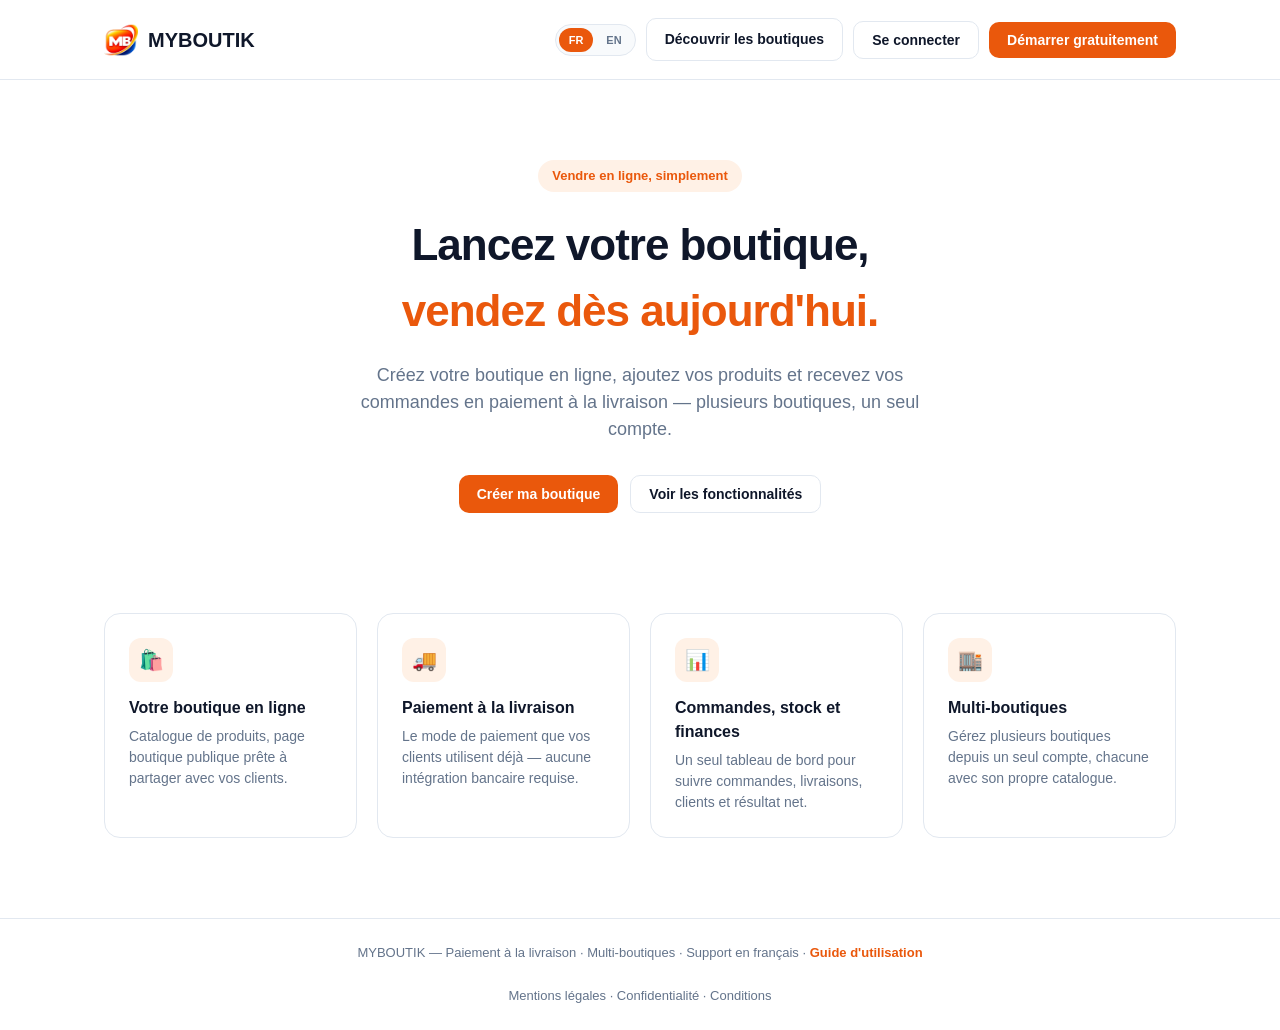
<file: index.html>
<!DOCTYPE html>
<html lang="fr">
<head>
<meta charset="UTF-8">
<meta name="viewport" content="width=device-width, initial-scale=1.0">
<title>MyBoutik — Créez votre boutique en ligne en quelques minutes</title>
<meta name="description" content="MyBoutik permet à tous les commerçants de créer leur boutique en ligne en quelques minutes : catalogue, commandes, livraisons et paiement à la livraison.">
<!-- Carte d'identite pour Google : MyBoutik est une plateforme, pas une boutique. -->
<script type="application/ld+json">
{
  "@context": "https://schema.org",
  "@graph": [
    {
      "@type": "Organization",
      "@id": "https://myboutik.online/#organisation",
      "name": "MyBoutik",
      "alternateName": "MYBOUTIK",
      "url": "https://myboutik.online/",
      "logo": "https://myboutik.online/icon-512.png",
      "description": "Plateforme qui permet à tous les commerçants, partout dans le monde, de créer leur boutique en ligne, de recevoir leurs commandes et de gérer leurs livraisons, avec paiement à la livraison.",
      "email": "contact@myboutik.online",
      "sameAs": ["https://www.facebook.com/myboutik.online"]
    },
    {
      "@type": "WebSite",
      "@id": "https://myboutik.online/#site",
      "name": "MyBoutik",
      "url": "https://myboutik.online/",
      "inLanguage": "fr",
      "publisher": {"@id": "https://myboutik.online/#organisation"}
    }
  ]
}
</script>
<meta property="og:title" content="MYBOUTIK — Vendez en ligne, simplement">
<meta property="og:description" content="Créez votre boutique en ligne, ajoutez vos produits et recevez vos commandes en paiement à la livraison.">
<link rel="canonical" href="https://myboutik.online/">
<meta property="og:url" content="https://myboutik.online/">
<meta property="og:image" content="https://myboutik.online/icon-512.png">
<meta property="og:type" content="website">
<meta name="twitter:card" content="summary">
<meta name="theme-color" content="#ea580c">
<link rel="manifest" href="manifest.json">
<link rel="apple-touch-icon" href="apple-touch-icon.png">
<meta name="mobile-web-app-capable" content="yes">
<meta name="apple-mobile-web-app-capable" content="yes">
<meta name="apple-mobile-web-app-title" content="MyBoutik">
<style>
  :root{
    --blue:#ea580c; --blue-dark:#c2410c; --ink:#0f172a; --gray:#64748b;
    --border:#e2e8f0; --bg:#f8fafc; --green:#16a34a; --green-bg:#ecfdf5;
  }
  *{box-sizing:border-box;margin:0;padding:0}
  html{overflow-x:hidden;max-width:100%}
  body{font-family:-apple-system,'Segoe UI',Roboto,Arial,sans-serif;color:var(--ink);background:#fff;line-height:1.5;overflow-x:hidden;max-width:100%}
  a{color:inherit;text-decoration:none}
  .wrap{max-width:1120px;margin:0 auto;padding:0 24px}
  header{display:flex;align-items:center;justify-content:space-between;padding:18px 0;border-bottom:1px solid var(--border)}
  header .wrap{flex-wrap:wrap;row-gap:12px}
  .logo{display:flex;align-items:center;gap:10px;font-weight:800;font-size:20px}
  .logo .mark{width:34px;height:34px;border-radius:9px;background:linear-gradient(135deg,#fb923c,#c2410c);display:flex;align-items:center;justify-content:center;color:#fff;font-weight:800;font-size:13px;letter-spacing:-1px}
  nav{display:flex;gap:10px;align-items:center;flex-wrap:wrap}
  .btn{border:none;border-radius:10px;padding:10px 18px;font-size:14px;font-weight:600;cursor:pointer;transition:.15s}
  .btn-primary{background:var(--blue);color:#fff}
  .btn-primary:hover{background:var(--blue-dark)}
  .btn-ghost{background:transparent;color:var(--ink);border:1px solid var(--border)}
  .btn-ghost:hover{background:var(--bg)}
  .btn-block{width:100%}
  .hero{text-align:center;padding:80px 24px 60px}
  .badge{display:inline-block;background:#fff1e6;color:var(--blue);font-size:13px;font-weight:600;padding:6px 14px;border-radius:999px;margin-bottom:20px}
  .hero h1{font-size:44px;font-weight:800;letter-spacing:-1px;max-width:760px;margin:0 auto 18px}
  .hero h1 span{color:var(--blue)}
  .hero p{color:var(--gray);font-size:18px;max-width:600px;margin:0 auto 32px}
  .hero-ctas{display:flex;gap:12px;justify-content:center;flex-wrap:wrap}
  .features{display:grid;grid-template-columns:repeat(auto-fit,minmax(240px,1fr));gap:20px;padding:40px 0 80px}
  .card{border:1px solid var(--border);border-radius:16px;padding:24px;background:#fff}
  .card .ic{width:44px;height:44px;border-radius:12px;background:#fff1e6;color:var(--blue);display:flex;align-items:center;justify-content:center;font-size:20px;margin-bottom:14px}
  .card h3{font-size:16px;margin-bottom:6px}
  .card p{color:var(--gray);font-size:14px}
  footer{border-top:1px solid var(--border);padding:24px;text-align:center;color:var(--gray);font-size:13px}

  .overlay{position:fixed;inset:0;background:rgba(15,23,42,.5);display:none;align-items:center;justify-content:center;padding:20px;z-index:50}
  .overlay.open{display:flex}
  #toastContainer{position:fixed;top:18px;left:50%;transform:translateX(-50%);z-index:200;display:flex;flex-direction:column;gap:8px;align-items:center;pointer-events:none;max-width:90vw}
  .toast{pointer-events:auto;padding:12px 20px;border-radius:10px;font-size:14px;font-weight:600;box-shadow:0 6px 18px rgba(15,23,42,.15);max-width:440px;text-align:center;opacity:0;transform:translateY(-8px);transition:opacity .2s,transform .2s}
  .toast.show{opacity:1;transform:translateY(0)}
  .toast-success{background:#dcfce7;color:#166534;border:1px solid #86efac}
  .toast-error{background:#fee2e2;color:#991b1b;border:1px solid #fecaca}
  .toast-info{background:#eff6ff;color:#1e40af;border:1px solid #bfdbfe}
  .modal{background:#fff;border-radius:18px;max-width:400px;width:100%;padding:32px;position:relative}
  .modal .close{position:absolute;top:14px;right:16px;border:none;background:none;font-size:20px;cursor:pointer;color:var(--gray)}
  .modal h2{font-size:22px;margin-bottom:6px}
  .modal .sub{color:var(--gray);font-size:14px;margin-bottom:22px}
  .field{margin-bottom:14px}
  .field label{display:block;font-size:13px;font-weight:600;margin-bottom:6px}
  .field input{width:100%;padding:11px 12px;border:1px solid var(--border);border-radius:10px;font-size:14px}
  .field input:focus{outline:2px solid var(--blue);border-color:transparent}
  .password-wrap{position:relative}
  .password-wrap input{padding-right:42px}
  .pw-toggle{position:absolute;right:6px;top:50%;transform:translateY(-50%);background:none;border:none;cursor:pointer;font-size:17px;padding:6px;line-height:1}
  .msg{font-size:13px;border-radius:10px;padding:10px 12px;margin-bottom:14px}
  .msg.error{background:#fef2f2;color:#b91c1c}
  .msg.success{background:var(--green-bg);color:#15803d}
  .switch{text-align:center;font-size:13px;color:var(--gray);margin-top:16px}
  .switch a{color:var(--blue);font-weight:600;cursor:pointer}
  .verify-box{background:var(--green-bg);border-radius:14px;padding:24px;text-align:center}
  .verify-box .ic{width:44px;height:44px;border-radius:12px;background:#fff;color:var(--green);display:flex;align-items:center;justify-content:center;margin:0 auto 14px;font-size:20px}
  .verify-box strong{word-break:break-all}
  .dev-link{margin-top:14px;font-size:12px;word-break:break-all;background:#fff;border-radius:8px;padding:8px;color:var(--gray)}
  .lang-switch{display:flex;gap:3px;background:var(--bg);border:1px solid var(--border);border-radius:999px;padding:3px}
  .lang-switch button{background:none;color:var(--gray);border:none;padding:6px 10px;font-size:11px;font-weight:700;border-radius:999px;cursor:pointer}
  .lang-switch button.active{background:var(--blue);color:#fff}
  #installBtn{display:none}
</style>
</head>
<body>

<header>
  <div class="wrap" style="display:flex;align-items:center;justify-content:space-between;width:100%">
    <div class="logo"><img class="mark" src="logo-mark.png" alt="MYBOUTIK" style="background:none;border-radius:0;box-shadow:none;object-fit:contain"> MYBOUTIK</div>
    <nav>
      <div class="lang-switch"><button type="button" id="langFr" onclick="setLang('fr')">FR</button><button type="button" id="langEn" onclick="setLang('en')">EN</button></div>
      <button class="btn btn-ghost" onclick="installApp()" id="installBtn">📲 <span id="installBtnText"></span></button>
      <a class="btn btn-ghost" href="directory/index.html" id="navDirectoryBtn">Découvrir les boutiques</a>
      <button class="btn btn-ghost" onclick="openAuth('login')" id="navLoginBtn">Se connecter</button>
      <button class="btn btn-primary" onclick="openAuth('register')" id="navRegisterBtn">Démarrer gratuitement</button>
    </nav>
  </div>
</header>

<section class="hero">
  <div class="badge" id="heroBadge">Vendre en ligne, simplement</div>
  <h1 id="heroTitle">Lancez votre boutique,<br><span id="heroTitleSpan">vendez dès aujourd'hui.</span></h1>
  <p id="heroDesc">Créez votre boutique en ligne, ajoutez vos produits et recevez vos commandes en paiement à la livraison — plusieurs boutiques, un seul compte.</p>
  <div class="hero-ctas">
    <button class="btn btn-primary" onclick="openAuth('register')" id="heroCreateBtn">Créer ma boutique</button>
    <button class="btn btn-ghost" onclick="document.getElementById('features').scrollIntoView({behavior:'smooth'})" id="heroFeaturesBtn">Voir les fonctionnalités</button>
  </div>
</section>

<div class="wrap">
  <div class="features" id="features">
    <div class="card"><div class="ic">🛍️</div><h3 id="feat1Title">Votre boutique en ligne</h3><p id="feat1Desc">Catalogue de produits, page boutique publique prête à partager avec vos clients.</p></div>
    <div class="card"><div class="ic">🚚</div><h3 id="feat2Title">Paiement à la livraison</h3><p id="feat2Desc">Le mode de paiement que vos clients utilisent déjà — aucune intégration bancaire requise.</p></div>
    <div class="card"><div class="ic">📊</div><h3 id="feat3Title">Commandes, stock et finances</h3><p id="feat3Desc">Un seul tableau de bord pour suivre commandes, livraisons, clients et résultat net.</p></div>
    <div class="card"><div class="ic">🏬</div><h3 id="feat4Title">Multi-boutiques</h3><p id="feat4Desc">Gérez plusieurs boutiques depuis un seul compte, chacune avec son propre catalogue.</p></div>
  </div>
</div>

<footer id="footerText">MYBOUTIK — Paiement à la livraison · Multi-boutiques · Support en français · <a href="guide.html" style="color:var(--blue);font-weight:600" id="footerGuideLink">Guide d'utilisation</a></footer>

<!-- ============ Auth modal ============ -->
<div style="text-align:center;font-size:13px;padding:0 16px 24px;color:var(--gray)"><a href="mentions-legales.html" style="color:var(--gray)">Mentions légales</a> · <a href="confidentialite.html" style="color:var(--gray)">Confidentialité</a> · <a href="conditions.html" style="color:var(--gray)">Conditions</a></div>

<div class="overlay" id="authOverlay">
  <div class="modal">
    <button class="close" onclick="closeAuth()">✕</button>

    <div id="viewLogin">
      <h2 id="loginTitle">Se connecter</h2>
      <div class="sub" id="loginSub">Accédez à vos boutiques</div>
      <div id="loginMsg"></div>
      <div class="field"><label id="loginEmailLabel">Email</label><input type="email" id="loginEmail" autocomplete="email"></div>
      <div class="field"><label id="loginPasswordLabel">Mot de passe</label>
        <div class="password-wrap"><input type="password" id="loginPassword" autocomplete="current-password">
          <button type="button" class="pw-toggle" onclick="togglePasswordVisibility('loginPassword', this)">🙈</button></div>
      </div>
      <button class="btn btn-primary btn-block" onclick="doLogin()" id="loginSubmitBtn">Se connecter</button>
      <div style="text-align:center;margin-top:10px"><a onclick="openAuth('forgot')" style="font-size:13px;cursor:pointer" id="forgotPasswordLink">Mot de passe oublié ?</a></div>
      <div class="switch" id="loginSwitch">Pas encore de compte ? <a onclick="openAuth('register')">Créer un compte</a></div>
    </div>

    <div id="viewRegister" style="display:none">
      <h2 id="registerTitle">Créer un compte</h2>
      <div class="sub" id="registerSub">Lancez votre boutique en quelques minutes</div>
      <div id="registerMsg"></div>
      <div class="field"><label id="regNameLabel">Nom complet</label><input type="text" id="regName" autocomplete="name"></div>
      <div class="field"><label id="regEmailLabel">Email</label><input type="email" id="regEmail" autocomplete="email"></div>
      <div class="field"><label id="regPasswordLabel">Mot de passe</label>
        <div class="password-wrap"><input type="password" id="regPassword" autocomplete="new-password">
          <button type="button" class="pw-toggle" onclick="togglePasswordVisibility('regPassword', this)">🙈</button></div>
      </div>
      <div style="font-size:12px;color:var(--gray);margin-bottom:12px">En créant un compte, vous acceptez les <a href="conditions.html" target="_blank" rel="noopener">conditions d'utilisation</a> et la <a href="confidentialite.html" target="_blank" rel="noopener">politique de confidentialité</a>.</div>
      <button class="btn btn-primary btn-block" onclick="doRegister()" id="registerSubmitBtn">Créer mon compte</button>
      <div class="switch" id="registerSwitch">Déjà un compte ? <a onclick="openAuth('login')">Se connecter</a></div>
    </div>

    <div id="viewPending" style="display:none">
      <h2 id="pendingTitle">Créer un compte</h2>
      <div class="sub" id="pendingSub">Lancez votre boutique en quelques minutes</div>
      <div class="verify-box">
        <div class="ic">✉️</div>
        <div style="font-weight:700;margin-bottom:8px" id="pendingVerifyTitle">Vérifiez votre email</div>
        <div style="color:var(--gray);font-size:14px" id="pendingVerifyText">Nous avons envoyé un lien de confirmation à<br><strong id="pendingEmail"></strong></div>
        <div id="pendingDevLink" class="dev-link" style="display:none"></div>
      </div>
      <div style="text-align:center;font-size:13px;color:var(--gray);margin-top:16px" id="pendingNoEmailText">Pas d'email reçu ? Vérifiez votre dossier spam.</div>
      <button class="btn btn-ghost btn-block" style="margin-top:10px" onclick="resendVerification()" id="pendingResendBtn">Renvoyer l'email de confirmation</button>
      <div class="switch" id="pendingSwitch">Déjà un compte ? <a onclick="openAuth('login')">Se connecter</a></div>
    </div>

    <div id="viewVerify" style="display:none">
      <h2 id="verifyTitle">Vérification de l'email</h2>
      <div id="verifyMsg"></div>
      <button class="btn btn-primary btn-block" onclick="openAuth('login')" id="verifySubmitBtn">Se connecter</button>
    </div>

    <div id="viewForgot" style="display:none">
      <h2 id="forgotTitle">Mot de passe oublié</h2>
      <div class="sub" id="forgotSub">On vous envoie un lien pour en choisir un nouveau</div>
      <div id="forgotMsg"></div>
      <div class="field"><label id="forgotEmailLabel">Email</label><input type="email" id="forgotEmail" autocomplete="email"></div>
      <button class="btn btn-primary btn-block" onclick="doForgotPassword()" id="forgotSubmitBtn">Envoyer le lien</button>
      <div class="switch" id="forgotSwitch">Retour à <a onclick="openAuth('login')">la connexion</a></div>
    </div>

    <div id="viewReset" style="display:none">
      <h2 id="resetTitle">Nouveau mot de passe</h2>
      <div id="resetMsg"></div>
      <div class="field"><label id="resetPasswordLabel">Nouveau mot de passe</label>
        <div class="password-wrap"><input type="password" id="resetPassword" autocomplete="new-password">
          <button type="button" class="pw-toggle" onclick="togglePasswordVisibility('resetPassword', this)">🙈</button></div>
      </div>
      <button class="btn btn-primary btn-block" onclick="doResetPassword()" id="resetSubmitBtn">Réinitialiser le mot de passe</button>
    </div>
  </div>
</div>
<div id="toastContainer"></div>

<script src="config.js"></script>
<script src="install.js"></script>
<script>
const API_URL = window.MYBOUTIK_API_URL || 'http://localhost:8000';

// ============================================================
// TRADUCTION (FR/EN) - textes fixes de la page marketing/auth. Les
// messages serveur sont deja traduits via l'entete X-Lang envoye par
// api() (voir t()/EN_DICT dans index.php).
// ============================================================
let LANG = localStorage.getItem('myboutik_marketing_lang') === 'en' ? 'en' : 'fr';
const I18N = {
  fr: {
    nav_login: 'Se connecter', nav_register: 'Démarrer gratuitement', nav_directory: 'Découvrir les boutiques',
    hero_badge: 'Vendre en ligne, simplement',
    hero_title: 'Lancez votre boutique,', hero_title_span: 'vendez dès aujourd\'hui.',
    hero_desc: 'Créez votre boutique en ligne, ajoutez vos produits et recevez vos commandes en paiement à la livraison — plusieurs boutiques, un seul compte.',
    hero_create_btn: 'Créer ma boutique', hero_features_btn: 'Voir les fonctionnalités',
    feat1_title: 'Votre boutique en ligne', feat1_desc: 'Catalogue de produits, page boutique publique prête à partager avec vos clients.',
    feat2_title: 'Paiement à la livraison', feat2_desc: 'Le mode de paiement que vos clients utilisent déjà — aucune intégration bancaire requise.',
    feat3_title: 'Commandes, stock et finances', feat3_desc: 'Un seul tableau de bord pour suivre commandes, livraisons, clients et résultat net.',
    feat4_title: 'Multi-boutiques', feat4_desc: 'Gérez plusieurs boutiques depuis un seul compte, chacune avec son propre catalogue.',
    footer_text: 'MYBOUTIK — Paiement à la livraison · Multi-boutiques · Support en français · ',
    footer_guide_link: 'Guide d\'utilisation',
    login_title: 'Se connecter', login_sub: 'Accédez à vos boutiques',
    label_email: 'Email', label_password: 'Mot de passe',
    login_submit: 'Se connecter',
    login_switch_prefix: 'Pas encore de compte ? ', login_switch_link: 'Créer un compte',
    forgot_password_link: 'Mot de passe oublié ?',
    forgot_title: 'Mot de passe oublié',
    forgot_sub: 'On vous envoie un lien pour en choisir un nouveau',
    forgot_submit: 'Envoyer le lien',
    forgot_switch_prefix: 'Retour à ', forgot_switch_link: 'la connexion',
    reset_title: 'Nouveau mot de passe',
    label_new_password_short: 'Nouveau mot de passe',
    reset_submit: 'Réinitialiser le mot de passe',
    register_title: 'Créer un compte', register_sub: 'Lancez votre boutique en quelques minutes',
    label_full_name: 'Nom complet',
    register_submit: 'Créer mon compte',
    register_switch_prefix: 'Déjà un compte ? ', register_switch_link: 'Se connecter',
    pending_verify_title: 'Vérifiez votre email',
    pending_verify_text: 'Nous avons envoyé un lien de confirmation à',
    pending_no_email: 'Pas d\'email reçu ? Vérifiez votre dossier spam.',
    pending_resend_btn: 'Renvoyer l\'email de confirmation',
    verify_title: 'Vérification de l\'email',
    server_unreachable: 'Impossible de contacter le serveur.',
    dev_mode_link_prefix: 'Mode developpement — lien direct : ',
    resend_fallback: 'Si un compte existe avec cet email, un nouveau lien vient d\'etre envoye.',
    team_invite_message: 'Vous avez ete invite(e) a rejoindre une boutique. Connectez-vous (ou creez un compte avec la meme adresse email) pour la rejoindre automatiquement.',
    session_expired_message: 'Votre session a expire. Reconnectez-vous pour continuer.',
    install_btn: 'Installer l\'appli', installed_toast: 'MYBOUTIK est maintenant installé sur votre appareil !',
  },
  en: {
    nav_login: 'Log in', nav_register: 'Start for free', nav_directory: 'Discover shops',
    hero_badge: 'Sell online, simply',
    hero_title: 'Launch your shop,', hero_title_span: 'sell starting today.',
    hero_desc: 'Create your online shop, add your products, and receive orders with cash on delivery — several shops, one account.',
    hero_create_btn: 'Create my shop', hero_features_btn: 'See the features',
    feat1_title: 'Your online shop', feat1_desc: 'Product catalog, a public shop page ready to share with your customers.',
    feat2_title: 'Cash on delivery', feat2_desc: 'The payment method your customers already use — no bank integration required.',
    feat3_title: 'Orders, stock, and finances', feat3_desc: 'One dashboard to track orders, deliveries, customers, and net income.',
    feat4_title: 'Multiple shops', feat4_desc: 'Manage several shops from one account, each with its own catalog.',
    footer_text: 'MYBOUTIK — Cash on delivery · Multiple shops · Support in French · ',
    footer_guide_link: 'User guide',
    login_title: 'Log in', login_sub: 'Access your shops',
    label_email: 'Email', label_password: 'Password',
    login_submit: 'Log in',
    login_switch_prefix: 'No account yet? ', login_switch_link: 'Create an account',
    forgot_password_link: 'Forgot your password?',
    forgot_title: 'Forgot password',
    forgot_sub: 'We\'ll send you a link to choose a new one',
    forgot_submit: 'Send the link',
    forgot_switch_prefix: 'Back to ', forgot_switch_link: 'login',
    reset_title: 'New password',
    label_new_password_short: 'New password',
    reset_submit: 'Reset password',
    register_title: 'Create an account', register_sub: 'Launch your shop in a few minutes',
    label_full_name: 'Full name',
    register_submit: 'Create my account',
    register_switch_prefix: 'Already have an account? ', register_switch_link: 'Log in',
    pending_verify_title: 'Check your email',
    pending_verify_text: 'We sent a confirmation link to',
    pending_no_email: 'No email received? Check your spam folder.',
    pending_resend_btn: 'Resend confirmation email',
    verify_title: 'Email verification',
    server_unreachable: 'Unable to reach the server.',
    dev_mode_link_prefix: 'Development mode — direct link: ',
    resend_fallback: 'If an account exists with this email, a new link has just been sent.',
    team_invite_message: 'You have been invited to join a shop. Log in (or create an account with the same email address) to join it automatically.',
    session_expired_message: 'Your session has expired. Please log in again to continue.',
    install_btn: 'Install app', installed_toast: 'MYBOUTIK is now installed on your device!',
  },
};
function t(key) { return (I18N[LANG] && I18N[LANG][key]) ?? I18N.fr[key] ?? key; }
function setLang(lang) {
  LANG = lang === 'en' ? 'en' : 'fr';
  localStorage.setItem('myboutik_marketing_lang', LANG);
  applyStaticTranslations();
}
function applyStaticTranslations() {
  document.documentElement.lang = LANG;
  document.getElementById('langFr').classList.toggle('active', LANG === 'fr');
  document.getElementById('langEn').classList.toggle('active', LANG === 'en');
  document.getElementById('navDirectoryBtn').textContent = t('nav_directory');
  document.getElementById('installBtnText').textContent = t('install_btn');
  document.getElementById('navLoginBtn').textContent = t('nav_login');
  document.getElementById('navRegisterBtn').textContent = t('nav_register');
  document.getElementById('heroBadge').textContent = t('hero_badge');
  document.getElementById('heroTitle').firstChild.textContent = t('hero_title');
  document.getElementById('heroTitleSpan').textContent = t('hero_title_span');
  document.getElementById('heroDesc').textContent = t('hero_desc');
  document.getElementById('heroCreateBtn').textContent = t('hero_create_btn');
  document.getElementById('heroFeaturesBtn').textContent = t('hero_features_btn');
  document.getElementById('feat1Title').textContent = t('feat1_title');
  document.getElementById('feat1Desc').textContent = t('feat1_desc');
  document.getElementById('feat2Title').textContent = t('feat2_title');
  document.getElementById('feat2Desc').textContent = t('feat2_desc');
  document.getElementById('feat3Title').textContent = t('feat3_title');
  document.getElementById('feat3Desc').textContent = t('feat3_desc');
  document.getElementById('feat4Title').textContent = t('feat4_title');
  document.getElementById('feat4Desc').textContent = t('feat4_desc');
  document.getElementById('footerText').firstChild.textContent = t('footer_text');
  document.getElementById('footerGuideLink').textContent = t('footer_guide_link');
  document.getElementById('loginTitle').textContent = t('login_title');
  document.getElementById('loginSub').textContent = t('login_sub');
  document.getElementById('loginEmailLabel').textContent = t('label_email');
  document.getElementById('loginPasswordLabel').textContent = t('label_password');
  document.getElementById('loginSubmitBtn').textContent = t('login_submit');
  document.getElementById('loginSwitch').innerHTML = t('login_switch_prefix')+'<a onclick="openAuth(\'register\')">'+t('login_switch_link')+'</a>';
  document.getElementById('forgotPasswordLink').textContent = t('forgot_password_link');
  document.getElementById('forgotTitle').textContent = t('forgot_title');
  document.getElementById('forgotSub').textContent = t('forgot_sub');
  document.getElementById('forgotEmailLabel').textContent = t('label_email');
  document.getElementById('forgotSubmitBtn').textContent = t('forgot_submit');
  document.getElementById('forgotSwitch').innerHTML = t('forgot_switch_prefix')+'<a onclick="openAuth(\'login\')">'+t('forgot_switch_link')+'</a>';
  document.getElementById('resetTitle').textContent = t('reset_title');
  document.getElementById('resetPasswordLabel').textContent = t('label_new_password_short');
  document.getElementById('resetSubmitBtn').textContent = t('reset_submit');
  document.getElementById('registerTitle').textContent = t('register_title');
  document.getElementById('registerSub').textContent = t('register_sub');
  document.getElementById('regNameLabel').textContent = t('label_full_name');
  document.getElementById('regEmailLabel').textContent = t('label_email');
  document.getElementById('regPasswordLabel').textContent = t('label_password');
  document.getElementById('registerSubmitBtn').textContent = t('register_submit');
  document.getElementById('registerSwitch').innerHTML = t('register_switch_prefix')+'<a onclick="openAuth(\'login\')">'+t('register_switch_link')+'</a>';
  document.getElementById('pendingTitle').textContent = t('register_title');
  document.getElementById('pendingSub').textContent = t('register_sub');
  document.getElementById('pendingVerifyTitle').textContent = t('pending_verify_title');
  document.getElementById('pendingVerifyText').firstChild.textContent = t('pending_verify_text');
  document.getElementById('pendingNoEmailText').textContent = t('pending_no_email');
  document.getElementById('pendingResendBtn').textContent = t('pending_resend_btn');
  document.getElementById('pendingSwitch').innerHTML = t('register_switch_prefix')+'<a onclick="openAuth(\'login\')">'+t('register_switch_link')+'</a>';
  document.getElementById('verifyTitle').textContent = t('verify_title');
  document.getElementById('verifySubmitBtn').textContent = t('login_submit');
}


function api(path, opts) {
  opts = opts || {};
  const headers = Object.assign({'Content-Type':'application/json','X-Lang':LANG}, opts.headers||{});
  return fetch(API_URL+path, Object.assign({}, opts, {headers}))
    .then(r => r.json().then(data => ({status:r.status, data})))
    .catch(() => ({status:0, data:{success:false, message:t('server_unreachable')}}));
}

function openAuth(view) {
  document.getElementById('authOverlay').classList.add('open');
  showView(view);
}
function closeAuth() { document.getElementById('authOverlay').classList.remove('open'); }
function showToast(message, type) {
  type = type || 'info';
  const container = document.getElementById('toastContainer');
  if (!container) { window.alert(message); return; }
  const el = document.createElement('div');
  el.className = 'toast toast-'+type;
  el.textContent = message;
  container.appendChild(el);
  requestAnimationFrame(() => el.classList.add('show'));
  setTimeout(() => {
    el.classList.remove('show');
    setTimeout(() => el.remove(), 250);
  }, 4000);
}
function showView(view) {
  ['Login','Register','Pending','Verify','Forgot','Reset'].forEach(v => {
    document.getElementById('view'+v).style.display = (v.toLowerCase() === view) ? 'block' : 'none';
  });
}

function setMsg(id, text, type) {
  const el = document.getElementById(id);
  el.innerHTML = text ? '<div class="msg '+type+'">'+text+'</div>' : '';
}

// Si l'URL contient ?team_invite=TOKEN (lien envoye par un proprietaire de
// boutique), on rejoint automatiquement l'equipe juste apres connexion -
// que la personne ait deja un compte ou vienne d'en creer un (elle passe de
// toute facon par la connexion a la fin des deux parcours).
function acceptTeamInviteIfPresent(token) {
  const inviteToken = new URLSearchParams(window.location.search).get('team_invite');
  if (!inviteToken) return Promise.resolve();
  return fetch(API_URL+'/team?action=accept_invite', {
    method:'POST', headers:{'Content-Type':'application/json','Authorization':'Bearer '+token},
    body: JSON.stringify({token: inviteToken}),
  }).catch(() => {});
}
// L'icone reflete l'etat ACTUEL du champ : 🙈 = actuellement masque
// (cliquer pour reveler), 👁️ = actuellement visible (cliquer pour masquer).
function togglePasswordVisibility(inputId, btn) {
  const input = document.getElementById(inputId);
  const reveal = input.type === 'password';
  input.type = reveal ? 'text' : 'password';
  btn.textContent = reveal ? '👁️' : '🙈';
}
function doLogin() {
  const email = document.getElementById('loginEmail').value.trim();
  const password = document.getElementById('loginPassword').value;
  setMsg('loginMsg','','');
  api('/auth?action=login', {method:'POST', body:JSON.stringify({email,password})}).then(({data}) => {
    if (!data.success) return setMsg('loginMsg', data.message, 'error');
    localStorage.setItem('myboutik_token', data.data.token);
    localStorage.setItem('myboutik_user', JSON.stringify(data.data.user));
    acceptTeamInviteIfPresent(data.data.token).then(() => { window.location.href = 'dashboard/index.html'; });
  });
}

function doForgotPassword() {
  const email = document.getElementById('forgotEmail').value.trim();
  const page_url = window.location.origin + window.location.pathname;
  setMsg('forgotMsg','','');
  api('/auth?action=forgot_password', {method:'POST', body:JSON.stringify({email, page_url})}).then(({data}) => {
    setMsg('forgotMsg', data.message, data.success ? 'success' : 'error');
  });
}
function doResetPassword() {
  const new_password = document.getElementById('resetPassword').value;
  setMsg('resetMsg','','');
  api('/auth?action=reset_password', {method:'POST', body:JSON.stringify({token:window.__resetToken, new_password})}).then(({data}) => {
    setMsg('resetMsg', data.message, data.success ? 'success' : 'error');
    if (data.success) {
      document.getElementById('resetSubmitBtn').style.display = 'none';
      document.getElementById('resetPassword').disabled = true;
      setTimeout(() => openAuth('login'), 1800);
    }
  });
}
function checkResetToken() {
  const token = new URLSearchParams(window.location.search).get('reset_token');
  if (!token) return;
  window.__resetToken = token;
  openAuth('reset');
}

function doRegister() {
  const full_name = document.getElementById('regName').value.trim();
  const email = document.getElementById('regEmail').value.trim();
  const password = document.getElementById('regPassword').value;
  setMsg('registerMsg','','');
  const page_url = window.location.origin + window.location.pathname;
  const ref = sessionStorage.getItem('myboutik_ref') || '';
  api('/auth?action=register', {method:'POST', body:JSON.stringify({full_name,email,password,page_url,ref})}).then(({data}) => {
    if (!data.success) return setMsg('registerMsg', data.message, 'error');
    document.getElementById('pendingEmail').textContent = data.data.email;
    const devLink = document.getElementById('pendingDevLink');
    if (data.data.verify_link_dev_only) {
      devLink.style.display = 'block';
      devLink.innerHTML = t('dev_mode_link_prefix')+'<a href="'+data.data.verify_link_dev_only+'">'+data.data.verify_link_dev_only+'</a>';
    } else {
      devLink.style.display = 'none';
    }
    showView('pending');
  });
}

function resendVerification() {
  const email = document.getElementById('pendingEmail').textContent;
  const page_url = window.location.origin + window.location.pathname;
  api('/auth?action=resend', {method:'POST', body:JSON.stringify({email,page_url})}).then(({data}) => {
    showToast(data.message || t('resend_fallback'), 'info');
  });
}

function checkVerifyToken() {
  const params = new URLSearchParams(window.location.search);
  const token = params.get('verify');
  if (!token) return;
  openAuth('verify');
  api('/auth?action=verify', {method:'POST', body:JSON.stringify({token})}).then(({data}) => {
    setMsg('verifyMsg', data.message, data.success ? 'success' : 'error');
  });
}
applyStaticTranslations();
checkVerifyToken();
checkResetToken();

// Lien d'affiliation (?ref=CODE) : memorise le code pour l'inscription et
// compte le clic aupres du parrain, une seule fois par visite de session.
function checkReferralCode() {
  const code = new URLSearchParams(window.location.search).get('ref');
  if (!code) return;
  sessionStorage.setItem('myboutik_ref', code);
  if (!sessionStorage.getItem('myboutik_ref_counted')) {
    sessionStorage.setItem('myboutik_ref_counted', '1');
    api('/auth?action=track_ref_click', {method:'POST', body:JSON.stringify({code})});
  }
}
checkReferralCode();

// Deja connecte ? on evite de re-proposer la page marketing (mais on traite
// d'abord une invitation d'equipe presente dans l'URL, le cas echeant).
if (localStorage.getItem('myboutik_token') && !new URLSearchParams(window.location.search).get('verify') && !new URLSearchParams(window.location.search).get('reset_token')) {
  acceptTeamInviteIfPresent(localStorage.getItem('myboutik_token')).then(() => { window.location.href = 'dashboard/index.html'; });
}
if (new URLSearchParams(window.location.search).get('team_invite') && !localStorage.getItem('myboutik_token')) {
  openAuth('login');
  setMsg('loginMsg', t('team_invite_message'), 'success');
}
// Renvoye ici par le tableau de bord quand une requete recoit un 401
// (session expiree/invalide) - explique pourquoi on atterrit sur cette
// page au lieu de laisser l'utilisateur croire a un bug silencieux.
if (new URLSearchParams(window.location.search).get('session_expired')) {
  openAuth('login');
  setMsg('loginMsg', t('session_expired_message'), 'error');
}

// Bouton "Installer l'appli" : voir install.js.
if ('serviceWorker' in navigator) {
  window.addEventListener('load', () => { navigator.serviceWorker.register('sw.js').catch(() => {}); });
}
</script>
</body>
</html>
</file>
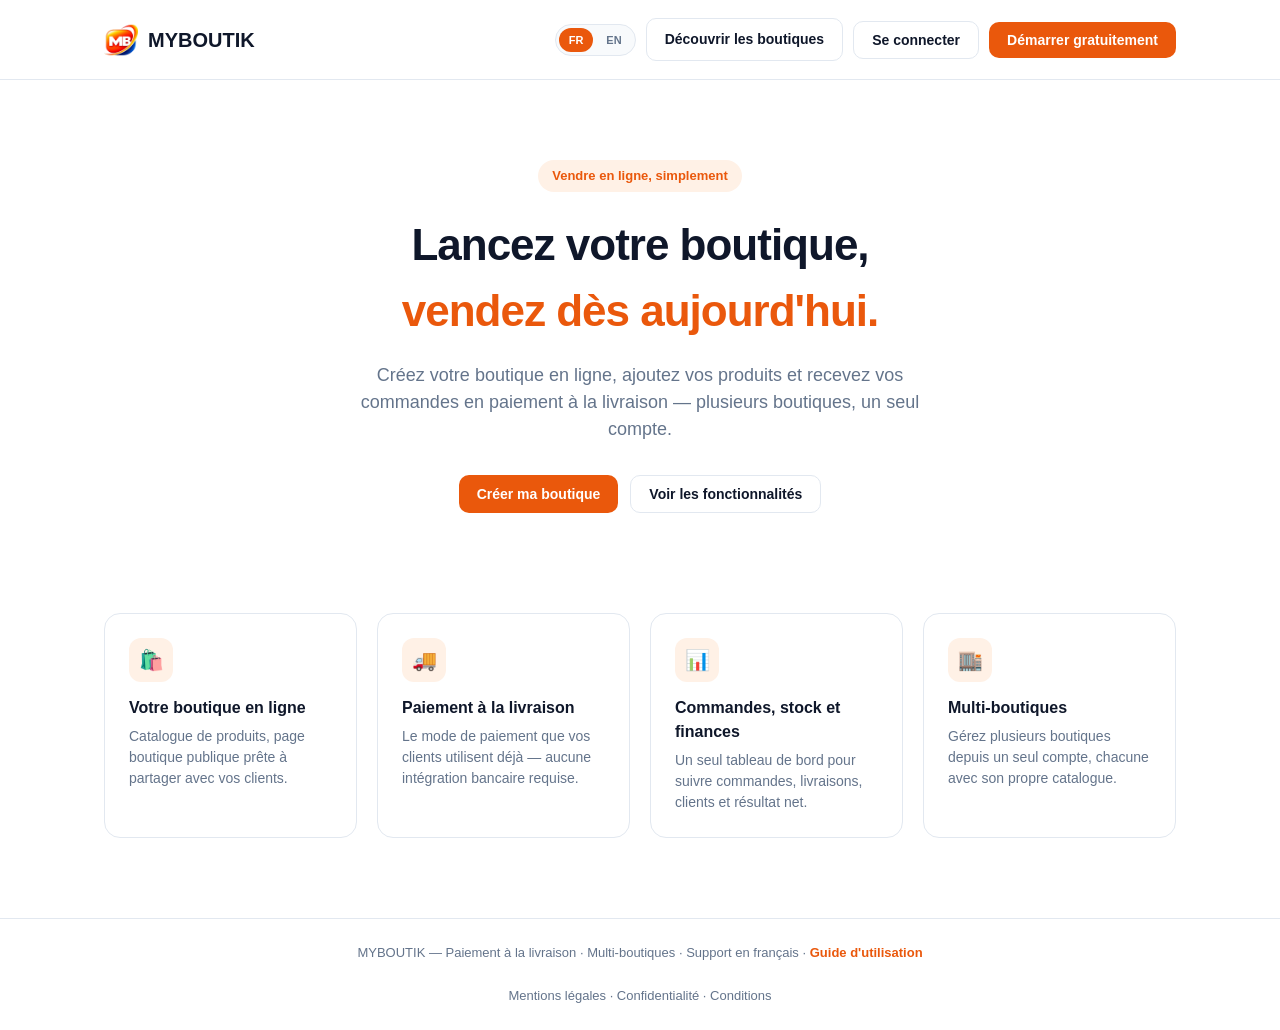
<file: dashboard/index.html>
<!DOCTYPE html>
<html lang="fr">
<head>
<meta charset="UTF-8">
<meta name="viewport" content="width=device-width, initial-scale=1.0">
<title>MYBOUTIK — Tableau de bord</title>
<meta name="robots" content="noindex, nofollow">
<meta name="theme-color" content="#ea580c">
<link rel="manifest" href="manifest.json">
<link rel="apple-touch-icon" href="apple-touch-icon.png">
<meta name="mobile-web-app-capable" content="yes">
<meta name="apple-mobile-web-app-capable" content="yes">
<meta name="apple-mobile-web-app-title" content="MyBoutik">
<style>
  :root{
    --blue:#ea580c; --blue-dark:#c2410c; --ink:#0f172a; --gray:#64748b;
    --border:#e2e8f0; --bg:#f8fafc; --green:#16a34a; --green-bg:#ecfdf5;
    --red:#dc2626; --red-bg:#fef2f2; --amber:#d97706; --amber-bg:#fffbeb;
  }
  *{box-sizing:border-box;margin:0;padding:0}
  html,body{height:100%}
  html{overflow-x:hidden;max-width:100%}
  body{font-family:-apple-system,'Segoe UI',Roboto,Arial,sans-serif;color:var(--ink);background:var(--bg);overflow:hidden;max-width:100%}
  a{color:inherit;text-decoration:none}
  button,select,input,textarea{font-family:inherit}
  #app{display:flex;height:100vh}

  /* Sidebar : hauteur fixe (100vh), defile independamment du contenu -
     seule la liste de liens (nav.side-nav) scrolle si elle deborde, le
     logo/le selecteur de boutique en haut restent toujours visibles. */
  #sidebar{width:230px;height:100vh;background:#fff;border-right:1px solid var(--border);flex-shrink:0;display:flex;flex-direction:column}
  .side-top{padding:16px;border-bottom:1px solid var(--border)}
  .side-top .logo{display:flex;align-items:center;gap:8px;font-weight:800;font-size:15px;margin-bottom:10px}
  .side-top .mark{width:26px;height:26px;border-radius:7px;background:linear-gradient(135deg,#fb923c,#c2410c);display:flex;align-items:center;justify-content:center;color:#fff;font-weight:800;font-size:10px;letter-spacing:-1px}
  select#boutiqueSwitch{width:100%;padding:8px;border-radius:8px;border:1px solid var(--border);font-size:13px}
  .side-back{display:block;padding:10px 16px;font-size:13px;color:var(--gray);border-bottom:1px solid var(--border)}
  .side-back:hover{background:var(--bg)}
  nav.side-nav{flex:1;overflow-y:auto;padding:8px}
  .side-group{font-size:11px;text-transform:uppercase;color:var(--gray);font-weight:700;padding:14px 12px 4px}
  .side-link{display:flex;align-items:center;gap:8px;padding:9px 12px;border-radius:8px;font-size:14px;color:var(--ink);cursor:pointer}
  .side-link:hover{background:var(--bg)}
  .side-link.active{background:#fff1e6;color:var(--blue);font-weight:600}
  .side-sub{padding-left:26px}

  /* Topbar + content : le topbar reste fixe (flex-shrink:0, ne scrolle
     jamais), seul #content defile - meme principe que la barre laterale. */
  #main{flex:1;display:flex;flex-direction:column;min-width:0;height:100vh;overflow:hidden}
  #topbar{display:flex;align-items:center;justify-content:space-between;padding:12px 24px;background:#fff;border-bottom:1px solid var(--border);flex-shrink:0;overflow-x:hidden}
  #topbar h1{font-size:16px}
  .top-actions{display:flex;gap:8px;align-items:center}
  /* overflow-x:hidden explicite (pas juste hidden sur html/body) : sans ca,
     overflow-y:auto donne implicitement overflow-x:auto d'apres la
     specification CSS, ce qui laissait #content s'elargir/se faire
     "panner" horizontalement des qu'un enfant (bouton non enveloppant,
     valeur trop longue...) depassait sa largeur - meme derriere un
     overflow:hidden sur body. Ici, un tel contenu est simplement rogne au
     lieu de pousser toute la page vers la droite. */
  #content{padding:24px;flex:1;max-width:1200px;width:100%;margin:0 auto;overflow-y:auto;overflow-x:hidden}

  .btn{border:none;border-radius:10px;padding:9px 16px;font-size:14px;font-weight:600;cursor:pointer}
  .btn-primary{background:var(--blue);color:#fff}
  .btn-primary:hover{background:var(--blue-dark)}
  .btn-ghost{background:#fff;color:var(--ink);border:1px solid var(--border)}
  .btn-ghost:hover{background:var(--bg)}
  .btn-danger{background:var(--red-bg);color:var(--red)}
  .btn-sm{padding:6px 10px;font-size:13px;border-radius:8px}

  h2.page-title{font-size:22px;margin-bottom:4px}
  .page-sub{color:var(--gray);font-size:14px;margin-bottom:20px}
  /* Cadre "premium" de l'accueil - meme technique de bordure en degrade
     que le panneau admin (double background : fond blanc + degrade,
     recadres l'un sur padding-box et l'autre sur border-box) pour un
     effet plus soigne qu'une simple bordure plate. */
  .home-hero{
    background:#fff;border:2px solid transparent;
    background-image:linear-gradient(#fff,#fff),linear-gradient(135deg,#fb923c 0%,var(--blue) 45%,var(--blue-dark) 100%);
    background-origin:border-box;background-clip:padding-box,border-box;
    border-radius:18px;padding:26px;margin-bottom:20px;
    box-shadow:0 16px 36px -18px rgba(194,65,12,.35);
    text-align:center;
  }
  .home-hero .page-title{margin-bottom:8px;text-transform:uppercase;letter-spacing:.02em}
  .home-boutique-name{color:var(--blue)}
  .row-between{display:flex;align-items:center;justify-content:space-between;flex-wrap:wrap;gap:12px;margin-bottom:20px}

  .kpi-grid{display:grid;grid-template-columns:repeat(auto-fit,minmax(200px,1fr));gap:16px;margin-bottom:20px}
  /* min-width:0 : sans ca, une grille a colonnes egales (1fr) grandit quand
     meme au-dela de sa largeur disponible si le contenu d'une case (ex: un
     montant "357 400 XOF" qui ne se coupe pas) est plus large que sa part -
     exactement ce qui a pousse toute la page a deborder horizontalement. */
  .kpi{background:#fff;border:1px solid var(--border);border-radius:14px;padding:18px;min-width:0}
  .kpi .lbl{font-size:13px;color:var(--gray);display:flex;align-items:center;gap:6px;margin-bottom:8px}
  .kpi .val{font-size:24px;font-weight:800;overflow-wrap:break-word}
  /* Vue d'ensemble multi-boutiques : toujours 2 cases par ligne (meme sur
     telephone, ou .kpi-grid generique repasse a 1 colonne), avec le
     revenu total mis en evidence par un fond degrade plutot qu'une
     simple carte blanche comme les 3 autres. */
  .overview-kpi-grid{grid-template-columns:repeat(2,1fr)}
  .kpi-highlight{
    background-image:linear-gradient(#fff,#fff),linear-gradient(135deg,#fb923c 0%,var(--blue) 45%,var(--blue-dark) 100%);
    background-origin:border-box;background-clip:padding-box,border-box;
    border:2px solid transparent;
    box-shadow:0 10px 24px -12px rgba(194,65,12,.4);
  }
  .kpi-highlight .val{color:var(--blue)}

  .card{background:#fff;border:1px solid var(--border);border-radius:14px;padding:20px;margin-bottom:20px}
  .card h3{font-size:15px;margin-bottom:14px}
  .empty{text-align:center;color:var(--gray);font-size:14px;padding:36px 12px}
  .empty .big{font-size:30px;margin-bottom:8px}

  table{width:100%;border-collapse:collapse;font-size:14px}
  table th{text-align:left;color:var(--gray);font-weight:600;font-size:12px;text-transform:uppercase;padding:8px 10px;border-bottom:1px solid var(--border)}
  table td{padding:10px 10px;border-bottom:1px solid var(--border)}
  table tr:last-child td{border-bottom:none}

  .pill{display:inline-block;padding:3px 10px;border-radius:999px;font-size:12px;font-weight:600}
  .pill-pending{background:var(--amber-bg);color:var(--amber)}
  .pill-processing,.pill-assigned,.pill-shipped,.pill-in_delivery{background:#eff6ff;color:#2563eb}
  .pill-delivered{background:var(--green-bg);color:var(--green)}
  .pill-refused,.pill-cancelled{background:var(--red-bg);color:var(--red)}
  .pill-to_assign{background:#f1f5f9;color:var(--gray)}

  .field{margin-bottom:14px}
  .field label{display:block;font-size:13px;font-weight:600;margin-bottom:6px}
  .field input,.field select,.field textarea{width:100%;padding:9px 11px;border:1px solid var(--border);border-radius:9px;font-size:14px}
  .password-wrap{position:relative}
  .password-wrap input{padding-right:40px}
  .pw-toggle{position:absolute;right:5px;top:50%;transform:translateY(-50%);background:none;border:none;cursor:pointer;font-size:16px;padding:5px;line-height:1}
  .field-row{display:grid;grid-template-columns:1fr 1fr;gap:12px}

  .tabs{display:flex;gap:8px;margin-bottom:20px;flex-wrap:wrap}
  .tab{padding:8px 14px;border-radius:999px;border:1px solid var(--border);background:#fff;font-size:13px;font-weight:600;cursor:pointer;color:var(--gray)}
  .tab.active{background:var(--ink);color:#fff;border-color:var(--ink)}

  .overlay{position:fixed;inset:0;background:rgba(15,23,42,.5);display:none;align-items:center;justify-content:center;padding:20px;z-index:50}
  .overlay.open{display:flex}
  #toastContainer{position:fixed;top:18px;left:50%;transform:translateX(-50%);z-index:200;display:flex;flex-direction:column;gap:8px;align-items:center;pointer-events:none;max-width:90vw}
  .toast{pointer-events:auto;padding:12px 20px;border-radius:10px;font-size:14px;font-weight:600;box-shadow:0 6px 18px rgba(15,23,42,.15);max-width:440px;text-align:center;opacity:0;transform:translateY(-8px);transition:opacity .2s,transform .2s}
  .toast.show{opacity:1;transform:translateY(0)}
  .toast-success{background:#dcfce7;color:#166534;border:1px solid #86efac}
  .toast-error{background:#fee2e2;color:#991b1b;border:1px solid #fecaca}
  .toast-info{background:#eff6ff;color:#1e40af;border:1px solid #bfdbfe}
  .modal{background:#fff;border-radius:16px;max-width:440px;width:100%;padding:28px;max-height:88vh;overflow-y:auto}
  .country-list{position:relative;display:none;max-height:210px;overflow-y:auto;border:1px solid var(--border);border-radius:9px;margin-top:6px;background:#fff;-webkit-overflow-scrolling:touch}
  .country-opt{padding:11px 12px;font-size:14px;cursor:pointer;border-bottom:1px solid var(--border)}
  .country-opt:last-child{border-bottom:none}
  .country-opt:hover,.country-opt:active{background:#fff1e6}
  .country-opt.selected{background:#fff1e6;font-weight:700;color:var(--blue)}
  /* Annonces de MYBOUTIK (bandeau en haut du tableau de bord) : une annonce a la fois, defilement par fleches, texte replie a 3 lignes ("Lire la suite") */
  #announcementBar{padding:0 24px;max-width:1200px;width:100%;margin:0 auto}
  @media (max-width:820px){#announcementBar{padding:0 14px}}
  .announce{display:flex;gap:12px;align-items:flex-start;border:1px solid;border-radius:12px;padding:12px 14px;margin-top:12px;font-size:14px;line-height:1.5}
  .announce-info{background:#fff1e6;border-color:#fdba8c;color:#9a3412}
  .announce-warning{background:var(--amber-bg);border-color:#fde68a;color:#92400e}
  .announce-success{background:var(--green-bg);border-color:#a7f3d0;color:#166534}
  .announce-body{flex:1;min-width:0}
  .announce-text{white-space:pre-wrap;word-break:break-word;display:-webkit-box;-webkit-line-clamp:3;-webkit-box-orient:vertical;overflow:hidden}
  .announce-text.open{display:block;overflow:visible}
  .announce-actions{display:flex;gap:12px;align-items:center;flex-wrap:wrap;margin-top:8px}
  .announce-more{background:none;border:none;color:inherit;font-weight:700;font-size:13px;text-decoration:underline;cursor:pointer;padding:0}
  .announce-cta{background:transparent;color:inherit;border:1.5px solid currentColor;border-radius:8px;padding:5px 12px;font-size:13px;font-weight:700;cursor:pointer}
  .announce-cta:hover{background:rgba(255,255,255,.55)}
  .announce-nav{display:flex;align-items:center;gap:2px;font-size:13px;font-weight:700;flex-shrink:0;white-space:nowrap}
  .announce-arrow{background:none;border:none;font-size:22px;line-height:1;cursor:pointer;color:inherit;padding:0 5px}
  .announce-close{background:none;border:none;cursor:pointer;font-size:16px;line-height:1;color:inherit;opacity:.7;padding:2px 4px;flex-shrink:0}
  .announce-close:hover{opacity:1}
  .country-empty{padding:11px 12px;font-size:13px;color:var(--gray)}
  .modal h2{font-size:18px;margin-bottom:16px}
  .modal-actions{display:flex;gap:10px;margin-top:8px}
  .msg{font-size:13px;border-radius:10px;padding:9px 11px;margin-bottom:12px}
  .msg.error{background:var(--red-bg);color:var(--red)}
  .msg.success{background:var(--green-bg);color:#15803d}

  .progress-bar{height:8px;background:#e2e8f0;border-radius:999px;overflow:hidden;margin:14px 0}
  .progress-bar .fill{height:100%;background:linear-gradient(90deg,#fb923c,#c2410c)}
  .boutique-card{border:1px solid var(--border);border-radius:14px;padding:18px;background:#fff;display:flex;flex-direction:column;gap:10px}
  .grades-list .grade-row{display:flex;align-items:center;justify-content:space-between;padding:12px 0;border-bottom:1px solid var(--border)}
  .grades-list .grade-row:last-child{border-bottom:none}
  .muted{color:var(--gray);font-size:13px}

  #menuToggle{display:none;font-size:18px;padding:6px 10px}
  #sidebarBackdrop{display:none}
  .lang-switch{display:flex;gap:3px;background:var(--bg);border:1px solid var(--border);border-radius:999px;padding:3px}
  .lang-switch button{background:none;color:var(--gray);border:none;padding:6px 10px;font-size:11px;font-weight:700;border-radius:999px;cursor:pointer}
  .lang-switch button.active{background:var(--blue);color:#fff}
  #installBtn{display:none}

  /* Telephones/petites tablettes : la barre laterale devient un tiroir qui
     se superpose au contenu au lieu de lui voler en permanence 230px de
     large - bascule via le bouton ☰ du haut, ou en touchant le fond noir. */
  @media (max-width: 860px) {
    #menuToggle{display:inline-flex;align-items:center;justify-content:center;flex-shrink:0}
    #sidebar{position:fixed;left:0;top:0;z-index:45;transform:translateX(-100%);transition:transform .2s ease;box-shadow:2px 0 12px rgba(0,0,0,.15)}
    #sidebar.open{transform:translateX(0)}
    #sidebarBackdrop.open{display:block;position:fixed;inset:0;background:rgba(15,23,42,.45);z-index:40}
    #topbar{padding:10px 14px;flex-wrap:wrap;row-gap:6px;height:auto}
    /* Chaque groupe (titre, email, actions) reste sur sa PROPRE ligne
       complete (width:100%) plutot que de partager une ligne en flex-shrink
       - cette derniere approche s'est montree fragile (l'un des elements
       finissait ecrase a une largeur nulle selon la longueur du contenu).
       Ici chacun est toujours visible, quelle que soit la longueur du nom
       de boutique ou de l'email. */
    #topbar h1{font-size:14px;min-width:0;white-space:nowrap;overflow:hidden;text-overflow:ellipsis}
    #userEmail{width:100%;margin-left:0;font-size:11px}
    .top-actions{width:100%;justify-content:flex-end}
    #content{padding:14px}
    .field-row{grid-template-columns:1fr}
    .kpi-grid{grid-template-columns:1fr 1fr}
    /* Les cartes d'abonnement (Starter/Pro/Premium) restent 1 par ligne -
       leur contenu (prix, "1er mois gratuit") est trop large pour tenir a
       cote d'une autre carte, contrairement aux petites tuiles de stats. */
    .plans-grid{grid-template-columns:1fr}
    /* Les tableaux larges (finances, commandes...) defilent horizontalement
       au lieu de deborder de l'ecran ou d'ecraser les colonnes. */
    .card table{display:block;overflow-x:auto;white-space:nowrap}
  }
  @media (max-width: 480px) {
    .kpi-grid{grid-template-columns:repeat(2,1fr);gap:10px}
    .kpi{padding:14px}
    .kpi .val{font-size:20px}
    /* Repete ici l'exception plans-grid : cette regle .kpi-grid arrive
       apres celle qui remet plans-grid a 1 colonne (voir le bloc 860px
       plus haut), donc sans ca elle la re-ecrase sur les tres petits
       ecrans - meme piege que overview-kpi-grid deja rencontre. */
    .plans-grid{grid-template-columns:1fr}
  }
</style>
</head>
<body>
<div id="app">
  <div id="sidebarBackdrop" onclick="toggleSidebar()"></div>
  <div id="sidebar">
    <div class="side-top">
      <div class="logo"><img class="mark" src="../logo-mark.png" alt="MYBOUTIK" style="background:none;border-radius:0;box-shadow:none;object-fit:contain"> MYBOUTIK</div>
      <select id="boutiqueSwitch" onchange="switchBoutique(this.value)"></select>
    </div>
    <a class="side-back" href="#/boutiques" onclick="closeSidebar()" id="sideBackAll">← Toutes mes boutiques</a>
    <a class="side-back" href="../directory/index.html" id="sideDirectoryLink">🏬 Annuaire des boutiques</a>
    <a class="side-back" href="../guide.html" target="_blank" id="sideGuideLink">📖 Guide d'utilisation</a>
    <nav class="side-nav" id="sideNav"></nav>
  </div>
  <div id="main">
    <div id="topbar">
      <div id="topbarLeft" style="display:flex;align-items:center;gap:10px;flex:1;min-width:0">
        <button id="menuToggle" class="btn btn-ghost btn-sm" onclick="toggleSidebar()" aria-label="Menu">☰</button>
        <h1 id="topTitle">Tableau de bord</h1>
      </div>
      <span class="muted" id="userEmail" style="margin-left:12px;overflow:hidden;text-overflow:ellipsis;white-space:nowrap"></span>
      <div class="top-actions">
        <div class="lang-switch"><button type="button" id="langFr" onclick="setLang('fr')">FR</button><button type="button" id="langEn" onclick="setLang('en')">EN</button></div>
        <button class="btn btn-ghost btn-sm" onclick="installApp()" id="installBtn">📲 <span id="installBtnText"></span></button>
        <button class="btn btn-ghost btn-sm" onclick="logout()" id="logoutBtn">Se déconnecter</button>
      </div>
    </div>
    <div id="announcementBar"></div>
    <div id="content"></div>
  </div>
</div>

<div class="overlay" id="modalOverlay"><div class="modal" id="modalBody"></div></div>
<div class="overlay" id="confirmOverlay" style="z-index:200"><div class="modal" id="confirmModalBody" style="max-width:400px"></div></div>
<div id="toastContainer"></div>

<script src="../config.js"></script>
<script src="../install.js"></script>
<script>
const API_URL = window.MYBOUTIK_API_URL || 'http://localhost:8000';
// let (pas const) : logoutOtherDevices() remplace ce jeton par un nouveau
// une fois l'ancien invalide, pour que CETTE session continue de
// fonctionner sans recharger la page (voir api() plus bas, qui lit
// toujours la valeur actuelle de TOKEN).
let TOKEN = localStorage.getItem('myboutik_token');
if (!TOKEN) window.location.href = '../index.html';
const USER = JSON.parse(localStorage.getItem('myboutik_user') || '{}');

let BOUTIQUES = [];
let CURRENT = null; // boutique courante {id,slug,name,...}

function api(path, opts) {
  opts = opts || {};
  const headers = Object.assign({'Content-Type':'application/json','Authorization':'Bearer '+TOKEN}, opts.headers||{});
  headers['X-Lang'] = LANG;
  return fetch(API_URL+path, Object.assign({}, opts, {headers}))
    .then(r => r.json().then(data => ({status:r.status, data})).catch(()=>({status:r.status,data:{success:false,message:t('invalid_response')}})))
    .catch(() => ({status:0, data:{success:false, message:t('server_unreachable')}}))
    .then(res => {
      if (res.status === 401) { forceLogoutExpired(); }
      return res;
    });
}
function post(path, body) { return api(path, {method:'POST', body:JSON.stringify(body||{})}); }
// Les exports CSV renvoient un fichier (pas du JSON) et exigent quand meme le
// header Authorization - impossible via un simple <a href>, donc on
// telecharge en fetch() puis on declenche l'enregistrement via un <a> cache
// pointant sur un blob: local.
function downloadCsv(path, filename) {
  fetch(API_URL+path, {headers:{'Authorization':'Bearer '+TOKEN}}).then(r => {
    if (!r.ok) throw new Error('export impossible');
    return r.blob();
  }).then(blob => {
    const url = URL.createObjectURL(blob);
    const a = document.createElement('a');
    a.href = url; a.download = filename;
    document.body.appendChild(a); a.click(); a.remove();
    URL.revokeObjectURL(url);
  }).catch(() => showToast(t('export_impossible'), 'error'));
}
function logout() {
  customConfirm(t('confirm_logout'), {danger: true}).then(ok => {
    if (!ok) return;
    localStorage.removeItem('myboutik_token'); localStorage.removeItem('myboutik_user'); window.location.href = '../index.html';
  });
}
// Deconnexion automatique quand le serveur repond 401 (session expiree/
// jeton invalide) - jamais de confirmation ici : contrairement au clic
// volontaire sur "Se deconnecter", l'utilisateur n'a rien demande, et
// "Annuler" ne rendrait pas la session valide a nouveau. Redirige avec un
// message explicite plutot que de laisser croire a un bug silencieux.
let __forcedLogout = false;
function forceLogoutExpired() {
  if (__forcedLogout) return;
  __forcedLogout = true;
  localStorage.removeItem('myboutik_token'); localStorage.removeItem('myboutik_user');
  window.location.href = '../index.html?session_expired=1';
}

// Devise habituelle par pays (meme table que COUNTRY_CURRENCY cote serveur) :
// choisir un pays dans Parametres > General selectionne automatiquement la
// devise correspondante.
const COUNTRY_CURRENCY = {"Afghanistan":"AFN","Afrique du Sud":"ZAR","Albanie":"ALL","Algérie":"DZD","Allemagne":"EUR","Andorre":"EUR","Angola":"AOA","Arabie saoudite":"SAR","Argentine":"ARS","Arménie":"AMD","Australie":"AUD","Autriche":"EUR","Azerbaïdjan":"AZN","Bahamas":"BSD","Bahreïn":"BHD","Bangladesh":"BDT","Barbade":"BBD","Belgique":"EUR","Belize":"BZD","Bénin":"XOF","Bhoutan":"BTN","Biélorussie":"BYN","Birmanie":"MMK","Bolivie":"BOB","Bosnie-Herzégovine":"BAM","Botswana":"BWP","Brésil":"BRL","Brunei":"BND","Bulgarie":"EUR","Burkina Faso":"XOF","Burundi":"BIF","Cambodge":"KHR","Cameroun":"XAF","Canada":"CAD","Cap-Vert":"CVE","Chili":"CLP","Chine":"CNY","Chypre":"EUR","Colombie":"COP","Comores":"KMF","Congo-Brazzaville":"XAF","Congo-Kinshasa":"CDF","Corée du Nord":"KPW","Corée du Sud":"KRW","Costa Rica":"CRC","Côte d'Ivoire":"XOF","Croatie":"EUR","Cuba":"CUP","Danemark":"DKK","Djibouti":"DJF","Dominique":"XCD","Égypte":"EGP","Émirats arabes unis":"AED","Équateur":"USD","Érythrée":"ERN","Espagne":"EUR","Estonie":"EUR","Eswatini":"SZL","États-Unis":"USD","Éthiopie":"ETB","Fidji":"FJD","Finlande":"EUR","France":"EUR","Gabon":"XAF","Gambie":"GMD","Géorgie":"GEL","Ghana":"GHS","Grèce":"EUR","Grenade":"XCD","Guatemala":"GTQ","Guinée":"GNF","Guinée-Bissau":"XOF","Guinée équatoriale":"XAF","Guyana":"GYD","Haïti":"HTG","Honduras":"HNL","Hongrie":"HUF","Inde":"INR","Indonésie":"IDR","Irak":"IQD","Iran":"IRR","Irlande":"EUR","Islande":"ISK","Israël":"ILS","Italie":"EUR","Jamaïque":"JMD","Japon":"JPY","Jordanie":"JOD","Kazakhstan":"KZT","Kenya":"KES","Kirghizistan":"KGS","Kiribati":"AUD","Koweït":"KWD","Laos":"LAK","Lesotho":"LSL","Lettonie":"EUR","Liban":"LBP","Liberia":"LRD","Libye":"LYD","Liechtenstein":"CHF","Lituanie":"EUR","Luxembourg":"EUR","Macédoine du Nord":"MKD","Madagascar":"MGA","Malaisie":"MYR","Malawi":"MWK","Maldives":"MVR","Mali":"XOF","Malte":"EUR","Maroc":"MAD","Marshall":"USD","Maurice":"MUR","Mauritanie":"MRU","Mexique":"MXN","Micronésie":"USD","Moldavie":"MDL","Monaco":"EUR","Mongolie":"MNT","Monténégro":"EUR","Mozambique":"MZN","Namibie":"NAD","Nauru":"AUD","Népal":"NPR","Nicaragua":"NIO","Niger":"XOF","Nigeria":"NGN","Norvège":"NOK","Nouvelle-Zélande":"NZD","Oman":"OMR","Ouganda":"UGX","Ouzbékistan":"UZS","Pakistan":"PKR","Palaos":"USD","Palestine":"ILS","Panama":"USD","Papouasie-Nouvelle-Guinée":"PGK","Paraguay":"PYG","Pays-Bas":"EUR","Pérou":"PEN","Philippines":"PHP","Pologne":"PLN","Portugal":"EUR","Qatar":"QAR","République centrafricaine":"XAF","République dominicaine":"DOP","République tchèque":"CZK","Roumanie":"RON","Royaume-Uni":"GBP","Russie":"RUB","Rwanda":"RWF","Saint-Christophe-et-Niévès":"XCD","Saint-Marin":"EUR","Saint-Vincent-et-les-Grenadines":"XCD","Sainte-Lucie":"XCD","Salomon":"SBD","Salvador":"USD","Samoa":"WST","São Tomé-et-Príncipe":"STN","Sénégal":"XOF","Serbie":"RSD","Seychelles":"SCR","Sierra Leone":"SLE","Singapour":"SGD","Slovaquie":"EUR","Slovénie":"EUR","Somalie":"SOS","Soudan":"SDG","Soudan du Sud":"SSP","Sri Lanka":"LKR","Suède":"SEK","Suisse":"CHF","Suriname":"SRD","Syrie":"SYP","Tadjikistan":"TJS","Tanzanie":"TZS","Tchad":"XAF","Thaïlande":"THB","Timor oriental":"USD","Togo":"XOF","Tonga":"TOP","Trinité-et-Tobago":"TTD","Tunisie":"TND","Turkménistan":"TMT","Turquie":"TRY","Tuvalu":"AUD","Ukraine":"UAH","Uruguay":"UYU","Vanuatu":"VUV","Vatican":"EUR","Venezuela":"VES","Vietnam":"VND","Yémen":"YER","Zambie":"ZMW","Zimbabwe":"USD"};
const ZERO_DECIMAL_CURRENCIES = ["XOF","XAF","XPF","KMF","DJF","GNF","RWF","UGX","BIF","CLP","JPY","KRW","PYG","VND","VUV","ISK","MGA"];
function currencyDecimals(code) { return ZERO_DECIMAL_CURRENCIES.includes(code || 'XOF') ? 0 : 2; }
function currencyForCountry(country) { return COUNTRY_CURRENCY[country] || 'XOF'; }
// Devises sans centimes : montants entiers ; les autres acceptent 2 decimales.
function moneyStep() { return currencyDecimals(typeof CURRENT !== 'undefined' && CURRENT ? CURRENT.currency : 'XOF') ? '0.01' : '1'; }
function moneyMin() { return moneyStep() === '1' ? '1' : '0.01'; }
function currencyOptionsHtml(current) {
  const codes = Array.from(new Set(Object.values(COUNTRY_CURRENCY).concat(current ? [current] : [])));
  let names = null;
  try { names = new Intl.DisplayNames([LANG === 'en' ? 'en' : 'fr'], {type: 'currency'}); } catch (e) {}
  const label = c => {
    if (c === 'XOF') return 'FCFA (XOF) — ' + (LANG === 'en' ? 'West Africa' : 'Afrique de l\'Ouest');
    if (c === 'XAF') return 'FCFA (XAF) — ' + (LANG === 'en' ? 'Central Africa' : 'Afrique centrale');
    let n = ''; try { n = names ? names.of(c) : ''; } catch (e) {} return c + (n && n !== c ? ' — ' + n : '');
  };
  return codes.map(c => ({c, l: label(c)})).sort((a, b) => a.l.localeCompare(b.l, LANG === 'en' ? 'en' : 'fr'))
    .map(o => '<option value="'+o.c+'" '+(o.c === current ? 'selected' : '')+'>'+escapeHtml(o.l)+'</option>').join('');
}
// Symbole affiche a cote des montants : FCFA pour les deux francs CFA, symbole
// usuel des autres monnaies (EUR -> €, GBP -> £, USD -> $US / $ ...) ; le code ISO
// reste affiche si la monnaie n'a pas de symbole connu.
const CUR_SYMBOLS = {};
function curSymbol(c) {
  if (!c || c === 'XOF' || c === 'XAF') return 'FCFA';
  if (c === 'GBP') return '£';
  const loc = 'fr-FR';
  const key = loc + c;
  if (!(key in CUR_SYMBOLS)) {
    try { const p = new Intl.NumberFormat(loc, {style: 'currency', currency: c}).formatToParts(0).find(x => x.type === 'currency'); CUR_SYMBOLS[key] = p ? p.value : c; }
    catch (e) { CUR_SYMBOLS[key] = c; }
  }
  return CUR_SYMBOLS[key];
}
function fmtMoney(n, currency) {
  const dec = currencyDecimals(currency);
  return Number(n||0).toLocaleString('fr-FR', {minimumFractionDigits: dec, maximumFractionDigits: dec}).replace(/\u202f/g, '\u00a0') + ' ' + curSymbol(currency);
}
function fmtDate(iso) { if(!iso) return '—'; const d = new Date(iso); return d.toLocaleDateString('fr-FR') + ' ' + d.toLocaleTimeString('fr-FR',{hour:'2-digit',minute:'2-digit'}); }
function escapeHtml(s){ return (s==null?'':String(s)).replace(/[&<>"']/g, c => ({'&':'&amp;','<':'&lt;','>':'&gt;','"':'&quot;',"'":'&#39;'}[c])); }

// ============================================================
// Courbe d'evolution mensuelle des ventes (Rapports de ventes) - meme
// composant que "Revenus par mois" du panneau admin, adapte pour utiliser
// la devise de LA boutique plutot que FCFA fixe, et alimente par
// analytics_revenue_by_month() (ventes de cette boutique, pas les
// abonnements de toute la plateforme).
// ============================================================
const MONTH_NAMES_FR = ['Janvier','Février','Mars','Avril','Mai','Juin','Juillet','Août','Septembre','Octobre','Novembre','Décembre'];
const MONTH_NAMES_EN = ['January','February','March','April','May','June','July','August','September','October','November','December'];
const MONTH_ABBR_FR = ['Jan','Fév','Mar','Avr','Mai','Juin','Juil','Aoû','Sep','Oct','Nov','Déc'];
const MONTH_ABBR_EN = ['Jan','Feb','Mar','Apr','May','Jun','Jul','Aug','Sep','Oct','Nov','Dec'];
function monthNames() { return LANG === 'en' ? MONTH_NAMES_EN : MONTH_NAMES_FR; }
function monthAbbr() { return LANG === 'en' ? MONTH_ABBR_EN : MONTH_ABBR_FR; }
let SHOP_REVENUE_BY_MONTH = [];
let CURRENT_SHOP_REVENUE_YEAR = '';
let CURRENT_SHOP_REVENUE_ROWS = [];
function setupShopRevenueYears(bt) {
  const years = Array.from(new Set(SHOP_REVENUE_BY_MONTH.map(r => r.month.slice(0,4)))).sort().reverse();
  const currentYear = String(new Date().getFullYear());
  if (!years.includes(currentYear)) years.unshift(currentYear);
  const sel = document.getElementById('shopRevenueYear');
  if (!sel) return;
  sel.innerHTML = years.map(y => '<option value="'+y+'">'+y+'</option>').join('');
  renderShopRevenue(bt);
}
function renderShopRevenue(bt) {
  const sel = document.getElementById('shopRevenueYear');
  if (!sel) return;
  const year = sel.value;
  CURRENT_SHOP_REVENUE_YEAR = year;
  const byMonth = {};
  SHOP_REVENUE_BY_MONTH.filter(r => r.month.startsWith(year)).forEach(r => { byMonth[r.month.slice(5,7)] = r.revenue; });
  const total = Object.values(byMonth).reduce((s,v) => s+Number(v), 0);
  document.getElementById('shopRevenueYearTotal').textContent = fmtMoney(total, bt.currency);
  const rows = monthNames().map((name, i) => {
    const key = String(i+1).padStart(2,'0');
    return {name, revenue: byMonth[key] || 0};
  });
  CURRENT_SHOP_REVENUE_ROWS = rows;
  const now = new Date();
  const lastElapsedMonth = (Number(year) === now.getFullYear()) ? (now.getMonth() + 1) : 12;
  renderShopRevenueChart(rows, lastElapsedMonth, bt.currency);
  document.getElementById('shopRevenueBody').innerHTML = `<table><thead><tr><th>${t('col_month')}</th><th>${t('col_revenue')}</th></tr></thead><tbody>
    ${rows.map(r => '<tr><td>'+r.name+'</td><td>'+(r.revenue ? fmtMoney(r.revenue, bt.currency) : '—')+'</td></tr>').join('')}
    </tbody></table>`;
}
// Meme graphique en courbe SVG fait main que le panneau admin (voir
// renderRevenueChart() dans admin.html pour le detail des choix) - les 12
// mois de l'annee restent affiches, la courbe ne se trace que jusqu'au
// dernier mois deja ecoule, et une seconde courbe pointillee superpose le
// cumul mis a l'echelle sur son propre maximum.
function renderShopRevenueChart(rows, lastElapsedMonth, currency) {
  const w = 760, h = 200, padBottom = 26, padTop = 16, padSide = 16;
  const max = Math.max(1, ...rows.map(r => Number(r.revenue)));
  const innerW = w - padSide*2;
  const innerH = h - padTop - padBottom;
  const pts = rows.map((r, i) => {
    const x = padSide + (i / (rows.length - 1)) * innerW;
    const y = padTop + innerH - (Number(r.revenue) / max) * innerH;
    return {x, y, r, i};
  });
  const elapsed = pts.slice(0, lastElapsedMonth);
  const curveThrough = (points) => {
    let path = `M ${points[0].x} ${points[0].y}`;
    for (let i = 0; i < points.length - 1; i++) {
      const p0 = points[i], p1 = points[i+1];
      const midX = (p0.x + p1.x) / 2;
      path += ` C ${midX} ${p0.y}, ${midX} ${p1.y}, ${p1.x} ${p1.y}`;
    }
    return path;
  };
  let path = '', areaPath = '';
  if (elapsed.length >= 2) {
    path = curveThrough(elapsed);
    areaPath = `${path} L ${elapsed[elapsed.length-1].x} ${h - padBottom} L ${elapsed[0].x} ${h - padBottom} Z`;
  }
  let cumuPath = '';
  const cumuValues = [];
  let running = 0;
  elapsed.forEach(p => { running += Number(p.r.revenue); cumuValues.push(running); });
  const cumuMax = Math.max(1, ...cumuValues);
  if (elapsed.length >= 2) {
    const cumuPts = elapsed.map((p, i) => ({x: p.x, y: padTop + innerH - (cumuValues[i] / cumuMax) * innerH}));
    cumuPath = curveThrough(cumuPts);
  }
  const dots = pts.map(p => `<circle cx="${p.x}" cy="${p.y}" r="4" fill="${p.i < lastElapsedMonth ? (p.r.revenue > 0 ? '#ea580c' : '#cbd5e1') : '#f1f5f9'}" stroke="#fff" stroke-width="1.5"><title>${monthNames()[p.i]} : ${p.i < lastElapsedMonth ? fmtMoney(p.r.revenue, currency) : t('upcoming')}</title></circle>`).join('');
  const cumuDots = elapsed.length >= 2 ? elapsed.map((p, i) => {
    const cy = padTop + innerH - (cumuValues[i] / cumuMax) * innerH;
    return `<rect x="${p.x-3.5}" y="${cy-3.5}" width="7" height="7" fill="#2563eb" stroke="#fff" stroke-width="1.2" transform="rotate(45 ${p.x} ${cy})"><title>${monthNames()[p.i]} : ${t('cumulative_prefix')}${fmtMoney(cumuValues[i], currency)}</title></rect>`;
  }).join('') : '';
  const labels = pts.map(p => `<text x="${p.x}" y="${h - 8}" text-anchor="middle" font-size="11" fill="${p.i < lastElapsedMonth ? '#64748b' : '#cbd5e1'}">${monthAbbr()[p.i]}</text>`).join('');
  const gridY = h - padBottom;
  document.getElementById('shopRevenueChart').innerHTML = `<svg viewBox="0 0 ${w} ${h}" style="width:100%;height:auto;max-height:220px">
    <defs><linearGradient id="shopRevFill" x1="0" y1="0" x2="0" y2="1">
      <stop offset="0%" stop-color="#ea580c" stop-opacity="0.25"/>
      <stop offset="100%" stop-color="#ea580c" stop-opacity="0"/>
    </linearGradient></defs>
    <line x1="${padSide}" y1="${gridY}" x2="${w - padSide}" y2="${gridY}" stroke="#e2e8f0" stroke-width="1"/>
    ${areaPath ? `<path d="${areaPath}" fill="url(#shopRevFill)"/>` : ''}
    ${path ? `<path d="${path}" fill="none" stroke="#ea580c" stroke-width="2.5"/>` : ''}
    ${cumuPath ? `<path d="${cumuPath}" fill="none" stroke="#2563eb" stroke-width="2.5" stroke-dasharray="7 5" stroke-linecap="round"/>` : ''}
    ${dots}
    ${cumuDots}
    ${labels}
  </svg>`;
}


// ============================================================
// TRADUCTION (FR/EN) - textes fixes de l'interface. Les messages qui
// viennent du serveur sont deja traduits cote backend via l'entete
// X-Lang envoye par api() (voir t()/EN_DICT dans index.php).
// ============================================================
let LANG = localStorage.getItem('myboutik_dash_lang') === 'en' ? 'en' : 'fr';
const I18N = {
  fr: {
    btn_logout: 'Se déconnecter',
    side_back_all_boutiques: '← Toutes mes boutiques',
    side_directory: '🏬 Annuaire des boutiques',
    side_guide: '📖 Guide d\'utilisation',
    no_boutique_option: 'Aucune boutique',
    boutiques_load_error_title: 'Impossible de charger vos boutiques',
    boutiques_load_error_desc: 'Vos boutiques existent toujours — c\'est la connexion au serveur qui a échoué. Vérifiez votre connexion internet et réessayez.',
    btn_retry: 'Réessayer',
    my_boutiques_title: 'Mes boutiques',
    invalid_response: 'Reponse invalide',
    server_unreachable: 'Impossible de contacter le serveur.',
    export_impossible: 'Export impossible. Réessayez plus tard.',
    nav_group_sales: 'Ventes',
    nav_group_customers: 'Clients',
    nav_group_finance: 'Finances',
    nav_group_catalog: 'Catalogue',
    nav_group_analytics: 'Analytique',
    nav_group_marketing: 'Marketing',
    nav_group_settings: 'Paramètres',
    nav_home: 'Accueil',
    nav_grade: 'Mon grade',
    nav_orders: 'Commandes',
    nav_deliveries: 'Livraisons',
    nav_abandoned: 'Commandes abandonnées',
    nav_customers: 'Liste des clients',
    nav_contacts: 'Carnet d\'adresses',
    nav_finance_overview: 'Vue Globale',
    nav_finance_accounts: 'Livre de Compte',
    nav_finance_delivery_fees: 'Frais de livraison',
    nav_finance_detail: 'Finance Détaillée',
    nav_finance_ads: 'Publicités & ROAS',
    nav_products: 'Produits',
    nav_stock: 'Stock',
    nav_suppliers: 'Fournisseurs',
    nav_supplier_orders: 'Commandes fournisseurs',
    nav_reports: 'Rapports',
    nav_live: 'Live',
    nav_history: 'Historique',
    nav_marketing: 'Messages et abonnés',
    nav_settings: 'Général',
    nav_team: 'Équipe',
    nav_integrations: 'Intégrations',
    nav_profile: 'Mon profil',
    nav_billing: 'Abonnement',
    nav_affiliate: 'Affiliation',
    my_boutiques_subtitle: 'Choisissez la boutique à gérer, ou lancez-en une nouvelle.',
    btn_create_boutique: '+ Créer une boutique',
    overview_all_boutiques: 'Vue d\'ensemble — toutes boutiques',
    kpi_boutiques: 'Boutiques',
    kpi_orders_total: 'Commandes (total)',
    kpi_pending: 'Commandes reçues',
    kpi_revenue_total: 'Revenus encaissés (total)',
    no_boutiques_yet: 'Aucune boutique pour le moment.',
    btn_create_first_boutique: 'Créer ma première boutique',
    label_orders_word: 'commandes',
    label_pending_word: 'en attente',
    btn_manage: 'Gérer →',
    modal_create_boutique_title: 'Créer une boutique',
    label_boutique_name: 'Nom de la boutique',
    placeholder_boutique_name: 'Ex: RoyalBoutik',
    label_boutique_city: 'Ville de la boutique',
    placeholder_boutique_city: 'Ex: Abidjan',
    boutique_city_required: 'La ville de la boutique est requise',
    label_boutique_country: 'Pays de la boutique',
    boutique_country_required: 'Le pays de la boutique est requis',
    boutique_country_invalid: 'Veuillez choisir un pays dans la liste proposée',
    select_country_placeholder: 'Choisir un pays…',
    no_country_match: 'Aucun pays ne correspond',
    ann_read_more: 'Lire la suite', ann_read_less: 'Réduire', ann_open: 'Ouvrir', ann_close: 'Fermer',
    ann_prev: 'Annonce précédente', ann_next: 'Annonce suivante',
    label_currency: 'Devise',
    currency_auto_note: 'Se sélectionne automatiquement quand vous choisissez le pays — vous pouvez la modifier. Changer la devise ne convertit pas les montants déjà enregistrés (prix, commandes…) : seule l\'unité affichée change.',
    currency_auto_hint: 'Devise habituelle pour {country} : {currency}.',
    confirm_currency_change: 'Changer la devise de {from} à {to} ?\n\nLes montants déjà enregistrés (prix des produits, commandes, finances…) ne sont PAS convertis : seule l\'unité affichée change. Vérifiez vos prix ensuite.',
    btn_cancel: 'Annuler',
    confirm_ok_btn: 'Confirmer',
    btn_create: 'Créer',
    btn_save: 'Enregistrer',
    btn_close: 'Fermer',
    btn_delete: 'Supprimer',
    btn_edit: 'Modifier',
    loading: 'Chargement…',
    period_7d: '7 derniers jours',
    period_30d: '30 derniers jours',
    period_90d: '90 derniers jours',
    period_all: 'Depuis le début',
    home_title_prefix: 'Bienvenue sur ',
    home_subtitle: 'Suivez vos ventes, analysez vos performances et mesurez l\'évolution de votre boutique en temps réel.',
    kpi_sales_30d: '💰 Ventes totales (30j)',
    kpi_orders_30d: '🛒 Commandes (30j)',
    kpi_delivered_30d: '📦 Livrées (30j)',
    kpi_avg_cart: '🧾 Panier moyen',
    recent_orders_title: 'Commandes récentes',
    best_products_30d_title: 'Meilleurs produits (30 derniers jours)',
    col_product: 'Produit',
    col_qty_sold: 'Qté vendue',
    col_revenue: 'Revenu',
    no_sales_yet: 'Pas encore de ventes.',
    best_products_will_appear: 'Les produits les plus vendus apparaîtront ici.',
    activity_feed_title: 'Flux d\'activité',
    no_activity_yet: 'Aucune activité pour l\'instant.',
    no_orders_yet: 'Aucune commande pour l\'instant.',
    col_ref: 'Réf',
    badge_physical_title: 'Contient un produit physique (à livrer)',
    badge_digital_title: 'Contient un produit numérique (envoyé par email)',
    badge_delivery_title: 'Mode : Livraison',
    badge_shipping_title: 'Mode : Expédition',
    badge_dispute_open_title: 'Réclamation en attente de réponse',
    badge_dispute_resolved_title: 'Réclamation déjà répondue',
    dispute_modal_title: 'Réclamation client',
    label_customer_message: 'Message du client',
    label_your_response: 'Votre réponse',
    placeholder_dispute_response: 'Expliquez comment vous allez résoudre ce problème...',
    btn_send_response: 'Envoyer la réponse',
    response_required: 'Écrivez une réponse',
    col_client: 'Client',
    col_total: 'Total',
    col_status: 'Statut',
    col_date: 'Date',
    btn_bordereau: '🖨️ Bordereau',
    onb_title: 'Vos premiers pas', onb_progress: '{done} étape(s) sur {total} terminée(s)', onb_hide: 'Masquer', onb_go: 'Y aller',
    onb_logo: 'Ajouter le logo de votre boutique', onb_product: 'Ajouter votre premier produit',
    onb_delivery: 'Vérifier vos frais de livraison et enregistrer', onb_share: 'Partager le lien de votre boutique',
    onb_first_order: 'Recevoir votre première commande',
    btn_whatsapp_customer: '💬 WhatsApp', wa_no_phone: "Ce client n'a pas de numéro de téléphone",
    wa_msg_pending: 'Bonjour {name}, nous avons bien reçu votre commande {ref} chez {shop} ({total}). Nous vous contactons très vite pour la confirmer.',
    wa_msg_processing: 'Bonjour {name}, votre commande {ref} chez {shop} est confirmée. Nous préparons sa livraison.',
    wa_msg_shipped: 'Bonjour {name}, votre commande {ref} chez {shop} est en route. Le livreur vous contactera à son arrivée.',
    wa_msg_shipped_post: 'Bonjour {name}, votre commande {ref} chez {shop} a été expédiée.',
    wa_msg_delivered: 'Bonjour {name}, votre commande {ref} chez {shop} a été livrée. Merci pour votre confiance !',
    wa_msg_refused: "Bonjour {name}, votre commande {ref} chez {shop} a été annulée. N'hésitez pas à nous écrire si vous avez une question.",
    wa_msg_cancelled: "Bonjour {name}, votre commande {ref} chez {shop} a été annulée. N'hésitez pas à nous écrire si vous avez une question.",
    wa_track_link: 'Suivre ma commande :', wa_review_link: 'Votre avis compte, vous pouvez le laisser ici :',
    btn_resend_digital: '✉️ Renvoyer',
    confirm_resend_digital: 'Renvoyer le contenu numérique (même code) au client pour la commande {ref} ?',
    btn_print_selected: '🖨️ Imprimer les bordereaux sélectionnés',
    err_select_at_least_one_order: 'Sélectionnez au moins une commande',
    bulk_bordereau_title: 'Bordereaux de livraison',
    orders_title: 'Commandes',
    orders_subtitle: 'Gérer toutes vos commandes, physiques et numériques',
    btn_new_order: '+ Nouvelle commande',
    orders_search_placeholder: 'Rechercher (réf, nom, téléphone)…',
    filter_all_status_orders: 'Toutes',
    modal_new_order_title: 'Nouvelle commande',
    label_customer_name: 'Nom du client',
    label_phone: 'Téléphone',
    label_address: 'Adresse',
    label_product: 'Produit',
    label_qty: 'Quantité',
    label_delivery_fee: 'Frais de livraison',
    btn_create_order: 'Créer la commande',
    err_add_active_product: 'Ajoutez au moins un produit actif avant de créer une commande.',
    invoice_title_prefix: 'Facture ',
    invoice_subtitle: 'Facture / Bordereau de livraison',
    label_client_box: 'Client',
    label_customer_country: 'Pays de destination :',
    label_delivery_person_box: 'Livreur',
    col_article: 'Article',
    col_qty_short: 'Qté',
    col_unit_price: 'Prix unt',
    col_amount: 'Montant',
    row_subtotal: 'Sous-total',
    row_delivery_fee: 'Frais de livraison',
    row_discount_prefix: 'Remise',
    row_total_due: 'À encaisser',
    invoice_footer_note: 'Paiement à la livraison (COD). Merci de vérifier le montant avec le client avant remise du colis.',
    finance_detail_title: 'Finance Détaillée',
    kpi_revenue: 'Revenu',
    kpi_cost: 'Coût',
    kpi_margin: 'Marge',
    no_grade_yet: 'Pas encore de grade',
    on_way_to_prefix: 'En route vers ',
    max_grade_reached: 'Grade maximum atteint !',
    collected_since_opening_suffix: ' encaissés depuis l\'ouverture.',
    remaining_prefix: 'Encore ',
    remaining_suffix: ' pour devenir ',
    all_tiers_title: 'Tous les paliers',
    tiers_subtitle: 'Chaque palier est acquis pour de bon : le cumul ne redescend jamais.',
    tier_reached: 'Atteint',
    tier_in_progress: 'En cours',
    deliveries_title: 'Livraisons',
    deliveries_subtitle: 'Assignez les commandes à un livreur et suivez chaque étape.',
    btn_add_delivery_person: '+ Ajouter un livreur',
    no_active_delivery_person_warning: 'Aucun livreur actif sur cette boutique. Ajoutez-en un pour pouvoir assigner les commandes.',
    no_orders_in_category: 'Aucune commande dans cette catégorie.',
    delivery_persons_title: 'Livreurs',
    col_name: 'Nom',
    col_vehicle: 'Véhicule',
    status_active: 'Actif',
    status_inactive: 'Inactif',
    no_delivery_person_yet: 'Aucun livreur pour le moment.',
    choose_ellipsis: 'Choisir…',
    modal_edit_delivery_person: 'Modifier le livreur',
    modal_add_delivery_person: 'Ajouter un livreur',
    label_name_required: 'Nom *',
    label_phone_required: 'Téléphone *',
    label_email_optional: 'Email (optionnel)',
    label_vehicle: 'Véhicule',
    label_plate: 'Immatriculation',
    label_photo_url_optional: 'URL photo (optionnel)',
    label_internal_notes: 'Notes internes',
    placeholder_notes_availability: 'Disponibilités, zones préférées…',
    checkbox_active: 'Actif',
    err_name_phone_required: 'Nom et téléphone requis',
    vehicle_moto: 'Moto',
    vehicle_voiture: 'Voiture',
    vehicle_velo: 'Vélo',
    vehicle_a_pied: 'À pied',
    vehicle_autre: 'Autre',
    abandoned_title: 'Commandes abandonnées',
    abandoned_subtitle: 'Les visiteurs qui ont commencé une commande sans la valider. Rappelez-les pour la récupérer.',
    capture_settings_title: 'Réglages de capture',
    checkbox_capture_abandoned: 'Capturer les commandes abandonnées',
    label_abandoned_after_minutes: 'Considérer comme abandonné après (minutes)',
    checkbox_auto_reminder: 'Relancer automatiquement le client par email 30 min après l\'abandon',
    abandoned_carts_title: 'Paniers abandonnés',
    col_phone: 'Téléphone',
    col_estimated_total: 'Total estimé',
    col_captured_at: 'Capturé le',
    btn_mark_converted: 'Marquer converti',
    no_abandoned_orders: 'Aucune commande abandonnée pour le moment.',
    customers_title: 'Clients',
    customers_subtitle: 'Gérez vos clients, leurs statuts et leurs commandes.',
    reengage_title_prefix: 'Clients à relancer (',
    reengage_30d: 'Sans commande depuis 30 jours',
    reengage_60d: 'Sans commande depuis 60 jours',
    reengage_90d: 'Sans commande depuis 90 jours',
    reengage_note: 'Clients ayant déjà commandé au moins une fois, mais plus depuis ce délai — de bons candidats pour un code promo ciblé.',
    col_last_order: 'Dernière commande',
    col_total_spent: 'Total dépensé',
    btn_create_targeted_promo: 'Créer un code promo ciblé',
    no_inactive_customers: 'Aucun client inactif sur cette période.',
    all_customers_title_prefix: 'Tous les clients (',
    col_orders_count: 'Commandes',
    no_customer_ordered_yet: 'Aucun client n\'a encore commandé.',
    address_book_title: 'Carnet d\'adresses',
    address_book_subtitle: 'Tous les contacts utiles de votre équipe (avocat, comptable, transporteur…)',
    btn_manage_roles: 'Gérer les rôles',
    btn_new_contact: '+ Nouveau contact',
    col_role: 'Rôle',
    col_email: 'Email',
    no_contacts_yet: 'Aucun contact. Commencez par créer un rôle puis ajoutez vos contacts.',
    modal_new_role: 'Nouveau rôle',
    label_role_name: 'Nom du rôle',
    placeholder_role_example: 'Ex: Comptable',
    modal_new_contact: 'Nouveau contact',
    confirm_logout: 'Voulez-vous vraiment vous déconnecter ?',
    confirm_delete_contact: 'Supprimer ce contact ?',
    finance_overview_title: 'Vue Globale',
    finance_overview_subtitle_prefix: 'Santé financière complète — ',
    net_result: 'Résultat net',
    collected_orders_suffix: ' commande(s) encaissée(s)',
    kpi_revenue_collected: '💵 Revenus encaissés',
    kpi_deliveries_done: '📦 Livraisons faites',
    kpi_cost_of_products: '🏷️ Coût des produits',
    kpi_delivery_fees: '🚚 Frais de livraison',
    kpi_ad_fees: '📣 Frais de pub',
    kpi_other_expenses: '🧾 Autres dépenses',
    accounts_title: 'Livre de Compte',
    accounts_subtitle: 'Suivez tous vos comptes (caisse, banque, mobile money…)',
    btn_transfer: 'Transférer',
    btn_new_account: '+ Nouveau compte',
    kpi_total_balance: 'Solde total',
    btn_entry_in: '+ Entrée',
    btn_entry_out: '- Sortie',
    col_type: 'Type',
    col_note: 'Note',
    movement_in: 'Entrée',
    movement_out: 'Sortie',
    no_movement: 'Aucun mouvement.',
    no_accounts_yet: 'Aucun compte. Créez-en un pour suivre entrées et sorties.',
    modal_new_account: 'Nouveau compte',
    label_account_name: 'Nom',
    placeholder_account_example: 'Ex: Wave',
    label_type: 'Type',
    type_caisse: 'Caisse',
    type_banque: 'Banque',
    type_mobile_money: 'Mobile money',
    movement_title_in: 'Entrée de caisse',
    movement_title_out: 'Sortie de caisse',
    label_amount: 'Montant',
    label_note: 'Note',
    btn_confirm: 'Valider',
    transfer_min_two_accounts: 'Créez au moins deux comptes pour faire un transfert.',
    modal_transfer_title: 'Transférer entre comptes',
    label_from: 'Depuis',
    label_to: 'Vers',
    delivery_fees_title: 'Frais de livraison',
    delivery_fees_subtitle: 'Les frais de livraison que vous payez (livreurs, transporteurs).',
    btn_add_fee: '+ Ajouter des frais',
    kpi_total_this_month: 'Total ce mois-ci',
    kpi_total_entries_prefix: 'Total (',
    kpi_total_entries_suffix: ' entrée(s))',
    col_order: 'Commande',
    col_delivery_person: 'Livreur',
    no_delivery_fees: 'Aucun frais de livraison. Ajoutez le total que vous avez payé en livraison.',
    modal_add_delivery_fee: 'Ajouter des frais de livraison',
    label_linked_order_optional: 'Commande liée (optionnel — pour retrouver ce frais en cas de litige)',
    label_delivery_person_paid_optional: 'Livreur payé (optionnel)',
    placeholder_note_example: 'Ex: Livraisons du jour',
    label_debit_account: 'Débiter le compte',
    finance_detail_subtitle_has_data: 'Marge par commande livrée.',
    finance_detail_subtitle_no_data: 'Aucune commande livrée sur cette période.',
    finance_detail_empty_hint: 'Renseigne aussi le prix de revient de tes produits dans le catalogue pour voir la marge ici.',
    open_products_catalog: 'Ouvrir le catalogue produits →',
    ads_title: 'Publicités & ROAS',
    ads_subtitle: 'Le retour sur investissement (ROAS) est calculé en croisant avec tes ventes livrées.',
    kpi_total_spend: 'Dépense totale',
    kpi_attributed_revenue: 'Revenu attribué (livré)',
    kpi_global_roas: 'ROAS global',
    by_product_title: 'Par produit',
    btn_new_expense: '+ Nouvelle dépense',
    col_spend: 'Dépense',
    col_roas: 'ROAS',
    no_expense_attributed: 'Aucune dépense attribuée à un produit.',
    recent_expenses_title: 'Dernières dépenses',
    col_campaign: 'Campagne',
    col_products: 'Produits',
    btn_copy_link: 'Copier le lien',
    btn_roas_by_product: 'ROAS par produit',
    no_expense_entered: 'Aucune dépense saisie pour l\'instant. Clique « Nouvelle dépense » pour commencer.',
    modal_new_ad_expense: 'Nouvelle dépense publicitaire',
    label_campaign_name: 'Nom de campagne',
    label_linked_products_optional: 'Produit(s) lié(s) (optionnel — cochez-en plusieurs pour un carrousel/une promo groupée)',
    select_all_products: 'Tout sélectionner',
    no_products_in_catalog: 'Aucun produit dans le catalogue.',
    label_link_to_use_in_ad: 'Lien à utiliser dans votre publicité',
    ad_link_hint_multi_suffix: ' produits sélectionnés — le lien renvoie vers la boutique entière, le suivi se fait par campagne.',
    ad_link_hint_single: 'Collez ce lien comme destination de votre publicité.',
    default_expense_word: 'Dépense',
    ad_expense_detail_suffix: ' — ROAS par produit',
    ad_expense_detail_subtitle: 'Budget de {amount} réparti à parts égales entre les {count} produit(s) de ce groupe.',
    col_budget_share: 'Part du budget',
    col_delivered_revenue: 'Revenu livré',
    products_title: 'Produits',
    products_subtitle_suffix: ' produit(s)',
    btn_categories: 'Catégories',
    btn_new_product: '+ Nouveau produit',
    low_stock_warning_prefix: '⚠️ Stock limité sur ',
    low_stock_warning_suffix: ' produit(s) :',
    btn_order: 'Commander',
    label_filter_by_category: 'Filtrer par catégorie',
    filter_all_categories_prefix: 'Toutes (',
    col_category: 'Catégorie',
    col_price: 'Prix',
    col_stock: 'Stock',
    variants_suffix: ' variantes)',
    product_status_active: 'Actif',
    product_status_draft: 'Brouillon',
    btn_delete_short: 'Suppr.',
    no_products_in_category: 'Aucun produit dans cette catégorie.',
    modal_categories_title: 'Catégories de produits',
    no_categories_yet: 'Aucune catégorie pour le moment.',
    placeholder_new_category_name: 'Nom de la nouvelle catégorie',
    confirm_delete_category: 'Supprimer cette catégorie ? Les produits qui l\'utilisent ne seront pas supprimés, juste sans catégorie.',
    stock_out_of_stock: ' · rupture',
    stock_limited: ' · limité',
    modal_edit_product: 'Modifier le produit',
    modal_new_product: 'Nouveau produit',
    label_name: 'Nom',
    label_description: 'Description',
    label_sale_price: 'Prix de vente',
    label_compare_price: 'Prix barré (optionnel)',
    label_cost_price: 'Prix de revient (interne)',
    label_delivery_fee_empty_hint: 'Frais de livraison (vide = frais par défaut de la boutique)',
    label_shipping_fee_empty_hint: 'Frais d\'expédition (vide = frais par défaut de la boutique)',
    label_shipping_fee_empty_hint_country: 'Frais d\'expédition {country} (vide = frais par défaut de la boutique)',
    label_shipping_fee_other_country_empty_hint: 'Frais d\'expédition autre pays (vide = frais par défaut de la boutique)',
    label_sku: 'Référence (SKU)',
    label_barcode: 'Code-barres (UPC, EAN)',
    label_stock: 'Stock',
    label_low_stock_alert: 'Alerte stock limité à partir de',
    label_status: 'Statut',
    label_slug: 'Slug (URL)',
    placeholder_auto_slug: 'genere automatiquement si vide',
    label_category_optional: 'Catégorie (optionnel)',
    checkbox_track_stock: 'Suivre la quantité en stock',
    checkbox_physical_product: 'Produit physique (nécessite une livraison)',
    checkbox_digital_product: 'Produit numérique (contenu envoyé automatiquement par email)',
    digital_product_note: 'Exclusif avec "Produit physique" ci-dessus — cocher l\'un décoche l\'autre automatiquement, un produit est soit livré, soit envoyé par email.',
    product_form_stock_note: 'Une commande est toujours acceptée, même si le stock est insuffisant — c\'est à vous de gérer la suite. L\'alerte ci-dessus sert juste à repérer les produits à réapprovisionner.',
    label_digital_delivery_content: 'Lien / instructions partagés (optionnel)',
    placeholder_digital_delivery: 'Ex : Lien de téléchargement : https://... ou code de licence : XXXX-XXXX',
    digital_delivery_note: 'Envoyé par email automatiquement dès que la commande passe au statut "Livrée" — uniquement si le client a renseigné son email à la commande.',
    label_digital_codes_pool: 'Codes uniques (optionnel)',
    digital_codes_pool_note: 'Utilisez ceci en plus ou à la place du champ ci-dessus quand chaque acheteur doit recevoir un code différent (licences, codes cadeaux...) — un code est pioché automatiquement à chaque vente et jamais réutilisé. Le contenu ci-dessus et un code pioché ici sont envoyés ensemble si les deux sont renseignés. Le seuil "Alerte stock limité" plus haut s\'applique aussi au nombre de codes disponibles.',
    placeholder_digital_codes: 'Un code par ligne, ex :\nABCD-1234-EFGH\nWXYZ-5678-IJKL',
    btn_add_codes: '+ Ajouter ces codes au stock',
    codes_saved_with_product_note: 'Ces codes seront enregistrés avec le produit dès que vous cliquerez sur "Enregistrer" ci-dessous.',
    codes_available_label: 'code(s) disponible(s)',
    codes_total_label: 'au total',
    code_used_label: 'Utilisé',
    no_codes_yet: 'Aucun code ajouté pour l\'instant.',
    label_photos: 'Photos',
    label_primary_photo: 'Principale',
    drag_to_reorder_note: 'Glissez une photo pour changer son ordre — la première devient la photo principale.',
    btn_set_primary: 'Définir',
    title_choose_from_gallery: 'Choisir depuis la galerie',
    title_take_photo: 'Prendre une photo',
    btn_take_photo: '📷 Prendre une photo',
    label_options_gen: 'Options (génère les variantes automatiquement, 3 max)',
    btn_add_option: '+ Ajouter une option',
    btn_generate_variants: 'Générer les variantes',
    label_related_products: 'Produits associés (upsell affiché sur la fiche produit de la vitrine)',
    add_other_products_hint: 'Ajoutez d\'autres produits au catalogue pour pouvoir les proposer ici.',
    err_name_required: 'Le nom est requis',
    option_placeholder_size: 'Ex: Taille',
    option_placeholder_color: 'Ex: Couleur',
    option_placeholder_shoe_size: 'Ex: Pointure',
    option_placeholder_material: 'Ex: Matière',
    placeholder_type_value_enter: 'Tape une valeur puis Entrée',
    err_option_values_required: 'Renseignez au moins une option avec des valeurs (ex: Taille -> S, M, L)',
    label_variants_generated_prefix: 'Variantes générées (',
    col_variant: 'Variante',
    col_price_optional: 'Prix (optionnel)',
    confirm_delete_photo: 'Supprimer cette photo ?',
    confirm_delete_product: 'Supprimer ce produit ?',
    stock_title: 'Stock',
    stock_subtitle: 'Ajustez les quantités en stock.',
    col_current_stock: 'Stock actuel',
    col_adjust: 'Ajuster',
    limited_word: 'limité',
    btn_other_ellipsis: 'Autre…',
    no_products: 'Aucun produit.',
    prompt_adjust_stock: 'Ajuster le stock de combien (ex: -5 ou 10) ?',
    suppliers_title: 'Fournisseurs',
    btn_new_supplier: '+ Nouveau fournisseur',
    col_notes: 'Notes',
    no_suppliers: 'Aucun fournisseur.',
    modal_new_supplier: 'Nouveau fournisseur',
    confirm_delete_supplier: 'Supprimer ce fournisseur ?',
    supplier_orders_title: 'Commandes fournisseurs',
    btn_new_supplier_order: '+ Nouvelle commande',
    add_supplier_first_warning_prefix: '⚠️ Ajoutez d\'abord un fournisseur (page ',
    suppliers_link_text: 'Fournisseurs',
    before_order_suffix: ') avant de pouvoir passer une commande.',
    col_supplier: 'Fournisseur',
    col_unit_cost: 'Coût unitaire',
    btn_received: 'Reçue',
    btn_cancel_order: 'Annuler',
    no_supplier_orders: 'Aucune commande fournisseur.',
    add_supplier_before_reorder: 'Ajoutez d\'abord un fournisseur avant de passer une commande de réapprovisionnement.',
    add_supplier_before_order: 'Ajoutez d\'abord un fournisseur (page Fournisseurs) avant de passer une commande.',
    modal_new_supplier_order: 'Nouvelle commande fournisseur',
    reports_title: 'Rapports de ventes',
    reports_subtitle: 'Suivez les performances de votre boutique.',
    monthly_evolution_title: 'Évolution mensuelle des ventes',
    total_year_label: 'Total de l\'année : ',
    legend_monthly: 'Ventes mensuelles',
    legend_cumulative: 'Ventes cumulées',
    legend_scale_note: '(échelle propre à chaque courbe)',
    col_month: 'Mois',
    upcoming: 'à venir',
    cumulative_prefix: 'cumul ',
    kpi_gross_sales: 'Ventes brutes',
    kpi_orders: 'Commandes',
    kpi_avg_cart2: 'Panier moyen',
    kpi_delivered: 'Livrées',
    breakdown_title: 'Décomposition',
    row_gross_sales: 'Ventes brutes',
    row_returns: 'Retours',
    row_net_sales: 'Ventes nettes',
    row_delivery_fee_customer: 'Frais de livraison (client)',
    row_total: 'Total',
    best_sellers_title: 'Meilleures ventes',
    no_data_period: 'Aucune donnée trouvée pour cette plage de dates.',
    utm_data_title: 'Données UTM (Meta, etc.)',
    col_source: 'Source',
    no_campaign_data: 'Aucune donnée de campagne. Les commandes n\'atterrissent avec une campagne que si le lien de votre publicité porte des paramètres UTM. Dans Meta, renseignez le champ "Paramètres d\'URL" de votre publicité avec :',
    live_badge: '● EN DIRECT',
    live_activity_title: 'Activité en direct',
    kpi_orders_today: 'Commandes aujourd\'hui',
    kpi_revenue_today: 'Revenus aujourd\'hui',
    history_title: 'Historique',
    history_subtitle: 'Les 300 dernières actions sur cette boutique — qui a fait quoi, et quand.',
    col_time: 'Heure',
    col_author: 'Auteur',
    col_action: 'Action',
    customer_storefront_word: 'Client (vitrine)',
    no_activity_recorded: 'Aucune activité enregistrée pour l\'instant.',
    marketing_title: 'Marketing',
    marketing_subtitle: 'Codes promo, avis clients, signups newsletter et messages de contact.',
    promo_codes_title_prefix: 'Codes promo (',
    btn_new_code: '+ Nouveau code',
    col_code: 'Code',
    col_discount: 'Réduction',
    col_targeting: 'Ciblage',
    col_uses: 'Utilisations',
    col_expires: 'Expire',
    clients_suffix: ' client(s)',
    all_customers_word: 'Tous les clients',
    status_enabled: 'Actif',
    status_disabled: 'Désactivé',
    btn_targeting: 'Ciblage',
    btn_disable: 'Désactiver',
    btn_enable: 'Activer',
    no_promo_codes: 'Aucun code promo. Créez-en un pour proposer une réduction à vos clients.',
    product_promotions_title_prefix: 'Promotions produits (',
    btn_new_promotion: '+ Nouvelle promotion',
    promotion_auto_note: 'Réduction affichée automatiquement sur le prix des produits choisis — le client n\'a rien à saisir.',
    col_period: 'Période',
    products_count_suffix: ' produit(s)',
    no_end_word: 'sans fin',
    no_promotions: 'Aucune promotion produit. Créez-en une pour afficher un prix réduit directement sur des articles choisis.',
    reviews_title_prefix: 'Avis clients (',
    col_rating: 'Note',
    col_comment: 'Commentaire',
    status_published: 'Publié',
    status_rejected: 'Rejeté',
    status_pending: 'En attente',
    btn_publish: 'Publier',
    btn_reject: 'Rejeter',
    no_reviews: 'Aucun avis pour le moment.',
    newsletter_subs_title_prefix: 'Abonnés newsletter (',
    col_registered_on: 'Inscrit le',
    no_subscribers: 'Aucun abonné pour le moment.',
    contact_messages_title_prefix: 'Messages de contact (',
    col_message: 'Message',
    no_messages: 'Aucun message pour le moment.',
    modal_new_promo: 'Nouveau code promo',
    label_code: 'Code',
    placeholder_promo_ex: 'Ex: PROMO10',
    label_type_generic: 'Type',
    type_percent: 'Pourcentage (%)',
    type_fixed_amount: 'Montant fixe',
    label_value: 'Valeur',
    label_max_uses_optional: 'Nombre d\'utilisations max (optionnel)',
    label_expires_optional: 'Expire le (optionnel)',
    label_reserve_customers_optional: 'Réserver à des clients précis (optionnel)',
    promo_targets_hint: 'Laissez vide pour un code ouvert à tous vos clients. Sinon, seuls les numéros listés ici pourront l\'utiliser — même si quelqu\'un d\'autre l\'obtient par un tiers.',
    err_code_value_required: 'Code et valeur requis',
    modal_targeting_prefix: 'Ciblage — ',
    label_allowed_customers: 'Clients autorisés à utiliser ce code (numéros de téléphone, un par ligne)',
    promo_targets2_hint: 'Videz complètement ce champ pour rendre le code ouvert à tous vos clients.',
    confirm_delete_promo: 'Supprimer ce code promo ?',
    modal_edit_promotion: 'Modifier la promotion',
    modal_new_promotion: 'Nouvelle promotion produit',
    label_start_optional: 'Début (optionnel)',
    label_end_optional: 'Fin (optionnel)',
    label_concerned_products: 'Produits concernés',
    add_products_before_promotion: 'Ajoutez des produits à votre catalogue avant de créer une promotion.',
    err_value_required: 'La valeur est requise',
    err_select_one_product: 'Sélectionnez au moins un produit',
    confirm_delete_promotion: 'Supprimer cette promotion ?',
    confirm_delete_review: 'Supprimer cet avis ?',
    settings_title: 'Général',
    label_public_description: 'Description publique',
    label_logo: 'Logo',
    label_public_store_link: 'Lien public de la boutique',
    label_preview_store_link: 'Lien avec aperçu (recommandé pour les statuts/réseaux sociaux)',
    preview_link_note: 'Utilisez ce lien (au lieu du lien simple ci-dessus) partout où vous collez le lien vous-même — Statut WhatsApp, story Instagram, etc. — pour que la photo, le nom et la description de votre boutique s\'affichent. Les boutons de partage ci-dessus l\'utilisent déjà automatiquement.',
    btn_copy: 'Copier',
    share_note: 'Chaque bouton ouvre le réseau avec le lien déjà rempli — plus besoin de le recopier à la main. Instagram et TikTok ne permettent pas ce pré-remplissage depuis un site : le lien est copié automatiquement, il ne reste qu\'à le coller dans votre bio ou une story/vidéo.',
    label_default_delivery_fee: 'Frais de livraison par défaut (facturé au client)',
    label_default_shipping_fee: 'Frais d\'expédition par défaut (facturé au client)',
    label_default_shipping_fee_country: 'Frais d\'expédition par défaut {country} (facturé au client)',
    label_default_shipping_fee_other_country: 'Frais d\'expédition par défaut autre pays (facturé au client)',
    checkbox_cod_enabled: 'Paiement à la livraison activé',
    cod_enabled_note: 'Ne concerne que les commandes avec au moins un produit physique — désactiver ceci n\'empêche pas de vendre des produits numériques.',
    checkbox_public_listed: 'Lister ma boutique dans l\'annuaire public MYBOUTIK',
    public_listed_note: 'Activé à la création de la boutique. Votre boutique et vos produits actifs sont alors visibles par tout visiteur de l\'annuaire MYBOUTIK (recherche incluse) et peuvent apparaître sur Google, pas seulement les personnes à qui vous partagez votre lien. Décochez pour ne plus y apparaître.',
    label_directory_category: 'Catégorie (annuaire)',
    label_directory_city: 'Ville (annuaire)',
    placeholder_directory_city: 'Ex : Abidjan, Cocody…',
    directory_cat_mode: 'Mode & Vêtements',
    directory_cat_beaute: 'Beauté & Cosmétiques',
    directory_cat_electronique: 'Électronique & Informatique',
    directory_cat_alimentation: 'Alimentation',
    directory_cat_maison: 'Maison & Décoration',
    directory_cat_services: 'Services',
    directory_cat_autre: 'Autre',
    order_notifications_title: 'Notifications de commande',
    checkbox_notify_email: 'Recevoir un email à chaque nouvelle commande',
    label_receiving_address: 'Adresse de réception (vide = email de votre compte)',
    checkbox_stock_alert: 'M\'alerter automatiquement quand un produit passe en stock limité (au plus 1 fois/jour)',
    backup_title: 'Sauvegarde',
    backup_subtitle: 'Téléchargez toutes les données de cette boutique (produits, clients, commandes, finances…) dans un seul fichier, au cas où. Les photos ne sont pas incluses (fichier trop volumineux sinon).',
    btn_export_backup: '⬇️ Exporter une sauvegarde complète',
    saved_word: 'Enregistré',
    team_title: 'Équipe',
    team_subtitle: 'Invitez des collègues à gérer la boutique avec vous. Chacun garde son propre compte.',
    btn_invite_member: '+ Inviter un membre',
    col_full_name: 'Nom',
    btn_remove: 'Retirer',
    modal_invite_member: 'Inviter un membre',
    placeholder_colleague_email: 'collegue@exemple.com',
    label_role: 'Rôle',
    role_admin_desc: 'Admin — accès complet à toute la boutique',
    role_manager_desc: 'Manager — tout sauf équipe et paramètres',
    role_livreur_desc: 'Livreur — voit les livraisons',
    role_closeuse_desc: 'Closeuse — commandes, clients, stock',
    role_comptable_desc: 'Comptable — finances et analytique',
    label_linked_delivery_person: 'Fiche livreur associée (pour ne voir que ses livraisons)',
    none_will_link_later: '— aucune (verra ses livraisons dès qu\'un admin le liera plus tard)',
    btn_send_invite: 'Envoyer l\'invitation',
    dev_mode_link_prefix: 'Mode développement — lien direct : ',
    confirm_remove_member: 'Retirer ce membre de la boutique ?',
    role_owner: 'Propriétaire',
    role_admin: 'Admin',
    role_manager: 'Manager',
    role_livreur: 'Livreur',
    role_closeuse: 'Closeuse',
    role_comptable: 'Comptable',
    profile_title: 'Mon profil',
    label_full_name: 'Nom complet',
    label_whatsapp_number: 'Numéro WhatsApp (recommandé)',
    placeholder_whatsapp_number: 'Ex: +225 07 00 00 00 00',
    whatsapp_number_hint: 'Utilisé pour pré-remplir votre numéro dans le message envoyé à MYBOUTIK quand vous confirmez un paiement.',
    label_new_password: 'Nouveau mot de passe (laisser vide pour ne pas changer)',
    label_current_password: 'Mot de passe actuel (requis pour le changer)',
    placeholder_min_6_chars: '6 caractères minimum',
    profile_updated: 'Profil mis à jour',
    security_title: 'Sécurité',
    logout_other_devices_note: 'Utile en cas de perte ou de vol de votre téléphone : ceci déconnecte immédiatement toute autre session ouverte avec votre compte, tout en gardant celle-ci active.',
    btn_logout_other_devices: 'Se déconnecter de tous les autres appareils',
    delete_account_title: 'Supprimer mon compte',
    delete_account_note: 'Vos boutiques ne seront plus visibles et vous ne pourrez plus vous connecter. Pendant 30 jours, vous pouvez récupérer votre compte en écrivant à contact@myboutik.online. Ensuite, vos boutiques, produits, commandes, clients et votre équipe seront effacés définitivement.\n\nVotre abonnement en cours ne sera pas remboursé et vos commissions non payées seront annulées. Pensez à télécharger la sauvegarde de vos boutiques avant de continuer.',
    delete_account_password_label: 'Votre mot de passe',
    delete_account_confirm_label: 'Tapez SUPPRIMER pour confirmer',
    delete_account_btn: 'Supprimer mon compte',
    delete_shop_title: 'Supprimer cette boutique',
    delete_shop_note: "La boutique disparaît tout de suite pour vos clients. Pendant 30 jours, vous pouvez la récupérer en écrivant à contact@myboutik.online. Ensuite, ses produits, commandes, clients et son équipe sont effacés définitivement.\n\nVotre compte et vos autres boutiques ne changent pas. Pensez à télécharger la sauvegarde ci-dessus avant de continuer.",
    delete_shop_reason_label: 'Raison de la suppression', delete_shop_reason_choose: 'Choisir une raison…',
    delete_shop_reason_other: 'Autre motif…', delete_shop_reason_other_label: 'Précisez la raison',
    delete_shop_reason_required: 'Choisissez la raison de la suppression.',
    delete_shop_reasons: ['Je ferme cette activité', 'Je regroupe mes produits dans une autre boutique', 'Boutique créée pour essayer', "Je n'utilise plus cette boutique"],
    delete_shop_btn: 'Supprimer cette boutique',
    delete_shop_final_confirm: 'Supprimer la boutique « {name} » dans 30 jours ?\n\nElle ne sera plus visible tout de suite.',
    delete_account_required: 'Entrez votre mot de passe et tapez SUPPRIMER.',
    delete_account_final_confirm: 'Supprimer votre compte et toutes vos boutiques dans 30 jours ?\n\nLa déconnexion sera immédiate.',
    confirm_logout_other_devices: 'Déconnecter tous les autres appareils connectés à votre compte ?\n\nCette session-ci restera active.',
    feedback_title: 'Donner mon avis sur MYBOUTIK',
    feedback_intro: 'Une suggestion, un problème, un mot gentil ? Dites-le-nous — nous répondons directement à votre adresse email.',
    feedback_rating_label: 'Votre note',
    feedback_message_label: 'Votre message',
    feedback_message_placeholder: 'Écrivez votre avis ici…',
    feedback_submit_btn: 'Envoyer mon avis',
    feedback_message_required: 'Votre message est requis',
    rating_5: '★★★★★ Excellent', rating_4: '★★★★☆ Très bien', rating_3: '★★★☆☆ Correct',
    rating_2: '★★☆☆☆ Moyen', rating_1: '★☆☆☆☆ Décevant',
    billing_title: 'Abonnement',
    current_plan_prefix: 'Plan actuel : ',
    access_valid_until_prefix: ' — accès valide jusqu\'au ',
    days_remaining_suffix: ' jour(s) restant(s))',
    access_expired_prefix: ' — accès expiré le ',
    blocked_access_warning: '⚠️ Votre accès aux boutiques est bloqué tant que vous ne renouvelez pas votre abonnement ci-dessous.',
    expiring_soon_prefix: '⏳ Votre abonnement expire dans ',
    expiring_soon_suffix: ' jour(s) — pensez à renouveler pour ne pas perdre l\'accès à vos boutiques.',
    pending_request_prefix: 'Demande en cours pour le plan ',
    first_month_free: '1er mois gratuit',
    per_month: '/mois',
    per_year_13_months: '/an (13 mois)',
    annual_free_month_note: '✓ 1 mois offert',
    annual_toggle_label: 'Payer 12 mois d\'un coup (1 mois offert)',
    boutique_limit_suffix: ' boutique(s)',
    btn_current_plan: 'Plan actuel',
    btn_choose: 'Choisir',
    btn_notify_payment_sent: 'J\'ai payé, prévenir MYBOUTIK',
    payment_phone_label: 'Numéro : ',
    phone_copied_toast: 'Numéro copié !',
    copy_failed_toast: 'Impossible de copier',
    confirm_subscribe: 'Passer au plan {plan} ({price}/mois) ?\n\nUne demande d\'activation sera envoyée ; votre plan actuel reste actif jusqu\'à validation du paiement par l\'équipe MYBOUTIK.',
    confirm_subscribe_annual: 'Passer au plan {plan} ({price} pour 12 mois, 1 mois offert = 13 mois d\'accès) ?\n\nUne demande d\'activation sera envoyée ; votre plan actuel reste actif jusqu\'à validation du paiement par l\'équipe MYBOUTIK.',
    confirm_subscribe_free: 'Activer le plan {plan} avec votre 1er mois gratuit ?\n\nAucun paiement requis, l\'activation est immédiate.',
    affiliate_title: 'Affiliation',
    affiliate_subtitle: 'Recommandez MYBOUTIK et gagnez 10% de chaque abonnement payé par vos filleuls.',
    referral_link_title: 'Votre lien d\'affiliation',
    referral_link_subtitle: 'Gagnez 10% de chaque paiement d\'abonnement de vos filleuls.',
    kpi_link_clicks: 'Clics sur le lien',
    kpi_signups: 'Inscriptions',
    kpi_paying_referrals: 'Abonnés payants',
    kpi_total_earned: 'Total gagné',
    commissions_title: 'Mes commissions',
    kpi_pending_validation: 'En attente de validation',
    kpi_available_withdraw: 'Disponible au retrait',
    kpi_already_paid: 'Déjà payé',
    commission_validation_note: 'Une commission devient disponible après {days} jours de validation. Retrait minimum : {min}.',
    placeholder_payout_phone: '+225 00 00 00 00 00',
    btn_request_payout: 'Demander le retrait',
    referrals_title: 'Mes filleuls',
    status_paying: 'Payant',
    status_signed_up: 'Inscrit',
    no_referrals_yet: 'Personne pour l\'instant — partagez votre lien pour commencer à gagner.',
    err_mobile_money_required: 'Numéro Mobile Money requis',
    integrations_title: 'Intégrations',
    integrations_subtitle: 'Reliez une source de commandes extérieure. Chaque ligne devient une vraie commande MYBOUTIK.',
    gsheets_title: 'Google Sheets',
    gsheets_subtitle: 'Publiez votre feuille en CSV (Fichier → Partager → Publier sur le web → CSV) puis collez le lien ici.',
    label_sheet_link: 'Lien de votre Google Sheet (CSV)',
    accepted_payment_methods_label: 'Moyens de paiement acceptés',
    checkbox_enable_integration: 'Activer cette intégration',
    sheet_auto_sync_note: 'Une fois activée, la feuille est importée automatiquement toutes les heures — inutile de cliquer sur "Importer maintenant" à chaque fois.',
    btn_import_now: 'Importer maintenant',
    expected_columns_title: 'Colonnes attendues',
    col_column: 'Colonne',
    col_required: 'Obligatoire',
    col_example: 'Exemple',
    yes_word: 'Oui',
    no_word: 'Non',
    multi_product_order_note: 'Une commande avec plusieurs produits ? Mettez une ligne par produit avec le même id_commande.',
    import_result_title: 'Résultat de l\'import',
    skipped_rows_prefix: 'Lignes ignorées :',
    tiktok_link_copied: 'Lien copié — collez-le dans votre bio ou votre vidéo TikTok.',
    instagram_link_copied: 'Lien copié — collez-le dans le champ « Site web » de votre profil ou dans une story Instagram.',
    order_status_pending: 'Commande reçue',
    order_status_processing: 'Confirmée',
    order_status_shipped: 'En livraison',
    order_status_shipped_mail: 'Expédiée',
    order_status_sent_email: 'Envoyée par e-mail',
    correction_title: 'Corriger une commande terminée',
    correction_text: 'Cette commande est « {from} ». La passer à « {to} » modifie vos chiffres, votre stock et le suivi du client.',
    correction_digital_warning: 'Le produit numérique a déjà été envoyé au client : cette correction ne le reprend pas.',
    correction_reason_label: 'Motif de la correction',
    correction_reason_required: 'Choisissez un motif.',
    correction_reason_choose: 'Choisir un motif…',
    correction_reason_other_placeholder: 'Précisez le motif',
    reason_other: 'Autre motif…',
    reason_wrong_click: 'Erreur de saisie du statut',
    reason_customer_accepted: 'Le client a finalement accepté la commande',
    reason_payment_received: 'Paiement finalement reçu',
    reason_customer_refused: 'Le client a refusé à la livraison',
    reason_customer_unreachable: 'Client injoignable',
    reason_product_returned: 'Produit retourné par le client',
    reason_customer_cancelled: 'Le client a annulé sa commande',
    reason_out_of_stock: 'Produit indisponible',
    reason_duplicate_order: 'Commande en double',
    reason_payment_missing: 'Paiement non reçu',
    reason_delivery_retry: 'Nouvelle tentative de livraison',
    reason_customer_changed_mind: 'Le client souhaite finalement la commande',
    correction_ok_btn: 'Confirmer la correction',
    correction_locked_title: 'Seul le propriétaire ou un administrateur peut corriger une commande terminée.',
    delivery_locked_title: 'Commande terminée : corrigez son statut depuis la page Commandes.',
    order_status_delivered: 'Livrée',
    order_status_refused: 'Refusée',
    order_status_cancelled: 'Annulée',
    order_status_to_assign: 'À assigner',
    order_status_assigned: 'Assignée',
    order_status_in_delivery: 'En livraison',
    install_btn: 'Installer l\'appli', installed_toast: 'MYBOUTIK est maintenant installé sur votre appareil !',
  },
  en: {
    btn_logout: 'Log out',
    side_back_all_boutiques: '← All my shops',
    side_directory: '🏬 Shop directory',
    side_guide: '📖 User guide',
    no_boutique_option: 'No shop',
    boutiques_load_error_title: 'Unable to load your shops',
    boutiques_load_error_desc: 'Your shops still exist - the connection to the server failed. Check your internet connection and try again.',
    btn_retry: 'Retry',
    my_boutiques_title: 'My shops',
    invalid_response: 'Invalid response',
    server_unreachable: 'Unable to reach the server.',
    export_impossible: 'Export failed. Try again later.',
    nav_group_sales: 'Sales',
    nav_group_customers: 'Customers',
    nav_group_finance: 'Finance',
    nav_group_catalog: 'Catalog',
    nav_group_analytics: 'Analytics',
    nav_group_marketing: 'Marketing',
    nav_group_settings: 'Settings',
    nav_home: 'Home',
    nav_grade: 'My rank',
    nav_orders: 'Orders',
    nav_deliveries: 'Deliveries',
    nav_abandoned: 'Abandoned orders',
    nav_customers: 'Customer list',
    nav_contacts: 'Address book',
    nav_finance_overview: 'Overview',
    nav_finance_accounts: 'Account ledger',
    nav_finance_delivery_fees: 'Delivery fees',
    nav_finance_detail: 'Detailed finance',
    nav_finance_ads: 'Ads & ROAS',
    nav_products: 'Products',
    nav_stock: 'Stock',
    nav_suppliers: 'Suppliers',
    nav_supplier_orders: 'Supplier orders',
    nav_reports: 'Reports',
    nav_live: 'Live',
    nav_history: 'History',
    nav_marketing: 'Messages & subscribers',
    nav_settings: 'General',
    nav_team: 'Team',
    nav_integrations: 'Integrations',
    nav_profile: 'My profile',
    nav_billing: 'Subscription',
    nav_affiliate: 'Affiliate',
    my_boutiques_subtitle: 'Choose the shop to manage, or launch a new one.',
    btn_create_boutique: '+ Create a shop',
    overview_all_boutiques: 'Overview — all shops',
    kpi_boutiques: 'Shops',
    kpi_orders_total: 'Orders (total)',
    kpi_pending: 'Orders received',
    kpi_revenue_total: 'Revenue collected (total)',
    no_boutiques_yet: 'No shop yet.',
    btn_create_first_boutique: 'Create my first shop',
    label_orders_word: 'orders',
    label_pending_word: 'pending',
    btn_manage: 'Manage →',
    modal_create_boutique_title: 'Create a shop',
    label_boutique_name: 'Shop name',
    placeholder_boutique_name: 'E.g.: RoyalBoutik',
    label_boutique_city: 'Shop city',
    placeholder_boutique_city: 'E.g.: Abidjan',
    boutique_city_required: 'The shop city is required',
    label_boutique_country: 'Shop country',
    boutique_country_required: 'The shop country is required',
    boutique_country_invalid: 'Please choose a country from the suggested list',
    select_country_placeholder: 'Choose a country…',
    no_country_match: 'No matching country',
    ann_read_more: 'Read more', ann_read_less: 'Show less', ann_open: 'Open', ann_close: 'Close',
    ann_prev: 'Previous announcement', ann_next: 'Next announcement',
    label_currency: 'Currency',
    currency_auto_note: 'Selected automatically when you choose the country — you can change it. Changing the currency does not convert amounts already saved (prices, orders…): only the displayed unit changes.',
    currency_auto_hint: 'Usual currency for {country}: {currency}.',
    confirm_currency_change: 'Change the currency from {from} to {to}?\n\nAmounts already saved (product prices, orders, finances…) are NOT converted: only the displayed unit changes. Check your prices afterwards.',
    btn_cancel: 'Cancel',
    confirm_ok_btn: 'Confirm',
    btn_create: 'Create',
    btn_save: 'Save',
    btn_close: 'Close',
    btn_delete: 'Delete',
    btn_edit: 'Edit',
    loading: 'Loading…',
    period_7d: 'Last 7 days',
    period_30d: 'Last 30 days',
    period_90d: 'Last 90 days',
    period_all: 'Since the beginning',
    home_title_prefix: 'Welcome to ',
    home_subtitle: 'Track your sales, analyze your performance, and measure your shop\'s growth in real time.',
    kpi_sales_30d: '💰 Total sales (30d)',
    kpi_orders_30d: '🛒 Orders (30d)',
    kpi_delivered_30d: '📦 Delivered (30d)',
    kpi_avg_cart: '🧾 Average cart',
    recent_orders_title: 'Recent orders',
    best_products_30d_title: 'Best products (last 30 days)',
    col_product: 'Product',
    col_qty_sold: 'Qty sold',
    col_revenue: 'Revenue',
    no_sales_yet: 'No sales yet.',
    best_products_will_appear: 'Your best-selling products will appear here.',
    activity_feed_title: 'Activity feed',
    no_activity_yet: 'No activity yet.',
    no_orders_yet: 'No orders yet.',
    col_ref: 'Ref',
    badge_physical_title: 'Contains a physical product (to be shipped)',
    badge_digital_title: 'Contains a digital product (sent by email)',
    badge_delivery_title: 'Mode: Delivery',
    badge_shipping_title: 'Mode: Shipping',
    badge_dispute_open_title: 'Complaint awaiting a reply',
    badge_dispute_resolved_title: 'Complaint already answered',
    dispute_modal_title: 'Customer complaint',
    label_customer_message: 'Customer message',
    label_your_response: 'Your response',
    placeholder_dispute_response: 'Explain how you will resolve this issue...',
    btn_send_response: 'Send response',
    response_required: 'Write a response',
    col_client: 'Customer',
    col_total: 'Total',
    col_status: 'Status',
    col_date: 'Date',
    btn_bordereau: '🖨️ Waybill',
    onb_title: 'Your first steps', onb_progress: '{done} of {total} steps done', onb_hide: 'Hide', onb_go: 'Go',
    onb_logo: 'Add your shop logo', onb_product: 'Add your first product',
    onb_delivery: 'Check your delivery fees and save', onb_share: 'Share your shop link',
    onb_first_order: 'Receive your first order',
    btn_whatsapp_customer: '💬 WhatsApp', wa_no_phone: 'This customer has no phone number',
    wa_msg_pending: 'Hello {name}, we have received your order {ref} at {shop} ({total}). We will contact you very soon to confirm it.',
    wa_msg_processing: 'Hello {name}, your order {ref} at {shop} is confirmed. We are preparing its delivery.',
    wa_msg_shipped: 'Hello {name}, your order {ref} at {shop} is on its way. The driver will contact you on arrival.',
    wa_msg_shipped_post: 'Hello {name}, your order {ref} at {shop} has been shipped.',
    wa_msg_delivered: 'Hello {name}, your order {ref} at {shop} has been delivered. Thank you for your trust!',
    wa_msg_refused: 'Hello {name}, your order {ref} at {shop} has been cancelled. Feel free to write to us if you have any question.',
    wa_msg_cancelled: 'Hello {name}, your order {ref} at {shop} has been cancelled. Feel free to write to us if you have any question.',
    wa_track_link: 'Track my order:', wa_review_link: 'Your opinion matters, you can leave it here:',
    btn_resend_digital: '✉️ Resend',
    confirm_resend_digital: 'Resend the digital content (same code) to the customer for order {ref}?',
    btn_print_selected: '🖨️ Print selected waybills',
    err_select_at_least_one_order: 'Select at least one order',
    bulk_bordereau_title: 'Delivery waybills',
    orders_title: 'Orders',
    orders_subtitle: 'Manage all your orders, physical and digital',
    btn_new_order: '+ New order',
    orders_search_placeholder: 'Search (ref, name, phone)…',
    filter_all_status_orders: 'All',
    modal_new_order_title: 'New order',
    label_customer_name: 'Customer name',
    label_phone: 'Phone',
    label_address: 'Address',
    label_product: 'Product',
    label_qty: 'Quantity',
    label_delivery_fee: 'Delivery fee',
    btn_create_order: 'Create order',
    err_add_active_product: 'Add at least one active product before creating an order.',
    invoice_title_prefix: 'Invoice ',
    invoice_subtitle: 'Invoice / Delivery waybill',
    label_client_box: 'Customer',
    label_customer_country: 'Destination country:',
    label_delivery_person_box: 'Delivery person',
    col_article: 'Item',
    col_qty_short: 'Qty',
    col_unit_price: 'Unit price',
    col_amount: 'Amount',
    row_subtotal: 'Subtotal',
    row_delivery_fee: 'Delivery fee',
    row_discount_prefix: 'Discount',
    row_total_due: 'To collect',
    invoice_footer_note: 'Cash on delivery (COD). Please verify the amount with the customer before handing over the package.',
    finance_detail_title: 'Detailed finance',
    kpi_revenue: 'Revenue',
    kpi_cost: 'Cost',
    kpi_margin: 'Margin',
    no_grade_yet: 'No rank yet',
    on_way_to_prefix: 'On the way to ',
    max_grade_reached: 'Maximum rank reached!',
    collected_since_opening_suffix: ' collected since opening.',
    remaining_prefix: 'Still ',
    remaining_suffix: ' to become ',
    all_tiers_title: 'All tiers',
    tiers_subtitle: 'Each tier is earned for good: the total never goes back down.',
    tier_reached: 'Reached',
    tier_in_progress: 'In progress',
    deliveries_title: 'Deliveries',
    deliveries_subtitle: 'Assign orders to a delivery person and track each step.',
    btn_add_delivery_person: '+ Add a delivery person',
    no_active_delivery_person_warning: 'No active delivery person for this shop. Add one to be able to assign orders.',
    no_orders_in_category: 'No orders in this category.',
    delivery_persons_title: 'Delivery persons',
    col_name: 'Name',
    col_vehicle: 'Vehicle',
    status_active: 'Active',
    status_inactive: 'Inactive',
    no_delivery_person_yet: 'No delivery person yet.',
    choose_ellipsis: 'Choose…',
    modal_edit_delivery_person: 'Edit delivery person',
    modal_add_delivery_person: 'Add a delivery person',
    label_name_required: 'Name *',
    label_phone_required: 'Phone *',
    label_email_optional: 'Email (optional)',
    label_vehicle: 'Vehicle',
    label_plate: 'License plate',
    label_photo_url_optional: 'Photo URL (optional)',
    label_internal_notes: 'Internal notes',
    placeholder_notes_availability: 'Availability, preferred areas…',
    checkbox_active: 'Active',
    err_name_phone_required: 'Name and phone required',
    vehicle_moto: 'Motorcycle',
    vehicle_voiture: 'Car',
    vehicle_velo: 'Bicycle',
    vehicle_a_pied: 'On foot',
    vehicle_autre: 'Other',
    abandoned_title: 'Abandoned orders',
    abandoned_subtitle: 'Visitors who started an order without completing it. Call them back to recover it.',
    capture_settings_title: 'Capture settings',
    checkbox_capture_abandoned: 'Capture abandoned orders',
    label_abandoned_after_minutes: 'Consider abandoned after (minutes)',
    checkbox_auto_reminder: 'Automatically follow up with the customer by email 30 min after abandonment',
    abandoned_carts_title: 'Abandoned carts',
    col_phone: 'Phone',
    col_estimated_total: 'Estimated total',
    col_captured_at: 'Captured on',
    btn_mark_converted: 'Mark converted',
    no_abandoned_orders: 'No abandoned orders yet.',
    customers_title: 'Customers',
    customers_subtitle: 'Manage your customers, their statuses, and their orders.',
    reengage_title_prefix: 'Customers to re-engage (',
    reengage_30d: 'No order in 30 days',
    reengage_60d: 'No order in 60 days',
    reengage_90d: 'No order in 90 days',
    reengage_note: 'Customers who have ordered at least once but not since then — good candidates for a targeted promo code.',
    col_last_order: 'Last order',
    col_total_spent: 'Total spent',
    btn_create_targeted_promo: 'Create a targeted promo code',
    no_inactive_customers: 'No inactive customers in this period.',
    all_customers_title_prefix: 'All customers (',
    col_orders_count: 'Orders',
    no_customer_ordered_yet: 'No customer has ordered yet.',
    address_book_title: 'Address book',
    address_book_subtitle: 'All useful contacts for your team (lawyer, accountant, carrier…)',
    btn_manage_roles: 'Manage roles',
    btn_new_contact: '+ New contact',
    col_role: 'Role',
    col_email: 'Email',
    no_contacts_yet: 'No contacts. Start by creating a role, then add your contacts.',
    modal_new_role: 'New role',
    label_role_name: 'Role name',
    placeholder_role_example: 'E.g.: Accountant',
    modal_new_contact: 'New contact',
    confirm_logout: 'Are you sure you want to log out?',
    confirm_delete_contact: 'Delete this contact?',
    finance_overview_title: 'Overview',
    finance_overview_subtitle_prefix: 'Complete financial health — ',
    net_result: 'Net result',
    collected_orders_suffix: ' order(s) collected',
    kpi_revenue_collected: '💵 Revenue collected',
    kpi_deliveries_done: '📦 Deliveries completed',
    kpi_cost_of_products: '🏷️ Cost of products',
    kpi_delivery_fees: '🚚 Delivery fees',
    kpi_ad_fees: '📣 Ad spend',
    kpi_other_expenses: '🧾 Other expenses',
    accounts_title: 'Account ledger',
    accounts_subtitle: 'Track all your accounts (cash, bank, mobile money…)',
    btn_transfer: 'Transfer',
    btn_new_account: '+ New account',
    kpi_total_balance: 'Total balance',
    btn_entry_in: '+ In',
    btn_entry_out: '- Out',
    col_type: 'Type',
    col_note: 'Note',
    movement_in: 'In',
    movement_out: 'Out',
    no_movement: 'No transactions.',
    no_accounts_yet: 'No accounts. Create one to track money in and out.',
    modal_new_account: 'New account',
    label_account_name: 'Name',
    placeholder_account_example: 'E.g.: Wave',
    label_type: 'Type',
    type_caisse: 'Cash',
    type_banque: 'Bank',
    type_mobile_money: 'Mobile money',
    movement_title_in: 'Cash in',
    movement_title_out: 'Cash out',
    label_amount: 'Amount',
    label_note: 'Note',
    btn_confirm: 'Confirm',
    transfer_min_two_accounts: 'Create at least two accounts to make a transfer.',
    modal_transfer_title: 'Transfer between accounts',
    label_from: 'From',
    label_to: 'To',
    delivery_fees_title: 'Delivery fees',
    delivery_fees_subtitle: 'The delivery fees you pay (delivery persons, carriers).',
    btn_add_fee: '+ Add fees',
    kpi_total_this_month: 'Total this month',
    kpi_total_entries_prefix: 'Total (',
    kpi_total_entries_suffix: ' entries)',
    col_order: 'Order',
    col_delivery_person: 'Delivery person',
    no_delivery_fees: 'No delivery fees. Add the total you paid for delivery.',
    modal_add_delivery_fee: 'Add delivery fees',
    label_linked_order_optional: 'Linked order (optional — to find this fee in case of dispute)',
    label_delivery_person_paid_optional: 'Delivery person paid (optional)',
    placeholder_note_example: 'E.g.: Today\'s deliveries',
    label_debit_account: 'Debit account',
    finance_detail_subtitle_has_data: 'Margin per delivered order.',
    finance_detail_subtitle_no_data: 'No delivered orders in this period.',
    finance_detail_empty_hint: 'Also fill in your products\' cost price in the catalog to see margin here.',
    open_products_catalog: 'Open products catalog →',
    ads_title: 'Ads & ROAS',
    ads_subtitle: 'Return on ad spend (ROAS) is calculated against your delivered sales.',
    kpi_total_spend: 'Total spend',
    kpi_attributed_revenue: 'Attributed revenue (delivered)',
    kpi_global_roas: 'Global ROAS',
    by_product_title: 'By product',
    btn_new_expense: '+ New expense',
    col_spend: 'Spend',
    col_roas: 'ROAS',
    no_expense_attributed: 'No expense attributed to a product.',
    recent_expenses_title: 'Recent expenses',
    col_campaign: 'Campaign',
    col_products: 'Products',
    btn_copy_link: 'Copy link',
    btn_roas_by_product: 'ROAS by product',
    no_expense_entered: 'No expense entered yet. Click "New expense" to get started.',
    modal_new_ad_expense: 'New ad expense',
    label_campaign_name: 'Campaign name',
    label_linked_products_optional: 'Linked product(s) (optional — check several for a carousel/bundled promo)',
    select_all_products: 'Select all',
    no_products_in_catalog: 'No products in the catalog.',
    label_link_to_use_in_ad: 'Link to use in your ad',
    ad_link_hint_multi_suffix: ' products selected — the link points to the whole shop, tracking is done by campaign.',
    ad_link_hint_single: 'Paste this link as your ad\'s destination.',
    default_expense_word: 'Expense',
    ad_expense_detail_suffix: ' — ROAS by product',
    ad_expense_detail_subtitle: 'Budget of {amount} split evenly among the {count} product(s) in this group.',
    col_budget_share: 'Budget share',
    col_delivered_revenue: 'Delivered revenue',
    products_title: 'Products',
    products_subtitle_suffix: ' product(s)',
    btn_categories: 'Categories',
    btn_new_product: '+ New product',
    low_stock_warning_prefix: '⚠️ Low stock on ',
    low_stock_warning_suffix: ' product(s):',
    btn_order: 'Order',
    label_filter_by_category: 'Filter by category',
    filter_all_categories_prefix: 'All (',
    col_category: 'Category',
    col_price: 'Price',
    col_stock: 'Stock',
    variants_suffix: ' variants)',
    product_status_active: 'Active',
    product_status_draft: 'Draft',
    btn_delete_short: 'Delete',
    no_products_in_category: 'No products in this category.',
    modal_categories_title: 'Product categories',
    no_categories_yet: 'No categories yet.',
    placeholder_new_category_name: 'New category name',
    confirm_delete_category: 'Delete this category? Products using it won\'t be deleted, just left without a category.',
    stock_out_of_stock: ' · out of stock',
    stock_limited: ' · limited',
    modal_edit_product: 'Edit product',
    modal_new_product: 'New product',
    label_name: 'Name',
    label_description: 'Description',
    label_sale_price: 'Sale price',
    label_compare_price: 'Compare-at price (optional)',
    label_cost_price: 'Cost price (internal)',
    label_delivery_fee_empty_hint: 'Delivery fee (empty = shop\'s default fee)',
    label_shipping_fee_empty_hint: 'Shipping fee (empty = shop\'s default fee)',
    label_shipping_fee_empty_hint_country: 'Shipping fee to {country} (empty = shop\'s default fee)',
    label_shipping_fee_other_country_empty_hint: 'Shipping fee to other countries (empty = shop\'s default fee)',
    label_sku: 'SKU',
    label_barcode: 'Barcode (UPC, EAN)',
    label_stock: 'Stock',
    label_low_stock_alert: 'Low-stock alert from',
    label_status: 'Status',
    label_slug: 'Slug (URL)',
    placeholder_auto_slug: 'auto-generated if left empty',
    label_category_optional: 'Category (optional)',
    checkbox_track_stock: 'Track stock quantity',
    checkbox_physical_product: 'Physical product (requires delivery)',
    checkbox_digital_product: 'Digital product (content sent automatically by email)',
    digital_product_note: 'Exclusive with "Physical product" above — checking one automatically unchecks the other, a product is either shipped or sent by email.',
    product_form_stock_note: 'An order is always accepted, even if stock is insufficient — it\'s up to you to handle it. The alert above is just to spot products that need restocking.',
    label_digital_delivery_content: 'Shared link / instructions (optional)',
    placeholder_digital_delivery: 'E.g.: Download link: https://... or license code: XXXX-XXXX',
    digital_delivery_note: 'Sent by email automatically as soon as the order status becomes "Delivered" — only if the customer entered their email at checkout.',
    label_digital_codes_pool: 'Unique codes (optional)',
    digital_codes_pool_note: 'Use this in addition to or instead of the field above when each buyer must get a different code (licenses, gift codes...) — one code is automatically picked per sale and never reused. The content above and a code picked here are both sent together if both are filled in. The "Low-stock alert" threshold above also applies to the number of codes available.',
    placeholder_digital_codes: 'One code per line, e.g.:\nABCD-1234-EFGH\nWXYZ-5678-IJKL',
    btn_add_codes: '+ Add these codes to stock',
    codes_saved_with_product_note: 'These codes will be saved with the product as soon as you click "Save" below.',
    codes_available_label: 'code(s) available',
    codes_total_label: 'total',
    code_used_label: 'Used',
    no_codes_yet: 'No codes added yet.',
    label_photos: 'Photos',
    label_primary_photo: 'Primary',
    drag_to_reorder_note: 'Drag a photo to change its order — the first one becomes the primary photo.',
    btn_set_primary: 'Set',
    title_choose_from_gallery: 'Choose from gallery',
    title_take_photo: 'Take a photo',
    btn_take_photo: '📷 Take a photo',
    label_options_gen: 'Options (auto-generates variants, 3 max)',
    btn_add_option: '+ Add an option',
    btn_generate_variants: 'Generate variants',
    label_related_products: 'Related products (upsell shown on the storefront product page)',
    add_other_products_hint: 'Add other products to the catalog to be able to suggest them here.',
    err_name_required: 'The name is required',
    option_placeholder_size: 'E.g.: Size',
    option_placeholder_color: 'E.g.: Color',
    option_placeholder_shoe_size: 'E.g.: Shoe size',
    option_placeholder_material: 'E.g.: Material',
    placeholder_type_value_enter: 'Type a value then Enter',
    err_option_values_required: 'Fill in at least one option with values (e.g.: Size -> S, M, L)',
    label_variants_generated_prefix: 'Generated variants (',
    col_variant: 'Variant',
    col_price_optional: 'Price (optional)',
    confirm_delete_photo: 'Delete this photo?',
    confirm_delete_product: 'Delete this product?',
    stock_title: 'Stock',
    stock_subtitle: 'Adjust stock quantities.',
    col_current_stock: 'Current stock',
    col_adjust: 'Adjust',
    limited_word: 'limited',
    btn_other_ellipsis: 'Other…',
    no_products: 'No products.',
    prompt_adjust_stock: 'Adjust stock by how much (e.g.: -5 or 10)?',
    suppliers_title: 'Suppliers',
    btn_new_supplier: '+ New supplier',
    col_notes: 'Notes',
    no_suppliers: 'No suppliers.',
    modal_new_supplier: 'New supplier',
    confirm_delete_supplier: 'Delete this supplier?',
    supplier_orders_title: 'Supplier orders',
    btn_new_supplier_order: '+ New order',
    add_supplier_first_warning_prefix: '⚠️ First add a supplier (page ',
    suppliers_link_text: 'Suppliers',
    before_order_suffix: ') before you can place an order.',
    col_supplier: 'Supplier',
    col_unit_cost: 'Unit cost',
    btn_received: 'Received',
    btn_cancel_order: 'Cancel',
    no_supplier_orders: 'No supplier orders.',
    add_supplier_before_reorder: 'First add a supplier before placing a restock order.',
    add_supplier_before_order: 'First add a supplier (Suppliers page) before placing an order.',
    modal_new_supplier_order: 'New supplier order',
    reports_title: 'Sales reports',
    reports_subtitle: 'Track your shop\'s performance.',
    monthly_evolution_title: 'Monthly sales evolution',
    total_year_label: 'Total for the year: ',
    legend_monthly: 'Monthly sales',
    legend_cumulative: 'Cumulative sales',
    legend_scale_note: '(each curve has its own scale)',
    col_month: 'Month',
    upcoming: 'upcoming',
    cumulative_prefix: 'cumulative ',
    kpi_gross_sales: 'Gross sales',
    kpi_orders: 'Orders',
    kpi_avg_cart2: 'Average cart',
    kpi_delivered: 'Delivered',
    breakdown_title: 'Breakdown',
    row_gross_sales: 'Gross sales',
    row_returns: 'Returns',
    row_net_sales: 'Net sales',
    row_delivery_fee_customer: 'Delivery fee (customer)',
    row_total: 'Total',
    best_sellers_title: 'Best sellers',
    no_data_period: 'No data found for this date range.',
    utm_data_title: 'UTM data (Meta, etc.)',
    col_source: 'Source',
    no_campaign_data: 'No campaign data. Orders only carry a campaign if your ad link has UTM parameters. In Meta, fill in your ad\'s "URL parameters" field with:',
    live_badge: '● LIVE',
    live_activity_title: 'Live activity',
    kpi_orders_today: 'Orders today',
    kpi_revenue_today: 'Revenue today',
    history_title: 'History',
    history_subtitle: 'The last 300 actions on this shop — who did what, and when.',
    col_time: 'Time',
    col_author: 'Author',
    col_action: 'Action',
    customer_storefront_word: 'Customer (storefront)',
    no_activity_recorded: 'No activity recorded yet.',
    marketing_title: 'Marketing',
    marketing_subtitle: 'Promo codes, customer reviews, newsletter signups, and contact messages.',
    promo_codes_title_prefix: 'Promo codes (',
    btn_new_code: '+ New code',
    col_code: 'Code',
    col_discount: 'Discount',
    col_targeting: 'Targeting',
    col_uses: 'Uses',
    col_expires: 'Expires',
    clients_suffix: ' customer(s)',
    all_customers_word: 'All customers',
    status_enabled: 'Active',
    status_disabled: 'Disabled',
    btn_targeting: 'Targeting',
    btn_disable: 'Disable',
    btn_enable: 'Activate',
    no_promo_codes: 'No promo codes. Create one to offer your customers a discount.',
    product_promotions_title_prefix: 'Product promotions (',
    btn_new_promotion: '+ New promotion',
    promotion_auto_note: 'Discount automatically shown on the price of the chosen products — the customer doesn\'t need to enter anything.',
    col_period: 'Period',
    products_count_suffix: ' product(s)',
    no_end_word: 'no end',
    no_promotions: 'No product promotions. Create one to show a reduced price directly on chosen items.',
    reviews_title_prefix: 'Customer reviews (',
    col_rating: 'Rating',
    col_comment: 'Comment',
    status_published: 'Published',
    status_rejected: 'Rejected',
    status_pending: 'Pending',
    btn_publish: 'Publish',
    btn_reject: 'Reject',
    no_reviews: 'No reviews yet.',
    newsletter_subs_title_prefix: 'Newsletter subscribers (',
    col_registered_on: 'Signed up on',
    no_subscribers: 'No subscribers yet.',
    contact_messages_title_prefix: 'Contact messages (',
    col_message: 'Message',
    no_messages: 'No messages yet.',
    modal_new_promo: 'New promo code',
    label_code: 'Code',
    placeholder_promo_ex: 'E.g.: PROMO10',
    label_type_generic: 'Type',
    type_percent: 'Percentage (%)',
    type_fixed_amount: 'Fixed amount',
    label_value: 'Value',
    label_max_uses_optional: 'Maximum uses (optional)',
    label_expires_optional: 'Expires on (optional)',
    label_reserve_customers_optional: 'Reserve for specific customers (optional)',
    promo_targets_hint: 'Leave empty for a code open to all your customers. Otherwise, only the numbers listed here will be able to use it — even if someone else gets hold of it.',
    err_code_value_required: 'Code and value required',
    modal_targeting_prefix: 'Targeting — ',
    label_allowed_customers: 'Customers allowed to use this code (phone numbers, one per line)',
    promo_targets2_hint: 'Clear this field completely to make the code open to all your customers.',
    confirm_delete_promo: 'Delete this promo code?',
    modal_edit_promotion: 'Edit promotion',
    modal_new_promotion: 'New product promotion',
    label_start_optional: 'Start (optional)',
    label_end_optional: 'End (optional)',
    label_concerned_products: 'Concerned products',
    add_products_before_promotion: 'Add products to your catalog before creating a promotion.',
    err_value_required: 'The value is required',
    err_select_one_product: 'Select at least one product',
    confirm_delete_promotion: 'Delete this promotion?',
    confirm_delete_review: 'Delete this review?',
    settings_title: 'General',
    label_public_description: 'Public description',
    label_logo: 'Logo',
    label_public_store_link: 'Public shop link',
    label_preview_store_link: 'Link with preview (recommended for statuses/social media)',
    preview_link_note: 'Use this link (instead of the plain link above) anywhere you paste the link yourself - WhatsApp Status, Instagram story, etc. - so your shop\'s photo, name and description show up. The share buttons above already use it automatically.',
    btn_copy: 'Copy',
    share_note: 'Each button opens the network with the link already filled in — no need to copy it by hand. Instagram and TikTok don\'t allow this pre-filling from a website: the link is copied automatically, just paste it into your bio or a story/video.',
    label_default_delivery_fee: 'Default delivery fee (charged to the customer)',
    label_default_shipping_fee: 'Default shipping fee (charged to the customer)',
    label_default_shipping_fee_country: 'Default shipping fee to {country} (charged to the customer)',
    label_default_shipping_fee_other_country: 'Default shipping fee to other countries (charged to the customer)',
    checkbox_cod_enabled: 'Cash on delivery enabled',
    cod_enabled_note: 'Only applies to orders with at least one physical product — turning this off doesn\'t stop you from selling digital products.',
    checkbox_public_listed: 'List my shop in the public MYBOUTIK directory',
    public_listed_note: 'On when the shop is created. Your shop and active products are then visible to any visitor of the MYBOUTIK directory (search included) and may appear on Google, not just people you share your link with. Untick to stop appearing there.',
    label_directory_category: 'Category (directory)',
    label_directory_city: 'City (directory)',
    placeholder_directory_city: 'E.g.: Abidjan, Cocody…',
    directory_cat_mode: 'Fashion & Clothing',
    directory_cat_beaute: 'Beauty & Cosmetics',
    directory_cat_electronique: 'Electronics & Computing',
    directory_cat_alimentation: 'Food',
    directory_cat_maison: 'Home & Decor',
    directory_cat_services: 'Services',
    directory_cat_autre: 'Other',
    order_notifications_title: 'Order notifications',
    checkbox_notify_email: 'Receive an email for every new order',
    label_receiving_address: 'Receiving address (empty = your account email)',
    checkbox_stock_alert: 'Automatically alert me when a product goes into low stock (at most once/day)',
    backup_title: 'Backup',
    backup_subtitle: 'Download all this shop\'s data (products, customers, orders, finances…) into a single file, just in case. Photos aren\'t included (file would be too large otherwise).',
    btn_export_backup: '⬇️ Export a full backup',
    saved_word: 'Saved',
    team_title: 'Team',
    team_subtitle: 'Invite colleagues to manage the shop with you. Everyone keeps their own account.',
    btn_invite_member: '+ Invite a member',
    col_full_name: 'Name',
    btn_remove: 'Remove',
    modal_invite_member: 'Invite a member',
    placeholder_colleague_email: 'colleague@example.com',
    label_role: 'Role',
    role_admin_desc: 'Admin — full access to the whole shop',
    role_manager_desc: 'Manager — everything except team and settings',
    role_livreur_desc: 'Delivery person — sees deliveries',
    role_closeuse_desc: 'Closer — orders, customers, stock',
    role_comptable_desc: 'Accountant — finance and analytics',
    label_linked_delivery_person: 'Linked delivery person profile (to only see their deliveries)',
    none_will_link_later: '— none (will see their deliveries once an admin links them later)',
    btn_send_invite: 'Send invitation',
    dev_mode_link_prefix: 'Development mode — direct link: ',
    confirm_remove_member: 'Remove this member from the shop?',
    role_owner: 'Owner',
    role_admin: 'Admin',
    role_manager: 'Manager',
    role_livreur: 'Delivery person',
    role_closeuse: 'Closer',
    role_comptable: 'Accountant',
    profile_title: 'My profile',
    label_full_name: 'Full name',
    label_whatsapp_number: 'WhatsApp number (recommended)',
    placeholder_whatsapp_number: 'E.g.: +225 07 00 00 00 00',
    whatsapp_number_hint: 'Used to pre-fill your number in the message sent to MYBOUTIK when you confirm a payment.',
    label_new_password: 'New password (leave empty to keep it unchanged)',
    label_current_password: 'Current password (required to change it)',
    placeholder_min_6_chars: 'Minimum 6 characters',
    profile_updated: 'Profile updated',
    security_title: 'Security',
    logout_other_devices_note: 'Useful if your phone is lost or stolen: this immediately signs out any other session logged into your account, while keeping this one active.',
    btn_logout_other_devices: 'Log out of all other devices',
    delete_account_title: 'Delete my account',
    delete_account_note: 'Your shops will no longer be visible and you will no longer be able to log in. For 30 days, you can recover your account by writing to contact@myboutik.online. After that, your shops, products, orders, customers and team will be permanently erased.\n\nYour current subscription will not be refunded and your unpaid commissions will be cancelled. Remember to download your shops\' backup before continuing.',
    delete_account_password_label: 'Your password',
    delete_account_confirm_label: 'Type SUPPRIMER to confirm',
    delete_account_btn: 'Delete my account',
    delete_shop_title: 'Delete this shop',
    delete_shop_note: 'The shop disappears right away for your customers. For 30 days, you can recover it by writing to contact@myboutik.online. After that, its products, orders, customers and team are permanently erased.\n\nYour account and your other shops do not change. Remember to download the backup above before continuing.',
    delete_shop_reason_label: 'Reason for deletion', delete_shop_reason_choose: 'Choose a reason…',
    delete_shop_reason_other: 'Other reason…', delete_shop_reason_other_label: 'Specify the reason',
    delete_shop_reason_required: 'Choose the reason for the deletion.',
    delete_shop_reasons: ['I am closing this business', 'I am moving my products to another shop', 'Shop created to try things out', 'I no longer use this shop'],
    delete_shop_btn: 'Delete this shop',
    delete_shop_final_confirm: 'Delete the shop "{name}" in 30 days?\n\nIt will stop being visible right away.',
    delete_account_required: 'Enter your password and type SUPPRIMER.',
    delete_account_final_confirm: 'Delete your account and all your shops in 30 days?\n\nYou will be logged out right away.',
    confirm_logout_other_devices: 'Log out all other devices connected to your account?\n\nThis session will stay active.',
    feedback_title: 'Give feedback on MYBOUTIK',
    feedback_intro: 'A suggestion, an issue, a kind word? Let us know — we reply directly to your email address.',
    feedback_rating_label: 'Your rating',
    feedback_message_label: 'Your message',
    feedback_message_placeholder: 'Write your feedback here…',
    feedback_submit_btn: 'Send my feedback',
    feedback_message_required: 'Your message is required',
    rating_5: '★★★★★ Excellent', rating_4: '★★★★☆ Very good', rating_3: '★★★☆☆ Okay',
    rating_2: '★★☆☆☆ Below average', rating_1: '★☆☆☆☆ Disappointing',
    billing_title: 'Subscription',
    current_plan_prefix: 'Current plan: ',
    access_valid_until_prefix: ' — access valid until ',
    days_remaining_suffix: ' day(s) remaining)',
    access_expired_prefix: ' — access expired on ',
    blocked_access_warning: '⚠️ Your access to your shops is blocked until you renew your subscription below.',
    expiring_soon_prefix: '⏳ Your subscription expires in ',
    expiring_soon_suffix: ' day(s) — remember to renew so you don\'t lose access to your shops.',
    pending_request_prefix: 'Request pending for the ',
    first_month_free: '1st month free',
    per_month: '/month',
    per_year_13_months: '/year (13 months)',
    annual_free_month_note: '✓ 1 month free',
    annual_toggle_label: 'Pay 12 months upfront (1 month free)',
    boutique_limit_suffix: ' shop(s)',
    btn_current_plan: 'Current plan',
    btn_choose: 'Choose',
    btn_notify_payment_sent: 'I\'ve paid, notify MYBOUTIK',
    payment_phone_label: 'Number: ',
    phone_copied_toast: 'Number copied!',
    copy_failed_toast: 'Unable to copy',
    confirm_subscribe: 'Switch to the {plan} plan ({price}/month)?\n\nAn activation request will be sent; your current plan stays active until the MYBOUTIK team verifies the payment.',
    confirm_subscribe_annual: 'Switch to the {plan} plan ({price} for 12 months, 1 month free = 13 months of access)?\n\nAn activation request will be sent; your current plan stays active until the MYBOUTIK team verifies the payment.',
    confirm_subscribe_free: 'Activate the {plan} plan with your free 1st month?\n\nNo payment required, activation is immediate.',
    affiliate_title: 'Affiliate',
    affiliate_subtitle: 'Recommend MYBOUTIK and earn 10% of every subscription paid by your referrals.',
    referral_link_title: 'Your referral link',
    referral_link_subtitle: 'Earn 10% of every subscription payment from your referrals.',
    kpi_link_clicks: 'Link clicks',
    kpi_signups: 'Signups',
    kpi_paying_referrals: 'Paying subscribers',
    kpi_total_earned: 'Total earned',
    commissions_title: 'My commissions',
    kpi_pending_validation: 'Pending validation',
    kpi_available_withdraw: 'Available to withdraw',
    kpi_already_paid: 'Already paid',
    commission_validation_note: 'A commission becomes available after {days} days of validation. Minimum withdrawal: {min}.',
    placeholder_payout_phone: '+225 00 00 00 00 00',
    btn_request_payout: 'Request withdrawal',
    referrals_title: 'My referrals',
    status_paying: 'Paying',
    status_signed_up: 'Signed up',
    no_referrals_yet: 'No one yet — share your link to start earning.',
    err_mobile_money_required: 'Mobile Money number required',
    integrations_title: 'Integrations',
    integrations_subtitle: 'Connect an external order source. Each row becomes a real MYBOUTIK order.',
    gsheets_title: 'Google Sheets',
    gsheets_subtitle: 'Publish your sheet as CSV (File → Share → Publish to web → CSV) then paste the link here.',
    label_sheet_link: 'Your Google Sheet link (CSV)',
    accepted_payment_methods_label: 'Accepted payment methods',
    checkbox_enable_integration: 'Enable this integration',
    sheet_auto_sync_note: 'Once enabled, the sheet is imported automatically every hour — no need to click "Import now" each time.',
    btn_import_now: 'Import now',
    expected_columns_title: 'Expected columns',
    col_column: 'Column',
    col_required: 'Required',
    col_example: 'Example',
    yes_word: 'Yes',
    no_word: 'No',
    multi_product_order_note: 'An order with multiple products? Put one row per product with the same id_commande.',
    import_result_title: 'Import result',
    skipped_rows_prefix: 'Skipped rows:',
    tiktok_link_copied: 'Link copied — paste it in your bio or TikTok video.',
    instagram_link_copied: 'Link copied — paste it in the "Website" field of your profile or in an Instagram story.',
    order_status_pending: 'Order received',
    order_status_processing: 'Confirmed',
    order_status_shipped: 'Out for delivery',
    order_status_shipped_mail: 'Shipped',
    order_status_sent_email: 'Sent by email',
    correction_title: 'Correct a finished order',
    correction_text: 'This order is "{from}". Changing it to "{to}" affects your figures, your stock and the customer\'s tracking.',
    correction_digital_warning: 'The digital product has already been sent to the customer: this correction does not take it back.',
    correction_reason_label: 'Reason for the correction',
    correction_reason_required: 'Please choose a reason.',
    correction_reason_choose: 'Choose a reason…',
    correction_reason_other_placeholder: 'Specify the reason',
    reason_other: 'Other reason…',
    reason_wrong_click: 'Wrong status entered',
    reason_customer_accepted: 'The customer finally accepted the order',
    reason_payment_received: 'Payment finally received',
    reason_customer_refused: 'The customer refused at delivery',
    reason_customer_unreachable: 'Customer unreachable',
    reason_product_returned: 'Product returned by the customer',
    reason_customer_cancelled: 'The customer cancelled the order',
    reason_out_of_stock: 'Product unavailable',
    reason_duplicate_order: 'Duplicate order',
    reason_payment_missing: 'Payment not received',
    reason_delivery_retry: 'New delivery attempt',
    reason_customer_changed_mind: 'The customer wants the order after all',
    correction_ok_btn: 'Confirm the correction',
    correction_locked_title: 'Only the owner or an administrator can correct a finished order.',
    delivery_locked_title: 'Finished order: correct its status from the Orders page.',
    order_status_delivered: 'Delivered',
    order_status_refused: 'Refused',
    order_status_cancelled: 'Cancelled',
    order_status_to_assign: 'To assign',
    order_status_assigned: 'Assigned',
    order_status_in_delivery: 'Out for delivery',
    install_btn: 'Install app', installed_toast: 'MYBOUTIK is now installed on your device!',
  },
};

function t(key) { return (I18N[LANG] && I18N[LANG][key]) ?? I18N.fr[key] ?? key; }
function tf(key, vars) {
  let s = t(key);
  Object.keys(vars || {}).forEach(k => { s = s.split('{'+k+'}').join(vars[k]); });
  return s;
}
function setLang(lang) {
  LANG = lang === 'en' ? 'en' : 'fr';
  localStorage.setItem('myboutik_dash_lang', LANG);
  document.getElementById('langFr').classList.toggle('active', LANG === 'fr');
  document.getElementById('langEn').classList.toggle('active', LANG === 'en');
  document.getElementById('installBtnText').textContent = t('install_btn');
  if (typeof renderAnnouncementBar === 'function') renderAnnouncementBar();
  document.getElementById('logoutBtn').textContent = t('btn_logout');
  document.getElementById('sideBackAll').textContent = t('side_back_all_boutiques');
  document.getElementById('sideDirectoryLink').textContent = t('side_directory');
  document.getElementById('sideGuideLink').textContent = t('side_guide');
  route();
}

// Liste fixe (pas de texte libre) pour que le filtre categorie de l'annuaire
// public reste utile - un texte libre fragmenterait en variantes proches
// ("Vetements", "Mode", "Habillement"...) impossibles a filtrer ensemble.
function DIRECTORY_CATEGORIES_FN() { return [
  {value:'mode', label:t('directory_cat_mode')},
  {value:'beaute', label:t('directory_cat_beaute')},
  {value:'electronique', label:t('directory_cat_electronique')},
  {value:'alimentation', label:t('directory_cat_alimentation')},
  {value:'maison', label:t('directory_cat_maison')},
  {value:'services', label:t('directory_cat_services')},
  {value:'autre', label:t('directory_cat_autre')},
]; }
// Liste fermee de pays (noms en francais, utilises tels quels comme valeur
// ET libelle - non traduits en anglais, comme les noms de ville) : evite
// les variantes orthographiques d'un pays tape librement, et permet a
// l'annuaire de filtrer dessus de facon fiable (voir directory_filters()).
const COUNTRIES_FR = ["Afghanistan","Afrique du Sud","Albanie","Algérie","Allemagne","Andorre","Angola","Arabie saoudite","Argentine","Arménie","Australie","Autriche","Azerbaïdjan","Bahamas","Bahreïn","Bangladesh","Barbade","Belgique","Belize","Bénin","Bhoutan","Biélorussie","Birmanie","Bolivie","Bosnie-Herzégovine","Botswana","Brésil","Brunei","Bulgarie","Burkina Faso","Burundi","Cambodge","Cameroun","Canada","Cap-Vert","Chili","Chine","Chypre","Colombie","Comores","Congo-Brazzaville","Congo-Kinshasa","Corée du Nord","Corée du Sud","Costa Rica","Côte d'Ivoire","Croatie","Cuba","Danemark","Djibouti","Dominique","Égypte","Émirats arabes unis","Équateur","Érythrée","Espagne","Estonie","Eswatini","États-Unis","Éthiopie","Fidji","Finlande","France","Gabon","Gambie","Géorgie","Ghana","Grèce","Grenade","Guatemala","Guinée","Guinée-Bissau","Guinée équatoriale","Guyana","Haïti","Honduras","Hongrie","Inde","Indonésie","Irak","Iran","Irlande","Islande","Israël","Italie","Jamaïque","Japon","Jordanie","Kazakhstan","Kenya","Kirghizistan","Kiribati","Koweït","Laos","Lesotho","Lettonie","Liban","Liberia","Libye","Liechtenstein","Lituanie","Luxembourg","Macédoine du Nord","Madagascar","Malaisie","Malawi","Maldives","Mali","Malte","Maroc","Marshall","Maurice","Mauritanie","Mexique","Micronésie","Moldavie","Monaco","Mongolie","Monténégro","Mozambique","Namibie","Nauru","Népal","Nicaragua","Niger","Nigeria","Norvège","Nouvelle-Zélande","Oman","Ouganda","Ouzbékistan","Pakistan","Palaos","Palestine","Panama","Papouasie-Nouvelle-Guinée","Paraguay","Pays-Bas","Pérou","Philippines","Pologne","Portugal","Qatar","République centrafricaine","République dominicaine","République tchèque","Roumanie","Royaume-Uni","Russie","Rwanda","Saint-Christophe-et-Niévès","Saint-Marin","Saint-Vincent-et-les-Grenadines","Sainte-Lucie","Salomon","Salvador","Samoa","São Tomé-et-Príncipe","Sénégal","Serbie","Seychelles","Sierra Leone","Singapour","Slovaquie","Slovénie","Somalie","Soudan","Soudan du Sud","Sri Lanka","Suède","Suisse","Suriname","Syrie","Tadjikistan","Tanzanie","Tchad","Thaïlande","Timor oriental","Togo","Tonga","Trinité-et-Tobago","Tunisie","Turkménistan","Turquie","Tuvalu","Ukraine","Uruguay","Vanuatu","Vatican","Venezuela","Vietnam","Yémen","Zambie","Zimbabwe"];
// Selecteur de pays : champ texte + liste deroulante geree par nos soins,
// plutot que <input list>/<datalist>. Le datalist natif ne montre AUCUNE
// suggestion sur beaucoup de telephones (navigateur Samsung, Firefox,
// WebView de Facebook/Instagram/TikTok, certains iPhone) - le client ne
// voyait alors aucun pays a choisir. Ici la liste complete s'ouvre des qu'on
// touche le champ, se filtre en tapant (sans tenir compte des accents/
// majuscules) et un tap sur un pays le choisit. canonicalCountry() sert de
// garde-fou avant sauvegarde : il renvoie l'ecriture exacte de la liste (ou
// null) - la comparaison par pays cote annuaire/frais d'expedition est
// exacte, une variante orthographique la casserait.
function normCountry(s) {
  return String(s || '').normalize('NFD').replace(/[̀-ͯ]/g, '').replace(/[‘’`]/g, "'").toLowerCase().trim();
}
function canonicalCountry(value) {
  const n = normCountry(value);
  return n ? (COUNTRIES_FR.find(c => normCountry(c) === n) || null) : null;
}
// extraAttrs : attributs supplementaires du champ (ex: oninput="...").
function countryPickerHtml(inputId, value, extraAttrs) {
  return '<div class="country-field"><input id="'+inputId+'" class="country-input" autocomplete="off" autocapitalize="off" spellcheck="false" value="'+escapeHtml(value || '')+'" placeholder="'+escapeHtml(t('select_country_placeholder'))+'" '+(extraAttrs || '')+'>'
    + '<div class="country-list" id="'+inputId+'_list"></div></div>';
}
let COUNTRY_SILENT = false; // evite de rouvrir la liste quand c'est le code (et non la personne) qui modifie le champ
// fromOpen : ouverture du champ (toucher/focus). Si une valeur valide y est
// deja (ex: "Côte d'Ivoire" dans les Paramètres), on montre TOUTE la liste
// avec ce pays en évidence - la filtrer sur ce texte n'afficherait que ce
// pays et empêcherait d'en choisir un autre. En tapant, la liste se filtre.
function renderCountryList(input, fromOpen) {
  const list = document.getElementById(input.id + '_list');
  if (!list) return;
  const current = canonicalCountry(input.value);
  const q = (fromOpen && current) ? '' : normCountry(input.value);
  const matches = COUNTRIES_FR.filter(c => !q || normCountry(c).includes(q));
  matches.sort((a, b) => Number(normCountry(b).startsWith(q)) - Number(normCountry(a).startsWith(q)));
  list.innerHTML = matches.length
    ? matches.map(c => '<div class="country-opt'+(c === current ? ' selected' : '')+'" data-value="'+escapeHtml(c)+'">'+escapeHtml(c)+'</div>').join('')
    : '<div class="country-empty">'+escapeHtml(t('no_country_match'))+'</div>';
  list.style.display = 'block';
  const sel = list.querySelector('.country-opt.selected');
  if (sel) list.scrollTop = Math.max(0, sel.offsetTop - list.clientHeight / 2 + sel.offsetHeight / 2);
  try { list.scrollIntoView({block: 'nearest'}); } catch (e) {}
}
function hideCountryLists() {
  document.querySelectorAll('.country-list').forEach(l => { l.style.display = 'none'; });
}
function pickCountry(input, value) {
  COUNTRY_SILENT = true;
  input.value = value;
  input.dispatchEvent(new Event('input', {bubbles: true}));
  input.dispatchEvent(new Event('change', {bubbles: true}));
  COUNTRY_SILENT = false;
  hideCountryLists();
}
const isCountryInput = el => !!(el && el.classList && el.classList.contains('country-input'));
document.addEventListener('focusin', e => {
  if (!isCountryInput(e.target)) return;
  renderCountryList(e.target, true);
  // Texte deja present selectionne : taper le remplace au lieu de s'y ajouter
  // (le mouseup suivant ne doit pas annuler la selection).
  e.target.select();
  e.target.addEventListener('mouseup', ev => ev.preventDefault(), {once: true});
});
document.addEventListener('click', e => {
  if (isCountryInput(e.target)) { if (e.target.parentNode.querySelector('.country-list').style.display !== 'block') renderCountryList(e.target, true); return; }
  const opt = e.target.closest && e.target.closest('.country-opt');
  if (opt) pickCountry(opt.closest('.country-field').querySelector('.country-input'), opt.dataset.value);
});
document.addEventListener('input', e => { if (!COUNTRY_SILENT && isCountryInput(e.target)) renderCountryList(e.target); });
document.addEventListener('keydown', e => {
  if (e.key !== 'Enter' || !isCountryInput(e.target)) return;
  e.preventDefault();
  const first = document.querySelector('#'+e.target.id+'_list .country-opt');
  if (first) pickCountry(e.target, first.dataset.value);
});
// Sortie du champ : si ce qui est tape correspond a un pays a l'accent/
// majuscule pres ("cote d'ivoire"), on le remplace par l'ecriture exacte.
document.addEventListener('focusout', e => {
  if (!isCountryInput(e.target)) return;
  const canon = canonicalCountry(e.target.value);
  if (canon && canon !== e.target.value) pickCountry(e.target, canon);
});
// Un tap en dehors du selecteur referme la liste.
document.addEventListener('pointerdown', e => {
  if (!e.target.closest || !e.target.closest('.country-field')) hideCountryLists();
});
// Le libelle du tarif d'expedition "meme pays" nomme le pays de LA
// BOUTIQUE (CURRENT) pour lever toute ambiguite avec le tarif "autre pays"
// juste a cote - sans pays configure (vieille boutique creee avant ce
// champ), on retombe sur un libelle generique.
function shippingFeeSameCountryLabel(isDefault) {
  if (isDefault) {
    return CURRENT && CURRENT.country ? tf('label_default_shipping_fee_country', {country: CURRENT.country}) : t('label_default_shipping_fee');
  }
  return CURRENT && CURRENT.country ? tf('label_shipping_fee_empty_hint_country', {country: CURRENT.country}) : t('label_shipping_fee_empty_hint');
}
function STATUS_LABELS_FN() { return {
  pending: t('order_status_pending'), processing: t('order_status_processing'), shipped: t('order_status_shipped'), delivered: t('order_status_delivered'),
  refused: t('order_status_refused'), cancelled: t('order_status_cancelled'),
  to_assign: t('order_status_to_assign'), assigned: t('order_status_assigned'), in_delivery: t('order_status_in_delivery'),
}; }
function pill(status, label){ return '<span class="pill pill-'+status+'">'+(label||STATUS_LABELS_FN()[status]||status)+'</span>'; }
// Memes mots que le suivi du client (voir trackSteps() dans store/index.html) :
// le libelle depend du mode de livraison et du type de produit de la commande.
function orderIsDigitalOnly(o) { return Number(o.has_digital) === 1 && Number(o.has_physical) !== 1; }
function orderStatusLabel(o, status) {
  if (status === 'shipped' && o.delivery_method === 'shipping') return t('order_status_shipped_mail');
  if (status === 'delivered' && orderIsDigitalOnly(o)) return t('order_status_sent_email');
  return STATUS_LABELS_FN()[status] || status;
}

function openModal(html) { document.getElementById('modalBody').innerHTML = html; document.getElementById('modalOverlay').classList.add('open'); }
function closeModal() { document.getElementById('modalOverlay').classList.remove('open'); }
// Remplace confirm() natif (position/style non maitrisables selon le
// navigateur, parfois pres de la barre d'adresse) par une boite de
// dialogue centree sur la page. Utilise sa PROPRE surcouche (confirmOverlay,
// empilee au-dessus de modalOverlay) plutot que openModal()/closeModal() -
// beaucoup de suppressions se declenchent depuis un modal deja ouvert
// (ex: supprimer une categorie depuis "Gerer les categories"), et reutiliser
// le meme modal aurait efface ce modal-la au lieu de simplement le suspendre
// pendant la confirmation. Retourne une Promise<boolean> (true = confirme).
function customConfirm(message, opts) {
  opts = opts || {};
  return new Promise(resolve => {
    document.getElementById('confirmModalBody').innerHTML = `
      <p style="font-size:15px;line-height:1.5;white-space:pre-line;margin-bottom:20px">${escapeHtml(message)}</p>
      <div class="modal-actions">
        <button type="button" class="btn btn-ghost" id="confirmCancelBtn">${t('btn_cancel')}</button>
        <button type="button" class="btn ${opts.danger ? 'btn-danger' : 'btn-primary'}" id="confirmOkBtn">${t('confirm_ok_btn')}</button>
      </div>
    `;
    document.getElementById('confirmOverlay').classList.add('open');
    const finish = (result) => { document.getElementById('confirmOverlay').classList.remove('open'); resolve(result); };
    document.getElementById('confirmCancelBtn').onclick = () => finish(false);
    document.getElementById('confirmOkBtn').onclick = () => finish(true);
  });
}
// Remplace window.alert() par une notification stylee coherente avec le
// reste de l'appli - type deduit du contenu si non precise (les messages
// d'erreur commencent generalement par une lettre suivant un pattern
// different, mais le plus fiable reste de le passer explicitement a
// l'appel ; 'info' par defaut pour ne rien casser aux appels existants).
function showToast(message, type) {
  type = type || 'info';
  const container = document.getElementById('toastContainer');
  if (!container) { window.alert(message); return; }
  const el = document.createElement('div');
  el.className = 'toast toast-'+type;
  el.textContent = message;
  container.appendChild(el);
  requestAnimationFrame(() => el.classList.add('show'));
  setTimeout(() => {
    el.classList.remove('show');
    setTimeout(() => el.remove(), 250);
  }, 4000);
}

// ============================================================
// Chargement des boutiques + routeur
// ============================================================
document.getElementById('userEmail').textContent = USER.email || '';
document.getElementById('langFr').classList.toggle('active', LANG === 'fr');
document.getElementById('langEn').classList.toggle('active', LANG === 'en');
document.getElementById('installBtnText').textContent = t('install_btn');
document.getElementById('logoutBtn').textContent = t('btn_logout');
document.getElementById('sideBackAll').textContent = t('side_back_all_boutiques');
document.getElementById('sideGuideLink').textContent = t('side_guide');

// BOUTIQUES_LOAD_ERROR distingue "le chargement a echoue" (reseau coupe,
// backend en train de redemarrer...) d'un "vraiment aucune boutique" - les
// deux se traduisaient avant par le meme tableau vide, ce qui affichait
// "Aucune boutique, creez la premiere" a un marchand dont les boutiques
// existent bel et bien, juste pas encore rechargees avec succes. Source
// d'une vraie panique si pris au pied de la lettre.
let BOUTIQUES_LOAD_ERROR = false;
function loadBoutiques() {
  return api('/boutiques?action=list').then(({data}) => {
    if (!data.success) { BOUTIQUES_LOAD_ERROR = true; return []; }
    BOUTIQUES_LOAD_ERROR = false;
    BOUTIQUES = data.data;
    const sel = document.getElementById('boutiqueSwitch');
    sel.innerHTML = BOUTIQUES.map(b => '<option value="'+b.slug+'">'+escapeHtml(b.name)+'</option>').join('')
      || '<option value="">'+t('no_boutique_option')+'</option>';
    return BOUTIQUES;
  });
}
function switchBoutique(slug) { if (slug) { window.location.hash = '#/'+slug+'/home'; closeSidebar(); } }

function route() {
  const hash = window.location.hash.replace(/^#\/?/, '');
  const parts = hash.split('/').filter(Boolean);
  loadBoutiques().then(() => {
    if (parts[0] !== undefined && parts[0] !== 'boutiques' && BOUTIQUES.some(b => b.slug === parts[0])) {
      CURRENT = BOUTIQUES.find(b => b.slug === parts[0]);
      document.getElementById('boutiqueSwitch').value = CURRENT.slug;
      renderSidebar(CURRENT, parts.slice(1).join('/') || 'home');
      renderSection(CURRENT, parts.slice(1).join('/') || 'home');
    } else {
      CURRENT = null;
      document.getElementById('sideNav').innerHTML = '';
      document.getElementById('topTitle').textContent = t('my_boutiques_title');
      if (BOUTIQUES_LOAD_ERROR) {
        document.getElementById('content').innerHTML = `<div class="card" style="background:#fef2f2;border-color:#fecaca;text-align:center;padding:30px">
          <div style="font-size:32px;margin-bottom:8px">⚠️</div>
          <div style="font-weight:700;margin-bottom:6px">${t('boutiques_load_error_title')}</div>
          <p class="muted" style="margin-bottom:14px">${t('boutiques_load_error_desc')}</p>
          <button class="btn btn-primary" onclick="route()">${t('btn_retry')}</button>
        </div>`;
      } else {
        renderBoutiquesList();
      }
    }
  });
}
window.addEventListener('hashchange', route);
route();

// ============================================================
// Sidebar
// ============================================================
function NAV_FN() { return [
  {group:'', items:[['home','🏠',t('nav_home')], ['grade','🏆',t('nav_grade')]]},
  {group:t('nav_group_sales'), items:[['orders','🛒',t('nav_orders')], ['orders/delivery','🚚',t('nav_deliveries')], ['orders/abandoned','📥',t('nav_abandoned')]]},
  {group:t('nav_group_customers'), items:[['customers','👤',t('nav_customers')], ['contacts','📇',t('nav_contacts')]]},
  {group:t('nav_group_finance'), items:[['finance/overview','👁️',t('nav_finance_overview')], ['finance/accounts','📖',t('nav_finance_accounts')],
    ['finance/delivery-fees','🚛',t('nav_finance_delivery_fees')], ['finance/detail','⏱️',t('nav_finance_detail')], ['finance/ads','📣',t('nav_finance_ads')]]},
  {group:t('nav_group_catalog'), items:[['products','📦',t('nav_products')], ['products/stock','📊',t('nav_stock')], ['products/suppliers','🚛',t('nav_suppliers')], ['products/supplier-orders','🧾',t('nav_supplier_orders')]]},
  {group:t('nav_group_analytics'), items:[['analytics/reports','📈',t('nav_reports')], ['analytics/live','🔴',t('nav_live')], ['analytics/history','🕒',t('nav_history')]]},
  {group:t('nav_group_marketing'), items:[['marketing','✉️',t('nav_marketing')]]},
  {group:t('nav_group_settings'), items:[
    ['settings','⚙️',t('nav_settings')], ['team','🧑‍🤝‍🧑',t('nav_team')], ['integrations','🔌',t('nav_integrations')],
    ['profile','👤',t('nav_profile')], ['billing','💳',t('nav_billing')], ['affiliate','🤝',t('nav_affiliate')],
  ]},
]; }
// Module dont depend chaque page (voir ROLE_MODULE_ACCESS cote backend,
// meme repartition) - '*' = toujours visible, 'admin' = proprietaire/admin
// de la boutique seulement, 'account' = toujours visible (concerne le
// compte connecte, pas la boutique affichee).
const NAV_MODULE = {
  home:'*', grade:'*',
  orders:'orders', 'orders/delivery':'deliveries', 'orders/abandoned':'orders',
  customers:'customers', contacts:'contacts',
  'finance/overview':'finance', 'finance/accounts':'finance', 'finance/delivery-fees':'finance', 'finance/detail':'finance', 'finance/ads':'finance',
  products:'products', 'products/stock':'products', 'products/suppliers':'products', 'products/supplier-orders':'products',
  'analytics/reports':'analytics', 'analytics/live':'analytics', 'analytics/history':'admin',
  marketing:'marketing',
  settings:'admin', team:'admin', integrations:'admin',
  profile:'account', billing:'account', affiliate:'account',
};
const ROLE_MODULE_ACCESS_CLIENT = {
  manager: ['orders','deliveries','customers','contacts','finance','products','analytics','marketing'],
  closeuse: ['orders','customers','products'],
  comptable: ['finance','analytics'],
  livreur: ['deliveries'],
};
function navItemVisible(role, key) {
  const need = NAV_MODULE[key];
  if (need === '*' || need === 'account') return true;
  if (role === 'owner' || role === 'admin') return true;
  if (need === 'admin') return false;
  return (ROLE_MODULE_ACCESS_CLIENT[role] || []).includes(need);
}
function renderSidebar(bt, current) {
  const role = bt.my_role || 'owner';
  document.getElementById('sideNav').innerHTML = NAV_FN().map(g => {
    const items = g.items.filter(([key]) => navItemVisible(role, key));
    if (!items.length) return '';
    return (g.group ? '<div class="side-group">'+g.group+'</div>' : '') +
      items.map(([key,icon,label]) =>
        '<a class="side-link'+(current===key?' active':'')+'" href="#/'+bt.slug+'/'+key+'" onclick="closeSidebar()">'+icon+' '+label+'</a>'
      ).join('');
  }).join('');
}
// Tiroir mobile (voir la media query @max-width:860px) - sans effet sur
// desktop ou la barre laterale reste de toute facon visible en permanence.
function toggleSidebar() {
  document.getElementById('sidebar').classList.toggle('open');
  document.getElementById('sidebarBackdrop').classList.toggle('open');
}
function closeSidebar() {
  document.getElementById('sidebar').classList.remove('open');
  document.getElementById('sidebarBackdrop').classList.remove('open');
}

// ============================================================
// Vue "Mes boutiques"
// ============================================================
// Agrege les stats deja chargees par boutique (voir loadBoutiques()) - pas
// besoin d'un nouvel appel serveur, tout est deja en memoire cote client.
// Les montants sont regroupes par devise plutot que sommes en vrac : deux
// boutiques en XOF et FCFA-ailleurs ne doivent jamais se retrouver
// additionnees dans un seul total trompeur.
function renderMultiBoutiqueSummary() {
  if (BOUTIQUES.length < 2) return '';
  const totalCommandes = BOUTIQUES.reduce((s,b)=>s+Number(b.stats.commandes),0);
  const totalEnAttente = BOUTIQUES.reduce((s,b)=>s+Number(b.stats.en_attente),0);
  const byCurrency = {};
  BOUTIQUES.forEach(b => { byCurrency[b.currency] = (byCurrency[b.currency]||0) + Number(b.stats.ca_encaisse); });
  const totalsHtml = Object.entries(byCurrency).map(([cur,amt]) => fmtMoney(amt, cur)).join(' + ');
  return `<div class="card">
    <h3>${t('overview_all_boutiques')}</h3>
    <div class="kpi-grid overview-kpi-grid">
      <div class="kpi"><div class="lbl">${t('kpi_boutiques')}</div><div class="val">${BOUTIQUES.length}</div></div>
      <div class="kpi kpi-highlight"><div class="lbl">${t('kpi_revenue_total')}</div><div class="val">${totalsHtml}</div></div>
      <div class="kpi"><div class="lbl">${t('kpi_orders_total')}</div><div class="val">${totalCommandes}</div></div>
      <div class="kpi"><div class="lbl">${t('kpi_pending')}</div><div class="val">${totalEnAttente}</div></div>
    </div>
  </div>`;
}
function renderBoutiquesList() {
  const html = `
    <div class="row-between">
      <div><h2 class="page-title">${t('my_boutiques_title')}</h2><div class="page-sub">${t('my_boutiques_subtitle')}</div></div>
      <button class="btn btn-primary" onclick="openCreateBoutique()">${t('btn_create_boutique')}</button>
    </div>
    ${renderMultiBoutiqueSummary()}
    <div id="boutiquesGrid" class="kpi-grid"></div>
  `;
  document.getElementById('content').innerHTML = html;
  const grid = document.getElementById('boutiquesGrid');
  if (BOUTIQUES.length === 0) {
    grid.innerHTML = '<div class="card empty" style="grid-column:1/-1"><div class="big">🏬</div>'+t('no_boutiques_yet')+'<br><br><button class="btn btn-primary" onclick="openCreateBoutique()">'+t('btn_create_first_boutique')+'</button></div>';
    return;
  }
  grid.innerHTML = BOUTIQUES.map(b => `
    <div class="boutique-card">
      <div style="font-weight:700">${escapeHtml(b.name)}</div>
      <div class="muted">/${escapeHtml(b.slug)}</div>
      <div style="display:flex;gap:16px;font-size:13px;color:var(--gray)">
        <div><strong style="color:var(--ink)">${b.stats.commandes}</strong> ${t('label_orders_word')}</div>
        <div><strong style="color:var(--ink)">${b.stats.en_attente}</strong> ${t('label_pending_word')}</div>
      </div>
      <div style="font-weight:700">${fmtMoney(b.stats.ca_encaisse, b.currency)}</div>
      <a class="btn btn-primary btn-sm" style="text-align:center" href="#/${b.slug}/home">${t('btn_manage')}</a>
    </div>
  `).join('');
}

function openCreateBoutique() {
  openModal(`
    <h2>${t('modal_create_boutique_title')}</h2>
    <div id="createBoutiqueMsg"></div>
    <div class="field"><label>${t('label_boutique_name')}</label><input id="newBoutiqueName" placeholder="${t('placeholder_boutique_name')}"></div>
    <div class="field"><label>${t('label_boutique_country')}</label>${countryPickerHtml('newBoutiqueCountry', '')}</div>
    <div class="field"><label>${t('label_boutique_city')}</label><input id="newBoutiqueCity" placeholder="${t('placeholder_boutique_city')}"></div>
    <div class="modal-actions">
      <button class="btn btn-ghost" onclick="closeModal()">${t('btn_cancel')}</button>
      <button class="btn btn-primary" onclick="submitCreateBoutique()">${t('btn_create')}</button>
    </div>
  `);
}
function submitCreateBoutique() {
  const name = document.getElementById('newBoutiqueName').value.trim();
  const city = document.getElementById('newBoutiqueCity').value.trim();
  const countryRaw = document.getElementById('newBoutiqueCountry').value.trim();
  const country = canonicalCountry(countryRaw);
  if (!name) return;
  if (!countryRaw) { document.getElementById('createBoutiqueMsg').innerHTML = '<div class="msg error">'+t('boutique_country_required')+'</div>'; return; }
  if (!country) { document.getElementById('createBoutiqueMsg').innerHTML = '<div class="msg error">'+t('boutique_country_invalid')+'</div>'; return; }
  if (!city) { document.getElementById('createBoutiqueMsg').innerHTML = '<div class="msg error">'+t('boutique_city_required')+'</div>'; return; }
  post('/boutiques?action=create', {name, city, country}).then(({data}) => {
    if (!data.success) { document.getElementById('createBoutiqueMsg').innerHTML = '<div class="msg error">'+data.message+'</div>'; return; }
    closeModal();
    loadBoutiques().then(() => { window.location.hash = '#/'+data.data.slug+'/home'; });
  });
}

// ============================================================
// Aiguillage des sections d'une boutique
// ============================================================
function renderSection(bt, section) {
  document.getElementById('topTitle').textContent = bt.name;
  const map = {
    'home': renderHome, 'grade': renderGrade,
    'orders': renderOrders, 'orders/delivery': renderDeliveries, 'orders/abandoned': renderAbandoned,
    'customers': renderCustomers, 'contacts': renderContacts,
    'finance/overview': renderFinanceOverview, 'finance/accounts': renderFinanceAccounts,
    'finance/delivery-fees': renderFinanceDeliveryFees, 'finance/detail': renderFinanceDetail, 'finance/ads': renderFinanceAds,
    'products': renderProducts, 'products/stock': renderStock, 'products/suppliers': renderSuppliers, 'products/supplier-orders': renderSupplierOrders,
    'analytics/reports': renderReports, 'analytics/live': renderLive, 'analytics/history': renderHistory,
    'marketing': renderMarketing, 'settings': renderSettings,
    'team': renderTeam, 'profile': renderProfile, 'billing': renderBilling,
    'integrations': renderIntegrations, 'affiliate': renderAffiliate,
  };
  (map[section] || renderHome)(bt);
}

function PERIOD_LABELS_FN() { return {'7d':t('period_7d'),'30d':t('period_30d'),'90d':t('period_90d'),'all':t('period_all')}; }
function periodSelectHtml(id, current) {
  return `<select id="${id}" onchange="window.__periodChange && window.__periodChange(this.value)" style="padding:8px 12px;border:1px solid var(--border);border-radius:9px;font-size:13px">
    <option value="7d" ${current==='7d'?'selected':''}>${t('period_7d')}</option>
    <option value="30d" ${current==='30d'?'selected':''}>${t('period_30d')}</option>
    <option value="90d" ${current==='90d'?'selected':''}>${t('period_90d')}</option>
    <option value="all" ${current==='all'?'selected':''}>${t('period_all')}</option>
  </select>`;
}

// ============================================================
// Accueil
// ============================================================
function renderHome(bt) {
  document.getElementById('content').innerHTML = `<div class="empty">${t('loading')}</div>`;
  Promise.all([
    api('/analytics?action=live&boutique_id='+bt.id),
    api('/analytics?action=report&boutique_id='+bt.id+'&period=30d'),
  ]).then(([live, report]) => {
    const L = live.data.data || {}; const R = report.data.data || {};
    document.getElementById('content').innerHTML = `
      <div class="home-hero">
        <h2 class="page-title">${t('home_title_prefix')}<span class="home-boutique-name">${escapeHtml(bt.name)}</span></h2>
        <div class="page-sub" style="margin-bottom:0">${t('home_subtitle')}</div>
      </div>
      ${onboardingCardHtml(bt, L.onboarding)}
      <div class="kpi-grid">
        <div class="kpi"><div class="lbl">${t('kpi_sales_30d')}</div><div class="val">${fmtMoney(R.ventes_brutes, bt.currency)}</div></div>
        <div class="kpi"><div class="lbl">${t('kpi_orders_30d')}</div><div class="val">${R.commandes||0}</div></div>
        <div class="kpi"><div class="lbl">${t('kpi_delivered_30d')}</div><div class="val">${R.livrees||0}</div></div>
        <div class="kpi"><div class="lbl">${t('kpi_avg_cart')}</div><div class="val">${fmtMoney(R.panier_moyen, bt.currency)}</div></div>
      </div>
      <div class="card">
        <h3>${t('recent_orders_title')}</h3>
        ${renderOrdersTable(L.commandes_recentes||[], bt, true)}
      </div>
      <div class="card">
        <h3>${t('best_products_30d_title')}</h3>
        ${(R.best_sellers && R.best_sellers.length) ? `
          <table><thead><tr><th>${t('col_product')}</th><th>${t('col_qty_sold')}</th><th>${t('col_revenue')}</th></tr></thead><tbody>
          ${R.best_sellers.map(p => '<tr><td>'+escapeHtml(p.product_name||'—')+'</td><td>'+p.qty+'</td><td>'+fmtMoney(p.revenue, bt.currency)+'</td></tr>').join('')}
          </tbody></table>` : '<div class="empty"><div class="big">🏆</div>'+t('no_sales_yet')+'<br>'+t('best_products_will_appear')+'</div>'}
      </div>
      <div class="card">
        <h3>${t('activity_feed_title')}</h3>
        ${(L.activite && L.activite.length) ? '<div>'+L.activite.map(a => '<div style="padding:8px 0;border-bottom:1px solid var(--border);font-size:13px"><span class="muted">'+fmtDate(a.created_at)+'</span> — '+escapeHtml(a.message)+'</div>').join('')+'</div>'
          : '<div class="empty">'+t('no_activity_yet')+'</div>'}
      </div>
    `;
  });
}

// Badge visuel a cote de la reference - une commande peut melanger un
// produit physique et un produit numerique dans le meme panier, d'ou deux
// icones independantes plutot qu'un seul statut.
function orderTypeBadge(o) {
  const icons = [];
  if (Number(o.has_physical) === 1) icons.push('<span title="'+t('badge_physical_title')+'">📦</span>');
  if (Number(o.has_digital) === 1) icons.push('<span title="'+t('badge_digital_title')+'">📧</span>');
  if (Number(o.has_physical) === 1) icons.push(o.delivery_method === 'shipping' ? '<span title="'+t('badge_shipping_title')+'">📮</span>' : '<span title="'+t('badge_delivery_title')+'">🚚</span>');
  if (o.dispute_status === 'open') icons.push('<span title="'+t('badge_dispute_open_title')+'" style="cursor:pointer" onclick="openDisputeModal(\''+o.id+'\')">⚠️</span>');
  else if (o.dispute_status === 'resolved') icons.push('<span title="'+t('badge_dispute_resolved_title')+'" style="cursor:pointer" onclick="openDisputeModal(\''+o.id+'\')">💬</span>');
  return icons.length ? ' <span style="margin-left:4px">'+icons.join('')+'</span>' : '';
}
// Reclamation client (shop_submit_dispute() cote serveur) - la fiche
// commande complete (avec dispute_message/response) n'est pas dans la ligne
// du tableau, d'ou le rechargement via orders?action=get comme
// printOrderBordereau() plutot que de tout garder en memoire.
function openDisputeModal(orderId) {
  api('/orders?action=get&boutique_id='+CURRENT.id+'&id='+orderId).then(({data}) => {
    if (!data.success) { showToast(data.message, 'error'); return; }
    const o = data.data;
    openModal(`
      <h3>${t('dispute_modal_title')} — ${escapeHtml(o.ref)}</h3>
      <div class="field"><label>${t('label_customer_message')}</label>
        <div class="muted" style="border:1px solid var(--border);border-radius:8px;padding:10px;white-space:pre-wrap">${escapeHtml(o.dispute_message||'')}</div>
      </div>
      ${o.dispute_status === 'resolved' ? `
        <div class="field"><label>${t('label_your_response')}</label>
          <div class="muted" style="border:1px solid var(--border);border-radius:8px;padding:10px;white-space:pre-wrap">${escapeHtml(o.dispute_response||'')}</div>
        </div>
      ` : `
        <div class="field"><label>${t('label_your_response')}</label>
          <textarea id="disputeResponseInput" rows="4" placeholder="${t('placeholder_dispute_response')}"></textarea>
        </div>
        <div id="disputeRespondMsg"></div>
        <button class="btn btn-primary" onclick="submitDisputeResponse('${o.id}')">${t('btn_send_response')}</button>
      `}
    `);
  });
}
function submitDisputeResponse(orderId) {
  const response = document.getElementById('disputeResponseInput').value.trim();
  const msg = document.getElementById('disputeRespondMsg');
  if (!response) { msg.innerHTML = '<div class="msg error">'+t('response_required')+'</div>'; return; }
  post('/orders?action=respond_dispute', {boutique_id:CURRENT.id, id:orderId, response}).then(({data}) => {
    if (!data.success) { msg.innerHTML = '<div class="msg error">'+data.message+'</div>'; return; }
    closeModal();
    showToast(data.message, 'success');
    route();
  });
}
function renderOrdersTable(rows, bt, compact) {
  if (!rows.length) return '<div class="empty"><div class="big">🛍️</div>'+t('no_orders_yet')+'</div>';
  rows.forEach(o => { ORDERS_BY_ID[o.id] = o; });
  return `<table><thead><tr>${compact?'':'<th><input type="checkbox" id="ordersSelectAll" onchange="toggleAllOrderChecks(this)"></th>'}<th>${t('col_ref')}</th><th>${t('col_client')}</th><th>${t('col_total')}</th><th>${t('col_status')}</th>${compact?'':'<th>'+t('col_date')+'</th><th></th><th></th>'}</tr></thead><tbody>
    ${rows.map(o => `<tr>
      ${compact?'':'<td><input type="checkbox" class="order-check" value="'+o.id+'"></td>'}
      <td>${escapeHtml(o.ref)}${orderTypeBadge(o)}</td><td>${escapeHtml(o.customer_name)}<br><span class="muted">${escapeHtml(o.customer_phone)}</span></td>
      <td>${fmtMoney(o.total, bt.currency)}</td><td>${pill(o.status, orderStatusLabel(o, o.status))}</td>
      ${compact?'':'<td>'+fmtDate(o.created_at)+'</td><td>'+orderStatusSelect(o)+'</td><td style="white-space:nowrap"><button class="btn btn-ghost btn-sm" onclick="whatsappCustomer(\''+o.id+'\')">'+t('btn_whatsapp_customer')+'</button> <button class="btn btn-ghost btn-sm" onclick="printOrderBordereau(\''+o.id+'\')">'+t('btn_bordereau')+'</button>'+(Number(o.has_digital)===1 && o.status==='delivered' ? ' <button class="btn btn-ghost btn-sm" onclick="resendDigitalDelivery(\''+o.id+'\',\''+escapeHtml(o.ref)+'\')">'+t('btn_resend_digital')+'</button>' : '')+'</td>'}
    </tr>`).join('')}
  </tbody></table>`;
}
// Guide de demarrage : etapes cochees d'apres les donnees de la boutique (voir
// analytics_live() cote serveur). Partage et frais verifies : memorises sur cet appareil.
function onboardingFlag(name, id) { try { return localStorage.getItem('myboutik_onb_'+name+'_'+id) === '1'; } catch (e) { return false; } }
function setOnboardingFlag(name, id) { try { localStorage.setItem('myboutik_onb_'+name+'_'+id, '1'); } catch (e) { /* stockage indisponible */ } }
function hideOnboarding(id) { setOnboardingFlag('hidden', id); route(); }
function onboardingCardHtml(bt, o) {
  if (!o || onboardingFlag('hidden', bt.id)) return '';
  const steps = [
    [Number(o.has_logo) === 1, t('onb_logo'), 'settings'],
    [Number(o.produits) > 0, t('onb_product'), 'products'],
    [Number(o.default_delivery_fee) > 0 || Number(o.default_shipping_fee) > 0 || onboardingFlag('delivery', bt.id), t('onb_delivery'), 'settings'],
    [onboardingFlag('shared', bt.id), t('onb_share'), 'settings'],
    [Number(o.commandes) > 0, t('onb_first_order'), 'settings'],
  ];
  const done = steps.filter(s => s[0]).length;
  if (done === steps.length) return '';
  return `<div class="card" style="border:2px solid var(--blue)">
    <div style="display:flex;justify-content:space-between;align-items:flex-start;gap:10px">
      <div><h3 style="margin:0 0 4px">${t('onb_title')}</h3><div class="muted" style="font-size:13px">${tf('onb_progress', {done, total: steps.length})}</div></div>
      <button class="btn btn-ghost btn-sm" onclick="hideOnboarding('${bt.id}')">${t('onb_hide')}</button>
    </div>
    <div style="margin-top:12px">${steps.map((s, i) => `<div style="display:flex;align-items:center;gap:10px;padding:9px 0;border-top:1px solid var(--border)">
      <span style="font-size:18px;width:24px;text-align:center">${s[0] ? '✅' : (i + 1)}</span>
      <span style="flex:1;${s[0] ? 'color:var(--gray);text-decoration:line-through' : 'font-weight:600'}">${escapeHtml(s[1])}</span>
      ${s[0] ? '' : `<button class="btn btn-primary btn-sm" onclick="window.location.hash='#/${encodeURIComponent(bt.slug)}/${s[2]}'">${t('onb_go')}</button>`}
    </div>`).join('')}</div>
  </div>`;
}
// Message WhatsApp pret a envoyer au client, adapte au statut de la commande.
// Le vendeur peut le modifier dans WhatsApp avant de l'envoyer.
const WA_DIAL_CODES = {"Côte d'Ivoire":'225', 'Sénégal':'221', 'Mali':'223', 'Burkina Faso':'226', 'Niger':'227', 'Togo':'228', 'Bénin':'229', 'Guinée':'224', 'Cameroun':'237', 'Gabon':'241', 'Congo':'242', 'République démocratique du Congo':'243', 'Ghana':'233', 'Nigeria':'234', 'Maroc':'212', 'Algérie':'213', 'Tunisie':'216', 'France':'33', 'Belgique':'32', 'Suisse':'41', 'Canada':'1', 'États-Unis':'1'};
function whatsappNumber(phone, country) {
  const raw = String(phone || '').trim();
  const digits = raw.replace(/\D/g, '');
  if (!digits) return '';
  if (raw.startsWith('+')) return digits;
  if (digits.startsWith('00')) return digits.slice(2);
  const code = WA_DIAL_CODES[country] || '';
  if (!code) return digits;
  if (digits.startsWith(code) && digits.length > code.length + 7) return digits;
  // En Cote d'Ivoire, le 0 fait partie du numero a 10 chiffres ; ailleurs il disparait.
  return code + (code === '225' ? digits : digits.replace(/^0+/, ''));
}
let ORDERS_BY_ID = {};
function orderWhatsappText(o) {
  const name = String(o.customer_name || '').trim().split(/\s+/)[0] || '';
  const track = window.location.origin + window.location.pathname.replace(/dashboard\/.*/, '') + 'store/index.html?b=' + encodeURIComponent(CURRENT.slug) + '&orders=1&ref=' + encodeURIComponent(o.ref);
  const key = (o.status === 'shipped' && o.delivery_method === 'shipping') ? 'wa_msg_shipped_post' : 'wa_msg_' + o.status;
  return tf(key, {name, ref: o.ref, shop: CURRENT.name, total: fmtMoney(o.total, CURRENT.currency)})
    + '\n\n' + t(o.status === 'delivered' ? 'wa_review_link' : 'wa_track_link') + ' ' + track;
}
function whatsappCustomer(orderId) {
  const o = ORDERS_BY_ID[orderId];
  if (!o) return;
  const number = whatsappNumber(o.customer_phone, o.customer_country || CURRENT.country);
  if (!number) { showToast(t('wa_no_phone'), 'error'); return; }
  window.open('https://wa.me/' + number + '?text=' + encodeURIComponent(orderWhatsappText(o)), '_blank');
}
function toggleAllOrderChecks(master) {
  document.querySelectorAll('.order-check').forEach(el => { el.checked = master.checked; });
}
// Une commande livree, refusee ou annulee est terminee : seul le proprietaire ou
// un administrateur peut la corriger, avec un motif. Le serveur applique la meme
// regle (voir assert_order_correction_allowed()), ceci n'est que l'affichage.
const ORDER_FINAL_STATUSES = ['delivered','refused','cancelled'];
function canCorrectFinalOrder() { return ['owner','admin'].includes((CURRENT && CURRENT.my_role) || 'owner'); }
function orderStatusSelect(o) {
  // Rien n'est transporte pour un produit numerique : pas d'etape de livraison.
  const opts = ['pending','processing','shipped','delivered','refused','cancelled'].filter(s => s !== 'shipped' || !orderIsDigitalOnly(o) || o.status === 'shipped');
  const locked = ORDER_FINAL_STATUSES.includes(o.status) && !canCorrectFinalOrder();
  const digitalSent = o.digital_delivery_sent_at ? '1' : '';
  return '<select onchange="updateOrderStatus(\''+o.id+'\',this.value,this)" data-prev="'+escapeHtml(o.status)+'" data-prev-label="'+escapeHtml(orderStatusLabel(o, o.status))+'" data-digital-sent="'+digitalSent+'"'
    + (locked ? ' disabled title="'+escapeHtml(t('correction_locked_title'))+'"' : '')
    + ' style="padding:5px 8px;border:1px solid var(--border);border-radius:7px;font-size:12px">'
    + opts.map(s => '<option value="'+s+'" '+(s===o.status?'selected':'')+'>'+orderStatusLabel(o, s)+'</option>').join('') + '</select>';
}
// Motifs proposes selon le nouveau statut ; "Autre" ouvre un champ libre. Le texte
// choisi part tel quel au serveur, qui le garde dans l'historique.
function correctionReasons(status) {
  const keys = status === 'delivered' ? ['reason_customer_accepted','reason_payment_received','reason_wrong_click']
    : status === 'refused' ? ['reason_customer_refused','reason_customer_unreachable','reason_product_returned','reason_wrong_click']
    : status === 'cancelled' ? ['reason_customer_cancelled','reason_customer_unreachable','reason_product_returned','reason_out_of_stock','reason_duplicate_order','reason_payment_missing','reason_wrong_click']
    : ['reason_delivery_retry','reason_customer_changed_mind','reason_wrong_click'];
  return keys.map(k => t(k));
}
// Resout avec le motif choisi, ou null si la personne annule.
function askOrderCorrection(fromLabel, toLabel, digitalSent, status) {
  return new Promise(resolve => {
    document.getElementById('confirmModalBody').innerHTML = `
      <h3 style="margin-bottom:8px">${escapeHtml(t('correction_title'))}</h3>
      <p style="font-size:14px;line-height:1.5;margin-bottom:10px">${escapeHtml(t('correction_text').split('{from}').join(fromLabel).split('{to}').join(toLabel))}</p>
      ${digitalSent ? '<p style="font-size:13px;line-height:1.5;margin-bottom:10px;background:#fffbeb;border:1px solid #fde68a;border-radius:8px;padding:8px 10px">'+escapeHtml(t('correction_digital_warning'))+'</p>' : ''}
      <label for="correctionReason" style="display:block;font-size:13px;font-weight:600;margin-bottom:4px">${escapeHtml(t('correction_reason_label'))}</label>
      <select id="correctionReason" style="width:100%;padding:9px 8px;border:1px solid var(--border);border-radius:8px;font-family:inherit;font-size:13px">
        <option value="">${escapeHtml(t('correction_reason_choose'))}</option>
        ${correctionReasons(status).map(r => '<option value="'+escapeHtml(r)+'">'+escapeHtml(r)+'</option>').join('')}
        <option value="__other">${escapeHtml(t('reason_other'))}</option>
      </select>
      <textarea id="correctionReasonOther" rows="2" maxlength="300" placeholder="${escapeHtml(t('correction_reason_other_placeholder'))}" style="display:none;width:100%;margin-top:8px;padding:8px;border:1px solid var(--border);border-radius:8px;font-family:inherit;font-size:13px"></textarea>
      <div id="correctionError" style="color:#b91c1c;font-size:12.5px;margin:4px 0 8px"></div>
      <div class="modal-actions">
        <button type="button" class="btn btn-ghost" id="confirmCancelBtn">${t('btn_cancel')}</button>
        <button type="button" class="btn btn-danger" id="confirmOkBtn">${escapeHtml(t('correction_ok_btn'))}</button>
      </div>
    `;
    document.getElementById('confirmOverlay').classList.add('open');
    const choice = document.getElementById('correctionReason');
    const other = document.getElementById('correctionReasonOther');
    choice.onchange = () => {
      other.style.display = choice.value === '__other' ? 'block' : 'none';
      if (choice.value === '__other') other.focus();
    };
    const finish = (result) => { document.getElementById('confirmOverlay').classList.remove('open'); resolve(result); };
    document.getElementById('confirmCancelBtn').onclick = () => finish(null);
    document.getElementById('confirmOkBtn').onclick = () => {
      const reason = choice.value === '__other' ? other.value.trim() : choice.value;
      if (!reason) { document.getElementById('correctionError').textContent = t('correction_reason_required'); return; }
      finish(reason);
    };
  });
}
function updateOrderStatus(id, status, select) {
  const send = (reason) => post('/orders?action=update_status', {boutique_id:CURRENT.id, id, status, reason}).then(({data}) => {
    if (!data.success) showToast(data.message, 'error');
    route();
  });
  const prev = select ? select.dataset.prev : '';
  if (!ORDER_FINAL_STATUSES.includes(prev) || prev === status) { send(''); return; }
  const toLabel = select.selectedOptions[0] ? select.selectedOptions[0].textContent : status;
  askOrderCorrection(select.dataset.prevLabel, toLabel, !!select.dataset.digitalSent, status).then(reason => {
    if (reason === null) { select.value = prev; return; }
    send(reason);
  });
}

// Bordereau imprimable a remettre au livreur : recu dans une fenetre a part
// (pas dans le tableau de bord lui-meme) pour que window.print() n'imprime
// que ce contenu, pas toute la barre laterale/le reste de la page.
// bordereauBodyHtml() construit le contenu d'UNE commande - reutilise a la
// fois par l'impression individuelle (printOrderBordereau) et groupee
// (printSelectedBordereaux), chaque commande formant sa propre page a
// l'impression (voir .page/page-break-after dans openBordereauWindow).
function bordereauBodyHtml(o) {
  const d = o.delivery || {};
  const itemsHtml = (o.items||[]).map(it => `<tr>
      <td>${escapeHtml(it.product_name)}</td>
      <td style="text-align:center">${it.qty}</td>
      <td class="num">${fmtMoney(it.unit_price, CURRENT.currency)}</td>
      <td class="num">${fmtMoney(it.unit_price*it.qty, CURRENT.currency)}</td>
    </tr>`).join('');
  const discount = Number(o.discount_amount||0);
  return `
    <div class="head-row">
      <div><h1>${escapeHtml(CURRENT.name)}</h1><div class="muted">${t('invoice_subtitle')}</div></div>
      <div style="text-align:right">
        <div><strong>${escapeHtml(o.ref)}</strong></div>
        <div class="muted">${fmtDate(o.created_at)}</div>
      </div>
    </div>
    <div class="box">
      <div class="label">${t('label_client_box')}</div>
      <div><strong>${escapeHtml(o.customer_name)}</strong></div>
      <div>${escapeHtml(o.customer_phone)}</div>
      <div>${escapeHtml(o.customer_address||'')}</div>
      ${o.delivery_method === 'shipping' && o.customer_country ? '<div>'+t('label_customer_country')+' '+escapeHtml(o.customer_country)+'</div>' : ''}
    </div>
    ${d.delivery_person_name ? `<div class="box"><div class="label">${t('label_delivery_person_box')}</div><div>${escapeHtml(d.delivery_person_name)}</div><div>${escapeHtml(d.delivery_person_phone||'')}</div></div>` : ''}
    <table>
      <thead><tr><th>${t('col_article')}</th><th style="text-align:center">${t('col_qty_short')}</th><th class="num">${t('col_unit_price')}</th><th class="num">${t('col_amount')}</th></tr></thead>
      <tbody>${itemsHtml}</tbody>
    </table>
    <table class="totals">
      <tr><td>${t('row_subtotal')}</td><td class="num">${fmtMoney(o.subtotal, CURRENT.currency)}</td></tr>
      <tr><td>${t('row_delivery_fee')}</td><td class="num">${fmtMoney(o.delivery_fee_charged, CURRENT.currency)}</td></tr>
      ${discount > 0 ? '<tr><td>'+t('row_discount_prefix')+(o.promo_code?' ('+escapeHtml(o.promo_code)+')':'')+'</td><td class="num">-'+fmtMoney(discount, CURRENT.currency)+'</td></tr>' : ''}
      <tr class="grand"><td>${t('row_total_due')}</td><td class="num">${fmtMoney(o.total, CURRENT.currency)}</td></tr>
    </table>
    <div class="muted" style="margin-top:14px">${t('invoice_footer_note')}</div>
  `;
}
function openBordereauWindow(orders, title) {
  const win = window.open('', '_blank', 'width=700,height=750');
  const pagesHtml = orders.map(o => `<div class="page">${bordereauBodyHtml(o)}</div>`).join('');
  win.document.write(`<!doctype html><html><head><meta charset="utf-8"><title>${title}</title>
    <style>
      body{font-family:Arial,sans-serif;font-size:13px;color:#111;margin:0}
      .page{padding:28px;max-width:680px;margin:0 auto;page-break-after:always}
      .page:last-child{page-break-after:auto}
      h1{font-size:18px;margin:0 0 2px}
      .muted{color:#666;font-size:12px}
      .head-row{display:flex;justify-content:space-between;align-items:flex-start;margin-bottom:14px}
      table{width:100%;border-collapse:collapse;margin:10px 0}
      th{padding:5px 8px;border-bottom:2px solid #333;font-size:11px;text-align:left;text-transform:uppercase;color:#555;white-space:nowrap}
      td{padding:6px 8px;border-bottom:1px solid #eee;font-size:13px;text-align:left}
      td.num, th.num{text-align:right;white-space:nowrap}
      .totals td{border-bottom:none;padding:3px 8px}
      .totals .grand td{border-top:2px solid #333;font-size:16px;font-weight:bold;padding-top:8px}
      .box{border:1px solid #ccc;border-radius:8px;padding:10px;margin:10px 0}
      .label{color:#666;font-size:11px;text-transform:uppercase;letter-spacing:.03em}
    </style></head><body>
    ${pagesHtml}
    <script>window.onload = () => window.print();<\/script>
    </body></html>`);
  win.document.close();
}
function printOrderBordereau(orderId) {
  api('/orders?action=get&boutique_id='+CURRENT.id+'&id='+orderId).then(({data}) => {
    if (!data.success) { showToast(data.message, 'error'); return; }
    openBordereauWindow([data.data], t('invoice_title_prefix')+escapeHtml(data.data.ref));
  });
}
// Renvoie le meme contenu numerique (meme code, pas un nouveau pioche dans
// le pool - voir orders_resend_digital() cote serveur) - utile quand le
// client dit ne rien avoir recu (spam, adresse corrigee entre temps...).
function resendDigitalDelivery(orderId, ref) {
  customConfirm(t('confirm_resend_digital').replace('{ref}', ref)).then(ok => {
    if (!ok) return;
    post('/orders?action=resend_digital', {boutique_id:CURRENT.id, id:orderId}).then(({data}) => {
      showToast(data.message, data.success ? 'success' : 'error');
    });
  });
}
function printSelectedBordereaux() {
  const ids = Array.from(document.querySelectorAll('.order-check:checked')).map(el => el.value);
  if (!ids.length) { showToast(t('err_select_at_least_one_order'), 'error'); return; }
  Promise.all(ids.map(id => api('/orders?action=get&boutique_id='+CURRENT.id+'&id='+id))).then(results => {
    const orders = results.filter(r => r.data.success).map(r => r.data.data);
    if (!orders.length) { showToast(t('server_unreachable'), 'error'); return; }
    openBordereauWindow(orders, t('bulk_bordereau_title'));
  });
}
// Ouvre un rapport mis en forme dans un nouvel onglet et lance
// l'impression - meme mecanisme que le bordereau ci-dessus : le
// navigateur propose "Enregistrer en PDF" comme destination d'impression,
// ce qui donne un vrai PDF deja mis en page sans bibliotheque serveur.
function openPrintReport(title, subtitle, bodyHtml) {
  const win = window.open('', '_blank', 'width=800,height=900');
  win.document.write(`<!doctype html><html><head><meta charset="utf-8"><title>${escapeHtml(title)}</title>
    <style>
      body{font-family:Arial,sans-serif;color:#111;padding:24px;max-width:760px;margin:0 auto}
      h1{font-size:20px;margin:0 0 2px}
      .muted{color:#666;font-size:13px;margin-bottom:18px}
      table{width:100%;border-collapse:collapse;margin:12px 0;font-size:13px}
      th,td{padding:6px 8px;border-bottom:1px solid #ddd;text-align:left}
      th{background:#fff1e6}
      .kpis{display:flex;gap:12px;margin:14px 0}
      .kpi{flex:1;border:1px solid #ddd;border-radius:8px;padding:10px}
      .kpi .lbl{color:#666;font-size:11px;text-transform:uppercase}
      .kpi .val{font-size:18px;font-weight:bold}
    </style></head><body>
    <h1>${escapeHtml(CURRENT.name)}</h1>
    <div class="muted">${escapeHtml(title)} — ${escapeHtml(subtitle)}</div>
    ${bodyHtml}
    <script>window.onload = () => window.print();<\/script>
    </body></html>`);
  win.document.close();
}
function printFinanceDetailPdf() {
  const F = window.__financeDetailData;
  if (!F) return;
  const kpis = `<div class="kpis">
      <div class="kpi"><div class="lbl">${t('kpi_revenue')}</div><div class="val">${fmtMoney(F.total_revenue, CURRENT.currency)}</div></div>
      <div class="kpi"><div class="lbl">${t('kpi_cost')}</div><div class="val">${fmtMoney(F.total_cost, CURRENT.currency)}</div></div>
      <div class="kpi"><div class="lbl">${t('kpi_margin')}</div><div class="val">${fmtMoney(F.total_margin, CURRENT.currency)}</div></div>
    </div>`;
  const table = `<table><thead><tr><th>${t('col_ref')}</th><th>${t('col_client')}</th><th>${t('col_revenue')}</th><th>${t('kpi_cost')}</th><th>${t('kpi_margin')}</th></tr></thead><tbody>
    ${F.rows.map(r=>'<tr><td>'+escapeHtml(r.ref)+'</td><td>'+escapeHtml(r.customer_name)+'</td><td>'+fmtMoney(r.total,CURRENT.currency)+'</td><td>'+fmtMoney(r.cost,CURRENT.currency)+'</td><td>'+fmtMoney(r.margin,CURRENT.currency)+'</td></tr>').join('')}
    </tbody></table>`;
  openPrintReport(t('finance_detail_title'), PERIOD_LABELS_FN()[window.__financeDetailPeriod]||'', kpis+table);
}

// ============================================================
// Mon grade
// ============================================================
function renderGrade(bt) {
  document.getElementById('content').innerHTML = `<div class="empty">${t('loading')}</div>`;
  api('/boutiques?action=grade&boutique_id='+bt.id).then(({data}) => {
    if (!data.success) { document.getElementById('content').innerHTML = '<div class="card">'+escapeHtml(data.message)+'</div>'; return; }
    const g = data.data;
    document.getElementById('content').innerHTML = `
      <h2 class="page-title">${g.current_name ? g.current_name : t('no_grade_yet')}</h2>
      <div class="page-sub">${g.next_name ? t('on_way_to_prefix')+g.next_name : t('max_grade_reached')}</div>
      <div class="card">
        <div style="font-size:14px">${fmtMoney(g.total, bt.currency)}${t('collected_since_opening_suffix')}</div>
        <div class="progress-bar"><div class="fill" style="width:${g.progress_pct}%"></div></div>
        ${g.next_min ? '<div class="muted">'+t('remaining_prefix')+'<strong>'+fmtMoney(g.remaining, bt.currency)+'</strong>'+t('remaining_suffix')+g.next_name+'.</div>' : ''}
      </div>
      <div class="card">
        <h3>${t('all_tiers_title')}</h3>
        <div class="page-sub">${t('tiers_subtitle')}</div>
        <div class="grades-list">
          ${g.all.map(x => `<div class="grade-row">
            <div>${x.name}<div class="muted">${fmtMoney(x.min, bt.currency)}</div></div>
            <div>${g.total >= x.min ? '<span class="pill pill-delivered">'+t('tier_reached')+'</span>' : (x.name===g.next_name ? '<span class="pill pill-pending">'+t('tier_in_progress')+'</span>' : '<span class="muted">🔒</span>')}</div>
          </div>`).join('')}
        </div>
      </div>
    `;
  });
}

// ============================================================
// Commandes
// ============================================================
function renderOrders(bt) {
  document.getElementById('content').innerHTML = `<div class="empty">${t('loading')}</div>`;
  loadOrdersView(bt, '', '');
}
function loadOrdersView(bt, status, q) {
  api('/orders?action=list&boutique_id='+bt.id+'&status='+encodeURIComponent(status)+'&q='+encodeURIComponent(q)).then(({data}) => {
    const rows = data.data || [];
    document.getElementById('content').innerHTML = `
      <div class="row-between">
        <div><h2 class="page-title">${t('orders_title')}</h2><div class="page-sub">${t('orders_subtitle')}</div>
          <div class="muted" style="font-size:12px;margin-top:4px">📦 ${t('badge_physical_title')} &nbsp;·&nbsp; 📧 ${t('badge_digital_title')}</div>
        </div>
        <div style="display:flex;gap:8px;flex-wrap:wrap">
          <button class="btn btn-ghost" onclick="printSelectedBordereaux()">${t('btn_print_selected')}</button>
          <button class="btn btn-primary" onclick="openNewOrder()">${t('btn_new_order')}</button>
        </div>
      </div>
      <div class="card">
        <div class="field-row" style="margin-bottom:14px">
          <input id="ordersSearch" placeholder="${t('orders_search_placeholder')}" value="${escapeHtml(q)}">
          <select id="ordersStatus" onchange="loadOrdersView(CURRENT,this.value,document.getElementById('ordersSearch').value)">
            ${['','pending','processing','shipped','delivered','refused','cancelled'].map(s=>'<option value="'+s+'" '+(s===status?'selected':'')+'>'+(s?STATUS_LABELS_FN()[s]:t('filter_all_status_orders'))+'</option>').join('')}
          </select>
        </div>
        ${renderOrdersTable(rows, bt, false)}
      </div>
    `;
    document.getElementById('ordersSearch').addEventListener('keydown', e => { if (e.key==='Enter') loadOrdersView(bt, document.getElementById('ordersStatus').value, e.target.value); });
  });
}
function openNewOrder() {
  api('/products?action=list&boutique_id='+CURRENT.id).then(({data}) => {
    const products = (data.data||[]).filter(p=>p.status==='active');
    openModal(`
      <h2>${t('modal_new_order_title')}</h2>
      <div id="newOrderMsg"></div>
      <div class="field"><label>${t('label_customer_name')}</label><input id="ordCustName"></div>
      <div class="field"><label>${t('label_phone')}</label><input id="ordCustPhone"></div>
      <div class="field"><label>${t('label_address')}</label><input id="ordCustAddress"></div>
      <div class="field"><label>${t('label_product')}</label>
        <select id="ordProduct">${products.map(p=>'<option value="'+p.id+'" data-price="'+p.price+'">'+escapeHtml(p.name)+' — '+fmtMoney(p.price,CURRENT.currency)+'</option>').join('')}</select>
      </div>
      <div class="field-row">
        <div class="field"><label>${t('label_qty')}</label><input id="ordQty" type="number" min="1" value="1"></div>
        <div class="field"><label>${t('label_delivery_fee')}</label><input id="ordDeliveryFee" type="number" min="0" step="${moneyStep()}" value="${CURRENT.default_delivery_fee||0}"></div>
      </div>
      <div class="modal-actions">
        <button class="btn btn-ghost" onclick="closeModal()">${t('btn_cancel')}</button>
        <button class="btn btn-primary" onclick="submitNewOrder()">${t('btn_create_order')}</button>
      </div>
    `);
  });
}
function submitNewOrder() {
  const sel = document.getElementById('ordProduct');
  if (!sel.value) { document.getElementById('newOrderMsg').innerHTML = '<div class="msg error">'+t('err_add_active_product')+'</div>'; return; }
  const payload = {
    boutique_id: CURRENT.id,
    customer_name: document.getElementById('ordCustName').value.trim(),
    customer_phone: document.getElementById('ordCustPhone').value.trim(),
    customer_address: document.getElementById('ordCustAddress').value.trim(),
    delivery_fee: Number(document.getElementById('ordDeliveryFee').value||0),
    items: [{product_id: sel.value, qty: Number(document.getElementById('ordQty').value||1)}],
  };
  post('/orders?action=create', payload).then(({data}) => {
    if (!data.success) { document.getElementById('newOrderMsg').innerHTML = '<div class="msg error">'+data.message+'</div>'; return; }
    closeModal(); route();
  });
}

// ============================================================
// Livraisons
// ============================================================
function renderDeliveries(bt) {
  document.getElementById('content').innerHTML = `<div class="empty">${t('loading')}</div>`;
  Promise.all([api('/deliveries?action=list&boutique_id='+bt.id), api('/deliveries?action=persons&boutique_id='+bt.id)]).then(([dl, persons]) => {
    const rows = dl.data.data || []; const P = persons.data.data || [];
    const cols = ['to_assign','assigned','in_delivery','delivered','refused'];
    document.getElementById('content').innerHTML = `
      <div class="row-between">
        <div><h2 class="page-title">${t('deliveries_title')}</h2><div class="page-sub">${t('deliveries_subtitle')}</div></div>
        <button class="btn btn-primary" onclick="openDeliveryPersonForm()">${t('btn_add_delivery_person')}</button>
      </div>
      ${P.filter(p=>p.active).length===0 ? '<div class="card" style="background:var(--amber-bg);border-color:#fde68a">'+t('no_active_delivery_person_warning')+'</div>' : ''}
      <div class="tabs">${cols.map(c=>'<div class="tab" onclick="filterDeliveries(\''+c+'\')">'+STATUS_LABELS_FN()[c]+' ('+rows.filter(r=>r.status===c).length+')</div>').join('')}</div>
      <div class="card" id="deliveriesTableWrap">${renderDeliveriesTable(rows, bt, P)}</div>
      <div class="card">
        <h3>${t('delivery_persons_title')}</h3>
        ${P.length ? `<table><thead><tr><th>${t('col_name')}</th><th>${t('label_phone')}</th><th>${t('col_vehicle')}</th><th>${t('col_status')}</th><th></th></tr></thead><tbody>
          ${P.map(p => `<tr>
            <td>${p.photo_url?'<img src="'+escapeHtml(p.photo_url)+'" style="width:28px;height:28px;border-radius:50%;object-fit:cover;vertical-align:middle;margin-right:8px">':''}${escapeHtml(p.name)}</td>
            <td>${escapeHtml(p.phone||'')}</td>
            <td>${escapeHtml(VEHICLE_LABELS_FN()[p.vehicle_type]||'—')}${p.plate_number?' · '+escapeHtml(p.plate_number):''}</td>
            <td>${p.active?'<span class="pill pill-delivered">'+t('status_active')+'</span>':'<span class="pill pill-refused">'+t('status_inactive')+'</span>'}</td>
            <td><button class="btn btn-ghost btn-sm" onclick='openDeliveryPersonForm(${JSON.stringify(p).replace(/'/g,"&#39;")})'>${t('btn_edit')}</button></td>
          </tr>`).join('')}
          </tbody></table>` : '<div class="empty">'+t('no_delivery_person_yet')+'</div>'}
      </div>
    `;
    window.__deliveriesAll = rows; window.__deliveryPersons = P;
  });
}
function filterDeliveries(status) {
  const rows = (window.__deliveriesAll||[]).filter(r=>r.status===status);
  document.getElementById('deliveriesTableWrap').innerHTML = renderDeliveriesTable(rows, CURRENT, window.__deliveryPersons);
}
function renderDeliveriesTable(rows, bt, persons) {
  if (!rows.length) return '<div class="empty"><div class="big">📦</div>'+t('no_orders_in_category')+'</div>';
  const activePersons = persons.filter(p=>p.active);
  return `<table><thead><tr><th>${t('col_ref')}</th><th>${t('col_client')}</th><th>${t('col_status')}</th><th>${t('col_delivery_person')}</th><th></th></tr></thead><tbody>
    ${rows.map(r => `<tr>
      <td>${escapeHtml(r.ref)}</td><td>${escapeHtml(r.customer_name)}<br><span class="muted">${escapeHtml(r.customer_address||'')}</span></td>
      <td>${pill(r.status)}</td>
      <td>${r.status==='to_assign' ? '<select onchange="assignDelivery(\''+r.order_id+'\',this.value)"><option value="">'+t('choose_ellipsis')+'</option>'+activePersons.map(p=>'<option value="'+p.id+'">'+escapeHtml(p.name)+'</option>').join('')+'</select>' : escapeHtml(r.delivery_person_name||'—')}</td>
      <td>${deliveryStatusSelect(r)}</td>
    </tr>`).join('')}
  </tbody></table>`;
}
function deliveryStatusSelect(r) {
  const opts = ['to_assign','assigned','in_delivery','delivered','refused'];
  const finished = ORDER_FINAL_STATUSES.includes(r.order_status);
  return '<select onchange="updateDeliveryStatus(\''+r.order_id+'\',this.value)"'+(finished ? ' disabled title="'+escapeHtml(t('delivery_locked_title'))+'"' : '')+' style="padding:5px 8px;border:1px solid var(--border);border-radius:7px;font-size:12px">'
    + opts.map(s=>'<option value="'+s+'" '+(s===r.status?'selected':'')+'>'+STATUS_LABELS_FN()[s]+'</option>').join('') + '</select>';
}
function assignDelivery(orderId, personId) { if(!personId) return; post('/deliveries?action=assign', {boutique_id:CURRENT.id, order_id:orderId, delivery_person_id:personId}).then(({data})=>{ if(!data.success) showToast(data.message,'error'); route(); }); }
function updateDeliveryStatus(orderId, status) { post('/deliveries?action=update_status', {boutique_id:CURRENT.id, order_id:orderId, status}).then(({data})=>{ if(!data.success) showToast(data.message,'error'); route(); }); }
function VEHICLE_LABELS_FN() { return {moto:t('vehicle_moto'), voiture:t('vehicle_voiture'), velo:t('vehicle_velo'), a_pied:t('vehicle_a_pied'), autre:t('vehicle_autre')}; }
function openDeliveryPersonForm(p) {
  p = p || {};
  openModal(`<h2>${p.id?t('modal_edit_delivery_person'):t('modal_add_delivery_person')}</h2>
    <div id="dpMsg"></div>
    <div class="field-row">
      <div class="field"><label>${t('label_name_required')}</label><input id="dpName" value="${escapeHtml(p.name||'')}" placeholder="Mamadou Diallo"></div>
      <div class="field"><label>${t('label_phone_required')}</label><input id="dpPhone" value="${escapeHtml(p.phone||'')}" placeholder="+221 77 123 45 67"></div>
    </div>
    <div class="field"><label>${t('label_email_optional')}</label><input id="dpEmail" value="${escapeHtml(p.email||'')}" placeholder="livreur@example.com"></div>
    <div class="field-row">
      <div class="field"><label>${t('label_vehicle')}</label><select id="dpVehicle">
        <option value="">—</option>
        ${Object.entries(VEHICLE_LABELS_FN()).map(([k,l])=>'<option value="'+k+'" '+(p.vehicle_type===k?'selected':'')+'>'+l+'</option>').join('')}
      </select></div>
      <div class="field"><label>${t('label_plate')}</label><input id="dpPlate" value="${escapeHtml(p.plate_number||'')}" placeholder="DK-0429"></div>
    </div>
    <div class="field"><label>${t('label_photo_url_optional')}</label><input id="dpPhoto" value="${escapeHtml(p.photo_url||'')}" placeholder="https://.../photo.jpg"></div>
    <div class="field"><label>${t('label_internal_notes')}</label><textarea id="dpNotes" rows="2" placeholder="${t('placeholder_notes_availability')}">${escapeHtml(p.notes||'')}</textarea></div>
    ${p.id ? '<label style="display:flex;align-items:center;gap:8px;margin-bottom:14px"><input type="checkbox" id="dpActive" '+(p.active?'checked':'')+'> '+t('checkbox_active')+'</label>' : ''}
    <div class="modal-actions"><button class="btn btn-ghost" onclick="closeModal()">${t('btn_cancel')}</button>
    <button class="btn btn-primary" onclick="submitDeliveryPersonForm('${p.id||''}')">${p.id?t('btn_save'):t('btn_add')}</button></div>`);
}
function submitDeliveryPersonForm(id) {
  const name = document.getElementById('dpName').value.trim();
  const phone = document.getElementById('dpPhone').value.trim();
  if (!name || !phone) { document.getElementById('dpMsg').innerHTML = '<div class="msg error">'+t('err_name_phone_required')+'</div>'; return; }
  const payload = {
    boutique_id: CURRENT.id, name, phone,
    email: document.getElementById('dpEmail').value.trim(),
    vehicle_type: document.getElementById('dpVehicle').value,
    plate_number: document.getElementById('dpPlate').value.trim(),
    photo_url: document.getElementById('dpPhoto').value.trim(),
    notes: document.getElementById('dpNotes').value.trim(),
  };
  let action = '/deliveries?action=person_create';
  if (id) { action = '/deliveries?action=person_update'; payload.id = id; payload.active = document.getElementById('dpActive').checked; }
  post(action, payload).then(({data}) => {
    if (!data.success) { document.getElementById('dpMsg').innerHTML = '<div class="msg error">'+data.message+'</div>'; return; }
    closeModal(); route();
  });
}

// ============================================================
// Commandes abandonnées
// ============================================================
function renderAbandoned(bt) {
  document.getElementById('content').innerHTML = `<div class="empty">${t('loading')}</div>`;
  Promise.all([api('/orders?action=abandoned_list&boutique_id='+bt.id+'&filter=abandoned'), api('/orders?action=abandoned_settings_get&boutique_id='+bt.id)])
    .then(([list, settings]) => {
      const rows = list.data.data || []; const S = settings.data.data || {};
      document.getElementById('content').innerHTML = `
        <h2 class="page-title">${t('abandoned_title')}</h2>
        <div class="page-sub">${t('abandoned_subtitle')}</div>
        <div class="card">
          <h3>${t('capture_settings_title')}</h3>
          <label style="display:flex;align-items:center;gap:8px;margin-bottom:10px"><input type="checkbox" id="capEnabled" ${S.capture_enabled?'checked':''}> ${t('checkbox_capture_abandoned')}</label>
          <div class="field-row">
            <div class="field"><label>${t('label_abandoned_after_minutes')}</label><input type="number" id="capTimeout" value="${S.timeout_minutes||15}"></div>
          </div>
          <label style="display:flex;align-items:center;gap:8px;margin-bottom:10px"><input type="checkbox" id="capCustomerReminder" ${S.customer_reminder_enabled?'checked':''}> ${t('checkbox_auto_reminder')}</label>
          <button class="btn btn-primary btn-sm" onclick="saveAbandonedSettings()">${t('btn_save')}</button>
        </div>
        <div class="card">
          <h3>${t('abandoned_carts_title')}</h3>
          ${rows.length ? `<table><thead><tr><th>${t('col_phone')}</th><th>${t('col_email')}</th><th>${t('col_estimated_total')}</th><th>${t('col_captured_at')}</th><th></th></tr></thead><tbody>
            ${rows.map(r=>`<tr><td>${escapeHtml(r.phone||'—')}</td><td>${escapeHtml(r.email||'—')}</td><td>${fmtMoney(r.total, bt.currency)}</td><td>${fmtDate(r.captured_at)}</td>
              <td><button class="btn btn-ghost btn-sm" onclick="markAbandonedConverted('${r.id}')">${t('btn_mark_converted')}</button></td></tr>`).join('')}
            </tbody></table>` : '<div class="empty"><div class="big">📭</div>'+t('no_abandoned_orders')+'</div>'}
        </div>
      `;
    });
}
function saveAbandonedSettings() {
  post('/orders?action=abandoned_settings_save', {boutique_id:CURRENT.id, capture_enabled:document.getElementById('capEnabled').checked, timeout_minutes:Number(document.getElementById('capTimeout').value||15), customer_reminder_enabled:document.getElementById('capCustomerReminder').checked}).then(()=>route());
}
function markAbandonedConverted(id) { post('/orders?action=abandoned_mark', {boutique_id:CURRENT.id, id, converted:true}).then(()=>route()); }

// ============================================================
// Clients / Carnet d'adresses
// ============================================================
function renderCustomers(bt, inactiveDays) {
  inactiveDays = inactiveDays || 60;
  document.getElementById('content').innerHTML = `<div class="empty">${t('loading')}</div>`;
  Promise.all([
    api('/customers?action=list&boutique_id='+bt.id),
    api('/customers?action=inactive_list&boutique_id='+bt.id+'&days='+inactiveDays),
  ]).then(([listRes, inactiveRes]) => {
    const rows = listRes.data.data || [];
    const inactive = inactiveRes.data.data || [];
    document.getElementById('content').innerHTML = `
      <h2 class="page-title">${t('customers_title')}</h2><div class="page-sub">${t('customers_subtitle')}</div>
      <div class="card">
        <div class="row-between"><h3>${t('reengage_title_prefix')}${inactive.length})</h3>
          <select onchange="renderCustomers(CURRENT, Number(this.value))" style="padding:8px 12px;border:1px solid var(--border);border-radius:9px;font-size:13px">
            <option value="30" ${inactiveDays===30?'selected':''}>${t('reengage_30d')}</option>
            <option value="60" ${inactiveDays===60?'selected':''}>${t('reengage_60d')}</option>
            <option value="90" ${inactiveDays===90?'selected':''}>${t('reengage_90d')}</option>
          </select>
        </div>
        <div class="muted" style="font-size:12px;margin:-4px 0 10px">${t('reengage_note')}</div>
        ${inactive.length ? `<table><thead><tr><th>${t('col_name')}</th><th>${t('label_phone')}</th><th>${t('col_last_order')}</th><th>${t('col_total_spent')}</th><th></th></tr></thead><tbody>
          ${inactive.map(c=>`<tr><td>${escapeHtml(c.name||'—')}</td><td>${escapeHtml(c.phone||'—')}</td><td>${fmtDate(c.last_order_at)}</td><td>${fmtMoney(c.total_spent, bt.currency)}</td>
            <td><button class="btn btn-primary btn-sm" onclick="openPromoForm('${escapeHtml(c.phone||'')}')">${t('btn_create_targeted_promo')}</button></td></tr>`).join('')}
          </tbody></table>` : '<div class="empty">'+t('no_inactive_customers')+'</div>'}
      </div>
      <div class="card">
        <h3>${t('all_customers_title_prefix')}${rows.length})</h3>
        ${rows.length ? `<table><thead><tr><th>${t('col_name')}</th><th>${t('label_phone')}</th><th>${t('col_orders_count')}</th><th>${t('col_last_order')}</th><th>${t('col_total_spent')}</th></tr></thead><tbody>
          ${rows.map(c=>`<tr><td>${escapeHtml(c.name||'—')}</td><td>${escapeHtml(c.phone||'—')}</td><td>${c.orders_count}</td><td>${c.last_order_at?fmtDate(c.last_order_at):'—'}</td><td>${fmtMoney(c.total_spent, bt.currency)}</td></tr>`).join('')}
          </tbody></table>` : '<div class="empty"><div class="big">👤</div>'+t('no_customer_ordered_yet')+'</div>'}
      </div>
    `;
  });
}
function renderContacts(bt) {
  document.getElementById('content').innerHTML = `<div class="empty">${t('loading')}</div>`;
  Promise.all([api('/contacts?action=roles&boutique_id='+bt.id), api('/contacts?action=list&boutique_id='+bt.id)]).then(([roles, list]) => {
    const R = roles.data.data || []; const rows = list.data.data || [];
    document.getElementById('content').innerHTML = `
      <div class="row-between">
        <div><h2 class="page-title">${t('address_book_title')}</h2><div class="page-sub">${t('address_book_subtitle')}</div></div>
        <div style="display:flex;gap:8px"><button class="btn btn-ghost" onclick="openAddRole()">${t('btn_manage_roles')}</button><button class="btn btn-primary" onclick="openAddContact(${JSON.stringify(R).replace(/"/g,'&quot;')})">${t('btn_new_contact')}</button></div>
      </div>
      <div class="card">
        ${rows.length ? `<table><thead><tr><th>${t('col_name')}</th><th>${t('col_role')}</th><th>${t('label_phone')}</th><th>${t('col_email')}</th><th></th></tr></thead><tbody>
          ${rows.map(c=>`<tr><td>${escapeHtml(c.name)}</td><td>${escapeHtml(c.role_name||'—')}</td><td>${escapeHtml(c.phone||'')}</td><td>${escapeHtml(c.email||'')}</td>
            <td><button class="btn btn-ghost btn-sm" onclick="deleteContact('${c.id}')">${t('btn_delete')}</button></td></tr>`).join('')}
          </tbody></table>` : '<div class="empty"><div class="big">📇</div>'+t('no_contacts_yet')+'</div>'}
      </div>
    `;
  });
}
function openAddRole() {
  openModal(`<h2>${t('modal_new_role')}</h2><div class="field"><label>${t('label_role_name')}</label><input id="roleName" placeholder="${t('placeholder_role_example')}"></div>
    <div class="modal-actions"><button class="btn btn-ghost" onclick="closeModal()">${t('btn_cancel')}</button><button class="btn btn-primary" onclick="submitAddRole()">${t('btn_create')}</button></div>`);
}
function submitAddRole() {
  const name = document.getElementById('roleName').value.trim(); if(!name) return;
  post('/contacts?action=role_create', {boutique_id:CURRENT.id, name}).then(()=>{closeModal(); route();});
}
function openAddContact(roles) {
  openModal(`<h2>${t('modal_new_contact')}</h2>
    <div class="field"><label>${t('col_name')}</label><input id="ctName"></div>
    <div class="field"><label>${t('col_role')}</label><select id="ctRole"><option value="">—</option>${roles.map(r=>'<option value="'+r.id+'">'+escapeHtml(r.name)+'</option>').join('')}</select></div>
    <div class="field-row"><div class="field"><label>${t('label_phone')}</label><input id="ctPhone"></div><div class="field"><label>${t('col_email')}</label><input id="ctEmail"></div></div>
    <div class="modal-actions"><button class="btn btn-ghost" onclick="closeModal()">${t('btn_cancel')}</button><button class="btn btn-primary" onclick="submitAddContact()">${t('btn_add')}</button></div>`);
}
function submitAddContact() {
  const name = document.getElementById('ctName').value.trim(); if(!name) return;
  post('/contacts?action=create', {boutique_id:CURRENT.id, name, role_id:document.getElementById('ctRole').value||null,
    phone:document.getElementById('ctPhone').value.trim(), email:document.getElementById('ctEmail').value.trim()}).then(()=>{closeModal(); route();});
}
function deleteContact(id) { customConfirm(t('confirm_delete_contact'), {danger:true}).then(ok => { if (!ok) return; post('/contacts?action=delete', {boutique_id:CURRENT.id, id}).then(()=>route()); }); }

// ============================================================
// Finances
// ============================================================
function renderFinanceOverview(bt, period) {
  period = period || '30d';
  document.getElementById('content').innerHTML = `<div class="empty">${t('loading')}</div>`;
  api('/finance?action=overview&boutique_id='+bt.id+'&period='+period).then(({data}) => {
    if (!data.success) { document.getElementById('content').innerHTML = '<div class="card">'+escapeHtml(data.message)+'</div>'; return; }
    const F = data.data;
    document.getElementById('content').innerHTML = `
      <div class="row-between"><div><h2 class="page-title">${t('finance_overview_title')}</h2><div class="page-sub">${t('finance_overview_subtitle_prefix')}${escapeHtml(bt.name)}.</div></div>${periodSelectHtml('finPeriod', period)}</div>
      <div class="card" style="background:${F.resultat_net>=0?'var(--green-bg)':'var(--red-bg)'}">
        <div class="lbl">${t('net_result')}</div><div style="font-size:30px;font-weight:800">${fmtMoney(F.resultat_net, bt.currency)}</div>
        <div class="muted">${F.nb_commande_encaissee}${t('collected_orders_suffix')}</div>
      </div>
      <div class="kpi-grid">
        <div class="kpi"><div class="lbl">${t('kpi_revenue_collected')}</div><div class="val">${fmtMoney(F.revenus_encaisses, bt.currency)}</div></div>
        <div class="kpi"><div class="lbl">${t('kpi_deliveries_done')}</div><div class="val">${F.livraisons_faites}</div></div>
        <div class="kpi"><div class="lbl">${t('kpi_cost_of_products')}</div><div class="val">${fmtMoney(F.cout_produits, bt.currency)}</div></div>
        <div class="kpi"><div class="lbl">${t('kpi_delivery_fees')}</div><div class="val">${fmtMoney(F.frais_livraison, bt.currency)}</div></div>
        <div class="kpi"><div class="lbl">${t('kpi_ad_fees')}</div><div class="val">${fmtMoney(F.frais_pub, bt.currency)}</div></div>
        <div class="kpi"><div class="lbl">${t('kpi_other_expenses')}</div><div class="val">${fmtMoney(F.autres_depenses, bt.currency)}</div></div>
      </div>
    `;
    window.__periodChange = p => renderFinanceOverview(bt, p);
  });
}
function renderFinanceAccounts(bt) {
  document.getElementById('content').innerHTML = `<div class="empty">${t('loading')}</div>`;
  api('/finance?action=accounts&boutique_id='+bt.id).then(({data}) => {
    const rows = data.data || [];
    const total = rows.reduce((s,a)=>s+Number(a.balance),0);
    document.getElementById('content').innerHTML = `
      <div class="row-between"><div><h2 class="page-title">${t('accounts_title')}</h2><div class="page-sub">${t('accounts_subtitle')}</div></div>
        <div style="display:flex;gap:8px"><button class="btn btn-ghost" onclick="openTransferAccount(${JSON.stringify(rows).replace(/"/g,'&quot;')})">${t('btn_transfer')}</button><button class="btn btn-primary" onclick="openAddAccount()">${t('btn_new_account')}</button></div></div>
      <div class="kpi-grid"><div class="kpi"><div class="lbl">${t('kpi_total_balance')}</div><div class="val">${fmtMoney(total, bt.currency)}</div></div></div>
      ${rows.length ? rows.map(a => `
        <div class="card">
          <div class="row-between" style="margin-bottom:6px"><h3>${escapeHtml(a.name)} <span class="muted">(${a.type})</span></h3>
            <div style="display:flex;gap:6px;align-items:center">
              <strong>${fmtMoney(a.balance, bt.currency)}</strong>
              <button class="btn btn-ghost btn-sm" onclick="openAccountMovement('${a.id}','in')">${t('btn_entry_in')}</button>
              <button class="btn btn-ghost btn-sm" onclick="openAccountMovement('${a.id}','out')">${t('btn_entry_out')}</button>
            </div>
          </div>
          ${a.history.length ? '<table><thead><tr><th>'+t('col_date')+'</th><th>'+t('col_type')+'</th><th>'+t('label_amount')+'</th><th>'+t('col_note')+'</th></tr></thead><tbody>'+
            a.history.map(h=>'<tr><td>'+fmtDate(h.created_at)+'</td><td>'+(h.type==='in'?t('movement_in'):t('movement_out'))+'</td><td>'+fmtMoney(h.amount, bt.currency)+'</td><td>'+escapeHtml(h.note||'')+'</td></tr>').join('')+'</tbody></table>'
            : '<div class="muted">'+t('no_movement')+'</div>'}
        </div>`).join('') : '<div class="card empty"><div class="big">📖</div>'+t('no_accounts_yet')+'</div>'}
    `;
  });
}
function openAddAccount() {
  openModal(`<h2>${t('modal_new_account')}</h2><div class="field"><label>${t('label_account_name')}</label><input id="accName" placeholder="${t('placeholder_account_example')}"></div>
    <div class="field"><label>${t('label_type')}</label><select id="accType"><option value="caisse">${t('type_caisse')}</option><option value="banque">${t('type_banque')}</option><option value="mobile_money">${t('type_mobile_money')}</option></select></div>
    <div class="modal-actions"><button class="btn btn-ghost" onclick="closeModal()">${t('btn_cancel')}</button><button class="btn btn-primary" onclick="submitAddAccount()">${t('btn_create')}</button></div>`);
}
function submitAddAccount() {
  const name = document.getElementById('accName').value.trim(); if(!name) return;
  post('/finance?action=account_create', {boutique_id:CURRENT.id, name, type:document.getElementById('accType').value}).then(()=>{closeModal(); route();});
}
function openAccountMovement(accountId, type) {
  openModal(`<h2>${type==='in'?t('movement_title_in'):t('movement_title_out')}</h2>
    <div class="field"><label>${t('label_amount')}</label><input id="movAmount" type="number" min="${moneyMin()}" step="${moneyStep()}"></div>
    <div class="field"><label>${t('label_note')}</label><input id="movNote"></div>
    <div class="modal-actions"><button class="btn btn-ghost" onclick="closeModal()">${t('btn_cancel')}</button><button class="btn btn-primary" onclick="submitAccountMovement('${accountId}','${type}')">${t('btn_confirm')}</button></div>`);
}
function submitAccountMovement(accountId, type) {
  const amount = Number(document.getElementById('movAmount').value||0); if (amount<=0) return;
  post('/finance?action=account_transaction', {boutique_id:CURRENT.id, account_id:accountId, type, amount, note:document.getElementById('movNote').value.trim()}).then(()=>{closeModal(); route();});
}
function openTransferAccount(rows) {
  if (rows.length<2) { showToast(t('transfer_min_two_accounts'), 'error'); return; }
  openModal(`<h2>${t('modal_transfer_title')}</h2>
    <div class="field"><label>${t('label_from')}</label><select id="trFrom">${rows.map(a=>'<option value="'+a.id+'">'+escapeHtml(a.name)+'</option>').join('')}</select></div>
    <div class="field"><label>${t('label_to')}</label><select id="trTo">${rows.map(a=>'<option value="'+a.id+'">'+escapeHtml(a.name)+'</option>').join('')}</select></div>
    <div class="field"><label>${t('label_amount')}</label><input id="trAmount" type="number" min="${moneyMin()}" step="${moneyStep()}"></div>
    <div class="modal-actions"><button class="btn btn-ghost" onclick="closeModal()">${t('btn_cancel')}</button><button class="btn btn-primary" onclick="submitTransfer()">${t('btn_transfer')}</button></div>`);
}
function submitTransfer() {
  const amount = Number(document.getElementById('trAmount').value||0); if (amount<=0) return;
  post('/finance?action=account_transfer', {boutique_id:CURRENT.id, from_account_id:document.getElementById('trFrom').value, to_account_id:document.getElementById('trTo').value, amount}).then(({data})=>{
    if(!data.success){ showToast(data.message, 'error'); return; } closeModal(); route();
  });
}
function renderFinanceDeliveryFees(bt, period) {
  period = period || '30d';
  document.getElementById('content').innerHTML = `<div class="empty">${t('loading')}</div>`;
  api('/finance?action=delivery_fees&boutique_id='+bt.id+'&period='+period).then(({data}) => {
    const F = data.data;
    document.getElementById('content').innerHTML = `
      <div class="row-between"><div><h2 class="page-title">${t('delivery_fees_title')}</h2><div class="page-sub">${t('delivery_fees_subtitle')}</div></div>
        <button class="btn btn-primary" onclick="openAddDeliveryFee()">${t('btn_add_fee')}</button></div>
      <div class="kpi-grid"><div class="kpi"><div class="lbl">${t('kpi_total_this_month')}</div><div class="val">${fmtMoney(F.total_month, bt.currency)}</div></div>
        <div class="kpi"><div class="lbl">${t('kpi_total_entries_prefix')}${F.count}${t('kpi_total_entries_suffix')}</div><div class="val">${fmtMoney(F.total_all, bt.currency)}</div></div></div>
      <div class="card">${F.rows.length ? '<table><thead><tr><th>'+t('col_date')+'</th><th>'+t('label_amount')+'</th><th>'+t('col_order')+'</th><th>'+t('col_delivery_person')+'</th><th>'+t('col_note')+'</th></tr></thead><tbody>'+
        F.rows.map(r=>'<tr><td>'+fmtDate(r.created_at)+'</td><td>'+fmtMoney(r.amount, bt.currency)+'</td><td>'+escapeHtml(r.order_ref||'—')+'</td><td>'+escapeHtml(r.delivery_person_name||'—')+'</td><td>'+escapeHtml(r.note||'')+'</td></tr>').join('')+'</tbody></table>'
        : '<div class="empty"><div class="big">🚛</div>'+t('no_delivery_fees')+'</div>'}</div>
    `;
  });
}
function openAddDeliveryFee() {
  Promise.all([
    api('/finance?action=accounts&boutique_id='+CURRENT.id),
    api('/orders?action=list&boutique_id='+CURRENT.id),
    api('/deliveries?action=persons&boutique_id='+CURRENT.id),
  ]).then(([accRes, ordRes, dpRes]) => {
    const accounts = accRes.data.data || [];
    const orders = (ordRes.data.data || []).slice(0, 50);
    const persons = dpRes.data.data || [];
    openModal(`<h2>${t('modal_add_delivery_fee')}</h2>
      <div class="field"><label>${t('label_amount')}</label><input id="dfAmount" type="number" min="${moneyMin()}" step="${moneyStep()}"></div>
      <div class="field"><label>${t('label_linked_order_optional')}</label>
        <select id="dfOrder"><option value="">—</option>${orders.map(o=>'<option value="'+o.id+'">'+escapeHtml(o.ref)+' — '+escapeHtml(o.customer_name)+'</option>').join('')}</select>
      </div>
      <div class="field"><label>${t('label_delivery_person_paid_optional')}</label>
        <select id="dfDeliveryPerson"><option value="">—</option>${persons.map(p=>'<option value="'+p.id+'">'+escapeHtml(p.name)+'</option>').join('')}</select>
      </div>
      <div class="field"><label>${t('label_note')}</label><input id="dfNote" placeholder="${t('placeholder_note_example')}"></div>
      <div class="field"><label>${t('label_debit_account')}</label><select id="dfAccount"><option value="">—</option>${accounts.map(a=>'<option value="'+a.id+'">'+escapeHtml(a.name)+'</option>').join('')}</select></div>
      <div class="modal-actions"><button class="btn btn-ghost" onclick="closeModal()">${t('btn_cancel')}</button><button class="btn btn-primary" onclick="submitAddDeliveryFee()">${t('btn_save')}</button></div>`);
  });
}
function submitAddDeliveryFee() {
  const amount = Number(document.getElementById('dfAmount').value||0); if (amount<=0) return;
  post('/finance?action=delivery_fee_create', {
    boutique_id:CURRENT.id, amount, note:document.getElementById('dfNote').value.trim(),
    account_id:document.getElementById('dfAccount').value||null,
    order_id:document.getElementById('dfOrder').value||null,
    delivery_person_id:document.getElementById('dfDeliveryPerson').value||null,
  }).then(()=>{closeModal(); route();});
}
function renderFinanceDetail(bt, period) {
  period = period || '30d';
  document.getElementById('content').innerHTML = `<div class="empty">${t('loading')}</div>`;
  api('/finance?action=detail&boutique_id='+bt.id+'&period='+period).then(({data}) => {
    if (!data.success) { document.getElementById('content').innerHTML = '<div class="card">'+escapeHtml(data.message)+'</div>'; return; }
    const F = data.data;
    window.__financeDetailData = F; window.__financeDetailPeriod = period;
    const finExportBtns = F.rows.length ? `
        <button class="btn btn-ghost btn-sm" onclick="downloadCsv('/finance?action=export&boutique_id=${bt.id}&period=${period}','finance-${bt.slug}.csv')">⬇️ CSV</button>
        <button class="btn btn-ghost btn-sm" onclick="downloadCsv('/finance?action=export_excel&boutique_id=${bt.id}&period=${period}','finance-${bt.slug}.xls')">⬇️ Excel</button>
        <button class="btn btn-ghost btn-sm" onclick="printFinanceDetailPdf()">🖨️ PDF</button>` : '';
    document.getElementById('content').innerHTML = `
      <div class="row-between"><div><h2 class="page-title">${t('finance_detail_title')}</h2><div class="page-sub">${F.rows.length?(t('finance_detail_subtitle_has_data')):t('finance_detail_subtitle_no_data')}</div></div>
        <div style="display:flex;gap:8px;align-items:center;flex-wrap:wrap">${finExportBtns}${periodSelectHtml('finDetailPeriod', period)}</div></div>
      ${F.rows.length ? `
      <div class="kpi-grid">
        <div class="kpi"><div class="lbl">${t('kpi_revenue')}</div><div class="val">${fmtMoney(F.total_revenue, bt.currency)}</div></div>
        <div class="kpi"><div class="lbl">${t('kpi_cost')}</div><div class="val">${fmtMoney(F.total_cost, bt.currency)}</div></div>
        <div class="kpi"><div class="lbl">${t('kpi_margin')}</div><div class="val">${fmtMoney(F.total_margin, bt.currency)}</div></div>
      </div>
      <div class="card"><table><thead><tr><th>${t('col_ref')}</th><th>${t('col_client')}</th><th>${t('col_revenue')}</th><th>${t('kpi_cost')}</th><th>${t('kpi_margin')}</th></tr></thead><tbody>
        ${F.rows.map(r=>'<tr><td>'+escapeHtml(r.ref)+'</td><td>'+escapeHtml(r.customer_name)+'</td><td>'+fmtMoney(r.total,bt.currency)+'</td><td>'+fmtMoney(r.cost,bt.currency)+'</td><td>'+fmtMoney(r.margin,bt.currency)+'</td></tr>').join('')}
      </tbody></table></div>`
      : '<div class="card"><div style="text-align:center;padding:20px">'+t('finance_detail_empty_hint')+'<br><a href="#/'+bt.slug+'/products" style="color:var(--blue);font-weight:600">'+t('open_products_catalog')+'</a></div></div>'}
    `;
    window.__periodChange = p => renderFinanceDetail(bt, p);
  });
}
function renderFinanceAds(bt, period) {
  period = period || '30d';
  document.getElementById('content').innerHTML = `<div class="empty">${t('loading')}</div>`;
  api('/finance?action=ads&boutique_id='+bt.id+'&period='+period).then(({data}) => {
    if (!data.success) { document.getElementById('content').innerHTML = '<div class="card">'+escapeHtml(data.message)+'</div>'; return; }
    const F = data.data;
    document.getElementById('content').innerHTML = `
      <div class="row-between"><div><h2 class="page-title">${t('ads_title')}</h2><div class="page-sub">${t('ads_subtitle')}</div></div>${periodSelectHtml('finAdsPeriod', period)}</div>
      <div class="kpi-grid">
        <div class="kpi"><div class="lbl">${t('kpi_total_spend')}</div><div class="val">${fmtMoney(F.depense_totale, bt.currency)}</div></div>
        <div class="kpi"><div class="lbl">${t('kpi_attributed_revenue')}</div><div class="val">${fmtMoney(F.revenu_attribue, bt.currency)}</div></div>
        <div class="kpi"><div class="lbl">${t('kpi_global_roas')}</div><div class="val">${F.roas_global!==null?F.roas_global+'x':'—'}</div></div>
      </div>
      <div class="row-between"><h3>${t('by_product_title')}</h3><button class="btn btn-primary btn-sm" onclick="openAddAdExpense()">${t('btn_new_expense')}</button></div>
      <div class="card">${F.by_product.length ? '<table><thead><tr><th>'+t('col_product')+'</th><th>'+t('col_spend')+'</th><th>'+t('col_revenue')+'</th><th>'+t('col_roas')+'</th></tr></thead><tbody>'+
        F.by_product.map(p=>'<tr><td>'+escapeHtml(p.product_name||'—')+'</td><td>'+fmtMoney(p.spend,bt.currency)+'</td><td>'+fmtMoney(p.revenue,bt.currency)+'</td><td>'+(p.roas!==null?p.roas+'x':'—')+'</td></tr>').join('')+'</tbody></table>'
        : '<div class="empty">'+t('no_expense_attributed')+'</div>'}</div>
      <h3 style="margin-bottom:10px">${t('recent_expenses_title')}</h3>
      <div class="card">${F.recent.length ? '<table><thead><tr><th>'+t('col_date')+'</th><th>'+t('col_campaign')+'</th><th>'+t('col_products')+'</th><th>'+t('label_amount')+'</th><th></th></tr></thead><tbody>'+
        F.recent.map(r=>'<tr><td>'+fmtDate(r.created_at)+'</td><td>'+escapeHtml(r.campaign_name||'—')+'</td>'+
          '<td>'+(r.product_count>0?r.product_count+t('products_count_suffix'):'—')+'</td>'+
          '<td>'+fmtMoney(r.amount,bt.currency)+'</td>'+
          '<td>'+
            (r.campaign_name?'<button class="btn btn-ghost btn-sm" data-campaign="'+escapeHtml(r.campaign_name)+'" data-product-slug="'+escapeHtml(r.product_slug||'')+'" onclick="copyGeneratedAdLink(this.dataset.campaign,this.dataset.productSlug)">'+t('btn_copy_link')+'</button> ':'')+
            (r.product_count>0?'<button class="btn btn-ghost btn-sm" onclick="openAdExpenseDetail(\''+r.id+'\')">'+t('btn_roas_by_product')+'</button>':'')+
          '</td></tr>').join('')+'</tbody></table>'
        : '<div class="empty">'+t('no_expense_entered')+'</div>'}</div>
    `;
    window.__periodChange = p => renderFinanceAds(bt, p);
  });
}
function openAddAdExpense() {
  api('/products?action=list&boutique_id='+CURRENT.id).then(({data}) => {
    const products = data.data || [];
    openModal(`<h2>${t('modal_new_ad_expense')}</h2>
      <div class="field"><label>${t('label_campaign_name')}</label><input id="adCampaign" oninput="updateAdCampaignLink()"></div>
      <div class="field"><label>${t('label_linked_products_optional')}</label>
        ${products.length > 1 ? `<label style="display:flex;align-items:center;gap:8px;padding:2px 0 8px;font-size:13px;font-weight:700;cursor:pointer">
          <input type="checkbox" id="adSelectAll" style="width:auto;flex-shrink:0" onchange="toggleAllAdProducts(this.checked)"> <span>${t('select_all_products')}</span>
        </label>` : ''}
        <div style="max-height:160px;overflow-y:auto;border:1px solid var(--border);border-radius:9px;padding:8px">
          ${products.length ? products.map(p=>`<label style="display:flex;align-items:center;gap:8px;padding:4px 0;font-size:13px">
            <input type="checkbox" class="adProductCheck" style="width:auto;flex-shrink:0" value="${p.id}" data-slug="${escapeHtml(p.slug||'')}" onchange="updateAdCampaignLink();syncAdSelectAll()"> <span>${escapeHtml(p.name)}</span>
          </label>`).join('') : '<div class="muted">'+t('no_products_in_catalog')+'</div>'}
        </div>
      </div>
      <div class="field"><label>${t('label_amount')}</label><input id="adAmount" type="number" min="${moneyMin()}" step="${moneyStep()}"></div>
      <div class="field" id="adLinkField" style="display:none">
        <label>${t('label_link_to_use_in_ad')}</label>
        <div class="field-row"><input id="adLinkInput" readonly><button type="button" class="btn btn-ghost" onclick="copyInput('adLinkInput')">${t('btn_copy')}</button></div>
        <div class="muted" style="margin-top:6px" id="adLinkHint"></div>
      </div>
      <div class="modal-actions"><button class="btn btn-ghost" onclick="closeModal()">${t('btn_cancel')}</button><button class="btn btn-primary" onclick="submitAddAdExpense()">${t('btn_save')}</button></div>`);
  });
}
// Le nom de campagne dans le lien doit rester EXACTEMENT tel que tape (pas
// de mise en minuscule/normalisation) : c'est cette meme valeur qui est
// comparee cote serveur (orders.utm_campaign) a ad_expenses.campaign_name
// pour calculer le ROAS - la moindre difference casserait le rattachement.
// productSlug n'est ajoute (&p=) que pour un seul produit precis : un lien
// ne peut ouvrir qu'une seule fiche a la fois, donc pour 0 ou plusieurs
// produits on renvoie vers la boutique entiere (le suivi par campagne
// fonctionne quand meme, quel que soit le produit achete).
function buildAdLink(campaignName, productSlug) {
  if (!campaignName) return '';
  const base = window.location.origin + window.location.pathname.replace(/dashboard\/.*/, '') + 'store/index.html?b=' + encodeURIComponent(CURRENT.slug);
  const p = productSlug ? '&p=' + encodeURIComponent(productSlug) : '';
  return base + p + '&utm_campaign=' + encodeURIComponent(campaignName);
}
function selectedAdProductChecks() {
  return Array.from(document.querySelectorAll('.adProductCheck:checked'));
}
// "Tout selectionner" : coche/decoche tous les produits d'un coup, puis
// recalcule le lien de campagne comme apres une case cochee a la main.
function toggleAllAdProducts(checked) {
  document.querySelectorAll('.adProductCheck').forEach(c => { c.checked = checked; });
  updateAdCampaignLink();
}
// Garde la case "Tout selectionner" coherente quand on coche/decoche un
// produit individuellement (cochee seulement si TOUS le sont).
function syncAdSelectAll() {
  const master = document.getElementById('adSelectAll');
  if (!master) return;
  const boxes = document.querySelectorAll('.adProductCheck');
  master.checked = boxes.length > 0 && Array.from(boxes).every(c => c.checked);
}
function updateAdCampaignLink() {
  const name = document.getElementById('adCampaign').value.trim();
  const checked = selectedAdProductChecks();
  const slug = checked.length === 1 ? checked[0].dataset.slug : '';
  const link = buildAdLink(name, slug);
  const field = document.getElementById('adLinkField');
  const hint = document.getElementById('adLinkHint');
  if (hint) hint.textContent = checked.length > 1
    ? checked.length+t('ad_link_hint_multi_suffix')
    : t('ad_link_hint_single');
  field.style.display = link ? 'block' : 'none';
  if (link) document.getElementById('adLinkInput').value = link;
}
function copyGeneratedAdLink(campaignName, productSlug) {
  const link = buildAdLink(campaignName, productSlug);
  navigator.clipboard && navigator.clipboard.writeText(link);
}
function submitAddAdExpense() {
  const amount = Number(document.getElementById('adAmount').value||0); if (amount<=0) return;
  const product_ids = selectedAdProductChecks().map(c=>c.value);
  post('/finance?action=ad_expense_create', {boutique_id:CURRENT.id, amount, campaign_name:document.getElementById('adCampaign').value.trim(), product_ids}).then(()=>{closeModal(); route();});
}
function openAdExpenseDetail(id) {
  const periodEl = document.getElementById('finAdsPeriod');
  const period = periodEl ? periodEl.value : '30d';
  api('/finance?action=ad_expense_detail&boutique_id='+CURRENT.id+'&id='+id+'&period='+period).then(({data}) => {
    if (!data.success) { showToast(data.message, 'error'); return; }
    const D = data.data;
    openModal(`<h2>${escapeHtml(D.campaign_name||t('default_expense_word'))}${t('ad_expense_detail_suffix')}</h2>
      <div class="page-sub">${tf('ad_expense_detail_subtitle', {amount: fmtMoney(D.total_amount, CURRENT.currency), count: D.products.length})}</div>
      <table><thead><tr><th>${t('col_product')}</th><th>${t('col_budget_share')}</th><th>${t('col_delivered_revenue')}</th><th>${t('col_roas')}</th></tr></thead><tbody>
        ${D.products.map(p=>`<tr><td>${escapeHtml(p.product_name)}</td><td>${fmtMoney(p.spend_share, CURRENT.currency)}</td>
          <td>${fmtMoney(p.revenue, CURRENT.currency)}</td><td>${p.roas!==null?p.roas+'x':'—'}</td></tr>`).join('')}
      </tbody></table>
      <div class="modal-actions"><button class="btn btn-ghost" onclick="closeModal()">${t('btn_close')}</button></div>`);
  });
}

// ============================================================
// Produits / Stock / Fournisseurs / Commandes fournisseurs
// ============================================================
function renderProducts(bt, categoryFilter) {
  categoryFilter = categoryFilter || '';
  document.getElementById('content').innerHTML = `<div class="empty">${t('loading')}</div>`;
  Promise.all([
    api('/products?action=list&boutique_id='+bt.id),
    api('/products?action=categories_list&boutique_id='+bt.id),
  ]).then(([prodRes, catRes]) => {
    const allRows = prodRes.data.data || [];
    const categories = catRes.data.data || [];
    window.__productCategories = categories;
    const rows = categoryFilter ? allRows.filter(p => p.category_id === categoryFilter) : allRows;
    const lowStock = allRows.filter(p => p.track_inventory && Number(p.stock_qty) <= Number(p.low_stock_threshold ?? 5));
    document.getElementById('content').innerHTML = `
      <div class="row-between"><div><h2 class="page-title">${t('products_title')}</h2><div class="page-sub">${allRows.length}${t('products_subtitle_suffix')}</div></div>
        <div style="display:flex;gap:8px">
          <button class="btn btn-ghost" onclick="openCategoriesManager()">${t('btn_categories')}</button>
          <button class="btn btn-primary" onclick="openProductForm()">${t('btn_new_product')}</button>
        </div></div>
      ${lowStock.length ? '<div class="card" style="background:var(--amber-bg);border-color:#fde68a">'+t('low_stock_warning_prefix')+lowStock.length+t('low_stock_warning_suffix')+'<div style="margin-top:8px">'+
        lowStock.map(p=>escapeHtml(p.name)).join(', ')+'</div></div>' : ''}
      ${categories.length ? `<div class="field" style="max-width:260px"><label>${t('label_filter_by_category')}</label>
        <select onchange="renderProducts(CURRENT, this.value)">
          <option value="">${t('filter_all_categories_prefix')}${allRows.length})</option>
          ${categories.map(c=>'<option value="'+c.id+'" '+(c.id===categoryFilter?'selected':'')+'>'+escapeHtml(c.name)+' ('+c.product_count+')</option>').join('')}
        </select></div>` : ''}
      <div class="card">${rows.length ? `<table><thead><tr><th>${t('col_product')}</th><th>${t('col_category')}</th><th>${t('col_price')}</th><th>${t('col_stock')}</th><th>${t('col_status')}</th><th></th></tr></thead><tbody>
        ${rows.map(p=>`<tr><td>${escapeHtml(p.name)}${p.variants.length?' <span class="muted">('+p.variants.length+t('variants_suffix')+'</span>':''}</td>
          <td>${escapeHtml(p.category_name||'—')}</td>
          <td>${fmtMoney(p.price, bt.currency)}${p.compare_at_price && Number(p.compare_at_price) > Number(p.price) ? ' <span class="muted" style="text-decoration:line-through">'+fmtMoney(p.compare_at_price, bt.currency)+'</span>' : ''}</td>
          <td>${stockBadge(p)}</td>
          <td>${p.status==='active'?'<span class="pill pill-delivered">'+t('product_status_active')+'</span>':'<span class="pill pill-to_assign">'+t('product_status_draft')+'</span>'}</td>
          <td><button class="btn btn-ghost btn-sm" onclick="openProductForm('${p.id}')">${t('btn_edit')}</button>
              <button class="btn btn-danger btn-sm" onclick="deleteProduct('${p.id}')">${t('btn_delete_short')}</button></td></tr>`).join('')}
        </tbody></table>` : '<div class="empty"><div class="big">📦</div>'+t('no_products_in_category')+'</div>'}</div>
    `;
  });
}
function openCategoriesManager() {
  const categories = window.__productCategories || [];
  openModal(`<h2>${t('modal_categories_title')}</h2>
    <div id="catMsg"></div>
    ${categories.length ? categories.map(c => `<div class="field-row" style="align-items:center;margin-bottom:8px">
        <div style="flex:1">${escapeHtml(c.name)} <span class="muted">(${c.product_count}${t('products_count_suffix')})</span></div>
        <button class="btn btn-ghost btn-sm" onclick="deleteCategory('${c.id}')">${t('btn_delete')}</button>
      </div>`).join('') : '<div class="empty">'+t('no_categories_yet')+'</div>'}
    <div class="field-row" style="margin-top:10px">
      <input id="newCategoryName" placeholder="${t('placeholder_new_category_name')}">
      <button class="btn btn-primary" onclick="submitNewCategory()">${t('btn_add')}</button>
    </div>
    <div class="modal-actions"><button class="btn btn-ghost" onclick="closeModal()">${t('btn_close')}</button></div>`);
}
function submitNewCategory() {
  const name = document.getElementById('newCategoryName').value.trim();
  if (!name) return;
  post('/products?action=category_create', {boutique_id:CURRENT.id, name}).then(({data}) => {
    if (!data.success) { document.getElementById('catMsg').innerHTML = '<div class="msg error">'+escapeHtml(data.message)+'</div>'; return; }
    closeModal(); renderProducts(CURRENT);
  });
}
function deleteCategory(id) {
  customConfirm(t('confirm_delete_category'), {danger:true}).then(ok => {
    if (!ok) return;
    post('/products?action=category_delete', {boutique_id:CURRENT.id, id}).then(()=>{ closeModal(); renderProducts(CURRENT); });
  });
}
function stockBadge(p) {
  if (!p.track_inventory) return '<span class="muted">—</span>';
  const qty = Number(p.stock_qty);
  const threshold = Number(p.low_stock_threshold ?? 5);
  const orderBtn = ' <button class="btn btn-ghost btn-sm" onclick="goReorder(\''+p.id+'\')">'+t('btn_order')+'</button>';
  if (qty <= 0) return '<span class="pill pill-refused">'+qty+t('stock_out_of_stock')+'</span>'+orderBtn;
  if (qty <= threshold) return '<span class="pill pill-pending">'+qty+t('stock_limited')+'</span>'+orderBtn;
  return qty;
}
// Envoie directement vers Commandes fournisseurs avec le formulaire de
// reapprovisionnement pre-rempli pour ce produit, plutot que de laisser le
// marchand re-chercher le produit lui-meme dans un long formulaire.
function goReorder(productId) {
  window.__reorderProductId = productId;
  window.location.hash = '#/'+CURRENT.slug+'/products/supplier-orders';
}
function openProductForm(id) {
  Promise.all([
    api('/products?action=list&boutique_id='+CURRENT.id),
    api('/products?action=categories_list&boutique_id='+CURRENT.id),
  ]).then(([prodRes, catRes]) => {
    const allProducts = prodRes.data.data || [];
    const categories = catRes.data.data || [];
    if (!id) { renderProductFormModal({}, allProducts, categories); return; }
    api('/products?action=get&boutique_id='+CURRENT.id+'&id='+id).then(({data}) => {
      if (!data.success) { showToast(data.message, 'error'); return; }
      renderProductFormModal(data.data, allProducts, categories);
    });
  });
}
function renderProductFormModal(p, allProducts, categories) {
  p = p || {}; allProducts = allProducts || []; categories = categories || [];
  window.__editingProductId = p.id || null;
  window.__pendingExtraImages = [];
  let relatedIds = [];
  try { relatedIds = p.related_product_ids ? JSON.parse(p.related_product_ids) : []; } catch(e) {}
  const pickableProducts = allProducts.filter(x => x.id !== p.id);
  const images = p.images || [];
  window.__currentProductImages = images.slice();
  openModal(`<h2>${p.id?t('modal_edit_product'):t('modal_new_product')}</h2>
    <div id="prodMsg"></div>
    <div class="field"><label>${t('label_name')}</label><input id="prodName" value="${escapeHtml(p.name||'')}"></div>
    <div class="field"><label>${t('label_description')}</label><textarea id="prodDesc" rows="2">${escapeHtml(p.description||'')}</textarea></div>
    <div class="field-row">
      <div class="field"><label>${t('label_sale_price')}</label><input id="prodPrice" type="number" min="0" step="${moneyStep()}" value="${p.price||''}"></div>
      <div class="field"><label>${t('label_compare_price')}</label><input id="prodCompareAt" type="number" min="0" step="${moneyStep()}" value="${p.compare_at_price??''}"></div>
    </div>
    <div class="field-row">
      <div class="field"><label>${t('label_cost_price')}</label><input id="prodCost" type="number" min="0" step="${moneyStep()}" value="${p.cost_price??''}"></div>
      <div class="field"><label>${t('label_delivery_fee_empty_hint')}</label><input id="prodDeliveryFee" type="number" min="0" step="${moneyStep()}" value="${p.delivery_fee??''}"></div>
      <div class="field"><label>${shippingFeeSameCountryLabel()}</label><input id="prodShippingFee" type="number" min="0" step="${moneyStep()}" value="${p.shipping_fee??''}"></div>
      <div class="field"><label>${t('label_shipping_fee_other_country_empty_hint')}</label><input id="prodShippingFeeOther" type="number" min="0" step="${moneyStep()}" value="${p.shipping_fee_other_country??''}"></div>
    </div>
    <div class="field-row">
      <div class="field"><label>${t('label_sku')}</label><input id="prodSku" value="${escapeHtml(p.sku||'')}"></div>
      <div class="field"><label>${t('label_barcode')}</label><input id="prodBarcode" value="${escapeHtml(p.barcode||'')}"></div>
    </div>
    <div class="field-row">
      <div class="field"><label>${t('label_stock')}</label><input id="prodStock" type="number" min="0" value="${p.stock_qty||0}"></div>
      <div class="field"><label>${t('label_low_stock_alert')}</label><input id="prodLowStock" type="number" min="0" value="${p.low_stock_threshold??5}"></div>
    </div>
    <div class="field-row">
      <div class="field"><label>${t('label_status')}</label><select id="prodStatus"><option value="draft" ${p.status==='draft'?'selected':''}>${t('product_status_draft')}</option><option value="active" ${p.status==='active'?'selected':''}>${t('product_status_active')}</option></select></div>
      <div class="field"><label>${t('label_slug')}</label><input id="prodSlug" value="${escapeHtml(p.slug||'')}" placeholder="${t('placeholder_auto_slug')}"></div>
    </div>
    <div class="field-row">
      <div class="field"><label>${t('label_category_optional')}</label><select id="prodCategory">
        <option value="">—</option>
        ${categories.map(c=>'<option value="'+c.id+'" '+(c.id===p.category_id?'selected':'')+'>'+escapeHtml(c.name)+'</option>').join('')}
      </select></div>
    </div>
    <label style="display:flex;align-items:center;gap:8px;margin-bottom:10px"><input type="checkbox" id="prodTrackInv" ${p.track_inventory!=0?'checked':''}> ${t('checkbox_track_stock')}</label>
    <label style="display:flex;align-items:center;gap:8px;margin-bottom:6px"><input type="checkbox" id="prodPhysical" onchange="onPhysicalToggle()" ${p.is_physical!=0?'checked':''}> ${t('checkbox_physical_product')}</label>
    <div class="muted" style="margin:-2px 0 10px;font-size:12px">${t('product_form_stock_note')}</div>
    <label style="display:flex;align-items:center;gap:8px;margin-bottom:14px"><input type="checkbox" id="prodDigital" onchange="onDigitalToggle()" ${p.is_digital==1?'checked':''}> ${t('checkbox_digital_product')}</label>
    <div class="muted" style="margin:-6px 0 14px;font-size:12px">${t('digital_product_note')}</div>
    <div class="field" id="digitalDeliveryField" style="${p.is_digital==1?'':'display:none'}">
      <label>${t('label_digital_delivery_content')}</label>
      <textarea id="prodDigitalContent" rows="4" placeholder="${t('placeholder_digital_delivery')}">${escapeHtml(p.digital_delivery_content||'')}</textarea>
      <div class="muted" style="font-size:12px;margin-top:-6px;margin-bottom:14px">${t('digital_delivery_note')}</div>
      <label>${t('label_digital_codes_pool')}</label>
      <div class="muted" style="font-size:12px;margin-bottom:8px">${t('digital_codes_pool_note')}</div>
      ${p.id ? `
        <div class="muted" style="font-size:12px;margin-bottom:8px" id="digitalCodesCount">${t('loading')}</div>
        <textarea id="prodNewCodes" rows="4" placeholder="${t('placeholder_digital_codes')}"></textarea>
        <button type="button" class="btn btn-ghost btn-sm" style="margin:8px 0" onclick="addDigitalCodes('${p.id}')">${t('btn_add_codes')}</button>
        <div id="digitalCodesList" style="max-height:180px;overflow-y:auto;border:1px solid var(--border);border-radius:8px;padding:8px;font-size:12px"></div>
      ` : `
        <textarea id="prodNewCodes" rows="4" placeholder="${t('placeholder_digital_codes')}"></textarea>
        <div class="muted" style="font-size:12px;margin-top:4px">${t('codes_saved_with_product_note')}</div>
      `}
    </div>
    <div class="field">
      <label>${t('label_photos')}${p.id?' ('+images.length+'/5)':''}</label>
      ${p.id ? `
      <div id="productImagesGrid" style="display:flex;flex-wrap:wrap;gap:8px;margin-bottom:8px">${productImagesGridHtml()}</div>
      <div class="muted" style="font-size:12px;margin:-4px 0 8px">${t('drag_to_reorder_note')}</div>` : `
      <div id="pendingImagesGrid" style="display:flex;flex-wrap:wrap;gap:8px;margin-bottom:8px"></div>
      <div style="display:flex;gap:8px;flex-wrap:wrap">
        <input type="file" accept="image/*" multiple onchange="handleNewProductImageFile(this)">
        <label class="btn btn-ghost btn-sm" style="cursor:pointer">${t('btn_take_photo')}<input type="file" accept="image/*" capture="environment" style="display:none" onchange="handleNewProductImageFile(this)"></label>
      </div>
      <input type="hidden" id="prodImage" value="">`}
    </div>
    <div class="field">
      <label>${t('label_options_gen')}</label>
      <div id="optionRows"></div>
      <button type="button" class="btn btn-ghost btn-sm" id="addOptionBtn" onclick="addOptionRow()">${t('btn_add_option')}</button>
      <button type="button" class="btn btn-primary btn-sm" style="margin-left:8px" onclick="generateVariants()">${t('btn_generate_variants')}</button>
      <div id="variantsTableWrap" style="margin-top:12px"></div>
    </div>
    <div class="field">
      <label>${t('label_related_products')}</label>
      ${pickableProducts.length ? `<div style="max-height:150px;overflow-y:auto;border:1px solid var(--border);border-radius:9px;padding:8px">
        ${pickableProducts.map(rp => `<label style="display:flex;align-items:center;gap:8px;padding:3px 0">
          <input type="checkbox" class="relatedProductCheck" style="width:auto;flex-shrink:0" value="${rp.id}" ${relatedIds.includes(rp.id)?'checked':''}> <span>${escapeHtml(rp.name)}</span>
        </label>`).join('')}
      </div>` : '<div class="muted">'+t('add_other_products_hint')+'</div>'}
    </div>
    <div class="modal-actions"><button class="btn btn-ghost" onclick="closeModal()">${t('btn_cancel')}</button><button class="btn btn-primary" onclick="submitProductForm('${p.id||''}')">${t('btn_save')}</button></div>`);
  window.__optionRows = [];
  try { const parsed = p.options_json ? JSON.parse(p.options_json) : []; if (Array.isArray(parsed)) window.__optionRows = parsed; } catch(e) {}
  if (!window.__optionRows.length) window.__optionRows = [{name:'', values:[]}];
  window.__productVariants = (p.variants || []).map(v => ({name:v.name, price:v.price, stock_qty:v.stock_qty}));
  renderOptionRows();
  renderVariantsTable();
  if (p.id) loadDigitalCodes(p.id);
}
function OPTION_NAME_PLACEHOLDERS_FN() { return [t('option_placeholder_size'), t('option_placeholder_color'), t('option_placeholder_shoe_size')]; }
function renderOptionRows() {
  const rows = window.__optionRows;
  document.getElementById('optionRows').innerHTML = rows.map((r,i) => `
    <div class="field-row" style="margin-bottom:8px;align-items:start">
      <input placeholder="${OPTION_NAME_PLACEHOLDERS_FN()[i] || t('option_placeholder_material')}" value="${escapeHtml(r.name)}" oninput="window.__optionRows[${i}].name=this.value">
      <div style="display:flex;flex-wrap:wrap;gap:6px;border:1px solid var(--border);border-radius:9px;padding:6px;min-height:20px">
        ${(r.values||[]).map((v,vi)=>`<span style="background:var(--bg);border-radius:6px;padding:3px 8px;font-size:13px;display:inline-flex;align-items:center;gap:5px">${escapeHtml(v)}<button type="button" onclick="removeOptionTag(${i},${vi})" style="border:none;background:none;cursor:pointer;color:var(--gray);font-size:12px;line-height:1;padding:0">✕</button></span>`).join('')}
        <input type="text" data-option-row="${i}" placeholder="${t('placeholder_type_value_enter')}" style="border:none;outline:none;flex:1;min-width:120px;font-size:13px" onkeydown="handleOptionTagInput(event,${i})">
      </div>
    </div>
  `).join('');
  document.getElementById('addOptionBtn').style.display = rows.length >= 3 ? 'none' : 'inline-block';
}
function addOptionRow() {
  if (window.__optionRows.length >= 3) return;
  window.__optionRows.push({name:'', values:[]});
  renderOptionRows();
}
// Etiquettes (tags) plutot qu'un champ texte libre "separe par des virgules"
// - ambigu et source d'erreur (un merchant qui tape des points-virgules se
// retrouvait avec une seule "valeur" fourre-tout au lieu de plusieurs
// tailles/couleurs distinctes, ex: "Rouge ;Vert; Orange" comme UNE seule
// valeur, donc une seule variante generee). Entree, virgule OU point-virgule
// valident une/des etiquette(s) - et si plusieurs valeurs separees par , ou
// ; ont ete tapees/collees d'un coup, chacune devient sa propre etiquette.
// L'espace n'est PAS un separateur (essaye puis retire sur demande) : des
// valeurs legitimes en contiennent (ex: "Vert fonce") et il n'y a pas de
// syntaxe d'echappement pour les distinguer sans complexifier la saisie.
// Retour arriere sur un champ vide supprime la derniere etiquette.
function handleOptionTagInput(e, rowIndex) {
  if (e.key === 'Enter' || e.key === ',' || e.key === ';') {
    e.preventDefault();
    const raw = e.target.value.replace(/[,;]$/, '');
    const parts = raw.split(/[,;]+/).map(v => v.trim()).filter(Boolean);
    if (parts.length) {
      if (!window.__optionRows[rowIndex].values) window.__optionRows[rowIndex].values = [];
      parts.forEach((val) => {
        if (!window.__optionRows[rowIndex].values.includes(val)) window.__optionRows[rowIndex].values.push(val);
      });
      renderOptionRows();
      focusOptionRowInput(rowIndex);
    } else {
      e.target.value = '';
    }
  } else if (e.key === 'Backspace' && e.target.value === '') {
    const vals = window.__optionRows[rowIndex].values || [];
    if (vals.length) { vals.pop(); renderOptionRows(); focusOptionRowInput(rowIndex); }
  }
}
function removeOptionTag(rowIndex, tagIndex) {
  window.__optionRows[rowIndex].values.splice(tagIndex, 1);
  renderOptionRows();
}
function focusOptionRowInput(rowIndex) {
  const input = document.querySelector('#optionRows input[data-option-row="'+rowIndex+'"]');
  if (input) input.focus();
}
// Genere le produit cartesien des valeurs de chaque option (ex: Taille
// S/M/L x Couleur Rouge/Bleu -> 6 variantes "S / Rouge", "S / Bleu", ...).
// Les variantes deja existantes portant le meme nom conservent leur prix et
// leur stock au lieu d'etre reinitialisees a chaque regeneration.
function generateVariants() {
  const groups = window.__optionRows.filter(r => r.name.trim() && r.values && r.values.length);
  if (!groups.length) { showToast(t('err_option_values_required'), 'error'); return; }
  const combos = groups.reduce((acc, g) => {
    const next = [];
    acc.forEach(comboArr => g.values.forEach(v => next.push([...comboArr, v])));
    return next;
  }, [[]]);
  const existing = {};
  window.__productVariants.forEach(v => existing[v.name] = v);
  window.__productVariants = combos.map(comboArr => {
    const name = comboArr.join(' / ');
    return existing[name] || {name, price:'', stock_qty:0};
  });
  renderVariantsTable();
}
function renderVariantsTable() {
  const rows = window.__productVariants;
  document.getElementById('variantsTableWrap').innerHTML = rows.length ? `
    <label>${t('label_variants_generated_prefix')}${rows.length})</label>
    <table><thead><tr><th>${t('col_variant')}</th><th>${t('col_price_optional')}</th><th>${t('col_stock')}</th><th></th></tr></thead><tbody>
    ${rows.map((v,i)=>`<tr>
      <td>${escapeHtml(v.name)}</td>
      <td><input type="number" min="0" value="${v.price??''}" style="width:90px" oninput="window.__productVariants[${i}].price=this.value"></td>
      <td><input type="number" min="0" value="${v.stock_qty||0}" style="width:70px" oninput="window.__productVariants[${i}].stock_qty=Number(this.value||0)"></td>
      <td><button type="button" class="btn btn-ghost btn-sm" onclick="removeVariantRow(${i})">✕</button></td>
    </tr>`).join('')}
    </tbody></table>` : '';
}
function removeVariantRow(i) { window.__productVariants.splice(i,1); renderVariantsTable(); }
// Redimensionne/compresse une photo cote navigateur avant de l'envoyer -
// evite d'avoir a heberger les images ailleurs (pas de compte S3/Cloudinary
// a configurer) : elles sont stockees en base64 directement en base (colonne
// TEXT/product_images.data, aucune limite pratique pour un petit catalogue).
function resizeImageToDataUrl(file, maxDim, cb) {
  const reader = new FileReader();
  reader.onload = e => {
    const img = new Image();
    img.onload = () => {
      let w = img.width, h = img.height;
      if (w > maxDim || h > maxDim) {
        if (w >= h) { h = Math.round(h * maxDim / w); w = maxDim; }
        else { w = Math.round(w * maxDim / h); h = maxDim; }
      }
      const canvas = document.createElement('canvas');
      canvas.width = w; canvas.height = h;
      canvas.getContext('2d').drawImage(img, 0, 0, w, h);
      cb(canvas.toDataURL('image/jpeg', 0.8));
    };
    img.src = e.target.result;
  };
  reader.readAsDataURL(file);
}
// Avant la creation du produit, les photos supplementaires (au-dela de la
// principale) sont gardees en memoire (window.__pendingExtraImages) et
// envoyees avec le reste du formulaire a la sauvegarde (voir
// submitProductForm() -> payload.extra_images) - plus besoin d'enregistrer
// le produit une premiere fois avant de pouvoir en ajouter plusieurs.
function handleNewProductImageFile(input) {
  const files = Array.from(input.files || []);
  if (!files.length) return;
  window.__pendingExtraImages = window.__pendingExtraImages || [];
  let chain = Promise.resolve();
  files.forEach(file => {
    chain = chain.then(() => new Promise(resolve => {
      const primary = document.getElementById('prodImage').value.trim();
      const total = (primary ? 1 : 0) + window.__pendingExtraImages.length;
      if (total >= 5) { resolve(); return; }
      resizeImageToDataUrl(file, 900, dataUrl => {
        if (!document.getElementById('prodImage').value.trim()) {
          document.getElementById('prodImage').value = dataUrl;
        } else {
          window.__pendingExtraImages.push(dataUrl);
        }
        resolve();
      });
    }));
  });
  chain.then(renderPendingImagesGrid);
  input.value = '';
}
function renderPendingImagesGrid() {
  const grid = document.getElementById('pendingImagesGrid');
  if (!grid) return;
  const primary = document.getElementById('prodImage').value.trim();
  const all = primary ? [primary, ...(window.__pendingExtraImages || [])] : (window.__pendingExtraImages || []);
  grid.innerHTML = all.map((data, i) => `
    <div style="position:relative">
      <img src="${data}" style="width:72px;height:72px;object-fit:cover;border-radius:8px;border:2px solid ${i===0?'var(--blue)':'var(--border)'}">
      ${i===0 ? '<span style="position:absolute;bottom:2px;left:2px;background:var(--blue);color:#fff;font-size:9px;padding:1px 4px;border-radius:4px">'+t('label_primary_photo')+'</span>' : ''}
      <button type="button" onclick="removePendingImage(${i})" style="position:absolute;top:-6px;right:-6px;width:18px;height:18px;border-radius:50%;background:var(--red);color:#fff;border:none;font-size:11px;cursor:pointer;line-height:1">✕</button>
    </div>`).join('');
}
function removePendingImage(index) {
  const primary = document.getElementById('prodImage').value.trim();
  const all = primary ? [primary, ...(window.__pendingExtraImages || [])] : (window.__pendingExtraImages || []);
  all.splice(index, 1);
  document.getElementById('prodImage').value = all[0] || '';
  window.__pendingExtraImages = all.slice(1);
  renderPendingImagesGrid();
}
// Grille des photos d'un produit deja enregistre - extraite dans sa propre
// fonction (plutot qu'inline dans renderProductFormModal()) pour pouvoir la
// re-rendre seule apres un glisser-deposer, sans reconstruire tout le
// formulaire (qui ferait perdre les autres champs en cours de modification).
function productImagesGridHtml() {
  const images = window.__currentProductImages || [];
  const thumbs = images.map(img => `
    <div draggable="true" ondragstart="onImageDragStart(event,'${img.id}')" ondragover="onImageDragOver(event)" ondrop="onImageDrop(event,'${img.id}')" ondragend="onImageDragEnd(event)" style="position:relative;cursor:grab">
      <img src="${img.data}" style="width:72px;height:72px;object-fit:cover;border-radius:8px;border:2px solid ${img.is_primary?'var(--blue)':'var(--border)'};pointer-events:none">
      ${img.is_primary
        ? '<span style="position:absolute;bottom:2px;left:2px;background:var(--blue);color:#fff;font-size:9px;padding:1px 4px;border-radius:4px">'+t('label_primary_photo')+'</span>'
        : '<button type="button" onclick="setPrimaryProductImage(\''+img.id+'\')" style="position:absolute;bottom:2px;left:2px;background:#fff;border:1px solid var(--border);font-size:9px;padding:1px 4px;border-radius:4px;cursor:pointer">'+t('btn_set_primary')+'</button>'}
      <button type="button" onclick="deleteProductImage('${img.id}')" style="position:absolute;top:-6px;right:-6px;width:18px;height:18px;border-radius:50%;background:var(--red);color:#fff;border:none;font-size:11px;cursor:pointer;line-height:1">✕</button>
    </div>`).join('');
  const addTiles = images.length < 5 ? `
    <label title="${t('title_choose_from_gallery')}" style="width:72px;height:72px;border:2px dashed var(--border);border-radius:8px;display:flex;align-items:center;justify-content:center;cursor:pointer;color:var(--gray);font-size:24px">+<input type="file" accept="image/*" multiple style="display:none" onchange="addProductImage(this)"></label>
    <label title="${t('title_take_photo')}" style="width:72px;height:72px;border:2px dashed var(--border);border-radius:8px;display:flex;align-items:center;justify-content:center;cursor:pointer;color:var(--gray);font-size:24px">📷<input type="file" accept="image/*" capture="environment" style="display:none" onchange="addProductImage(this)"></label>` : '';
  return thumbs + addTiles;
}
let __dragImgId = null;
function onImageDragStart(e, imgId) { __dragImgId = imgId; e.currentTarget.style.opacity = '0.4'; }
function onImageDragEnd(e) { e.currentTarget.style.opacity = ''; }
function onImageDragOver(e) { e.preventDefault(); }
function onImageDrop(e, targetId) {
  e.preventDefault();
  if (!__dragImgId || __dragImgId === targetId) return;
  const images = window.__currentProductImages || [];
  const fromIdx = images.findIndex(i => i.id === __dragImgId);
  const toIdx = images.findIndex(i => i.id === targetId);
  if (fromIdx === -1 || toIdx === -1) return;
  const [moved] = images.splice(fromIdx, 1);
  images.splice(toIdx, 0, moved);
  images.forEach((img, i) => { img.is_primary = i === 0; });
  document.getElementById('productImagesGrid').innerHTML = productImagesGridHtml();
  post('/products?action=image_reorder', {boutique_id:CURRENT.id, product_id:window.__editingProductId, image_ids:images.map(i=>i.id)}).then(({data}) => {
    if (!data.success) showToast(data.message, 'error');
  });
}
function addProductImage(input) {
  const files = Array.from(input.files || []);
  if (!files.length) return;
  const productId = window.__editingProductId;
  let chain = Promise.resolve();
  files.forEach(file => {
    chain = chain.then(() => new Promise(resolve => {
      resizeImageToDataUrl(file, 900, dataUrl => {
        post('/products?action=image_add', {boutique_id:CURRENT.id, product_id:productId, data:dataUrl}).then(resolve);
      });
    }));
  });
  chain.then(() => openProductForm(productId));
}
function deleteProductImage(imgId) {
  customConfirm(t('confirm_delete_photo'), {danger:true}).then(ok => {
    if (!ok) return;
    post('/products?action=image_delete', {boutique_id:CURRENT.id, id:imgId}).then(() => openProductForm(window.__editingProductId));
  });
}
function setPrimaryProductImage(imgId) {
  post('/products?action=image_set_primary', {boutique_id:CURRENT.id, id:imgId}).then(() => openProductForm(window.__editingProductId));
}
function toggleDigitalDeliveryField() {
  document.getElementById('digitalDeliveryField').style.display = document.getElementById('prodDigital').checked ? '' : 'none';
}
// "Produit physique" et "Produit numerique" sont exclusifs l'un de l'autre -
// cocher l'un decoche automatiquement l'autre (un produit est soit livre
// physiquement, soit envoye par email, jamais les deux a la fois).
function onPhysicalToggle() {
  if (document.getElementById('prodPhysical').checked) {
    document.getElementById('prodDigital').checked = false;
    toggleDigitalDeliveryField();
  }
}
function onDigitalToggle() {
  if (document.getElementById('prodDigital').checked) {
    document.getElementById('prodPhysical').checked = false;
  }
  toggleDigitalDeliveryField();
}
function loadDigitalCodes(productId) {
  const list = document.getElementById('digitalCodesList');
  if (!list) return;
  api('/products?action=digital_codes_list&boutique_id='+CURRENT.id+'&product_id='+productId).then(({data}) => {
    if (!data.success) return;
    const rows = data.data.codes || [];
    document.getElementById('digitalCodesCount').textContent = data.data.available_count+' '+t('codes_available_label')+' / '+rows.length+' '+t('codes_total_label');
    list.innerHTML = rows.length ? rows.map(c => `<div style="display:flex;justify-content:space-between;align-items:center;padding:3px 0;gap:8px">
        <span style="${c.status==='used'?'text-decoration:line-through;color:var(--gray)':''}">${escapeHtml(c.code)}</span>
        ${c.status==='available' ? '<button type="button" class="btn btn-ghost btn-sm" style="padding:2px 8px" onclick="deleteDigitalCode(\''+productId+'\',\''+c.id+'\')">✕</button>' : '<span class="muted" style="font-size:11px">'+t('code_used_label')+'</span>'}
      </div>`).join('') : '<div class="muted">'+t('no_codes_yet')+'</div>';
  });
}
function addDigitalCodes(productId) {
  const codes = document.getElementById('prodNewCodes').value;
  if (!codes.trim()) return;
  post('/products?action=digital_codes_add', {boutique_id:CURRENT.id, product_id:productId, codes}).then(({data}) => {
    showToast(data.message, data.success ? 'success' : 'error');
    if (data.success) { document.getElementById('prodNewCodes').value = ''; loadDigitalCodes(productId); }
  });
}
function deleteDigitalCode(productId, id) {
  post('/products?action=digital_codes_delete', {boutique_id:CURRENT.id, product_id:productId, id}).then(({data}) => {
    if (data.success) loadDigitalCodes(productId);
  });
}
function submitProductForm(id) {
  const name = document.getElementById('prodName').value.trim();
  if (!name) { document.getElementById('prodMsg').innerHTML = '<div class="msg error">'+t('err_name_required')+'</div>'; return; }
  const payload = {
    boutique_id: CURRENT.id, name, description: document.getElementById('prodDesc').value.trim(),
    price: Number(document.getElementById('prodPrice').value||0),
    compare_at_price: document.getElementById('prodCompareAt').value,
    cost_price: document.getElementById('prodCost').value,
    delivery_fee: document.getElementById('prodDeliveryFee').value,
    shipping_fee: document.getElementById('prodShippingFee').value,
    shipping_fee_other_country: document.getElementById('prodShippingFeeOther').value,
    sku: document.getElementById('prodSku').value.trim(),
    barcode: document.getElementById('prodBarcode').value.trim(),
    slug: document.getElementById('prodSlug').value.trim(),
    stock_qty: Number(document.getElementById('prodStock').value||0), status: document.getElementById('prodStatus').value,
    track_inventory: document.getElementById('prodTrackInv').checked,
    is_physical: document.getElementById('prodPhysical').checked,
    is_digital: document.getElementById('prodDigital').checked,
    digital_delivery_content: document.getElementById('prodDigitalContent').value.trim(),
    low_stock_threshold: document.getElementById('prodLowStock').value,
    options_json: JSON.stringify((window.__optionRows||[]).filter(r => r.name && r.name.trim() && r.values && r.values.length)),
    variants: window.__productVariants || [],
    related_product_ids: Array.from(document.querySelectorAll('.relatedProductCheck:checked')).map(c=>c.value),
    category_id: document.getElementById('prodCategory').value || null,
  };
  if (!id) {
    payload.image_url = document.getElementById('prodImage').value.trim();
    payload.extra_images = window.__pendingExtraImages || [];
    const newCodes = document.getElementById('prodNewCodes');
    if (newCodes) payload.codes = newCodes.value;
  }
  const action = id ? '/products?action=update' : '/products?action=create';
  if (id) payload.id = id;
  post(action, payload).then(({data}) => {
    if (!data.success) { document.getElementById('prodMsg').innerHTML = '<div class="msg error">'+data.message+'</div>'; return; }
    closeModal(); route();
  });
}
function deleteProduct(id) { customConfirm(t('confirm_delete_product'), {danger:true}).then(ok => { if (!ok) return; post('/products?action=delete', {boutique_id:CURRENT.id, id}).then(()=>route()); }); }

function renderStock(bt) {
  document.getElementById('content').innerHTML = `<div class="empty">${t('loading')}</div>`;
  api('/products?action=list&boutique_id='+bt.id).then(({data}) => {
    const rows = data.data || [];
    document.getElementById('content').innerHTML = `
      <h2 class="page-title">${t('stock_title')}</h2><div class="page-sub">${t('stock_subtitle')}</div>
      <div class="card">${rows.length ? `<table><thead><tr><th>${t('col_product')}</th><th>${t('col_current_stock')}</th><th>${t('col_adjust')}</th></tr></thead><tbody>
        ${rows.map(p=>{
          const low = p.track_inventory && Number(p.stock_qty) <= Number(p.low_stock_threshold ?? 5);
          return `<tr><td>${escapeHtml(p.name)}</td><td>${p.stock_qty}${low?' <span class="pill pill-pending">'+t('limited_word')+'</span>':''}</td>
          <td><button class="btn btn-ghost btn-sm" onclick="adjustStock('${p.id}',-1)">-1</button>
              <button class="btn btn-ghost btn-sm" onclick="adjustStock('${p.id}',1)">+1</button>
              <button class="btn btn-ghost btn-sm" onclick="adjustStockCustom('${p.id}')">${t('btn_other_ellipsis')}</button>
              ${low?'<button class="btn btn-primary btn-sm" onclick="goReorder(\''+p.id+'\')">'+t('btn_order')+'</button>':''}</td></tr>`;
        }).join('')}
        </tbody></table>` : '<div class="empty">'+t('no_products')+'</div>'}</div>
    `;
  });
}
function adjustStock(id, delta) { post('/products?action=stock_adjust', {boutique_id:CURRENT.id, id, delta}).then(()=>route()); }
function adjustStockCustom(id) { const v = prompt(t('prompt_adjust_stock')); if (v===null || isNaN(Number(v))) return; adjustStock(id, Number(v)); }

function renderSuppliers(bt) {
  document.getElementById('content').innerHTML = `<div class="empty">${t('loading')}</div>`;
  api('/products?action=suppliers_list&boutique_id='+bt.id).then(({data}) => {
    const rows = data.data || [];
    document.getElementById('content').innerHTML = `
      <div class="row-between"><div><h2 class="page-title">${t('suppliers_title')}</h2></div><button class="btn btn-primary" onclick="openSupplierForm()">${t('btn_new_supplier')}</button></div>
      <div class="card">${rows.length ? `<table><thead><tr><th>${t('col_name')}</th><th>${t('label_phone')}</th><th>${t('col_notes')}</th><th></th></tr></thead><tbody>
        ${rows.map(s=>`<tr><td>${escapeHtml(s.name)}</td><td>${escapeHtml(s.phone||'')}</td><td>${escapeHtml(s.notes||'')}</td>
          <td><button class="btn btn-danger btn-sm" onclick="deleteSupplier('${s.id}')">${t('btn_delete_short')}</button></td></tr>`).join('')}
        </tbody></table>` : '<div class="empty"><div class="big">🚛</div>'+t('no_suppliers')+'</div>'}</div>
    `;
  });
}
function openSupplierForm() {
  openModal(`<h2>${t('modal_new_supplier')}</h2><div class="field"><label>${t('col_name')}</label><input id="supName"></div>
    <div class="field"><label>${t('label_phone')}</label><input id="supPhone"></div>
    <div class="field"><label>${t('col_notes')}</label><textarea id="supNotes" rows="2"></textarea></div>
    <div class="modal-actions"><button class="btn btn-ghost" onclick="closeModal()">${t('btn_cancel')}</button><button class="btn btn-primary" onclick="submitSupplierForm()">${t('btn_create')}</button></div>`);
}
function submitSupplierForm() {
  const name = document.getElementById('supName').value.trim(); if(!name) return;
  post('/products?action=supplier_create', {boutique_id:CURRENT.id, name, phone:document.getElementById('supPhone').value.trim(), notes:document.getElementById('supNotes').value.trim()}).then(()=>{closeModal(); route();});
}
function deleteSupplier(id) { customConfirm(t('confirm_delete_supplier'), {danger:true}).then(ok => { if (!ok) return; post('/products?action=supplier_delete', {boutique_id:CURRENT.id, id}).then(()=>route()); }); }

function renderSupplierOrders(bt) {
  document.getElementById('content').innerHTML = `<div class="empty">${t('loading')}</div>`;
  Promise.all([api('/products?action=supplier_orders_list&boutique_id='+bt.id), api('/products?action=suppliers_list&boutique_id='+bt.id), api('/products?action=list&boutique_id='+bt.id)])
    .then(([so, sup, prod]) => {
      const rows = so.data.data || []; const suppliers = sup.data.data || []; const products = prod.data.data || [];
      document.getElementById('content').innerHTML = `
        <div class="row-between"><div><h2 class="page-title">${t('supplier_orders_title')}</h2></div>
          <button class="btn btn-primary" onclick="openSupplierOrderForm(${JSON.stringify(suppliers).replace(/"/g,'&quot;')},${JSON.stringify(products).replace(/"/g,'&quot;')})">${t('btn_new_supplier_order')}</button></div>
        ${suppliers.length===0 ? '<div class="card" style="background:var(--amber-bg);border-color:#fde68a">'+t('add_supplier_first_warning_prefix')+'<a href="#/'+bt.slug+'/products/suppliers" style="font-weight:600">'+t('suppliers_link_text')+'</a>'+t('before_order_suffix')+'</div>' : ''}
        <div class="card">${rows.length ? `<table><thead><tr><th>${t('col_supplier')}</th><th>${t('col_product')}</th><th>${t('col_qty_short')}</th><th>${t('col_unit_cost')}</th><th>${t('col_status')}</th><th></th></tr></thead><tbody>
          ${rows.map(r=>`<tr><td>${escapeHtml(r.supplier_name)}</td><td>${escapeHtml(r.product_name||'—')}</td><td>${r.qty}</td><td>${fmtMoney(r.unit_cost, bt.currency)}</td>
            <td>${pill(r.status==='received'?'delivered':(r.status==='cancelled'?'cancelled':'pending'), r.status==='received'||r.status==='cancelled'?null:t('status_pending'))}</td>
            <td>${r.status==='pending' ? '<button class="btn btn-ghost btn-sm" onclick="supplierOrderStatus(\''+r.id+'\',\'received\')">'+t('btn_received')+'</button> <button class="btn btn-ghost btn-sm" onclick="supplierOrderStatus(\''+r.id+'\',\'cancelled\')">'+t('btn_cancel_order')+'</button>' : ''}</td></tr>`).join('')}
          </tbody></table>` : '<div class="empty">'+t('no_supplier_orders')+'</div>'}</div>
      `;
      // Arrivee depuis le bouton "Commander" d'un produit en stock bas
      // (voir goReorder) : ouvre directement le formulaire pre-rempli au
      // lieu de laisser le marchand rechercher le produit lui-meme.
      if (window.__reorderProductId) {
        const preselectId = window.__reorderProductId;
        window.__reorderProductId = null;
        if (suppliers.length === 0) {
          showToast(t('add_supplier_before_reorder'), 'info');
        } else {
          openSupplierOrderForm(suppliers, products, preselectId);
        }
      }
    });
}
function openSupplierOrderForm(suppliers, products, preselectProductId) {
  if (!suppliers.length) { showToast(t('add_supplier_before_order'), 'info'); return; }
  const preselect = preselectProductId ? products.find(p=>p.id===preselectProductId) : null;
  const suggestedQty = preselect ? Math.max(1, Number(preselect.low_stock_threshold ?? 5) * 2 - Number(preselect.stock_qty)) : 1;
  openModal(`<h2>${t('modal_new_supplier_order')}</h2>
    <div class="field"><label>${t('col_supplier')}</label><select id="soSupplier">${suppliers.map(s=>'<option value="'+s.id+'">'+escapeHtml(s.name)+'</option>').join('')}</select></div>
    <div class="field"><label>${t('label_product')}</label><select id="soProduct"><option value="">—</option>${products.map(p=>'<option value="'+p.id+'" '+(p.id===preselectProductId?'selected':'')+'>'+escapeHtml(p.name)+'</option>').join('')}</select></div>
    <div class="field-row"><div class="field"><label>${t('label_qty')}</label><input id="soQty" type="number" min="1" value="${preselect?suggestedQty:1}"></div>
      <div class="field"><label>${t('col_unit_cost')}</label><input id="soCost" type="number" min="0" step="${moneyStep()}" value="${preselect && preselect.cost_price!=null ? preselect.cost_price : ''}"></div></div>
    <div class="modal-actions"><button class="btn btn-ghost" onclick="closeModal()">${t('btn_cancel')}</button><button class="btn btn-primary" onclick="submitSupplierOrderForm()">${t('btn_create')}</button></div>`);
}
function submitSupplierOrderForm() {
  post('/products?action=supplier_order_create', {boutique_id:CURRENT.id, supplier_id:document.getElementById('soSupplier').value,
    product_id:document.getElementById('soProduct').value||null, qty:Number(document.getElementById('soQty').value||1), unit_cost:Number(document.getElementById('soCost').value||0)})
    .then(()=>{closeModal(); route();});
}
function supplierOrderStatus(id, status) { post('/products?action=supplier_order_update_status', {boutique_id:CURRENT.id, id, status}).then(()=>route()); }

// ============================================================
// Analytique
// ============================================================
function renderReports(bt, period) {
  period = period || '30d';
  document.getElementById('content').innerHTML = `<div class="empty">${t('loading')}</div>`;
  Promise.all([
    api('/analytics?action=report&boutique_id='+bt.id+'&period='+period),
    api('/analytics?action=revenue_by_month&boutique_id='+bt.id),
  ]).then(([{data}, revData]) => {
    if (!data.success) { document.getElementById('content').innerHTML = '<div class="card">'+escapeHtml(data.message)+'</div>'; return; }
    const R = data.data;
    SHOP_REVENUE_BY_MONTH = (revData.data.success && revData.data.data) || [];
    window.__reportsData = R; window.__reportsPeriod = period;
    document.getElementById('content').innerHTML = `
      <div class="row-between"><div><h2 class="page-title">${t('reports_title')}</h2><div class="page-sub">${t('reports_subtitle')}</div></div>
        <div style="display:flex;gap:8px;align-items:center;flex-wrap:wrap">
          <button class="btn btn-ghost btn-sm" onclick="downloadCsv('/analytics?action=export&boutique_id=${bt.id}&period=${period}','rapport-ventes-${bt.slug}.csv')">⬇️ CSV</button>
          <button class="btn btn-ghost btn-sm" onclick="downloadCsv('/analytics?action=export_excel&boutique_id=${bt.id}&period=${period}','rapport-ventes-${bt.slug}.xls')">⬇️ Excel</button>
          <button class="btn btn-ghost btn-sm" onclick="printReportsPdf()">🖨️ PDF</button>
          ${periodSelectHtml('reportPeriod', period)}
        </div></div>
      <div class="kpi-grid">
        <div class="kpi"><div class="lbl">${t('kpi_gross_sales')}</div><div class="val">${fmtMoney(R.ventes_brutes, bt.currency)}</div></div>
        <div class="kpi"><div class="lbl">${t('kpi_orders')}</div><div class="val">${R.commandes}</div></div>
        <div class="kpi"><div class="lbl">${t('kpi_avg_cart2')}</div><div class="val">${fmtMoney(R.panier_moyen, bt.currency)}</div></div>
        <div class="kpi"><div class="lbl">${t('kpi_delivered')}</div><div class="val">${R.livrees}</div></div>
      </div>
      <div class="card">
        <div class="row-between" style="margin-bottom:12px">
          <h3 style="margin:0">${t('monthly_evolution_title')}</h3>
          <div style="display:flex;align-items:center;gap:10px;flex-wrap:wrap">
            <select id="shopRevenueYear" onchange="renderShopRevenue(CURRENT)" style="width:auto;margin:0"></select>
            <div><span class="muted" style="font-size:13px">${t('total_year_label')}</span><strong id="shopRevenueYearTotal" style="font-size:16px"></strong></div>
          </div>
        </div>
        <div class="chart-legend" style="display:flex;gap:18px;font-size:12px;color:var(--gray);margin-bottom:10px;font-weight:600">
          <span><span style="display:inline-block;width:9px;height:9px;border-radius:50%;background:#ea580c;margin-right:5px;vertical-align:middle"></span>${t('legend_monthly')}</span>
          <span><span style="display:inline-block;width:8px;height:8px;background:#2563eb;margin-right:6px;vertical-align:middle;transform:rotate(45deg)"></span>${t('legend_cumulative')} <span style="font-weight:400">${t('legend_scale_note')}</span></span>
        </div>
        <div id="shopRevenueChart" style="margin-bottom:16px"></div>
        <div class="table-wrap" id="shopRevenueBody" style="overflow-x:auto"></div>
      </div>
      <div class="card"><h3>${t('breakdown_title')}</h3>
        <table><tbody>
          <tr><td>${t('row_gross_sales')}</td><td>${fmtMoney(R.decomposition.ventes_brutes, bt.currency)}</td></tr>
          <tr><td>${t('row_returns')}</td><td>-${fmtMoney(R.decomposition.retours, bt.currency)}</td></tr>
          <tr><td>${t('row_net_sales')}</td><td>${fmtMoney(R.decomposition.ventes_nettes, bt.currency)}</td></tr>
          <tr><td>${t('row_delivery_fee_customer')}</td><td>${fmtMoney(R.decomposition.frais_livraison, bt.currency)}</td></tr>
          <tr><td><strong>${t('row_total')}</strong></td><td><strong>${fmtMoney(R.decomposition.total, bt.currency)}</strong></td></tr>
        </tbody></table>
      </div>
      <div class="card"><h3>${t('best_sellers_title')}</h3>
        ${R.best_sellers.length ? '<table><thead><tr><th>'+t('col_product')+'</th><th>'+t('col_qty_sold')+'</th><th>'+t('col_revenue')+'</th></tr></thead><tbody>'+R.best_sellers.map(p=>'<tr><td>'+escapeHtml(p.product_name||'—')+'</td><td>'+p.qty+'</td><td>'+fmtMoney(p.revenue,bt.currency)+'</td></tr>').join('')+'</tbody></table>' : '<div class="empty">'+t('no_data_period')+'</div>'}
      </div>
      <div class="card"><h3>${t('utm_data_title')}</h3>
        ${R.utm.length ? '<table><thead><tr><th>'+t('col_source')+'</th><th>'+t('col_campaign')+'</th><th>'+t('col_orders_count')+'</th><th>'+t('kpi_gross_sales')+'</th></tr></thead><tbody>'+R.utm.map(u=>'<tr><td>'+escapeHtml(u.utm_source||'—')+'</td><td>'+escapeHtml(u.utm_campaign||'—')+'</td><td>'+u.commandes+'</td><td>'+fmtMoney(u.ventes,bt.currency)+'</td></tr>').join('')+'</tbody></table>'
        : '<div class="empty" style="text-align:left">'+t('no_campaign_data')+'<br><code>utm_source=facebook&utm_medium=paid&utm_campaign={{campaign.id}}</code></div>'}
      </div>
    `;
    setupShopRevenueYears(bt);
    window.__periodChange = p => renderReports(bt, p);
  });
}
function printReportsPdf() {
  const R = window.__reportsData;
  if (!R) return;
  const kpis = `<div class="kpis">
      <div class="kpi"><div class="lbl">${t('kpi_gross_sales')}</div><div class="val">${fmtMoney(R.ventes_brutes, CURRENT.currency)}</div></div>
      <div class="kpi"><div class="lbl">${t('kpi_orders')}</div><div class="val">${R.commandes}</div></div>
      <div class="kpi"><div class="lbl">${t('kpi_avg_cart2')}</div><div class="val">${fmtMoney(R.panier_moyen, CURRENT.currency)}</div></div>
      <div class="kpi"><div class="lbl">${t('kpi_delivered')}</div><div class="val">${R.livrees}</div></div>
    </div>`;
  const bestSellers = R.best_sellers.length ? `<h3 style="font-size:14px">${t('best_sellers_title')}</h3>
    <table><thead><tr><th>${t('col_product')}</th><th>${t('col_qty_sold')}</th><th>${t('col_revenue')}</th></tr></thead><tbody>
    ${R.best_sellers.map(p=>'<tr><td>'+escapeHtml(p.product_name||'—')+'</td><td>'+p.qty+'</td><td>'+fmtMoney(p.revenue,CURRENT.currency)+'</td></tr>').join('')}
    </tbody></table>` : '';
  openPrintReport(t('reports_title'), PERIOD_LABELS_FN()[window.__reportsPeriod]||'', kpis+bestSellers);
}
function renderLive(bt) {
  document.getElementById('content').innerHTML = `<div class="empty">${t('loading')}</div>`;
  function load() {
    api('/analytics?action=live&boutique_id='+bt.id).then(({data}) => {
      if (!data.success) { document.getElementById('content').innerHTML = '<div class="card">'+escapeHtml(data.message)+'</div>'; return; }
      const L = data.data;
      document.getElementById('content').innerHTML = `
        <div class="card" style="background:linear-gradient(135deg,#c2410c,#ea580c);color:#fff">
          <div style="display:flex;justify-content:space-between;align-items:center">
            <div><span style="background:rgba(255,255,255,.2);padding:3px 10px;border-radius:999px;font-size:12px">${t('live_badge')}</span>
              <h2 style="margin-top:8px">${t('live_activity_title')}</h2></div>
            <div style="font-size:13px">${new Date(L.server_time).toLocaleString(LANG === 'en' ? 'en-US' : 'fr-FR')}</div>
          </div>
        </div>
        <div class="kpi-grid">
          <div class="kpi"><div class="lbl">${t('kpi_orders_today')}</div><div class="val">${L.commandes_aujourdhui}</div></div>
          <div class="kpi"><div class="lbl">${t('kpi_revenue_today')}</div><div class="val">${fmtMoney(L.revenus_aujourdhui, bt.currency)}</div></div>
          <div class="kpi"><div class="lbl">${t('kpi_avg_cart2')}</div><div class="val">${fmtMoney(L.panier_moyen, bt.currency)}</div></div>
        </div>
        <div class="card"><h3>${t('recent_orders_title')}</h3>${renderOrdersTable(L.commandes_recentes, bt, true)}</div>
        <div class="card"><h3>${t('activity_feed_title')}</h3>${L.activite.length ? L.activite.map(a=>'<div style="padding:8px 0;border-bottom:1px solid var(--border);font-size:13px"><span class="muted">'+fmtDate(a.created_at)+'</span> — '+escapeHtml(a.message)+'</div>').join('') : '<div class="empty">'+t('no_orders_yet')+'</div>'}</div>
      `;
    });
  }
  load();
  clearInterval(window.__liveInterval);
  window.__liveInterval = setInterval(() => { if ((window.location.hash||'').endsWith('analytics/live')) load(); else clearInterval(window.__liveInterval); }, 30000);
}

// ============================================================
// Historique — qui a fait quoi, quand (reserve proprietaire/admin)
// ============================================================
function renderHistory(bt) {
  document.getElementById('content').innerHTML = `<div class="empty">${t('loading')}</div>`;
  api('/analytics?action=activity_log&boutique_id='+bt.id).then(({data}) => {
    if (!data.success) { document.getElementById('content').innerHTML = '<div class="card">'+escapeHtml(data.message)+'</div>'; return; }
    const rows = data.data || [];
    document.getElementById('content').innerHTML = `
      <h2 class="page-title">${t('history_title')}</h2>
      <div class="page-sub">${t('history_subtitle')}</div>
      <div class="card">${rows.length ? `<table><thead><tr><th>${t('col_date')}</th><th>${t('col_time')}</th><th>${t('col_author')}</th><th>${t('col_action')}</th></tr></thead><tbody>
        ${rows.map(a=>{ const d = new Date(a.created_at); const locale = LANG === 'en' ? 'en-US' : 'fr-FR'; return `<tr>
          <td>${d.toLocaleDateString(locale)}</td><td>${d.toLocaleTimeString(locale,{hour:'2-digit',minute:'2-digit',second:'2-digit'})}</td>
          <td>${escapeHtml(a.actor_email || t('customer_storefront_word'))}</td><td>${escapeHtml(a.message)}</td></tr>`; }).join('')}
        </tbody></table>` : '<div class="empty"><div class="big">🕒</div>'+t('no_activity_recorded')+'</div>'}</div>
    `;
  });
}

// ============================================================
// Marketing
// ============================================================
function renderMarketing(bt) {
  document.getElementById('content').innerHTML = `<div class="empty">${t('loading')}</div>`;
  Promise.all([
    api('/marketing?action=newsletter&boutique_id='+bt.id), api('/marketing?action=messages&boutique_id='+bt.id),
    api('/marketing?action=promo_list&boutique_id='+bt.id), api('/marketing?action=review_list&boutique_id='+bt.id),
    api('/marketing?action=promotion_list&boutique_id='+bt.id), api('/products?action=list&boutique_id='+bt.id),
  ]).then(([nl, msg, promo, rev, promotions, prod]) => {
    const failed = [nl, msg, promo, rev, promotions, prod].find(r => !r.data.success);
    if (failed) { document.getElementById('content').innerHTML = '<div class="card">'+escapeHtml(failed.data.message)+'</div>'; return; }
    const N = nl.data.data || []; const M = msg.data.data || [];
    const P = promo.data.data || []; const R = rev.data.data || [];
    const PR = promotions.data.data || []; const allProducts = prod.data.data || [];
    window.__marketingProducts = allProducts;
    window.__marketingReviews = R;
    document.getElementById('content').innerHTML = `
      <h2 class="page-title">${t('marketing_title')}</h2><div class="page-sub">${t('marketing_subtitle')}</div>
      <div class="card">
        <div class="row-between"><h3>${t('promo_codes_title_prefix')}${P.length})</h3><button class="btn btn-primary btn-sm" onclick="openPromoForm()">${t('btn_new_code')}</button></div>
        ${P.length ? `<table><thead><tr><th>${t('col_code')}</th><th>${t('col_discount')}</th><th>${t('col_targeting')}</th><th>${t('col_uses')}</th><th>${t('col_expires')}</th><th>${t('col_status')}</th><th></th></tr></thead><tbody>
          ${P.map(p=>`<tr>
            <td><strong>${escapeHtml(p.code)}</strong></td>
            <td>${p.type==='percent' ? Number(p.value)+' %' : fmtMoney(p.value, bt.currency)}</td>
            <td>${p.target_phones ? '<span title="'+escapeHtml(p.target_phones)+'">🔒 '+p.target_phones.split(',').length+t('clients_suffix')+'</span>' : '<span class="muted">'+t('all_customers_word')+'</span>'}</td>
            <td>${p.used_count}${p.max_uses?' / '+p.max_uses:''}</td>
            <td>${p.expires_at ? fmtDate(p.expires_at) : '—'}</td>
            <td>${Number(p.active) ? '<span class="pill pill-delivered">'+t('status_enabled')+'</span>' : '<span class="pill pill-refused">'+t('status_disabled')+'</span>'}</td>
            <td><button class="btn btn-ghost btn-sm" onclick='openPromoTargetsForm(${JSON.stringify(p).replace(/'/g,"&#39;")})'>${t('btn_targeting')}</button>
              <button class="btn btn-ghost btn-sm" onclick="togglePromo('${p.id}',${p.active?0:1})">${Number(p.active)?t('btn_disable'):t('btn_enable')}</button>
              <button class="btn btn-ghost btn-sm" onclick="deletePromo('${p.id}')">${t('btn_delete')}</button></td>
          </tr>`).join('')}</tbody></table>` : '<div class="empty">'+t('no_promo_codes')+'</div>'}
      </div>
      <div class="card">
        <div class="row-between"><h3>${t('product_promotions_title_prefix')}${PR.length})</h3><button class="btn btn-primary btn-sm" onclick="openPromotionForm()">${t('btn_new_promotion')}</button></div>
        <div class="muted" style="font-size:12px;margin:-4px 0 10px">${t('promotion_auto_note')}</div>
        ${PR.length ? `<table><thead><tr><th>${t('col_discount')}</th><th>${t('col_products')}</th><th>${t('col_period')}</th><th>${t('col_status')}</th><th></th></tr></thead><tbody>
          ${PR.map(pr=>`<tr>
            <td>${pr.type==='percent' ? Number(pr.value)+' %' : fmtMoney(pr.value, bt.currency)}</td>
            <td title="${escapeHtml(pr.products.map(x=>x.name).join(', '))}">${pr.products.length}${t('products_count_suffix')}</td>
            <td>${pr.starts_at?fmtDate(pr.starts_at):'—'} → ${pr.expires_at?fmtDate(pr.expires_at):t('no_end_word')}</td>
            <td>${Number(pr.active) ? '<span class="pill pill-delivered">'+t('status_enabled')+'</span>' : '<span class="pill pill-refused">'+t('status_disabled')+'</span>'}</td>
            <td><button class="btn btn-ghost btn-sm" onclick='openPromotionForm(${JSON.stringify(pr).replace(/'/g,"&#39;")})'>${t('btn_edit')}</button>
              <button class="btn btn-ghost btn-sm" onclick="togglePromotion('${pr.id}',${pr.active?0:1})">${Number(pr.active)?t('btn_disable'):t('btn_enable')}</button>
              <button class="btn btn-ghost btn-sm" onclick="deletePromotion('${pr.id}')">${t('btn_delete')}</button></td>
          </tr>`).join('')}</tbody></table>` : '<div class="empty">'+t('no_promotions')+'</div>'}
      </div>
      <div class="card">
        <h3>${t('reviews_title_prefix')}${R.length})</h3>
        ${R.length ? `<table><thead><tr><th>${t('col_product')}</th><th>${t('col_client')}</th><th>${t('col_rating')}</th><th>${t('col_comment')}</th><th>${t('col_date')}</th><th>${t('col_status')}</th><th></th></tr></thead><tbody>
          ${R.map(r=>`<tr>
            <td>${escapeHtml(r.product_name||'—')}</td><td>${escapeHtml(r.customer_name)}</td>
            <td style="color:#f59e0b;white-space:nowrap">${'★'.repeat(r.rating)}${'☆'.repeat(5-r.rating)}</td>
            <td>${escapeHtml(r.comment||'')}</td>
            <td>${fmtDate(r.created_at)}</td>
            <td>${r.status==='approved'?'<span class="pill pill-delivered">'+t('status_published')+'</span>':r.status==='rejected'?'<span class="pill pill-refused">'+t('status_rejected')+'</span>':'<span class="pill pill-pending">'+t('status_pending')+'</span>'}</td>
            <td>${r.status!=='approved'?'<button class="btn btn-ghost btn-sm" onclick="moderateReview(\''+r.id+'\',\'approved\')">'+t('btn_publish')+'</button>':''}
              ${r.status!=='rejected'?'<button class="btn btn-ghost btn-sm" onclick="moderateReview(\''+r.id+'\',\'rejected\')">'+t('btn_reject')+'</button>':''}
              <button class="btn btn-ghost btn-sm" onclick="deleteReview('${r.id}')">${t('btn_delete')}</button></td>
          </tr>`).join('')}</tbody></table>` : '<div class="empty">'+t('no_reviews')+'</div>'}
      </div>
      <div class="card"><h3>${t('newsletter_subs_title_prefix')}${N.length})</h3>
        ${N.length ? '<table><thead><tr><th>'+t('col_email')+'</th><th>'+t('col_registered_on')+'</th></tr></thead><tbody>'+N.map(n=>'<tr><td>'+escapeHtml(n.email)+'</td><td>'+fmtDate(n.created_at)+'</td></tr>').join('')+'</tbody></table>' : '<div class="empty">'+t('no_subscribers')+'</div>'}
      </div>
      <div class="card"><h3>${t('contact_messages_title_prefix')}${M.length})</h3>
        ${M.length ? '<table><thead><tr><th>'+t('col_name')+'</th><th>'+t('col_message')+'</th><th>'+t('col_date')+'</th></tr></thead><tbody>'+M.map(m=>'<tr><td>'+escapeHtml(m.name||m.email||'—')+'</td><td>'+escapeHtml(m.message)+'</td><td>'+fmtDate(m.created_at)+'</td></tr>').join('')+'</tbody></table>' : '<div class="empty">'+t('no_messages')+'</div>'}
      </div>
    `;
  });
}
// prefillPhone : arrive depuis "Clients a relancer" (page Clients) pour
// pre-remplir directement le ciblage sur ce client precis, sans repasser
// par la page Marketing.
function openPromoForm(prefillPhone) {
  openModal(`<h2>${t('modal_new_promo')}</h2>
    <div id="promoMsg"></div>
    <div class="field"><label>${t('label_code')}</label><input id="promoCode" placeholder="${t('placeholder_promo_ex')}" style="text-transform:uppercase"></div>
    <div class="field-row">
      <div class="field"><label>${t('label_type_generic')}</label><select id="promoType"><option value="percent">${t('type_percent')}</option><option value="amount">${t('type_fixed_amount')}</option></select></div>
      <div class="field"><label>${t('label_value')}</label><input id="promoValue" type="number" min="${moneyMin()}" step="${moneyStep()}"></div>
    </div>
    <div class="field-row">
      <div class="field"><label>${t('label_max_uses_optional')}</label><input id="promoMaxUses" type="number" min="1"></div>
      <div class="field"><label>${t('label_expires_optional')}</label><input id="promoExpires" type="date"></div>
    </div>
    <div class="field"><label>${t('label_reserve_customers_optional')}</label>
      <textarea id="promoTargets" rows="3" placeholder="+225 07 00 00 00 00&#10;+225 05 00 00 00 00">${escapeHtml(prefillPhone||'')}</textarea>
      <div class="muted" style="font-size:12px;margin-top:4px">${t('promo_targets_hint')}</div>
    </div>
    <div class="modal-actions"><button class="btn btn-ghost" onclick="closeModal()">${t('btn_cancel')}</button><button class="btn btn-primary" onclick="submitPromoForm()">${t('btn_create')}</button></div>`);
}
function parsePromoTargets(text) {
  return text.split('\n').map(s=>s.trim()).filter(Boolean);
}
function submitPromoForm() {
  const code = document.getElementById('promoCode').value.trim();
  const value = Number(document.getElementById('promoValue').value||0);
  if (!code || value<=0) { document.getElementById('promoMsg').innerHTML = '<div class="msg error">'+t('err_code_value_required')+'</div>'; return; }
  post('/marketing?action=promo_create', {
    boutique_id: CURRENT.id, code, type: document.getElementById('promoType').value, value,
    max_uses: document.getElementById('promoMaxUses').value || null,
    expires_at: document.getElementById('promoExpires').value || null,
    target_phones: parsePromoTargets(document.getElementById('promoTargets').value),
  }).then(({data}) => {
    if (!data.success) { document.getElementById('promoMsg').innerHTML = '<div class="msg error">'+escapeHtml(data.message)+'</div>'; return; }
    closeModal(); route();
  });
}
function openPromoTargetsForm(p) {
  openModal(`<h2>${t('modal_targeting_prefix')}${escapeHtml(p.code)}</h2>
    <div id="promoTargetsMsg"></div>
    <div class="field"><label>${t('label_allowed_customers')}</label>
      <textarea id="promoTargets2" rows="5" placeholder="+225 07 00 00 00 00">${escapeHtml(p.target_phones ? p.target_phones.split(',').map(s=>s.trim()).join('\n') : '')}</textarea>
      <div class="muted" style="font-size:12px;margin-top:4px">${t('promo_targets2_hint')}</div>
    </div>
    <div class="modal-actions"><button class="btn btn-ghost" onclick="closeModal()">${t('btn_cancel')}</button><button class="btn btn-primary" onclick="submitPromoTargetsForm('${p.id}')">${t('btn_save')}</button></div>`);
}
function submitPromoTargetsForm(id) {
  post('/marketing?action=promo_update', {boutique_id:CURRENT.id, id, target_phones: parsePromoTargets(document.getElementById('promoTargets2').value)}).then(({data}) => {
    if (!data.success) { document.getElementById('promoTargetsMsg').innerHTML = '<div class="msg error">'+escapeHtml(data.message)+'</div>'; return; }
    closeModal(); route();
  });
}
function togglePromo(id, active) { post('/marketing?action=promo_update', {boutique_id:CURRENT.id, id, active}).then(({data})=>{ if(!data.success){showToast(data.message,'error');return;} route(); }); }
function deletePromo(id) { customConfirm(t('confirm_delete_promo'), {danger:true}).then(ok => { if (!ok) return; post('/marketing?action=promo_delete', {boutique_id:CURRENT.id, id}).then(()=>route()); }); }
function openPromotionForm(pr) {
  pr = pr || {};
  const selectedIds = (pr.products || []).map(x => x.id);
  const products = window.__marketingProducts || [];
  openModal(`<h2>${pr.id ? t('modal_edit_promotion') : t('modal_new_promotion')}</h2>
    <div id="promotionMsg"></div>
    <div class="field-row">
      <div class="field"><label>${t('label_type_generic')}</label><select id="promotionType"><option value="percent" ${pr.type!=='amount'?'selected':''}>${t('type_percent')}</option><option value="amount" ${pr.type==='amount'?'selected':''}>${t('type_fixed_amount')}</option></select></div>
      <div class="field"><label>${t('label_value')}</label><input id="promotionValue" type="number" min="${moneyMin()}" step="${moneyStep()}" value="${pr.value||''}"></div>
    </div>
    <div class="field-row">
      <div class="field"><label>${t('label_start_optional')}</label><input id="promotionStarts" type="date" value="${pr.starts_at?pr.starts_at.substring(0,10):''}"></div>
      <div class="field"><label>${t('label_end_optional')}</label><input id="promotionExpires" type="date" value="${pr.expires_at?pr.expires_at.substring(0,10):''}"></div>
    </div>
    <div class="field">
      <label>${t('label_concerned_products')}</label>
      <div style="max-height:180px;overflow-y:auto;border:1px solid var(--border);border-radius:9px;padding:8px">
        ${products.length ? products.map(p => `<label style="display:flex;align-items:center;gap:8px;padding:3px 0">
          <input type="checkbox" class="promotionProductCheck" style="width:auto;flex-shrink:0" value="${p.id}" ${selectedIds.includes(p.id)?'checked':''}> <span>${escapeHtml(p.name)}</span>
        </label>`).join('') : '<div class="muted">'+t('add_products_before_promotion')+'</div>'}
      </div>
    </div>
    <div class="modal-actions"><button class="btn btn-ghost" onclick="closeModal()">${t('btn_cancel')}</button><button class="btn btn-primary" onclick="submitPromotionForm('${pr.id||''}')">${pr.id?t('btn_save'):t('btn_create')}</button></div>`);
}
function submitPromotionForm(id) {
  const value = Number(document.getElementById('promotionValue').value||0);
  const product_ids = Array.from(document.querySelectorAll('.promotionProductCheck:checked')).map(c=>c.value);
  if (value<=0) { document.getElementById('promotionMsg').innerHTML = '<div class="msg error">'+t('err_value_required')+'</div>'; return; }
  if (!product_ids.length) { document.getElementById('promotionMsg').innerHTML = '<div class="msg error">'+t('err_select_one_product')+'</div>'; return; }
  const payload = {
    boutique_id: CURRENT.id, type: document.getElementById('promotionType').value, value, product_ids,
    starts_at: document.getElementById('promotionStarts').value || null,
    expires_at: document.getElementById('promotionExpires').value || null,
  };
  const action = id ? '/marketing?action=promotion_update' : '/marketing?action=promotion_create';
  if (id) payload.id = id;
  post(action, payload).then(({data}) => {
    if (!data.success) { document.getElementById('promotionMsg').innerHTML = '<div class="msg error">'+escapeHtml(data.message)+'</div>'; return; }
    closeModal(); route();
  });
}
function togglePromotion(id, active) { post('/marketing?action=promotion_update', {boutique_id:CURRENT.id, id, active}).then(()=>route()); }
function deletePromotion(id) { customConfirm(t('confirm_delete_promotion'), {danger:true}).then(ok => { if (!ok) return; post('/marketing?action=promotion_delete', {boutique_id:CURRENT.id, id}).then(()=>route()); }); }
function moderateReview(id, status) { post('/marketing?action=review_moderate', {boutique_id:CURRENT.id, id, status}).then(()=>route()); }
function deleteReview(id) { customConfirm(t('confirm_delete_review'), {danger:true}).then(ok => { if (!ok) return; post('/marketing?action=review_delete', {boutique_id:CURRENT.id, id}).then(()=>route()); }); }

// ============================================================
// Paramètres
// ============================================================
// Suppression de la boutique ouverte (proprietaire seulement) : raison choisie dans
// une liste, mot de passe et mot SUPPRIMER. Le compte et les autres boutiques restent.
function deleteShopCardHtml(bt) {
  // _member_role vient du serveur (boutiques_get) ; my_role de la liste des boutiques.
  if ((bt._member_role || bt.my_role || 'owner') !== 'owner') return '';
  return `<div class="card">
      <h3 style="margin:0 0 4px">${t('delete_shop_title')}</h3>
      <p class="muted" style="margin-bottom:14px;white-space:pre-line">${t('delete_shop_note')}</p>
      <div id="deleteShopMsg"></div>
      <div class="field"><label>${t('delete_shop_reason_label')}</label>
        <select id="delShopReason" onchange="document.getElementById('delShopReasonOther').style.display = this.value === '__other' ? 'block' : 'none'">
          <option value="">${t('delete_shop_reason_choose')}</option>
          ${t('delete_shop_reasons').map(r => '<option>'+escapeHtml(r)+'</option>').join('')}
          <option value="__other">${t('delete_shop_reason_other')}</option>
        </select>
        <input id="delShopReasonOther" maxlength="300" placeholder="${t('delete_shop_reason_other_label')}" style="display:none;margin-top:8px">
      </div>
      <div class="field"><label>${t('delete_account_password_label')}</label><input id="delShopPassword" type="password" autocomplete="current-password"></div>
      <div class="field"><label>${t('delete_account_confirm_label')}</label><input id="delShopConfirm" autocomplete="off"></div>
      <button class="btn btn-danger" onclick="requestShopDeletion()">${t('delete_shop_btn')}</button>
    </div>`;
}
function requestShopDeletion() {
  const select = document.getElementById('delShopReason');
  const reason = select.value === '__other' ? document.getElementById('delShopReasonOther').value.trim() : select.value;
  const password = document.getElementById('delShopPassword').value;
  const confirm = document.getElementById('delShopConfirm').value.trim();
  const msg = document.getElementById('deleteShopMsg');
  if (!reason) { msg.innerHTML = '<div class="msg error">'+t('delete_shop_reason_required')+'</div>'; return; }
  if (!password || confirm.toUpperCase() !== 'SUPPRIMER') { msg.innerHTML = '<div class="msg error">'+t('delete_account_required')+'</div>'; return; }
  customConfirm(tf('delete_shop_final_confirm', {name: CURRENT.name}), {danger: true}).then(ok => {
    if (!ok) return;
    post('/boutiques?action=delete', {id: CURRENT.id, reason, password, confirm}).then(({data}) => {
      if (!data.success) { msg.innerHTML = '<div class="msg error">'+escapeHtml(data.message||'')+'</div>'; return; }
      showToast(data.message, 'success');
      loadBoutiques().then(() => { window.location.hash = '#/boutiques'; });
    });
  });
}
// Le logo n'est pas dans la liste des boutiques (trop lourd) : Parametres charge la
// boutique complete, sinon un enregistrement effacerait le logo.
function renderSettings(bt) {
  document.getElementById('content').innerHTML = `<div class="empty">${t('loading')}</div>`;
  api('/boutiques?action=get&id='+encodeURIComponent(bt.id)).then(({data}) => {
    if (!data.success) { document.getElementById('content').innerHTML = '<div class="card">'+escapeHtml(data.message||'')+'</div>'; return; }
    renderSettingsForm(Object.assign({}, bt, data.data));
  });
}
function renderSettingsForm(bt) {
  document.getElementById('content').innerHTML = `
    <h2 class="page-title">${t('settings_title')}</h2>
    <div class="card">
      <div id="settingsMsg"></div>
      <div class="field"><label>${t('label_boutique_name')}</label><input id="setName" value="${escapeHtml(bt.name)}"></div>
      <div class="field"><label>${t('label_public_description')}</label><textarea id="setDescription" rows="2">${escapeHtml(bt.description||'')}</textarea></div>
      <div class="field"><label>${t('label_logo')}</label>
        <div style="display:flex;gap:8px;flex-wrap:wrap">
          <input type="file" accept="image/*" onchange="handleLogoFile(this)">
          <label class="btn btn-ghost btn-sm" style="cursor:pointer">${t('btn_take_photo')}<input type="file" accept="image/*" capture="environment" style="display:none" onchange="handleLogoFile(this)"></label>
        </div>
        <div style="margin-top:8px"><img id="setLogoPreview" src="${escapeHtml(bt.logo_url||'')}" style="max-width:100px;max-height:100px;border-radius:8px;display:${bt.logo_url?'block':'none'}"></div>
        <input type="hidden" id="setLogo" value="${escapeHtml(bt.logo_url||'')}">
      </div>
      <div class="field"><label>${t('label_public_store_link')}</label>
        <div class="field-row">
          <input id="storeLinkInput" value="${window.location.origin + window.location.pathname.replace(/dashboard\/.*/, '')}store/index.html?b=${escapeHtml(bt.slug)}" readonly>
          <button type="button" class="btn btn-ghost" onclick="copyInput('storeLinkInput')">${t('btn_copy')}</button>
        </div>
        <div style="display:flex;gap:8px;flex-wrap:wrap;margin-top:8px">
          <button type="button" class="btn btn-ghost btn-sm" onclick="shareStoreOn('whatsapp')">📲 WhatsApp</button>
          <button type="button" class="btn btn-ghost btn-sm" onclick="shareStoreOn('facebook')">📘 Facebook</button>
          <button type="button" class="btn btn-ghost btn-sm" onclick="shareStoreOn('telegram')">✈️ Telegram</button>
          <button type="button" class="btn btn-ghost btn-sm" onclick="shareStoreOn('x')">✖️ X (Twitter)</button>
          <button type="button" class="btn btn-ghost btn-sm" onclick="shareStoreOn('instagram')">📸 Instagram</button>
          <button type="button" class="btn btn-ghost btn-sm" onclick="shareStoreOn('tiktok')">🎵 TikTok</button>
        </div>
        <div class="muted" style="font-size:12px;margin-top:6px">${t('share_note')}</div>
      </div>
      <div class="field">
        <label>${t('label_preview_store_link')}</label>
        <div class="field-row">
          <input id="previewLinkInput" value="${API_URL}/preview?action=shop&slug=${escapeHtml(bt.slug)}" readonly>
          <button type="button" class="btn btn-ghost" onclick="copyInput('previewLinkInput')">${t('btn_copy')}</button>
        </div>
        <div class="muted" style="font-size:12px;margin-top:6px">${t('preview_link_note')}</div>
      </div>
      <div class="field-row">
        <div class="field"><label>${t('label_default_delivery_fee')}</label><input id="setDeliveryFee" type="number" min="0" step="${moneyStep()}" value="${bt.default_delivery_fee||0}"></div>
        <div class="field"><label>${shippingFeeSameCountryLabel(true)}</label><input id="setShippingFee" type="number" min="0" step="${moneyStep()}" value="${bt.default_shipping_fee||0}"></div>
        <div class="field"><label>${t('label_default_shipping_fee_other_country')}</label><input id="setShippingFeeOther" type="number" min="0" step="${moneyStep()}" value="${bt.default_shipping_fee_other_country||0}"></div>
      </div>
      <label style="display:flex;align-items:center;gap:8px;margin-bottom:4px"><input type="checkbox" id="setCod" ${bt.cod_enabled?'checked':''}> ${t('checkbox_cod_enabled')}</label>
      <div class="muted" style="margin:-2px 0 14px;font-size:12px">${t('cod_enabled_note')}</div>
      <label style="display:flex;align-items:center;gap:8px;margin-bottom:4px"><input type="checkbox" id="setPublicListed" ${bt.public_listed?'checked':''}> ${t('checkbox_public_listed')}</label>
      <div class="muted" style="margin:-2px 0 14px;font-size:12px">${t('public_listed_note')}</div>
      <div class="field-row">
        <div class="field"><label>${t('label_directory_category')}</label>
          <select id="setCategory">
            <option value="">—</option>
            ${DIRECTORY_CATEGORIES_FN().map(c => '<option value="'+c.value+'" '+(bt.category===c.value?'selected':'')+'>'+c.label+'</option>').join('')}
          </select>
        </div>
        <div class="field"><label>${t('label_directory_city')}</label><input id="setCity" value="${escapeHtml(bt.city||'')}" placeholder="${t('placeholder_directory_city')}"></div>
        <div class="field"><label>${t('label_boutique_country')}</label>${countryPickerHtml('setCountry', bt.country||'')}</div>
      </div>
      <div class="field"><label>${t('label_currency')}</label>
        <select id="setCurrency">${currencyOptionsHtml(bt.currency || 'XOF')}</select>
        <div class="muted" style="font-size:12px;margin-top:6px">${t('currency_auto_note')}</div>
        <div id="setCurrencyHint" class="muted" style="font-size:12px;margin-top:4px;color:var(--blue)"></div>
      </div>
      <button class="btn btn-primary" onclick="saveSettings('settingsMsg')">${t('btn_save')}</button>
    </div>
    <div class="card">
      <h3>${t('order_notifications_title')}</h3>
      <div id="settingsMsg2"></div>
      <label style="display:flex;align-items:center;gap:8px;margin-bottom:10px"><input type="checkbox" id="setNotifyEmail" ${bt.notify_order_email!=0?'checked':''}> ${t('checkbox_notify_email')}</label>
      <div class="field"><label>${t('label_receiving_address')}</label><input id="setNotifyAddr" type="email" value="${escapeHtml(bt.notify_email||'')}"></div>
      <label style="display:flex;align-items:center;gap:8px;margin-bottom:6px"><input type="checkbox" id="setStockAlert" ${bt.stock_alert_enabled!=0?'checked':''}> ${t('checkbox_stock_alert')}</label>
      <button class="btn btn-primary" onclick="saveSettings('settingsMsg2')">${t('btn_save')}</button>
    </div>
    <div class="card">
      <h3>${t('backup_title')}</h3>
      <div class="page-sub" style="margin-bottom:10px">${t('backup_subtitle')}</div>
      <button class="btn btn-ghost" onclick="downloadCsv('/boutiques?action=export_backup&boutique_id='+CURRENT.id,'sauvegarde-'+CURRENT.slug+'.json')">${t('btn_export_backup')}</button>
    </div>
    ${deleteShopCardHtml(bt)}
  `;
  // Choisir un pays selectionne automatiquement sa devise (modifiable ensuite).
  // On ne reagit qu'a un VRAI changement de pays : re-choisir le meme pays ne
  // doit pas ecraser une devise que le marchand a reglee lui-meme.
  const countryEl = document.getElementById('setCountry');
  countryEl._lastCountry = canonicalCountry(countryEl.value) || '';
  countryEl.addEventListener('change', () => {
    const c = canonicalCountry(countryEl.value);
    if (!c || c === countryEl._lastCountry) return;
    countryEl._lastCountry = c;
    const cur = currencyForCountry(c), sel = document.getElementById('setCurrency');
    if (![...sel.options].some(o => o.value === cur)) return;
    sel.value = cur;
    document.getElementById('setCurrencyHint').textContent = tf('currency_auto_hint', {country: c, currency: cur});
  });
}
function handleLogoFile(input) {
  const file = input.files[0];
  if (!file) return;
  resizeImageToDataUrl(file, 400, dataUrl => {
    document.getElementById('setLogo').value = dataUrl;
    const preview = document.getElementById('setLogoPreview');
    preview.src = dataUrl; preview.style.display = 'block';
  });
}
// targetMsgId : deux boutons "Enregistrer" distincts partagent ce meme
// formulaire (General + Notifications) - le message de confirmation doit
// s'afficher pres de celui reellement clique, pas seulement en haut de page
// (sinon un clic sur le 2e bouton donnait l'impression que rien ne se
// passait, le message apparaissant hors de vue plus haut).
function saveSettings(targetMsgId) {
  const msgEl = document.getElementById(targetMsgId || 'settingsMsg');
  const countryRaw = document.getElementById('setCountry').value.trim();
  const countryInput = countryRaw ? canonicalCountry(countryRaw) : '';
  if (countryRaw && !countryInput) { msgEl.innerHTML = '<div class="msg error">'+t('boutique_country_invalid')+'</div>'; return; }
  const newCurrency = document.getElementById('setCurrency').value;
  const askOk = (newCurrency && newCurrency !== (CURRENT.currency || 'XOF'))
    ? customConfirm(tf('confirm_currency_change', {from: CURRENT.currency || 'XOF', to: newCurrency}), {danger: true})
    : Promise.resolve(true);
  askOk.then(ok => { if (!ok) return;
  post('/boutiques?action=update', {
    id:CURRENT.id, name:document.getElementById('setName').value.trim(),
    description:document.getElementById('setDescription').value.trim(),
    logo_url:document.getElementById('setLogo').value.trim(),
    cod_enabled:document.getElementById('setCod').checked,
    public_listed:document.getElementById('setPublicListed').checked,
    category:document.getElementById('setCategory').value,
    city:document.getElementById('setCity').value.trim(),
    country:countryInput,
    currency:newCurrency,
    default_delivery_fee:Number(document.getElementById('setDeliveryFee').value||0),
    default_shipping_fee:Number(document.getElementById('setShippingFee').value||0),
    default_shipping_fee_other_country:Number(document.getElementById('setShippingFeeOther').value||0),
    notify_order_email:document.getElementById('setNotifyEmail').checked,
    notify_email:document.getElementById('setNotifyAddr').value.trim(),
    stock_alert_enabled:document.getElementById('setStockAlert').checked,
  }).then(({data}) => {
    if (!data.success) { msgEl.innerHTML = '<div class="msg error">'+data.message+'</div>'; return; }
    msgEl.innerHTML = '<div class="msg success">'+t('saved_word')+'</div>';
    setOnboardingFlag('delivery', CURRENT.id);
    // CURRENT est un objet a part, pas relu par loadBoutiques() : on le
    // rafraichit pour que devise/pays/frais affiches soient ceux qu'on vient
    // d'enregistrer sans avoir a changer de page.
    loadBoutiques().then(() => { const fresh = BOUTIQUES.find(b => b.id === CURRENT.id); if (fresh) CURRENT = fresh; });
  });
  });
}

// ============================================================
// Équipe
// ============================================================
function ROLE_LABELS_FN() { return {owner:t('role_owner'), admin:t('role_admin'), manager:t('role_manager'), livreur:t('role_livreur'), closeuse:t('role_closeuse'), comptable:t('role_comptable')}; }
function renderTeam(bt) {
  document.getElementById('content').innerHTML = `<div class="empty">${t('loading')}</div>`;
  api('/team?action=list&boutique_id='+bt.id).then(({data}) => {
    if (!data.success) { document.getElementById('content').innerHTML = '<div class="card">'+escapeHtml(data.message)+'</div>'; return; }
    const rows = data.data || [];
    document.getElementById('content').innerHTML = `
      <div class="row-between"><div><h2 class="page-title">${t('team_title')}</h2><div class="page-sub">${t('team_subtitle')}</div></div>
        <button class="btn btn-primary" onclick="openInviteForm()">${t('btn_invite_member')}</button></div>
      <div class="card"><table><thead><tr><th>${t('col_full_name')}</th><th>${t('col_email')}</th><th>${t('label_role')}</th><th>${t('col_status')}</th><th></th></tr></thead><tbody>
        ${rows.map(m=>`<tr><td>${escapeHtml(m.full_name||'—')}</td><td>${escapeHtml(m.email)}</td><td>${ROLE_LABELS_FN()[m.role]||m.role}</td>
          <td>${m.status==='active'?'<span class="pill pill-delivered">'+t('status_active')+'</span>':'<span class="pill pill-pending">'+t('status_pending')+'</span>'}</td>
          <td>${m.id?'<button class="btn btn-ghost btn-sm" onclick="removeTeamMember(\''+m.id+'\')">'+t('btn_remove')+'</button>':''}</td></tr>`).join('')}
      </tbody></table></div>
    `;
  });
}
function openInviteForm() {
  api('/deliveries?action=persons&boutique_id='+CURRENT.id).then(({data}) => {
    const persons = (data.data || []).filter(p=>p.active);
    openModal(`<h2>${t('modal_invite_member')}</h2>
      <div id="inviteMsg"></div>
      <div class="field"><label>${t('col_email')}</label><input id="inviteEmail" type="email" placeholder="${t('placeholder_colleague_email')}"></div>
      <div class="field"><label>${t('label_role')}</label><select id="inviteRole" onchange="toggleInviteDeliveryPerson()">
        <option value="admin">${t('role_admin_desc')}</option>
        <option value="manager" selected>${t('role_manager_desc')}</option>
        <option value="livreur">${t('role_livreur_desc')}</option>
        <option value="closeuse">${t('role_closeuse_desc')}</option>
        <option value="comptable">${t('role_comptable_desc')}</option>
      </select></div>
      <div class="field" id="inviteDeliveryPersonField" style="display:none">
        <label>${t('label_linked_delivery_person')}</label>
        <select id="inviteDeliveryPerson"><option value="">${t('none_will_link_later')}</option>
          ${persons.map(p=>'<option value="'+p.id+'">'+escapeHtml(p.name)+'</option>').join('')}
        </select>
      </div>
      <div class="modal-actions"><button class="btn btn-ghost" onclick="closeModal()">${t('btn_cancel')}</button><button class="btn btn-primary" onclick="submitInvite()">${t('btn_send_invite')}</button></div>`);
  });
}
function toggleInviteDeliveryPerson() {
  document.getElementById('inviteDeliveryPersonField').style.display = document.getElementById('inviteRole').value === 'livreur' ? 'block' : 'none';
}
function submitInvite() {
  const email = document.getElementById('inviteEmail').value.trim();
  if (!email) return;
  const role = document.getElementById('inviteRole').value;
  const dpField = document.getElementById('inviteDeliveryPerson');
  post('/team?action=invite', {boutique_id:CURRENT.id, email, role, delivery_person_id: dpField ? dpField.value : '',
    page_url: window.location.origin + window.location.pathname.replace(/dashboard\/.*/, '')}).then(({data}) => {
    if (!data.success) { document.getElementById('inviteMsg').innerHTML = '<div class="msg error">'+data.message+'</div>'; return; }
    if (data.data && data.data.invite_link_dev_only) showToast(t('dev_mode_link_prefix')+data.data.invite_link_dev_only, 'info');
    closeModal(); route();
  });
}
function removeTeamMember(id) {
  customConfirm(t('confirm_remove_member'), {danger:true}).then(ok => {
    if (!ok) return;
    post('/team?action=remove', {boutique_id:CURRENT.id, id}).then(()=>route());
  });
}

// ============================================================
// Mon profil (niveau compte, pas boutique)
// ============================================================
function renderProfile() {
  document.getElementById('content').innerHTML = `<div class="empty">${t('loading')}</div>`;
  api('/auth?action=me').then(({data}) => {
    if (!data.success) { document.getElementById('content').innerHTML = '<div class="card">'+escapeHtml(data.message)+'</div>'; return; }
    const u = data.data;
    document.getElementById('content').innerHTML = `
      <h2 class="page-title">${t('profile_title')}</h2>
      <div class="card">
        <div id="profileMsg"></div>
        <div class="field"><label>${t('label_full_name')}</label><input id="profName" value="${escapeHtml(u.full_name||'')}"></div>
        <div class="field"><label>${t('col_email')}</label><input value="${escapeHtml(u.email)}" readonly></div>
        <div class="field"><label>${t('label_whatsapp_number')}</label><input id="profWhatsapp" value="${escapeHtml(u.whatsapp_number||'')}" placeholder="${t('placeholder_whatsapp_number')}">
          <div class="muted" style="font-size:12px;margin-top:4px">${t('whatsapp_number_hint')}</div>
        </div>
        <div class="field"><label>${t('label_new_password')}</label>
          <div class="password-wrap"><input id="profPassword" type="password" placeholder="${t('placeholder_min_6_chars')}">
            <button type="button" class="pw-toggle" onclick="togglePasswordVisibility('profPassword', this)">🙈</button></div>
        </div>
        <div class="field"><label>${t('label_current_password')}</label>
          <div class="password-wrap"><input id="profCurrentPassword" type="password" autocomplete="current-password">
            <button type="button" class="pw-toggle" onclick="togglePasswordVisibility('profCurrentPassword', this)">🙈</button></div>
        </div>
        <button class="btn btn-primary" onclick="saveProfile()">${t('btn_save')}</button>
      </div>
      <div class="card">
        <h3 style="margin:0 0 4px">${t('security_title')}</h3>
        <p class="muted" style="margin-bottom:14px">${t('logout_other_devices_note')}</p>
        <div id="securityMsg"></div>
        <button class="btn btn-ghost" onclick="logoutOtherDevices()">${t('btn_logout_other_devices')}</button>
      </div>
      <div class="card">
        <h3 style="margin:0 0 4px">${t('feedback_title')}</h3>
        <p class="muted" style="margin-bottom:14px">${t('feedback_intro')}</p>
        <div id="feedbackMsg"></div>
        <div class="field"><label>${t('feedback_rating_label')}</label><select id="fbRating">
          <option value="5">${t('rating_5')}</option><option value="4">${t('rating_4')}</option>
          <option value="3">${t('rating_3')}</option><option value="2">${t('rating_2')}</option><option value="1">${t('rating_1')}</option>
        </select></div>
        <div class="field"><label>${t('feedback_message_label')}</label><textarea id="fbMessage" rows="4" placeholder="${t('feedback_message_placeholder')}"></textarea></div>
        <button class="btn btn-primary" onclick="submitFeedback()">${t('feedback_submit_btn')}</button>
      </div>
      <div class="card">
        <h3 style="margin:0 0 4px">${t('delete_account_title')}</h3>
        <p class="muted" style="margin-bottom:14px;white-space:pre-line">${t('delete_account_note')}</p>
        <div id="deleteAccountMsg"></div>
        <div class="field"><label>${t('delete_account_password_label')}</label><input id="delAccPassword" type="password" autocomplete="current-password"></div>
        <div class="field"><label>${t('delete_account_confirm_label')}</label><input id="delAccConfirm" autocomplete="off"></div>
        <button class="btn btn-danger" onclick="requestAccountDeletion()">${t('delete_account_btn')}</button>
      </div>
    `;
  });
}
function requestAccountDeletion() {
  const password = document.getElementById('delAccPassword').value;
  const confirm = document.getElementById('delAccConfirm').value.trim();
  const msg = document.getElementById('deleteAccountMsg');
  if (!password || confirm.toUpperCase() !== 'SUPPRIMER') { msg.innerHTML = '<div class="msg error">'+t('delete_account_required')+'</div>'; return; }
  customConfirm(t('delete_account_final_confirm'), {danger: true}).then(ok => {
    if (!ok) return;
    post('/auth?action=delete_account', {password, confirm}).then(({data}) => {
      if (!data.success) { msg.innerHTML = '<div class="msg error">'+escapeHtml(data.message||'')+'</div>'; return; }
      msg.innerHTML = '<div class="msg success">'+escapeHtml(data.message||'')+'</div>';
      localStorage.removeItem('myboutik_token'); localStorage.removeItem('myboutik_user');
      setTimeout(() => { window.location.href = '../index.html'; }, 3500);
    });
  });
}
function submitFeedback() {
  const rating = Number(document.getElementById('fbRating').value);
  const message = document.getElementById('fbMessage').value.trim();
  if (!message) { document.getElementById('feedbackMsg').innerHTML = '<div class="msg error">'+t('feedback_message_required')+'</div>'; return; }
  post('/feedback?action=submit', {rating, message}).then(({data}) => {
    document.getElementById('feedbackMsg').innerHTML = '<div class="msg '+(data.success?'success':'error')+'">'+data.message+'</div>';
    if (data.success) document.getElementById('fbMessage').value = '';
  });
}
function saveProfile() {
  const payload = {full_name: document.getElementById('profName').value.trim(), whatsapp_number: document.getElementById('profWhatsapp').value.trim()};
  const pwd = document.getElementById('profPassword').value;
  if (pwd) { payload.new_password = pwd; payload.current_password = document.getElementById('profCurrentPassword').value; }
  post('/auth?action=profile_update', payload).then(({data}) => {
    if (!data.success) { document.getElementById('profileMsg').innerHTML = '<div class="msg error">'+data.message+'</div>'; return; }
    document.getElementById('profileMsg').innerHTML = '<div class="msg success">'+t('profile_updated')+'</div>';
    document.getElementById('profPassword').value = '';
    document.getElementById('profCurrentPassword').value = '';
    // Changer de mot de passe coupe les autres sessions : le serveur renvoie
    // un nouveau jeton pour garder celle-ci active (voir logoutOtherDevices()).
    if (data.data && data.data.token) { TOKEN = data.data.token; localStorage.setItem('myboutik_token', TOKEN); }
    USER.full_name = payload.full_name;
    localStorage.setItem('myboutik_user', JSON.stringify(USER));
  });
}
// Invalide toute session ouverte ailleurs (utile en cas de vol/perte de
// telephone) - le serveur renvoie un nouveau jeton pour CET appareil-ci,
// qu'on doit remplacer ici (memoire + localStorage) sinon le prochain
// appel depuis cette meme session echouerait aussi avec l'ancien jeton.
function logoutOtherDevices() {
  customConfirm(t('confirm_logout_other_devices')).then(ok => {
    if (!ok) return;
    post('/auth?action=logout_other_devices', {}).then(({data}) => {
      if (!data.success) { document.getElementById('securityMsg').innerHTML = '<div class="msg error">'+data.message+'</div>'; return; }
      TOKEN = data.data.token;
      localStorage.setItem('myboutik_token', TOKEN);
      document.getElementById('securityMsg').innerHTML = '<div class="msg success">'+data.message+'</div>';
    });
  });
}

// ============================================================
// Abonnement
// ============================================================
// Vrais logos (fichiers dans dashboard/img/, fournis par le marchand),
// servis depuis notre propre site plutot qu'hotlinkes depuis un site tiers
// - aucune depedance externe qui pourrait casser silencieusement. Chaque
// logo garde son fond d'origine (blanc/cyan/noir) mais tous sont places
// dans une meme carte blanche a bordure pour rester coherents cote a cote.
function paymentMethodBadgesHtml() {
  const logo = (src, alt) => `<span style="display:inline-flex;align-items:center;background:#fff;border:1px solid var(--border);border-radius:10px;padding:4px 10px;height:34px"><img src="img/${src}" alt="${alt}" style="height:100%;width:auto;object-fit:contain"></span>`;
  return `<div style="display:flex;gap:10px;flex-wrap:wrap;margin-top:10px;align-items:center">
    ${logo('orange-money.png', 'Orange Money')}
    ${logo('wave.png', 'Wave')}
    ${logo('djamo.png', 'Djamo')}
  </div>`;
}
let BILLING_DATA = null;
let ANNUAL_MODE = false;
function renderBilling() {
  document.getElementById('content').innerHTML = `<div class="empty">${t('loading')}</div>`;
  ANNUAL_MODE = false;
  api('/billing?action=plans').then(({data}) => {
    if (!data.success) { document.getElementById('content').innerHTML = '<div class="card">'+escapeHtml(data.message)+'</div>'; return; }
    BILLING_DATA = data.data;
    renderBillingContent();
  });
}
function toggleAnnualMode() {
  ANNUAL_MODE = document.getElementById('annualToggle').checked;
  renderBillingContent();
}
function renderBillingContent() {
  const B = BILLING_DATA;
  const plans = Object.entries(B.plans);
  const daysLeft = B.plan_valid_until ? Math.ceil((new Date(B.plan_valid_until) - new Date()) / 86400000) : null;
  document.getElementById('content').innerHTML = `
      <h2 class="page-title">${t('billing_title')}</h2>
      <div class="page-sub">${t('current_plan_prefix')}<strong>${B.plans[B.current_plan]?.name || B.current_plan}</strong> ${B.plan_status==='active'?'<span class="pill pill-delivered">'+t('status_active')+'</span>':'<span class="pill pill-pending">'+t('status_pending')+'</span>'}
        ${daysLeft !== null ? (daysLeft >= 0 ? t('access_valid_until_prefix')+fmtDate(B.plan_valid_until)+' ('+daysLeft+t('days_remaining_suffix') : ' — <strong style="color:#b91c1c">'+t('access_expired_prefix')+fmtDate(B.plan_valid_until)+'</strong>') : ''}
      </div>
      <div style="margin-bottom:18px"><div class="muted" style="font-size:12px;margin-bottom:6px">${t('accepted_payment_methods_label')}</div>${paymentMethodBadgesHtml()}
        <div style="display:flex;align-items:center;gap:8px;margin-top:10px">
          <span style="font-size:13px;color:var(--gray)">${t('payment_phone_label')}<strong style="color:var(--ink)">${B.payment_phone}</strong></span>
          <button class="btn btn-ghost btn-sm" onclick="copyPaymentPhone('${B.payment_phone}')">📋 ${t('btn_copy')}</button>
        </div>
      </div>
      ${daysLeft !== null && daysLeft < 0 ? '<div class="card" style="background:#fef2f2;border-color:#fecaca">'+t('blocked_access_warning')+'</div>' : ''}
      ${daysLeft !== null && daysLeft >= 0 && daysLeft <= 5 ? '<div class="card" style="background:var(--amber-bg);border-color:#fde68a">'+t('expiring_soon_prefix')+daysLeft+t('expiring_soon_suffix')+'</div>' : ''}
      ${B.pending_request ? `<div class="card" style="background:var(--amber-bg);border-color:#fde68a">
          <div>${t('pending_request_prefix')}<strong>${B.plans[B.pending_request.plan]?.name}</strong> — ${B.payment_instructions}</div>
          <button class="btn btn-primary btn-sm" style="margin-top:10px" onclick="notifyPaymentSentWhatsApp('${B.payment_phone}','${B.plans[B.pending_request.plan]?.name}','${escapeHtml(B.merchant_whatsapp||'')}')">✅ ${t('btn_notify_payment_sent')}</button>
        </div>` : ''}
      <label style="display:flex;align-items:center;gap:8px;margin-bottom:14px;cursor:pointer">
        <input type="checkbox" id="annualToggle" onchange="toggleAnnualMode()" ${ANNUAL_MODE?'checked':''}>
        ${t('annual_toggle_label')}
      </label>
      <div class="kpi-grid plans-grid">
        ${plans.map(([key,p]) => {
          const isFreeTrial = key==='starter' && B.free_trial_eligible;
          const useAnnual = ANNUAL_MODE && !isFreeTrial;
          const displayPrice = useAnnual ? p.price*12 : p.price;
          return `
          <div class="card" style="${key===B.current_plan?'border-color:var(--blue)':''}">
            <div style="display:flex;justify-content:space-between;align-items:baseline;gap:10px">
              <h3 style="margin:0">${p.name}</h3>
              ${isFreeTrial ? '<span style="color:#16a34a;font-weight:700;font-size:26px;white-space:nowrap">'+t('first_month_free')+'</span>' : ''}
            </div>
            <div style="font-size:22px;font-weight:800;margin:8px 0">${fmtMoney(displayPrice)}<span class="muted" style="font-size:13px;font-weight:400">${useAnnual ? t('per_year_13_months') : t('per_month')}</span></div>
            ${useAnnual ? '<div style="color:#16a34a;font-size:12px;font-weight:700;margin:-8px 0 8px">'+t('annual_free_month_note')+'</div>' : ''}
            <div class="muted" style="margin-bottom:14px">${p.boutique_limit}${t('boutique_limit_suffix')}</div>
            ${key===B.current_plan ? '<button class="btn btn-ghost btn-block" disabled>'+t('btn_current_plan')+'</button>' : '<button class="btn btn-primary btn-block" onclick="subscribeToPlan(\''+key+'\',\''+p.name+'\','+displayPrice+','+(isFreeTrial?'true':'false')+','+(useAnnual?'true':'false')+')">'+t('btn_choose')+'</button>'}
          </div>`;
        }).join('')}
      </div>
    `;
}
function subscribeToPlan(plan, planName, price, isFreeTrial, isAnnual) {
  const question = isFreeTrial ? tf('confirm_subscribe_free', {plan: planName}) : tf(isAnnual ? 'confirm_subscribe_annual' : 'confirm_subscribe', {plan: planName, price: fmtMoney(price)});
  customConfirm(question).then(ok => {
    if (!ok) return;
    post('/billing?action=subscribe', {plan, annual: !!isAnnual}).then(({data}) => {
      showToast(data.message, data.success ? 'success' : 'error');
      if (data.success) renderBilling();
    });
  });
}
function copyPaymentPhone(phone) {
  navigator.clipboard.writeText(phone).then(() => showToast(t('phone_copied_toast'), 'success')).catch(() => showToast(t('copy_failed_toast'), 'error'));
}
// Notifie immediatement l'operateur par WhatsApp plutot que d'attendre
// qu'il remarque la demande dans le panneau admin - potentiellement plus
// rapide que les 24h annoncees dans les instructions de paiement.
function notifyPaymentSentWhatsApp(phone, planName, merchantWhatsapp) {
  const digits = phone.replace(/\D/g, '');
  const whatsappLine = merchantWhatsapp ? '\nMon numero WhatsApp : '+merchantWhatsapp : '\n(Ajoutez votre numero WhatsApp dans Profil pour qu\'il apparaisse ici automatiquement.)';
  const text = 'Bonjour MYBOUTIK, je viens d\'envoyer le paiement pour le plan '+planName+'.\nMon email : '+(USER.email||'')+whatsappLine+'\nMerci de verifier et activer mon abonnement.';
  window.open('https://wa.me/'+digits+'?text='+encodeURIComponent(text), '_blank');
}

// ============================================================
// Affiliation (niveau compte)
// ============================================================
function renderAffiliate() {
  document.getElementById('content').innerHTML = `<div class="empty">${t('loading')}</div>`;
  api('/billing?action=affiliate_info').then(({data}) => {
    if (!data.success) { document.getElementById('content').innerHTML = '<div class="card">'+escapeHtml(data.message)+'</div>'; return; }
    const A = data.data;
    const link = window.location.origin + window.location.pathname.replace(/dashboard\/.*/, '') + '?ref=' + A.referral_code;
    document.getElementById('content').innerHTML = `
      <h2 class="page-title">${t('affiliate_title')}</h2>
      <div class="page-sub">${t('affiliate_subtitle')}</div>
      <div class="card">
        <h3>${t('referral_link_title')}</h3>
        <div class="page-sub">${t('referral_link_subtitle')}</div>
        <div class="field-row">
          <input id="refLinkInput" value="${link}" readonly>
          <button class="btn btn-primary" onclick="copyRefLink()">${t('btn_copy')}</button>
        </div>
      </div>
      <div class="kpi-grid">
        <div class="kpi"><div class="lbl">${t('kpi_link_clicks')}</div><div class="val">${A.clicks}</div></div>
        <div class="kpi"><div class="lbl">${t('kpi_signups')}</div><div class="val">${A.signups}</div></div>
        <div class="kpi"><div class="lbl">${t('kpi_paying_referrals')}</div><div class="val">${A.paying_referrals}</div></div>
        <div class="kpi"><div class="lbl">${t('kpi_total_earned')}</div><div class="val">${fmtMoney(A.total_earned)}</div></div>
      </div>
      <div class="card">
        <h3>${t('commissions_title')}</h3>
        <div class="kpi-grid">
          <div class="kpi"><div class="lbl">${t('kpi_pending_validation')}</div><div class="val">${fmtMoney(A.pending_validation)}</div></div>
          <div class="kpi" style="background:var(--success-bg,#ecfdf5)"><div class="lbl">${t('kpi_available_withdraw')}</div><div class="val">${fmtMoney(A.available)}</div></div>
          <div class="kpi"><div class="lbl">${t('kpi_already_paid')}</div><div class="val">${fmtMoney(A.paid)}</div></div>
        </div>
        <div class="muted" style="margin:10px 0">${tf('commission_validation_note', {days: A.validation_days, min: fmtMoney(A.min_payout)})}</div>
        <div class="field-row">
          <select id="payoutMethod"><option value="wave">Wave</option><option value="orange_money">Orange Money</option><option value="mtn_momo">MTN MoMo</option><option value="moov_money">Moov Money</option></select>
          <input id="payoutPhone" placeholder="${t('placeholder_payout_phone')}">
          <button class="btn btn-primary" ${A.available<A.min_payout?'disabled':''} onclick="requestPayout()">${t('btn_request_payout')}</button>
        </div>
      </div>
      <div class="card">
        <h3>${t('referrals_title')}</h3>
        ${A.referred_users.length ? `<table><thead><tr><th>${t('col_email')}</th><th>${t('col_status')}</th><th>${t('col_registered_on')}</th></tr></thead><tbody>
          ${A.referred_users.map(r=>`<tr><td>${escapeHtml(r.email)}</td><td>${r.plan_status==='active'?'<span class="pill pill-delivered">'+t('status_paying')+'</span>':'<span class="pill pill-pending">'+t('status_signed_up')+'</span>'}</td><td>${fmtDate(r.created_at)}</td></tr>`).join('')}
          </tbody></table>` : '<div class="empty">'+t('no_referrals_yet')+'</div>'}
      </div>
    `;
  });
}
function copyRefLink() { copyInput('refLinkInput'); }
// L'icone reflete l'etat ACTUEL du champ : 🙈 = actuellement masque
// (cliquer pour reveler), 👁️ = actuellement visible (cliquer pour masquer).
function togglePasswordVisibility(inputId, btn) {
  const input = document.getElementById(inputId);
  const reveal = input.type === 'password';
  input.type = reveal ? 'text' : 'password';
  btn.textContent = reveal ? '👁️' : '🙈';
}
function copyInput(id) {
  if (id === 'storeLinkInput' || id === 'previewLinkInput') setOnboardingFlag('shared', CURRENT.id);
  const input = document.getElementById(id);
  input.select();
  navigator.clipboard && navigator.clipboard.writeText(input.value);
}
// Lien de PARTAGE (pas le lien direct) : passe par le backend qui genere
// une page avec les vraies balises Open Graph (nom, logo) avant de
// rediriger instantanement vers la vraie boutique - sans ca, un lien
// partage sur WhatsApp/Facebook n'affiche aucun apercu correct (le site
// est 100% en JavaScript, les robots de previsualisation ne l'executent
// pas). Voir route_preview() cote serveur.
function storeLink() {
  return API_URL + '/preview?action=shop&slug=' + encodeURIComponent(CURRENT.slug);
}
// Chaque reseau a sa propre URL de partage "toute prete" (le fameux
// "intent" web) - pas d'API a appeler, juste ouvrir ce lien suffit a
// pre-remplir le message avec le lien de la boutique. Instagram n'a pas
// d'equivalent web, d'ou l'absence de bouton pour ce reseau.
function shareStoreOn(network) {
  setOnboardingFlag('shared', CURRENT.id);
  const link = storeLink();
  const text = (LANG === 'en' ? 'Check out ' : 'Découvrez ') + CURRENT.name + (LANG === 'en' ? '!' : ' !');
  const urls = {
    whatsapp: 'https://wa.me/?text=' + encodeURIComponent(text + ' ' + link),
    facebook: 'https://www.facebook.com/sharer/sharer.php?u=' + encodeURIComponent(link),
    telegram: 'https://t.me/share/url?url=' + encodeURIComponent(link) + '&text=' + encodeURIComponent(text),
    x: 'https://twitter.com/intent/tweet?text=' + encodeURIComponent(text) + '&url=' + encodeURIComponent(link),
  };
  if (network === 'tiktok') {
    navigator.clipboard.writeText(link).catch(() => {});
    showToast(t('tiktok_link_copied'), 'info');
    window.open('https://www.tiktok.com/upload', '_blank');
    return;
  }
  // Instagram n'offre aucune URL de partage pre-remplie pour un site : on
  // copie le lien et on ouvre la modification du profil (champ "Site web" =
  // lien de la bio), le lien se colle aussi dans une story.
  if (network === 'instagram') {
    navigator.clipboard.writeText(link).catch(() => {});
    showToast(t('instagram_link_copied'), 'info');
    window.open('https://www.instagram.com/accounts/edit/', '_blank');
    return;
  }
  if (urls[network]) window.open(urls[network], '_blank');
}
function requestPayout() {
  const phone = document.getElementById('payoutPhone').value.trim();
  if (!phone) { showToast(t('err_mobile_money_required'), 'error'); return; }
  post('/billing?action=affiliate_request_payout', {method:document.getElementById('payoutMethod').value, phone}).then(({data}) => {
    showToast(data.message, data.success ? 'success' : 'error');
    if (data.success) renderAffiliate();
  });
}

// ============================================================
// Intégrations (Google Sheets)
// ============================================================
function renderIntegrations(bt) {
  document.getElementById('content').innerHTML = `<div class="empty">${t('loading')}</div>`;
  api('/integrations?action=sheet_get&boutique_id='+bt.id).then(({data}) => {
    if (!data.success) { document.getElementById('content').innerHTML = '<div class="card">'+escapeHtml(data.message)+'</div>'; return; }
    const S = data.data;
    document.getElementById('content').innerHTML = `
      <h2 class="page-title">${t('integrations_title')}</h2>
      <div class="page-sub">${t('integrations_subtitle')}</div>
      <div class="card">
        <h3>${t('gsheets_title')}</h3>
        <div class="page-sub">${t('gsheets_subtitle')}</div>
        <div id="sheetMsg"></div>
        <div class="field"><label>${t('label_sheet_link')}</label><input id="sheetUrl" value="${escapeHtml(S.sheet_url||'')}" placeholder="https://docs.google.com/spreadsheets/d/.../pub?output=csv"></div>
        <label style="display:flex;align-items:center;gap:8px"><input type="checkbox" id="sheetEnabled" ${S.sheet_sync_enabled?'checked':''}> ${t('checkbox_enable_integration')}</label>
        <div class="muted" style="font-size:12px;margin:4px 0 14px">${t('sheet_auto_sync_note')}</div>
        <div style="display:flex;gap:8px">
          <button class="btn btn-primary" onclick="saveSheetSettings()">${t('btn_save')}</button>
          <button class="btn btn-ghost" onclick="importSheetNow()">${t('btn_import_now')}</button>
        </div>
      </div>
      <div class="card">
        <h3>${t('expected_columns_title')}</h3>
        <table><thead><tr><th>${t('col_column')}</th><th>${t('col_required')}</th><th>${t('col_example')}</th></tr></thead><tbody>
          <tr><td>id_commande</td><td>${t('yes_word')}</td><td>CMD-1042</td></tr>
          <tr><td>client</td><td>${t('yes_word')}</td><td>Awa Diallo</td></tr>
          <tr><td>telephone</td><td>${t('yes_word')}</td><td>+225 07 00 00 00</td></tr>
          <tr><td>sku</td><td>${t('yes_word')}</td><td>TS-BLEU-M (doit exister dans vos produits)</td></tr>
          <tr><td>quantite</td><td>${t('no_word')}</td><td>2 (vide = 1)</td></tr>
          <tr><td>prix_unitaire</td><td>${t('no_word')}</td><td>14900 (vide = prix catalogue)</td></tr>
          <tr><td>frais_livraison</td><td>${t('no_word')}</td><td>2000 (une seule ligne par commande)</td></tr>
          <tr><td>ville / quartier / adresse</td><td>${t('no_word')}</td><td>Abidjan / Cocody / Rue des Jardins</td></tr>
        </tbody></table>
        <div class="muted" style="margin-top:10px">${t('multi_product_order_note')}</div>
      </div>
      <div class="card" id="sheetResultCard" style="display:none"></div>
    `;
  });
}
function saveSheetSettings() {
  post('/integrations?action=sheet_save', {boutique_id:CURRENT.id, sheet_url:document.getElementById('sheetUrl').value.trim(), sheet_sync_enabled:document.getElementById('sheetEnabled').checked}).then(({data}) => {
    document.getElementById('sheetMsg').innerHTML = '<div class="msg '+(data.success?'success':'error')+'">'+data.message+'</div>';
  });
}
function importSheetNow() {
  saveSheetSettings();
  post('/integrations?action=sheet_import', {boutique_id:CURRENT.id}).then(({data}) => {
    const card = document.getElementById('sheetResultCard');
    card.style.display = 'block';
    if (!data.success) { card.innerHTML = '<div class="msg error">'+data.message+'</div>'; return; }
    card.innerHTML = '<h3>'+t('import_result_title')+'</h3><div class="msg success">'+data.message+'</div>' +
      (data.data.skipped.length ? '<div class="muted">'+t('skipped_rows_prefix')+'<br>'+data.data.skipped.map(escapeHtml).join('<br>')+'</div>' : '');
  });
}

// Annonces de MYBOUTIK : bandeau en haut du tableau de bord, choisies par
// l'administration (voir route_announcements()). Une annonce affichee a la
// fois (fleches "1/3" pour parcourir), texte replie a 3 lignes avec "Lire la
// suite", version anglaise si le marchand utilise l'application en anglais,
// et bouton d'action optionnel vers une page du tableau de bord. Charge au
// demarrage puis toutes les 5 minutes ; une erreur reseau ne montre rien.
let ANN_LIST = [], ANN_INDEX = 0, ANN_EXPANDED = false;
const ANN_TARGET_PATHS = {profile: 'profile', billing: 'billing', settings: 'settings', orders: 'orders', marketing: 'marketing'};
function annText(a) {
  const en = LANG === 'en' && a.message_en;
  return {
    title: en ? (a.title_en || a.title) : a.title,
    message: en ? a.message_en : a.message,
    cta: (LANG === 'en' && a.cta_label_en) ? a.cta_label_en : (a.cta_label || t('ann_open')),
  };
}
// Statistiques de l'admin : "vue" une fois par annonce et par chargement de page,
// "clic" quand le marchand utilise le bouton d'action.
const ANN_SEEN = {};
function trackAnnouncementSeen(id) { if (ANN_SEEN[id]) return; ANN_SEEN[id] = true; post('/announcements?action=seen', {id}); }
function announcementClick(id, target) { post('/announcements?action=click', {id}); announcementGo(target); }
function announcementGo(target) {
  if (target === 'guide') { window.open('../guide.html', '_blank'); return; }
  const slug = (CURRENT && CURRENT.slug) || (BOUTIQUES && BOUTIQUES[0] && BOUTIQUES[0].slug);
  if (!slug || !ANN_TARGET_PATHS[target]) return;
  window.location.hash = '#/' + slug + '/' + ANN_TARGET_PATHS[target];
}
function renderAnnouncementBar() {
  const bar = document.getElementById('announcementBar');
  if (!ANN_LIST.length) { bar.innerHTML = ''; return; }
  ANN_INDEX = Math.max(0, Math.min(ANN_INDEX, ANN_LIST.length - 1));
  const a = ANN_LIST[ANN_INDEX], tx = annText(a), n = ANN_LIST.length, id = escapeHtml(a.id);
  bar.innerHTML = '<div class="announce announce-'+escapeHtml(a.level||'info')+'">'
    + '<div class="announce-body"><div class="announce-text'+(ANN_EXPANDED ? ' open' : '')+'" id="annText">'
    +   (tx.title ? '<strong>'+escapeHtml(tx.title)+'</strong>\n' : '')+escapeHtml(tx.message)+'</div>'
    + '<div class="announce-actions"><button type="button" class="announce-more" id="annMore" style="display:none" onclick="toggleAnnouncementText()">'+t(ANN_EXPANDED ? 'ann_read_less' : 'ann_read_more')+'</button>'
    +   (a.cta_target ? '<button type="button" class="announce-cta" onclick="announcementClick(\''+id+'\',\''+escapeHtml(a.cta_target)+'\')">'+escapeHtml(tx.cta)+'</button>' : '')+'</div></div>'
    + (n > 1 ? '<div class="announce-nav"><button type="button" class="announce-arrow" onclick="stepAnnouncement(-1)" aria-label="'+t('ann_prev')+'">‹</button>'
        + '<span>'+(ANN_INDEX + 1)+'/'+n+'</span><button type="button" class="announce-arrow" onclick="stepAnnouncement(1)" aria-label="'+t('ann_next')+'">›</button></div>' : '')
    + '<button type="button" class="announce-close" title="'+t('ann_close')+'" aria-label="'+t('ann_close')+'" onclick="dismissAnnouncement(\''+id+'\')">✕</button></div>';
  // "Lire la suite" seulement si le texte est reellement coupe (ou deja deplie)
  trackAnnouncementSeen(a.id);
  const el = document.getElementById('annText'), more = document.getElementById('annMore');
  if (el && more && (ANN_EXPANDED || el.scrollHeight > el.clientHeight + 1)) more.style.display = '';
}
function toggleAnnouncementText() { ANN_EXPANDED = !ANN_EXPANDED; renderAnnouncementBar(); }
function stepAnnouncement(delta) { ANN_INDEX = (ANN_INDEX + delta + ANN_LIST.length) % ANN_LIST.length; ANN_EXPANDED = false; renderAnnouncementBar(); }
function dismissAnnouncement(id) {
  ANN_LIST = ANN_LIST.filter(a => a.id !== id);
  ANN_EXPANDED = false;
  renderAnnouncementBar();
  post('/announcements?action=dismiss', {id});
}
function loadAnnouncements() {
  api('/announcements?action=active').then(({data}) => {
    if (!data.success) return;
    const current = ANN_LIST[ANN_INDEX] && ANN_LIST[ANN_INDEX].id;
    ANN_LIST = data.data || [];
    const i = ANN_LIST.findIndex(a => a.id === current);
    ANN_INDEX = i >= 0 ? i : 0;
    renderAnnouncementBar();
  });
}
loadAnnouncements();
setInterval(loadAnnouncements, 300000);

// Bouton "Installer l'appli" : voir install.js.
if ('serviceWorker' in navigator) {
  window.addEventListener('load', () => { navigator.serviceWorker.register('sw.js').catch(() => {}); });
}
</script>
</body>
</html>
</file>
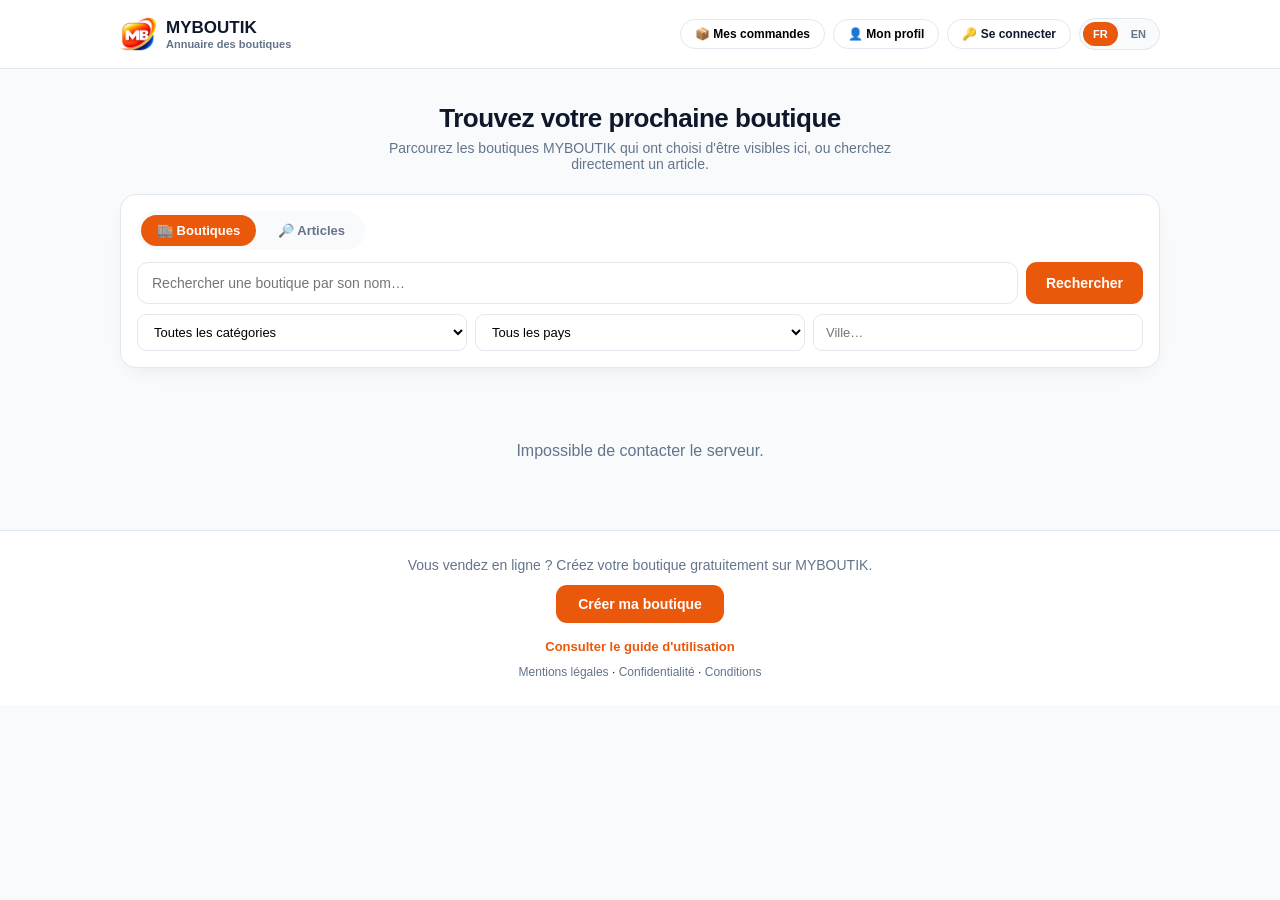
<file: directory/index.html>
<!DOCTYPE html>
<html lang="fr">
<head>
<meta charset="UTF-8">
<meta name="viewport" content="width=device-width, initial-scale=1.0">
<title>MYBOUTIK — Annuaire des boutiques</title>
<meta name="theme-color" content="#ea580c">
<meta name="description" content="Découvrez des boutiques en ligne locales et leurs articles, paiement à la livraison.">
<meta property="og:title" content="MYBOUTIK — Annuaire des boutiques">
<meta property="og:description" content="Découvrez des boutiques en ligne locales et leurs articles, paiement à la livraison.">
<link rel="canonical" href="https://myboutik.online/directory/">
<meta property="og:url" content="https://myboutik.online/directory/">
<meta property="og:image" content="https://myboutik.online/directory/icon-512.png">
<meta property="og:type" content="website">
<meta name="twitter:card" content="summary">
<link rel="manifest" href="manifest.json">
<link rel="icon" href="icon.svg" type="image/svg+xml">
<link rel="apple-touch-icon" href="apple-touch-icon.png">
<meta name="mobile-web-app-capable" content="yes">
<meta name="apple-mobile-web-app-capable" content="yes">
<meta name="apple-mobile-web-app-title" content="MyBoutik">
<style>
  :root{ --blue:#ea580c; --blue-dark:#c2410c; --ink:#0f172a; --gray:#64748b; --border:#e2e8f0; --bg:#f8fafc; --green:#16a34a; --green-bg:#ecfdf5; }
  *{box-sizing:border-box;margin:0;padding:0}
  html,body{overflow-x:hidden;max-width:100%}
  body{font-family:-apple-system,'Segoe UI',Roboto,Arial,sans-serif;color:var(--ink);background:var(--bg)}
  a{color:inherit;text-decoration:none}
  button,input{font-family:inherit}
  .wrap{max-width:1080px;margin:0 auto;padding:0 20px}
  header{border-bottom:1px solid var(--border);padding:16px 0;position:sticky;top:0;background:#fff;z-index:10}
  header .bar{display:flex;align-items:center;justify-content:space-between;gap:12px;flex-wrap:wrap;row-gap:10px}
  .brand{display:flex;align-items:center;gap:10px}
  .brand .mark{width:36px;height:36px;border-radius:10px;background:linear-gradient(145deg,var(--blue),var(--blue-dark));display:flex;align-items:center;justify-content:center;color:#fff;font-weight:800;font-size:13px;flex-shrink:0}
  .brand .name{font-weight:800;font-size:17px}
  .brand .tagline{font-size:11px;color:var(--gray);font-weight:600}
  .header-actions{display:flex;align-items:center;gap:8px;flex-wrap:wrap}
  .lang-switch{display:flex;gap:3px;background:var(--bg);border:1px solid var(--border);border-radius:999px;padding:3px}
  .lang-switch button{background:none;color:var(--gray);border:none;padding:6px 10px;font-size:11px;font-weight:700;border-radius:999px;cursor:pointer}
  .lang-switch button.active{background:var(--blue);color:#fff}
  #installBtn{display:none;border:1px solid var(--border);background:#fff;border-radius:999px;padding:7px 14px;font-size:12px;font-weight:700;cursor:pointer}

  .hero{padding:34px 0 22px;text-align:center}
  .hero h1{font-size:26px;font-weight:800;letter-spacing:-.5px;margin-bottom:6px}
  .hero p{color:var(--gray);font-size:14px;max-width:520px;margin:0 auto}

  .search-card{background:#fff;border:1px solid var(--border);border-radius:16px;padding:16px;box-shadow:0 8px 24px -12px rgba(15,23,42,.12);margin-bottom:24px}
  .mode-switch{display:flex;gap:6px;background:var(--bg);border-radius:999px;padding:4px;margin-bottom:12px;width:fit-content}
  .mode-switch button{border:none;background:none;padding:8px 16px;border-radius:999px;font-size:13px;font-weight:700;color:var(--gray);cursor:pointer}
  .mode-switch button.active{background:var(--blue);color:#fff}
  .search-row{display:flex;gap:8px}
  .search-row input{flex:1;padding:12px 14px;border:1.5px solid var(--border);border-radius:11px;font-size:14px}
  .search-row input:focus{outline:none;border-color:var(--blue)}
  #shopFilters input,#shopFilters select{padding:9px 12px;border:1.5px solid var(--border);border-radius:9px;font-size:13px;background:#fff}
  #shopFilters input:focus,#shopFilters select:focus{outline:none;border-color:var(--blue)}
  .stars{color:#f59e0b;font-size:13px;letter-spacing:1px}
  .rating-count{color:var(--gray);font-size:12px;margin-left:4px}
  .search-row button{background:var(--blue);color:#fff;border:none;border-radius:11px;padding:0 20px;font-weight:700;font-size:14px;cursor:pointer}

  .section-title{font-size:14px;font-weight:700;color:var(--gray);text-transform:uppercase;letter-spacing:.03em;margin-bottom:14px}
  .shops-grid{display:grid;grid-template-columns:repeat(auto-fill,minmax(240px,1fr));gap:16px;margin-bottom:32px}
  .shop-card{background:#fff;border:1px solid var(--border);border-radius:14px;padding:16px;display:flex;flex-direction:column;gap:10px;transition:box-shadow .15s,transform .15s}
  .shop-card:hover{box-shadow:0 10px 26px -14px rgba(15,23,42,.25);transform:translateY(-2px)}
  .shop-card .top{display:flex;align-items:center;gap:10px}
  .shop-card .logo{width:48px;height:48px;border-radius:10px;object-fit:cover;background:var(--bg);flex-shrink:0}
  .shop-card .ph{width:48px;height:48px;border-radius:10px;background:var(--bg);display:flex;align-items:center;justify-content:center;font-size:20px;color:var(--gray);flex-shrink:0}
  .shop-card .name{font-weight:700;font-size:15px}
  .shop-card .desc{font-size:12.5px;color:var(--gray);line-height:1.4;overflow:hidden;text-overflow:ellipsis;display:-webkit-box;-webkit-line-clamp:2;-webkit-box-orient:vertical}
  .shop-card .visit{margin-top:auto;background:var(--bg);border-radius:8px;padding:8px;text-align:center;font-size:12.5px;font-weight:700;color:var(--blue)}

  /* Sur telephone, minmax(240px,1fr) ne laisse jamais tenir plus d'une
     colonne (240*2 > la largeur d'un ecran de telephone) - un vrai grille
     fixe a 2 colonnes tient a la place, avec des cartes plus compactes. */
  @media (max-width: 520px) {
    .shops-grid{grid-template-columns:1fr 1fr;gap:10px}
    .shop-card{padding:12px;gap:6px}
    .shop-card .logo,.shop-card .ph{width:36px;height:36px}
    .shop-card .name{font-size:13px}
    .shop-card .desc{font-size:11.5px}
  }

  .products-grid{display:grid;grid-template-columns:repeat(auto-fill,minmax(200px,1fr));gap:14px;margin-bottom:32px}
  .product-card{background:#fff;border:1px solid var(--border);border-radius:14px;padding:14px;transition:box-shadow .15s,transform .15s}
  .product-card:hover{box-shadow:0 10px 26px -14px rgba(15,23,42,.25);transform:translateY(-2px)}
  .product-card .pname{font-weight:700;font-size:14px;margin-bottom:2px}
  .product-card .price{font-weight:800;color:var(--blue);font-size:15px;margin:4px 0}
  .product-card .shop{font-size:12px;color:var(--gray)}

  .empty{text-align:center;padding:50px 20px;color:var(--gray)}
  .empty .big{font-size:38px;margin-bottom:10px}

  footer{background:#fff;border-top:1px solid var(--border);padding:26px 0;text-align:center;margin-top:20px}
  footer .cta{font-size:14px;color:var(--gray);margin-bottom:12px}
  footer .btn{display:inline-block;background:var(--blue);color:#fff;padding:11px 22px;border-radius:11px;font-weight:700;font-size:14px}

  .overlay{display:none;position:fixed;inset:0;background:rgba(15,23,42,.45);z-index:150;align-items:center;justify-content:center;padding:16px}
  .overlay.open{display:flex}
  .sheet{background:#fff;border-radius:16px;padding:22px;max-width:420px;width:100%;max-height:90vh;overflow-y:auto;position:relative}
  .sheet .close{position:absolute;top:14px;right:14px;border:none;background:none;font-size:18px;cursor:pointer;color:var(--gray)}
  .sheet h2{font-size:17px;margin-bottom:4px}
  .sheet .field{margin:12px 0}
  .sheet .field label{display:block;font-size:12.5px;font-weight:700;color:var(--gray);margin-bottom:4px}
  .sheet .field input{width:100%;padding:10px 12px;border:1.5px solid var(--border);border-radius:9px;font-size:14px}
  .sheet .field input:focus{outline:none;border-color:var(--blue)}
  .sheet .btn-primary{width:100%;background:var(--blue);color:#fff;border:none;border-radius:10px;padding:12px;font-weight:700;font-size:14px;cursor:pointer;margin-top:4px}
  .msg{padding:9px 12px;border-radius:9px;font-size:13px;margin:10px 0}
  .msg-success{background:var(--green-bg);color:var(--green)}
  #toastContainer{position:fixed;top:18px;left:50%;transform:translateX(-50%);z-index:200;display:flex;flex-direction:column;gap:8px;align-items:center;pointer-events:none;max-width:90vw}
  .toast{pointer-events:auto;padding:12px 20px;border-radius:10px;font-size:14px;font-weight:600;box-shadow:0 6px 18px rgba(15,23,42,.15);max-width:440px;text-align:center;opacity:0;transform:translateY(-8px);transition:opacity .2s,transform .2s}
  .toast.show{opacity:1;transform:translateY(0)}
  .toast-info{background:#eff6ff;color:#1e40af;border:1px solid #bfdbfe}
</style>
</head>
<body>
<header>
  <div class="wrap bar">
    <div class="brand">
      <img class="mark" src="../logo-mark.png" alt="MYBOUTIK" style="background:none;border-radius:0;box-shadow:none;object-fit:contain">
      <div><div class="name">MYBOUTIK</div><div class="tagline" id="taglineText"></div></div>
    </div>
    <div class="header-actions">
      <button onclick="openMyOrders()" style="border:1px solid var(--border);background:#fff;border-radius:999px;padding:7px 14px;font-size:12px;font-weight:700;cursor:pointer">📦 <span id="myOrdersBtnText"></span></button>
      <button id="profileBtn" onclick="openCustomerProfile()" style="border:1px solid var(--border);background:#fff;border-radius:999px;padding:7px 14px;font-size:12px;font-weight:700;cursor:pointer">👤 <span id="profileBtnText"></span></button>
      <a id="accountLink" href="../index.html" style="border:1px solid var(--border);background:#fff;border-radius:999px;padding:7px 14px;font-size:12px;font-weight:700"></a>
      <button id="installBtn" onclick="installApp()">📲 <span id="installBtnText"></span></button>
      <div class="lang-switch"><button type="button" onclick="setLang('fr')" id="langFr">FR</button><button type="button" onclick="setLang('en')" id="langEn">EN</button></div>
    </div>
  </div>
</header>

<div class="hero wrap">
  <h1 id="heroTitle"></h1>
  <p id="heroDesc"></p>
</div>

<div class="wrap">
  <div class="search-card">
    <div class="mode-switch">
      <button type="button" id="modeShops" onclick="setMode('shops')"></button>
      <button type="button" id="modeProducts" onclick="setMode('products')"></button>
    </div>
    <div class="search-row">
      <input id="searchInput" oninput="onSearchInput()">
      <button type="button" onclick="runSearch()" id="searchBtnText"></button>
    </div>
    <div id="shopFilters" style="display:flex;gap:8px;flex-wrap:wrap;margin-top:10px">
      <select id="filterCategory" onchange="runSearch()" style="width:auto;flex:1 1 160px"></select>
      <select id="filterCountry" onchange="runSearch()" style="width:auto;flex:1 1 160px"></select>
      <input id="filterCity" list="cityList" oninput="onSearchInput()" style="width:auto;flex:1 1 160px">
      <datalist id="cityList"></datalist>
    </div>
  </div>

  <div id="resultsArea"></div>
</div>

<footer>
  <div class="wrap">
    <div class="cta" id="footerCta"></div>
    <a class="btn" id="createShopBtn" href="../index.html"></a>
    <div style="margin-top:14px"><a id="guideLink" href="../guide.html" style="color:var(--blue);font-weight:600;font-size:13px"></a></div>
    <div style="margin-top:10px;font-size:12px"><a href="../mentions-legales.html" style="color:var(--gray)">Mentions légales</a> · <a href="../confidentialite.html" style="color:var(--gray)">Confidentialité</a> · <a href="../conditions.html" style="color:var(--gray)">Conditions</a></div>
  </div>
</footer>

<div class="overlay" id="profileOverlay"><div class="sheet" id="profileSheet"></div></div>
<div class="overlay" id="ordersOverlay"><div class="sheet" id="ordersSheet"></div></div>
<div id="toastContainer"></div>

<script src="../config.js"></script>
<script src="../install.js"></script>
<script>
const API_URL = window.MYBOUTIK_API_URL || 'http://localhost:8000';
function api(path, opts) {
  return fetch(API_URL+path, Object.assign({headers:{'Content-Type':'application/json'}}, opts||{}))
    .then(r => r.json().then(data => ({status:r.status, data})))
    .catch(() => ({status:0, data:{success:false, message:t('server_unreachable')}}));
}
function showToast(message, type) {
  const container = document.getElementById('toastContainer');
  if (!container) { window.alert(message); return; }
  const el = document.createElement('div');
  el.className = 'toast toast-' + (type || 'info');
  el.textContent = message;
  container.appendChild(el);
  requestAnimationFrame(() => el.classList.add('show'));
  setTimeout(() => { el.classList.remove('show'); setTimeout(() => el.remove(), 300); }, 4000);
}
function escapeHtml(s) { return String(s==null?'':s).replace(/&/g,'&amp;').replace(/</g,'&lt;').replace(/>/g,'&gt;').replace(/"/g,'&quot;'); }
// Code ISO 3166-1 alpha-2 par nom de pays (meme liste que store/index.html
// et le COUNTRIES_FR du tableau de bord) - sert a construire l'emoji
// drapeau sur les cartes boutique, pour les distinguer d'un coup d'oeil.
const COUNTRY_ISO = {"Afghanistan":"AF","Afrique du Sud":"ZA","Albanie":"AL","Algérie":"DZ","Allemagne":"DE","Andorre":"AD","Angola":"AO","Arabie saoudite":"SA","Argentine":"AR","Arménie":"AM","Australie":"AU","Autriche":"AT","Azerbaïdjan":"AZ","Bahamas":"BS","Bahreïn":"BH","Bangladesh":"BD","Barbade":"BB","Belgique":"BE","Belize":"BZ","Bénin":"BJ","Bhoutan":"BT","Biélorussie":"BY","Birmanie":"MM","Bolivie":"BO","Bosnie-Herzégovine":"BA","Botswana":"BW","Brésil":"BR","Brunei":"BN","Bulgarie":"BG","Burkina Faso":"BF","Burundi":"BI","Cambodge":"KH","Cameroun":"CM","Canada":"CA","Cap-Vert":"CV","Chili":"CL","Chine":"CN","Chypre":"CY","Colombie":"CO","Comores":"KM","Congo-Brazzaville":"CG","Congo-Kinshasa":"CD","Corée du Nord":"KP","Corée du Sud":"KR","Costa Rica":"CR","Côte d'Ivoire":"CI","Croatie":"HR","Cuba":"CU","Danemark":"DK","Djibouti":"DJ","Dominique":"DM","Égypte":"EG","Émirats arabes unis":"AE","Équateur":"EC","Érythrée":"ER","Espagne":"ES","Estonie":"EE","Eswatini":"SZ","États-Unis":"US","Éthiopie":"ET","Fidji":"FJ","Finlande":"FI","France":"FR","Gabon":"GA","Gambie":"GM","Géorgie":"GE","Ghana":"GH","Grèce":"GR","Grenade":"GD","Guatemala":"GT","Guinée":"GN","Guinée-Bissau":"GW","Guinée équatoriale":"GQ","Guyana":"GY","Haïti":"HT","Honduras":"HN","Hongrie":"HU","Inde":"IN","Indonésie":"ID","Irak":"IQ","Iran":"IR","Irlande":"IE","Islande":"IS","Israël":"IL","Italie":"IT","Jamaïque":"JM","Japon":"JP","Jordanie":"JO","Kazakhstan":"KZ","Kenya":"KE","Kirghizistan":"KG","Kiribati":"KI","Koweït":"KW","Laos":"LA","Lesotho":"LS","Lettonie":"LV","Liban":"LB","Liberia":"LR","Libye":"LY","Liechtenstein":"LI","Lituanie":"LT","Luxembourg":"LU","Macédoine du Nord":"MK","Madagascar":"MG","Malaisie":"MY","Malawi":"MW","Maldives":"MV","Mali":"ML","Malte":"MT","Maroc":"MA","Marshall":"MH","Maurice":"MU","Mauritanie":"MR","Mexique":"MX","Micronésie":"FM","Moldavie":"MD","Monaco":"MC","Mongolie":"MN","Monténégro":"ME","Mozambique":"MZ","Namibie":"NA","Nauru":"NR","Népal":"NP","Nicaragua":"NI","Niger":"NE","Nigeria":"NG","Norvège":"NO","Nouvelle-Zélande":"NZ","Oman":"OM","Ouganda":"UG","Ouzbékistan":"UZ","Pakistan":"PK","Palaos":"PW","Palestine":"PS","Panama":"PA","Papouasie-Nouvelle-Guinée":"PG","Paraguay":"PY","Pays-Bas":"NL","Pérou":"PE","Philippines":"PH","Pologne":"PL","Portugal":"PT","Qatar":"QA","République centrafricaine":"CF","République dominicaine":"DO","République tchèque":"CZ","Roumanie":"RO","Royaume-Uni":"GB","Russie":"RU","Rwanda":"RW","Saint-Christophe-et-Niévès":"KN","Saint-Marin":"SM","Saint-Vincent-et-les-Grenadines":"VC","Sainte-Lucie":"LC","Salomon":"SB","Salvador":"SV","Samoa":"WS","São Tomé-et-Príncipe":"ST","Sénégal":"SN","Serbie":"RS","Seychelles":"SC","Sierra Leone":"SL","Singapour":"SG","Slovaquie":"SK","Slovénie":"SI","Somalie":"SO","Soudan":"SD","Soudan du Sud":"SS","Sri Lanka":"LK","Suède":"SE","Suisse":"CH","Suriname":"SR","Syrie":"SY","Tadjikistan":"TJ","Tanzanie":"TZ","Tchad":"TD","Thaïlande":"TH","Timor oriental":"TL","Togo":"TG","Tonga":"TO","Trinité-et-Tobago":"TT","Tunisie":"TN","Turkménistan":"TM","Turquie":"TR","Tuvalu":"TV","Ukraine":"UA","Uruguay":"UY","Vanuatu":"VU","Vatican":"VA","Venezuela":"VE","Vietnam":"VN","Yémen":"YE","Zambie":"ZM","Zimbabwe":"ZW"};
// Une vraie image plutot que l'emoji drapeau Unicode : Windows (Chrome/Edge)
// n'a pas de police systeme pour les emoji drapeau et affiche a la place
// les deux lettres du code pays brutes ("cı" au lieu du drapeau ivoirien) -
// flagcdn.com sert les vrais drapeaux en SVG, identiques sur toutes les
// plateformes.
function countryFlag(name) {
  const code = COUNTRY_ISO[name];
  if (!code) return '';
  return '<img src="https://flagcdn.com/'+code.toLowerCase()+'.svg" alt="" style="width:16px;height:12px;object-fit:cover;border-radius:2px;vertical-align:middle;box-shadow:0 0 0 1px rgba(0,0,0,.08)">';
}
const ZERO_DECIMAL_CURRENCIES = ["XOF","XAF","XPF","KMF","DJF","GNF","RWF","UGX","BIF","CLP","JPY","KRW","PYG","VND","VUV","ISK","MGA"];
function currencyDecimals(code) { return ZERO_DECIMAL_CURRENCIES.includes(code || 'XOF') ? 0 : 2; }
function fmtMoney(n, currency) {
  const dec = currencyDecimals(currency);
  return (Number(n)||0).toLocaleString('fr-FR', {minimumFractionDigits: dec, maximumFractionDigits: dec}) + ' ' + (currency||'XOF');
}

const I18N = {
  fr: {
    tagline: 'Annuaire des boutiques',
    my_dashboard_link: '📊 Mon tableau de bord',
    login_link: '🔑 Se connecter',
    hero_title: 'Trouvez votre prochaine boutique',
    hero_desc: 'Parcourez les boutiques MYBOUTIK qui ont choisi d\'être visibles ici, ou cherchez directement un article.',
    mode_shops: '🏬 Boutiques',
    mode_products: '🔎 Articles',
    search_placeholder_shops: 'Rechercher une boutique par son nom…',
    search_placeholder_products: 'Rechercher un article (ex: chemise, licence...)…',
    search_btn: 'Rechercher',
    install_btn: 'Installer l\'application',
    installed_toast: 'MYBOUTIK est maintenant installé sur votre appareil !',
    loading: 'Chargement…',
    no_shops: 'Aucune boutique ne correspond à votre recherche.',
    no_shops_empty: 'Aucune boutique n\'est encore listée publiquement — revenez bientôt !',
    no_products_hint: 'Tapez le nom d\'un article pour chercher parmi toutes les boutiques.',
    no_products: 'Aucun article ne correspond à votre recherche.',
    visit_shop: 'Voir la boutique →',
    sold_by: 'Chez ',
    footer_cta: 'Vous vendez en ligne ? Créez votre boutique gratuitement sur MYBOUTIK.',
    create_shop_btn: 'Créer ma boutique',
    guide_link: 'Consulter le guide d\'utilisation',
    server_unreachable: 'Impossible de contacter le serveur.',
    filter_all_categories: 'Toutes les catégories',
    filter_all_countries: 'Tous les pays',
    filter_city_placeholder: 'Ville…',
    directory_cat_mode: 'Mode & Vêtements',
    directory_cat_beaute: 'Beauté & Cosmétiques',
    directory_cat_electronique: 'Électronique & Informatique',
    directory_cat_alimentation: 'Alimentation',
    directory_cat_maison: 'Maison & Décoration',
    directory_cat_services: 'Services',
    directory_cat_autre: 'Autre',
    reviews_count: 'avis',
    profile_link: 'Mon profil',
    my_orders_link: 'Mes commandes',
    my_orders_title: 'Mes commandes',
    my_orders_desc: 'Vos commandes dans toutes les boutiques MYBOUTIK, avec le téléphone et le nom donnés à la commande.',
    my_orders_show_btn: 'Voir mes commandes',
    my_orders_not_you: 'Changer',
    my_orders_required: 'Nom et téléphone requis',
    status_pending: 'Commande reçue',
    status_processing: 'Confirmée',
    status_shipped: 'En livraison',
    status_shipped_mail: 'Expédiée',
    status_sent_email: 'Envoyée par e-mail',
    status_delivered: 'Livrée',
    status_refused: 'Refusée',
    status_cancelled: 'Annulée',
    profile_title: 'Mon profil',
    profile_desc: 'Renseignez vos informations une fois : elles rempliront automatiquement le formulaire de commande dans n\'importe quelle boutique MYBOUTIK sur cet appareil.',
    profile_name_label: 'Nom complet',
    profile_phone_label: 'Téléphone',
    profile_email_label: 'Email',
    profile_save_btn: 'Enregistrer',
    profile_saved: 'Profil enregistré sur cet appareil.',
  },
  en: {
    tagline: 'Shop directory',
    my_dashboard_link: '📊 My dashboard',
    login_link: '🔑 Log in',
    hero_title: 'Find your next shop',
    hero_desc: 'Browse MYBOUTIK shops that chose to be visible here, or search directly for a product.',
    mode_shops: '🏬 Shops',
    mode_products: '🔎 Products',
    search_placeholder_shops: 'Search a shop by name…',
    search_placeholder_products: 'Search a product (e.g. shirt, license...)…',
    search_btn: 'Search',
    install_btn: 'Install the app',
    installed_toast: 'MYBOUTIK is now installed on your device!',
    loading: 'Loading…',
    no_shops: 'No shop matches your search.',
    no_shops_empty: 'No shop is publicly listed yet — check back soon!',
    no_products_hint: 'Type a product name to search across every shop.',
    no_products: 'No product matches your search.',
    visit_shop: 'Visit shop →',
    sold_by: 'At ',
    footer_cta: 'Selling online? Create your shop for free on MYBOUTIK.',
    create_shop_btn: 'Create my shop',
    guide_link: 'View the user guide',
    server_unreachable: 'Unable to reach the server.',
    filter_all_categories: 'All categories',
    filter_all_countries: 'All countries',
    filter_city_placeholder: 'City…',
    directory_cat_mode: 'Fashion & Clothing',
    directory_cat_beaute: 'Beauty & Cosmetics',
    directory_cat_electronique: 'Electronics & Computing',
    directory_cat_alimentation: 'Food',
    directory_cat_maison: 'Home & Decor',
    directory_cat_services: 'Services',
    directory_cat_autre: 'Other',
    reviews_count: 'reviews',
    profile_link: 'My profile',
    my_orders_link: 'My orders',
    my_orders_title: 'My orders',
    my_orders_desc: 'Your orders across all MYBOUTIK shops, using the phone and name given when ordering.',
    my_orders_show_btn: 'Show my orders',
    my_orders_not_you: 'Change',
    my_orders_required: 'Name and phone required',
    status_pending: 'Order received',
    status_processing: 'Confirmed',
    status_shipped: 'Out for delivery',
    status_shipped_mail: 'Shipped',
    status_sent_email: 'Sent by email',
    status_delivered: 'Delivered',
    status_refused: 'Refused',
    status_cancelled: 'Cancelled',
    profile_title: 'My profile',
    profile_desc: 'Fill in your details once: they will automatically fill the order form in any MYBOUTIK shop on this device.',
    profile_name_label: 'Full name',
    profile_phone_label: 'Phone',
    profile_email_label: 'Email',
    profile_save_btn: 'Save',
    profile_saved: 'Profile saved on this device.',
  },
};
let LANG = localStorage.getItem('myboutik_lang') || 'fr';
function t(key) { return (I18N[LANG] && I18N[LANG][key]) ?? I18N.fr[key] ?? key; }
function setLang(lang) {
  LANG = lang === 'en' ? 'en' : 'fr';
  localStorage.setItem('myboutik_lang', LANG);
  document.documentElement.lang = LANG;
  applyStaticText();
  runSearch();
}

let MODE = 'shops'; // 'shops' | 'products'
function DIRECTORY_CATEGORIES_FN() { return [
  {value:'mode', label:t('directory_cat_mode')},
  {value:'beaute', label:t('directory_cat_beaute')},
  {value:'electronique', label:t('directory_cat_electronique')},
  {value:'alimentation', label:t('directory_cat_alimentation')},
  {value:'maison', label:t('directory_cat_maison')},
  {value:'services', label:t('directory_cat_services')},
  {value:'autre', label:t('directory_cat_autre')},
]; }
function fillCategoryOptions() {
  const sel = document.getElementById('filterCategory');
  const current = sel.value;
  sel.innerHTML = '<option value="">'+t('filter_all_categories')+'</option>'
    + DIRECTORY_CATEGORIES_FN().map(c => '<option value="'+c.value+'">'+c.label+'</option>').join('');
  sel.value = current;
  document.getElementById('filterCity').placeholder = t('filter_city_placeholder');
  renderCountryFilterOptions();
}
// Contrairement aux categories (liste fixe de 7), la liste des pays est
// trop longue pour tout proposer - seuls les pays reellement utilises par
// au moins une boutique listee sont affiches (alimente par
// loadDirectoryFilters()), pour ne jamais proposer un filtre qui ne
// donnerait aucun resultat.
let DIRECTORY_COUNTRIES = [];
function renderCountryFilterOptions() {
  const sel = document.getElementById('filterCountry');
  if (!sel) return;
  const current = sel.value;
  sel.innerHTML = '<option value="">'+t('filter_all_countries')+'</option>'
    + DIRECTORY_COUNTRIES.map(c => '<option value="'+escapeHtml(c)+'">'+escapeHtml(c)+'</option>').join('');
  sel.value = current;
}
function setMode(mode) {
  MODE = mode;
  document.getElementById('modeShops').classList.toggle('active', mode === 'shops');
  document.getElementById('modeProducts').classList.toggle('active', mode === 'products');
  document.getElementById('searchInput').placeholder = mode === 'shops' ? t('search_placeholder_shops') : t('search_placeholder_products');
  document.getElementById('searchInput').value = '';
  document.getElementById('shopFilters').style.display = mode === 'shops' ? 'flex' : 'none';
  runSearch();
}

// Le meme localStorage (myboutik_token) est partage par toutes les pages du
// site (index.html, dashboard, ici) puisqu'il n'est pas lie a un chemin -
// un marchand deja connecte via une autre page est donc deja reconnu ici,
// sans avoir a se reconnecter juste pour changer de contexte.
// Profil client local a cet appareil - meme localStorage que store/index.html
// (partage entre toutes les pages du site, voir loadCustomerProfile() la-bas)
// pour pre-remplir automatiquement le formulaire de commande sans compte.
function loadCustomerProfile() {
  try { return JSON.parse(localStorage.getItem('myboutik_customer_profile') || 'null') || {}; } catch (e) { return {}; }
}
function saveCustomerProfile(p) {
  try { localStorage.setItem('myboutik_customer_profile', JSON.stringify(p)); } catch (e) {}
}
function openCustomerProfile() {
  const p = loadCustomerProfile();
  document.getElementById('profileSheet').innerHTML = `
    <button class="close" onclick="closeCustomerProfile()">✕</button>
    <h2>${t('profile_title')}</h2>
    <p style="color:var(--gray);font-size:12.5px;margin-top:6px">${t('profile_desc')}</p>
    <div id="profileMsg"></div>
    <div class="field"><label>${t('profile_name_label')}</label><input id="cpName" value="${escapeHtml(p.name||'')}"></div>
    <div class="field"><label>${t('profile_phone_label')}</label><input id="cpPhone" value="${escapeHtml(p.phone||'')}"></div>
    <div class="field"><label>${t('profile_email_label')}</label><input id="cpEmail" type="email" value="${escapeHtml(p.email||'')}"></div>
    <button class="btn-primary" onclick="submitCustomerProfile()">${t('profile_save_btn')}</button>
  `;
  document.getElementById('profileOverlay').classList.add('open');
}
function closeCustomerProfile() { document.getElementById('profileOverlay').classList.remove('open'); }
function submitCustomerProfile() {
  const name = document.getElementById('cpName').value.trim();
  const phone = document.getElementById('cpPhone').value.trim();
  const email = document.getElementById('cpEmail').value.trim();
  saveCustomerProfile(Object.assign({}, loadCustomerProfile(), {name, phone, email}));
  document.getElementById('profileMsg').innerHTML = '<div class="msg msg-success">'+t('profile_saved')+'</div>';
}
// "Mes commandes" toutes boutiques confondues : la liste est ici, le suivi detaille
// s'ouvre dans la boutique concernee (store/index.html?...&orders=1&ref=...).
function openMyOrders() {
  const p = loadCustomerProfile();
  document.getElementById('ordersSheet').innerHTML = `
    <button class="close" onclick="closeMyOrders()">✕</button>
    <h2>${t('my_orders_title')}</h2>
    <p style="color:var(--gray);font-size:12.5px;margin-top:6px">${t('my_orders_desc')}</p>
    <div id="ordersMsg"></div>
    <div id="ordersForm">
      <div class="field"><label>${t('profile_phone_label')}</label><input id="moPhone" type="tel" autocomplete="tel" value="${escapeHtml(p.phone||'')}"></div>
      <div class="field"><label>${t('profile_name_label')}</label><input id="moName" autocomplete="name" value="${escapeHtml(p.name||'')}"></div>
      <button class="btn-primary" onclick="submitMyOrders()">${t('my_orders_show_btn')}</button>
    </div>
    <div id="ordersList"></div>
  `;
  document.getElementById('ordersOverlay').classList.add('open');
  if (p.phone && p.name) submitMyOrders(true);
}
function closeMyOrders() { document.getElementById('ordersOverlay').classList.remove('open'); }
function showMyOrdersForm() {
  document.getElementById('ordersForm').style.display = '';
  document.getElementById('ordersList').innerHTML = '';
}
function submitMyOrders(silent) {
  const phone = document.getElementById('moPhone').value.trim();
  const name = document.getElementById('moName').value.trim();
  const msg = document.getElementById('ordersMsg');
  const errorHtml = text => '<div class="msg" style="background:#fef2f2;color:#b91c1c">'+escapeHtml(text)+'</div>';
  if (!phone || !name) { msg.innerHTML = errorHtml(t('my_orders_required')); return; }
  api('/directory?action=my_orders', {method:'POST', body:JSON.stringify({phone, name})}).then(({data}) => {
    if (!data.success) {
      if (silent !== true) msg.innerHTML = errorHtml(data.message||'');
      return;
    }
    msg.innerHTML = '';
    saveCustomerProfile(Object.assign({}, loadCustomerProfile(), {phone, name}));
    document.getElementById('ordersForm').style.display = 'none';
    const statusLabels = {pending:t('status_pending'), processing:t('status_processing'), shipped:t('status_shipped'), delivered:t('status_delivered'), refused:t('status_refused'), cancelled:t('status_cancelled')};
    document.getElementById('ordersList').innerHTML = `
      <div style="display:flex;justify-content:space-between;gap:8px;font-size:12.5px;color:var(--gray);margin:10px 0">
        <span>${escapeHtml(name)}</span>
        <a href="#" onclick="showMyOrdersForm();return false" style="color:var(--blue);font-weight:600">${t('my_orders_not_you')}</a>
      </div>` + (data.data||[]).map(o => {
        const href = '../store/index.html?b='+encodeURIComponent(o.boutique_slug)+'&orders=1&ref='+encodeURIComponent(o.ref);
        const color = o.status === 'delivered' ? '#16a34a' : ((o.status === 'refused' || o.status === 'cancelled') ? '#dc2626' : 'var(--blue)');
        const more = Number(o.item_count) > 1 ? ' <span style="color:var(--gray);font-weight:400">('+Number(o.item_count)+')</span>' : '';
        return `<a href="${escapeHtml(href)}" style="display:block;border:1px solid var(--border);border-radius:12px;padding:10px;margin-bottom:8px;color:inherit;text-decoration:none">
          <div style="font-size:12px;font-weight:700;color:var(--gray)">${escapeHtml(o.boutique_name)}</div>
          <div style="font-size:13.5px;font-weight:700;margin:2px 0">${escapeHtml(o.first_item_name||o.ref)}${more}</div>
          <div style="font-size:12px;color:var(--gray)">${escapeHtml(new Date(o.created_at).toLocaleDateString(LANG === 'en' ? 'en-US' : 'fr-FR'))} · ${fmtMoney(o.total, o.currency)}</div>
          <div style="font-size:12px;font-weight:700;color:${color}">${o.status === 'shipped' && o.delivery_method === 'shipping' ? t('status_shipped_mail') : (o.status === 'delivered' && Number(o.has_physical) !== 1 ? t('status_sent_email') : (statusLabels[o.status]||escapeHtml(o.status)))}</div>
        </a>`;
      }).join('');
  });
}
function applyAccountLink() {
  const link = document.getElementById('accountLink');
  const loggedIn = !!localStorage.getItem('myboutik_token');
  link.href = loggedIn ? '../dashboard/index.html' : '../index.html';
  link.textContent = loggedIn ? t('my_dashboard_link') : t('login_link');
}
function applyStaticText() {
  document.getElementById('langFr').classList.toggle('active', LANG === 'fr');
  document.getElementById('langEn').classList.toggle('active', LANG === 'en');
  document.getElementById('taglineText').textContent = t('tagline');
  document.getElementById('profileBtnText').textContent = t('profile_link');
  document.getElementById('myOrdersBtnText').textContent = t('my_orders_link');
  applyAccountLink();
  document.getElementById('heroTitle').textContent = t('hero_title');
  document.getElementById('heroDesc').textContent = t('hero_desc');
  document.getElementById('modeShops').textContent = t('mode_shops');
  document.getElementById('modeProducts').textContent = t('mode_products');
  document.getElementById('searchInput').placeholder = MODE === 'shops' ? t('search_placeholder_shops') : t('search_placeholder_products');
  document.getElementById('searchBtnText').textContent = t('search_btn');
  document.getElementById('installBtnText').textContent = t('install_btn');
  document.getElementById('footerCta').textContent = t('footer_cta');
  document.getElementById('createShopBtn').textContent = t('create_shop_btn');
  document.getElementById('guideLink').textContent = t('guide_link');
  fillCategoryOptions();
}

let searchTimer = null;
function onSearchInput() {
  clearTimeout(searchTimer);
  searchTimer = setTimeout(runSearch, 400);
}

function runSearch() {
  const q = document.getElementById('searchInput').value.trim();
  const area = document.getElementById('resultsArea');
  area.innerHTML = '<div class="empty">'+t('loading')+'</div>';
  if (MODE === 'shops') {
    const category = document.getElementById('filterCategory').value;
    const city = document.getElementById('filterCity').value.trim();
    const country = document.getElementById('filterCountry').value;
    let url = '/directory?action=boutiques&q='+encodeURIComponent(q);
    if (category) url += '&category='+encodeURIComponent(category);
    if (city) url += '&city='+encodeURIComponent(city);
    if (country) url += '&country='+encodeURIComponent(country);
    api(url).then(({data}) => {
      if (!data.success) { area.innerHTML = '<div class="empty">'+data.message+'</div>'; return; }
      renderShops(data.data || [], q);
    });
  } else {
    if (!q) { area.innerHTML = '<div class="empty"><div class="big">🔎</div>'+t('no_products_hint')+'</div>'; return; }
    api('/directory?action=products&q='+encodeURIComponent(q)).then(({data}) => {
      if (!data.success) { area.innerHTML = '<div class="empty">'+data.message+'</div>'; return; }
      renderProducts(data.data || []);
    });
  }
}

function starsHtml(avg, count) {
  if (!avg) return '';
  const full = Math.round(Number(avg));
  const stars = '★'.repeat(Math.max(0,Math.min(5,full))) + '☆'.repeat(5-Math.max(0,Math.min(5,full)));
  return '<div><span class="stars">'+stars+'</span><span class="rating-count">'+avg+'/5 ('+count+' '+t('reviews_count')+')</span></div>';
}
function renderShops(rows, q) {
  const area = document.getElementById('resultsArea');
  if (!rows.length) {
    area.innerHTML = '<div class="empty"><div class="big">🏬</div>'+(q ? t('no_shops') : t('no_shops_empty'))+'</div>';
    return;
  }
  area.innerHTML = '<div class="shops-grid">'+rows.map(b => `
    <a class="shop-card" href="../store/index.html?b=${encodeURIComponent(b.slug)}&utm_source=annuaire">
      <div class="top">
        ${b.logo_url ? '<img class="logo" src="'+escapeHtml(b.logo_url)+'" alt="" loading="lazy">' : '<div class="ph">🏬</div>'}
        <div class="name">${escapeHtml(b.name)}</div>
      </div>
      ${(b.city || b.country) ? '<div class="desc">📍 '+[escapeHtml(b.city||''), (countryFlag(b.country)?countryFlag(b.country)+' ':'')+escapeHtml(b.country||'')].filter(Boolean).join(', ')+'</div>' : ''}
      ${b.description ? '<div class="desc">'+escapeHtml(b.description)+'</div>' : ''}
      ${starsHtml(b.avg_rating, b.review_count)}
      <div class="visit">${t('visit_shop')}</div>
    </a>`).join('')+'</div>';
}

function renderProducts(rows) {
  const area = document.getElementById('resultsArea');
  if (!rows.length) {
    area.innerHTML = '<div class="empty"><div class="big">🔎</div>'+t('no_products')+'</div>';
    return;
  }
  area.innerHTML = '<div class="products-grid">'+rows.map(p => `
    <a class="product-card" href="../store/index.html?b=${encodeURIComponent(p.boutique_slug)}&p=${encodeURIComponent(p.product_slug||'')}&utm_source=annuaire">
      <div class="pname">${escapeHtml(p.name)}</div>
      <div class="price">${fmtMoney(p.price, p.currency)}</div>
      <div class="shop">${t('sold_by')}${escapeHtml(p.boutique_name)}</div>
    </a>`).join('')+'</div>';
}

// Bouton "Installer l'appli" : voir install.js.
if ('serviceWorker' in navigator) {
  window.addEventListener('load', () => { navigator.serviceWorker.register('sw.js').catch(() => {}); });
}

function loadDirectoryFilters() {
  api('/directory?action=filters').then(({data}) => {
    if (!data.success) return;
    const cities = (data.data && data.data.cities) || [];
    document.getElementById('cityList').innerHTML = cities.map(c => '<option value="'+escapeHtml(c)+'">').join('');
    DIRECTORY_COUNTRIES = (data.data && data.data.countries) || [];
    renderCountryFilterOptions();
  });
}

document.documentElement.lang = LANG;
applyStaticText();
setMode('shops');
loadDirectoryFilters();
</script>
</body>
</html>
</file>
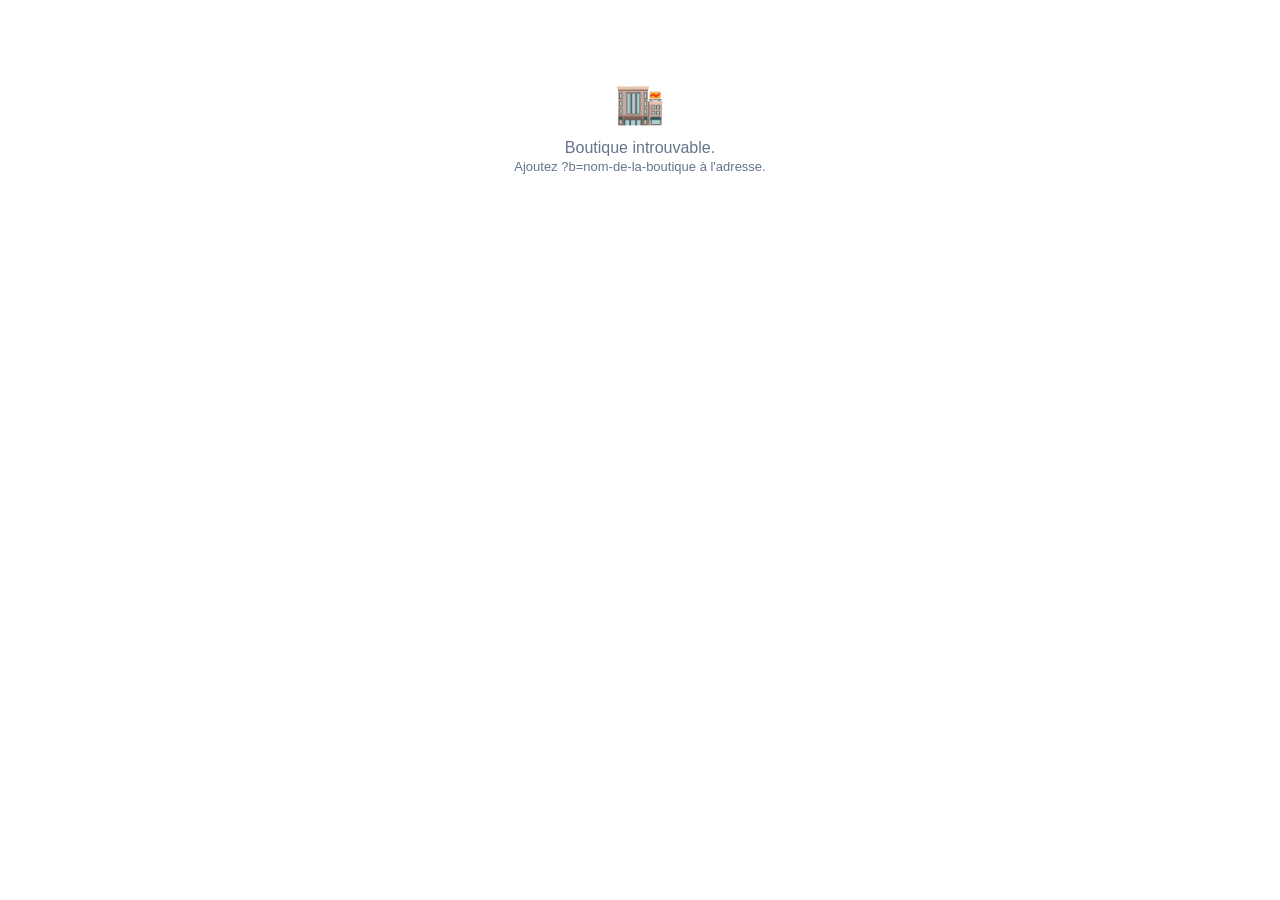
<file: store/index.html>
<!DOCTYPE html>
<html lang="fr">
<head>
<meta charset="UTF-8">
<meta name="viewport" content="width=device-width, initial-scale=1.0">
<title>Boutique</title>
<meta name="theme-color" content="#ea580c">
<link rel="manifest" href="manifest.json">
<link rel="apple-touch-icon" href="apple-touch-icon.png">
<meta name="mobile-web-app-capable" content="yes">
<meta name="apple-mobile-web-app-capable" content="yes">
<meta name="apple-mobile-web-app-title" content="MyBoutik">
<style>
  :root{ --blue:#ea580c; --blue-dark:#c2410c; --ink:#0f172a; --gray:#64748b; --border:#e2e8f0; --bg:#f8fafc; --green:#16a34a; --green-bg:#ecfdf5; }
  *{box-sizing:border-box;margin:0;padding:0}
  html,body{overflow-x:hidden;max-width:100%}
  body{font-family:-apple-system,'Segoe UI',Roboto,Arial,sans-serif;color:var(--ink);background:#fff}
  a{color:inherit;text-decoration:none}
  button,input,textarea{font-family:inherit}
  .wrap{max-width:1080px;margin:0 auto;padding:0 20px}
  header{border-bottom:1px solid var(--border);padding:16px 0;position:sticky;top:0;background:#fff;z-index:10}
  header .bar{display:flex;align-items:center;justify-content:space-between;flex-wrap:wrap;row-gap:10px}
  header .bar > div{flex-wrap:nowrap}
  header .bar .btn,header .bar #cartBtn{width:auto;white-space:nowrap}
  /* Le deuxieme groupe (langue/suivi/panier), une fois seul sur sa ligne
     apres le retour a la ligne de l'entete, peut deborder du bord de
     l'ecran sur un telephone etroit - il defile horizontalement dans ce
     cas plutot que de laisser le badge du panier se faire couper (voir
     #cartCount, positionne en dehors du bouton). */
  header .bar > div:last-child{overflow-x:auto;padding:4px 4px 4px 0;-webkit-overflow-scrolling:touch}
  .shop-name{font-weight:800;font-size:18px;overflow:hidden;text-overflow:ellipsis;white-space:nowrap;max-width:50vw}
  #cartBtn{position:relative;border:1px solid var(--border);background:#fff;border-radius:10px;padding:9px 14px;font-weight:600;cursor:pointer;margin-right:6px}
  #cartCount{position:absolute;top:-8px;right:-8px;background:var(--blue);color:#fff;border-radius:999px;font-size:11px;padding:1px 6px}
  .lang-switch{display:flex;gap:3px;background:var(--bg);border:1px solid var(--border);border-radius:999px;padding:3px}
  .lang-switch button{background:none;color:var(--gray);border:none;padding:6px 10px;font-size:11px;font-weight:700;border-radius:999px;cursor:pointer}
  .lang-switch button.active{background:var(--blue);color:#fff}
  #installBtn{display:none;border:1px solid var(--border);background:#fff;border-radius:999px;padding:7px 10px;font-size:13px;cursor:pointer;flex-shrink:0}
  #toastContainer{position:fixed;top:18px;left:50%;transform:translateX(-50%);z-index:200;display:flex;flex-direction:column;gap:8px;align-items:center;pointer-events:none;max-width:90vw}
  .toast{pointer-events:auto;padding:12px 20px;border-radius:10px;font-size:14px;font-weight:600;box-shadow:0 6px 18px rgba(15,23,42,.15);max-width:440px;text-align:center;opacity:0;transform:translateY(-8px);transition:opacity .2s,transform .2s}
  .toast.show{opacity:1;transform:translateY(0)}
  .toast-success{background:#dcfce7;color:#166534;border:1px solid #86efac}
  .toast-error{background:#fee2e2;color:#991b1b;border:1px solid #fecaca}
  .toast-info{background:#eff6ff;color:#1e40af;border:1px solid #bfdbfe}

  .products-grid{display:grid;grid-template-columns:repeat(auto-fill,minmax(220px,1fr));gap:18px;padding:28px 0}
  .cat-pill{flex-shrink:0;padding:7px 14px;border-radius:999px;border:1px solid var(--border);background:#fff;font-size:13px;cursor:pointer;white-space:nowrap}
  .cat-pill.active{background:var(--blue);color:#fff;border-color:var(--blue)}
  .product-card{border:1px solid var(--border);border-radius:14px;overflow:hidden;cursor:pointer;background:#fff;display:flex;flex-direction:column}
  .product-card img{width:100%;aspect-ratio:1/1;object-fit:cover;background:var(--bg)}
  .product-card .ph{width:100%;aspect-ratio:1/1;background:var(--bg);display:flex;align-items:center;justify-content:center;font-size:34px;color:var(--gray)}
  .product-card .body{padding:12px}
  .product-card .name{font-weight:600;font-size:14px;margin-bottom:4px}
  .product-card .price{font-weight:800;color:var(--blue)}

  .empty{text-align:center;color:var(--gray);padding:80px 20px}
  .empty .big{font-size:40px;margin-bottom:12px}

  .overlay{position:fixed;inset:0;background:rgba(15,23,42,.5);display:none;align-items:flex-end;justify-content:center;z-index:50}
  .overlay.open{display:flex}
  @media (min-width:640px){.overlay{align-items:center}}
  .sheet{background:#fff;border-radius:18px 18px 0 0;max-width:520px;width:100%;max-height:92vh;overflow-y:auto;padding:24px;position:relative}
  .country-list{position:relative;display:none;max-height:210px;overflow-y:auto;border:1px solid var(--border);border-radius:9px;margin-top:6px;background:#fff;-webkit-overflow-scrolling:touch}
  .country-opt{padding:11px 12px;font-size:14px;cursor:pointer;border-bottom:1px solid var(--border)}
  .country-opt:last-child{border-bottom:none}
  .country-opt:hover,.country-opt:active{background:#fff1e6}
  .country-opt.selected{background:#fff1e6;font-weight:700;color:var(--blue)}
  .country-empty{padding:11px 12px;font-size:13px;color:var(--gray)}
  @media (min-width:640px){.sheet{border-radius:18px}}
  .sheet .close{position:absolute;top:14px;right:16px;border:none;background:none;font-size:20px;cursor:pointer;color:var(--gray)}
  .field{margin-bottom:14px}
  .field label{display:block;font-size:13px;font-weight:600;margin-bottom:6px}
  .field input,.field textarea{width:100%;padding:10px 12px;border:1px solid var(--border);border-radius:10px;font-size:14px}
  .btn{border:none;border-radius:10px;padding:11px 18px;font-size:14px;font-weight:700;cursor:pointer;width:100%}
  .btn-primary{background:var(--blue);color:#fff}
  .btn-primary:disabled{opacity:.5;cursor:not-allowed}
  .btn-ghost{background:#fff;color:var(--ink);border:1px solid var(--border)}
  .qty-row{display:flex;align-items:center;gap:12px;margin:14px 0}
  .qty-row button{width:32px;height:32px;border-radius:8px;border:1px solid var(--border);background:#fff;font-size:16px;cursor:pointer}
  .cart-line{display:flex;justify-content:space-between;align-items:center;padding:10px 0;border-bottom:1px solid var(--border);font-size:14px}
  /* Prix indicatif dans la devise de l'acheteur, en petit sous le prix officiel */
  .approx{display:block;font-size:.8em;font-weight:500;color:var(--gray);line-height:1.3;margin-top:1px}
  .cart-line .approx,.cart-total .approx{text-align:right}
  .approx-note{font-size:12px;color:var(--gray);line-height:1.4;margin:8px 0 12px}
  /* Choix de devise avec recherche : bouton + panneau (champ de recherche et liste filtree) */
  .curpick{position:relative}
  #curPickBtn{width:auto;max-width:260px;padding:6px 10px;border:1px solid var(--border);border-radius:8px;font-size:13px;background:#fff;color:inherit;cursor:pointer;text-align:left;white-space:nowrap;overflow:hidden;text-overflow:ellipsis}
  .curpick-panel{position:absolute;right:0;top:calc(100% + 4px);z-index:30;width:min(300px,86vw);background:#fff;border:1px solid var(--border);border-radius:10px;box-shadow:0 8px 24px rgba(0,0,0,.14);padding:8px}
  .curpick-panel[hidden]{display:none}
  #curPickSearch{width:100%;padding:8px 10px;border:1px solid var(--border);border-radius:8px;font-size:14px;margin-bottom:6px;box-sizing:border-box}
  #curPickList{max-height:260px;overflow-y:auto}
  .curpick-opt{display:block;width:100%;text-align:left;background:none;border:none;border-radius:6px;padding:8px 10px;font-size:13px;color:inherit;cursor:pointer}
  .curpick-opt:hover,.curpick-opt:focus{background:#f1f5f9;outline:none}
  .curpick-opt.sel{font-weight:700;color:var(--blue)}
  .curpick-none{padding:10px;font-size:13px;color:var(--gray)}
  @media (max-width:640px){#curPickSearch{font-size:16px}}
  .cart-line button{border:none;background:none;color:var(--gray);cursor:pointer;font-size:16px}
  .cart-total{display:flex;justify-content:space-between;font-weight:800;font-size:16px;padding:14px 0}
  .msg{font-size:13px;border-radius:10px;padding:9px 11px;margin-bottom:12px}
  .msg.error{background:#fef2f2;color:#b91c1c}
  .msg.success{background:var(--green-bg);color:#15803d}
  .confirm-box{text-align:center;padding:20px 0}
  .confirm-box .ic{width:54px;height:54px;border-radius:50%;background:var(--green-bg);color:var(--green);display:flex;align-items:center;justify-content:center;font-size:26px;margin:0 auto 14px}
  footer{border-top:1px solid var(--border);padding:28px 0;margin-top:40px}
  footer .cols{display:grid;grid-template-columns:1fr 1fr;gap:24px}
  @media (max-width:520px){footer .cols{grid-template-columns:1fr}}
  footer h4{font-size:14px;margin-bottom:10px}
  footer input,footer textarea{width:100%;padding:9px 11px;border:1px solid var(--border);border-radius:9px;font-size:13px;margin-bottom:8px}
  footer .btn{width:auto;padding:9px 16px}
</style>
</head>
<body>
<div id="root"><div class="empty">Chargement de la boutique…</div></div>

<div class="overlay" id="productOverlay"><div class="sheet" id="productSheet"></div></div>
<div class="overlay" id="cartOverlay"><div class="sheet" id="cartSheet"></div></div>
<div class="overlay" id="trackOverlay"><div class="sheet" id="trackSheet"></div></div>
<div id="toastContainer"></div>

<script src="../config.js"></script>
<script src="../install.js"></script>
<script>
const API_URL = window.MYBOUTIK_API_URL || 'https://api.myboutik.online';
// Le slug de la boutique se lit soit dans le chemin /store/{slug}, soit dans
// ?b={slug} (fonctionne partout sans configuration serveur particuliere -
// voir README.md pour activer les URLs "jolies" /store/{slug}).
function getSlug() {
  const params = new URLSearchParams(window.location.search);
  if (params.get('b')) return params.get('b');
  const parts = window.location.pathname.split('/').filter(Boolean);
  const i = parts.indexOf('store');
  if (i >= 0 && parts[i+1] && parts[i+1] !== 'index.html') return parts[i+1];
  // Application installee : elle s'ouvre sans adresse de boutique, on reprend la derniere visitee.
  try { return localStorage.getItem('myboutik_last_shop') || ''; } catch (e) { return ''; }
}
const SLUG = getSlug();
function showToast(message, type) {
  const container = document.getElementById('toastContainer');
  if (!container) { window.alert(message); return; }
  const el = document.createElement('div');
  el.className = 'toast toast-' + (type || 'info');
  el.textContent = message;
  container.appendChild(el);
  requestAnimationFrame(() => el.classList.add('show'));
  setTimeout(() => {
    el.classList.remove('show');
    setTimeout(() => el.remove(), 300);
  }, 4000);
}
function sessionId() {
  let id = sessionStorage.getItem('myboutik_session');
  if (!id) { id = 'sess_'+Math.random().toString(36).slice(2)+Date.now().toString(36); sessionStorage.setItem('myboutik_session', id); }
  return id;
}
function api(path, opts) {
  return fetch(API_URL+path, Object.assign({headers:{'Content-Type':'application/json','X-Lang':LANG}}, opts||{}))
    .then(r => r.json().then(data => ({status:r.status, data})))
    .catch(() => ({status:0, data:{success:false, message:t('server_unreachable')}}));
}
function post(path, body) { return api(path, {method:'POST', body:JSON.stringify(body||{})}); }
const ZERO_DECIMAL_CURRENCIES = ["XOF","XAF","XPF","KMF","DJF","GNF","RWF","UGX","BIF","CLP","JPY","KRW","PYG","VND","VUV","ISK","MGA"];
function currencyDecimals(code) { return ZERO_DECIMAL_CURRENCIES.includes(code || 'XOF') ? 0 : 2; }
// Symbole affiche a cote des montants : FCFA pour les deux francs CFA, symbole
// usuel des autres monnaies (EUR -> €, GBP -> £, USD -> $US / $ ...) ; le code ISO
// reste affiche si la monnaie n'a pas de symbole connu.
const CUR_SYMBOLS = {};
function curSymbol(c) {
  if (!c || c === 'XOF' || c === 'XAF') return 'FCFA';
  if (c === 'GBP') return '£';
  const loc = LANG === 'en' ? 'en-US' : 'fr-FR';
  const key = loc + c;
  if (!(key in CUR_SYMBOLS)) {
    try { const p = new Intl.NumberFormat(loc, {style: 'currency', currency: c}).formatToParts(0).find(x => x.type === 'currency'); CUR_SYMBOLS[key] = p ? p.value : c; }
    catch (e) { CUR_SYMBOLS[key] = c; }
  }
  return CUR_SYMBOLS[key];
}
function fmtMoney(n, currency) {
  const dec = currencyDecimals(currency);
  const num = Number(n||0).toLocaleString(LANG === 'en' ? 'en-US' : 'fr-FR', {minimumFractionDigits: dec, maximumFractionDigits: dec}).replace(/\u202f/g, '\u00a0');
  const sym = curSymbol(currency);
  return (LANG === 'en' && sym !== currency && sym !== 'FCFA') ? sym + num : num + ' ' + sym;
}
// Les deux francs CFA (XOF = Afrique de l'Ouest, XAF = Afrique centrale) sont
// affiches "FCFA" comme partout dans la region ; le code ISO reste utilise en interne.
function curLabel(c) { return (c === 'XOF' || c === 'XAF') ? 'FCFA' : (c || 'FCFA'); }
// PRIX INDICATIFS dans la devise de l'acheteur : FX_RATES = unites de chaque
// devise pour 1 unite de la devise de la boutique (voir shop_rates() cote
// serveur). Affichage seulement : la commande reste facturee et payee dans la
// devise de la boutique.
let FX_RATES = {}, BUYER_CURRENCY = '';
let BUYER_CHOSEN = false; // vrai des que l'acheteur a fait un choix (meme "devise de la boutique seulement")
try { const raw = localStorage.getItem('myboutik_buyer_currency'); BUYER_CHOSEN = raw !== null; BUYER_CURRENCY = raw || ''; } catch (e) {}
// Devise proposee d'office a un acheteur qui n'a encore rien choisi : deduite de
// la region de la langue de son navigateur (fr-CA -> CAD, en-US -> USD...).
// Prudence : un acheteur dont le fuseau horaire est africain, sur une boutique
// en francs CFA, est probablement local (beaucoup de navigateurs y sont en fr-FR) :
// on ne lui montre pas de prix en euros. Il peut de toute facon changer ou couper.
const REGION_CURRENCY = {US:'USD',CA:'CAD',GB:'GBP',IE:'EUR',FR:'EUR',DE:'EUR',ES:'EUR',IT:'EUR',PT:'EUR',BE:'EUR',NL:'EUR',LU:'EUR',AT:'EUR',FI:'EUR',GR:'EUR',MC:'EUR',CH:'CHF',MA:'MAD',DZ:'DZD',TN:'TND',NG:'NGN',GH:'GHS',KE:'KES',ZA:'ZAR',EG:'EGP',CM:'XAF',GA:'XAF',CG:'XAF',TD:'XAF',CF:'XAF',GQ:'XAF',CI:'XOF',SN:'XOF',BJ:'XOF',TG:'XOF',ML:'XOF',BF:'XOF',NE:'XOF',GW:'XOF',CN:'CNY',JP:'JPY',IN:'INR',BR:'BRL',MX:'MXN',AU:'AUD',NZ:'NZD',AE:'AED',SA:'SAR',TR:'TRY',RU:'RUB',SE:'SEK',NO:'NOK',DK:'DKK',PL:'PLN'};
function guessBuyerCurrency() {
  let region = '';
  try {
    const langs = (navigator.languages && navigator.languages.length) ? navigator.languages : [navigator.language];
    for (const l of langs) { const m = /^[a-z]{2,3}[-_]([A-Za-z]{2})\b/.exec(l || ''); if (m) { region = m[1].toUpperCase(); break; } }
  } catch (e) {}
  const cur = REGION_CURRENCY[region];
  if (!cur || !FX_RATES[cur] || !BOUTIQUE || cur === BOUTIQUE.currency) return '';
  try {
    const tz = Intl.DateTimeFormat().resolvedOptions().timeZone || '';
    if (/^Africa\//.test(tz) && (BOUTIQUE.currency === 'XOF' || BOUTIQUE.currency === 'XAF')) return '';
  } catch (e) {}
  return cur;
}
function approxMoney(n) {
  if (!BUYER_CURRENCY || !BOUTIQUE || BUYER_CURRENCY === BOUTIQUE.currency || !FX_RATES[BUYER_CURRENCY]) return '';
  return fmtMoney(Number(n||0) * FX_RATES[BUYER_CURRENCY], BUYER_CURRENCY);
}
function approxHtml(n, neg) { const a = approxMoney(n); return a ? '<span class="approx">≈ '+(neg ? '-' : '')+a+'</span>' : ''; }
function moneyHtml(n, neg) { return (neg ? '-' : '') + fmtMoney(n, BOUTIQUE.currency) + approxHtml(n, neg); }
function approxNoteHtml() {
  if (!approxMoney(1)) return '';
  return '<div class="approx-note">'+t('approx_note').replace('{shop}', curLabel(BOUTIQUE.currency)).replace('{buyer}', curLabel(BUYER_CURRENCY))+'</div>';
}
let CUR_OPTS = [];
function curNorm(x) { return String(x || '').normalize('NFD').replace(/[\u0300-\u036f]/g, '').toLowerCase(); }
function curOptionLabel(c, names) {
  if (c === 'XOF') return 'FCFA (XOF) — ' + (LANG === 'en' ? 'West Africa' : 'Afrique de l\'Ouest');
  if (c === 'XAF') return 'FCFA (XAF) — ' + (LANG === 'en' ? 'Central Africa' : 'Afrique centrale');
  let nm = ''; try { nm = names ? names.of(c) : ''; } catch (e) {}
  return c + (nm && nm !== c ? ' — ' + nm : '');
}
function curBtnText() { const o = CUR_OPTS.find(x => x.c === (BUYER_CURRENCY || '')); return (o ? o.l : t('currency_shop_only')) + ' ▾'; }
// Choix de devise avec recherche : on tape une partie du nom, du code ou "fcfa"
// et la liste se filtre (sans tenir compte des accents).
function currencyBarHtml() {
  const codes = Object.keys(FX_RATES);
  if (!codes.length) return '';
  let names = null;
  try { names = new Intl.DisplayNames([LANG === 'en' ? 'en' : 'fr'], {type: 'currency'}); } catch (e) {}
  CUR_OPTS = codes.map(c => ({c, l: curOptionLabel(c, names)})).sort((x, y) => x.l.localeCompare(y.l, LANG === 'en' ? 'en' : 'fr'));
  CUR_OPTS.unshift({c: '', l: t('currency_shop_only')});
  return '<div class="wrap" id="currencyBar" style="padding-top:10px;display:flex;justify-content:flex-end;align-items:center;gap:8px;flex-wrap:wrap;font-size:13px">'
    + '<span style="color:var(--gray)">💱 '+t('prices_also_in')+'</span>'
    + '<div class="curpick"><button type="button" id="curPickBtn" onclick="toggleCurPick(event)" aria-haspopup="listbox" aria-expanded="false">'+escapeHtml(curBtnText())+'</button>'
    + '<div class="curpick-panel" id="curPickPanel" hidden><input id="curPickSearch" type="search" autocomplete="off" placeholder="'+escapeHtml(t('currency_search'))+'" oninput="renderCurList()" onkeydown="curPickKey(event)"><div id="curPickList" role="listbox"></div></div></div></div>';
}
function renderCurList() {
  const q = curNorm(document.getElementById('curPickSearch').value.trim());
  const list = CUR_OPTS.filter(o => !q || curNorm(o.l).includes(q) || curNorm(o.c).includes(q));
  document.getElementById('curPickList').innerHTML = list.length
    ? list.map(o => '<button type="button" role="option" class="curpick-opt'+(o.c === (BUYER_CURRENCY || '') ? ' sel' : '')+'" data-c="'+escapeHtml(o.c)+'" onclick="pickCurrency(this.dataset.c)">'+escapeHtml(o.l)+'</button>').join('')
    : '<div class="curpick-none">'+t('currency_none_found')+'</div>';
}
function toggleCurPick(e) {
  if (e) e.stopPropagation();
  const panel = document.getElementById('curPickPanel'), btn = document.getElementById('curPickBtn');
  panel.hidden = !panel.hidden;
  btn.setAttribute('aria-expanded', panel.hidden ? 'false' : 'true');
  if (!panel.hidden) { const inp = document.getElementById('curPickSearch'); inp.value = ''; renderCurList(); inp.focus(); }
}
function closeCurPick() { const p = document.getElementById('curPickPanel'); if (p) p.hidden = true; const b = document.getElementById('curPickBtn'); if (b) b.setAttribute('aria-expanded', 'false'); }
function curPickKey(e) {
  if (e.key === 'Escape') { closeCurPick(); return; }
  if (e.key === 'Enter') { e.preventDefault(); const first = document.querySelector('#curPickList .curpick-opt'); if (first) pickCurrency(first.dataset.c); }
}
function pickCurrency(code) { closeCurPick(); setBuyerCurrency(code); }
document.addEventListener('click', e => { if (!e.target.closest || !e.target.closest('.curpick')) closeCurPick(); });
function setBuyerCurrency(code) {
  BUYER_CURRENCY = FX_RATES[code] ? code : '';
  try { localStorage.setItem('myboutik_buyer_currency', BUYER_CURRENCY); } catch (e) {}
  const btn = document.getElementById('curPickBtn'); if (btn) btn.textContent = curBtnText();
  renderProductGrid();
}
function fmtDateTime(iso) { if (!iso) return ''; const d = new Date(iso); const loc = LANG === 'en' ? 'en-US' : 'fr-FR'; return d.toLocaleDateString(loc) + ' ' + d.toLocaleTimeString(loc, {hour:'2-digit', minute:'2-digit'}); }
function escapeHtml(s){ return (s==null?'':String(s)).replace(/[&<>"']/g, c => ({'&':'&amp;','<':'&lt;','>':'&gt;','"':'&quot;',"'":'&#39;'}[c])); }
// Code ISO 3166-1 alpha-2 par nom de pays (meme liste francaise que
// COUNTRIES_FR cote tableau de bord) - sert uniquement a construire
// l'emoji drapeau (2 "Regional Indicator Symbols" Unicode derives du
// code), pour distinguer visuellement les boutiques d'un coup d'oeil.
const COUNTRY_ISO = {"Afghanistan":"AF","Afrique du Sud":"ZA","Albanie":"AL","Algérie":"DZ","Allemagne":"DE","Andorre":"AD","Angola":"AO","Arabie saoudite":"SA","Argentine":"AR","Arménie":"AM","Australie":"AU","Autriche":"AT","Azerbaïdjan":"AZ","Bahamas":"BS","Bahreïn":"BH","Bangladesh":"BD","Barbade":"BB","Belgique":"BE","Belize":"BZ","Bénin":"BJ","Bhoutan":"BT","Biélorussie":"BY","Birmanie":"MM","Bolivie":"BO","Bosnie-Herzégovine":"BA","Botswana":"BW","Brésil":"BR","Brunei":"BN","Bulgarie":"BG","Burkina Faso":"BF","Burundi":"BI","Cambodge":"KH","Cameroun":"CM","Canada":"CA","Cap-Vert":"CV","Chili":"CL","Chine":"CN","Chypre":"CY","Colombie":"CO","Comores":"KM","Congo-Brazzaville":"CG","Congo-Kinshasa":"CD","Corée du Nord":"KP","Corée du Sud":"KR","Costa Rica":"CR","Côte d'Ivoire":"CI","Croatie":"HR","Cuba":"CU","Danemark":"DK","Djibouti":"DJ","Dominique":"DM","Égypte":"EG","Émirats arabes unis":"AE","Équateur":"EC","Érythrée":"ER","Espagne":"ES","Estonie":"EE","Eswatini":"SZ","États-Unis":"US","Éthiopie":"ET","Fidji":"FJ","Finlande":"FI","France":"FR","Gabon":"GA","Gambie":"GM","Géorgie":"GE","Ghana":"GH","Grèce":"GR","Grenade":"GD","Guatemala":"GT","Guinée":"GN","Guinée-Bissau":"GW","Guinée équatoriale":"GQ","Guyana":"GY","Haïti":"HT","Honduras":"HN","Hongrie":"HU","Inde":"IN","Indonésie":"ID","Irak":"IQ","Iran":"IR","Irlande":"IE","Islande":"IS","Israël":"IL","Italie":"IT","Jamaïque":"JM","Japon":"JP","Jordanie":"JO","Kazakhstan":"KZ","Kenya":"KE","Kirghizistan":"KG","Kiribati":"KI","Koweït":"KW","Laos":"LA","Lesotho":"LS","Lettonie":"LV","Liban":"LB","Liberia":"LR","Libye":"LY","Liechtenstein":"LI","Lituanie":"LT","Luxembourg":"LU","Macédoine du Nord":"MK","Madagascar":"MG","Malaisie":"MY","Malawi":"MW","Maldives":"MV","Mali":"ML","Malte":"MT","Maroc":"MA","Marshall":"MH","Maurice":"MU","Mauritanie":"MR","Mexique":"MX","Micronésie":"FM","Moldavie":"MD","Monaco":"MC","Mongolie":"MN","Monténégro":"ME","Mozambique":"MZ","Namibie":"NA","Nauru":"NR","Népal":"NP","Nicaragua":"NI","Niger":"NE","Nigeria":"NG","Norvège":"NO","Nouvelle-Zélande":"NZ","Oman":"OM","Ouganda":"UG","Ouzbékistan":"UZ","Pakistan":"PK","Palaos":"PW","Palestine":"PS","Panama":"PA","Papouasie-Nouvelle-Guinée":"PG","Paraguay":"PY","Pays-Bas":"NL","Pérou":"PE","Philippines":"PH","Pologne":"PL","Portugal":"PT","Qatar":"QA","République centrafricaine":"CF","République dominicaine":"DO","République tchèque":"CZ","Roumanie":"RO","Royaume-Uni":"GB","Russie":"RU","Rwanda":"RW","Saint-Christophe-et-Niévès":"KN","Saint-Marin":"SM","Saint-Vincent-et-les-Grenadines":"VC","Sainte-Lucie":"LC","Salomon":"SB","Salvador":"SV","Samoa":"WS","São Tomé-et-Príncipe":"ST","Sénégal":"SN","Serbie":"RS","Seychelles":"SC","Sierra Leone":"SL","Singapour":"SG","Slovaquie":"SK","Slovénie":"SI","Somalie":"SO","Soudan":"SD","Soudan du Sud":"SS","Sri Lanka":"LK","Suède":"SE","Suisse":"CH","Suriname":"SR","Syrie":"SY","Tadjikistan":"TJ","Tanzanie":"TZ","Tchad":"TD","Thaïlande":"TH","Timor oriental":"TL","Togo":"TG","Tonga":"TO","Trinité-et-Tobago":"TT","Tunisie":"TN","Turkménistan":"TM","Turquie":"TR","Tuvalu":"TV","Ukraine":"UA","Uruguay":"UY","Vanuatu":"VU","Vatican":"VA","Venezuela":"VE","Vietnam":"VN","Yémen":"YE","Zambie":"ZM","Zimbabwe":"ZW"};
// Une vraie image plutot que l'emoji drapeau Unicode : Windows (Chrome/Edge)
// n'a pas de police systeme pour les emoji drapeau et affiche a la place
// les deux lettres du code pays brutes ("cı" au lieu du drapeau ivoirien) -
// flagcdn.com sert les vrais drapeaux en SVG, identiques sur toutes les
// plateformes.
function countryFlag(name) {
  const code = COUNTRY_ISO[name];
  if (!code) return '';
  return '<img src="https://flagcdn.com/'+code.toLowerCase()+'.svg" alt="" style="width:16px;height:12px;object-fit:cover;border-radius:2px;vertical-align:middle;box-shadow:0 0 0 1px rgba(0,0,0,.08)">';
}
// Meme liste que le tableau de bord (COUNTRIES_FR), derivee de COUNTRY_ISO
// plutot que recopiee, pour le champ "pays de destination" en mode
// Expedition (voir shippingCountryFieldHtml()).
const COUNTRIES_FR = Object.keys(COUNTRY_ISO);
// Selecteur de pays : champ texte + liste deroulante geree par nos soins,
// plutot que <input list>/<datalist>. Le datalist natif ne montre AUCUNE
// suggestion sur beaucoup de telephones (navigateur Samsung, Firefox,
// WebView de Facebook/Instagram/TikTok, certains iPhone) - le client ne
// voyait alors aucun pays a choisir. Ici la liste complete s'ouvre des qu'on
// touche le champ, se filtre en tapant (sans tenir compte des accents/
// majuscules) et un tap sur un pays le choisit. canonicalCountry() sert de
// garde-fou avant sauvegarde : il renvoie l'ecriture exacte de la liste (ou
// null) - la comparaison par pays cote annuaire/frais d'expedition est
// exacte, une variante orthographique la casserait.
function normCountry(s) {
  return String(s || '').normalize('NFD').replace(/[̀-ͯ]/g, '').replace(/[‘’`]/g, "'").toLowerCase().trim();
}
function canonicalCountry(value) {
  const n = normCountry(value);
  return n ? (COUNTRIES_FR.find(c => normCountry(c) === n) || null) : null;
}
// extraAttrs : attributs supplementaires du champ (ex: oninput="...").
function countryPickerHtml(inputId, value, extraAttrs) {
  return '<div class="country-field"><input id="'+inputId+'" class="country-input" autocomplete="off" autocapitalize="off" spellcheck="false" value="'+escapeHtml(value || '')+'" placeholder="'+escapeHtml(t('select_country_placeholder'))+'" '+(extraAttrs || '')+'>'
    + '<div class="country-list" id="'+inputId+'_list"></div></div>';
}
let COUNTRY_SILENT = false; // evite de rouvrir la liste quand c'est le code (et non la personne) qui modifie le champ
// fromOpen : ouverture du champ (toucher/focus). Si une valeur valide y est
// deja (ex: "Côte d'Ivoire" dans les Paramètres), on montre TOUTE la liste
// avec ce pays en évidence - la filtrer sur ce texte n'afficherait que ce
// pays et empêcherait d'en choisir un autre. En tapant, la liste se filtre.
function renderCountryList(input, fromOpen) {
  const list = document.getElementById(input.id + '_list');
  if (!list) return;
  const current = canonicalCountry(input.value);
  const q = (fromOpen && current) ? '' : normCountry(input.value);
  const matches = COUNTRIES_FR.filter(c => !q || normCountry(c).includes(q));
  matches.sort((a, b) => Number(normCountry(b).startsWith(q)) - Number(normCountry(a).startsWith(q)));
  list.innerHTML = matches.length
    ? matches.map(c => '<div class="country-opt'+(c === current ? ' selected' : '')+'" data-value="'+escapeHtml(c)+'">'+escapeHtml(c)+'</div>').join('')
    : '<div class="country-empty">'+escapeHtml(t('no_country_match'))+'</div>';
  list.style.display = 'block';
  const sel = list.querySelector('.country-opt.selected');
  if (sel) list.scrollTop = Math.max(0, sel.offsetTop - list.clientHeight / 2 + sel.offsetHeight / 2);
  try { list.scrollIntoView({block: 'nearest'}); } catch (e) {}
}
function hideCountryLists() {
  document.querySelectorAll('.country-list').forEach(l => { l.style.display = 'none'; });
}
function pickCountry(input, value) {
  COUNTRY_SILENT = true;
  input.value = value;
  input.dispatchEvent(new Event('input', {bubbles: true}));
  input.dispatchEvent(new Event('change', {bubbles: true}));
  COUNTRY_SILENT = false;
  hideCountryLists();
}
const isCountryInput = el => !!(el && el.classList && el.classList.contains('country-input'));
document.addEventListener('focusin', e => {
  if (!isCountryInput(e.target)) return;
  renderCountryList(e.target, true);
  // Texte deja present selectionne : taper le remplace au lieu de s'y ajouter
  // (le mouseup suivant ne doit pas annuler la selection).
  e.target.select();
  e.target.addEventListener('mouseup', ev => ev.preventDefault(), {once: true});
});
document.addEventListener('click', e => {
  if (isCountryInput(e.target)) { if (e.target.parentNode.querySelector('.country-list').style.display !== 'block') renderCountryList(e.target, true); return; }
  const opt = e.target.closest && e.target.closest('.country-opt');
  if (opt) pickCountry(opt.closest('.country-field').querySelector('.country-input'), opt.dataset.value);
});
document.addEventListener('input', e => { if (!COUNTRY_SILENT && isCountryInput(e.target)) renderCountryList(e.target); });
document.addEventListener('keydown', e => {
  if (e.key !== 'Enter' || !isCountryInput(e.target)) return;
  e.preventDefault();
  const first = document.querySelector('#'+e.target.id+'_list .country-opt');
  if (first) pickCountry(e.target, first.dataset.value);
});
// Sortie du champ : si ce qui est tape correspond a un pays a l'accent/
// majuscule pres ("cote d'ivoire"), on le remplace par l'ecriture exacte.
document.addEventListener('focusout', e => {
  if (!isCountryInput(e.target)) return;
  const canon = canonicalCountry(e.target.value);
  if (canon && canon !== e.target.value) pickCountry(e.target, canon);
});
// Un tap en dehors du selecteur referme la liste.
document.addEventListener('pointerdown', e => {
  if (!e.target.closest || !e.target.closest('.country-field')) hideCountryLists();
});

// ============================================================
// TRADUCTION (FR/EN) - textes fixes de la vitrine publique. Les messages
// qui viennent du serveur sont deja traduits cote backend via l'entete
// X-Lang envoye ci-dessus (voir t()/EN_DICT dans index.php).
// ============================================================
let LANG = localStorage.getItem('myboutik_shop_lang') === 'en' ? 'en' : 'fr';
const I18N = {
  fr: {
    loading: 'Chargement de la boutique…',
    shop_not_found: 'Boutique introuvable.',
    add_slug_hint: "Ajoutez ?b=nom-de-la-boutique à l'adresse.",
    shop_not_found_closed: 'Boutique introuvable ou fermée.',
    shop_unavailable: 'La boutique est momentanément indisponible. Réessayez dans quelques instants.',
    track_order_btn: '📦 Mes commandes',
    back_to_directory: '← Accueil MYBOUTIK',
    cart_btn: '🛒 Panier',
    promo_banner_suffix: ' — à saisir au moment de commander !',
    search_placeholder: 'Rechercher un produit…',
    all_categories: 'Tous',
    newsletter_title: 'Newsletter',
    email_placeholder: 'Votre email',
    newsletter_btn: "S'inscrire",
    contact_title: 'Nous contacter',
    contact_name_placeholder: 'Votre nom',
    contact_message_placeholder: 'Votre message',
    contact_send_btn: 'Envoyer',
    no_products_match: 'Aucun produit ne correspond à votre recherche.',
    no_products_yet: "Cette boutique n'a pas encore de produits en ligne.",
    add_to_cart_btn: 'Ajouter au panier',
    added_to_cart_toast: 'Ajouté au panier !',
    share_whatsapp_btn: '📲 Partager sur WhatsApp',
    related_products_title: 'Vous aimerez aussi',
    reviews_title: 'Avis clients',
    see_reviews_btn: 'Voir les avis',
    no_reviews_yet: 'Aucun avis pour le moment.',
    platform_feedback_link: '💬 Donner votre avis sur MYBOUTIK',
    contact_message_required: 'Le message est requis',
    leave_review_btn: 'Laisser un avis',
    review_buyers_only: 'Vous avez reçu ce produit ? Donnez votre avis depuis',
    review_sent: 'Avis envoyé',
    review_name_label: 'Votre nom',
    review_rating_label: 'Note',
    rating_5: '★★★★★ Excellent', rating_4: '★★★★☆ Très bien', rating_3: '★★★☆☆ Correct',
    rating_2: '★★☆☆☆ Moyen', rating_1: '★☆☆☆☆ Décevant',
    review_comment_label: 'Commentaire (optionnel)',
    review_name_required: 'Votre nom est requis',
    option_choice_label: 'Choix',
    variant_standard: 'Standard',
    cart_title: 'Votre panier',
    cart_empty: 'Votre panier est vide.',
    order_cod_btn: 'Commander (paiement à la livraison)',
    order_digital_btn: 'Commander',
    checkout_title: 'Vos informations',
    checkout_fullname_label: 'Nom complet',
    checkout_phone_label: 'Téléphone',
    checkout_address_label: 'Adresse de livraison',
    checkout_email_label: 'Email (optionnel — pour recevoir la confirmation de commande)',
    checkout_email_label_required: 'Email (obligatoire — pour recevoir votre produit numérique)',
    digital_email_required_error: 'Un email est requis pour recevoir un produit numérique',
    promo_placeholder: 'Code promo',
    promo_remove_btn: 'Retirer',
    promo_apply_btn: 'Appliquer',
    confirm_order_btn: 'Confirmer la commande (paiement à la livraison)',
    confirm_order_digital_btn: 'Confirmer la commande',
    back_to_cart_btn: '← Retour au panier',
    back_btn: 'Retour',
    order_confirmed_title: 'Commande confirmée',
    order_ref_label: 'Référence : ',
    order_confirmed_note: 'Vous serez contacté(e) pour la livraison. Paiement à la réception.',
    order_confirmed_shipping_note: 'Votre commande sera expédiée. Paiement à la réception.',
    order_confirmed_digital_note: 'Votre produit numérique vous sera envoyé par email dès confirmation du paiement.',
    close_btn: 'Fermer',
    subtotal_label: 'Sous-total',
    delivery_fee_label: 'Frais de livraison',
    shipping_fee_label: 'Frais d\'expédition',
    delivery_method_label: 'Mode de livraison',
    delivery_method_delivery: 'Livraison',
    delivery_method_shipping: 'Expédition',
    delivery_method_free: 'Gratuit',
    shipping_country_label: 'Pays de destination',
    no_country_match: 'Aucun pays ne correspond',
    prices_also_in: 'Prix aussi en :',
    currency_shop_only: 'Devise de la boutique seulement',
    currency_search: 'Rechercher une devise…', currency_none_found: 'Aucune devise ne correspond',
    approx_note: 'Montants indicatifs : votre commande est facturée et payée en {shop} ; le montant en {buyer} est une estimation au taux du jour, non contractuelle.',
    rates_credit: 'Taux indicatifs : ExchangeRate-API',
    select_country_placeholder: 'Choisir un pays…',
    shipping_country_required: 'Le pays de destination est requis pour une expédition',
    shipping_country_invalid: 'Veuillez choisir un pays dans la liste proposée',
    total_label: 'Total',
    sending_in_progress: 'Envoi en cours…',
    personal_promo_prefix: '🎁 Code personnel ',
    personal_promo_suffix: ' disponible pour vous',
    use_btn: 'Utiliser',
    track_order_title: 'Mes commandes',
    report_problem_link: 'Signaler un problème avec cette commande',
    dispute_open_title: '🕓 Réclamation envoyée, en attente de réponse du marchand',
    dispute_resolved_title: '✅ Réponse du marchand',
    dispute_placeholder: 'Décrivez le problème rencontré avec cette commande...',
    dispute_submit_btn: 'Envoyer la réclamation',
    dispute_message_required: 'Décrivez le problème rencontré',
    track_phone_label: 'Téléphone utilisé à la commande',
    track_name_label: 'Votre nom',
    track_show_orders_btn: 'Voir mes commandes',
    track_not_you: 'Changer',
    track_more_items: '({n} articles)',
    track_back: 'Mes commandes',
    track_call_driver: 'Appeler le livreur',
    track_reorder_btn: 'Commander à nouveau',
    track_reorder_none: 'Ces articles ne sont plus disponibles.',
    track_reorder_partial: 'Certains articles ne sont plus disponibles : les autres sont dans le panier.',
    step_received: 'Commande reçue',
    step_confirmed: 'Confirmée',
    step_in_delivery: 'En livraison',
    step_shipped: 'Expédiée',
    step_delivered: 'Livrée',
    step_sent_by_email: 'Envoyée par e-mail',
    step_refused: 'Refusée',
    step_cancelled: 'Annulée',
    search_btn: 'Rechercher',
    delivery_label: 'Livraison : ',
    delivery_person_label: 'Livreur : ',
    order_total_label: 'Total : ',
    name_phone_required: 'Nom et téléphone requis',
    cart_empty_error: 'Votre panier est vide',
    order_number_phone_required: 'Nom et téléphone requis',
    server_unreachable: 'Impossible de contacter le serveur.',
    status_pending: 'Commande reçue', status_processing: 'Confirmée', status_shipped: 'En livraison',
    status_delivered: 'Livrée', status_refused: 'Refusée', status_cancelled: 'Annulée',
    install_btn: 'Installer l\'appli', installed_toast: 'MYBOUTIK est maintenant installé sur votre appareil !',
  },
  en: {
    loading: 'Loading shop…',
    shop_not_found: 'Shop not found.',
    add_slug_hint: 'Add ?b=shop-name to the address.',
    shop_not_found_closed: 'Shop not found or closed.',
    shop_unavailable: 'The shop is temporarily unavailable. Please try again in a moment.',
    track_order_btn: '📦 My orders',
    back_to_directory: '← MYBOUTIK Home',
    cart_btn: '🛒 Cart',
    promo_banner_suffix: ' — enter it when you order!',
    search_placeholder: 'Search for a product…',
    all_categories: 'All',
    newsletter_title: 'Newsletter',
    email_placeholder: 'Your email',
    newsletter_btn: 'Subscribe',
    contact_title: 'Contact us',
    contact_name_placeholder: 'Your name',
    contact_message_placeholder: 'Your message',
    contact_send_btn: 'Send',
    no_products_match: 'No product matches your search.',
    no_products_yet: 'This shop has no products online yet.',
    add_to_cart_btn: 'Add to cart',
    added_to_cart_toast: 'Added to cart!',
    share_whatsapp_btn: '📲 Share on WhatsApp',
    related_products_title: 'You may also like',
    reviews_title: 'Customer reviews',
    see_reviews_btn: 'See reviews',
    no_reviews_yet: 'No reviews yet.',
    platform_feedback_link: '💬 Give your feedback on MYBOUTIK',
    contact_message_required: 'The message is required',
    leave_review_btn: 'Leave a review',
    review_buyers_only: 'Received this product? Leave a review from',
    review_sent: 'Review sent',
    review_name_label: 'Your name',
    review_rating_label: 'Rating',
    rating_5: '★★★★★ Excellent', rating_4: '★★★★☆ Very good', rating_3: '★★★☆☆ Okay',
    rating_2: '★★☆☆☆ Below average', rating_1: '★☆☆☆☆ Disappointing',
    review_comment_label: 'Comment (optional)',
    review_name_required: 'Your name is required',
    option_choice_label: 'Choice',
    variant_standard: 'Standard',
    cart_title: 'Your cart',
    cart_empty: 'Your cart is empty.',
    order_cod_btn: 'Order (cash on delivery)',
    order_digital_btn: 'Order',
    checkout_title: 'Your information',
    checkout_fullname_label: 'Full name',
    checkout_phone_label: 'Phone',
    checkout_address_label: 'Delivery address',
    checkout_email_label: 'Email (optional — to receive the order confirmation)',
    checkout_email_label_required: 'Email (required — to receive your digital product)',
    digital_email_required_error: 'An email is required to receive a digital product',
    promo_placeholder: 'Promo code',
    promo_remove_btn: 'Remove',
    promo_apply_btn: 'Apply',
    confirm_order_btn: 'Confirm order (cash on delivery)',
    confirm_order_digital_btn: 'Confirm order',
    back_to_cart_btn: '← Back to cart',
    back_btn: 'Back',
    order_confirmed_title: 'Order confirmed',
    order_ref_label: 'Reference: ',
    order_confirmed_note: "You'll be contacted for delivery. Payment on receipt.",
    order_confirmed_shipping_note: "Your order will be shipped. Payment on receipt.",
    order_confirmed_digital_note: "Your digital product will be emailed to you once payment is confirmed.",
    close_btn: 'Close',
    subtotal_label: 'Subtotal',
    delivery_fee_label: 'Delivery fee',
    shipping_fee_label: 'Shipping fee',
    delivery_method_label: 'Delivery method',
    delivery_method_delivery: 'Delivery',
    delivery_method_shipping: 'Shipping',
    delivery_method_free: 'Free',
    shipping_country_label: 'Destination country',
    no_country_match: 'No matching country',
    prices_also_in: 'Prices also in:',
    currency_shop_only: 'Shop currency only',
    currency_search: 'Search a currency…', currency_none_found: 'No matching currency',
    approx_note: 'Indicative amounts: your order is billed and paid in {shop}; the amount in {buyer} is an estimate at today\'s rate, not contractual.',
    rates_credit: 'Indicative rates: ExchangeRate-API',
    select_country_placeholder: 'Choose a country…',
    shipping_country_required: 'The destination country is required for shipping',
    shipping_country_invalid: 'Please choose a country from the suggested list',
    total_label: 'Total',
    sending_in_progress: 'Sending…',
    personal_promo_prefix: '🎁 Personal code ',
    personal_promo_suffix: ' available for you',
    use_btn: 'Use',
    track_order_title: 'My orders',
    report_problem_link: 'Report a problem with this order',
    dispute_open_title: '🕓 Complaint sent, waiting for the merchant\'s reply',
    dispute_resolved_title: '✅ Merchant\'s reply',
    dispute_placeholder: 'Describe the problem you had with this order...',
    dispute_submit_btn: 'Send complaint',
    dispute_message_required: 'Describe the problem you encountered',
    track_phone_label: 'Phone used for the order',
    track_name_label: 'Your name',
    track_show_orders_btn: 'Show my orders',
    track_not_you: 'Change',
    track_more_items: '({n} items)',
    track_back: 'My orders',
    track_call_driver: 'Call the driver',
    track_reorder_btn: 'Order again',
    track_reorder_none: 'These items are no longer available.',
    track_reorder_partial: 'Some items are no longer available: the others are in your cart.',
    step_received: 'Order received',
    step_confirmed: 'Confirmed',
    step_in_delivery: 'Out for delivery',
    step_shipped: 'Shipped',
    step_delivered: 'Delivered',
    step_sent_by_email: 'Sent by email',
    step_refused: 'Refused',
    step_cancelled: 'Cancelled',
    search_btn: 'Search',
    delivery_label: 'Delivery: ',
    delivery_person_label: 'Delivery person: ',
    order_total_label: 'Total: ',
    name_phone_required: 'Name and phone required',
    cart_empty_error: 'Your cart is empty',
    order_number_phone_required: 'Name and phone required',
    server_unreachable: 'Unable to reach the server.',
    status_pending: 'Order received', status_processing: 'Confirmed', status_shipped: 'Out for delivery',
    status_delivered: 'Delivered', status_refused: 'Refused', status_cancelled: 'Cancelled',
    install_btn: 'Install app', installed_toast: 'MYBOUTIK is now installed on your device!',
  },
};
function t(key) { return (I18N[LANG] && I18N[LANG][key]) ?? I18N.fr[key] ?? key; }
function tf(key, vars) {
  let s = t(key);
  Object.keys(vars || {}).forEach(k => { s = s.split('{'+k+'}').join(vars[k]); });
  return s;
}
function setLang(lang) {
  LANG = lang === 'en' ? 'en' : 'fr';
  localStorage.setItem('myboutik_shop_lang', LANG);
  if (BOUTIQUE) renderShop();
  const step = window.__cartStep;
  if (document.getElementById('cartOverlay').classList.contains('open')) renderCartSheet(step, checkoutFieldValues());
  if (document.getElementById('productOverlay').classList.contains('open') && window.__currentProductId) openProduct(window.__currentProductId);
  if (document.getElementById('trackOverlay').classList.contains('open')) openTrackOrder();
}

// Cle scopee par boutique (SLUG) - sinon deux boutiques ouvertes dans le
// meme onglet/session partagent le meme panier (sessionStorage est scope
// par origine, pas par ?b=slug), ce qui melangeait les articles de l'une
// dans le panier de l'autre.
const CART_STORAGE_KEY = 'myboutik_cart_' + SLUG;
let BOUTIQUE = null, PRODUCTS = [], ACTIVE_PROMOS = [], CATEGORIES = [], CART = JSON.parse(sessionStorage.getItem(CART_STORAGE_KEY)||'[]');
let CATALOG_FILTER = { category: '', search: '' };

function saveCart() { sessionStorage.setItem(CART_STORAGE_KEY, JSON.stringify(CART)); renderCartCount(); }
function renderCartCount() {
  // Nombre d'articles differents dans le panier (pas la somme des
  // quantites) - correspond a ce que le client voit en ouvrant le panier :
  // 2 produits ajoutes, meme a 2 exemplaires chacun, affiche "2".
  const el = document.getElementById('cartCount');
  if (el) el.textContent = CART.length;
}

// Pages sans boutique a montrer : Google ne doit pas les afficher dans ses resultats.
// Jamais pour une simple panne du serveur, sinon une vraie boutique serait retiree.
function hideFromSearch() { setHeadTag('meta', 'name', 'robots', 'content', 'noindex'); }
if (!SLUG) {
  hideFromSearch();
  document.getElementById('root').innerHTML = '<div class="empty"><div class="big">🏬</div>'+t('shop_not_found')+'<br><span style="font-size:13px">'+t('add_slug_hint')+'</span></div>';
} else {
  Promise.all([api('/shop?action=boutique&slug='+encodeURIComponent(SLUG)), api('/shop?action=products&slug='+encodeURIComponent(SLUG)), api('/shop?action=active_promos&slug='+encodeURIComponent(SLUG)), api('/shop?action=categories&slug='+encodeURIComponent(SLUG)), api('/shop?action=rates&slug='+encodeURIComponent(SLUG))]).then(([bt, prods, promos, cats, fx]) => {
    if (!bt.data.success) {
      // 404 : la boutique n'existe pas ou est fermee. Sinon (0, 5xx) : serveur momentanement injoignable.
      const missing = bt.status === 404;
      if (missing) hideFromSearch();
      document.getElementById('root').innerHTML = '<div class="empty"><div class="big">🏬</div>'+t(missing ? 'shop_not_found_closed' : 'shop_unavailable')+'</div>';
      return;
    }
    BOUTIQUE = bt.data.data; PRODUCTS = prods.data.data || [];
    try { localStorage.setItem('myboutik_last_shop', BOUTIQUE.slug); } catch (e) { /* stockage indisponible */ } ACTIVE_PROMOS = (promos.data.success && promos.data.data) || [];
    CATEGORIES = (cats.data.success && cats.data.data) || [];
    FX_RATES = (fx && fx.data && fx.data.success && fx.data.data && fx.data.data.rates) || {};
    if (BUYER_CURRENCY && (!FX_RATES[BUYER_CURRENCY] || BUYER_CURRENCY === BOUTIQUE.currency)) BUYER_CURRENCY = '';
    if (!BUYER_CHOSEN && !BUYER_CURRENCY) BUYER_CURRENCY = guessBuyerCurrency();
    document.title = BOUTIQUE.name;
    applySearchInfo();
    renderShop();
    post('/shop?action=track_visit', {slug:SLUG, session_id:sessionId(), path:window.location.pathname, referrer:document.referrer});
    // Lien direct vers une fiche produit (ex: partage sur WhatsApp) :
    // store/index.html?b=boutique&p=slug-du-produit ouvre directement sa fiche.
    if (new URLSearchParams(window.location.search).get('orders') === '1') openTrackOrder(); // lien de suivi (e-mail, annuaire)
    const productSlug = new URLSearchParams(window.location.search).get('p');
    if (productSlug) {
      const match = PRODUCTS.find(x => x.slug === productSlug);
      if (match) openProduct(match.id);
    }
  });
}

// Ce que Google lit apres le chargement de la page : titre, description, adresse
// officielle et fiche structuree (prix, disponibilite, note). Une boutique qui n'a
// pas choisi d'etre publique demande a ne pas etre referencee.
function setHeadTag(tag, attr, name, valueAttr, value) {
  let el = document.head.querySelector(tag+'['+attr+'="'+name+'"]');
  if (!el) { el = document.createElement(tag); el.setAttribute(attr, name); document.head.appendChild(el); }
  el.setAttribute(valueAttr, value);
}
function searchText(text, fallback) {
  const clean = String(text||'').replace(/\s+/g, ' ').trim() || fallback;
  return clean.length > 160 ? clean.slice(0, 157).trimEnd()+'…' : clean;
}
function applySearchInfo() {
  const b = BOUTIQUE;
  const shopUrl = 'https://myboutik.online/store/index.html?b='+encodeURIComponent(b.slug);
  const p = PRODUCTS.find(x => x.slug && x.slug === new URLSearchParams(window.location.search).get('p'));
  const place = [b.city, b.country].filter(Boolean).join(', ');
  const shopFallback = b.name+' : boutique en ligne'+(place ? ' à '+place : '')+'.'+(Number(b.cod_enabled) ? ' Paiement à la livraison.' : '');
  if (b.public_listed !== undefined && !Number(b.public_listed)) setHeadTag('meta', 'name', 'robots', 'content', 'noindex');
  const url = p ? shopUrl+'&p='+encodeURIComponent(p.slug) : shopUrl;
  document.title = p ? p.name+' — '+b.name : b.name+' — Boutique en ligne';
  setHeadTag('meta', 'name', 'description', 'content', searchText(p ? p.description : b.description, p ? p.name+' chez '+b.name+'.' : shopFallback));
  setHeadTag('link', 'rel', 'canonical', 'href', url);
  const data = p ? {
    '@context': 'https://schema.org', '@type': 'Product', name: p.name, url,
    description: searchText(p.description, p.name),
    brand: {'@type': 'Brand', name: b.name},
    offers: {
      '@type': 'Offer', url, price: Number(p.price), priceCurrency: b.currency,
      availability: 'https://schema.org/'+(Number(p.track_inventory) && Number(p.stock_qty) <= 0 && !Number(p.allow_backorder) ? 'OutOfStock' : 'InStock'),
    },
  } : {'@context': 'https://schema.org', '@type': 'Store', name: b.name, url, description: searchText(b.description, shopFallback)};
  if (p && p.image_url) data.image = API_URL+'/image?action=product_photo&slug='+encodeURIComponent(b.slug)+'&p='+encodeURIComponent(p.slug);
  if (!p && place) data.address = {'@type': 'PostalAddress', addressLocality: b.city||undefined, addressCountry: b.country||undefined};
  const script = document.createElement('script');
  script.type = 'application/ld+json';
  script.textContent = JSON.stringify(data);
  document.head.appendChild(script);
}
function renderShop() {
  document.getElementById('root').innerHTML = `
    <header><div class="wrap bar">
      <div style="display:flex;align-items:center;gap:10px;min-width:0">
        <a href="../directory/index.html" style="flex-shrink:0;font-size:12px;font-weight:700;color:var(--gray);white-space:nowrap" title="${t('back_to_directory')}">${t('back_to_directory')}</a>
        ${BOUTIQUE.logo_url ? '<img src="'+escapeHtml(BOUTIQUE.logo_url)+'" style="width:36px;height:36px;border-radius:8px;object-fit:cover;flex-shrink:0">' : ''}
        <div class="shop-name">${escapeHtml(BOUTIQUE.name)}</div>
      </div>
      <div style="display:flex;align-items:center;gap:8px">
        <div class="lang-switch"><button type="button" onclick="setLang('fr')" class="${LANG==='fr'?'active':''}">FR</button><button type="button" onclick="setLang('en')" class="${LANG==='en'?'active':''}">EN</button></div>
        <button id="installBtn" onclick="installApp()" title="${t('install_btn')}">📲</button>
        <button class="btn btn-ghost btn-sm" onclick="openTrackOrder()">${t('track_order_btn')}</button>
        <button id="cartBtn" onclick="openCart()">${t('cart_btn')}<span id="cartCount">0</span></button>
      </div>
    </div></header>
    ${currencyBarHtml()}
    ${ACTIVE_PROMOS.length ? `<div class="wrap" style="padding-top:12px">
      <div style="background:#fff1e6;border:1px solid #fdba8c;border-radius:10px;padding:10px 14px;font-size:14px;color:#9a3412">
        🎉 ${ACTIVE_PROMOS.map(p => 'Code <strong>'+escapeHtml(p.code)+'</strong> : -'+(p.type==='percent' ? Number(p.value)+'%' : fmtMoney(p.value, BOUTIQUE.currency))).join(' &nbsp;|&nbsp; ')}${t('promo_banner_suffix')}
      </div>
    </div>` : ''}
    <div class="wrap">
      ${(BOUTIQUE.city || BOUTIQUE.country) ? '<div style="color:var(--gray);font-size:13px;margin-top:14px">📍 '+[escapeHtml(BOUTIQUE.city||''), (countryFlag(BOUTIQUE.country)?countryFlag(BOUTIQUE.country)+' ':'')+escapeHtml(BOUTIQUE.country||'')].filter(Boolean).join(', ')+'</div>' : ''}
      ${BOUTIQUE.description ? '<p style="color:var(--gray);margin:16px 0 0">'+escapeHtml(BOUTIQUE.description)+'</p>' : ''}
      ${PRODUCTS.length ? `
      <div style="margin:16px 0 8px">
        <input id="catalogSearch" placeholder="${t('search_placeholder')}" oninput="onCatalogSearchInput(this.value)" style="width:100%;padding:10px 14px;border:1px solid var(--border);border-radius:10px;font-size:14px">
      </div>
      ${CATEGORIES.length ? `<div id="categoryPills" style="display:flex;gap:8px;overflow-x:auto;padding-bottom:10px"></div>` : ''}
      ` : ''}
      <div id="productGrid"></div>
    </div>
    <footer><div class="wrap cols">
      <div>
        <h4>${t('newsletter_title')}</h4>
        <div id="nlMsg"></div>
        <input id="nlEmail" type="email" placeholder="${t('email_placeholder')}">
        <button class="btn btn-primary" onclick="subscribeNewsletter()">${t('newsletter_btn')}</button>
      </div>
      <div>
        <h4>${t('contact_title')}</h4>
        <div id="ctMsg"></div>
        <input id="ctName" placeholder="${t('contact_name_placeholder')}">
        <input id="ctEmail" type="email" placeholder="${t('email_placeholder')}">
        <textarea id="ctMessage" rows="2" placeholder="${t('contact_message_placeholder')}"></textarea>
        <button class="btn btn-primary" onclick="sendContactMessage()">${t('contact_send_btn')}</button>
      </div>
    </div></footer>
    <div style="text-align:center;font-size:12px;padding:0 12px 14px"><a href="../mentions-legales.html" style="color:var(--gray)">Mentions légales</a> · <a href="../confidentialite.html" style="color:var(--gray)">Confidentialité</a> · <a href="../conditions.html" style="color:var(--gray)">Conditions</a></div>
    ${Object.keys(FX_RATES).length ? '<div style="text-align:center;font-size:11px;color:var(--gray);padding:0 12px 18px"><a href="https://www.exchangerate-api.com" target="_blank" rel="noopener" style="text-decoration:underline">'+t('rates_credit')+'</a></div>' : ''}
  `;
  renderCartCount();
  renderCategoryPills();
  renderProductGrid();
  // renderShop() reconstruit tout le header (langue, header dynamique par
  // boutique...) - on reapplique l'etat d'installation deja connu plutot
  // que de laisser le bouton reapparaitre a display:none par defaut.
  if (window.mbInstallSync) mbInstallSync();
}
function renderCategoryPills() {
  const el = document.getElementById('categoryPills');
  if (!el) return;
  el.innerHTML = `<button class="cat-pill ${!CATALOG_FILTER.category?'active':''}" onclick="selectCategory('')">${t('all_categories')}</button>
    ${CATEGORIES.map(c=>`<button class="cat-pill ${CATALOG_FILTER.category===c.id?'active':''}" onclick="selectCategory('${c.id}')">${escapeHtml(c.name)}</button>`).join('')}`;
}
// Ne touche jamais au reste de la page (recherche en cours, etc.) - seuls
// les pastilles de categorie et la grille sont reconstruites.
function selectCategory(categoryId) { CATALOG_FILTER.category = categoryId; renderCategoryPills(); renderProductGrid(); }
let catalogSearchTimer = null;
function onCatalogSearchInput(value) {
  clearTimeout(catalogSearchTimer);
  catalogSearchTimer = setTimeout(() => { CATALOG_FILTER.search = value.trim().toLowerCase(); renderProductGrid(); }, 200);
}
function renderProductGrid() {
  const grid = document.getElementById('productGrid');
  if (!grid) return;
  const filtered = PRODUCTS.filter(p => {
    if (CATALOG_FILTER.category && p.category_id !== CATALOG_FILTER.category) return false;
    if (CATALOG_FILTER.search && !p.name.toLowerCase().includes(CATALOG_FILTER.search)) return false;
    return true;
  });
  grid.innerHTML = PRODUCTS.length ? (filtered.length ? '<div class="products-grid">'+filtered.map(p => `
      <div class="product-card" onclick="openProduct('${p.id}')">
        ${(p.thumb_url||p.image_url) ? '<img src="'+escapeHtml(p.thumb_url||p.image_url)+'" alt="" loading="lazy" decoding="async">' : '<div class="ph">🛍️</div>'}
        <div class="body"><div class="name">${escapeHtml(p.name)}</div>
          <div class="price">${fmtMoney(p.price, BOUTIQUE.currency)}${p.compare_at_price && Number(p.compare_at_price) > Number(p.price) ? ' <span style="color:var(--gray);font-weight:400;text-decoration:line-through;font-size:13px">'+fmtMoney(p.compare_at_price, BOUTIQUE.currency)+'</span>' : ''}${approxHtml(p.price)}</div>
        </div>
      </div>`).join('')+'</div>'
    : '<div class="empty"><div class="big">🔍</div>'+t('no_products_match')+'</div>')
    : '<div class="empty"><div class="big">🛍️</div>'+t('no_products_yet')+'</div>';
}

function openProduct(id) {
  const p = PRODUCTS.find(x => x.id === id);
  if (!p) return;
  window.__currentProductId = id;
  const images = (p.images && p.images.length) ? p.images.map(img => img.data) : (p.image_url ? [p.image_url] : []);
  let optionGroups = [];
  try { optionGroups = p.options_json ? JSON.parse(p.options_json) : []; } catch(e) { optionGroups = []; }
  const hasVariants = p.variants && p.variants.length > 0;
  const useOptionSelectors = Array.isArray(optionGroups) && optionGroups.length > 0 && hasVariants;

  let variantHtml = '';
  if (useOptionSelectors) {
    // Un selecteur separe par option (Taille, Couleur...) plutot qu'une
    // seule liste avec les noms combines - l'acheteur choisit chaque
    // caracteristique independamment, comme sur un site marchand classique.
    variantHtml = optionGroups.map((g, gi) => `
      <div class="field"><label>${escapeHtml(g.name)}</label>
        <select id="pdOpt${gi}" onchange="resolveVariantSelection('${p.id}')">
          ${(g.values||[]).map(v => '<option value="'+escapeHtml(v)+'">'+escapeHtml(v)+'</option>').join('')}
        </select>
      </div>`).join('');
  } else if (hasVariants) {
    variantHtml = '<div class="field"><label>'+t('option_choice_label')+'</label><select id="pdVariant" onchange="updateVariantPrice(\''+p.id+'\')"><option value="">'+t('variant_standard')+'</option>'+
      p.variants.map(v=>'<option value="'+v.id+'" data-price="'+(v.price??p.price)+'">'+escapeHtml(v.name)+'</option>').join('')+'</select></div>';
  }

  document.getElementById('productSheet').innerHTML = `
    <button class="close" onclick="closeOverlay('productOverlay')">✕</button>
    ${images.length ? '<img id="pdHeroImage" src="'+escapeHtml(images[0])+'" style="width:100%;border-radius:12px;margin-bottom:8px;aspect-ratio:1/1;object-fit:cover">' : ''}
    ${images.length > 1 ? '<div style="display:flex;gap:6px;margin-bottom:14px;overflow-x:auto">'+images.map((src,i)=>'<img src="'+escapeHtml(src)+'" onclick="document.getElementById(\'pdHeroImage\').src=this.src" style="width:56px;height:56px;object-fit:cover;border-radius:8px;cursor:pointer;border:2px solid '+(i===0?'var(--blue)':'var(--border)')+'">').join('')+'</div>' : ''}
    <h2>${escapeHtml(p.name)}</h2>
    <p style="color:var(--gray);font-size:14px;margin:8px 0">${escapeHtml(p.description||'')}</p>
    <div id="pdPrice">${renderPriceHtml(p.price, p.compare_at_price)}</div>
    ${variantHtml}
    <div class="qty-row"><button onclick="stepQty(-1)">-</button><span id="pdQty">1</span><button onclick="stepQty(1)">+</button></div>
    <div style="display:flex;gap:8px;align-items:stretch">
      <button class="btn btn-ghost" style="width:auto;flex-shrink:0;padding:11px 14px" onclick="closeOverlay('productOverlay')">← ${t('back_btn')}</button>
      <button class="btn btn-primary" id="pdAddBtn" style="flex:1" onclick="addToCart('${p.id}')">${t('add_to_cart_btn')}</button>
    </div>
    <button class="btn btn-ghost" style="margin-top:8px" onclick="shareProductOnWhatsApp('${p.id}')">${t('share_whatsapp_btn')}</button>
    <div id="pdRelated"></div>
    <div id="pdReviewsSection"><button class="btn btn-ghost btn-sm" style="margin-top:14px" onclick="loadReviews('${p.id}')">${t('see_reviews_btn')}</button></div>
  `;
  document.getElementById('productOverlay').classList.add('open');
  window.__pdQty = 1;
  window.__pdResolvedVariant = null;
  if (useOptionSelectors) resolveVariantSelection(p.id);
  loadProductExtras(p.id);
}
// Lien direct vers cette fiche produit (le meme format que le deep-link
// ?p=slug deja gere au chargement de la page) glisse dans un message
// WhatsApp pre-rempli - tres courant comme canal de vente sur ce marche.
// Le lien de PARTAGE passe par le backend (route_preview()) qui genere une
// page avec les vraies balises Open Graph (nom, prix, photo) avant de
// rediriger instantanement vers la fiche produit - un lien direct vers
// cette page 100% JavaScript n'affiche aucun apercu correct sur WhatsApp.
function shareProductOnWhatsApp(productId) {
  const p = PRODUCTS.find(x => x.id === productId);
  if (!p) return;
  const link = API_URL + '/preview?action=product&slug=' + encodeURIComponent(SLUG) + '&p=' + encodeURIComponent(p.slug || '');
  const text = p.name + ' — ' + fmtMoney(p.price, BOUTIQUE.currency) + '\n' + link;
  window.open('https://wa.me/?text=' + encodeURIComponent(text), '_blank');
}
// Fiche produit chargee depuis le cache PRODUCTS (liste) qui ne porte pas les
// produits associes ni les avis - un second appel cible recupere ces
// donnees sans alourdir le chargement initial du catalogue entier.
function loadProductExtras(productId) {
  api('/shop?action=product&slug='+SLUG+'&id='+productId).then(({data}) => {
    if (!data.success) return;
    renderRelatedProducts(data.data.related||[]);
  });
}
function openProductBySlug(slug) {
  const p = PRODUCTS.find(x => x.slug === slug);
  if (p) openProduct(p.id);
}
function renderRelatedProducts(related) {
  const el = document.getElementById('pdRelated');
  if (!el) return;
  if (!related.length) { el.innerHTML = ''; return; }
  el.innerHTML = `<h3 style="margin-top:18px;font-size:15px">${t('related_products_title')}</h3>
    <div style="display:flex;gap:10px;overflow-x:auto;padding-bottom:4px">
      ${related.map(r => `<div onclick="openProductBySlug('${escapeHtml(r.slug)}')" style="min-width:110px;max-width:110px;cursor:pointer">
        ${(r.thumb_url||r.image_url) ? '<img src="'+escapeHtml(r.thumb_url||r.image_url)+'" alt="" loading="lazy" style="width:110px;height:110px;object-fit:cover;border-radius:8px">' : '<div class="ph" style="width:110px;height:110px;border-radius:8px">🛍️</div>'}
        <div style="font-size:12px;margin-top:4px;overflow:hidden;text-overflow:ellipsis;white-space:nowrap">${escapeHtml(r.name)}</div>
        <div style="font-size:12px;font-weight:700">${fmtMoney(r.price, BOUTIQUE.currency)}</div>
      </div>`).join('')}
    </div>`;
}
function loadReviews(productId) {
  api('/shop?action=reviews&slug='+SLUG+'&product_id='+productId).then(({data}) => {
    const rows = data.success ? (data.data||[]) : [];
    const avg = rows.length ? (rows.reduce((s,r)=>s+Number(r.rating),0)/rows.length) : 0;
    const el = document.getElementById('pdReviewsSection');
    if (!el) return;
    el.innerHTML = `<h3 style="margin-top:18px;font-size:15px">${t('reviews_title')} ${rows.length?'('+rows.length+')':''}</h3>
      ${rows.length ? '<div style="color:var(--gray);font-size:13px;margin-bottom:6px"><span style="color:#f59e0b">'+'★'.repeat(Math.round(avg))+'☆'.repeat(5-Math.round(avg))+'</span> '+avg.toFixed(1)+'/5</div>' : ''}
      <div style="max-height:160px;overflow-y:auto">
        ${rows.length ? rows.map(r => `<div style="border-bottom:1px solid var(--border);padding:8px 0;font-size:13px">
            <span style="font-weight:600">${escapeHtml(r.customer_name)}</span>
            — <span style="color:#f59e0b">${'★'.repeat(r.rating)}${'☆'.repeat(5-r.rating)}</span>
            <span style="font-size:11px;color:var(--gray)">${fmtDateTime(r.created_at)}</span>
            ${r.comment ? '<span style="color:var(--gray)"> — '+escapeHtml(r.comment)+'</span>' : ''}
          </div>`).join('') : '<div class="empty" style="padding:10px 0">'+t('no_reviews_yet')+'</div>'}
      </div>
      <div style="font-size:12.5px;color:var(--gray);margin-top:8px">${t('review_buyers_only')} <a href="#" onclick="closeOverlay('productOverlay');openTrackOrder();return false" style="color:var(--blue);font-weight:600">${t('track_order_title')}</a></div>`;
  });
}
function renderPriceHtml(price, compareAt) {
  const main = '<span style="font-weight:800;font-size:20px;color:var(--blue)">'+fmtMoney(price, BOUTIQUE.currency)+'</span>';
  if (compareAt && Number(compareAt) > Number(price)) {
    return main + ' <span style="color:var(--gray);text-decoration:line-through;font-size:14px">'+fmtMoney(compareAt, BOUTIQUE.currency)+'</span>' + approxHtml(price);
  }
  return main + approxHtml(price);
}
function stepQty(d) { window.__pdQty = Math.max(1, (window.__pdQty||1)+d); document.getElementById('pdQty').textContent = window.__pdQty; }
function updateVariantPrice(productId) {
  const p = PRODUCTS.find(x=>x.id===productId);
  const sel = document.getElementById('pdVariant');
  const price = sel.value ? Number(sel.selectedOptions[0].dataset.price) : p.price;
  document.getElementById('pdPrice').innerHTML = renderPriceHtml(price, sel.value ? null : p.compare_at_price);
}
// Recompose le nom de variante a partir des options choisies (meme
// convention "Valeur1 / Valeur2" que le generateur cote tableau de bord)
// pour retrouver son prix et son stock, et indique a l'acheteur si cette
// combinaison precise est disponible.
function resolveVariantSelection(productId) {
  const p = PRODUCTS.find(x => x.id === productId);
  let optionGroups = [];
  try { optionGroups = p.options_json ? JSON.parse(p.options_json) : []; } catch(e) {}
  const selected = optionGroups.map((g, gi) => document.getElementById('pdOpt'+gi).value);
  const variant = p.variants.find(v => v.name === selected.join(' / '));
  window.__pdResolvedVariant = variant || null;
  const price = variant && variant.price != null ? Number(variant.price) : Number(p.price);
  document.getElementById('pdPrice').innerHTML = renderPriceHtml(price, variant ? null : p.compare_at_price);
  // Le stock ne bloque jamais la commande cote acheteur (a charge du
  // marchand de s'organiser une fois la commande recue - voir l'alerte de
  // stock bas cote tableau de bord). Seule une combinaison qui n'existe
  // tout simplement pas (aucune variante generee pour ce choix precis, donc
  // aucun prix a facturer) empeche l'ajout au panier.
  const addBtn = document.getElementById('pdAddBtn');
  addBtn.disabled = !variant;
}
function addToCart(productId) {
  const p = PRODUCTS.find(x => x.id === productId);
  let variant = null, variantId = null;
  const flatSel = document.getElementById('pdVariant');
  if (flatSel) {
    variantId = flatSel.value;
    variant = variantId ? p.variants.find(v=>v.id===variantId) : null;
  } else if (window.__pdResolvedVariant) {
    variant = window.__pdResolvedVariant;
    variantId = variant.id;
  }
  const qty = window.__pdQty || 1;
  const key = productId+'|'+(variantId||'');
  const existing = CART.find(l => l.key === key);
  if (existing) { existing.qty += qty; }
  else { CART.push({key, product_id:productId, variant_id:variantId||null, name:p.name+(variant?' - '+variant.name:''), price:variant?(variant.price??p.price):p.price, qty}); }
  saveCart();
  showToast(t('added_to_cart_toast'), 'success');
}
function closeOverlay(id) { document.getElementById(id).classList.remove('open'); }

function openCart() {
  renderCartSheet();
  document.getElementById('cartOverlay').classList.add('open');
}
// Reproduit exactement la regle appliquee cote serveur (shop_checkout) :
// chaque produit physique peut definir son propre frais de livraison, sinon
// celui de la boutique s'applique ; une commande n'est livree qu'une fois,
// donc on retient le plus eleve plutot que de les additionner. Purement
// pour l'affichage avant validation - le total facture reste toujours
// recalcule cote serveur a la commande.
// Vrai si le panier contient au moins un produit numerique (is_digital,
// independant de is_physical - un produit peut etre les deux a la fois) -
// utilise pour rendre l'email obligatoire uniquement dans ce cas (voir
// maybe_send_digital_delivery() cote serveur, qui en a besoin pour livrer).
function cartHasDigitalItem() {
  return CART.some(l => {
    const p = PRODUCTS.find(x => x.id === l.product_id);
    return p && Number(p.is_digital) === 1;
  });
}
// Vrai si le panier contient au moins un produit physique - utilise pour ne
// mentionner "paiement a la livraison" que quand quelque chose est reellement
// livre (un panier 100% numerique n'a rien a voir avec une livraison).
function cartHasPhysicalItem() {
  return CART.some(l => {
    const p = PRODUCTS.find(x => x.id === l.product_id);
    return p && Number(p.is_physical) === 1;
  });
}
// Le client choisit un SEUL des deux modes au panier (jamais les deux a la
// fois) - meme mecanique de calcul que l'ancien frais de livraison unique :
// chaque produit peut definir son propre tarif pour ce mode (sinon celui de
// la boutique s'applique), et on retient le plus eleve des tarifs concernes
// plutot que de les additionner (voir shop_checkout() cote serveur, qui
// recalcule exactement la meme chose a partir du champ delivery_method).
let SELECTED_DELIVERY_METHOD = 'delivery';
// Destination saisie par le client en mode "Expedition" - determine si le
// tarif "meme pays" ou "autre pays" s'applique (voir shop_checkout() cote
// serveur, qui refait exactement la meme comparaison a partir de
// customer_country). Vide => tarif "meme pays" par defaut, cote client
// comme cote serveur, tant que la destination n'est pas encore saisie.
let SELECTED_SHIPPING_COUNTRY = '';
function computeFeeForMethod(method) {
  let feeField, defaultField;
  if (method === 'shipping') {
    const isOther = SELECTED_SHIPPING_COUNTRY && BOUTIQUE.country && SELECTED_SHIPPING_COUNTRY !== BOUTIQUE.country;
    feeField = isOther ? 'shipping_fee_other_country' : 'shipping_fee';
    defaultField = isOther ? 'default_shipping_fee_other_country' : 'default_shipping_fee';
  } else {
    feeField = 'delivery_fee'; defaultField = 'default_delivery_fee';
  }
  let fee = 0;
  CART.forEach(l => {
    const p = PRODUCTS.find(x => x.id === l.product_id);
    if (!p || Number(p.is_physical) === 0) return;
    const productFee = (p[feeField] !== null && p[feeField] !== undefined && p[feeField] !== '')
      ? Number(p[feeField]) : Number(BOUTIQUE[defaultField] || 0);
    fee = Math.max(fee, productFee);
  });
  return fee;
}
function deliveryMethodRadiosInnerHtml() {
  const deliveryFee = computeFeeForMethod('delivery');
  const shippingFee = computeFeeForMethod('shipping');
  const opt = (method, icon, label, fee) => `
    <label style="display:flex;align-items:center;gap:8px;border:1.5px solid ${SELECTED_DELIVERY_METHOD===method?'var(--blue)':'var(--border)'};border-radius:10px;padding:10px 12px;margin-bottom:8px;cursor:pointer">
      <input type="radio" name="deliveryMethod" value="${method}" ${SELECTED_DELIVERY_METHOD===method?'checked':''} onchange="selectDeliveryMethod('${method}')">
      <span style="flex:1">${icon} ${label}</span>
      <span style="font-weight:700">${fee>0?moneyHtml(fee):t('delivery_method_free')}</span>
    </label>`;
  return opt('delivery','🚚',t('delivery_method_delivery'),deliveryFee) + opt('shipping','📮',t('delivery_method_shipping'),shippingFee);
}
// Champ pays de destination affiche uniquement en mode "Expedition" - dans
// un <div> stable a part (jamais recree pendant la frappe, voir
// onShippingCountryInput()) pour ne pas perdre le focus/curseur a chaque
// caractere tape.
function shippingCountryFieldHtml() {
  if (SELECTED_DELIVERY_METHOD !== 'shipping') return '';
  return `<div class="field"><label>${t('shipping_country_label')}</label>
      ${countryPickerHtml('coShippingCountry', SELECTED_SHIPPING_COUNTRY, 'oninput="onShippingCountryInput()"')}
    </div>`;
}
function deliveryMethodChoiceHtml() {
  if (!cartHasPhysicalItem()) return '';
  return `<div class="field"><label>${t('delivery_method_label')}</label>
      <div id="deliveryMethodRadios">${deliveryMethodRadiosInnerHtml()}</div>
    </div>
    <div id="shippingCountryFieldWrap">${shippingCountryFieldHtml()}</div>`;
}
function selectDeliveryMethod(method) {
  SELECTED_DELIVERY_METHOD = method === 'shipping' ? 'shipping' : 'delivery';
  if (SELECTED_DELIVERY_METHOD !== 'shipping') SELECTED_SHIPPING_COUNTRY = '';
  renderCartSheet('checkout', checkoutFieldValues());
}
// Recalcule juste les radios + le pays + le total sans reconstruire tout
// le formulaire - appele a chaque frappe dans le champ pays, la ou un
// renderCartSheet() complet ferait perdre le focus de ce meme champ.
function onShippingCountryInput() {
  const rawCountry = document.getElementById('coShippingCountry').value.trim();
  SELECTED_SHIPPING_COUNTRY = canonicalCountry(rawCountry) || rawCountry;
  const radios = document.getElementById('deliveryMethodRadios');
  if (radios) radios.innerHTML = deliveryMethodRadiosInnerHtml();
  const totalsBlock = document.getElementById('checkoutTotalsBlock');
  if (totalsBlock) {
    const subtotal = CART.reduce((s,l)=>s+l.price*l.qty, 0);
    const deliveryFee = cartHasPhysicalItem() ? computeFeeForMethod(SELECTED_DELIVERY_METHOD) : 0;
    totalsBlock.innerHTML = cartTotalsHtml(subtotal, deliveryFee);
  }
}
let APPLIED_PROMO = null; // {code, type, value, discount} - revalide de toute facon au checkout reel
function cartTotalsHtml(subtotal, deliveryFee) {
  const discount = APPLIED_PROMO ? Math.min(APPLIED_PROMO.discount, subtotal) : 0;
  const total = Math.max(0, subtotal + deliveryFee - discount);
  return `<div class="cart-line"><div>${t('subtotal_label')}</div><div>${moneyHtml(subtotal)}</div></div>
       ${deliveryFee > 0 ? '<div class="cart-line"><div>'+(SELECTED_DELIVERY_METHOD==='shipping'?t('shipping_fee_label'):t('delivery_fee_label'))+'</div><div>'+moneyHtml(deliveryFee)+'</div></div>' : ''}
       ${discount > 0 ? '<div class="cart-line" style="color:var(--green,#16a34a)"><div>Code '+escapeHtml(APPLIED_PROMO.code)+'</div><div>'+moneyHtml(discount, true)+'</div></div>' : ''}
       <div class="cart-total"><div>${t('total_label')}</div><div>${moneyHtml(total)}</div></div>${approxNoteHtml()}`;
}
function promoFieldHtml() {
  return `<div class="field-row" style="margin:10px 0">
    <input id="promoInput" placeholder="${t('promo_placeholder')}" value="${APPLIED_PROMO?escapeHtml(APPLIED_PROMO.code):''}" ${APPLIED_PROMO?'disabled':''}>
    ${APPLIED_PROMO
      ? '<button class="btn btn-ghost" onclick="removePromoCode()">'+t('promo_remove_btn')+'</button>'
      : '<button class="btn btn-ghost" onclick="applyPromoCode()">'+t('promo_apply_btn')+'</button>'}
  </div><div id="promoMsg"></div>`;
}
// Capture ce que le client a deja tape avant un re-rendu du panier
// (applique/retire un code promo) pour pouvoir le remettre en place -
// renderCartSheet() reconstruit tout le HTML du formulaire, ce qui videait
// sinon nom/telephone/adresse deja saisis.
function checkoutFieldValues() {
  return {
    name: (document.getElementById('coName')||{}).value || '',
    phone: (document.getElementById('coPhone')||{}).value || '',
    address: (document.getElementById('coAddress')||{}).value || '',
    email: (document.getElementById('coEmail')||{}).value || '',
  };
}
// Profil client local a cet appareil (meme localStorage que l'annuaire et
// toutes les boutiques, puisqu'il n'est pas lie a un chemin - voir
// applyAccountLink() dans directory/index.html pour le meme principe) :
// permet de pre-remplir le formulaire de commande sans compte/connexion.
function loadCustomerProfile() {
  try { return JSON.parse(localStorage.getItem('myboutik_customer_profile') || 'null') || {}; } catch (e) { return {}; }
}
function saveCustomerProfile(p) {
  try { localStorage.setItem('myboutik_customer_profile', JSON.stringify(p)); } catch (e) {}
}
function applyPromoCode() {
  const code = document.getElementById('promoInput').value.trim();
  if (!code) return;
  const subtotal = CART.reduce((s,l)=>s+l.price*l.qty, 0);
  const fields = checkoutFieldValues();
  post('/shop?action=validate_promo', {slug:SLUG, code, subtotal, phone:fields.phone}).then(({data}) => {
    const msg = document.getElementById('promoMsg');
    if (!data.success) { if (msg) msg.innerHTML = '<div class="msg error">'+data.message+'</div>'; return; }
    APPLIED_PROMO = data.data;
    renderCartSheet(window.__cartStep||'cart', fields);
  });
}
function removePromoCode() { const fields = checkoutFieldValues(); APPLIED_PROMO = null; renderCartSheet(window.__cartStep||'cart', fields); }

function renderCartSheet(step, prefill) {
  step = step || 'cart';
  prefill = prefill || {};
  window.__cartStep = step;
  const subtotal = CART.reduce((s,l)=>s+l.price*l.qty, 0);
  const deliveryFee = cartHasPhysicalItem() ? computeFeeForMethod(SELECTED_DELIVERY_METHOD) : 0;
  const totalsHtml = cartTotalsHtml(subtotal, deliveryFee);
  if (step === 'cart') {
    document.getElementById('cartSheet').innerHTML = `
      <button class="close" onclick="closeOverlay('cartOverlay')">✕</button>
      <h2>${t('cart_title')}</h2>
      ${CART.length ? CART.map(l => `<div class="cart-line"><div>${escapeHtml(l.name)} × ${l.qty}<br><span style="color:var(--gray)">${moneyHtml(l.price)}</span></div><button onclick="removeFromCart('${l.key}')">✕</button></div>`).join('')
        : '<div class="empty" style="padding:30px 0"><div class="big">🛒</div>'+t('cart_empty')+'</div>'}
      ${CART.length ? totalsHtml+'<button class="btn btn-primary" onclick="renderCartSheet(\'checkout\', loadCustomerProfile())">'+(cartHasPhysicalItem() ? t('order_cod_btn') : t('order_digital_btn'))+'</button>' : ''}
    `;
    if (CART.length) trackAbandoned();
  } else if (step === 'checkout') {
    document.getElementById('cartSheet').innerHTML = `
      <button class="close" onclick="closeOverlay('cartOverlay')">✕</button>
      <h2>${t('checkout_title')}</h2>
      <div id="checkoutMsg"></div>
      <div class="field"><label>${t('checkout_fullname_label')}</label><input id="coName" value="${escapeHtml(prefill.name||'')}"></div>
      <div class="field"><label>${t('checkout_phone_label')}</label><input id="coPhone" value="${escapeHtml(prefill.phone||'')}" oninput="onCheckoutPhoneInput()" onblur="trackAbandoned()"></div>
      <div id="personalPromoHint"></div>
      <div class="field"><label>${t('checkout_address_label')}</label><textarea id="coAddress" rows="2">${escapeHtml(prefill.address||'')}</textarea></div>
      <div class="field"><label>${cartHasDigitalItem() ? '<span style="color:#dc2626;font-weight:800">★ </span>'+t('checkout_email_label_required') : t('checkout_email_label')}</label><input id="coEmail" type="email" value="${escapeHtml(prefill.email||'')}" oninput="onCheckoutPhoneInput()" onblur="trackAbandoned()" style="${cartHasDigitalItem()?'border-color:#dc2626':''}"></div>
      ${deliveryMethodChoiceHtml()}
      ${promoFieldHtml()}
      <div id="checkoutTotalsBlock">${totalsHtml}</div>
      <button class="btn btn-primary" id="coSubmitBtn" onclick="submitCheckout()">${cartHasPhysicalItem() ? t('confirm_order_btn') : t('confirm_order_digital_btn')}</button>
      <button class="btn btn-ghost" style="margin-top:8px" onclick="renderCartSheet('cart')">${t('back_to_cart_btn')}</button>
    `;
  } else if (step === 'confirm') {
    document.getElementById('cartSheet').innerHTML = `
      <button class="close" onclick="closeOverlay('cartOverlay')">✕</button>
      <div class="confirm-box">
        <div class="ic">✓</div>
        <h2>${t('order_confirmed_title')}</h2>
        <p style="color:var(--gray);margin-top:8px">${t('order_ref_label')}<strong>${escapeHtml(window.__lastOrderRef||'')}</strong></p>
        <p style="color:var(--gray)">${window.__lastOrderHasPhysical ? (window.__lastOrderDeliveryMethod==='shipping' ? t('order_confirmed_shipping_note') : t('order_confirmed_note')) : t('order_confirmed_digital_note')}</p>
        <button class="btn btn-primary" style="margin-top:16px" onclick="closeOverlay('cartOverlay');openTrackOrder()">${t('track_order_btn')}</button>
        <button class="btn btn-ghost" style="margin-top:8px" onclick="closeOverlay('cartOverlay')">${t('close_btn')}</button>
      </div>
    `;
  }
}
function removeFromCart(key) { CART = CART.filter(l => l.key !== key); saveCart(); renderCartSheet('cart'); }

let abandonedTimer = null, personalPromoTimer = null;
function onCheckoutPhoneInput() {
  clearTimeout(abandonedTimer);
  abandonedTimer = setTimeout(trackAbandoned, 1200);
  clearTimeout(personalPromoTimer);
  const hint = document.getElementById('personalPromoHint');
  if (hint) hint.innerHTML = '';
  personalPromoTimer = setTimeout(checkPersonalPromo, 800);
}
// Des qu'un client tape son telephone, on verifie discretement s'il a un
// code promo qui lui a ete reserve personnellement (voir Marketing ->
// Ciblage cote marchand) et on le lui propose directement - il n'a pas
// besoin de le connaitre a l'avance ni que le marchand l'appelle.
function checkPersonalPromo() {
  const phone = (document.getElementById('coPhone')||{}).value.trim();
  const hint = document.getElementById('personalPromoHint');
  if (!hint) return;
  if (!phone) { hint.innerHTML = ''; return; }
  post('/shop?action=promo_for_phone', {slug:SLUG, phone}).then(({data}) => {
    const rows = (data.success && data.data) || [];
    if (!rows.length || APPLIED_PROMO) { hint.innerHTML = ''; return; }
    hint.innerHTML = rows.map(p => {
      const label = p.type === 'percent' ? Number(p.value)+'%' : fmtMoney(p.value, BOUTIQUE.currency);
      return `<div style="background:#f0fdf4;border:1px solid #bbf7d0;border-radius:9px;padding:8px 10px;margin:8px 0;font-size:13px;display:flex;justify-content:space-between;align-items:center;gap:8px">
        <span>${t('personal_promo_prefix')}<strong>${escapeHtml(p.code)}</strong> : -${label}${t('personal_promo_suffix')}</span>
        <button class="btn btn-primary btn-sm" onclick="applyDiscoveredPromo('${escapeHtml(p.code)}')" style="width:auto;flex-shrink:0">${t('use_btn')}</button>
      </div>`;
    }).join('');
  });
}
function applyDiscoveredPromo(code) {
  document.getElementById('promoInput').value = code;
  applyPromoCode();
  const hint = document.getElementById('personalPromoHint');
  if (hint) hint.innerHTML = '';
}
function trackAbandoned() {
  const phone = (document.getElementById('coPhone')||{}).value || '';
  const email = (document.getElementById('coEmail')||{}).value || '';
  if (!phone && !email) return;
  const total = CART.reduce((s,l)=>s+l.price*l.qty, 0);
  post('/shop?action=track_abandoned', {slug:SLUG, session_id:sessionId(), phone, email, cart:CART, total});
}

// #checkoutMsg est en haut du formulaire de commande - si le client a
// deja scrolle vers le bouton "Confirmer" en bas, un message affiche la-haut
// passe inapercu (l'impression que le clic ne fait rien). Le toast
// (position fixe, toujours visible) et le scroll vers le message reglent
// ca en meme temps.
function showCheckoutError(message) {
  const el = document.getElementById('checkoutMsg');
  if (el) { el.innerHTML = '<div class="msg error">'+message+'</div>'; el.scrollIntoView({behavior:'smooth', block:'center'}); }
  showToast(message, 'error');
}
function submitCheckout() {
  const name = document.getElementById('coName').value.trim();
  const phone = document.getElementById('coPhone').value.trim();
  const address = document.getElementById('coAddress').value.trim();
  const email = document.getElementById('coEmail').value.trim();
  if (!name || !phone) { showCheckoutError(t('name_phone_required')); return; }
  if (CART.length === 0) { showCheckoutError(t('cart_empty_error')); return; }
  if (cartHasDigitalItem() && !email) { showCheckoutError(t('digital_email_required_error')); return; }
  if (SELECTED_DELIVERY_METHOD === 'shipping' && !SELECTED_SHIPPING_COUNTRY) { showCheckoutError(t('shipping_country_required')); return; }
  if (SELECTED_DELIVERY_METHOD === 'shipping' && !COUNTRIES_FR.includes(SELECTED_SHIPPING_COUNTRY)) { showCheckoutError(t('shipping_country_invalid')); return; }
  // Capture avant le vidage du panier plus bas - sinon un panier vide au
  // moment de rendre l'ecran de confirmation ferait toujours croire a une
  // commande numerique (cartHasPhysicalItem() renverrait faux a tort).
  window.__lastOrderHasPhysical = cartHasPhysicalItem();
  window.__lastOrderDeliveryMethod = SELECTED_DELIVERY_METHOD;
  const btn = document.getElementById('coSubmitBtn'); btn.disabled = true; btn.textContent = t('sending_in_progress');
  const params = new URLSearchParams(window.location.search);
  post('/shop?action=checkout', {
    slug: SLUG, session_id: sessionId(),
    customer: {name, phone, address, email},
    items: CART.map(l => ({product_id:l.product_id, variant_id:l.variant_id, qty:l.qty})),
    utm_source: params.get('utm_source')||'', utm_campaign: params.get('utm_campaign')||'',
    promo_code: APPLIED_PROMO ? APPLIED_PROMO.code : '',
    delivery_method: SELECTED_DELIVERY_METHOD,
    customer_country: SELECTED_DELIVERY_METHOD === 'shipping' ? SELECTED_SHIPPING_COUNTRY : '',
  }).then(({data}) => {
    btn.disabled = false; btn.textContent = window.__lastOrderHasPhysical ? t('confirm_order_btn') : t('confirm_order_digital_btn');
    if (!data.success) { showCheckoutError(data.message); return; }
    window.__lastOrderRef = data.data.ref;
    saveCustomerProfile({name, phone, email, address});
    try { localStorage.setItem('myboutik_ordered_'+SLUG, '1'); } catch (e) {}
    CART = []; saveCart(); APPLIED_PROMO = null; SELECTED_DELIVERY_METHOD = 'delivery'; SELECTED_SHIPPING_COUNTRY = '';
    renderCartSheet('confirm');
  });
}

function trackStatusLabels() {
  return {pending:t('status_pending'), processing:t('status_processing'), shipped:t('status_shipped'), delivered:t('status_delivered'), refused:t('status_refused'), cancelled:t('status_cancelled')};
}
// Memes mots que le tableau de bord du marchand (voir orderStatusLabel() la-bas).
function trackRowStatus(o) {
  if (o.status === 'shipped' && o.delivery_method === 'shipping') return t('step_shipped');
  if (o.status === 'delivered' && Number(o.has_physical) !== 1) return t('step_sent_by_email');
  return trackStatusLabels()[o.status] || escapeHtml(o.status);
}
function openTrackOrder() {
  const saved = loadCustomerProfile(); // deja connu sur cet appareil apres une commande : rien a retaper
  document.getElementById('trackSheet').innerHTML = `
    <button class="close" onclick="closeOverlay('trackOverlay')">✕</button>
    <h2>${t('track_order_title')}</h2>
    <div id="trackMsg"></div>
    <div id="trkForm">
      <div class="field"><label>${t('track_phone_label')}</label><input id="trkPhone" type="tel" autocomplete="tel" value="${escapeHtml(saved.phone||'')}"></div>
      <div class="field"><label>${t('track_name_label')}</label><input id="trkName" autocomplete="name" value="${escapeHtml(saved.name||'')}"></div>
      <button class="btn btn-primary" onclick="submitTrackOrder()">${t('track_show_orders_btn')}</button>
    </div>
    <div id="trackResult"></div>
    <div style="margin-top:18px;border-top:1px solid var(--border);padding-top:14px">
      <a href="#" onclick="togglePlatformFeedbackForm();return false" style="font-size:13px;font-weight:700;color:var(--blue)">${t('platform_feedback_link')}</a>
      <div id="platformFeedbackWrap"></div>
    </div>
  `;
  document.getElementById('trackOverlay').classList.add('open');
  // Le profil sert a toutes les boutiques : recherche automatique seulement si ce
  // client a commande ici ou arrive par un lien de suivi, sinon il verrait une
  // erreur sans avoir rien fait.
  let orderedHere = false;
  try { orderedHere = localStorage.getItem('myboutik_ordered_'+SLUG) === '1'; } catch (e) {}
  const fromLink = new URLSearchParams(window.location.search).get('orders') === '1';
  if ((orderedHere || fromLink) && saved.phone && saved.name) submitTrackOrder(true);
}
// "Mes commandes" : le client donne son telephone et son nom, jamais de numero de
// commande. Liste de ses commandes -> suivi detaille de celle qu'il choisit.
let TRACK_ROWS = [], TRACK_REF = '', TRACK_PHONE = '', TRACK_NAME = '', TRACK_ORDER = null;
let TRACK_WANTED_REF = new URLSearchParams(window.location.search).get('ref') || ''; // lien de l'e-mail
function trackStatusColor(status) {
  if (status === 'delivered') return '#16a34a';
  if (status === 'refused' || status === 'cancelled') return '#dc2626';
  return 'var(--blue)';
}
function submitTrackOrder(silent) {
  const phone = document.getElementById('trkPhone').value.trim();
  const name = document.getElementById('trkName').value.trim();
  const msg = document.getElementById('trackMsg');
  if (!phone || !name) { msg.innerHTML = '<div class="msg error">'+t('order_number_phone_required')+'</div>'; return; }
  post('/shop?action=orders_lookup', {slug:SLUG, phone, name}).then(({data}) => {
    if (!data.success) {
      if (silent !== true) msg.innerHTML = '<div class="msg error">'+escapeHtml(data.message||'')+'</div>';
      document.getElementById('trackResult').innerHTML = '';
      return;
    }
    msg.innerHTML = '';
    TRACK_ROWS = data.data || [];
    TRACK_PHONE = phone; TRACK_NAME = name;
    saveCustomerProfile(Object.assign({}, loadCustomerProfile(), {phone, name}));
    try { localStorage.setItem('myboutik_ordered_'+SLUG, '1'); } catch (e) {}
    document.getElementById('trkForm').style.display = 'none';
    const wanted = TRACK_WANTED_REF;
    TRACK_WANTED_REF = '';
    if (wanted && TRACK_ROWS.some(o => o.ref === wanted)) { showTrackedOrder(wanted); return; }
    renderTrackList();
  });
}
function showTrackForm() {
  document.getElementById('trkForm').style.display = '';
  document.getElementById('trackResult').innerHTML = '';
  document.getElementById('trackMsg').innerHTML = '';
}
function renderTrackList() {
  document.getElementById('trackResult').innerHTML = `
    <div style="display:flex;justify-content:space-between;gap:8px;font-size:12.5px;color:var(--gray);margin:10px 0">
      <span>${escapeHtml(TRACK_NAME)}</span>
      <a href="#" onclick="showTrackForm();return false" style="color:var(--blue);font-weight:600">${t('track_not_you')}</a>
    </div>` + TRACK_ROWS.map((o, i) => {
      const p = PRODUCTS.find(x => x.id === o.first_product_id);
      const img = p && (p.thumb_url || (p.images && p.images[0] && p.images[0].data) || p.image_url);
      const more = Number(o.item_count) > 1 ? ' <span style="color:var(--gray);font-weight:400">'+tf('track_more_items', {n: Number(o.item_count)})+'</span>' : '';
      return `<div onclick="showTrackedOrder(TRACK_ROWS[${i}].ref)" style="display:flex;gap:10px;align-items:center;border:1px solid var(--border);border-radius:12px;padding:10px;margin-bottom:8px;cursor:pointer">
        ${img ? '<img src="'+escapeHtml(img)+'" alt="" onerror="this.remove()" style="width:48px;height:48px;border-radius:9px;object-fit:cover;flex-shrink:0">' : '<div style="width:48px;height:48px;border-radius:9px;background:var(--bg);display:flex;align-items:center;justify-content:center;flex-shrink:0">📦</div>'}
        <div style="flex:1;min-width:0">
          <div style="font-size:13.5px;font-weight:700;overflow:hidden;text-overflow:ellipsis;white-space:nowrap">${escapeHtml(o.first_item_name||o.ref)}${more}</div>
          <div style="font-size:12px;color:var(--gray)">${escapeHtml(fmtDateTime(o.created_at))} · ${fmtMoney(o.total, BOUTIQUE.currency)}</div>
          <div style="font-size:12px;font-weight:700;color:${trackStatusColor(o.status)}">${trackRowStatus(o)}</div>
        </div>
        <span style="color:var(--gray)">›</span>
      </div>`;
    }).join('');
}
function showTrackedOrder(ref) {
  TRACK_REF = ref;
  post('/shop?action=track_order', {slug:SLUG, ref, phone:TRACK_PHONE}).then(({data}) => {
    if (!data.success) { document.getElementById('trackMsg').innerHTML = '<div class="msg error">'+escapeHtml(data.message||'')+'</div>'; return; }
    document.getElementById('trackMsg').innerHTML = '';
    TRACK_ORDER = data.data;
    renderTrackDetail();
  });
}
// Etapes du suivi : un produit numerique n'a pas d'etape de livraison ; une
// commande annulee ou refusee s'arrete sur une etape rouge, apres les etapes
// qu'elle a reellement franchies.
function trackSteps(o) {
  const events = o.events || {};
  const labels = {
    pending: t('step_received'), processing: t('step_confirmed'),
    shipped: o.delivery_method === 'shipping' ? t('step_shipped') : t('step_in_delivery'),
    delivered: o.has_physical ? t('step_delivered') : t('step_sent_by_email'),
  };
  const keys = o.has_physical ? ['pending','processing','shipped','delivered'] : ['pending','processing','delivered'];
  const at = k => k === 'pending' ? o.created_at : (events[k] || null);
  if (o.status === 'refused' || o.status === 'cancelled') {
    const passed = keys.filter(k => k === 'pending' || (k !== 'delivered' && events[k]));
    return passed.map(k => ({label:labels[k], at:at(k), state:'done'}))
      .concat([{label: t(o.status === 'refused' ? 'step_refused' : 'step_cancelled'), at:events[o.status]||null, state:'stopped'}]);
  }
  const reached = Math.max(0, keys.indexOf(o.status));
  return keys.map((k, i) => ({label:labels[k], at: i <= reached ? at(k) : null, state: i < reached ? 'done' : (i === reached ? (k === 'delivered' ? 'done' : 'current') : 'todo')}));
}
function trackTimelineHtml(o) {
  const steps = trackSteps(o);
  return '<div style="margin:12px 0">' + steps.map((s, i) => {
    const color = s.state === 'stopped' ? '#dc2626' : (s.state === 'todo' ? 'var(--border)' : (s.state === 'current' ? 'var(--blue)' : '#16a34a'));
    const icon = s.state === 'stopped' ? '✕' : (s.state === 'todo' ? '' : '✓');
    const line = i < steps.length - 1 ? '<div style="flex:1;width:2px;min-height:18px;background:'+(s.state === 'done' ? '#16a34a' : 'var(--border)')+'"></div>' : '';
    return `<div style="display:flex;gap:10px">
      <div style="display:flex;flex-direction:column;align-items:center">
        <div style="width:22px;height:22px;border-radius:50%;background:${color};color:#fff;font-size:12px;font-weight:700;display:flex;align-items:center;justify-content:center;flex-shrink:0">${icon}</div>
        ${line}
      </div>
      <div style="padding-bottom:12px;font-size:13.5px;${s.state === 'todo' ? 'color:var(--gray)' : 'font-weight:700'}">
        ${escapeHtml(s.label)}
        ${s.at ? '<div style="font-size:12px;font-weight:400;color:var(--gray)">'+escapeHtml(fmtDateTime(s.at))+'</div>' : ''}
      </div>
    </div>`;
  }).join('') + '</div>';
}
function renderTrackDetail() {
  const o = TRACK_ORDER;
  const onTheWay = o.status === 'processing' || o.status === 'shipped';
  const tel = String(o.delivery_person_phone||'').replace(/[^\d+]/g, '');
  const canReorder = (o.items||[]).some(it => PRODUCTS.some(p => p.id === it.product_id));
  document.getElementById('trackResult').innerHTML = `
    <div style="margin:10px 0"><a href="#" onclick="renderTrackList();return false" style="font-size:13px;font-weight:600;color:var(--blue)">‹ ${t('track_back')}</a></div>
    <div style="border:1px solid var(--border);border-radius:12px;padding:14px">
      <div style="font-size:12px;color:var(--gray)">${escapeHtml(o.ref)}</div>
      ${trackTimelineHtml(o)}
      ${onTheWay && o.delivery_person_name ? `<div style="background:var(--bg);border-radius:9px;padding:10px;font-size:13px;margin-bottom:12px">
        ${t('delivery_person_label')}<strong>${escapeHtml(o.delivery_person_name)}</strong>
        ${tel ? '<a class="btn btn-ghost btn-sm" style="margin-top:6px;display:block;text-align:center" href="tel:'+escapeHtml(tel)+'">📞 '+t('track_call_driver')+'</a>' : ''}
      </div>` : ''}
      <div style="border-top:1px solid var(--border);padding-top:10px">${(o.items||[]).map((it, i) => `
        <div style="font-size:13px;margin-bottom:6px">${Number(it.qty)} × ${escapeHtml(it.product_name)}
          ${trackReviewLink(o, it, i)}
        </div>`).join('')}</div>
      <div style="font-weight:700;margin-top:8px">${t('order_total_label')}${moneyHtml(o.total)}</div>
      ${canReorder ? '<button class="btn btn-primary" style="margin-top:12px" onclick="reorderTracked()">🔁 '+t('track_reorder_btn')+'</button>' : ''}
      ${o.status === 'delivered' ? renderDisputeBlock(o) : ''}
    </div>`;
}
// Un seul lien par produit, meme s'il figure deux fois dans la commande (deux variantes).
function trackReviewLink(o, it, i) {
  if (o.status !== 'delivered' || o.can_review === false || !PRODUCTS.some(p => p.id === it.product_id)) return '';
  if (o.items.findIndex(x => x.product_id === it.product_id) !== i) return '';
  if ((o.reviewed_product_ids||[]).includes(it.product_id)) return '<span style="margin-left:6px;font-size:12px;font-weight:600;color:#16a34a">✓ '+t('review_sent')+'</span>';
  return '<a href="#" onclick="toggleTrackReview('+i+');return false" style="margin-left:6px;font-size:12px;font-weight:600;color:var(--blue)">⭐ '+t('leave_review_btn')+'</a><div id="trackReview'+i+'"></div>';
}
function toggleTrackReview(i) {
  const wrap = document.getElementById('trackReview'+i);
  if (wrap.innerHTML) { wrap.innerHTML = ''; return; }
  wrap.innerHTML = `<div style="margin-top:8px">
    <div id="trackReviewMsg${i}"></div>
    <div class="field"><label>${t('review_rating_label')}</label><select id="trackRating${i}">
      <option value="5">${t('rating_5')}</option><option value="4">${t('rating_4')}</option>
      <option value="3">${t('rating_3')}</option><option value="2">${t('rating_2')}</option><option value="1">${t('rating_1')}</option>
    </select></div>
    <div class="field"><label>${t('review_comment_label')}</label><textarea id="trackComment${i}" rows="2" maxlength="500"></textarea></div>
    <button class="btn btn-primary btn-sm" onclick="submitTrackReview(${i})">${t('contact_send_btn')}</button>
  </div>`;
}
function submitTrackReview(i) {
  const it = TRACK_ORDER.items[i];
  post('/shop?action=review_add', {
    slug: SLUG, product_id: it.product_id, ref: TRACK_ORDER.ref, phone: TRACK_PHONE,
    rating: Number(document.getElementById('trackRating'+i).value), comment: document.getElementById('trackComment'+i).value.trim(),
  }).then(({data}) => {
    if (!data.success) { document.getElementById('trackReviewMsg'+i).innerHTML = '<div class="msg error">'+escapeHtml(data.message||'')+'</div>'; return; }
    showToast(data.message||'', 'info');
    TRACK_ORDER.reviewed_product_ids = (TRACK_ORDER.reviewed_product_ids||[]).concat(it.product_id);
    renderTrackDetail();
  });
}
// Remet les articles encore en vente dans le panier, au prix actuel : le serveur
// recalcule de toute facon les montants a la commande.
function reorderTracked() {
  let added = 0, missing = 0;
  (TRACK_ORDER.items||[]).forEach(it => {
    const p = PRODUCTS.find(x => x.id === it.product_id);
    const variant = p && it.variant_id ? (p.variants||[]).find(v => v.id === it.variant_id) : null;
    if (!p || (it.variant_id && !variant)) { missing++; return; }
    const key = p.id+'|'+(variant ? variant.id : '');
    const existing = CART.find(l => l.key === key);
    if (existing) existing.qty += Number(it.qty);
    else CART.push({key, product_id:p.id, variant_id:variant?variant.id:null, name:p.name+(variant?' - '+variant.name:''), price:variant?(variant.price??p.price):p.price, qty:Number(it.qty)});
    added++;
  });
  if (!added) { showToast(t('track_reorder_none'), 'error'); return; }
  saveCart();
  showToast(t(missing ? 'track_reorder_partial' : 'added_to_cart_toast'), missing ? 'info' : 'success');
  closeOverlay('trackOverlay');
  openCart();
}
// Reclamation client, uniquement proposee sur une commande deja livree (voir
// shop_submit_dispute() cote serveur, meme condition). Trois etats possibles :
// pas encore de reclamation (lien pour en ouvrir une), 'open' (en attente du
// marchand), 'resolved' (reponse du marchand affichee).
function renderDisputeBlock(o) {
  if (o.dispute_status === 'open') {
    return `<div style="margin-top:12px;background:#fffbeb;border:1px solid #fde68a;border-radius:8px;padding:10px;font-size:13px">
      <strong>${t('dispute_open_title')}</strong>
      <div class="muted" style="margin-top:4px">${escapeHtml(o.dispute_message||'')}</div>
    </div>`;
  }
  if (o.dispute_status === 'resolved') {
    return `<div style="margin-top:12px;background:#ecfdf5;border:1px solid #a7f3d0;border-radius:8px;padding:10px;font-size:13px">
      <strong>${t('dispute_resolved_title')}</strong>
      <div class="muted" style="margin-top:4px">${escapeHtml(o.dispute_response||'')}</div>
    </div>`;
  }
  return `<div style="margin-top:12px">
    <a href="#" onclick="toggleDisputeForm();return false" style="font-size:13px;font-weight:700;color:var(--blue)">${t('report_problem_link')}</a>
    <div id="disputeFormWrap"></div>
  </div>`;
}
function toggleDisputeForm() {
  const wrap = document.getElementById('disputeFormWrap');
  if (!wrap) return;
  if (wrap.innerHTML) { wrap.innerHTML = ''; return; }
  wrap.innerHTML = `
    <div id="disputeMsg"></div>
    <textarea id="disputeMessage" rows="3" placeholder="${t('dispute_placeholder')}" style="width:100%;margin-top:8px;padding:8px;border:1px solid var(--border);border-radius:8px;font-family:inherit;font-size:13px"></textarea>
    <button class="btn btn-primary btn-sm" style="margin-top:6px" onclick="submitDispute()">${t('dispute_submit_btn')}</button>
  `;
}
function submitDispute() {
  const ref = TRACK_REF;
  const phone = TRACK_PHONE;
  const message = document.getElementById('disputeMessage').value.trim();
  const msg = document.getElementById('disputeMsg');
  if (!message) { msg.innerHTML = '<div class="msg error">'+t('dispute_message_required')+'</div>'; return; }
  post('/shop?action=submit_dispute', {slug:SLUG, ref, phone, message}).then(({data}) => {
    if (!data.success) { msg.innerHTML = '<div class="msg error">'+data.message+'</div>'; return; }
    showToast(data.message, 'success');
    showTrackedOrder(TRACK_REF);
  });
}
function subscribeNewsletter() {
  const email = document.getElementById('nlEmail').value.trim();
  post('/shop?action=newsletter', {slug:SLUG, email}).then(({data}) => {
    document.getElementById('nlMsg').innerHTML = '<div class="msg '+(data.success?'success':'error')+'">'+data.message+'</div>';
    if (data.success) document.getElementById('nlEmail').value = '';
  });
}
function sendContactMessage() {
  const name = document.getElementById('ctName').value.trim();
  const email = document.getElementById('ctEmail').value.trim();
  const message = document.getElementById('ctMessage').value.trim();
  post('/shop?action=contact_message', {slug:SLUG, name, email, message}).then(({data}) => {
    document.getElementById('ctMsg').innerHTML = '<div class="msg '+(data.success?'success':'error')+'">'+data.message+'</div>';
    if (data.success) { document.getElementById('ctName').value=''; document.getElementById('ctEmail').value=''; document.getElementById('ctMessage').value=''; }
  });
}
// Avis client sur MYBOUTIK (la plateforme, pas la boutique) - accessible ici
// (suivi de commande) car c'est le seul endroit ou un client sans compte est
// deja identifie par nom/telephone, comme au moment de sa commande.
function togglePlatformFeedbackForm() {
  const wrap = document.getElementById('platformFeedbackWrap');
  if (wrap.innerHTML) { wrap.innerHTML = ''; return; }
  wrap.innerHTML = `
    <div id="pfMsg"></div>
    <div class="field"><label>${t('review_name_label')}</label><input id="pfName"></div>
    <div class="field"><label>${t('track_phone_label')}</label><input id="pfPhone" value="${escapeHtml(document.getElementById('trkPhone').value.trim())}"></div>
    <div class="field"><label>${t('review_rating_label')}</label><select id="pfRating">
      <option value="5">${t('rating_5')}</option><option value="4">${t('rating_4')}</option>
      <option value="3">${t('rating_3')}</option><option value="2">${t('rating_2')}</option><option value="1">${t('rating_1')}</option>
    </select></div>
    <div class="field"><label>${t('review_comment_label')}</label><textarea id="pfMessage" rows="2"></textarea></div>
    <button class="btn btn-primary btn-sm" onclick="submitPlatformFeedback()">${t('contact_send_btn')}</button>
  `;
}
function submitPlatformFeedback() {
  const customer_name = document.getElementById('pfName').value.trim();
  const customer_phone = document.getElementById('pfPhone').value.trim();
  const rating = Number(document.getElementById('pfRating').value);
  const message = document.getElementById('pfMessage').value.trim();
  const msg = document.getElementById('pfMsg');
  if (!customer_name) { msg.innerHTML = '<div class="msg error">'+t('review_name_required')+'</div>'; return; }
  if (!customer_phone) { msg.innerHTML = '<div class="msg error">'+t('order_number_phone_required')+'</div>'; return; }
  if (!message) { msg.innerHTML = '<div class="msg error">'+t('contact_message_required')+'</div>'; return; }
  post('/feedback?action=submit_public', {customer_name, customer_phone, rating, message}).then(({data}) => {
    if (!data.success) { msg.innerHTML = '<div class="msg error">'+data.message+'</div>'; return; }
    document.getElementById('platformFeedbackWrap').innerHTML = '<div class="msg success">'+data.message+'</div>';
  });
}

// Bouton "Installer l'appli" : voir install.js.
if ('serviceWorker' in navigator) {
  window.addEventListener('load', () => { navigator.serviceWorker.register('sw.js').catch(() => {}); });
}
</script>
</body>
</html>
</file>
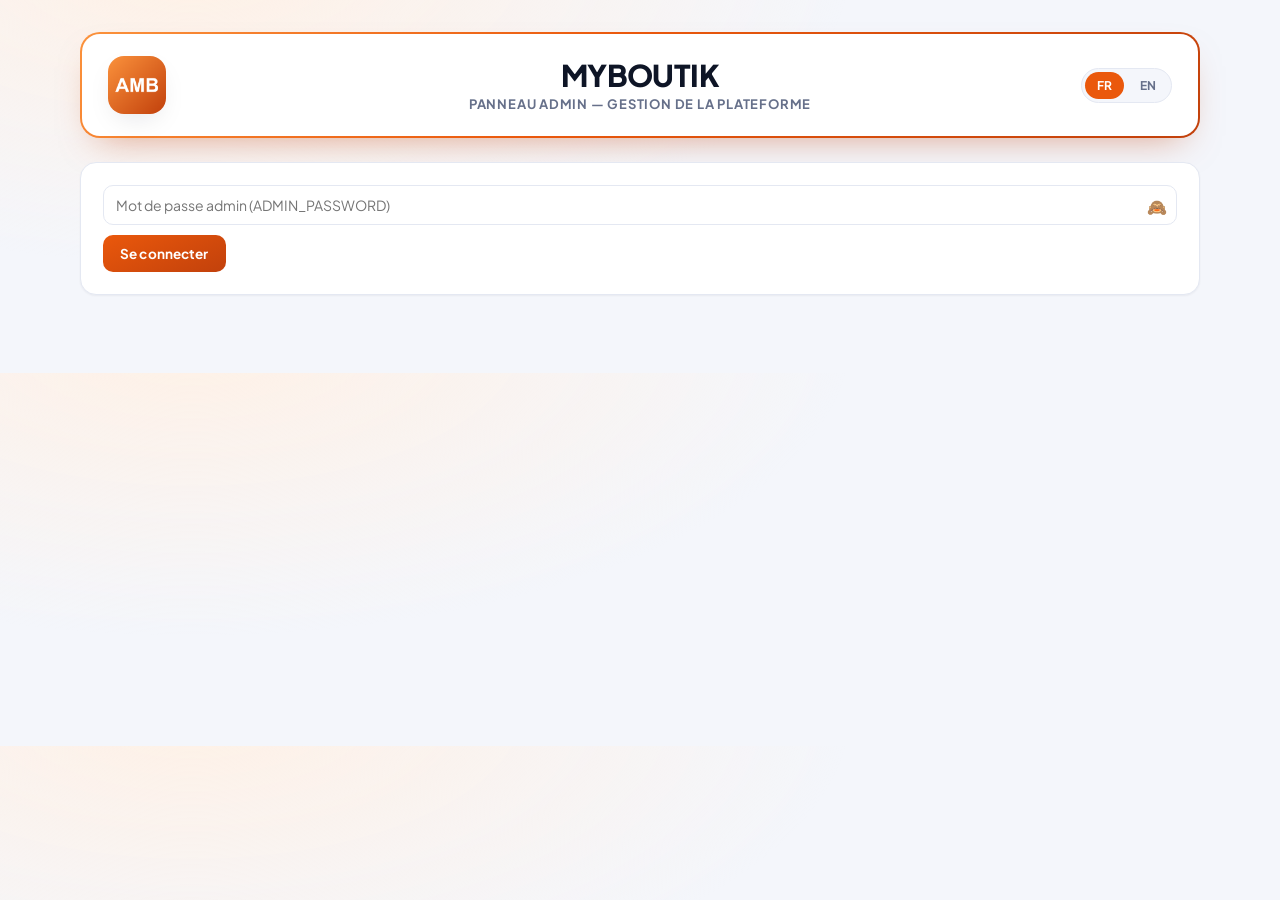
<file: admin.html>
<!DOCTYPE html>
<html lang="fr">
<head>
<meta charset="UTF-8">
<meta name="viewport" content="width=device-width, initial-scale=1.0">
<title>MYBOUTIK — Admin</title>
<meta name="robots" content="noindex, nofollow">
<meta name="theme-color" content="#0e1526">
<link rel="manifest" href="admin-manifest.json">
<link rel="apple-touch-icon" href="admin-apple-touch-icon.png">
<meta name="mobile-web-app-capable" content="yes">
<meta name="apple-mobile-web-app-capable" content="yes">
<meta name="apple-mobile-web-app-title" content="MB Admin">
<link rel="preconnect" href="https://fonts.googleapis.com">
<link rel="preconnect" href="https://fonts.gstatic.com" crossorigin>
<link href="https://fonts.googleapis.com/css2?family=Plus+Jakarta+Sans:wght@400;500;600;700;800&family=Titan+One&display=swap" rel="stylesheet">
<style>
  :root{
    --blue:#ea580c; --blue-dark:#c2410c; --blue-light:#fff1e6;
    --ink:#0e1526; --gray:#66708a; --border:#e4e8f2; --bg:#f4f6fb; --amber-bg:#fffbeb;
    --green:#0f9d63; --red:#dc3545;
    --shadow-sm:0 1px 2px rgba(14,21,38,.05);
    --shadow-md:0 10px 30px -12px rgba(14,21,38,.18);
  }
  *{box-sizing:border-box;margin:0;padding:0}
  body{
    font-family:'Plus Jakarta Sans',-apple-system,'Segoe UI',Roboto,Arial,sans-serif;
    color:var(--ink);
    background:radial-gradient(1100px 500px at 15% -10%, #fff1e6 0%, transparent 60%), var(--bg);
    padding:32px 24px 60px;
    -webkit-font-smoothing:antialiased;
  }
  .wrap{max-width:1120px;margin:0 auto}
  .topbar{
    display:grid;grid-template-columns:1fr auto 1fr;align-items:center;gap:18px;margin-bottom:24px;
    background:#fff;
    border:2px solid transparent;
    background-image:linear-gradient(#fff,#fff),linear-gradient(135deg,#fb923c 0%,#ea580c 45%,#c2410c 100%);
    background-origin:border-box;background-clip:padding-box,border-box;
    border-radius:20px;padding:22px 26px;
    box-shadow:0 16px 36px -18px rgba(194,65,12,.5);
  }
  .topbar .mark{grid-column:1;justify-self:start;width:58px;height:58px;border-radius:16px;background:linear-gradient(145deg,var(--blue),var(--blue-dark));display:flex;align-items:center;justify-content:center;color:#fff;font-family:'Titan One',cursive;font-weight:400;font-size:19px;letter-spacing:0;text-shadow:0 1.5px 0 rgba(0,0,0,.18);box-shadow:var(--shadow-md);flex-shrink:0}
  .topbar .titles{grid-column:2;text-align:center}
  .topbar h1{font-size:30px;font-weight:800;letter-spacing:-.02em;line-height:1.1;color:var(--ink)}
  .topbar .sub{font-size:13px;color:var(--gray);font-weight:700;text-transform:uppercase;letter-spacing:.06em;margin-top:4px}
  h3{font-size:15px;font-weight:700;margin-bottom:14px;letter-spacing:-.01em}
  .card{background:#fff;border:1px solid var(--border);border-radius:16px;padding:22px;margin-bottom:18px;box-shadow:var(--shadow-sm)}
  textarea{width:100%;padding:10px 12px;border:1.5px solid var(--border);border-radius:10px;font-size:14px;margin-bottom:10px;font-family:inherit;color:var(--ink);background:#fff;resize:vertical}
  textarea:focus{outline:none;border-color:var(--blue);box-shadow:0 0 0 3px var(--blue-light)}
  .flabel{display:block;font-size:13px;font-weight:700;margin:0 0 6px}
  /* Apercu du bandeau tel que le verra le marchand */
  .announce{display:flex;gap:12px;align-items:flex-start;border:1px solid;border-radius:12px;padding:12px 14px;margin-top:8px;font-size:14px;line-height:1.5}
  .announce-info{background:#fff1e6;border-color:#fdba8c;color:#9a3412}
  .announce-warning{background:var(--amber-bg);border-color:#fde68a;color:#92400e}
  .announce-success{background:#ecfdf5;border-color:#a7f3d0;color:#166534}
  .announce-body{flex:1;min-width:0}
  .announce-text{white-space:pre-wrap;word-break:break-word}
  .announce-actions{margin-top:8px}
  .announce-cta{display:inline-block;border:1.5px solid currentColor;border-radius:8px;padding:5px 12px;font-size:13px;font-weight:700}
  .announce-close{opacity:.7;flex-shrink:0}
  /* Choix des marchands destinataires : liste a cocher avec recherche */
  .annpick{max-height:240px;overflow-y:auto;border:1px solid var(--border);border-radius:10px;margin-bottom:6px}
  .annpick label{display:flex;gap:10px;align-items:flex-start;padding:8px 12px;border-bottom:1px solid var(--border);cursor:pointer;font-size:13px;line-height:1.4}
  .annpick label:last-child{border-bottom:none}
  .annpick label:hover{background:var(--bg)}
  .annpick input[type=checkbox]{width:auto;margin:3px 0 0;flex-shrink:0}
  input,select{width:100%;padding:10px 12px;border:1.5px solid var(--border);border-radius:10px;font-size:14px;margin-bottom:10px;font-family:inherit;color:var(--ink);transition:border-color .15s,box-shadow .15s;background:#fff}
  input:focus,select:focus{outline:none;border-color:var(--blue);box-shadow:0 0 0 3px var(--blue-light)}
  .password-wrap{position:relative}
  .password-wrap input{padding-right:40px}
  .pw-toggle{position:absolute;right:5px;top:9px;background:none;border:none;cursor:pointer;font-size:16px;padding:5px;line-height:1}
  button{border:none;border-radius:10px;padding:10px 17px;font-size:13.5px;font-weight:700;cursor:pointer;background:linear-gradient(155deg,var(--blue),var(--blue-dark));color:#fff;transition:transform .12s,box-shadow .12s;letter-spacing:.01em;font-family:inherit}
  button:hover{box-shadow:0 6px 16px -4px rgba(234,88,12,.5);transform:translateY(-1px)}
  button:active{transform:translateY(0)}
  button.ghost{background:#fff;color:var(--ink);border:1.5px solid var(--border);box-shadow:none}
  button.ghost:hover{border-color:var(--blue);color:var(--blue);box-shadow:none;background:var(--blue-light)}
  button.danger{background:var(--red);color:#fff}
  button.danger:hover{box-shadow:0 6px 16px -4px rgba(220,53,69,.5)}
  .overlay{display:none;position:fixed;inset:0;background:rgba(14,21,38,.5);align-items:center;justify-content:center;padding:20px;z-index:300}
  .overlay.open{display:flex}
  .modal{background:#fff;border-radius:16px;max-width:420px;width:100%;padding:26px;box-shadow:var(--shadow-md)}
  .modal-actions{display:flex;gap:10px;margin-top:18px}
  .modal-actions button{flex:1}
  table{width:100%;border-collapse:collapse;font-size:13.5px}
  thead th{position:sticky;top:0;background:#fafbfe;text-transform:uppercase;font-size:11px;letter-spacing:.04em;color:var(--gray);font-weight:700}
  th,td{text-align:left;padding:11px 10px;border-bottom:1px solid var(--border)}
  tbody tr{transition:background .1s}
  tbody tr:hover{background:var(--blue-light)}
  tbody tr:last-child td{border-bottom:none}
  .msg{font-size:13px;padding:9px 12px;border-radius:9px;background:#fef2f2;color:#b91c1c;margin-bottom:10px;border:1px solid #fecaca}
  .stats-grid{display:grid;grid-template-columns:repeat(auto-fit,minmax(160px,1fr));gap:14px;margin-bottom:18px}
  /* "Sur la periode" : 8 cases, toujours 4 par ligne (2 lignes) sur ecran
     large ; 2 par ligne sur tablette, 1 sur petit telephone. */
  #periodStatsGrid{grid-template-columns:repeat(4,minmax(0,1fr))}
  @media (max-width:860px){#periodStatsGrid{grid-template-columns:repeat(2,minmax(0,1fr))}}
  @media (max-width:420px){#periodStatsGrid{grid-template-columns:1fr}}
  .stat{background:#fff;border:1px solid var(--border);border-radius:16px;padding:18px;box-shadow:var(--shadow-sm);border-top:3px solid var(--accent,var(--blue));position:relative;overflow:hidden}
  .stat .lbl{font-size:11.5px;color:var(--gray);text-transform:uppercase;letter-spacing:.05em;font-weight:700}
  .stat .val{font-size:24px;font-weight:800;margin-top:6px;letter-spacing:-.02em;font-variant-numeric:tabular-nums}
  .pill{display:inline-block;padding:3px 10px;border-radius:999px;font-size:11.5px;font-weight:700;letter-spacing:.01em}
  .pill-ok{background:#e3f9ee;color:var(--green)}
  .pill-warn{background:#fef3c7;color:#92400e}
  .pill-bad{background:#fde8ea;color:var(--red)}
  /* Astuce CSS pour afficher la barre de defilement horizontale en HAUT du
     tableau plutot qu'en bas (pratique sur les tableaux larges - inutile de
     descendre jusqu'en bas juste pour la trouver) : on retourne le
     conteneur a 180deg (ce qui deplace visuellement sa barre de defilement
     native de bas en haut), puis on re-retourne le contenu a 180deg pour
     qu'il s'affiche normalement. */
  .table-wrap{overflow-x:auto;transform:rotateX(180deg)}
  .table-wrap>*{transform:rotateX(180deg)}
  /* Onglets du panneau : une section = un onglet, pour ne plus avoir une
     seule liste de cartes interminable. */
  .admin-tabs{display:flex;flex-wrap:wrap;gap:8px;padding-bottom:14px;margin-bottom:16px;border-bottom:2px solid var(--blue-light)}
  .admin-tabs button{background:#fff;color:var(--ink);border:1.5px solid var(--border);box-shadow:none;border-radius:999px;padding:8px 15px;font-size:13px}
  .admin-tabs button:hover{border-color:var(--blue);color:var(--blue);background:var(--blue-light);box-shadow:none;transform:none}
  .admin-tabs button.active{background:linear-gradient(155deg,var(--blue),var(--blue-dark));color:#fff;border-color:transparent}
  .admin-tabs button.logout{color:var(--red);border-color:var(--red);margin-left:auto}
  .admin-tabs button.logout:hover{background:#fde8ea;color:var(--red);border-color:var(--red)}
  .tab-badge{display:inline-block;min-width:18px;padding:1px 6px;margin-left:6px;border-radius:999px;background:var(--red);color:#fff;font-size:11px;font-weight:800;text-align:center;line-height:1.5}
  /* Barre de periode (Aujourd'hui / Semaine / Mois / Annee / Date precise /
     Periode / Tous) affichee sous les onglets auxquels elle s'applique. */
  .period-bar{background:#fff;border:1px solid var(--border);border-radius:16px;padding:14px 18px;margin-bottom:18px;box-shadow:var(--shadow-sm)}
  .period-bar .plabel{font-size:13px;color:var(--gray);margin-bottom:10px;line-height:1.5}
  .period-bar .plabel strong{color:var(--ink)}
  .period-pills{display:flex;flex-wrap:wrap;gap:8px;align-items:center}
  .period-pills button{background:#fff;color:var(--ink);border:1.5px solid var(--border);box-shadow:none;border-radius:999px;padding:6px 13px;font-size:12.5px}
  .period-pills button:hover{border-color:var(--blue);color:var(--blue);background:var(--blue-light);box-shadow:none;transform:none}
  .period-pills button.active{background:linear-gradient(155deg,var(--blue),var(--blue-dark));color:#fff;border-color:transparent}
  .period-inputs{display:inline-flex;gap:8px;align-items:center}
  .period-inputs input{width:auto;margin:0;padding:6px 10px}
  #toastContainer{position:fixed;top:18px;left:50%;transform:translateX(-50%);z-index:200;display:flex;flex-direction:column;gap:8px;align-items:center;pointer-events:none;max-width:90vw}
  .toast{pointer-events:auto;padding:12px 20px;border-radius:10px;font-size:14px;font-weight:600;box-shadow:0 6px 18px rgba(15,23,42,.15);max-width:440px;text-align:center;opacity:0;transform:translateY(-8px);transition:opacity .2s,transform .2s}
  .toast.show{opacity:1;transform:translateY(0)}
  .toast-success{background:#dcfce7;color:#166534;border:1px solid #86efac}
  .toast-error{background:#fee2e2;color:#991b1b;border:1px solid #fecaca}
  .toast-info{background:#eff6ff;color:#1e40af;border:1px solid #bfdbfe}
  .bq-list summary{cursor:pointer;color:var(--blue);font-weight:700;font-size:13px;list-style:none}
  .bq-list summary::-webkit-details-marker{display:none}
  .bq-list summary::after{content:' ▾';font-size:10px}
  .bq-list[open] summary::after{content:' ▴'}
  .bq-list .bq-menu{margin-top:6px;background:var(--blue-light);border:1px solid var(--border);border-radius:9px;padding:8px 10px;font-size:12.5px;color:var(--ink);max-width:280px}
  .bq-list .bq-menu div{padding:2px 0}
  .chart-legend{display:flex;gap:18px;font-size:12px;color:var(--gray);margin-bottom:10px;font-weight:600}
  .chart-legend .dot{display:inline-block;width:9px;height:9px;border-radius:50%;margin-right:5px;vertical-align:middle}
  .chart-legend .diamond{display:inline-block;width:8px;height:8px;margin-right:6px;vertical-align:middle;transform:rotate(45deg)}
  .copy-btn{background:none;border:none;padding:2px 4px;cursor:pointer;font-size:12px;color:var(--gray);box-shadow:none;font-weight:600}
  .copy-btn:hover{color:var(--blue);box-shadow:none;transform:none;background:none}
  .wa-link{display:inline-block;padding:4px 10px;border:1.5px solid var(--border);border-radius:999px;font-size:12px;font-weight:700;color:var(--ink);text-decoration:none;white-space:nowrap;background:#fff}
  .wa-link:hover{border-color:#16a34a;color:#15803d;background:#ecfdf5}
  .badge-late{background:#fde8ea;color:var(--red);font-size:11px;font-weight:700;padding:2px 8px;border-radius:999px;margin-left:8px;white-space:nowrap}
  .filters-row select{width:auto;margin:0}
  .lang-switch{grid-column:3;justify-self:end;display:flex;gap:4px;background:var(--bg);border:1px solid var(--border);border-radius:999px;padding:3px}
  .lang-switch button{background:none;color:var(--gray);box-shadow:none;padding:6px 12px;font-size:12px;border-radius:999px}
  .lang-switch button:hover{box-shadow:none;transform:none;background:none;color:var(--ink)}
  .lang-switch button.active{background:var(--blue);color:#fff}
  #installBtn{display:none}
  /* Telephone : marges reduites, en-tete compact, onglets sur UNE ligne
     defilante (plutot que 3-4 lignes de pastilles), textes des champs a 16px
     (en dessous, iOS zoome la page a chaque clic dans un champ). */
  @media (max-width:640px){
    body{padding:14px 10px 40px}
    .topbar{grid-template-columns:auto minmax(0,1fr) auto;gap:10px;padding:14px;margin-bottom:16px;border-radius:16px}
    .topbar .mark{width:44px;height:44px;border-radius:12px;font-size:15px}
    .topbar h1{font-size:22px}
    .topbar .sub{font-size:9.5px;letter-spacing:.03em}
    .card{padding:14px;border-radius:14px}
    th,td{padding:9px 8px}
    .stat{padding:14px}
    .stat .val{font-size:20px}
    .admin-tabs{flex-wrap:nowrap;overflow-x:auto;-webkit-overflow-scrolling:touch;scrollbar-width:none}
    .admin-tabs::-webkit-scrollbar{display:none}
    .admin-tabs button{flex-shrink:0;white-space:nowrap}
    .admin-tabs button.logout{margin-left:0}
    .period-bar{padding:12px 14px}
    .modal{padding:20px}
    input,select,textarea{font-size:16px}
  }
</style>
</head>
<body>
<div class="wrap">
  <div class="topbar">
    <img class="mark" src="admin-icon-192.png" alt="MYBOUTIK Admin" style="object-fit:cover">
    <div class="titles"><h1>MYBOUTIK</h1><div class="sub" id="subtitleText">Panneau admin — Gestion de la plateforme</div></div>
    <div class="lang-switch"><button type="button" id="langFr" class="active" onclick="setLang('fr')">FR</button><button type="button" id="langEn" onclick="setLang('en')">EN</button></div>
  </div>
  <div class="card" id="loginCard">
    <div id="loginMsg"></div>
    <div class="password-wrap"><input type="password" id="adminPassword" placeholder="Mot de passe admin (ADMIN_PASSWORD)">
      <button type="button" class="pw-toggle" onclick="togglePasswordVisibility('adminPassword', this)">🙈</button></div>
    <button id="loginBtn" onclick="loadAll()">Se connecter</button>
  </div>
  <div id="dataCards" style="display:none">
    <div class="admin-tabs" id="adminTabs">
      <button type="button" data-tab="overview" class="active" onclick="setAdminTab('overview')"><span id="tabLblOverview"></span></button>
      <button type="button" data-tab="boutiques" onclick="setAdminTab('boutiques')"><span id="tabLblBoutiques"></span></button>
      <button type="button" data-tab="quality" onclick="setAdminTab('quality')"><span id="tabLblQuality"></span><span class="tab-badge" id="badgeQuality" style="display:none"></span></button>
      <button type="button" data-tab="subs" onclick="setAdminTab('subs')"><span id="tabLblSubs"></span><span class="tab-badge" id="badgeSubs" style="display:none"></span></button>
      <button type="button" data-tab="clients" onclick="setAdminTab('clients')"><span id="tabLblClients"></span></button>
      <button type="button" data-tab="revenue" onclick="setAdminTab('revenue')"><span id="tabLblRevenue"></span></button>
      <button type="button" data-tab="feedback" onclick="setAdminTab('feedback')"><span id="tabLblFeedback"></span><span class="tab-badge" id="badgeFeedback" style="display:none"></span></button>
      <button type="button" data-tab="announcements" onclick="setAdminTab('announcements')"><span id="tabLblAnnouncements"></span></button>
      <button type="button" data-tab="demo" onclick="setAdminTab('demo')"><span id="tabLblDemo"></span></button>
      <button type="button" id="installBtn" onclick="installApp()">📲 <span id="installBtnText"></span></button>
      <button type="button" class="logout" id="logoutBtn" onclick="confirmAdminLogout()">🚪 <span id="logoutBtnText"></span></button>
    </div>
    <div class="period-bar" id="periodBar">
      <div class="plabel"><strong id="periodLabel"></strong> · <span id="periodRangeText"></span> — <span id="periodScope"></span></div>
      <div class="period-pills" id="periodPills">
        <button type="button" data-p="today" onclick="setPeriod('today')" id="pillToday"></button>
        <button type="button" data-p="week" onclick="setPeriod('week')" id="pillWeek"></button>
        <button type="button" data-p="month" onclick="setPeriod('month')" id="pillMonth"></button>
        <button type="button" data-p="year" onclick="setPeriod('year')" id="pillYear"></button>
        <button type="button" data-p="date" onclick="setPeriod('date')" id="pillDate"></button>
        <button type="button" data-p="range" onclick="setPeriod('range')" id="pillRange"></button>
        <button type="button" data-p="all" class="active" onclick="setPeriod('all')" id="pillAll"></button>
        <span class="period-inputs" id="periodInputs"></span>
      </div>
    </div>
    <div class="stats-grid" id="statsGrid" data-panel="overview"></div>
    <div data-panel="overview">
      <h3 id="h3PeriodStats" style="margin:4px 0 12px"></h3>
      <div class="stats-grid" id="periodStatsGrid"></div>
    </div>
    <div class="card" data-panel="overview">
      <h3 id="h3Rates">Taux de change (vers FCFA)</h3>
      <p class="muted" id="ratesNote" style="margin-bottom:12px"></p>
      <div id="ratesBody"></div>
    </div>
    <div class="card" data-panel="boutiques">
      <h3 id="h3Boutiques">Boutiques</h3>
      <div class="stats-grid" id="boutiquesStatsGrid" style="margin-bottom:16px"></div>
      <div class="lang-switch" id="boutiqueFilterTabs" style="display:inline-flex;margin-bottom:12px">
        <button type="button" id="filterAll" onclick="setBoutiqueFilter('all')" class="active"></button>
        <button type="button" id="filterActiveUnlisted" onclick="setBoutiqueFilter('active_unlisted')"></button>
        <button type="button" id="filterActiveListed" onclick="setBoutiqueFilter('active_listed')"></button>
        <button type="button" id="filterSuspended" onclick="setBoutiqueFilter('suspended')"></button>
      </div>
      <br>
      <input id="boutiqueSearch" placeholder="Rechercher par nom ou email…" style="max-width:280px" oninput="renderBoutiquesFiltered()">
      <div class="table-wrap" id="boutiquesBody"></div>
      <h4 id="h4BoutiqueDeletions" style="margin:20px 0 8px">Boutiques en cours de suppression</h4>
      <div class="table-wrap" id="boutiqueDeletionsBody"></div>
    </div>
    <div class="card" data-panel="quality">
      <h3 id="h3Quality">Surveillance qualité</h3>
      <p class="muted" id="qualityNote" style="margin-bottom:14px"></p>
      <button type="button" class="ghost" id="btnTestAlert" onclick="testErrorAlert()" style="margin-bottom:14px">📧 Tester l'alerte e-mail</button>
      <h4 id="h4Ranking" style="margin:0 0 8px">Boutiques à surveiller</h4>
      <div class="table-wrap" id="boutiqueRankingBody"></div>
      <h4 id="h4Disputes" style="margin:20px 0 8px">Réclamations</h4>
      <div class="table-wrap" id="disputesBody"></div>
      <h4 id="h4LowReviews" style="margin:20px 0 8px">Avis ≤ 2 étoiles</h4>
      <div class="table-wrap" id="lowReviewsBody"></div>
      <h4 id="h4SuspiciousReviews" style="margin:20px 0 8px">Avis à vérifier</h4>
      <p class="muted" id="suspiciousReviewsNote" style="margin-bottom:8px"></p>
      <div class="table-wrap" id="suspiciousReviewsBody"></div>
    </div>
    <div class="card" data-panel="overview">
      <h3 id="h3TopBoutiques">Top 10 des boutiques</h3>
      <p class="muted" id="topBoutiquesNote" style="margin-bottom:12px"></p>
      <h4 id="h4TopRevenue" style="margin:0 0 8px">Par chiffre d'affaires</h4>
      <div class="table-wrap" id="topBoutiquesRevenueBody"></div>
      <h4 id="h4TopItems" style="margin:20px 0 8px">Par nombre d'articles vendus</h4>
      <div class="table-wrap" id="topBoutiquesItemsBody"></div>
      <h4 id="h4TopOrders" style="margin:20px 0 8px">Par nombre de commandes</h4>
      <div class="table-wrap" id="topBoutiquesOrdersBody"></div>
    </div>
    <div class="card" data-panel="quality">
      <h3 id="h3ActionsLog">Historique des actions admin</h3>
      <p class="muted" id="actionsLogNote" style="margin-bottom:12px"></p>
      <div class="table-wrap" id="actionsLogBody"></div>
    </div>
    <div class="card" data-panel="announcements" id="announceFormCard">
      <h3 id="h3AnnounceNew">Nouvelle annonce</h3>
      <p class="muted" id="announceNote" style="margin-bottom:14px"></p>
      <label class="flabel" for="annTemplate" id="lblAnnTemplate"></label>
      <select id="annTemplate" onchange="applyAnnounceTemplate()"></select>
      <label class="flabel" for="annTitle" id="lblAnnTitle"></label>
      <input id="annTitle" maxlength="120">
      <label class="flabel" for="annMessage" id="lblAnnMessage"></label>
      <textarea id="annMessage" rows="4" maxlength="1000"></textarea>
      <p class="muted" id="annTransStatus" style="margin:-6px 0 12px;font-size:12px;min-height:16px"></p>
      <details id="annEnBox" open style="margin-bottom:12px;border:1px solid var(--border);border-radius:10px;padding:10px 12px">
        <summary id="sumAnnEn" style="cursor:pointer;font-weight:700;font-size:13px"></summary>
        <p class="muted" id="annEnNote" style="margin:8px 0 10px"></p>
        <button type="button" class="ghost" id="btnTranslateAnn" onclick="translateAnnouncement()" style="margin-bottom:12px"></button>
        <label class="flabel" for="annTitleEn" id="lblAnnTitleEn"></label>
        <input id="annTitleEn" maxlength="120">
        <label class="flabel" for="annMessageEn" id="lblAnnMessageEn"></label>
        <textarea id="annMessageEn" rows="4" maxlength="1000"></textarea>
        <div id="annCtaLabelEnWrap" style="display:none"><label class="flabel" for="annCtaLabelEn" id="lblAnnCtaLabelEn"></label>
        <input id="annCtaLabelEn" maxlength="60"></div>
      </details>
      <div style="display:flex;gap:12px;flex-wrap:wrap">
        <div style="flex:1 1 220px"><label class="flabel" for="annCtaTarget" id="lblAnnCta"></label>
          <select id="annCtaTarget" onchange="announceCtaChanged()"></select></div>
        <div style="flex:1 1 220px;display:none" id="annCtaLabelWrap"><label class="flabel" for="annCtaLabel" id="lblAnnCtaLabel"></label>
          <input id="annCtaLabel" maxlength="60"></div>
      </div>
      <div style="display:flex;gap:12px;flex-wrap:wrap">
        <div style="flex:1 1 180px"><label class="flabel" for="annLevel" id="lblAnnLevel"></label>
          <select id="annLevel"><option value="info" id="optLvlInfo"></option><option value="warning" id="optLvlWarn"></option><option value="success" id="optLvlOk"></option></select></div>
        <div style="flex:1 1 220px"><label class="flabel" for="annAudience" id="lblAnnAudience"></label>
          <select id="annAudience" onchange="announceAudienceChanged()">
            <option value="all" id="optAudAll"></option><option value="expiring" id="optAudExpiring"></option><option value="expired" id="optAudExpired"></option>
            <option value="plan" id="optAudPlan"></option><option value="country" id="optAudCountry"></option><option value="users" id="optAudUsers"></option></select></div>
        <div style="flex:1 1 180px;display:none" id="annValueWrap"><label class="flabel" for="annValue" id="lblAnnValue"></label>
          <select id="annValue" onchange="updateAudienceCount()"></select></div>
      </div>
      <div id="annEmailsWrap" style="display:none;margin-bottom:12px">
        <label class="flabel" for="annPickSearch" id="lblAnnEmails"></label>
        <input id="annPickSearch" type="search" autocomplete="off" oninput="renderAnnPicker()" style="margin-bottom:8px">
        <div class="annpick" id="annPickList"></div>
        <div style="display:flex;gap:8px;align-items:center;flex-wrap:wrap;margin:6px 0">
          <button type="button" class="ghost" onclick="annPickAllVisible(true)" id="btnPickAll"></button>
          <button type="button" class="ghost" onclick="annPickAllVisible(false)" id="btnPickNone"></button>
          <span class="muted" id="annPickCount"></span>
        </div>
        <details><summary id="sumAnnPaste" style="cursor:pointer;font-size:13px;font-weight:700"></summary>
          <textarea id="annEmails" rows="3" placeholder="marchand1@exemple.com, marchand2@exemple.com" oninput="annEmailsTyped()" style="margin-top:8px"></textarea>
        </details>
      </div>
      <div style="display:flex;gap:12px;flex-wrap:wrap">
        <div style="flex:1 1 160px"><label class="flabel" for="annStarts" id="lblAnnStarts"></label>
          <input id="annStarts" type="date" onchange="announceStartsChanged()"></div>
        <div style="flex:1 1 120px"><label class="flabel" for="annDays" id="lblAnnDays"></label>
          <input id="annDays" type="number" min="1" max="365" inputmode="numeric" placeholder="ex : 14" oninput="announceDaysChanged()"></div>
        <div style="flex:1 1 160px"><label class="flabel" for="annEnds" id="lblAnnEnds"></label>
          <input id="annEnds" type="date" onchange="announceEndsChanged()"></div>
      </div>
      <p class="muted" id="annRecipients" style="margin:0 0 12px"></p>
      <label id="annReshowWrap" style="display:none;margin-bottom:12px;font-size:13px;cursor:pointer"><input type="checkbox" id="annReshow" style="width:auto;margin:0 8px 0 0"><span id="lblAnnReshow"></span></label>
      <div style="display:flex;gap:8px;flex-wrap:wrap">
        <button class="ghost" onclick="previewAnnouncement()" id="btnPreviewAnnounce"></button>
        <button class="ghost" onclick="resetAnnouncementForm()" id="btnClearAnnounce"></button>
        <button onclick="submitAnnouncement()" id="btnPublishAnnounce"></button>
        <button class="ghost" onclick="resetAnnouncementForm()" id="btnCancelAnnounceEdit" style="display:none"></button>
      </div>
      <div id="annPreview" style="margin-top:14px"></div>
    </div>
    <div class="card" data-panel="announcements">
      <h3 id="h3AnnounceList">Annonces publiées</h3>
      <div class="table-wrap" id="announceListBody"></div>
    </div>
    <div class="card" data-panel="demo">
      <h3 id="h3Demo">Données de démonstration</h3>
      <p class="muted" id="demoDataNote" style="margin-bottom:12px"></p>
      <div id="demoDataMsg"></div>
      <div style="display:flex;gap:8px;flex-wrap:wrap">
        <button onclick="seedDemoData()" id="btnSeedDemo">🌱 <span id="btnSeedDemoText"></span></button>
        <button onclick="seedDemoCurrency()" id="btnSeedDemoCurrency">🌍 <span id="btnSeedDemoCurrencyText"></span></button>
        <button class="ghost" onclick="deleteDemoData()" id="btnDeleteDemo">🗑️ <span id="btnDeleteDemoText"></span></button>
      </div>
    </div>
    <div class="card" data-panel="subs">
      <h3 id="h3Subs">Demandes d'abonnement en attente</h3>
      <div id="subsBody"></div>
    </div>
    <div class="card" data-panel="subs">
      <h3 id="h3Payouts">Retraits d'affiliation en attente</h3>
      <div id="payoutsBody"></div>
    </div>
    <div class="card" data-panel="feedback">
      <h3 id="h3Feedback">Avis des marchands sur MYBOUTIK</h3>
      <div class="table-wrap" id="feedbackBody"></div>
    </div>
    <div class="card" data-panel="revenue">
      <div style="display:flex;justify-content:space-between;align-items:center;flex-wrap:wrap;gap:14px;margin-bottom:12px">
        <h3 style="margin:0" id="h3Revenue">Revenus par mois</h3>
        <div style="display:flex;align-items:center;gap:10px;flex-wrap:wrap">
          <select id="revenueYear" onchange="renderRevenue()" style="width:auto;margin:0"></select>
          <div><span style="color:var(--gray);font-size:13px" id="revenueTotalLabel">Total de l'année : </span><strong id="revenueYearTotal" style="font-size:18px"></strong></div>
          <button class="ghost" id="btnRevExcel" onclick="exportRevenueExcel()">⬇️ Excel</button>
          <button class="ghost" id="btnRevPdf" onclick="exportRevenuePdf()">⬇️ PDF</button>
        </div>
      </div>
      <div class="chart-legend"><span><span class="dot" style="background:#ea580c"></span><span id="legendMonthly">Revenu mensuel</span></span><span><span class="diamond" style="background:#2563eb"></span><span id="legendCumu">Revenu cumulé</span> <span style="font-weight:400" id="legendScaleNote">(échelle propre à chaque courbe)</span></span></div>
      <div id="revenueChart" style="margin-bottom:16px"></div>
      <div class="table-wrap" id="revenueBody"></div>
    </div>
    <div class="card" data-panel="clients">
      <h3 id="h3Clients">Tous les clients</h3>
      <div class="filters-row" style="display:flex;gap:8px;flex-wrap:wrap;align-items:center;margin-bottom:12px">
        <input id="clientSearch" placeholder="Rechercher par email…" style="max-width:220px;margin:0;flex:1 1 180px" oninput="renderClients()">
        <select id="clientFilterPlan" onchange="renderClients()">
          <option value="" id="optAllPlans">Tous les plans</option>
          <option value="starter">Starter</option>
          <option value="pro">Pro</option>
          <option value="premium">Premium</option>
        </select>
        <select id="clientFilterStatus" onchange="renderClients()">
          <option value="" id="optAllStatus">Tous les statuts</option>
          <option value="ok" id="optStatusOk">Actif</option>
          <option value="warn" id="optStatusWarn">Expire bientôt</option>
          <option value="bad" id="optStatusBad">Expiré</option>
        </select>
        <div style="display:flex;gap:8px;flex-shrink:0">
          <button class="ghost" id="btnClientsMail" onclick="emailClientsGroup()">✉️ <span id="btnClientsMailText"></span></button>
          <button class="ghost" id="btnClientsExcel" onclick="exportClientsExcel()">⬇️ Exporter Excel</button>
          <button class="ghost" id="btnClientsPdf" onclick="exportClientsPdf()">⬇️ Exporter PDF</button>
        </div>
      </div>
      <div class="table-wrap" id="clientsBody"></div>
      <h4 id="h4AccountDeletions" style="margin:20px 0 8px">Comptes en cours de suppression</h4>
      <div class="table-wrap" id="accountDeletionsBody"></div>
    </div>
    <div class="card" data-panel="subs">
      <h3 id="h3History">Historique des paiements (300 derniers)</h3>
      <div style="display:flex;gap:8px;flex-wrap:wrap;align-items:center;margin-bottom:12px">
        <input id="historySearch" placeholder="Rechercher par email ou plan…" style="max-width:280px;margin:0;flex:1 1 180px" oninput="renderHistoryFiltered()">
        <div style="display:flex;gap:8px;flex-shrink:0">
          <button class="ghost" id="btnHistoryExcel" onclick="exportHistoryExcel()">⬇️ Excel</button>
          <button class="ghost" id="btnHistoryPdf" onclick="exportHistoryPdf()">⬇️ PDF</button>
        </div>
      </div>
      <div class="table-wrap" id="historyBody"></div>
    </div>
  </div>
</div>
<div class="overlay" id="confirmOverlay"><div class="modal" id="confirmModalBody"></div></div>
<div class="overlay" id="modalOverlay"><div class="modal" id="modalBody"></div></div>
<div id="toastContainer"></div>
<script src="config.js"></script>
<script src="install.js"></script>
<script>
const API_URL = window.MYBOUTIK_API_URL || 'http://localhost:8000';
function call(action, extra) {
  const password = sessionStorage.getItem('myboutik_admin_pw') || document.getElementById('adminPassword').value;
  return fetch(API_URL+'/admin?action='+action, {method:'POST', headers:{'Content-Type':'application/json','X-Lang':LANG}, body:JSON.stringify(Object.assign({password}, extra||{}))})
    .then(r => r.json());
}
// ============================================================
// TRADUCTION (FR/EN) - textes fixes de l'interface. Les messages qui
// viennent du serveur (succes/erreur) sont deja traduits cote backend via
// l'entete X-Lang envoye ci-dessus (voir t()/EN_DICT dans index.php).
// ============================================================
let LANG = localStorage.getItem('myboutik_admin_lang') === 'en' ? 'en' : 'fr';
const I18N = {
  fr: {
    subtitle: 'Panneau admin — Gestion de la plateforme',
    admin_password_placeholder: 'Mot de passe admin (ADMIN_PASSWORD)',
    login_btn: 'Se connecter',
    h3_subs: "Demandes d'abonnement en attente",
    h3_payouts: "Retraits d'affiliation en attente",
    h3_revenue: 'Revenus par mois',
    total_year_label: "Total de l'année : ",
    legend_monthly: 'Revenu mensuel',
    legend_cumulative: 'Revenu cumulé',
    legend_scale_note: '(échelle propre à chaque courbe)',
    h3_clients: 'Tous les clients',
    search_email_placeholder: 'Rechercher par email…',
    filter_all_plans: 'Tous les plans',
    filter_all_status: 'Tous les statuts',
    status_active: 'Actif',
    status_expiring: 'Expire bientôt',
    status_expired: 'Expiré',
    export_excel: '⬇️ Exporter Excel',
    export_pdf: '⬇️ Exporter PDF',
    export_excel_short: '⬇️ Excel',
    export_pdf_short: '⬇️ PDF',
    h3_history: 'Historique des paiements (300 derniers)',
    search_history_placeholder: 'Rechercher par email ou plan…',
    col_email: 'Email', col_name: 'Nom', col_plan: 'Plan', col_status: 'Statut',
    col_expires: 'Expire le', col_boutiques: 'Boutiques (propriétaire)', col_payments: 'Paiements',
    col_total_paid: 'Total payé', col_registered: 'Inscrit le', col_month: 'Mois', col_revenue: 'Revenu',
    col_date: 'Date', col_requested: 'Demandé le', col_processed: 'Traité le', col_amount: 'Montant',
    col_method: 'Méthode', col_number: 'Numéro',
    stat_clients: 'Clients', stat_active: 'Actifs', stat_expired: 'Expirés', stat_total_revenue: 'Revenu total',
    no_clients_match: 'Aucun client ne correspond à cette recherche.',
    no_history_match: 'Aucun historique ne correspond à cette recherche.',
    no_pending_requests: 'Aucune demande en attente.',
    no_pending_payouts: 'Aucun retrait en attente.',
    btn_approve: 'Approuver', btn_reject: 'Rejeter', btn_mark_paid: 'Marquer payé',
    confirm_cancel_btn: 'Annuler', confirm_ok_btn: 'Confirmer',
    pill_approved: 'Approuvé', pill_rejected: 'Rejeté', pill_pending: 'En attente',
    waiting_since: '⚠️ En attente depuis {n} j',
    copy_email_title: "Copier l'email",
    email_copied: 'Email copié : ',
    copy_failed: 'Impossible de copier',
    confirm_approve: 'Approuver le plan {plan} pour {email} ?\n\nSon abonnement sera activé/prolongé de 30 jours.',
    confirm_approve_annual: 'Approuver le plan {plan} (annuel) pour {email} ?\n\nVérifiez qu\'il a bien envoyé 12 mois de paiement. Son abonnement sera activé/prolongé de 13 mois (1 mois offert).',
    col_cycle: 'Cycle', cycle_annual: 'Annuel (1 mois offert)', cycle_monthly: 'Mensuel',
    confirm_reject: 'Rejeter la demande de plan {plan} pour {email} ?',
    confirm_payout: 'Confirmer que le retrait de {amount} FCFA pour {email} a bien été payé ?\n\nCette action est irréversible.',
    toast_done: 'Fait.', toast_error: 'Erreur.', toast_payout_marked: 'Paiement marqué payé.',
    server_unreachable: 'Impossible de contacter le serveur.',
    boutique_singular: 'boutique', boutique_plural: 'boutiques',
    member_of: '(membre de {n})',
    upcoming: 'à venir', cumulative_prefix: 'cumul ',
    export_title_clients: 'Clients MYBOUTIK',
    export_title_revenue_prefix: 'Revenus ', export_title_suffix: ' — MYBOUTIK',
    export_header_boutiques_count: 'Nb. boutiques', export_header_boutiques_names: 'Noms des boutiques',
    export_header_total_paid_fcfa: 'Total payé (FCFA)', export_member_suffix: ' (membre)',
    export_header_revenue_fcfa: 'Revenu (FCFA)', export_total_prefix: 'Total ',
    h3_feedback: 'Avis sur MYBOUTIK (marchands et clients)',
    no_feedback: 'Aucun avis pour le moment.',
    col_rating: 'Note', col_message: 'Message', col_contact: 'Contact', col_type: 'Type',
    pill_replied: 'Répondu', pill_awaiting_reply: 'En attente',
    pill_merchant: 'Marchand', pill_customer: 'Client',
    btn_reply: '✉️ Répondre', btn_reply_whatsapp: '📲 Répondre',
    feedback_mail_subject: 'Réponse à votre avis MYBOUTIK',
    feedback_mail_intro: 'Avis de {name} ({email}) du {date} — Note : {stars} ({rating}/5)',
    feedback_mail_reply_marker: '--- Votre réponse ci-dessous ---',
    btn_logout: 'Se déconnecter',
    h3_boutiques: 'Boutiques',
    search_boutique_placeholder: 'Rechercher par nom ou email…',
    col_owner: 'Propriétaire', col_directory: 'Annuaire public', col_city: 'Ville',
    status_suspended: 'Suspendue', status_yes: 'Oui', status_no: 'Non',
    btn_suspend: 'Suspendre', btn_reactivate: 'Réactiver',
    no_boutiques_match: 'Aucune boutique ne correspond à cette recherche.',
    col_disputes: 'Réclam.', col_low_reviews: 'Avis ≤2★',
    h3_quality: 'Surveillance qualité',
    quality_note: 'Réclamations clients et avis les plus bas, toutes boutiques confondues — pour repérer une boutique à interpeller ou à suspendre avant que ça s\'aggrave.',
    h4_disputes: 'Réclamations', h4_low_reviews: 'Avis ≤ 2 étoiles',
    col_boutique: 'Boutique', col_comment: 'Commentaire', col_product: 'Produit',
    status_open: 'En attente', status_resolved: 'Répondue',
    no_disputes: 'Aucune réclamation pour le moment.',
    no_low_reviews: 'Aucun avis à 2 étoiles ou moins pour le moment.',
    h4_account_deletions: 'Comptes en cours de suppression',
    no_account_deletions: 'Aucun compte en cours de suppression.',
    btn_extend_short: '⏳ Prolonger', btn_extend: 'Prolonger', extend_title: "Prolonger l'abonnement de {email}",
    extend_current_end: 'Fin actuelle : {date}', extend_no_end: 'Aucune date de fin enregistrée',
    extend_plan_label: 'Formule', extend_days_label: 'Durée ajoutée',
    extend_days_7: '7 jours', extend_days_15: '15 jours', extend_days_30: '1 mois', extend_days_90: '3 mois', extend_days_180: '6 mois', extend_days_365: '1 an',
    extend_mode_label: 'Type', extend_mode_choose: 'Choisir…', extend_mode_gift: 'Offert (0 FCFA)', extend_mode_paid: 'Payé hors application',
    extend_reason_label: 'Raison du geste (obligatoire)', extend_reasons: ['Geste commercial', "Compensation d'une panne", 'Partenaire ou ambassadeur', 'Compte de test'],
    extend_amount_note: 'Montant compté dans vos revenus : {amount}', extend_mode_required: 'Choisissez si la prolongation est offerte ou payée.',
    extend_reason_required: 'Indiquez la raison de ce geste.', cycle_gift: 'Offert', cycle_paid_outside: 'Payé hors application · {amount}',
    h4_boutique_deletions: 'Boutiques en cours de suppression', no_boutique_deletions: 'Aucune boutique en cours de suppression.',
    confirm_delete_boutique: 'Supprimer la boutique « {name} » ?\n\nAttention : elle disparaît tout de suite pour les clients et le propriétaire est prévenu par e-mail. Vous pourrez la restaurer pendant 30 jours ; ensuite, ses produits, commandes et clients sont effacés. Le compte et ses autres boutiques ne changent pas.',
    confirm_restore_boutique: 'Restaurer la boutique « {name} » ?',
    confirm_erase_boutique: 'Effacer définitivement la boutique « {name} » maintenant ?\n\nAttention : produits, commandes et clients seront perdus, sans restauration possible depuis ce panneau. Tapez SUPPRIMER pour confirmer.',
    status_deleting: 'Suppression en cours', btn_delete_account: 'Supprimer',
    col_requested_by: 'Demandé par', col_delete_on: 'Effacé le', col_email: 'E-mail',
    requested_by_user: 'Le vendeur', requested_by_admin: 'Administration',
    btn_restore_account: 'Restaurer', btn_erase_now: 'Effacer maintenant',
    confirm_delete_account: 'Supprimer le compte {email} ?\n\nAttention : ses {n} boutique(s) disparaissent tout de suite et plus aucune connexion n\'est possible. Le titulaire est prévenu par e-mail. Vous pourrez restaurer le compte pendant 30 jours ; ensuite, tout est effacé définitivement.',
    col_deletion_reason: 'Raison', deletion_reason_label: 'Raison de la suppression (obligatoire, envoyée au titulaire)',
    deletion_reason_choose: 'Choisir une raison…', deletion_reason_other: 'Autre motif…', deletion_reason_other_label: 'Précisez la raison',
    deletion_reason_required: 'Indiquez la raison de la suppression.',
    deletion_reasons: ['Demande du titulaire du compte', 'Arnaque ou fraude', 'Produits ou contenus interdits', 'Faux avis', 'Compte de test ou inutilisé', 'Non-respect répété des conditions d\'utilisation'],
    confirm_restore_account: 'Restaurer le compte {email} et ses boutiques ?',
    confirm_erase_now: 'Effacer définitivement {email} maintenant ?\n\nAttention : boutiques, produits, commandes et clients seront perdus, sans restauration possible depuis ce panneau. Tapez SUPPRIMER pour confirmer.',
    h4_suspicious_reviews: 'Avis à vérifier',
    btn_test_alert: 'Tester l\'alerte e-mail',
    suspicious_reviews_note: 'Ce sont des signaux à vérifier, pas des preuves : un bon client peut aussi laisser plusieurs avis.',
    col_alert: 'Alerte', col_last_review: 'Dernier avis',
    alert_same_phone: '{n} avis avec le même numéro (…{end}) en 90 jours',
    alert_burst: '{n} avis 5 étoiles en 7 jours',
    no_suspicious_reviews: 'Aucun avis à vérifier pour le moment.',
    col_pending_since: 'En attente depuis', badge_overdue_title: 'En attente depuis plus de 48h',
    hours_ago: '{h} h', days_ago: '{d} j',
    col_refusal_rate: 'Taux de refus/annulation', col_last_sale: 'Dernière vente',
    label_never_sold: 'Aucune vente', label_inactive_suffix: ' (inactif)',
    col_warnings: 'Avertissements',
    btn_warn: '⚠️ Avertir', warn_modal_title: 'Avertir la boutique',
    placeholder_warn_message: 'Expliquez ce qui doit changer (ex : qualité produit signalée par plusieurs clients)...',
    btn_send_warning: 'Envoyer l\'avertissement', warning_message_required: 'Écrivez un message d\'avertissement',
    confirm_warn_boutique: 'Envoyer un avertissement à {name} ?\n\nUn email lui sera envoyé et l\'avertissement sera compté dans son historique.',
    h4_top_revenue: 'Par chiffre d\'affaires', h4_top_items: 'Par nombre d\'articles vendus', h4_top_orders: 'Par nombre de commandes',
    h3_actions_log: 'Historique des actions admin',
    actions_log_note: 'Suspensions, réactivations et avertissements envoyés — pour se souvenir de ce qui a déjà été fait sur une boutique.',
    no_actions_log: 'Aucune action admin pour le moment.',
    col_action: 'Action',
    col_whatsapp: 'WhatsApp',
    wa_message: 'Bonjour {name}, ici l\'équipe MYBOUTIK. ',
    wa_no_country_code: 'Numéro saisi sans indicatif pays : WhatsApp ne peut pas s\'ouvrir directement (demandez au marchand de le compléter dans Mon profil, ex : +225 07 00 00 00 00).',
    btn_mail_group: 'Écrire au groupe ({n})',
    mail_group_empty: 'Aucun client dans le groupe affiché.',
    mail_group_subject: 'Message de MYBOUTIK',
    mail_group_body: 'Bonjour,\n\n\n\nL\'équipe MYBOUTIK',
    mail_group_copied: '{n} adresses copiées : collez-les dans le champ « Cci » de votre message.',
    tab_announcements: 'Annonces',
    lbl_ann_template: 'Modèle (facultatif)', tpl_none: '— Écrire mon propre texte —', tpl_news: 'Nouveautés MYBOUTIK', tpl_feedback: 'Votre avis compte',
    tpl_grow: 'Faire connaître sa boutique', tpl_maintenance: 'Maintenance prévue',
    sum_ann_en: '🌐 Version anglaise (remplie automatiquement)',
    ann_en_note: 'Les marchands qui utilisent MYBOUTIK en anglais verront cette version. Elle se remplit toute seule quand vous quittez un champ français (et inversement : écrire en anglais remplit le français). Un texte que vous avez écrit ou corrigé à la main n\'est jamais écrasé.',
    btn_translate_ann: '🌐 Retraduire depuis le français (remplace l\'anglais)', label_ann_title_en: 'Titre (anglais)', label_ann_message_en: 'Message (anglais)', label_ann_cta_label_en: 'Texte du bouton (anglais)',
    label_ann_cta: 'Bouton vers une page (facultatif)', label_ann_cta_label: 'Texte du bouton',
    cta_none: 'Aucun bouton', cta_profile: 'Mon profil', cta_billing: 'Abonnement', cta_settings: 'Paramètres généraux', cta_orders: 'Commandes', cta_marketing: 'Marketing', cta_guide: 'Guide d\'utilisation',
    label_announce_start: 'Début (facultatif, pour programmer)',
    ann_trans_busy: '⏳ Traduction en cours…', ann_trans_done_en: '✅ Version anglaise remplie automatiquement : vous pouvez la corriger.', ann_trans_done_fr: '✅ Version française remplie automatiquement : vous pouvez la corriger.',
    ann_trans_kept_en: 'La version anglaise n\'a pas été modifiée (écrite à la main). Utilisez « Retraduire » pour la mettre à jour.', ann_trans_kept_fr: 'La version française n\'a pas été modifiée (écrite à la main).',
    ann_trans_fail: 'Traduction automatique indisponible : écrivez l\'autre version à la main.',
    btn_preview_ann: '👁 Aperçu', ann_preview_title: 'Aperçu tel que le marchand le verra', ann_preview_en_auto: 'Version anglaise : traduite automatiquement à la publication.',
    h3_announce_edit: 'Modifier l\'annonce', btn_save_announce: 'Enregistrer les modifications', btn_cancel_edit: 'Annuler la modification',
    label_reshow: 'Réafficher aux marchands qui l\'ont déjà fermée', btn_edit_announce: 'Modifier',
    confirm_update_announce: 'Enregistrer les modifications ? L\'annonce sera mise à jour pour {n} marchand(s).',
    status_scheduled: 'Programmée', announce_starts_on: 'dès le {d}', toast_translated: 'Traduction générée : relisez-la avant de publier.',
    ann_saving: 'Enregistrement… (la traduction automatique peut prendre quelques secondes)',
    h3_announce_new: 'Nouvelle annonce',
    announce_note: 'Un bandeau apparaît en haut du tableau de bord des marchands concernés, dans leur langue (français ou anglais). Chacun peut le fermer ; il disparaît aussi à la date de fin ou si vous le retirez. Vous pouvez le programmer avec une date de début.',
    label_announce_title: 'Titre (facultatif)', label_announce_message: 'Message', label_announce_level: 'Type', label_announce_audience: 'Qui doit la voir ?',
    label_announce_days: 'Durée en jours (facultatif)', label_announce_end: 'Date de fin (facultatif)', label_announce_plan: 'Plan', label_announce_country: 'Pays',
    lvl_info: 'ℹ️ Information', lvl_warning: '⚠️ Important', lvl_success: '✅ Bonne nouvelle',
    aud_all: 'Tous les marchands', aud_expiring: 'Abonnement qui expire dans 5 jours ou moins', aud_expired: 'Abonnement expiré',
    aud_users: 'Des marchands précis (emails)', label_announce_emails: 'Choisissez les marchands destinataires',
    ann_pick_search: 'Rechercher (nom, boutique, email)…', btn_pick_all: 'Tout cocher (affichés)', btn_pick_none: 'Tout décocher (affichés)',
    ann_pick_count: '{n} marchand(s) coché(s)', ann_pick_none: 'Aucun marchand trouvé', sum_ann_paste: 'Ou coller des adresses email (séparées par une virgule, un espace ou un retour à la ligne)',
    announce_unknown_emails: '⚠ Sans compte actif : {list}.', confirm_duplicate_announce: '⚠ Une annonce identique est déjà en ligne ou programmée. Publier quand même ?',
    btn_clear_form: 'Vider le formulaire', draft_restored: 'Brouillon d\'annonce restauré.', stats_hint: 'Vue par / destinataires · fermée par · clics sur le bouton',
    aud_plan: 'Un plan précis', aud_country: 'Boutiques d\'un pays précis',
    announce_recipients: 'Visible par {n} marchand(s).',
    btn_publish_announce: 'Publier l\'annonce',
    announce_message_required: 'Écrivez le message de l\'annonce',
    confirm_publish_announce: 'Publier cette annonce ? Elle sera visible par {n} marchand(s) dès maintenant.',
    h3_announce_list: 'Annonces publiées',
    col_audience: 'Destinataires', col_seen_by: 'Vues · fermées · clics', col_ends: 'Fin',
    status_live: 'En ligne', status_ended: 'Terminée', status_withdrawn: 'Retirée',
    btn_withdraw: 'Retirer', btn_republish: 'Remettre en ligne', btn_delete_announce: 'Supprimer',
    confirm_delete_announce: 'Supprimer définitivement cette annonce ?',
    no_announcements: 'Aucune annonce pour le moment.',
    h3_rates: 'Taux de change (vers FCFA)',
    rates_note: 'Un taux = combien de FCFA vaut 1 unité de la devise ; il sert au total converti (Volume des ventes) et au Top 10 par chiffre d\'affaires. Les taux du jour sont récupérés automatiquement (ExchangeRate-API, actualisés toutes les 12 h) : vous n\'avez rien à saisir. Saisissez un taux seulement pour remplacer celui du jour par le vôtre (il reste alors figé jusqu\'à ce que vous le changiez ou l\'effaciez). L\'euro et le franc CFA d\'Afrique centrale sont à parité fixe officielle.',
    rates_none: 'Toutes les boutiques sont en FCFA : aucun taux à saisir.',
    col_currency: 'Devise', col_rate: 'Valeur en FCFA',
    rate_custom: 'saisi à la main (figé)', btn_rate_reset: 'Revenir au taux du jour', confirm_rate_reset: 'Revenir au taux du jour pour {code} ? Votre taux saisi sera supprimé et la devise suivra de nouveau le marché.',
    rate_live: 'taux du jour (auto)', rate_fixed: 'parité fixe', rate_missing: 'à renseigner', rate_missing_short: 'taux manquant',
    btn_save_rates: 'Enregistrer les taux',
    rates_missing_warning: 'Sans taux (exclues du total) : {list}',
    tab_overview: 'Vue d\'ensemble', tab_boutiques: 'Boutiques', tab_quality: 'Qualité', tab_subs: 'Abonnements',
    tab_clients: 'Clients', tab_revenue: 'Revenus', tab_feedback: 'Avis', tab_demo: 'Démo',
    period_label: 'Période',
    period_today: 'Aujourd\'hui', period_week: 'Semaine', period_month: 'Mois', period_year: 'Année',
    period_date: 'Date précise', period_range: 'Période', period_all: 'Tous',
    period_all_text: 'Toutes périodes', period_from_prefix: 'du ', period_to_prefix: ' au ', period_on_prefix: 'le ',
    period_scope_overview: 'appliquée aux chiffres et aux Top 10 ci-dessous',
    period_scope_boutiques: 'appliquée à la date d\'inscription des boutiques',
    period_scope_quality: 'appliquée aux réclamations, avis et actions ci-dessous (le classement « Boutiques à surveiller » reste global)',
    period_scope_subs: 'appliquée à l\'historique des paiements (les demandes et retraits en attente restent toujours visibles)',
    period_scope_clients: 'appliquée à la date d\'inscription des clients',
    period_scope_feedback: 'appliquée à la date de l\'avis',
    h3_period_stats: 'Sur la période',
    stat_volume: 'Volume des ventes (toutes boutiques, en FCFA)', stat_volume_orders: 'Commandes encaissées',
    stat_gains: 'Gains MYBOUTIK (abonnements)', stat_approved: 'Paiements approuvés',
    stat_new_users: 'Nouveaux clients', stat_new_boutiques: 'Nouvelles boutiques',
    stat_disputes_period: 'Réclamations', stat_low_reviews_period: 'Avis ≤2★',
    h3_demo: 'Données de démonstration',
    demo_data_note: 'Génère des boutiques factices avec de vrais articles et de vraies photos (visibles dans l\'annuaire public) pour vos tests, captures d\'écran ou publicité — toutes regroupées sous un seul compte, à supprimer d\'un clic quand vous avez terminé. « Générer 15 boutiques de démo » crée des boutiques en FCFA ; « Générer des démos multi-devises » crée 10 boutiques en euro, dirham, cedi, naira, dollar, dollar canadien et FCFA d\'Afrique centrale, avec quelques commandes livrées fictives qui comptent dans vos totaux admin jusqu\'à la suppression. Recliquer ne crée jamais de doublons.',
    btn_seed_demo: 'Générer 15 boutiques de démo',
    btn_seed_demo_currency: 'Générer des démos multi-devises',
    confirm_seed_demo_currency: 'Générer 10 boutiques de démonstration en devises étrangères (EUR, MAD, GHS, NGN, USD, CAD, XAF) avec leurs produits et quelques commandes livrées fictives ?\n\nElles seront visibles publiquement dans l\'annuaire et compteront dans vos statistiques admin jusqu\'à leur suppression. Vous pourrez tout supprimer en un clic ensuite.',
    btn_delete_demo: 'Supprimer les données de démo',
    confirm_seed_demo: 'Générer 15 boutiques de démonstration avec leurs produits ?\n\nElles seront visibles publiquement dans l\'annuaire. Vous pourrez tout supprimer en un clic ensuite.',
    confirm_delete_demo: 'Supprimer toutes les boutiques et produits de démonstration ?\n\nCette action est irréversible.',
    confirm_suspend_boutique: 'Suspendre la boutique {name} ?\n\nSa vitrine publique et l\'annuaire ne seront plus accessibles aux clients. Le marchand garde l\'accès à son tableau de bord.',
    confirm_reactivate_boutique: 'Réactiver la boutique {name} ?',
    stat_boutiques_total: 'Boutiques', stat_boutiques_active: 'Actives',
    stat_boutiques_suspended: 'Suspendues', stat_boutiques_listed: 'Listées (annuaire)',
    filter_all: 'Toutes', filter_active_unlisted: 'Actives — non listées', filter_active_listed: 'Actives — listées', filter_suspended: 'Suspendues',
    btn_encourage: '✉️ Encourager', encourage_mail_subject: 'Faites connaître votre boutique sur MYBOUTIK !',
    encourage_mail_body: 'Bonjour,\n\nVotre boutique {name} est active sur MYBOUTIK, mais elle n\'apparaît pas encore dans l\'annuaire public : les nouveaux clients ne peuvent donc pas la découvrir.\n\nPour l\'y faire apparaître (environ 1 minute) :\n\n1. Connectez-vous à votre tableau de bord MYBOUTIK.\n2. Sélectionnez votre boutique {name}.\n3. Dans le menu de gauche, sous « Paramètres », cliquez sur « Général ».\n4. Cochez la case « Lister ma boutique dans l\'annuaire public MYBOUTIK ».\n5. Juste en dessous, renseignez « Catégorie (annuaire) » et « Ville (annuaire) » : ces champs permettent aux clients de vous retrouver en filtrant l\'annuaire.\n6. Cliquez sur « Enregistrer » en bas de la page.\n\nVotre boutique et vos produits actifs seront alors visibles par tous les visiteurs de l\'annuaire (recherche incluse), pas seulement par les personnes à qui vous partagez votre lien.\n\nL\'équipe MYBOUTIK',
    h4_ranking: 'Boutiques à surveiller (le plus de réclamations/mauvais avis en premier)',
    no_flagged_boutiques: 'Aucune boutique signalée pour le moment.',
    col_issues: 'Total signalements',
    h3_top_boutiques: 'Top 10 des boutiques',
    top_boutiques_note: 'Classées par chiffre d\'affaires encaissé (commandes validées, expédiées ou livrées) — le classement par CA compare les boutiques après conversion en FCFA avec les taux ci-dessous.',
    col_rank: '#', col_orders_count: 'Commandes', col_top_revenue: 'CA encaissé', col_items_sold: 'Articles vendus',
    no_top_boutiques: 'Aucune vente encaissée pour le moment.',
    no_history_to_export: 'Aucun historique à exporter.',
    export_title_history: 'Historique des paiements MYBOUTIK',
    session_expired_toast: 'SESSION TERMINÉE. RECONNECTEZ-VOUS.',
    confirm_logout: 'Voulez-vous vraiment vous déconnecter du panneau admin ?',
    install_btn: 'Installer l\'appli', installed_toast: 'Le panneau admin est maintenant installé sur votre appareil !',
  },
  en: {
    subtitle: 'Admin panel — Platform management',
    admin_password_placeholder: 'Admin password (ADMIN_PASSWORD)',
    login_btn: 'Log in',
    h3_subs: 'Pending subscription requests',
    h3_payouts: 'Pending affiliate payouts',
    h3_revenue: 'Monthly revenue',
    total_year_label: 'Total for the year: ',
    legend_monthly: 'Monthly revenue',
    legend_cumulative: 'Cumulative revenue',
    legend_scale_note: '(each curve has its own scale)',
    h3_clients: 'All customers',
    search_email_placeholder: 'Search by email…',
    filter_all_plans: 'All plans',
    filter_all_status: 'All statuses',
    status_active: 'Active',
    status_expiring: 'Expiring soon',
    status_expired: 'Expired',
    export_excel: '⬇️ Export Excel',
    export_pdf: '⬇️ Export PDF',
    export_excel_short: '⬇️ Excel',
    export_pdf_short: '⬇️ PDF',
    h3_history: 'Payment history (last 300)',
    search_history_placeholder: 'Search by email or plan…',
    col_email: 'Email', col_name: 'Name', col_plan: 'Plan', col_status: 'Status',
    col_expires: 'Expires on', col_boutiques: 'Shops (owner)', col_payments: 'Payments',
    col_total_paid: 'Total paid', col_registered: 'Registered on', col_month: 'Month', col_revenue: 'Revenue',
    col_date: 'Date', col_requested: 'Requested on', col_processed: 'Processed on', col_amount: 'Amount',
    col_method: 'Method', col_number: 'Number',
    stat_clients: 'Customers', stat_active: 'Active', stat_expired: 'Expired', stat_total_revenue: 'Total revenue',
    no_clients_match: 'No customer matches this search.',
    no_history_match: 'No history matches this search.',
    no_pending_requests: 'No pending requests.',
    no_pending_payouts: 'No pending payouts.',
    btn_approve: 'Approve', btn_reject: 'Reject', btn_mark_paid: 'Mark as paid',
    confirm_cancel_btn: 'Cancel', confirm_ok_btn: 'Confirm',
    pill_approved: 'Approved', pill_rejected: 'Rejected', pill_pending: 'Pending',
    waiting_since: '⚠️ Waiting for {n} d',
    copy_email_title: 'Copy email',
    email_copied: 'Email copied: ',
    copy_failed: 'Unable to copy',
    confirm_approve: 'Approve the {plan} plan for {email}?\n\nTheir subscription will be activated/extended by 30 days.',
    confirm_approve_annual: 'Approve the {plan} plan (annual) for {email}?\n\nMake sure they sent 12 months of payment. Their subscription will be activated/extended by 13 months (1 month free).',
    col_cycle: 'Cycle', cycle_annual: 'Annual (1 month free)', cycle_monthly: 'Monthly',
    confirm_reject: 'Reject the {plan} plan request for {email}?',
    confirm_payout: 'Confirm that the {amount} FCFA payout for {email} has been paid?\n\nThis action is irreversible.',
    toast_done: 'Done.', toast_error: 'Error.', toast_payout_marked: 'Payment marked as paid.',
    server_unreachable: 'Unable to reach the server.',
    boutique_singular: 'shop', boutique_plural: 'shops',
    member_of: '(member of {n})',
    upcoming: 'upcoming', cumulative_prefix: 'cumulative ',
    export_title_clients: 'MYBOUTIK Customers',
    export_title_revenue_prefix: 'Revenue ', export_title_suffix: ' — MYBOUTIK',
    export_header_boutiques_count: 'No. of shops', export_header_boutiques_names: 'Shop names',
    export_header_total_paid_fcfa: 'Total paid (FCFA)', export_member_suffix: ' (member)',
    export_header_revenue_fcfa: 'Revenue (FCFA)', export_total_prefix: 'Total ',
    h3_feedback: 'Feedback on MYBOUTIK (merchants and customers)',
    no_feedback: 'No feedback yet.',
    col_rating: 'Rating', col_message: 'Message', col_contact: 'Contact', col_type: 'Type',
    pill_replied: 'Replied', pill_awaiting_reply: 'Awaiting reply',
    pill_merchant: 'Merchant', pill_customer: 'Customer',
    btn_reply: '✉️ Reply', btn_reply_whatsapp: '📲 Reply',
    feedback_mail_subject: 'Reply to your MYBOUTIK feedback',
    feedback_mail_intro: 'Feedback from {name} ({email}) on {date} — Rating: {stars} ({rating}/5)',
    feedback_mail_reply_marker: '--- Your reply below ---',
    btn_logout: 'Log out',
    h3_boutiques: 'Shops',
    search_boutique_placeholder: 'Search by name or email…',
    col_owner: 'Owner', col_directory: 'Public directory', col_city: 'City',
    status_suspended: 'Suspended', status_yes: 'Yes', status_no: 'No',
    btn_suspend: 'Suspend', btn_reactivate: 'Reactivate',
    no_boutiques_match: 'No shop matches this search.',
    col_disputes: 'Complaints', col_low_reviews: 'Reviews ≤2★',
    h3_quality: 'Quality monitoring',
    quality_note: 'Customer complaints and lowest-rated reviews, across every shop — spot a shop to warn or suspend before it gets worse.',
    h4_disputes: 'Complaints', h4_low_reviews: 'Reviews ≤ 2 stars',
    col_boutique: 'Shop', col_comment: 'Comment', col_product: 'Product',
    status_open: 'Pending', status_resolved: 'Replied',
    no_disputes: 'No complaints at the moment.',
    no_low_reviews: 'No reviews at 2 stars or below at the moment.',
    h4_account_deletions: 'Accounts being deleted',
    no_account_deletions: 'No accounts being deleted.',
    btn_extend_short: '⏳ Extend', btn_extend: 'Extend', extend_title: 'Extend the subscription of {email}',
    extend_current_end: 'Current end: {date}', extend_no_end: 'No end date recorded',
    extend_plan_label: 'Plan', extend_days_label: 'Added duration',
    extend_days_7: '7 days', extend_days_15: '15 days', extend_days_30: '1 month', extend_days_90: '3 months', extend_days_180: '6 months', extend_days_365: '1 year',
    extend_mode_label: 'Type', extend_mode_choose: 'Choose…', extend_mode_gift: 'Free (0 FCFA)', extend_mode_paid: 'Paid outside the app',
    extend_reason_label: 'Reason (required)', extend_reasons: ['Commercial gesture', 'Compensation for an outage', 'Partner or ambassador', 'Test account'],
    extend_amount_note: 'Amount counted in your revenue: {amount}', extend_mode_required: 'Choose whether the extension is free or paid.',
    extend_reason_required: 'Give the reason for this free extension.', cycle_gift: 'Free', cycle_paid_outside: 'Paid outside the app · {amount}',
    h4_boutique_deletions: 'Shops being deleted', no_boutique_deletions: 'No shops being deleted.',
    confirm_delete_boutique: 'Delete the shop "{name}"?\n\nWarning: it disappears right away for customers and the owner is notified by email. You can restore it for 30 days; after that, its products, orders and customers are erased. The account and its other shops do not change.',
    confirm_restore_boutique: 'Restore the shop "{name}"?',
    confirm_erase_boutique: 'Permanently erase the shop "{name}" now?\n\nWarning: products, orders and customers will be lost, with no restore from this panel. Type SUPPRIMER to confirm.',
    status_deleting: 'Deletion in progress', btn_delete_account: 'Delete',
    col_requested_by: 'Requested by', col_delete_on: 'Erased on', col_email: 'Email',
    requested_by_user: 'The seller', requested_by_admin: 'Administration',
    btn_restore_account: 'Restore', btn_erase_now: 'Erase now',
    confirm_delete_account: 'Delete the account {email}?\n\nWarning: its {n} shop(s) disappear right away and the holder can no longer log in. They are notified by email. You can restore the account for 30 days; after that, everything is permanently erased.',
    col_deletion_reason: 'Reason', deletion_reason_label: 'Reason for deletion (required, sent to the account holder)',
    deletion_reason_choose: 'Choose a reason…', deletion_reason_other: 'Other reason…', deletion_reason_other_label: 'Specify the reason',
    deletion_reason_required: 'Give the reason for the deletion.',
    deletion_reasons: ['Request from the account holder', 'Scam or fraud', 'Prohibited products or content', 'Fake reviews', 'Test or unused account', 'Repeated breach of the terms of use'],
    confirm_restore_account: 'Restore the account {email} and its shops?',
    confirm_erase_now: 'Permanently erase {email} now?\n\nWarning: shops, products, orders and customers will be lost, with no restore from this panel. Type SUPPRIMER to confirm.',
    h4_suspicious_reviews: 'Reviews to check',
    btn_test_alert: 'Test the email alert',
    suspicious_reviews_note: 'These are signals to check, not proof: a good customer can also leave several reviews.',
    col_alert: 'Alert', col_last_review: 'Latest review',
    alert_same_phone: '{n} reviews from the same number (…{end}) in 90 days',
    alert_burst: '{n} 5-star reviews in 7 days',
    no_suspicious_reviews: 'No reviews to check at the moment.',
    col_pending_since: 'Pending since', badge_overdue_title: 'Pending for more than 48h',
    hours_ago: '{h}h', days_ago: '{d}d',
    col_refusal_rate: 'Refusal/cancel rate', col_last_sale: 'Last sale',
    label_never_sold: 'No sale yet', label_inactive_suffix: ' (inactive)',
    col_warnings: 'Warnings',
    btn_warn: '⚠️ Warn', warn_modal_title: 'Warn this shop',
    placeholder_warn_message: 'Explain what needs to change (e.g. product quality flagged by several customers)...',
    btn_send_warning: 'Send warning', warning_message_required: 'Write a warning message',
    confirm_warn_boutique: 'Send a warning to {name}?\n\nAn email will be sent to them and the warning will be counted in their history.',
    h4_top_revenue: 'By revenue', h4_top_items: 'By number of items sold', h4_top_orders: 'By number of orders',
    h3_actions_log: 'Admin action history',
    actions_log_note: 'Suspensions, reactivations and warnings sent - to remember what has already been done on a shop.',
    no_actions_log: 'No admin action yet.',
    col_action: 'Action',
    col_whatsapp: 'WhatsApp',
    wa_message: 'Hello {name}, this is the MYBOUTIK team. ',
    wa_no_country_code: 'Number entered without a country code: WhatsApp cannot open directly (ask the merchant to complete it in My profile, e.g. +225 07 00 00 00 00).',
    btn_mail_group: 'Email the group ({n})',
    mail_group_empty: 'No customer in the displayed group.',
    mail_group_subject: 'A message from MYBOUTIK',
    mail_group_body: 'Hello,\n\n\n\nThe MYBOUTIK team',
    mail_group_copied: '{n} addresses copied: paste them into the "Bcc" field of your message.',
    tab_announcements: 'Announcements',
    lbl_ann_template: 'Template (optional)', tpl_none: '— Write my own text —', tpl_news: 'What\'s new on MYBOUTIK', tpl_feedback: 'Your feedback matters',
    tpl_grow: 'Get your shop noticed', tpl_maintenance: 'Scheduled maintenance',
    sum_ann_en: '🌐 English version (filled in automatically)',
    ann_en_note: 'Merchants who use MYBOUTIK in English will see this version. It fills in by itself when you leave a French field (and the other way round: writing in English fills in the French). Text you wrote or fixed by hand is never overwritten.',
    btn_translate_ann: '🌐 Translate again from French (replaces the English)', label_ann_title_en: 'Title (English)', label_ann_message_en: 'Message (English)', label_ann_cta_label_en: 'Button text (English)',
    label_ann_cta: 'Button to a page (optional)', label_ann_cta_label: 'Button text',
    cta_none: 'No button', cta_profile: 'My profile', cta_billing: 'Subscription', cta_settings: 'General settings', cta_orders: 'Orders', cta_marketing: 'Marketing', cta_guide: 'User guide',
    label_announce_start: 'Start (optional, to schedule)',
    ann_trans_busy: '⏳ Translating…', ann_trans_done_en: '✅ English version filled in automatically: you can fix it.', ann_trans_done_fr: '✅ French version filled in automatically: you can fix it.',
    ann_trans_kept_en: 'The English version was left as is (written by hand). Use "Translate again" to update it.', ann_trans_kept_fr: 'The French version was left as is (written by hand).',
    ann_trans_fail: 'Automatic translation unavailable: write the other version by hand.',
    btn_preview_ann: '👁 Preview', ann_preview_title: 'Preview as the merchant will see it', ann_preview_en_auto: 'English version: automatically translated when published.',
    h3_announce_edit: 'Edit the announcement', btn_save_announce: 'Save changes', btn_cancel_edit: 'Cancel editing',
    label_reshow: 'Show again to merchants who already closed it', btn_edit_announce: 'Edit',
    confirm_update_announce: 'Save the changes? The announcement will be updated for {n} merchant(s).',
    status_scheduled: 'Scheduled', announce_starts_on: 'from {d}', toast_translated: 'Translation generated: review it before publishing.',
    ann_saving: 'Saving… (automatic translation can take a few seconds)',
    h3_announce_new: 'New announcement',
    announce_note: 'A banner appears at the top of the dashboard of the merchants concerned, in their language (French or English). Each can close it; it also disappears on the end date or if you withdraw it. You can schedule it with a start date.',
    label_announce_title: 'Title (optional)', label_announce_message: 'Message', label_announce_level: 'Type', label_announce_audience: 'Who should see it?',
    label_announce_days: 'Duration in days (optional)', label_announce_end: 'End date (optional)', label_announce_plan: 'Plan', label_announce_country: 'Country',
    lvl_info: 'ℹ️ Information', lvl_warning: '⚠️ Important', lvl_success: '✅ Good news',
    aud_all: 'All merchants', aud_expiring: 'Subscription expiring within 5 days', aud_expired: 'Expired subscription',
    aud_users: 'Specific merchants (emails)', label_announce_emails: 'Choose the recipient merchants',
    ann_pick_search: 'Search (name, shop, email)…', btn_pick_all: 'Check all (shown)', btn_pick_none: 'Uncheck all (shown)',
    ann_pick_count: '{n} merchant(s) checked', ann_pick_none: 'No merchant found', sum_ann_paste: 'Or paste email addresses (separated by a comma, a space or a new line)',
    announce_unknown_emails: '⚠ No active account: {list}.', confirm_duplicate_announce: '⚠ An identical announcement is already live or scheduled. Publish anyway?',
    btn_clear_form: 'Clear the form', draft_restored: 'Announcement draft restored.', stats_hint: 'Seen by / recipients · closed by · button clicks',
    aud_plan: 'A specific plan', aud_country: 'Shops in a specific country',
    announce_recipients: 'Visible to {n} merchant(s).',
    btn_publish_announce: 'Publish the announcement',
    announce_message_required: 'Write the announcement message',
    confirm_publish_announce: 'Publish this announcement? It will be visible to {n} merchant(s) right away.',
    h3_announce_list: 'Published announcements',
    col_audience: 'Recipients', col_seen_by: 'Seen · closed · clicks', col_ends: 'Ends',
    status_live: 'Live', status_ended: 'Ended', status_withdrawn: 'Withdrawn',
    btn_withdraw: 'Withdraw', btn_republish: 'Put back online', btn_delete_announce: 'Delete',
    confirm_delete_announce: 'Permanently delete this announcement?',
    no_announcements: 'No announcement yet.',
    h3_rates: 'Exchange rates (to FCFA)',
    rates_note: 'A rate = how many FCFA 1 unit of the currency is worth; it is used for the converted total (Sales volume) and the revenue Top 10. Today\'s rates are fetched automatically (ExchangeRate-API, refreshed every 12 h): you have nothing to enter. Enter a rate only to replace today\'s with your own (it then stays fixed until you change or clear it). The euro and the Central African CFA franc have an official fixed parity.',
    rates_none: 'All shops are in FCFA: no rate to enter.',
    col_currency: 'Currency', col_rate: 'Value in FCFA',
    rate_custom: 'entered by hand (frozen)', btn_rate_reset: 'Back to today\'s rate', confirm_rate_reset: 'Go back to today\'s rate for {code}? Your entered rate will be deleted and the currency will follow the market again.',
    rate_live: 'today\'s rate (auto)', rate_fixed: 'fixed parity', rate_missing: 'to fill in', rate_missing_short: 'rate missing',
    btn_save_rates: 'Save rates',
    rates_missing_warning: 'No rate (left out of the total): {list}',
    tab_overview: 'Overview', tab_boutiques: 'Shops', tab_quality: 'Quality', tab_subs: 'Subscriptions',
    tab_clients: 'Customers', tab_revenue: 'Revenue', tab_feedback: 'Feedback', tab_demo: 'Demo',
    period_label: 'Period',
    period_today: 'Today', period_week: 'Week', period_month: 'Month', period_year: 'Year',
    period_date: 'Specific date', period_range: 'Range', period_all: 'All',
    period_all_text: 'All time', period_from_prefix: 'from ', period_to_prefix: ' to ', period_on_prefix: 'on ',
    period_scope_overview: 'applied to the figures and Top 10 lists below',
    period_scope_boutiques: 'applied to the shops\' registration date',
    period_scope_quality: 'applied to the complaints, reviews and actions below (the "Shops to watch" ranking stays global)',
    period_scope_subs: 'applied to the payment history (pending requests and payouts always stay visible)',
    period_scope_clients: 'applied to the customers\' registration date',
    period_scope_feedback: 'applied to the feedback date',
    h3_period_stats: 'Over the period',
    stat_volume: 'Sales volume (all shops, in FCFA)', stat_volume_orders: 'Cashed-in orders',
    stat_gains: 'MYBOUTIK earnings (subscriptions)', stat_approved: 'Approved payments',
    stat_new_users: 'New customers', stat_new_boutiques: 'New shops',
    stat_disputes_period: 'Complaints', stat_low_reviews_period: 'Reviews ≤2★',
    h3_demo: 'Demo data',
    demo_data_note: 'Generates fake shops with real items and photos (visible in the public directory) for your tests, screenshots or ads - all grouped under one account, removable in one click when you\'re done. "Generate 15 demo shops" creates shops in FCFA; "Generate multi-currency demos" creates 10 shops in euro, dirham, cedi, naira, dollar, Canadian dollar and Central African CFA, with a few fake delivered orders that count in your admin totals until deleted. Clicking again never creates duplicates.',
    btn_seed_demo: 'Generate 15 demo shops',
    btn_seed_demo_currency: 'Generate multi-currency demos',
    confirm_seed_demo_currency: 'Generate 10 demo shops in foreign currencies (EUR, MAD, GHS, NGN, USD, CAD, XAF) with their products and a few fake delivered orders?\n\nThey will be publicly visible in the directory and count in your admin statistics until deleted. You can delete everything in one click afterwards.',
    btn_delete_demo: 'Delete demo data',
    confirm_seed_demo: 'Generate 15 demo shops with their products?\n\nThey will be publicly visible in the directory. You can delete everything in one click afterward.',
    confirm_delete_demo: 'Delete all demo shops and products?\n\nThis action cannot be undone.',
    confirm_suspend_boutique: 'Suspend the shop {name}?\n\nIts public storefront and directory listing will no longer be reachable by customers. The merchant keeps access to their dashboard.',
    confirm_reactivate_boutique: 'Reactivate the shop {name}?',
    stat_boutiques_total: 'Shops', stat_boutiques_active: 'Active',
    stat_boutiques_suspended: 'Suspended', stat_boutiques_listed: 'Listed (directory)',
    filter_all: 'All', filter_active_unlisted: 'Active — unlisted', filter_active_listed: 'Active — listed', filter_suspended: 'Suspended',
    btn_encourage: '✉️ Encourage', encourage_mail_subject: 'Get your shop noticed on MYBOUTIK!',
    encourage_mail_body: 'Hello,\n\nYour shop {name} is active on MYBOUTIK, but it does not appear in the public directory yet, so new customers cannot discover it.\n\nTo get it listed (about 1 minute):\n\n1. Log in to your MYBOUTIK dashboard.\n2. Select your shop {name}.\n3. In the left menu, under "Settings", click "General".\n4. Tick the box "List my shop in the public MYBOUTIK directory".\n5. Right below, fill in "Category (directory)" and "City (directory)": these let customers find you when filtering the directory.\n6. Click "Save" at the bottom of the page.\n\nYour shop and active products will then be visible to every visitor of the directory (search included), not only the people you share your link with.\n\nThe MYBOUTIK team',
    h4_ranking: 'Shops to watch (most complaints/low reviews first)',
    no_flagged_boutiques: 'No flagged shop at the moment.',
    col_issues: 'Total flags',
    h3_top_boutiques: 'Top 10 shops',
    top_boutiques_note: 'Ranked by cashed-in revenue (confirmed, shipped, or delivered orders) — the revenue ranking compares shops after conversion to FCFA using the rates below.',
    col_rank: '#', col_orders_count: 'Orders', col_top_revenue: 'Revenue', col_items_sold: 'Items sold',
    no_top_boutiques: 'No cashed-in sale yet.',
    no_history_to_export: 'No history to export.',
    export_title_history: 'MYBOUTIK payment history',
    session_expired_toast: 'SESSION ENDED. PLEASE LOG IN AGAIN.',
    confirm_logout: 'Do you really want to log out of the admin panel?',
    install_btn: 'Install app', installed_toast: 'The admin panel is now installed on your device!',
  },
};
function t(key) { return (I18N[LANG] && I18N[LANG][key]) ?? I18N.fr[key] ?? key; }
function tf(key, vars) {
  let s = t(key);
  Object.keys(vars || {}).forEach(k => { s = s.split('{'+k+'}').join(vars[k]); });
  return s;
}
function setLang(lang) {
  LANG = lang === 'en' ? 'en' : 'fr';
  localStorage.setItem('myboutik_admin_lang', LANG);
  document.getElementById('langFr').classList.toggle('active', LANG === 'fr');
  document.getElementById('langEn').classList.toggle('active', LANG === 'en');
  applyStaticTranslations();
  if (document.getElementById('dataCards').style.display !== 'none') {
    renderStats(CLIENTS); renderClients(); renderHistoryFiltered();
    renderSubs(SUBS_ROWS); renderPayouts(PAYOUTS_ROWS); renderFeedback(FEEDBACK_ROWS);
    renderBoutiquesFiltered();
    renderDisputes(DISPUTES_ROWS); renderLowReviews(LOW_REVIEWS_ROWS); renderSuspiciousReviews(SUSPICIOUS_REVIEWS);
    renderTopBoutiquesTable('topBoutiquesRevenueBody', TOP_BOUTIQUES.revenue, 'revenue');
    renderTopBoutiquesTable('topBoutiquesItemsBody', TOP_BOUTIQUES.items_sold, 'items_sold');
    renderTopBoutiquesTable('topBoutiquesOrdersBody', TOP_BOUTIQUES.orders_count, 'orders_count');
    renderActionsLog(ACTIONS_LOG_ROWS);
    renderPeriodStats(); renderRates(); renderAnnouncements(); applyAnnounceLabels(); updatePeriodBar(); updateTabBadges();
    if (CURRENT_REVENUE_YEAR) renderRevenue();
  }
}
function applyStaticTranslations() {
  document.documentElement.lang = LANG;
  document.getElementById('subtitleText').textContent = t('subtitle');
  [['Overview','overview'],['Boutiques','boutiques'],['Quality','quality'],['Subs','subs'],['Clients','clients'],['Revenue','revenue'],['Feedback','feedback'],['Announcements','announcements'],['Demo','demo']]
    .forEach(p => { document.getElementById('tabLbl'+p[0]).textContent = t('tab_'+p[1]); });
  [['Today','today'],['Week','week'],['Month','month'],['Year','year'],['Date','date'],['Range','range'],['All','all']]
    .forEach(p => { document.getElementById('pill'+p[0]).textContent = t('period_'+p[1]); });
  document.getElementById('installBtnText').textContent = t('install_btn');
  document.getElementById('periodLabel').textContent = t('period_label');
  document.getElementById('h3PeriodStats').textContent = t('h3_period_stats');
  document.getElementById('h3Rates').textContent = t('h3_rates');
  applyAnnounceLabels();
  document.getElementById('ratesNote').textContent = t('rates_note');
  updatePeriodBar();
  document.getElementById('adminPassword').placeholder = t('admin_password_placeholder');
  document.getElementById('loginBtn').textContent = t('login_btn');
  document.getElementById('h3Subs').textContent = t('h3_subs');
  document.getElementById('h3Payouts').textContent = t('h3_payouts');
  document.getElementById('h3Feedback').textContent = t('h3_feedback');
  document.getElementById('h3Revenue').textContent = t('h3_revenue');
  document.getElementById('revenueTotalLabel').textContent = t('total_year_label');
  document.getElementById('btnRevExcel').textContent = t('export_excel_short');
  document.getElementById('btnRevPdf').textContent = t('export_pdf_short');
  document.getElementById('legendMonthly').textContent = t('legend_monthly');
  document.getElementById('legendCumu').textContent = t('legend_cumulative');
  document.getElementById('legendScaleNote').textContent = t('legend_scale_note');
  document.getElementById('h3Clients').textContent = t('h3_clients');
  document.getElementById('clientSearch').placeholder = t('search_email_placeholder');
  document.getElementById('optAllPlans').textContent = t('filter_all_plans');
  document.getElementById('optAllStatus').textContent = t('filter_all_status');
  document.getElementById('optStatusOk').textContent = t('status_active');
  document.getElementById('optStatusWarn').textContent = t('status_expiring');
  document.getElementById('optStatusBad').textContent = t('status_expired');
  document.getElementById('btnClientsExcel').textContent = t('export_excel');
  document.getElementById('btnClientsPdf').textContent = t('export_pdf');
  updateClientsMailBtn();
  document.getElementById('h3History').textContent = t('h3_history');
  document.getElementById('historySearch').placeholder = t('search_history_placeholder');
  document.getElementById('btnHistoryExcel').textContent = t('export_excel_short');
  document.getElementById('btnHistoryPdf').textContent = t('export_pdf_short');
  document.getElementById('logoutBtnText').textContent = t('btn_logout');
  document.getElementById('h3Boutiques').textContent = t('h3_boutiques');
  document.getElementById('boutiqueSearch').placeholder = t('search_boutique_placeholder');
  document.getElementById('filterAll').textContent = t('filter_all');
  document.getElementById('filterActiveUnlisted').textContent = t('filter_active_unlisted');
  document.getElementById('filterActiveListed').textContent = t('filter_active_listed');
  document.getElementById('filterSuspended').textContent = t('filter_suspended');
  document.getElementById('h3Quality').textContent = t('h3_quality');
  document.getElementById('qualityNote').textContent = t('quality_note');
  document.getElementById('btnTestAlert').textContent = '📧 ' + t('btn_test_alert');
  document.getElementById('h4Ranking').textContent = t('h4_ranking');
  document.getElementById('h4Disputes').textContent = t('h4_disputes');
  document.getElementById('h4LowReviews').textContent = t('h4_low_reviews');
  document.getElementById('h4AccountDeletions').textContent = t('h4_account_deletions');
  document.getElementById('h4BoutiqueDeletions').textContent = t('h4_boutique_deletions');
  document.getElementById('h4SuspiciousReviews').textContent = t('h4_suspicious_reviews');
  document.getElementById('suspiciousReviewsNote').textContent = t('suspicious_reviews_note');
  document.getElementById('h3TopBoutiques').textContent = t('h3_top_boutiques');
  document.getElementById('topBoutiquesNote').textContent = t('top_boutiques_note');
  document.getElementById('h4TopRevenue').textContent = t('h4_top_revenue');
  document.getElementById('h4TopItems').textContent = t('h4_top_items');
  document.getElementById('h4TopOrders').textContent = t('h4_top_orders');
  document.getElementById('h3ActionsLog').textContent = t('h3_actions_log');
  document.getElementById('actionsLogNote').textContent = t('actions_log_note');
  document.getElementById('h3Demo').textContent = t('h3_demo');
  document.getElementById('demoDataNote').textContent = t('demo_data_note');
  document.getElementById('btnSeedDemoText').textContent = t('btn_seed_demo');
  document.getElementById('btnSeedDemoCurrencyText').textContent = t('btn_seed_demo_currency');
  document.getElementById('btnDeleteDemoText').textContent = t('btn_delete_demo');
}
// L'icone reflete l'etat ACTUEL du champ : 🙈 = actuellement masque
// (cliquer pour reveler), 👁️ = actuellement visible (cliquer pour masquer).
function togglePasswordVisibility(inputId, btn) {
  const input = document.getElementById(inputId);
  const reveal = input.type === 'password';
  input.type = reveal ? 'text' : 'password';
  btn.textContent = reveal ? '👁️' : '🙈';
}
function showToast(message, type) {
  const container = document.getElementById('toastContainer');
  if (!container) { window.alert(message); return; }
  const el = document.createElement('div');
  el.className = 'toast toast-' + (type || 'info');
  el.textContent = message;
  container.appendChild(el);
  requestAnimationFrame(() => el.classList.add('show'));
  setTimeout(() => {
    el.classList.remove('show');
    setTimeout(() => el.remove(), 300);
  }, 4000);
}
// Remplace confirm() natif (position/style non maitrisables selon le
// navigateur) par une boite de dialogue centree sur la page - approuver/
// rejeter un abonnement, marquer un retrait paye, suspendre une boutique.
// Retourne une Promise<boolean> (true = confirme).
function customConfirm(message, opts) {
  opts = opts || {};
  return new Promise(resolve => {
    document.getElementById('confirmModalBody').innerHTML = `
      <p style="font-size:14.5px;line-height:1.5;white-space:pre-line;margin-bottom:4px">${escapeAttr(message)}</p>
      <div class="modal-actions">
        <button type="button" class="ghost" id="confirmCancelBtn">${t('confirm_cancel_btn')}</button>
        <button type="button" class="${opts.danger ? 'danger' : ''}" id="confirmOkBtn">${t('confirm_ok_btn')}</button>
      </div>
    `;
    document.getElementById('confirmOverlay').classList.add('open');
    const finish = (result) => { document.getElementById('confirmOverlay').classList.remove('open'); resolve(result); };
    document.getElementById('confirmCancelBtn').onclick = () => finish(false);
    document.getElementById('confirmOkBtn').onclick = () => finish(true);
  });
}
let CLIENTS = [];
let SUBS_ROWS = [];
let PAYOUTS_ROWS = [];
let FEEDBACK_ROWS = [];
let BOUTIQUES_ROWS = [];
let DISPUTES_ROWS = [];
let LOW_REVIEWS_ROWS = [];
let SUSPICIOUS_REVIEWS = {same_phone: [], burst: []};
let ACCOUNT_DELETIONS = [];
let TOP_BOUTIQUES = {revenue: [], items_sold: [], orders_count: []};
let ACTIONS_LOG_ROWS = [];
let BOUTIQUE_FILTER = 'all';
let PERIOD_STATS = null;
let RATES_ROWS = [];

// ============================================================
// ONGLETS + BARRE DE PERIODE
// ============================================================
// Chaque section du panneau vit dans son propre onglet (attribut
// data-panel sur la carte) - seul l'onglet choisi est affiche. Les onglets
// qui dependent d'une periode (voir PERIOD_TABS) affichent aussi la barre de
// periode ; Revenus (a son propre selecteur d'annee) et Demo n'en ont pas.
const ADMIN_TABS = ['overview','boutiques','quality','subs','clients','revenue','feedback','announcements','demo'];
const PERIOD_TABS = ['overview','boutiques','quality','subs','clients','feedback'];
let ADMIN_TAB = (function () {
  try { const s = sessionStorage.getItem('myboutik_admin_tab'); return ADMIN_TABS.includes(s) ? s : 'overview'; } catch (e) { return 'overview'; }
})();
let PERIOD = {mode: 'all', date: '', from: '', to: ''};
function setAdminTab(name) {
  if (!ADMIN_TABS.includes(name)) name = 'overview';
  ADMIN_TAB = name;
  try { sessionStorage.setItem('myboutik_admin_tab', name); } catch (e) {}
  document.querySelectorAll('#adminTabs button[data-tab]').forEach(b => b.classList.toggle('active', b.dataset.tab === name));
  document.querySelectorAll('[data-panel]').forEach(el => { el.style.display = el.dataset.panel === name ? '' : 'none'; });
  updatePeriodBar();
}
// Pastille rouge (comme dans l'exemple) : ce qui attend une action de votre part.
function updateTabBadges() {
  const setBadge = (id, n) => { const el = document.getElementById(id); el.textContent = n; el.style.display = n > 0 ? '' : 'none'; };
  setBadge('badgeSubs', SUBS_ROWS.length + PAYOUTS_ROWS.length);
  setBadge('badgeQuality', DISPUTES_ROWS.filter(d => d.dispute_status === 'open').length);
  setBadge('badgeFeedback', FEEDBACK_ROWS.filter(r => !r.replied_at).length);
}
function ymd(d) { return d.getFullYear()+'-'+String(d.getMonth()+1).padStart(2,'0')+'-'+String(d.getDate()).padStart(2,'0'); }
function fmtYmd(s) { return s ? s.slice(8,10)+'/'+s.slice(5,7)+'/'+s.slice(0,4) : ''; }
// Semaine/Mois/Annee = "en cours" (depuis lundi / le 1er du mois / le 1er
// janvier jusqu'a aujourd'hui), pas une fenetre glissante de 7/30/365 jours.
function periodRange() {
  const now = new Date(), today = ymd(now);
  switch (PERIOD.mode) {
    case 'today': return {from: today, to: today};
    case 'week': { const d = new Date(now); d.setDate(d.getDate() - ((d.getDay() + 6) % 7)); return {from: ymd(d), to: today}; }
    case 'month': return {from: today.slice(0,8)+'01', to: today};
    case 'year': return {from: today.slice(0,5)+'01-01', to: today};
    case 'date': return {from: PERIOD.date, to: PERIOD.date};
    case 'range': return {from: PERIOD.from, to: PERIOD.to};
    default: return {from: '', to: ''};
  }
}
// Compare sur le JOUR ecrit dans la valeur (AAAA-MM-JJ, tel que renvoye par
// le serveur) plutot que via new Date() : evite tout decalage de fuseau
// horaire et de format selon le navigateur.
function inPeriod(dateStr) {
  const {from, to} = periodRange();
  if (!from && !to) return true;
  if (!dateStr) return false;
  const day = String(dateStr).slice(0, 10);
  return (!from || day >= from) && (!to || day <= to);
}
function periodBody() {
  const {from, to} = periodRange(); const o = {};
  if (from) o.from = from;
  if (to) o.to = to;
  return o;
}
function periodRangeText() {
  const {from, to} = periodRange();
  if (from && from === to) return t('period_on_prefix') + fmtYmd(from);
  if (!from && !to) return t('period_all_text');
  return (from ? t('period_from_prefix') + fmtYmd(from) : '') + (to ? t('period_to_prefix') + fmtYmd(to) : '');
}
function updatePeriodBar() {
  document.getElementById('periodBar').style.display = PERIOD_TABS.includes(ADMIN_TAB) ? '' : 'none';
  document.getElementById('periodScope').textContent = t('period_scope_' + ADMIN_TAB);
  document.getElementById('periodRangeText').textContent = periodRangeText();
  document.querySelectorAll('#periodPills button[data-p]').forEach(b => b.classList.toggle('active', b.dataset.p === PERIOD.mode));
}
function setPeriod(mode) {
  PERIOD.mode = mode;
  const box = document.getElementById('periodInputs');
  if (mode === 'date') box.innerHTML = '<input type="date" id="periodDate" value="'+PERIOD.date+'" onchange="onPeriodInput()">';
  else if (mode === 'range') box.innerHTML = '<input type="date" id="periodFrom" value="'+PERIOD.from+'" onchange="onPeriodInput()"><span>→</span><input type="date" id="periodTo" value="'+PERIOD.to+'" onchange="onPeriodInput()">';
  else box.innerHTML = '';
  refreshPeriodViews();
}
function onPeriodInput() {
  const d = document.getElementById('periodDate'); if (d) PERIOD.date = d.value;
  const f = document.getElementById('periodFrom'); if (f) PERIOD.from = f.value;
  const e = document.getElementById('periodTo'); if (e) PERIOD.to = e.value;
  refreshPeriodViews();
}
// Un changement de periode relance ce qui se filtre cote serveur (Top 10 et
// chiffres globaux) et re-affiche ce qui se filtre cote navigateur.
function refreshPeriodViews() {
  updatePeriodBar();
  loadPeriodData();
  renderBoutiquesFiltered();
  renderDisputes(DISPUTES_ROWS); renderLowReviews(LOW_REVIEWS_ROWS); renderSuspiciousReviews(SUSPICIOUS_REVIEWS); renderAccountDeletions(); renderBoutiqueDeletions(); renderActionsLog(ACTIONS_LOG_ROWS);
  renderHistoryFiltered(); renderClients(); renderFeedback(FEEDBACK_ROWS);
}
function loadPeriodData() {
  const pb = periodBody();
  [['revenue','topBoutiquesRevenueBody'], ['items_sold','topBoutiquesItemsBody'], ['orders_count','topBoutiquesOrdersBody']].forEach(pair => {
    const by = pair[0], id = pair[1];
    call('top_boutiques', Object.assign({by}, pb)).then(d => {
      if (!d.success) { document.getElementById(id).innerHTML = '<p style="color:#b91c1c">'+d.message+'</p>'; return; }
      TOP_BOUTIQUES[by] = d.data || []; renderTopBoutiquesTable(id, TOP_BOUTIQUES[by], by);
    });
  });
  call('period_stats', pb).then(d => { if (d.success) { PERIOD_STATS = d.data; renderPeriodStats(); } });
}
// Taux de change (vers FCFA) : l'admin saisit combien de FCFA vaut 1 unite de
// chaque devise utilisee par les boutiques ; l'euro et le franc CFA d'Afrique
// centrale sont a parite fixe (non modifiables).
// ------------------------------------------------------------
// ANNONCES : bandeau sur le tableau de bord des marchands
// ------------------------------------------------------------
let ANNOUNCEMENTS = [], ANNOUNCE_COUNTRIES = [], ANNOUNCE_COUNT = 0, ANN_EDIT_ID = null;
const ANN_CTA_DEFAULTS = {
  profile: ['Ouvrir mon profil', 'Open my profile'], billing: ['Voir mon abonnement', 'View my subscription'],
  settings: ['Ouvrir les paramètres', 'Open settings'], orders: ['Voir mes commandes', 'View my orders'],
  marketing: ['Ouvrir le marketing', 'Open marketing'], guide: ['Ouvrir le guide', 'Open the guide'],
};
// Modeles prets a l'emploi (textes francais + version anglaise relue)
const ANN_TEMPLATES = {
  news: {level: 'success', cta: '',
    title: 'Nouveautés MYBOUTIK', title_en: 'What\'s new on MYBOUTIK',
    message: '🆕 Nouveautés sur MYBOUTIK :\n• Devise automatique : elle se règle selon le pays de votre boutique (Paramètres > Général), et vos clients étrangers peuvent voir les prix aussi dans leur devise.\n• Réclamations : un client peut signaler un problème après livraison ; vous répondez depuis Commandes (badge ⚠️).\n• Installez l\'appli sur votre téléphone : bouton 📲 « Installer l\'appli » en haut de la page.\n• Sécurité : mot de passe oublié par email, et déconnexion de tous les autres appareils (Paramètres > Mon profil).\nLe guide d\'utilisation est à jour.',
    message_en: '🆕 What\'s new on MYBOUTIK:\n• Automatic currency: it follows your shop\'s country (Settings > General), and your foreign customers can see prices in their own currency too.\n• Complaints: a customer can report a problem after delivery; you reply from Orders (⚠️ badge).\n• Install the app on your phone: 📲 "Install app" button at the top of the page.\n• Security: forgotten password by email, and logout from all other devices (Settings > My profile).\nThe user guide is up to date.'},
  feedback: {level: 'info', cta: 'profile',
    title: 'Votre avis compte', title_en: 'Your feedback matters',
    message: 'Aidez-nous à améliorer MYBOUTIK : donnez votre avis en 1 minute dans Paramètres > Mon profil (carte « Votre avis sur MYBOUTIK »).\nUne idée, un problème, une fonction qui vous manque ? Écrivez-nous, nous lisons tout.',
    message_en: 'Help us improve MYBOUTIK: give your feedback in 1 minute in Settings > My profile ("Your feedback on MYBOUTIK" card).\nAn idea, a problem, a feature you miss? Write to us, we read everything.'},
  grow: {level: 'info', cta: 'settings',
    title: 'Faites connaître votre boutique', title_en: 'Get your shop noticed',
    message: 'Pour recevoir plus de commandes :\n• Activez « Lister ma boutique dans l\'annuaire public » (Paramètres > Général) et renseignez catégorie et ville : vos produits deviennent visibles par tous les visiteurs de l\'annuaire.\n• Partagez le lien de votre boutique sur WhatsApp, Facebook, Instagram ou TikTok avec les boutons juste en dessous du lien.\n• Ajoutez plusieurs photos par produit : la première devient la photo principale.',
    message_en: 'To get more orders:\n• Turn on "List my shop in the public directory" (Settings > General) and fill in category and city: your products become visible to every visitor of the directory.\n• Share your shop link on WhatsApp, Facebook, Instagram or TikTok with the buttons right below the link.\n• Add several photos per product: the first one becomes the main photo.'},
  maintenance: {level: 'warning', cta: '',
    title: 'Maintenance prévue', title_en: 'Scheduled maintenance',
    message: 'MYBOUTIK sera indisponible le [JOUR] de [HEURE] à [HEURE] pour une mise à jour. Vos boutiques et vos données ne sont pas touchées. Merci de votre patience.',
    message_en: 'MYBOUTIK will be unavailable on [DAY] from [TIME] to [TIME] for an update. Your shops and your data are not affected. Thank you for your patience.'},
};
function loadAnnouncements() {
  call('announcements_list').then(d => {
    if (!d.success) { document.getElementById('announceListBody').innerHTML = '<p style="color:#b91c1c">'+d.message+'</p>'; return; }
    ANNOUNCEMENTS = d.data.items || []; ANNOUNCE_COUNTRIES = d.data.countries || [];
    renderAnnouncements();
    if (!ANN_EDIT_ID) {
      announceAudienceChanged();
      if (!ANN_DRAFT_DONE) { ANN_DRAFT_DONE = true; restoreAnnounceDraft(); }
    }
  });
}
function currentAnnounceAudience() {
  const aud = document.getElementById('annAudience').value;
  let val = null;
  if (aud === 'plan' || aud === 'country') val = document.getElementById('annValue').value;
  else if (aud === 'users') val = document.getElementById('annEmails').value.trim();
  return {audience: aud, audience_value: val};
}
// Le 2e menu (plan / pays) n'apparait que pour les destinataires qui en ont besoin.
function announceAudienceChanged() {
  const aud = document.getElementById('annAudience').value;
  const wrap = document.getElementById('annValueWrap'), sel = document.getElementById('annValue');
  wrap.style.display = (aud === 'plan' || aud === 'country') ? '' : 'none';
  document.getElementById('annEmailsWrap').style.display = aud === 'users' ? '' : 'none';
  if (aud === 'users') renderAnnPicker();
  if (aud === 'plan') {
    document.getElementById('lblAnnValue').textContent = t('label_announce_plan');
    sel.innerHTML = ['starter','pro','premium'].map(p => '<option value="'+p+'">'+p.charAt(0).toUpperCase()+p.slice(1)+'</option>').join('');
  } else if (aud === 'country') {
    document.getElementById('lblAnnValue').textContent = t('label_announce_country');
    sel.innerHTML = ANNOUNCE_COUNTRIES.map(c => '<option value="'+escapeAttr(c)+'">'+escapeAttr(c)+'</option>').join('');
  }
  updateAudienceCount();
}
let ANN_COUNT_TIMER = null;
// Liste a cocher des marchands (depuis l'onglet Clients). La zone "coller des
// adresses" (annEmails) reste la source de verite envoyee au serveur : cocher
// une case la met a jour, et la modifier a la main met les cases a jour.
function annEmailsList() { return String(document.getElementById('annEmails').value).toLowerCase().split(/[\s,;]+/).filter(x => x); }
function annSetPicked(list) {
  document.getElementById('annEmails').value = list.join(', ');
  saveAnnounceDraft(); updateAudienceCountDebounced(); annPickCount();
}
function annPickCount() { document.getElementById('annPickCount').textContent = tf('ann_pick_count', {n: annEmailsList().length}); }
function renderAnnPicker() {
  const norm = s => String(s || '').normalize('NFD').replace(/[\u0300-\u036f]/g, '').toLowerCase();
  const q = norm(document.getElementById('annPickSearch').value.trim());
  const picked = new Set(annEmailsList());
  const rows = (CLIENTS || []).filter(c => !q || norm(c.email + ' ' + (c.full_name || '') + ' ' + (c.boutique_names || []).join(' ')).includes(q));
  document.getElementById('annPickList').innerHTML = rows.length ? rows.map(c => {
    const shops = (c.boutique_names || []).join(', ');
    return '<label><input type="checkbox" data-email="'+escapeAttr(c.email)+'" '+(picked.has(String(c.email).toLowerCase()) ? 'checked' : '')+' onchange="annPickToggle(this)">'
      + '<span><strong>'+escapeAttr(c.full_name || c.email)+'</strong><br><span class="muted">'+escapeAttr(c.email)+(shops ? ' · '+escapeAttr(shops) : '')+'</span></span></label>';
  }).join('') : '<p class="muted" style="padding:10px;margin:0">'+t('ann_pick_none')+'</p>';
  annPickCount();
}
function annPickToggle(cb) {
  const set = new Set(annEmailsList()), e = cb.dataset.email.toLowerCase();
  if (cb.checked) set.add(e); else set.delete(e);
  annSetPicked([...set]);
}
function annPickAllVisible(on) {
  const set = new Set(annEmailsList());
  document.querySelectorAll('#annPickList input[type=checkbox]').forEach(cb => { cb.checked = on; const e = cb.dataset.email.toLowerCase(); if (on) set.add(e); else set.delete(e); });
  annSetPicked([...set]);
}
function annEmailsTyped() { renderAnnPicker(); updateAudienceCountDebounced(); }
function updateAudienceCountDebounced() { clearTimeout(ANN_COUNT_TIMER); ANN_COUNT_TIMER = setTimeout(updateAudienceCount, 500); }
function updateAudienceCount() {
  call('announcement_audience_count', currentAnnounceAudience()).then(d => {
    ANNOUNCE_COUNT = d.success ? d.data.count : 0;
    const el = document.getElementById('annRecipients');
    const unknown = (d.success && d.data.unknown) || [];
    el.textContent = d.success ? tf('announce_recipients', {n: ANNOUNCE_COUNT}) + (unknown.length ? ' ' + tf('announce_unknown_emails', {list: unknown.join(', ')}) : '') : '';
    el.style.color = unknown.length ? '#b45309' : '';
  });
}
// Bouton d'action : choisir une page pre-remplit son texte (modifiable).
function announceCtaChanged() {
  const target = document.getElementById('annCtaTarget').value;
  document.getElementById('annCtaLabelWrap').style.display = target ? '' : 'none';
  document.getElementById('annCtaLabelEnWrap').style.display = target ? '' : 'none';
  if (target && ANN_CTA_DEFAULTS[target]) {
    document.getElementById('annCtaLabel').value = ANN_CTA_DEFAULTS[target][0];
    document.getElementById('annCtaLabelEn').value = ANN_CTA_DEFAULTS[target][1];
  } else { document.getElementById('annCtaLabel').value = ''; document.getElementById('annCtaLabelEn').value = ''; }
}
// Duree en jours, date de debut et date de fin restent synchronisees : les
// jours se comptent a partir de la date de debut (sinon d'aujourd'hui).
function announceBaseDate() {
  const s = document.getElementById('annStarts').value;
  if (s) { const p = s.split('-').map(Number); return new Date(p[0], p[1] - 1, p[2]); }
  const d = new Date(); d.setHours(0, 0, 0, 0); return d;
}
function announceDaysChanged() {
  const daysEl = document.getElementById('annDays'), endsEl = document.getElementById('annEnds');
  let n = parseInt(daysEl.value, 10);
  if (!n || n < 1) { endsEl.value = ''; return; }
  if (n > 365) { n = 365; daysEl.value = 365; }
  const d = announceBaseDate(); d.setDate(d.getDate() + n);
  endsEl.value = ymd(d);
}
function announceEndsChanged() {
  const v = document.getElementById('annEnds').value, daysEl = document.getElementById('annDays');
  if (!v) { daysEl.value = ''; return; }
  const p = v.split('-').map(Number);
  const diff = Math.round((new Date(p[0], p[1] - 1, p[2]) - announceBaseDate()) / 86400000);
  daysEl.value = diff >= 1 ? diff : '';
}
function announceStartsChanged() {
  const s = document.getElementById('annStarts').value;
  document.getElementById('annEnds').min = s || ymd(new Date());
  if (document.getElementById('annDays').value) announceDaysChanged();
}
function applyAnnounceTemplate() {
  const key = document.getElementById('annTemplate').value;
  const tpl = ANN_TEMPLATES[key];
  if (!tpl) return;
  document.getElementById('annTitle').value = tpl.title; document.getElementById('annMessage').value = tpl.message;
  document.getElementById('annTitleEn').value = tpl.title_en; document.getElementById('annMessageEn').value = tpl.message_en;
  document.getElementById('annLevel').value = tpl.level;
  document.getElementById('annCtaTarget').value = tpl.cta; announceCtaChanged();
  document.getElementById('annEnBox').open = true;
  ['annTitle','annMessage','annCtaLabel'].forEach(id => { ANN_AUTO[id] = false; });
  ['annTitleEn','annMessageEn','annCtaLabelEn'].forEach(id => { ANN_AUTO[id] = true; });
  document.getElementById('annTemplate').value = '';
  document.getElementById('annPreview').innerHTML = '';
  saveAnnounceDraft();
}
// Traduction automatique dans les deux sens : quand on quitte un champ francais
// (ou anglais), le champ jumeau se remplit tout seul. Un champ ecrit ou corrige a
// la main n'est jamais ecrase (ANN_AUTO = le champ contient une traduction
// automatique non retouchee) ; le bouton "Retraduire" force le remplacement.
const ANN_PAIRS = [['annTitle', 'annTitleEn'], ['annMessage', 'annMessageEn'], ['annCtaLabel', 'annCtaLabelEn']];
const ANN_AUTO = {}, ANN_SEQ = {};
function annTransStatus(msg, bad) {
  const el = document.getElementById('annTransStatus');
  el.textContent = msg || ''; el.style.color = bad ? '#b91c1c' : '';
}
function annAutoTranslate(srcId) {
  const pair = ANN_PAIRS.find(p => p.indexOf(srcId) >= 0), idx = pair.indexOf(srcId);
  const dstId = pair[1 - idx], dir = idx === 0 ? 'fr2en' : 'en2fr';
  const src = document.getElementById(srcId), dst = document.getElementById(dstId);
  const text = src.value.trim();
  if (!text) return;
  if (dst.value.trim() && !ANN_AUTO[dstId]) { annTransStatus(t(dir === 'fr2en' ? 'ann_trans_kept_en' : 'ann_trans_kept_fr')); return; }
  const seq = ANN_SEQ[dstId] = (ANN_SEQ[dstId] || 0) + 1;
  annTransStatus(t('ann_trans_busy'));
  call('announcement_translate', {dir, text}).then(d => {
    if (seq !== ANN_SEQ[dstId]) return;
    if (!d.success) { annTransStatus(d.message || t('ann_trans_fail'), true); return; }
    if (dst.value.trim() && !ANN_AUTO[dstId]) return; // ecrit a la main pendant ce temps
    dst.value = d.data.text; ANN_AUTO[dstId] = true; saveAnnounceDraft();
    annTransStatus(t(dir === 'fr2en' ? 'ann_trans_done_en' : 'ann_trans_done_fr'));
  });
}
function initAnnounceAutoTranslate() {
  ANN_PAIRS.forEach(p => p.forEach(id => {
    const el = document.getElementById(id);
    el.addEventListener('input', () => { ANN_AUTO[id] = false; });
    el.addEventListener('change', () => annAutoTranslate(id));
  }));
}
initAnnounceAutoTranslate();
// Bouton "Retraduire" : refait toute la version anglaise depuis le francais.
function translateAnnouncement() {
  const message = document.getElementById('annMessage').value.trim();
  if (!message) { showToast(t('announce_message_required'), 'error'); return; }
  call('announcement_translate', {title: document.getElementById('annTitle').value.trim(), message, cta_label: document.getElementById('annCtaLabel').value.trim()}).then(d => {
    if (!d.success) { showToast(d.message || t('toast_error'), 'error'); return; }
    [['title_en', 'annTitleEn'], ['message_en', 'annMessageEn'], ['cta_label_en', 'annCtaLabelEn']].forEach(([k, id]) => {
      if (d.data[k]) { document.getElementById(id).value = d.data[k]; ANN_AUTO[id] = true; }
    });
    document.getElementById('annEnBox').open = true;
    saveAnnounceDraft();
    annTransStatus(t('ann_trans_done_en'));
    showToast(t('toast_translated'), 'success');
  });
}
function annBannerHtml(level, title, message, cta, badge) {
  return '<div class="announce announce-'+level+'"><div class="announce-body"><div class="announce-text">'
    + '<span class="pill" style="background:#fff;color:var(--ink);margin-right:6px">'+badge+'</span>'
    + (title ? '<strong>'+escapeAttr(title)+'</strong>\n' : '') + escapeAttr(message) + '</div>'
    + (cta ? '<div class="announce-actions"><span class="announce-cta">'+escapeAttr(cta)+'</span></div>' : '') + '</div><span class="announce-close">✕</span></div>';
}
function previewAnnouncement() {
  const v = id => document.getElementById(id).value.trim();
  if (!v('annMessage')) { showToast(t('announce_message_required'), 'error'); return; }
  const level = v('annLevel'), target = v('annCtaTarget');
  let html = '<div class="muted" style="font-size:12px;font-weight:700">'+t('ann_preview_title')+'</div>'
    + annBannerHtml(level, v('annTitle'), v('annMessage'), target ? (v('annCtaLabel') || ANN_CTA_DEFAULTS[target][0]) : '', 'FR');
  if (v('annMessageEn')) html += annBannerHtml(level, v('annTitleEn') || v('annTitle'), v('annMessageEn'), target ? (v('annCtaLabelEn') || ANN_CTA_DEFAULTS[target][1]) : '', 'EN');
  else html += '<p class="muted" style="font-size:12px;margin-top:8px">🌐 '+t('ann_preview_en_auto')+'</p>';
  document.getElementById('annPreview').innerHTML = html;
}
function annFormBody() {
  const v = id => document.getElementById(id).value.trim();
  return Object.assign({
    title: v('annTitle'), message: v('annMessage'), title_en: v('annTitleEn'), message_en: v('annMessageEn'),
    level: v('annLevel'), starts_on: document.getElementById('annStarts').value, ends_on: document.getElementById('annEnds').value,
    cta_target: v('annCtaTarget'), cta_label: v('annCtaLabel'), cta_label_en: v('annCtaLabelEn'),
  }, currentAnnounceAudience());
}
// Brouillon : le formulaire de nouvelle annonce est garde dans le navigateur a
// chaque saisie et restaure au rechargement ; efface a la publication ou avec
// "Vider le formulaire". Pas enregistre pendant la modification d'une annonce.
const ANN_DRAFT_KEY = 'myboutik_ann_draft';
const ANN_DRAFT_IDS = ['annTitle','annMessage','annTitleEn','annMessageEn','annCtaTarget','annCtaLabel','annCtaLabelEn','annLevel','annAudience','annEmails','annStarts','annEnds','annDays'];
let ANN_DRAFT_DONE = false;
function saveAnnounceDraft() {
  if (ANN_EDIT_ID) return;
  try {
    const dr = {};
    ANN_DRAFT_IDS.forEach(id => { dr[id] = document.getElementById(id).value; });
    dr.annValue = document.getElementById('annValue').value;
    if (!dr.annTitle.trim() && !dr.annMessage.trim() && !dr.annTitleEn.trim() && !dr.annMessageEn.trim()) localStorage.removeItem(ANN_DRAFT_KEY);
    else localStorage.setItem(ANN_DRAFT_KEY, JSON.stringify(dr));
  } catch (e) {}
}
function clearAnnounceDraft() { try { localStorage.removeItem(ANN_DRAFT_KEY); } catch (e) {} }
function restoreAnnounceDraft() {
  let dr = null;
  try { dr = JSON.parse(localStorage.getItem(ANN_DRAFT_KEY) || 'null'); } catch (e) {}
  if (!dr || ANN_EDIT_ID) return;
  ANN_DRAFT_IDS.forEach(id => { if (dr[id] != null) document.getElementById(id).value = dr[id]; });
  const hasCta = !!document.getElementById('annCtaTarget').value;
  document.getElementById('annCtaLabelWrap').style.display = hasCta ? '' : 'none';
  document.getElementById('annCtaLabelEnWrap').style.display = hasCta ? '' : 'none';
  announceAudienceChanged();
  if (dr.annValue) document.getElementById('annValue').value = dr.annValue;
  updateAudienceCount();
  showToast(t('draft_restored'), 'info');
}
document.getElementById('announceFormCard').addEventListener('input', saveAnnounceDraft);
document.getElementById('announceFormCard').addEventListener('change', saveAnnounceDraft);
function resetAnnouncementForm(keepDraft) {
  ANN_EDIT_ID = null;
  if (keepDraft !== true) clearAnnounceDraft();
  ['annTitle','annMessage','annTitleEn','annMessageEn','annCtaLabel','annCtaLabelEn','annStarts','annDays','annEnds','annEmails','annPickSearch'].forEach(id => { document.getElementById(id).value = ''; });
  document.getElementById('annCtaTarget').value = ''; document.getElementById('annCtaLabelWrap').style.display = 'none'; document.getElementById('annCtaLabelEnWrap').style.display = 'none';
  document.getElementById('annLevel').value = 'info'; document.getElementById('annAudience').value = 'all';
  document.getElementById('annEnBox').open = true; document.getElementById('annPreview').innerHTML = '';
  Object.keys(ANN_AUTO).forEach(k => { ANN_AUTO[k] = false; }); annTransStatus('');
  document.getElementById('annReshow').checked = false; document.getElementById('annReshowWrap').style.display = 'none';
  document.getElementById('btnCancelAnnounceEdit').style.display = 'none';
  document.getElementById('annEnds').min = ymd(new Date());
  applyAnnounceLabels(); announceAudienceChanged();
}
function submitAnnouncement() {
  const body = annFormBody();
  if (!body.message) { showToast(t('announce_message_required'), 'error'); return; }
  const editing = !!ANN_EDIT_ID;
  if (editing) { body.id = ANN_EDIT_ID; body.reshow = document.getElementById('annReshow').checked; }
  // Avertit si une annonce identique est deja en ligne (ou programmee)
  const norm = s => String(s || '').replace(/\s+/g, ' ').trim().toLowerCase();
  const dup = !editing && ANNOUNCEMENTS.some(x => (x.status === 'live' || x.status === 'scheduled') && norm(x.message) === norm(body.message));
  customConfirm(tf(editing ? 'confirm_update_announce' : 'confirm_publish_announce', {n: ANNOUNCE_COUNT}) + (dup ? '\n\n' + t('confirm_duplicate_announce') : '')).then(ok => {
    if (!ok) return;
    showToast(t('ann_saving'), 'info');
    call(editing ? 'announcement_update' : 'announcement_create', body).then(d => {
      showToast(d.message || (d.success ? t('toast_done') : t('toast_error')), d.success ? 'success' : 'error');
      if (d.success) { resetAnnouncementForm(); loadAnnouncements(); }
    });
  });
}
function editAnnouncement(id) {
  const x = ANNOUNCEMENTS.find(r => r.id === id);
  if (!x) return;
  resetAnnouncementForm(true);
  ANN_EDIT_ID = id;
  const set = (el, v) => { document.getElementById(el).value = v == null ? '' : v; };
  set('annTitle', x.title); set('annMessage', x.message); set('annTitleEn', x.title_en); set('annMessageEn', x.message_en);
  set('annLevel', x.level); set('annAudience', x.audience);
  announceAudienceChanged();
  if (x.audience === 'plan' || x.audience === 'country') set('annValue', x.audience_value);
  if (x.audience === 'users') { set('annEmails', String(x.audience_value || '').split(',').join('\n')); renderAnnPicker(); }
  updateAudienceCount();
  set('annCtaTarget', x.cta_target); announceCtaChanged();
  if (x.cta_target) { set('annCtaLabel', x.cta_label); set('annCtaLabelEn', x.cta_label_en); }
  Object.keys(ANN_AUTO).forEach(k => { ANN_AUTO[k] = false; });
  if (x.status === 'scheduled') set('annStarts', String(x.starts_at).slice(0, 10));
  if (x.ends_at) { set('annEnds', String(x.ends_at).slice(0, 10)); announceEndsChanged(); }
  document.getElementById('annReshowWrap').style.display = '';
  document.getElementById('btnCancelAnnounceEdit').style.display = '';
  applyAnnounceLabels();
  document.getElementById('announceFormCard').scrollIntoView({behavior: 'smooth', block: 'start'});
}
function announceAudienceLabel(a) {
  const base = t('aud_' + a.audience);
  if (a.audience === 'users') return base + ' (' + String(a.audience_value || '').split(',').filter(Boolean).length + ')';
  return (a.audience === 'plan' || a.audience === 'country') ? base + ' : ' + (a.audience_value || '') : base;
}
function renderAnnouncements() {
  const el = document.getElementById('announceListBody');
  const statusPill = a => a.status === 'live' ? '<span class="pill pill-ok">'+t('status_live')+'</span>'
    : a.status === 'scheduled' ? '<span class="pill pill-warn">'+t('status_scheduled')+'</span><br><span class="muted" style="font-size:12px">'+tf('announce_starts_on', {d: fmtDate(a.starts_at)})+'</span>'
    : a.status === 'ended' ? '<span class="pill pill-warn">'+t('status_ended')+'</span>' : '<span class="pill pill-bad">'+t('status_withdrawn')+'</span>';
  el.innerHTML = ANNOUNCEMENTS.length ? '<table><thead><tr><th>'+t('col_date')+'</th><th>'+t('label_announce_message')+'</th><th>'+t('col_audience')+'</th><th>'+t('col_seen_by')+'</th><th>'+t('col_ends')+'</th><th>'+t('col_status')+'</th><th></th></tr></thead><tbody>' +
    ANNOUNCEMENTS.map(a => '<tr><td>'+fmtDate(a.created_at)+'</td>' +
      '<td style="max-width:320px;white-space:pre-line">'+(a.title ? '<strong>'+escapeAttr(a.title)+'</strong><br>' : '')+escapeAttr(a.message)+(a.message_en ? '<br><span class="pill" style="background:var(--bg);color:var(--gray)">🌐 EN</span>' : '')+'</td>' +
      '<td>'+escapeAttr(announceAudienceLabel(a))+'<br><span class="muted" style="font-size:12px">'+tf('announce_recipients', {n: a.recipients})+'</span></td>' +
      '<td style="white-space:nowrap;font-size:13px;line-height:1.6" title="'+escapeAttr(t('stats_hint'))+'">👁 '+(a.seen_count || 0)+' / '+a.recipients+'<br>✕ '+a.dismissed_count+'<br>🖱 '+(a.cta_target ? (a.click_count || 0) : '—')+'</td><td>'+(a.ends_at ? fmtDate(a.ends_at) : '—')+'</td><td>'+statusPill(a)+'</td>' +
      '<td style="white-space:nowrap"><button class="ghost" onclick="editAnnouncement(\''+a.id+'\')">'+t('btn_edit_announce')+'</button> ' +
      '<button class="ghost" onclick="toggleAnnouncement(\''+a.id+'\','+(a.status === 'withdrawn' ? 'true' : 'false')+')">'+(a.status === 'withdrawn' ? t('btn_republish') : t('btn_withdraw'))+'</button> ' +
      '<button class="ghost" onclick="deleteAnnouncement(\''+a.id+'\')">'+t('btn_delete_announce')+'</button></td></tr>').join('') +
    '</tbody></table>' : '<p style="color:var(--gray)">'+t('no_announcements')+'</p>';
}
function toggleAnnouncement(id, active) {
  call('announcement_set_active', {id, active}).then(d => { showToast(d.message || t('toast_done'), d.success ? 'success' : 'error'); loadAnnouncements(); });
}
function deleteAnnouncement(id) {
  customConfirm(t('confirm_delete_announce'), {danger: true}).then(ok => {
    if (!ok) return;
    call('announcement_delete', {id}).then(d => { showToast(d.message || t('toast_done'), d.success ? 'success' : 'error'); loadAnnouncements(); });
  });
}
function applyAnnounceLabels() {
  const set = (id, key) => { const el = document.getElementById(id); if (el) el.textContent = t(key); };
  const editing = !!ANN_EDIT_ID;
  set('h3AnnounceNew', editing ? 'h3_announce_edit' : 'h3_announce_new'); set('announceNote', 'announce_note'); set('lblAnnTitle', 'label_announce_title');
  set('lblAnnMessage', 'label_announce_message'); set('lblAnnLevel', 'label_announce_level'); set('lblAnnAudience', 'label_announce_audience');
  set('lblAnnEnds', 'label_announce_end'); set('lblAnnDays', 'label_announce_days'); set('lblAnnStarts', 'label_announce_start');
  set('btnPublishAnnounce', editing ? 'btn_save_announce' : 'btn_publish_announce'); set('h3AnnounceList', 'h3_announce_list');
  set('lblAnnTemplate', 'lbl_ann_template'); set('sumAnnEn', 'sum_ann_en'); set('annEnNote', 'ann_en_note'); set('btnTranslateAnn', 'btn_translate_ann');
  set('lblAnnTitleEn', 'label_ann_title_en'); set('lblAnnMessageEn', 'label_ann_message_en'); set('lblAnnCtaLabelEn', 'label_ann_cta_label_en');
  set('lblAnnCta', 'label_ann_cta'); set('lblAnnCtaLabel', 'label_ann_cta_label'); set('btnPreviewAnnounce', 'btn_preview_ann');
  set('btnCancelAnnounceEdit', 'btn_cancel_edit'); set('lblAnnReshow', 'label_reshow');
  set('optLvlInfo', 'lvl_info'); set('optLvlWarn', 'lvl_warning'); set('optLvlOk', 'lvl_success');
  set('optAudAll', 'aud_all'); set('optAudExpiring', 'aud_expiring'); set('optAudExpired', 'aud_expired'); set('optAudPlan', 'aud_plan'); set('optAudCountry', 'aud_country'); set('optAudUsers', 'aud_users');
  set('lblAnnEmails', 'label_announce_emails'); set('btnClearAnnounce', 'btn_clear_form');
  set('btnPickAll', 'btn_pick_all'); set('btnPickNone', 'btn_pick_none'); set('sumAnnPaste', 'sum_ann_paste');
  const ps = document.getElementById('annPickSearch'); if (ps) ps.placeholder = t('ann_pick_search');
  const tpl = document.getElementById('annTemplate');
  if (tpl) tpl.innerHTML = '<option value="">'+t('tpl_none')+'</option>' + Object.keys(ANN_TEMPLATES).map(k => '<option value="'+k+'">'+t('tpl_'+k)+'</option>').join('');
  const cta = document.getElementById('annCtaTarget');
  if (cta) { const cur = cta.value; cta.innerHTML = '<option value="">'+t('cta_none')+'</option>' + Object.keys(ANN_CTA_DEFAULTS).map(k => '<option value="'+k+'">'+t('cta_'+k)+'</option>').join(''); cta.value = cur; }
  const endsInput = document.getElementById('annEnds'); if (endsInput) endsInput.min = document.getElementById('annStarts').value || ymd(new Date());
  const startsInput = document.getElementById('annStarts'); if (startsInput) startsInput.min = ymd(new Date());
  if (document.getElementById('annValueWrap') && document.getElementById('annValueWrap').style.display !== 'none') announceAudienceChanged();
}
function loadRates() {
  call('rates_list').then(d => { if (!d.success) { document.getElementById('ratesBody').innerHTML = '<p style="color:#b91c1c">'+d.message+'</p>'; return; } RATES_ROWS = d.data || []; renderRates(); });
}
function renderRates() {
  const el = document.getElementById('ratesBody');
  if (!RATES_ROWS.length) { el.innerHTML = '<p style="color:var(--gray)">'+t('rates_none')+'</p>'; return; }
  const pill = r => r.source === 'fixed' ? '<span class="pill pill-ok">'+t('rate_fixed')+'</span>'
    : r.source === 'missing' ? '<span class="pill pill-bad">'+t('rate_missing')+'</span>'
    : r.source === 'live' ? '<span class="pill" style="background:var(--bg);color:var(--gray)">'+t('rate_live')+'</span>'
    : r.source === 'custom' ? '<span class="pill pill-warn">'+t('rate_custom')+'</span> <button type="button" class="ghost" style="padding:4px 10px;font-size:12px" onclick="resetRate(\''+escapeAttr(r.currency)+'\')">'+t('btn_rate_reset')+'</button>' : '';
  el.innerHTML = '<table><thead><tr><th>'+t('col_currency')+'</th><th>'+t('col_rate')+'</th><th></th></tr></thead><tbody>' +
    RATES_ROWS.map(r => '<tr><td><strong>1 '+escapeAttr(r.currency)+'</strong> =</td><td style="white-space:nowrap">'+
      '<input type="number" step="any" min="0" id="rate_'+escapeAttr(r.currency)+'" value="'+(r.rate == null ? '' : r.rate)+'" '+(r.source === 'fixed' ? 'disabled' : '')+' style="width:150px;margin:0"> FCFA</td><td>'+pill(r)+'</td></tr>').join('') +
    '</tbody></table><div style="margin-top:12px"><button onclick="saveRates()">'+t('btn_save_rates')+'</button></div>';
}
// Supprime le taux saisi a la main : la devise suit de nouveau le taux du jour.
function resetRate(code) {
  customConfirm(tf('confirm_rate_reset', {code})).then(ok => {
    if (!ok) return;
    call('rates_save', {rates: {[code]: ''}}).then(d => {
      showToast(d.message || (d.success ? t('toast_done') : t('toast_error')), d.success ? 'success' : 'error');
      if (d.success) { loadRates(); loadPeriodData(); }
    });
  });
}
function saveRates() {
  const rates = {};
  RATES_ROWS.filter(r => r.source !== 'fixed').forEach(r => {
    const v = document.getElementById('rate_'+r.currency).value.trim();
    // Un taux du jour laisse tel quel n'est pas enregistre : il continuerait
    // de suivre le cours au lieu de devenir un taux fige.
    if (r.source === 'live' && v === String(r.rate)) return;
    rates[r.currency] = v;
  });
  call('rates_save', {rates}).then(d => {
    showToast(d.message || (d.success ? t('toast_done') : t('toast_error')), d.success ? 'success' : 'error');
    if (d.success) { loadRates(); loadPeriodData(); }
  });
}
// Carte "Volume des ventes" : total converti en FCFA en gros ; le detail par
// devise en dessous seulement s'il y a autre chose que du XOF (sinon le total
// suffit, comme avant) ; avertissement si une devise n'a pas encore de taux.
function volumeTileHtml(s) {
  const vbc = s.volume_by_currency || [];
  let html = fmtMoney(s.volume_total_xof || 0);
  if (vbc.length > 1 || (vbc.length === 1 && vbc[0].currency !== 'XOF')) {
    // Une ligne par devise : montant dans la devise a gauche, equivalent en FCFA a droite
    html += '<div style="font-size:12px;font-weight:600;color:var(--gray);margin-top:6px;line-height:1.6">' + vbc.map(v => {
      const same = v.currency === 'XOF' || v.currency === 'XAF';
      const eq = v.amount_xof == null ? '<span style="color:var(--red)">' + t('rate_missing_short') + '</span>' : (same ? '= ' : '≈ ') + fmtMoney(v.amount_xof);
      return '<div style="display:flex;justify-content:space-between;gap:10px;flex-wrap:wrap"><span>' + fmtMoney(v.amount, v.currency) + '</span><span style="text-align:right">' + eq + '</span></div>';
    }).join('') + '</div>';
  }
  if (s.volume_missing_rates && s.volume_missing_rates.length) {
    html += '<div style="font-size:12px;font-weight:600;color:var(--red);margin-top:4px">⚠ ' + tf('rates_missing_warning', {list: s.volume_missing_rates.join(', ')}) + '</div>';
  }
  return html;
}
function revenueConvNote(b) {
  if (!b.currency || b.currency === 'XOF' || b.currency === 'XAF') return '';
  if (b.revenue_xof == null) return '<div style="font-size:11px;color:var(--red)">'+t('rate_missing_short')+'</div>';
  return '<div style="font-size:11px;color:var(--gray)">≈ '+fmtMoney(b.revenue_xof)+'</div>';
}
function renderPeriodStats() {
  const s = PERIOD_STATS; if (!s) return;
  const tile = (accent, lbl, val) => '<div class="stat" style="--accent:'+accent+'"><div class="lbl">'+lbl+'</div><div class="val">'+val+'</div></div>';
  document.getElementById('periodStatsGrid').innerHTML =
    tile('#7c3aed', t('stat_volume'), volumeTileHtml(s)) +
    tile('#ea580c', t('stat_volume_orders'), s.volume_orders) +
    tile('#0f9d63', t('stat_gains'), fmtMoney(s.gains)) +
    tile('#2563eb', t('stat_approved'), s.approved_count) +
    tile('#0891b2', t('stat_new_users'), s.new_users) +
    tile('#0891b2', t('stat_new_boutiques'), s.new_boutiques) +
    tile('#dc3545', t('stat_disputes_period'), s.disputes) +
    tile('#dc3545', t('stat_low_reviews_period'), s.low_reviews);
}
let REVENUE_BY_MONTH = []; // [{month:'2026-09', revenue: 12000}, ...]
const MONTH_NAMES_FR = ['Janvier','Février','Mars','Avril','Mai','Juin','Juillet','Août','Septembre','Octobre','Novembre','Décembre'];
const MONTH_NAMES_EN = ['January','February','March','April','May','June','July','August','September','October','November','December'];
const MONTH_ABBR_FR = ['Jan','Fév','Mar','Avr','Mai','Juin','Juil','Aoû','Sep','Oct','Nov','Déc'];
const MONTH_ABBR_EN = ['Jan','Feb','Mar','Apr','May','Jun','Jul','Aug','Sep','Oct','Nov','Dec'];
function monthNames() { return LANG === 'en' ? MONTH_NAMES_EN : MONTH_NAMES_FR; }
function monthAbbr() { return LANG === 'en' ? MONTH_ABBR_EN : MONTH_ABBR_FR; }
function setupRevenueYears() {
  const years = Array.from(new Set(REVENUE_BY_MONTH.map(r => r.month.slice(0,4)))).sort().reverse();
  const currentYear = String(new Date().getFullYear());
  if (!years.includes(currentYear)) years.unshift(currentYear);
  const sel = document.getElementById('revenueYear');
  sel.innerHTML = years.map(y => '<option value="'+y+'">'+y+'</option>').join('');
  renderRevenue();
}
let CURRENT_REVENUE_ROWS = [];
let CURRENT_REVENUE_YEAR = '';
function renderRevenue() {
  const year = document.getElementById('revenueYear').value;
  CURRENT_REVENUE_YEAR = year;
  const byMonth = {};
  REVENUE_BY_MONTH.filter(r => r.month.startsWith(year)).forEach(r => { byMonth[r.month.slice(5,7)] = r.revenue; });
  const total = Object.values(byMonth).reduce((s,v) => s+Number(v), 0);
  document.getElementById('revenueYearTotal').textContent = fmtMoney(total);
  const rows = monthNames().map((name, i) => {
    const key = String(i+1).padStart(2,'0');
    return {name, revenue: byMonth[key] || 0};
  });
  CURRENT_REVENUE_ROWS = rows;
  const now = new Date();
  const lastElapsedMonth = (Number(year) === now.getFullYear()) ? (now.getMonth() + 1) : 12;
  renderRevenueChart(rows, lastElapsedMonth);
  document.getElementById('revenueBody').innerHTML = `<table><thead><tr><th>${t('col_month')}</th><th>${t('col_revenue')}</th></tr></thead><tbody>
    ${rows.map(r => '<tr><td>'+r.name+'</td><td>'+(r.revenue ? fmtMoney(r.revenue) : '—')+'</td></tr>').join('')}
    </tbody></table>`;
}
// Petit graphique en courbe SVG fait main (pas de bibliotheque) - les 12
// mois de l'annee restent toujours affiches sur l'axe (Jan a Dec), mais la
// courbe (et sa zone degradee) ne se trace que jusqu'au dernier mois deja
// ecoule : les mois futurs n'ont tout simplement pas encore de point relie,
// plutot que de retomber artificiellement a zero. Une seconde courbe
// (pointillee, violette) superpose le revenu cumule, mise a l'echelle sur
// son propre maximum pour rester lisible a cote de la courbe mensuelle.
function renderRevenueChart(rows, lastElapsedMonth) {
  const w = 760, h = 200, padBottom = 26, padTop = 16, padSide = 16;
  const max = Math.max(1, ...rows.map(r => Number(r.revenue)));
  const innerW = w - padSide*2;
  const innerH = h - padTop - padBottom;
  const pts = rows.map((r, i) => {
    const x = padSide + (i / (rows.length - 1)) * innerW;
    const y = padTop + innerH - (Number(r.revenue) / max) * innerH;
    return {x, y, r, i};
  });
  const elapsed = pts.slice(0, lastElapsedMonth);
  const curveThrough = (points) => {
    let path = `M ${points[0].x} ${points[0].y}`;
    for (let i = 0; i < points.length - 1; i++) {
      const p0 = points[i], p1 = points[i+1];
      const midX = (p0.x + p1.x) / 2;
      path += ` C ${midX} ${p0.y}, ${midX} ${p1.y}, ${p1.x} ${p1.y}`;
    }
    return path;
  };
  let path = '', areaPath = '';
  if (elapsed.length >= 2) {
    path = curveThrough(elapsed);
    areaPath = `${path} L ${elapsed[elapsed.length-1].x} ${h - padBottom} L ${elapsed[0].x} ${h - padBottom} Z`;
  }
  // Courbe cumulative : meme abscisses que les mois ecoules, ordonnee mise
  // a l'echelle sur son propre maximum (le dernier point, puisque croissante).
  let cumuPath = '';
  const cumuValues = [];
  let running = 0;
  elapsed.forEach(p => { running += Number(p.r.revenue); cumuValues.push(running); });
  const cumuMax = Math.max(1, ...cumuValues);
  if (elapsed.length >= 2) {
    const cumuPts = elapsed.map((p, i) => ({x: p.x, y: padTop + innerH - (cumuValues[i] / cumuMax) * innerH}));
    cumuPath = curveThrough(cumuPts);
  }
  const dots = pts.map(p => `<circle cx="${p.x}" cy="${p.y}" r="4" fill="${p.i < lastElapsedMonth ? (p.r.revenue > 0 ? '#ea580c' : '#cbd5e1') : '#f1f5f9'}" stroke="#fff" stroke-width="1.5"><title>${monthNames()[p.i]} : ${p.i < lastElapsedMonth ? fmtMoney(p.r.revenue) : t('upcoming')}</title></circle>`).join('');
  // Marqueurs en losange pour la courbe cumulee - une forme differente de
  // celle du revenu mensuel (des ronds) pour rester lisible meme quand les
  // deux courbes se superposent exactement (cas d'un seul mois avec du
  // revenu, ou tout le cumul se fait d'un coup).
  const cumuDots = elapsed.length >= 2 ? elapsed.map((p, i) => {
    const cy = padTop + innerH - (cumuValues[i] / cumuMax) * innerH;
    return `<rect x="${p.x-3.5}" y="${cy-3.5}" width="7" height="7" fill="#2563eb" stroke="#fff" stroke-width="1.2" transform="rotate(45 ${p.x} ${cy})"><title>${monthNames()[p.i]} : ${t('cumulative_prefix')}${fmtMoney(cumuValues[i])}</title></rect>`;
  }).join('') : '';
  const labels = pts.map(p => `<text x="${p.x}" y="${h - 8}" text-anchor="middle" font-size="11" fill="${p.i < lastElapsedMonth ? '#64748b' : '#cbd5e1'}">${monthAbbr()[p.i]}</text>`).join('');
  const gridY = h - padBottom;
  document.getElementById('revenueChart').innerHTML = `<svg viewBox="0 0 ${w} ${h}" style="width:100%;height:auto;max-height:220px">
    <defs><linearGradient id="revFill" x1="0" y1="0" x2="0" y2="1">
      <stop offset="0%" stop-color="#ea580c" stop-opacity="0.25"/>
      <stop offset="100%" stop-color="#ea580c" stop-opacity="0"/>
    </linearGradient></defs>
    <line x1="${padSide}" y1="${gridY}" x2="${w - padSide}" y2="${gridY}" stroke="#e2e8f0" stroke-width="1"/>
    ${areaPath ? `<path d="${areaPath}" fill="url(#revFill)"/>` : ''}
    ${path ? `<path d="${path}" fill="none" stroke="#ea580c" stroke-width="2.5"/>` : ''}
    ${cumuPath ? `<path d="${cumuPath}" fill="none" stroke="#2563eb" stroke-width="2.5" stroke-dasharray="7 5" stroke-linecap="round"/>` : ''}
    ${dots}
    ${cumuDots}
    ${labels}
  </svg>`;
}
function loadAll() {
  call('subscription_requests').then(data => {
    if (!data.success) { document.getElementById('loginMsg').innerHTML = '<div class="msg">'+data.message+'</div>'; return; }
    sessionStorage.setItem('myboutik_admin_pw', document.getElementById('adminPassword').value);
    document.getElementById('loginCard').style.display = 'none';
    document.getElementById('dataCards').style.display = 'block';
    resetInactivityTimer();
    setAdminTab(ADMIN_TAB);
    SUBS_ROWS = data.data || [];
    renderSubs(SUBS_ROWS); updateTabBadges();
    call('payouts_pending').then(d2 => { PAYOUTS_ROWS = d2.data || []; renderPayouts(PAYOUTS_ROWS); updateTabBadges(); });
    call('clients_list').then(d3 => {
      if (!d3.success) { document.getElementById('clientsBody').innerHTML = '<p style="color:#b91c1c">'+d3.message+'</p>'; return; }
      CLIENTS = d3.data || []; renderStats(CLIENTS); renderClients();
      if (document.getElementById('annAudience').value === 'users') renderAnnPicker();
    });
    call('subscription_history').then(d4 => {
      if (!d4.success) { document.getElementById('historyBody').innerHTML = '<p style="color:#b91c1c">'+d4.message+'</p>'; return; }
      renderHistory(d4.data || []);
    });
    call('revenue_by_month').then(d5 => {
      if (!d5.success) { document.getElementById('revenueBody').innerHTML = '<p style="color:#b91c1c">'+d5.message+'</p>'; return; }
      REVENUE_BY_MONTH = d5.data || []; setupRevenueYears();
    });
    call('feedback_list').then(d6 => {
      if (!d6.success) { document.getElementById('feedbackBody').innerHTML = '<p style="color:#b91c1c">'+d6.message+'</p>'; return; }
      FEEDBACK_ROWS = d6.data || []; renderFeedback(FEEDBACK_ROWS); updateTabBadges();
    });
    call('boutiques_list').then(d7 => {
      if (!d7.success) { document.getElementById('boutiquesBody').innerHTML = '<p style="color:#b91c1c">'+d7.message+'</p>'; return; }
      BOUTIQUES_ROWS = d7.data || []; renderBoutiquesFiltered();
    });
    call('disputes_list').then(d8 => {
      if (!d8.success) { document.getElementById('disputesBody').innerHTML = '<p style="color:#b91c1c">'+d8.message+'</p>'; return; }
      DISPUTES_ROWS = d8.data || []; renderDisputes(DISPUTES_ROWS); updateTabBadges();
    });
    call('low_reviews_list').then(d9 => {
      if (!d9.success) { document.getElementById('lowReviewsBody').innerHTML = '<p style="color:#b91c1c">'+d9.message+'</p>'; return; }
      LOW_REVIEWS_ROWS = d9.data || []; renderLowReviews(LOW_REVIEWS_ROWS);
    });
    loadAccountDeletions();
    loadBoutiqueDeletions();
    call('suspicious_reviews_list').then(d => {
      if (!d.success) { document.getElementById('suspiciousReviewsBody').innerHTML = '<p style="color:#b91c1c">'+escapeAttr(d.message||'')+'</p>'; return; }
      SUSPICIOUS_REVIEWS = d.data || {same_phone: [], burst: []}; renderSuspiciousReviews(SUSPICIOUS_REVIEWS);
    });
    loadPeriodData();
    loadRates();
    loadAnnouncements();
    call('actions_log').then(d13 => {
      if (!d13.success) { document.getElementById('actionsLogBody').innerHTML = '<p style="color:#b91c1c">'+d13.message+'</p>'; return; }
      ACTIONS_LOG_ROWS = d13.data || []; renderActionsLog(ACTIONS_LOG_ROWS);
    });
  }).catch(() => { document.getElementById('loginMsg').innerHTML = '<div class="msg">'+t('server_unreachable')+'</div>'; });
}
// currency : devise d'une boutique (Top 10) ; sans argument = montants de la
// plateforme elle-meme (abonnements), toujours en FCFA.
// Symbole d'une devise : FCFA pour les francs CFA (avec le code entre parentheses
// quand on distingue la devise d'une boutique), symbole usuel des autres monnaies.
function curSymbol(c) {
  if (!c) return 'FCFA';
  if (c === 'XOF' || c === 'XAF') return 'FCFA (' + c + ')';
  if (c === 'GBP') return '£';
  try { const p = new Intl.NumberFormat(LANG === 'en' ? 'en-US' : 'fr-FR', {style: 'currency', currency: c}).formatToParts(0).find(x => x.type === 'currency'); return p ? p.value : c; }
  catch (e) { return c; }
}
function fmtMoney(n, currency) {
  const zero = ["XOF","XAF","XPF","KMF","DJF","GNF","RWF","UGX","BIF","CLP","JPY","KRW","PYG","VND","VUV","ISK","MGA"];
  const dec = (!currency || zero.includes(currency)) ? 0 : 2;
  return Number(n||0).toLocaleString(LANG === 'en' ? 'en-US' : 'fr-FR', {minimumFractionDigits: dec, maximumFractionDigits: dec}).replace(/\u202f/g, '\u00a0') + ' ' + curSymbol(currency);
}
function fmtDate(d) { return d ? new Date(d).toLocaleDateString(LANG === 'en' ? 'en-US' : 'fr-FR') : '—'; }
// 'ok'/'warn'/'bad' - reutilise par le pill d'affichage ET par le filtre de statut.
function clientStatusKey(c) {
  if (!c.plan_valid_until) return 'ok';
  const daysLeft = Math.ceil((new Date(c.plan_valid_until) - new Date()) / 86400000);
  if (daysLeft < 0) return 'bad';
  if (daysLeft <= 5) return 'warn';
  return 'ok';
}
function clientStatusPill(c) {
  const key = clientStatusKey(c);
  if (c.status === 'deletion_pending') return '<span class="pill pill-bad">'+t('status_deleting')+'</span>';
  if (key === 'bad') return '<span class="pill pill-bad">'+t('status_expired')+'</span>';
  if (key === 'warn') return '<span class="pill pill-warn">'+t('status_expiring')+'</span>';
  return '<span class="pill pill-ok">'+t('status_active')+'</span>';
}
// Le nombre seul ne dit pas quelle(s) boutique(s) - avec plus de quelques
// boutiques ca devient illisible en ligne, d'ou un menu deroulant (<details>)
// qui affiche les noms au clic plutot que tout en dur dans la cellule.
// Si le compte n'en possede aucune, on affiche plutot celles ou il est
// simple membre, pour ne pas laisser un "0" sans explication.
function boutiqueCell(c) {
  const owned = c.boutique_names || [];
  if (owned.length) {
    const label = c.boutique_count + ' ' + (c.boutique_count > 1 ? t('boutique_plural') : t('boutique_singular'));
    return `<details class="bq-list"><summary>${label}</summary>
      <div class="bq-menu">${owned.map(n => '<div>🏬 '+escapeAttr(n)+'</div>').join('')}</div></details>`;
  }
  const member = c.member_boutique_names || [];
  if (member.length) {
    return `0 <details class="bq-list" style="display:inline-block"><summary style="color:var(--gray)">${tf('member_of', {n: member.length})}</summary>
      <div class="bq-menu">${member.map(n => '<div>🏬 '+escapeAttr(n)+'</div>').join('')}</div></details>`;
  }
  return '0';
}
function escapeAttr(s) { return String(s == null ? '' : s).replace(/[&<>"']/g, c => ({'&':'&amp;','<':'&lt;','>':'&gt;','"':'&quot;',"'":'&#39;'}[c])); }
// Valeur transmise a une fonction depuis un onclick="..." : encodee en chaine
// JavaScript PUIS en attribut HTML (un apostrophe est valide dans un email, et
// le seul escapeAttr ne suffirait pas : le navigateur le decode avant d'executer).
function jsArg(s) { return escapeAttr(JSON.stringify(String(s == null ? '' : s))); }
// Nom de boutique dans un tableau : 2 lignes maximum (le reste est coupe
// avec "...", le nom complet reste lisible au survol via title) - sans ca,
// dans un tableau large la colonne se retrecit et un nom court comme
// "PARCK DU BTP" finit avec un mot par ligne. min-width laisse assez de
// place pour que les noms courants tiennent sur 1-2 lignes.
function nameCellHtml(name) {
  const safe = escapeAttr(name || '');
  return '<div title="'+safe+'" style="min-width:150px;max-width:220px;white-space:normal;display:-webkit-box;-webkit-line-clamp:2;-webkit-box-orient:vertical;overflow:hidden">'+safe+'</div>';
}
function renderStats(rows) {
  const total = rows.length;
  const expired = rows.filter(c => c.plan_valid_until && (new Date(c.plan_valid_until) - new Date()) < 0).length;
  const active = total - expired;
  const revenue = rows.reduce((s,c) => s + Number(c.total_paid||0), 0);
  const byPlan = {};
  rows.forEach(c => { byPlan[c.plan] = (byPlan[c.plan]||0) + 1; });
  document.getElementById('statsGrid').innerHTML = `
    <div class="stat" style="--accent:#ea580c"><div class="lbl">${t('stat_clients')}</div><div class="val">${total}</div></div>
    <div class="stat" style="--accent:#0f9d63"><div class="lbl">${t('stat_active')}</div><div class="val">${active}</div></div>
    <div class="stat" style="--accent:#dc3545"><div class="lbl">${t('stat_expired')}</div><div class="val">${expired}</div></div>
    <div class="stat" style="--accent:#7c3aed"><div class="lbl">${t('stat_total_revenue')}</div><div class="val">${fmtMoney(revenue)}</div></div>
  `;
}
// Colonnes triables : cle -> [cle de traduction du libelle, fonction d'extraction de la valeur a comparer]
const CLIENT_COLUMNS = {
  email:      ['col_email', c => c.email.toLowerCase()],
  full_name:  ['col_name', c => (c.full_name||'').toLowerCase()],
  plan:       ['col_plan', c => c.plan],
  status:     ['col_status', c => c.plan_valid_until ? new Date(c.plan_valid_until).getTime() : Infinity],
  plan_valid_until: ['col_expires', c => c.plan_valid_until ? new Date(c.plan_valid_until).getTime() : -1],
  boutique_count: ['col_boutiques', c => Number(c.boutique_count)],
  payments_count: ['col_payments', c => Number(c.payments_count)],
  total_paid: ['col_total_paid', c => Number(c.total_paid)],
  created_at: ['col_registered', c => new Date(c.created_at).getTime()],
};
let clientSort = {key: 'created_at', dir: -1};
function sortClients(key) {
  clientSort = (clientSort.key === key) ? {key, dir: -clientSort.dir} : {key, dir: 1};
  renderClients();
}
function renderClients() {
  let rows = filteredClients();
  const getVal = CLIENT_COLUMNS[clientSort.key][1];
  rows = rows.slice().sort((a,b) => {
    const va = getVal(a), vb = getVal(b);
    return (va > vb ? 1 : va < vb ? -1 : 0) * clientSort.dir;
  });
  const th = key => {
    const arrow = clientSort.key === key ? (clientSort.dir === 1 ? ' ▲' : ' ▼') : '';
    return `<th style="cursor:pointer;user-select:none" onclick="sortClients('${key}')">${t(CLIENT_COLUMNS[key][0])}${arrow}</th>`;
  };
  document.getElementById('clientsBody').innerHTML = rows.length ? `<table><thead><tr>
      ${Object.keys(CLIENT_COLUMNS).map(th).join('')}<th>${t('col_whatsapp')}</th><th></th>
    </tr></thead><tbody>
    ${rows.map(c => `<tr>
      <td>${escapeAttr(c.email)} <button class="copy-btn" title="${t('copy_email_title')}" onclick="copyClientEmail(${jsArg(c.email)})">📋</button></td>
      <td>${escapeAttr(c.full_name||'—')}</td><td>${escapeAttr(c.plan)}</td><td>${clientStatusPill(c)}</td>
      <td>${fmtDate(c.plan_valid_until)}</td><td>${boutiqueCell(c)}</td><td>${c.payments_count}</td>
      <td>${fmtMoney(c.total_paid)}</td><td>${fmtDate(c.created_at)}</td>
      <td>${clientWhatsappCell(c)}</td>
      <td style="white-space:nowrap">${c.status === 'deletion_pending' ? '' : '<button class="ghost" onclick="openExtendModal('+jsArg(c.id)+')">'+t('btn_extend_short')+'</button> <button class="ghost" onclick="startAccountDeletion('+jsArg(c.id)+')">'+t('btn_delete_account')+'</button>'}</td>
    </tr>`).join('')}
    </tbody></table>` : '<p style="color:var(--gray)">'+t('no_clients_match')+'</p>';
  updateClientsMailBtn();
}
// Envoie une fausse alerte d'erreur a l'adresse de contact, pour verifier qu'elle arrive.
function testErrorAlert() {
  call('test_error_alert').then(data => showToast(data.message || t('toast_error'), data.success ? 'success' : 'error'));
}
// Fenetre commune : message d'avertissement + raison obligatoire choisie dans la liste.
function askDeletionReason(message, onReason) {
  document.getElementById('confirmModalBody').innerHTML = `
    <p style="font-size:14.5px;line-height:1.5;white-space:pre-line;margin-bottom:10px">${escapeAttr(message)}</p>
    <label for="deletionReasonSelect" style="display:block;font-size:13px;margin-bottom:4px">${t('deletion_reason_label')}</label>
    <select id="deletionReasonSelect">
      <option value="">${t('deletion_reason_choose')}</option>
      ${t('deletion_reasons').map(r => '<option>'+escapeAttr(r)+'</option>').join('')}
      <option value="__other">${t('deletion_reason_other')}</option>
    </select>
    <input id="deletionReasonOther" maxlength="300" placeholder="${t('deletion_reason_other_label')}" style="display:none;margin-top:8px">
    <p id="deletionReasonError" style="color:#b91c1c;font-size:13px;margin-top:6px"></p>
    <div class="modal-actions">
      <button type="button" class="ghost" id="confirmCancelBtn">${t('confirm_cancel_btn')}</button>
      <button type="button" class="danger" id="confirmOkBtn">${t('confirm_ok_btn')}</button>
    </div>`;
  const overlay = document.getElementById('confirmOverlay');
  const select = document.getElementById('deletionReasonSelect');
  const other = document.getElementById('deletionReasonOther');
  overlay.classList.add('open');
  select.onchange = () => { other.style.display = select.value === '__other' ? 'block' : 'none'; };
  document.getElementById('confirmCancelBtn').onclick = () => overlay.classList.remove('open');
  document.getElementById('confirmOkBtn').onclick = () => {
    const reason = select.value === '__other' ? other.value.trim() : select.value;
    if (!reason) { document.getElementById('deletionReasonError').textContent = t('deletion_reason_required'); return; }
    overlay.classList.remove('open');
    onReason(reason);
  };
}
// Irreversible depuis ce panneau : le mot SUPPRIMER doit etre tape.
function askTypedErase(message, onConfirm) {
  document.getElementById('confirmModalBody').innerHTML = `
    <p style="font-size:14.5px;line-height:1.5;white-space:pre-line;margin-bottom:10px">${escapeAttr(message)}</p>
    <input id="eraseConfirmInput" autocomplete="off">
    <div class="modal-actions">
      <button type="button" class="ghost" id="confirmCancelBtn">${t('confirm_cancel_btn')}</button>
      <button type="button" class="danger" id="confirmOkBtn">${t('confirm_ok_btn')}</button>
    </div>`;
  const overlay = document.getElementById('confirmOverlay');
  overlay.classList.add('open');
  document.getElementById('confirmCancelBtn').onclick = () => overlay.classList.remove('open');
  document.getElementById('confirmOkBtn').onclick = () => {
    const confirm = document.getElementById('eraseConfirmInput').value.trim();
    if (confirm.toUpperCase() !== 'SUPPRIMER') return;
    overlay.classList.remove('open');
    onConfirm(confirm);
  };
}
// Suppression d'une seule boutique (le compte et ses autres boutiques restent).
let BOUTIQUE_DELETIONS = [];
function loadBoutiqueDeletions() {
  call('boutique_deletion_list').then(d => {
    if (!d.success) { document.getElementById('boutiqueDeletionsBody').innerHTML = '<p style="color:#b91c1c">'+escapeAttr(d.message||'')+'</p>'; return; }
    BOUTIQUE_DELETIONS = d.data || []; renderBoutiqueDeletions();
  });
}
function renderBoutiqueDeletions() {
  document.getElementById('boutiqueDeletionsBody').innerHTML = BOUTIQUE_DELETIONS.length ? `<table><thead><tr>
      <th>${t('col_boutique')}</th><th>${t('col_owner')}</th><th>${t('col_requested_by')}</th><th>${t('col_deletion_reason')}</th><th>${t('col_delete_on')}</th><th></th>
    </tr></thead><tbody>
    ${BOUTIQUE_DELETIONS.map(b => `<tr>
      <td>${escapeAttr(b.name)}</td>
      <td>${escapeAttr(b.owner_email)}</td>
      <td>${t(b.deletion_requested_by === 'admin' ? 'requested_by_admin' : 'requested_by_user')}</td>
      <td style="max-width:260px;white-space:normal">${escapeAttr(b.deletion_reason||'—')}</td>
      <td>${fmtDate(b.delete_on)}</td>
      <td style="white-space:nowrap"><button onclick="restoreBoutique(${jsArg(b.id)})">${t('btn_restore_account')}</button>
        <button class="ghost" onclick="eraseBoutiqueNow(${jsArg(b.id)})">${t('btn_erase_now')}</button></td>
    </tr>`).join('')}
    </tbody></table>` : '<p style="color:var(--gray)">'+t('no_boutique_deletions')+'</p>';
}
function boutiqueActionDone(data, id, status) {
  showToast(data.message || (data.success ? t('toast_done') : t('toast_error')), data.success ? 'success' : 'error');
  if (!data.success) return;
  const row = BOUTIQUES_ROWS.find(x => x.id === id);
  if (row && status) row.status = status;
  if (!status) BOUTIQUES_ROWS = BOUTIQUES_ROWS.filter(x => x.id !== id);
  renderBoutiquesFiltered();
  loadBoutiqueDeletions();
}
function startBoutiqueDeletion(id) {
  const b = BOUTIQUES_ROWS.find(x => x.id === id);
  askDeletionReason(tf('confirm_delete_boutique', {name: b ? b.name : ''}), reason => {
    call('boutique_delete_start', {id, reason}).then(data => boutiqueActionDone(data, id, 'deletion_pending'));
  });
}
function restoreBoutique(id) {
  const b = BOUTIQUE_DELETIONS.find(x => x.id === id);
  customConfirm(tf('confirm_restore_boutique', {name: b ? b.name : ''})).then(ok => {
    if (!ok) return;
    call('boutique_delete_cancel', {id}).then(data => boutiqueActionDone(data, id, 'active'));
  });
}
function eraseBoutiqueNow(id) {
  const b = BOUTIQUE_DELETIONS.find(x => x.id === id);
  askTypedErase(tf('confirm_erase_boutique', {name: b ? b.name : ''}), confirm => {
    call('boutique_delete_now', {id, confirm}).then(data => boutiqueActionDone(data, id, null));
  });
}
// Prolonger un abonnement sans demande du vendeur (voir admin_account_extend()).
const EXTEND_DAYS = [7, 15, 30, 90, 180, 365];
const PLAN_PRICES = {starter: 7000, pro: 12000, premium: 20000};
function extendAmount(plan, days) { return Math.round((PLAN_PRICES[plan] || 0) * days / 30); }
function cycleLabel(cycle) {
  if (cycle === 'gift') return '<span class="pill pill-ok">'+t('cycle_gift')+'</span>';
  if (String(cycle || '').startsWith('paid:')) return '<span class="pill pill-warn">'+tf('cycle_paid_outside', {amount: fmtMoney(Number(String(cycle).slice(5)))})+'</span>';
  return '';
}
function openExtendModal(id) {
  const c = CLIENTS.find(x => x.id === id);
  if (!c) return;
  const plan = PLAN_PRICES[c.plan] ? c.plan : 'starter';
  document.getElementById('confirmModalBody').innerHTML = `
    <p style="font-size:15px;font-weight:700;margin-bottom:4px">${escapeAttr(tf('extend_title', {email: c.email}))}</p>
    <p class="muted" style="font-size:13px;margin-bottom:12px">${escapeAttr(c.plan_valid_until ? tf('extend_current_end', {date: fmtDate(c.plan_valid_until)}) : t('extend_no_end'))}</p>
    <label style="display:block;font-size:13px;margin-bottom:4px">${t('extend_plan_label')}</label>
    <select id="extendPlan">${Object.keys(PLAN_PRICES).map(p => '<option value="'+p+'"'+(p === plan ? ' selected' : '')+'>'+p.charAt(0).toUpperCase()+p.slice(1)+'</option>').join('')}</select>
    <label style="display:block;font-size:13px;margin:10px 0 4px">${t('extend_days_label')}</label>
    <select id="extendDays">${EXTEND_DAYS.map(d => '<option value="'+d+'"'+(d === 30 ? ' selected' : '')+'>'+t('extend_days_'+d)+'</option>').join('')}</select>
    <label style="display:block;font-size:13px;margin:10px 0 4px">${t('extend_mode_label')}</label>
    <select id="extendMode"><option value="">${t('extend_mode_choose')}</option><option value="gift">${t('extend_mode_gift')}</option><option value="paid">${t('extend_mode_paid')}</option></select>
    <div id="extendReasonWrap" style="display:none">
      <label style="display:block;font-size:13px;margin:10px 0 4px">${t('extend_reason_label')}</label>
      <select id="extendReason"><option value="">${t('deletion_reason_choose')}</option>${t('extend_reasons').map(r => '<option>'+escapeAttr(r)+'</option>').join('')}<option value="__other">${t('deletion_reason_other')}</option></select>
      <input id="extendReasonOther" maxlength="300" placeholder="${t('deletion_reason_other_label')}" style="display:none;margin-top:8px">
    </div>
    <p id="extendAmount" class="muted" style="font-size:13px;margin-top:8px"></p>
    <p id="extendError" style="color:#b91c1c;font-size:13px;margin-top:6px"></p>
    <div class="modal-actions">
      <button type="button" class="ghost" id="confirmCancelBtn">${t('confirm_cancel_btn')}</button>
      <button type="button" id="confirmOkBtn">${t('btn_extend')}</button>
    </div>`;
  const overlay = document.getElementById('confirmOverlay');
  const get = el => document.getElementById(el);
  const refresh = () => {
    get('extendReasonWrap').style.display = get('extendMode').value === 'gift' ? 'block' : 'none';
    get('extendReasonOther').style.display = get('extendReason').value === '__other' ? 'block' : 'none';
    get('extendAmount').textContent = get('extendMode').value === 'paid'
      ? tf('extend_amount_note', {amount: fmtMoney(extendAmount(get('extendPlan').value, Number(get('extendDays').value)))}) : '';
  };
  ['extendPlan', 'extendDays', 'extendMode', 'extendReason'].forEach(el => { get(el).onchange = refresh; });
  overlay.classList.add('open');
  get('confirmCancelBtn').onclick = () => overlay.classList.remove('open');
  get('confirmOkBtn').onclick = () => {
    const mode = get('extendMode').value;
    const reason = get('extendReason').value === '__other' ? get('extendReasonOther').value.trim() : get('extendReason').value;
    if (!mode) { get('extendError').textContent = t('extend_mode_required'); return; }
    if (mode === 'gift' && !reason) { get('extendError').textContent = t('extend_reason_required'); return; }
    const payload = {user_id: id, plan: get('extendPlan').value, days: Number(get('extendDays').value), mode, reason: mode === 'gift' ? reason : ''};
    overlay.classList.remove('open');
    call('account_extend', payload).then(data => {
      showToast(data.message || t('toast_error'), data.success ? 'success' : 'error');
      if (!data.success) return;
      c.plan = data.data.plan; c.plan_valid_until = data.data.plan_valid_until;
      renderClients();
    });
  };
}
function loadAccountDeletions() {
  call('account_deletion_list').then(d => {
    if (!d.success) { document.getElementById('accountDeletionsBody').innerHTML = '<p style="color:#b91c1c">'+escapeAttr(d.message||'')+'</p>'; return; }
    ACCOUNT_DELETIONS = d.data || []; renderAccountDeletions();
  });
}
function renderAccountDeletions() {
  document.getElementById('accountDeletionsBody').innerHTML = ACCOUNT_DELETIONS.length ? `<table><thead><tr>
      <th>${t('col_email')}</th><th>${t('col_requested_by')}</th><th>${t('col_deletion_reason')}</th><th>${t('col_delete_on')}</th><th></th>
    </tr></thead><tbody>
    ${ACCOUNT_DELETIONS.map(a => `<tr>
      <td>${escapeAttr(a.email)}</td>
      <td>${t(a.deletion_requested_by === 'admin' ? 'requested_by_admin' : 'requested_by_user')}</td>
      <td style="max-width:260px;white-space:normal">${escapeAttr(a.deletion_reason||'—')}</td>
      <td>${fmtDate(a.delete_on)}</td>
      <td style="white-space:nowrap"><button onclick="restoreAccount(${jsArg(a.id)})">${t('btn_restore_account')}</button>
        <button class="ghost" onclick="eraseAccountNow(${jsArg(a.id)})">${t('btn_erase_now')}</button></td>
    </tr>`).join('')}
    </tbody></table>` : '<p style="color:var(--gray)">'+t('no_account_deletions')+'</p>';
}
function accountActionDone(data, client) {
  showToast(data.message || (data.success ? t('toast_done') : t('toast_error')), data.success ? 'success' : 'error');
  if (!data.success) return;
  if (client) { client.status = data.newStatus; renderClients(); }
  loadAccountDeletions();
}
function startAccountDeletion(id) {
  const c = CLIENTS.find(x => x.id === id);
  if (!c) return;
  document.getElementById('confirmModalBody').innerHTML = `
    <p style="font-size:14.5px;line-height:1.5;white-space:pre-line;margin-bottom:10px">${escapeAttr(tf('confirm_delete_account', {email: c.email, n: Number(c.boutique_count)||0}))}</p>
    <label for="deletionReasonSelect" style="display:block;font-size:13px;margin-bottom:4px">${t('deletion_reason_label')}</label>
    <select id="deletionReasonSelect">
      <option value="">${t('deletion_reason_choose')}</option>
      ${t('deletion_reasons').map(r => '<option>'+escapeAttr(r)+'</option>').join('')}
      <option value="__other">${t('deletion_reason_other')}</option>
    </select>
    <input id="deletionReasonOther" maxlength="300" placeholder="${t('deletion_reason_other_label')}" style="display:none;margin-top:8px">
    <p id="deletionReasonError" style="color:#b91c1c;font-size:13px;margin-top:6px"></p>
    <div class="modal-actions">
      <button type="button" class="ghost" id="confirmCancelBtn">${t('confirm_cancel_btn')}</button>
      <button type="button" class="danger" id="confirmOkBtn">${t('confirm_ok_btn')}</button>
    </div>`;
  const overlay = document.getElementById('confirmOverlay');
  const select = document.getElementById('deletionReasonSelect');
  const other = document.getElementById('deletionReasonOther');
  overlay.classList.add('open');
  select.onchange = () => { other.style.display = select.value === '__other' ? 'block' : 'none'; };
  document.getElementById('confirmCancelBtn').onclick = () => overlay.classList.remove('open');
  document.getElementById('confirmOkBtn').onclick = () => {
    const reason = select.value === '__other' ? other.value.trim() : select.value;
    if (!reason) { document.getElementById('deletionReasonError').textContent = t('deletion_reason_required'); return; }
    overlay.classList.remove('open');
    call('account_delete_start', {user_id: id, reason}).then(data => accountActionDone(Object.assign(data, {newStatus: 'deletion_pending'}), c));
  };
}
function restoreAccount(id) {
  const a = ACCOUNT_DELETIONS.find(x => x.id === id);
  customConfirm(tf('confirm_restore_account', {email: a ? a.email : ''})).then(ok => {
    if (!ok) return;
    call('account_delete_cancel', {user_id: id}).then(data => accountActionDone(Object.assign(data, {newStatus: 'active'}), CLIENTS.find(x => x.id === id)));
  });
}
// Irreversible depuis ce panneau : le mot SUPPRIMER doit etre tape, un clic ne suffit pas.
function eraseAccountNow(id) {
  const a = ACCOUNT_DELETIONS.find(x => x.id === id);
  document.getElementById('confirmModalBody').innerHTML = `
    <p style="font-size:14.5px;line-height:1.5;white-space:pre-line;margin-bottom:10px">${escapeAttr(tf('confirm_erase_now', {email: a ? a.email : ''}))}</p>
    <input id="eraseConfirmInput" autocomplete="off">
    <div class="modal-actions">
      <button type="button" class="ghost" id="confirmCancelBtn">${t('confirm_cancel_btn')}</button>
      <button type="button" class="danger" id="confirmOkBtn">${t('confirm_ok_btn')}</button>
    </div>`;
  const overlay = document.getElementById('confirmOverlay');
  overlay.classList.add('open');
  document.getElementById('confirmCancelBtn').onclick = () => overlay.classList.remove('open');
  document.getElementById('confirmOkBtn').onclick = () => {
    const confirm = document.getElementById('eraseConfirmInput').value.trim();
    if (confirm.toUpperCase() !== 'SUPPRIMER') return;
    overlay.classList.remove('open');
    call('account_delete_now', {user_id: id, confirm}).then(data => {
      if (data.success) { CLIENTS = CLIENTS.filter(x => x.id !== id); renderClients(); }
      accountActionDone(data);
    });
  };
}
// ------------------------------------------------------------
// Contacter les marchands : WhatsApp (un marchand a la fois) et email au
// groupe affiche (adresses en copie cachee dans votre messagerie).
// ------------------------------------------------------------
// wa.me exige un numero international en chiffres. Saisi avec "+" ou "00" :
// on le prend tel quel ; 10 chiffres commencant par 0 : numero ivoirien
// (+225, le 0 initial fait partie du numero) ; sinon indicatif inconnu.
function whatsappDigits(raw) {
  const s = String(raw || '').replace(/[^\d+]/g, '');
  if (!s) return null;
  if (s.startsWith('+')) return s.slice(1) || null;
  if (s.startsWith('00')) return s.slice(2) || null;
  if (/^0\d{9}$/.test(s)) return '225' + s;
  return null;
}
function clientWhatsappCell(c) {
  const raw = String(c.whatsapp_number || '').trim();
  if (!raw) return '<span class="muted">—</span>';
  const digits = whatsappDigits(raw);
  if (!digits) return escapeAttr(raw) + ' <span title="'+escapeAttr(t('wa_no_country_code'))+'" style="cursor:help">⚠️</span>';
  const name = c.full_name || String(c.email).split('@')[0];
  return '<a class="wa-link" href="https://wa.me/'+digits+'?text='+encodeURIComponent(tf('wa_message', {name}))+'" target="_blank" rel="noopener">💬 '+escapeAttr(raw)+'</a>';
}
// Le groupe = les clients actuellement affiches (recherche, plan, statut et
// periode appliques) ; le compte de demonstration n'en fait jamais partie.
function clientsMailGroup() {
  return filteredClients().map(c => c.email).filter(e => e && !/@myboutik\.internal$/i.test(e));
}
function updateClientsMailBtn() {
  const el = document.getElementById('btnClientsMailText');
  if (el) el.textContent = tf('btn_mail_group', {n: clientsMailGroup().length});
}
function openMailto(url) { window.location.href = url; }
function emailClientsGroup() {
  const emails = clientsMailGroup();
  if (!emails.length) { showToast(t('mail_group_empty'), 'error'); return; }
  const subject = encodeURIComponent(t('mail_group_subject')), body = encodeURIComponent(t('mail_group_body'));
  const url = 'mailto:?bcc=' + emails.map(e => encodeURIComponent(e).replace(/%40/g, '@')).join(',') + '&subject=' + subject + '&body=' + body;
  // Un lien mailto trop long est ignore par beaucoup de messageries : on
  // copie alors les adresses (a coller dans "Cci") et on ouvre un message vide.
  if (url.length > 1800) {
    navigator.clipboard.writeText(emails.join(', '))
      .then(() => { showToast(tf('mail_group_copied', {n: emails.length}), 'info'); openMailto('mailto:?subject=' + subject + '&body=' + body); })
      .catch(() => showToast(t('copy_failed'), 'error'));
    return;
  }
  openMailto(url);
}
function copyClientEmail(email) {
  navigator.clipboard.writeText(email).then(() => showToast(t('email_copied')+email, 'success')).catch(() => showToast(t('copy_failed'), 'error'));
}
function filteredClients() {
  const q = (document.getElementById('clientSearch').value || '').toLowerCase();
  const plan = document.getElementById('clientFilterPlan').value;
  const status = document.getElementById('clientFilterStatus').value;
  return CLIENTS.filter(c =>
    inPeriod(c.created_at) &&
    (!q || c.email.toLowerCase().includes(q) || (c.full_name||'').toLowerCase().includes(q)) &&
    (!plan || c.plan === plan) &&
    (!status || clientStatusKey(c) === status)
  );
}
function clientExportRows() {
  const headers = [t('col_email'), t('col_name'), t('col_plan'), t('col_expires'), t('export_header_boutiques_count'), t('export_header_boutiques_names'), t('col_payments'), t('export_header_total_paid_fcfa'), t('col_registered')];
  const rows = filteredClients().map(c => [c.email, c.full_name||'—', c.plan, fmtDate(c.plan_valid_until), c.boutique_count, (c.boutique_names||[]).join(', ') || (c.member_boutique_names||[]).map(n=>n+t('export_member_suffix')).join(', ') || '—', c.payments_count, fmtMoney(c.total_paid), fmtDate(c.created_at)]);
  return {headers, rows};
}
// Fichier .xls (tableau HTML) plutot qu'un CSV brut : s'ouvre directement
// dans Excel/LibreOffice avec la mise en forme deja appliquee (en-tetes en
// gras, bordures, titre colore) - meme technique que les exports Finance du
// tableau de bord marchand. Genere entierement cote navigateur, admin.html
// n'ayant pas de lien telechargeable classique (authentification par mot de
// passe dans le corps d'une requete POST). Fonctions generiques reutilisees
// par les exports Clients ET Revenus.
function exportExcel(title, filename, headers, rows) {
  let html = '<table border="1" cellspacing="0" cellpadding="6" style="border-collapse:collapse;font-family:Arial,sans-serif;font-size:12px">';
  html += '<tr><td colspan="'+headers.length+'" style="background:#c2410c;color:#ffffff;font-size:15px;font-weight:bold;padding:10px">'+title+'</td></tr>';
  html += '<tr>'+headers.map(h => '<th style="background:#fff1e6;font-weight:bold;text-align:left;padding:6px;border:1px solid #cbd5e1">'+h+'</th>').join('')+'</tr>';
  rows.forEach(r => { html += '<tr>'+r.map(v => '<td style="padding:6px;border:1px solid #cbd5e1">'+escapeAttr(v)+'</td>').join('')+'</tr>'; });
  html += '</table>';
  const blob = new Blob(['﻿<html><head><meta charset="UTF-8"></head><body>'+html+'</body></html>'], {type:'application/vnd.ms-excel;charset=utf-8'});
  const url = URL.createObjectURL(blob);
  const a = document.createElement('a');
  a.href = url; a.download = filename;
  document.body.appendChild(a); a.click(); a.remove();
  URL.revokeObjectURL(url);
}
// Ouvre un apercu deja mis en page dans un nouvel onglet et lance
// l'impression - le navigateur propose "Enregistrer en PDF" comme
// destination, ce qui donne un vrai PDF sans bibliotheque serveur.
function exportPdf(title, headers, rows) {
  const win = window.open('', '_blank', 'width=900,height=700');
  win.document.write(`<!doctype html><html><head><meta charset="utf-8"><title>${title}</title>
    <style>
      body{font-family:Arial,sans-serif;color:#111;padding:28px;max-width:900px;margin:0 auto}
      h1{font-size:18px;margin:0 0 14px}
      table{width:100%;border-collapse:collapse;font-size:12px}
      th,td{padding:6px 8px;border-bottom:1px solid #ddd;text-align:left;white-space:nowrap}
      th{background:#fff1e6}
    </style></head><body>
    <h1>${title} — ${new Date().toLocaleDateString(LANG === 'en' ? 'en-US' : 'fr-FR')}</h1>
    <table><thead><tr>${headers.map(h=>'<th>'+h+'</th>').join('')}</tr></thead><tbody>
      ${rows.map(r => '<tr>'+r.map(v=>'<td>'+escapeAttr(v)+'</td>').join('')+'</tr>').join('')}
    </tbody></table>
    <script>window.onload = () => window.print();<\/script>
    </body></html>`);
  win.document.close();
}
function exportClientsExcel() {
  const {headers, rows} = clientExportRows();
  exportExcel(t('export_title_clients'), 'clients-myboutik.xls', headers, rows);
}
function exportClientsPdf() {
  const {headers, rows} = clientExportRows();
  exportPdf(t('export_title_clients'), headers, rows);
}
function exportRevenueExcel() {
  const {headers, rows} = revenueExportRows();
  exportExcel(t('export_title_revenue_prefix')+CURRENT_REVENUE_YEAR+t('export_title_suffix'), 'revenus-'+CURRENT_REVENUE_YEAR+'-myboutik.xls', headers, rows);
}
function exportRevenuePdf() {
  const {headers, rows} = revenueExportRows();
  exportPdf(t('export_title_revenue_prefix')+CURRENT_REVENUE_YEAR+t('export_title_suffix'), headers, rows);
}
function revenueExportRows() {
  const headers = [t('col_month'), t('export_header_revenue_fcfa')];
  const total = CURRENT_REVENUE_ROWS.reduce((s,r) => s+Number(r.revenue), 0);
  const rows = CURRENT_REVENUE_ROWS.map(r => [r.name, r.revenue ? fmtMoney(r.revenue) : '—']);
  rows.push([t('export_total_prefix')+CURRENT_REVENUE_YEAR, fmtMoney(total)]);
  return {headers, rows};
}
let HISTORY_ROWS = [];
function renderHistory(rows) {
  HISTORY_ROWS = rows;
  renderHistoryFiltered();
}
function renderHistoryFiltered() {
  const q = (document.getElementById('historySearch').value || '').toLowerCase();
  const rows = HISTORY_ROWS.filter(r => inPeriod(r.created_at) && (!q || r.email.toLowerCase().includes(q) || r.plan.toLowerCase().includes(q)));
  const statusPill = s => s==='approved' ? '<span class="pill pill-ok">'+t('pill_approved')+'</span>' : s==='rejected' ? '<span class="pill pill-bad">'+t('pill_rejected')+'</span>' : '<span class="pill pill-warn">'+t('pill_pending')+'</span>';
  const locale = LANG === 'en' ? 'en-US' : 'fr-FR';
  document.getElementById('historyBody').innerHTML = rows.length ? `<table><thead><tr><th>${t('col_email')}</th><th>${t('col_plan')}</th><th>${t('col_status')}</th><th>${t('col_requested')}</th><th>${t('col_processed')}</th></tr></thead><tbody>
    ${rows.map(r => `<tr><td>${escapeAttr(r.email)}</td><td>${escapeAttr(r.plan)} ${cycleLabel(r.billing_cycle)}</td><td>${statusPill(r.status)}</td><td>${new Date(r.created_at).toLocaleString(locale)}</td><td>${r.reviewed_at?new Date(r.reviewed_at).toLocaleString(locale):'—'}</td></tr>`).join('')}
    </tbody></table>` : '<p style="color:var(--gray)">'+t('no_history_match')+'</p>';
}
function renderSubs(rows) {
  SUBS_ROWS = rows;
  const hoursSince = r => (Date.now() - new Date(r.created_at).getTime()) / 3600000;
  const locale = LANG === 'en' ? 'en-US' : 'fr-FR';
  document.getElementById('subsBody').innerHTML = rows.length ? `<table><thead><tr><th>${t('col_email')}</th><th>${t('col_plan')}</th><th>${t('col_cycle')}</th><th>${t('col_date')}</th><th></th></tr></thead><tbody>
    ${rows.map(r => `<tr><td>${escapeAttr(r.email)}</td><td>${escapeAttr(r.plan)}</td><td>${r.billing_cycle==='annual' ? '<span class="pill pill-warn">'+t('cycle_annual')+'</span>' : '<span class="pill" style="background:var(--bg);color:var(--ink)">'+t('cycle_monthly')+'</span>'}</td><td>${new Date(r.created_at).toLocaleString(locale)}${hoursSince(r) > 24 ? '<span class="badge-late">'+tf('waiting_since', {n: Math.floor(hoursSince(r)/24)})+'</span>' : ''}</td>
      <td><button onclick="review(${jsArg(r.id)},'subscription_approve',${jsArg(r.email)},${jsArg(r.plan)},true,${r.billing_cycle==='annual'})">${t('btn_approve')}</button>
          <button class="ghost" onclick="review(${jsArg(r.id)},'subscription_reject',${jsArg(r.email)},${jsArg(r.plan)},false,false)">${t('btn_reject')}</button></td></tr>`).join('')}
    </tbody></table>` : '<p style="color:var(--gray)">'+t('no_pending_requests')+'</p>';
}
function renderPayouts(rows) {
  PAYOUTS_ROWS = rows;
  document.getElementById('payoutsBody').innerHTML = rows.length ? `<table><thead><tr><th>${t('col_email')}</th><th>${t('col_amount')}</th><th>${t('col_method')}</th><th>${t('col_number')}</th><th></th></tr></thead><tbody>
    ${rows.map(r => `<tr><td>${escapeAttr(r.email)}</td><td>${Math.round(r.amount).toLocaleString(LANG === 'en' ? 'en-US' : 'fr-FR').replace(/\u202f/g, '\u00a0')} FCFA</td><td>${escapeAttr(r.method||'—')}</td><td>${escapeAttr(r.phone||'—')}</td>
      <td><button onclick="markPayoutPaid(${jsArg(r.id)},${jsArg(r.email)},${Math.round(r.amount)})">${t('btn_mark_paid')}</button></td></tr>`).join('')}
    </tbody></table>` : '<p style="color:var(--gray)">'+t('no_pending_payouts')+'</p>';
}
function review(id, action, email, plan, isApprove, isAnnual) {
  const question = isApprove ? tf(isAnnual ? 'confirm_approve_annual' : 'confirm_approve', {plan, email}) : tf('confirm_reject', {plan, email});
  customConfirm(question, {danger: !isApprove}).then(ok => {
    if (!ok) return;
    call(action, {id}).then(data => {
      showToast(data.message || (data.success ? t('toast_done') : t('toast_error')), data.success ? 'success' : 'error');
      loadAll();
    });
  });
}
function markPayoutPaid(id, email, amount) {
  customConfirm(tf('confirm_payout', {amount: amount.toLocaleString(LANG === 'en' ? 'en-US' : 'fr-FR').replace(/\u202f/g, '\u00a0'), email})).then(ok => {
    if (!ok) return;
    call('payout_mark_paid', {id}).then(data => {
      showToast(data.message || (data.success ? t('toast_payout_marked') : t('toast_error')), data.success ? 'success' : 'error');
      loadAll();
    });
  });
}
// Le bouton "Repondre" ouvre directement le client mail par defaut (mailto:)
// avec l'avis du marchand cite en haut et un marqueur pour la reponse en
// dessous - pas d'envoi depuis notre serveur, c'est la boite mail de
// l'admin qui gere reellement l'envoi. On marque l'avis "repondu" des le
// clic (avant meme l'envoi reel), comme un "j'ai ouvert le brouillon".
function renderFeedback(rows) {
  rows = rows.filter(r => inPeriod(r.created_at));
  document.getElementById('feedbackBody').innerHTML = rows.length ? `<table><thead><tr><th>${t('col_type')}</th><th>${t('col_contact')}</th><th>${t('col_rating')}</th><th>${t('col_message')}</th><th>${t('col_date')}</th><th>${t('col_status')}</th><th></th></tr></thead><tbody>
    ${rows.map(r => {
      const stars = '★'.repeat(r.rating) + '☆'.repeat(5 - r.rating);
      const date = fmtDate(r.created_at);
      const isCustomer = !!(r.is_customer === true || r.is_customer === 't' || r.is_customer === 1 || r.is_customer === '1');
      let replyBtn;
      if (r.email) {
        const subject = t('feedback_mail_subject');
        const body = tf('feedback_mail_intro', {name: r.full_name || r.email, email: r.email, date, stars, rating: r.rating})
          + '\n\n"' + r.message + '"\n\n' + t('feedback_mail_reply_marker') + '\n\n';
        const mailto = 'mailto:' + encodeURIComponent(r.email) + '?subject=' + encodeURIComponent(subject) + '&body=' + encodeURIComponent(body);
        replyBtn = `<a href="${mailto}" onclick="markFeedbackReplied('${r.id}')" style="display:inline-block;padding:10px 17px;border-radius:10px;border:1.5px solid var(--border);color:var(--ink);text-decoration:none;font-size:13.5px;font-weight:700;white-space:nowrap">${t('btn_reply')}</a>`;
      } else if (r.customer_phone) {
        const digits = r.customer_phone.replace(/\D/g, '');
        replyBtn = `<a href="https://wa.me/${digits}" target="_blank" rel="noopener" onclick="markFeedbackReplied('${r.id}')" style="display:inline-block;padding:10px 17px;border-radius:10px;border:1.5px solid var(--border);color:var(--ink);text-decoration:none;font-size:13.5px;font-weight:700;white-space:nowrap">${t('btn_reply_whatsapp')}</a>`;
      } else {
        replyBtn = '';
      }
      return `<tr>
        <td><span class="pill" style="background:var(--bg,#f1f5f9);color:var(--ink)">${isCustomer ? t('pill_customer') : t('pill_merchant')}</span></td>
        <td>${escapeAttr(r.email || r.customer_phone || '')}</td>
        <td style="color:#f59e0b;white-space:nowrap">${stars}</td>
        <td style="max-width:280px">${escapeAttr(r.message)}</td>
        <td>${date}</td>
        <td>${r.replied_at ? '<span class="pill pill-ok">'+t('pill_replied')+'</span>' : '<span class="pill pill-warn">'+t('pill_awaiting_reply')+'</span>'}</td>
        <td>${replyBtn}</td>
      </tr>`;
    }).join('')}
    </tbody></table>` : '<p style="color:var(--gray)">'+t('no_feedback')+'</p>';
}
function markFeedbackReplied(id) {
  call('feedback_mark_replied', {id}).then(() => {
    const row = FEEDBACK_ROWS.find(r => r.id === id);
    if (row) row.replied_at = new Date().toISOString();
    renderFeedback(FEEDBACK_ROWS);
  });
}
function renderBoutiquesStats() {
  const total = BOUTIQUES_ROWS.length;
  const active = BOUTIQUES_ROWS.filter(b => b.status === 'active').length;
  const suspended = total - active;
  const listed = BOUTIQUES_ROWS.filter(b => Number(b.public_listed)).length;
  document.getElementById('boutiquesStatsGrid').innerHTML = `
    <div class="stat" style="--accent:#ea580c"><div class="lbl">${t('stat_boutiques_total')}</div><div class="val">${total}</div></div>
    <div class="stat" style="--accent:#0f9d63"><div class="lbl">${t('stat_boutiques_active')}</div><div class="val">${active}</div></div>
    <div class="stat" style="--accent:#dc3545"><div class="lbl">${t('stat_boutiques_suspended')}</div><div class="val">${suspended}</div></div>
    <div class="stat" style="--accent:#2563eb"><div class="lbl">${t('stat_boutiques_listed')}</div><div class="val">${listed}</div></div>
  `;
}
// BOUTIQUE_FILTER separe les boutiques en 3 espaces demandes : actives non
// listees (candidates a "encourager" a rejoindre l'annuaire public),
// actives listees, et suspendues - en plus de la recherche texte libre deja
// existante (les deux se combinent).
function setBoutiqueFilter(f) {
  BOUTIQUE_FILTER = f;
  ['filterAll','filterActiveUnlisted','filterActiveListed','filterSuspended'].forEach(id => {
    document.getElementById(id).classList.remove('active');
  });
  document.getElementById({all:'filterAll', active_unlisted:'filterActiveUnlisted', active_listed:'filterActiveListed', suspended:'filterSuspended'}[f]).classList.add('active');
  renderBoutiquesFiltered();
}
// mailto: pre-rempli pour inciter un marchand actif mais non liste dans
// l'annuaire a l'activer - pas d'envoi automatique depuis le serveur (pas
// d'adresse d'expedition dediee configuree), on ouvre juste le client email
// de l'operateur avec le message pret.
function encourageListing(id) {
  const b = BOUTIQUES_ROWS.find(x => x.id === id);
  if (!b) return;
  const subject = encodeURIComponent(t('encourage_mail_subject'));
  const body = encodeURIComponent(tf('encourage_mail_body', {name: b.name}));
  window.location.href = 'mailto:'+encodeURIComponent(b.owner_email)+'?subject='+subject+'&body='+body;
}
function renderBoutiquesFiltered() {
  renderBoutiquesStats();
  renderBoutiqueRanking();
  const q = (document.getElementById('boutiqueSearch').value || '').toLowerCase();
  let rows = BOUTIQUES_ROWS.filter(b => inPeriod(b.created_at) && (!q || b.name.toLowerCase().includes(q) || b.owner_email.toLowerCase().includes(q)));
  if (BOUTIQUE_FILTER === 'active_unlisted') rows = rows.filter(b => b.status === 'active' && !Number(b.public_listed));
  else if (BOUTIQUE_FILTER === 'active_listed') rows = rows.filter(b => b.status === 'active' && Number(b.public_listed));
  else if (BOUTIQUE_FILTER === 'suspended') rows = rows.filter(b => b.status !== 'active');
  document.getElementById('boutiquesBody').innerHTML = rows.length ? `<table><thead><tr>
      <th>${t('col_name')}</th><th>${t('col_owner')}</th><th>${t('col_status')}</th><th>${t('col_directory')}</th><th>${t('col_city')}</th><th>${t('col_disputes')}</th><th>${t('col_low_reviews')}</th><th>${t('col_refusal_rate')}</th><th>${t('col_last_sale')}</th><th>${t('col_warnings')}</th><th>${t('col_registered')}</th><th></th>
    </tr></thead><tbody>
    ${rows.map(b => `<tr>
      <td>${nameCellHtml(b.name)}</td>
      <td>${escapeAttr(b.owner_email)}</td>
      <td>${b.status === 'deletion_pending' ? '<span class="pill pill-bad">'+t('status_deleting')+'</span>' : b.status === 'active' ? '<span class="pill pill-ok">'+t('status_active')+'</span>' : '<span class="pill pill-bad">'+t('status_suspended')+'</span>'}</td>
      <td>${Number(b.public_listed) ? '<span class="pill pill-ok">'+t('status_yes')+'</span>' : '<span class="pill" style="background:var(--bg);color:var(--gray)">'+t('status_no')+'</span>'}</td>
      <td>${escapeAttr(b.city||'—')}</td>
      <td>${Number(b.open_disputes_count) > 0 ? '<span class="pill pill-bad">'+b.open_disputes_count+'</span>' : '0'}</td>
      <td>${Number(b.low_reviews_count) > 0 ? '<span class="pill pill-bad">'+b.low_reviews_count+'</span>' : '0'}</td>
      <td>${refusalRateHtml(b)}</td>
      <td>${lastSaleHtml(b)}</td>
      <td>${Number(b.warning_count) > 0 ? '<span class="pill pill-warn">'+b.warning_count+'</span>' : '0'}</td>
      <td>${fmtDate(b.created_at)}</td>
      <td style="white-space:nowrap">${b.status === 'deletion_pending' ? '' : b.status === 'active'
        ? '<button class="ghost" onclick="toggleBoutiqueStatus(\''+b.id+'\',\'suspended\')">'+t('btn_suspend')+'</button>'
        : '<button onclick="toggleBoutiqueStatus(\''+b.id+'\',\'active\')">'+t('btn_reactivate')+'</button>'}
      ${b.status === 'active' && !Number(b.public_listed) ? ' <button class="ghost" onclick="encourageListing(\''+b.id+'\')">'+t('btn_encourage')+'</button>' : ''}
      <button class="ghost" onclick="openWarnModal('${b.id}')">${t('btn_warn')}</button>${b.status === 'deletion_pending' ? '' : ' <button class="ghost" onclick="startBoutiqueDeletion(\''+b.id+'\')">'+t('btn_delete_account')+'</button>'}</td>
    </tr>`).join('')}
    </tbody></table>` : '<p style="color:var(--gray)">'+t('no_boutiques_match')+'</p>';
}
// Taux de refus/annulation - juge de fiabilite/stock/possible arnaque
// different des reclamations/avis. Sous 5 commandes, l'echantillon est trop
// petit pour qu'un pourcentage veuille dire quoi que ce soit (une boutique
// avec 1 commande refusee sur 2 n'est pas forcement a risque) donc on
// affiche juste le compte brut dans ce cas plutot qu'un taux trompeur.
function refusalRateHtml(b) {
  const total = Number(b.total_orders_count || 0);
  if (total < 5) return '<span class="muted">'+b.refused_count+'/'+total+'</span>';
  const rate = Math.round((Number(b.refused_count || 0) / total) * 100);
  return rate >= 30 ? '<span class="pill pill-bad">'+rate+'%</span>' : rate+'%';
}
// Detection d'inactivite - opportunite de relance, pas un signal de
// qualite : une boutique qui n'a jamais vendu depuis sa creation n'a pas
// forcement de probleme, elle debute peut-etre juste.
function lastSaleHtml(b) {
  if (!b.last_order_at) return '<span class="muted">'+t('label_never_sold')+'</span>';
  const days = Math.floor((Date.now() - new Date(b.last_order_at)) / 86400000);
  const label = fmtDate(b.last_order_at);
  return days > 30 ? '<span class="pill pill-warn">'+label+t('label_inactive_suffix')+'</span>' : label;
}
let WARN_TARGET_ID = null;
function openWarnModal(id) {
  const b = BOUTIQUES_ROWS.find(x => x.id === id);
  if (!b) return;
  WARN_TARGET_ID = id;
  document.getElementById('modalBody').innerHTML = `
    <h3>${t('warn_modal_title')} — ${escapeAttr(b.name)}</h3>
    <div id="warnModalMsg"></div>
    <textarea id="warnMessageInput" rows="4" placeholder="${t('placeholder_warn_message')}"></textarea>
    <div class="modal-actions">
      <button type="button" class="ghost" onclick="document.getElementById('modalOverlay').classList.remove('open')">${t('confirm_cancel_btn')}</button>
      <button type="button" onclick="submitWarn()">${t('btn_send_warning')}</button>
    </div>
  `;
  document.getElementById('modalOverlay').classList.add('open');
}
function submitWarn() {
  const b = BOUTIQUES_ROWS.find(x => x.id === WARN_TARGET_ID);
  const message = document.getElementById('warnMessageInput').value.trim();
  const msg = document.getElementById('warnModalMsg');
  if (!message) { msg.innerHTML = '<div class="msg">'+t('warning_message_required')+'</div>'; return; }
  customConfirm(tf('confirm_warn_boutique', {name: b ? b.name : ''})).then(ok => {
    if (!ok) return;
    call('boutique_warn', {id: WARN_TARGET_ID, message}).then(data => {
      showToast(data.message || (data.success ? t('toast_done') : t('toast_error')), data.success ? 'success' : 'error');
      if (data.success) {
        document.getElementById('modalOverlay').classList.remove('open');
        if (b) { b.warning_count = Number(b.warning_count||0) + 1; }
        renderBoutiquesFiltered();
      }
    });
  });
}
// Vues transversales (toutes boutiques confondues) pour reperer une
// boutique a interpeller/suspendre sans avoir a ouvrir chaque tableau de
// bord marchand un par un - alimentees par admin_disputes_list() et
// admin_low_reviews_list() cote serveur. Le bouton "Suspendre" reutilise
// directement toggleBoutiqueStatus() (meme mecanisme que la table Boutiques
// ci-dessus, juste declenche depuis cette liste).
// hoursOpen() : temps ecoule depuis l'ouverture pour une reclamation
// encore "En attente" - le seuil de 48h (badge_overdue_title) sert juste a
// attirer l'oeil, ce n'est pas une regle metier stricte.
function hoursOpen(d) {
  return (Date.now() - new Date(d.dispute_created_at)) / 3600000;
}
function pendingSinceHtml(d) {
  if (d.dispute_status !== 'open') return '—';
  const h = hoursOpen(d);
  const label = h >= 24 ? tf('days_ago', {d: Math.floor(h/24)}) : tf('hours_ago', {h: Math.floor(h)});
  return h > 48 ? '<span class="pill pill-bad" title="'+t('badge_overdue_title')+'">⏰ '+label+'</span>' : label;
}
function renderDisputes(rows) {
  rows = rows.filter(d => inPeriod(d.dispute_created_at));
  document.getElementById('disputesBody').innerHTML = rows.length ? `<table><thead><tr>
      <th>${t('col_boutique')}</th><th>${t('col_ref')}</th><th>${t('col_client')}</th><th>${t('col_message')}</th><th>${t('col_status')}</th><th>${t('col_pending_since')}</th><th>${t('col_date')}</th><th></th>
    </tr></thead><tbody>
    ${rows.map(d => `<tr>
      <td>${nameCellHtml(d.boutique_name)}</td>
      <td>${escapeAttr(d.ref)}</td>
      <td>${escapeAttr(d.customer_name||'')}</td>
      <td style="max-width:280px;white-space:normal">${escapeAttr(d.dispute_message||'')}</td>
      <td>${d.dispute_status === 'open' ? '<span class="pill pill-bad">'+t('status_open')+'</span>' : '<span class="pill pill-ok">'+t('status_resolved')+'</span>'}</td>
      <td>${pendingSinceHtml(d)}</td>
      <td>${fmtDate(d.dispute_created_at)}</td>
      <td><button class="ghost" onclick="toggleBoutiqueStatus('${d.boutique_id}','suspended')">${t('btn_suspend')}</button></td>
    </tr>`).join('')}
    </tbody></table>` : '<p style="color:var(--gray)">'+t('no_disputes')+'</p>';
}
function renderLowReviews(rows) {
  rows = rows.filter(r => inPeriod(r.created_at));
  document.getElementById('lowReviewsBody').innerHTML = rows.length ? `<table><thead><tr>
      <th>${t('col_boutique')}</th><th>${t('col_product')}</th><th>${t('col_client')}</th><th>${t('col_rating')}</th><th>${t('col_comment')}</th><th>${t('col_date')}</th><th></th>
    </tr></thead><tbody>
    ${rows.map(r => `<tr>
      <td>${nameCellHtml(r.boutique_name)}</td>
      <td>${escapeAttr(r.product_name||'—')}</td>
      <td>${escapeAttr(r.customer_name||'')}</td>
      <td>${'⭐'.repeat(Number(r.rating)||0)}</td>
      <td style="max-width:280px;white-space:normal">${escapeAttr(r.comment||'')}</td>
      <td>${fmtDate(r.created_at)}</td>
      <td><button class="ghost" onclick="toggleBoutiqueStatus('${r.boutique_id}','suspended')">${t('btn_suspend')}</button></td>
    </tr>`).join('')}
    </tbody></table>` : '<p style="color:var(--gray)">'+t('no_low_reviews')+'</p>';
}
// Fenetres fixes (90 et 7 jours, voir admin_suspicious_reviews_list()) : le filtre
// de periode de la page ne s'applique pas ici.
function renderSuspiciousReviews(data) {
  const rows = (data.same_phone||[]).map(r => Object.assign({alert: tf('alert_same_phone', {n: Number(r.review_count), end: escapeAttr(r.phone_end||'')})}, r))
    .concat((data.burst||[]).map(r => Object.assign({alert: tf('alert_burst', {n: Number(r.review_count)})}, r)));
  document.getElementById('suspiciousReviewsBody').innerHTML = rows.length ? `<table><thead><tr>
      <th>${t('col_boutique')}</th><th>${t('col_alert')}</th><th>${t('col_last_review')}</th><th></th>
    </tr></thead><tbody>
    ${rows.map(r => `<tr>
      <td>${nameCellHtml(r.boutique_name)}</td>
      <td style="white-space:normal">${r.alert}</td>
      <td>${fmtDate(r.last_at)}</td>
      <td><button class="ghost" onclick="openWarnModal('${r.boutique_id}')">${t('btn_warn')}</button>
        <button class="ghost" onclick="toggleBoutiqueStatus('${r.boutique_id}','suspended')">${t('btn_suspend')}</button></td>
    </tr>`).join('')}
    </tbody></table>` : '<p style="color:var(--gray)">'+t('no_suspicious_reviews')+'</p>';
}
// Classement derive cote client de BOUTIQUES_ROWS (deja porteur de
// open_disputes_count/low_reviews_count, voir admin_boutiques_list()) -
// pas besoin d'un appel serveur separe. Seules les boutiques avec au moins
// un signalement apparaissent, triees du pire au moins pire, limitees a 10
// pour rester une liste "a surveiller en priorite", pas un doublon complet
// du tableau Boutiques.
function renderBoutiqueRanking() {
  const ranked = BOUTIQUES_ROWS
    .map(b => Object.assign({}, b, {total_issues: Number(b.open_disputes_count||0) + Number(b.low_reviews_count||0)}))
    .filter(b => b.total_issues > 0)
    .sort((a, b) => b.total_issues - a.total_issues)
    .slice(0, 10);
  document.getElementById('boutiqueRankingBody').innerHTML = ranked.length ? `<table><thead><tr>
      <th>${t('col_boutique')}</th><th>${t('col_disputes')}</th><th>${t('col_low_reviews')}</th><th>${t('col_issues')}</th><th></th>
    </tr></thead><tbody>
    ${ranked.map(b => `<tr>
      <td>${nameCellHtml(b.name)}</td>
      <td>${b.open_disputes_count}</td>
      <td>${b.low_reviews_count}</td>
      <td><span class="pill pill-bad">${b.total_issues}</span></td>
      <td>${b.status === 'active'
        ? '<button class="ghost" onclick="toggleBoutiqueStatus(\''+b.id+'\',\'suspended\')">'+t('btn_suspend')+'</button>'
        : '<button onclick="toggleBoutiqueStatus(\''+b.id+'\',\'active\')">'+t('btn_reactivate')+'</button>'}</td>
    </tr>`).join('')}
    </tbody></table>` : '<p style="color:var(--gray)">'+t('no_flagged_boutiques')+'</p>';
}
// Meme rendu pour les 3 classements (revenu/articles/commandes) - seule la
// colonne mise en avant (en gras) change selon sortKey, les donnees des 3
// metriques sont toujours toutes les 3 presentes cote serveur (voir
// admin_top_boutiques()).
function renderTopBoutiquesTable(containerId, rows, sortKey) {
  const emp = (key) => key === sortKey ? 'font-weight:700' : '';
  document.getElementById(containerId).innerHTML = rows.length ? `<table><thead><tr>
      <th>${t('col_rank')}</th><th>${t('col_name')}</th><th>${t('col_city')}</th>
      <th style="${emp('orders_count')}">${t('col_orders_count')}</th>
      <th style="${emp('items_sold')}">${t('col_items_sold')}</th>
      <th style="${emp('revenue')}">${t('col_top_revenue')}</th>
    </tr></thead><tbody>
    ${rows.map((b, i) => `<tr>
      <td>${i+1}</td>
      <td>${nameCellHtml(b.name)}</td>
      <td>${escapeAttr(b.city||'—')}</td>
      <td style="${emp('orders_count')}">${b.orders_count}</td>
      <td style="${emp('items_sold')}">${b.items_sold}</td>
      <td style="${emp('revenue')}">${fmtMoney(b.revenue, b.currency)}${revenueConvNote(b)}</td>
    </tr>`).join('')}
    </tbody></table>` : '<p style="color:var(--gray)">'+t('no_top_boutiques')+'</p>';
}
function renderActionsLog(rows) {
  rows = rows.filter(a => inPeriod(a.created_at));
  document.getElementById('actionsLogBody').innerHTML = rows.length ? `<table><thead><tr>
      <th>${t('col_boutique')}</th><th>${t('col_action')}</th><th>${t('col_date')}</th>
    </tr></thead><tbody>
    ${rows.map(a => `<tr>
      <td>${nameCellHtml(a.boutique_name)}</td>
      <td>${escapeAttr(a.message)}</td>
      <td>${fmtDate(a.created_at)}</td>
    </tr>`).join('')}
    </tbody></table>` : '<p style="color:var(--gray)">'+t('no_actions_log')+'</p>';
}
function toggleBoutiqueStatus(id, status) {
  const b = BOUTIQUES_ROWS.find(x => x.id === id);
  const name = b ? b.name : '';
  const question = status === 'suspended' ? tf('confirm_suspend_boutique', {name}) : tf('confirm_reactivate_boutique', {name});
  customConfirm(question, {danger: status === 'suspended'}).then(ok => {
    if (!ok) return;
    call('boutique_set_status', {id, status}).then(data => {
      showToast(data.message || (data.success ? t('toast_done') : t('toast_error')), data.success ? 'success' : 'error');
      if (data.success && b) b.status = status;
      renderBoutiquesFiltered();
    });
  });
}
// Genere/supprime les boutiques de demonstration (pub/captures d'ecran) -
// toutes regroupees cote serveur sous un seul compte dedie, jamais
// melangees aux vrais comptes (voir admin_seed_demo_data() /
// admin_delete_demo_data()) : la suppression retire tout d'un coup.
function seedDemoCurrency() {
  customConfirm(t('confirm_seed_demo_currency')).then(ok => {
    if (!ok) return;
    document.getElementById('demoDataMsg').innerHTML = '<p class="muted">'+t('loading')+'</p>';
    call('seed_demo_currency').then(data => {
      document.getElementById('demoDataMsg').innerHTML = '<p style="color:'+(data.success?'var(--green)':'#b91c1c')+'">'+escapeAttr(data.message||'')+'</p>';
      if (data.success) loadAll();
    });
  });
}
function seedDemoData() {
  customConfirm(t('confirm_seed_demo')).then(ok => {
    if (!ok) return;
    document.getElementById('demoDataMsg').innerHTML = '<p class="muted">'+t('loading')+'</p>';
    call('seed_demo_data').then(data => {
      document.getElementById('demoDataMsg').innerHTML = '<p style="color:'+(data.success?'var(--green)':'#b91c1c')+'">'+escapeAttr(data.message||'')+'</p>';
      if (data.success) loadAll();
    });
  });
}
function deleteDemoData() {
  customConfirm(t('confirm_delete_demo'), {danger: true}).then(ok => {
    if (!ok) return;
    document.getElementById('demoDataMsg').innerHTML = '<p class="muted">'+t('loading')+'</p>';
    call('delete_demo_data').then(data => {
      document.getElementById('demoDataMsg').innerHTML = '<p style="color:'+(data.success?'var(--green)':'#b91c1c')+'">'+escapeAttr(data.message||'')+'</p>';
      if (data.success) loadAll();
    });
  });
}
// Le bouton "Se deconnecter" demande confirmation ; la deconnexion
// automatique par inactivite (adminLogout('inactivity') plus bas) ne doit
// jamais en demander : personne n'a clique, "Annuler" ne rendrait pas la
// session valide de toute facon.
function confirmAdminLogout() {
  customConfirm(t('confirm_logout'), {danger: true}).then(ok => { if (ok) adminLogout(); });
}
function adminLogout(reason) {
  clearTimeout(inactivityTimer);
  sessionStorage.removeItem('myboutik_admin_pw');
  document.getElementById('adminPassword').value = '';
  document.getElementById('dataCards').style.display = 'none';
  document.getElementById('loginCard').style.display = 'block';
  document.getElementById('loginMsg').innerHTML = reason === 'inactivity' ? '<div class="msg">'+t('session_expired_toast')+'</div>' : '';
}
// Deconnexion automatique apres 5 minutes sans interaction - le mot de
// passe admin donne acces aux paiements/clients de toute la plateforme,
// plus sensible qu'un compte marchand ordinaire. Le minuteur ne tourne
// que pendant que le panneau est affiche (voir le garde en haut de la
// fonction) et se reinitialise a chaque interaction utilisateur.
const INACTIVITY_LIMIT_MS = 5 * 60 * 1000;
let inactivityTimer = null;
function resetInactivityTimer() {
  if (document.getElementById('dataCards').style.display === 'none') return;
  clearTimeout(inactivityTimer);
  inactivityTimer = setTimeout(() => adminLogout('inactivity'), INACTIVITY_LIMIT_MS);
}
['mousemove', 'mousedown', 'keydown', 'scroll', 'touchstart'].forEach(evt => {
  window.addEventListener(evt, resetInactivityTimer, {passive: true});
});
function historyExportRows() {
  const q = (document.getElementById('historySearch').value || '').toLowerCase();
  const rows = HISTORY_ROWS.filter(r => inPeriod(r.created_at) && (!q || r.email.toLowerCase().includes(q) || r.plan.toLowerCase().includes(q)));
  const locale = LANG === 'en' ? 'en-US' : 'fr-FR';
  const statusLabel = s => s==='approved' ? t('pill_approved') : s==='rejected' ? t('pill_rejected') : t('pill_pending');
  const headers = [t('col_email'), t('col_plan'), t('col_status'), t('col_requested'), t('col_processed')];
  const exportRows = rows.map(r => [r.email, r.plan, statusLabel(r.status), new Date(r.created_at).toLocaleString(locale), r.reviewed_at ? new Date(r.reviewed_at).toLocaleString(locale) : '—']);
  return {headers, rows: exportRows};
}
function exportHistoryExcel() {
  const {headers, rows} = historyExportRows();
  if (!rows.length) { showToast(t('no_history_to_export'), 'error'); return; }
  exportExcel(t('export_title_history'), 'historique-paiements-myboutik.xls', headers, rows);
}
function exportHistoryPdf() {
  const {headers, rows} = historyExportRows();
  if (!rows.length) { showToast(t('no_history_to_export'), 'error'); return; }
  exportPdf(t('export_title_history'), headers, rows);
}
// Bouton "Installer l'appli" : voir install.js.
if ('serviceWorker' in navigator) {
  window.addEventListener('load', () => { navigator.serviceWorker.register('sw.js').catch(() => {}); });
}
document.getElementById('langFr').classList.toggle('active', LANG === 'fr');
document.getElementById('langEn').classList.toggle('active', LANG === 'en');
applyStaticTranslations();
if (sessionStorage.getItem('myboutik_admin_pw')) {
  document.getElementById('adminPassword').value = sessionStorage.getItem('myboutik_admin_pw');
  loadAll();
}
</script>
</body>
</html>
</file>
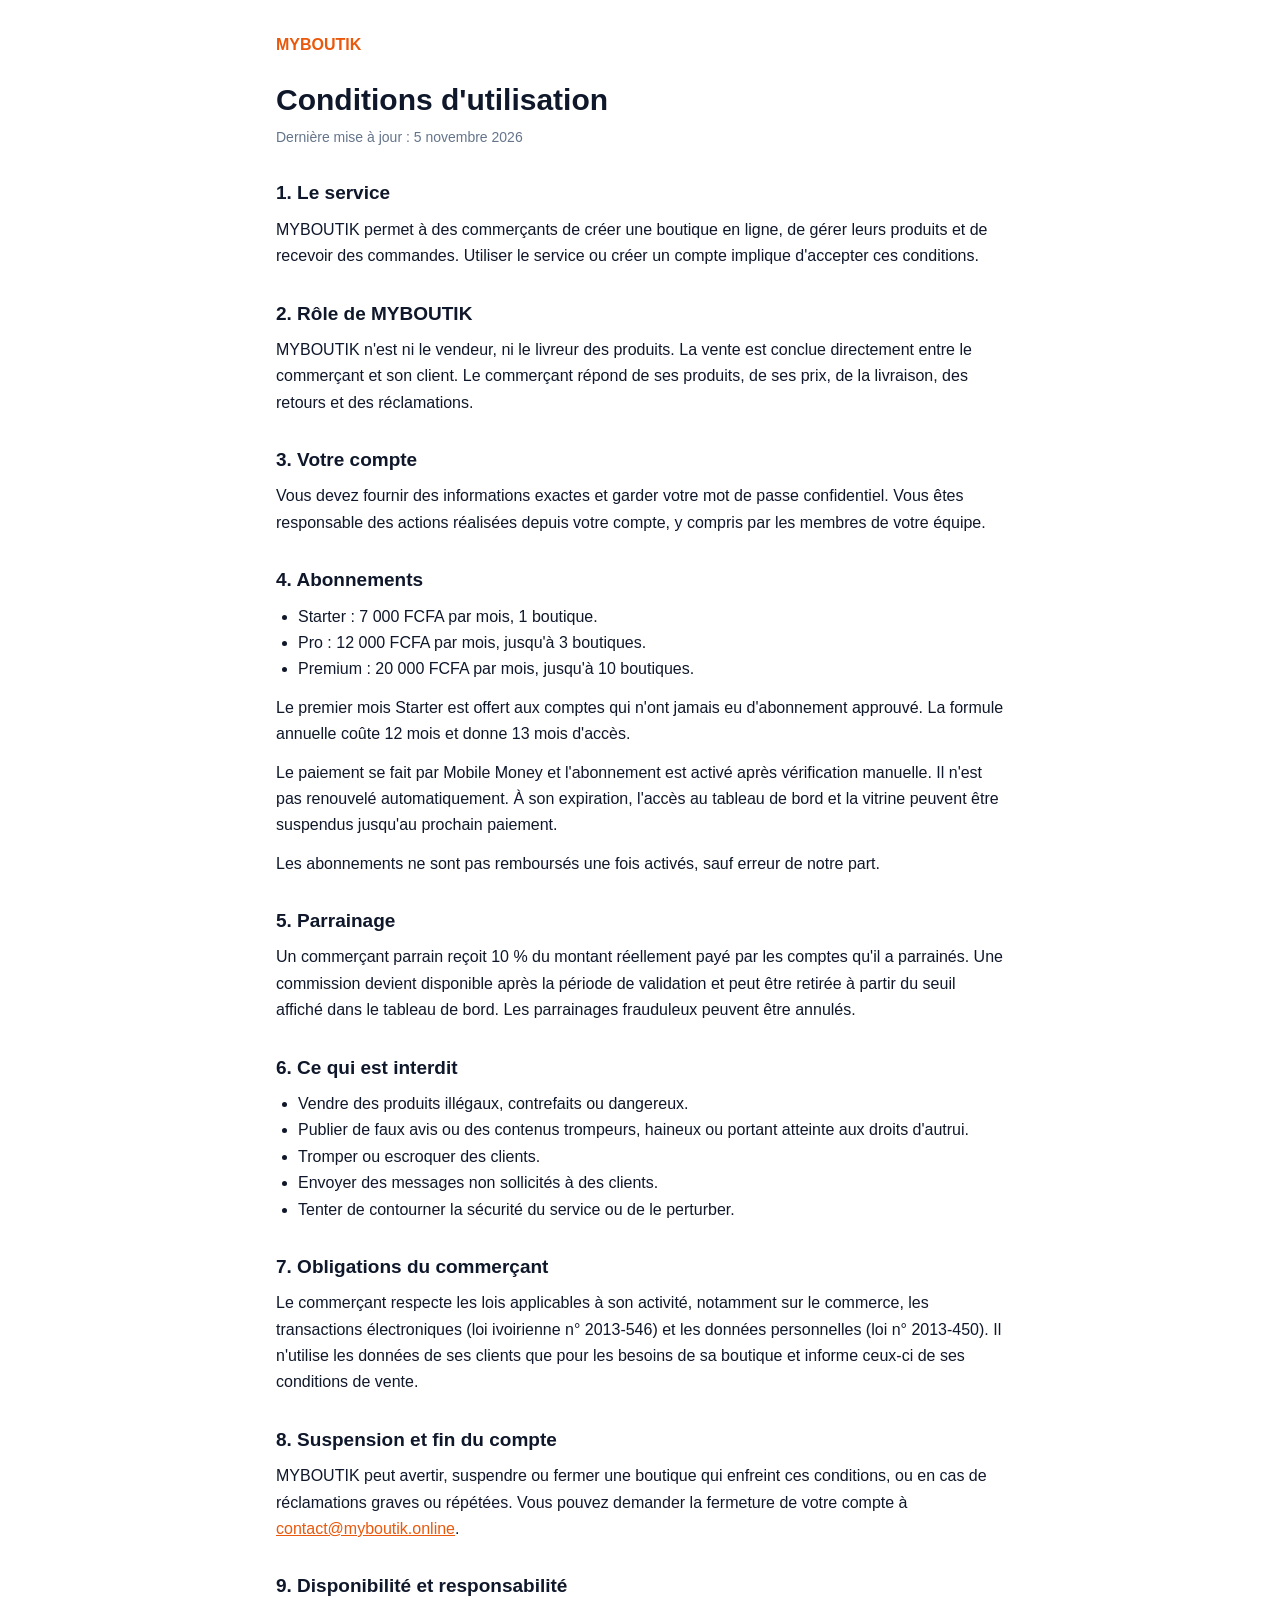
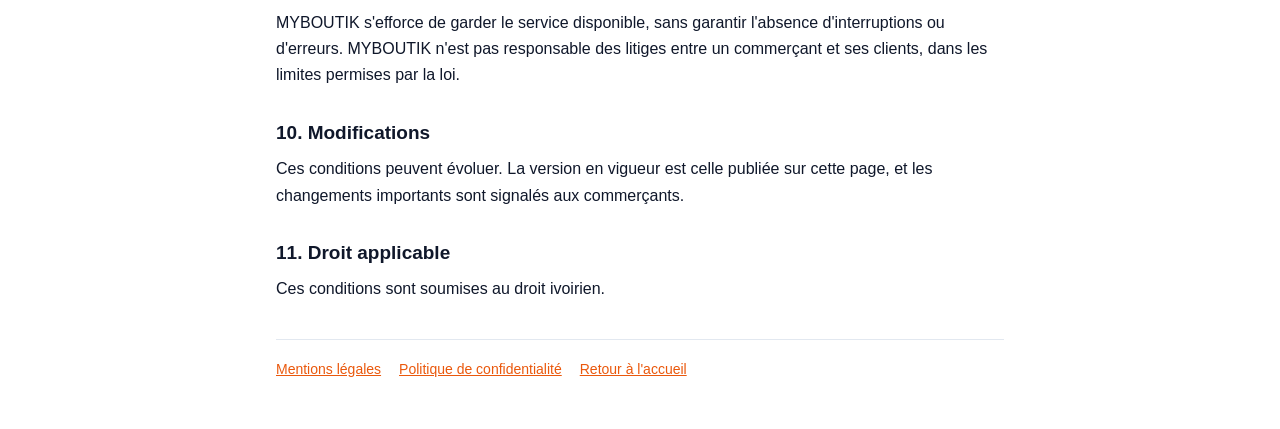
<file: conditions.html>
<!DOCTYPE html>
<html lang="fr">
<head>
<meta charset="UTF-8">
<meta name="viewport" content="width=device-width, initial-scale=1.0">
<title>Conditions d'utilisation — MYBOUTIK</title>
<meta name="description" content="Les règles d'utilisation du service MYBOUTIK pour les commerçants et leurs clients.">
<link rel="canonical" href="https://myboutik.online/conditions.html">
<link rel="stylesheet" href="legal.css">
</head>
<body>
<main>
<a class="brand" href="index.html">MYBOUTIK</a>
<h1>Conditions d'utilisation</h1>
<p class="updated">Dernière mise à jour : 5 novembre 2026</p>

<h2>1. Le service</h2>
<p>MYBOUTIK permet à des commerçants de créer une boutique en ligne, de gérer leurs produits et de recevoir des commandes. Utiliser le service ou créer un compte implique d'accepter ces conditions.</p>

<h2>2. Rôle de MYBOUTIK</h2>
<p>MYBOUTIK n'est ni le vendeur, ni le livreur des produits. La vente est conclue directement entre le commerçant et son client. Le commerçant répond de ses produits, de ses prix, de la livraison, des retours et des réclamations.</p>

<h2>3. Votre compte</h2>
<p>Vous devez fournir des informations exactes et garder votre mot de passe confidentiel. Vous êtes responsable des actions réalisées depuis votre compte, y compris par les membres de votre équipe.</p>

<h2>4. Abonnements</h2>
<ul>
  <li>Starter : 7 000 FCFA par mois, 1 boutique.</li>
  <li>Pro : 12 000 FCFA par mois, jusqu'à 3 boutiques.</li>
  <li>Premium : 20 000 FCFA par mois, jusqu'à 10 boutiques.</li>
</ul>
<p>Le premier mois Starter est offert aux comptes qui n'ont jamais eu d'abonnement approuvé. La formule annuelle coûte 12 mois et donne 13 mois d'accès.</p>
<p>Le paiement se fait par Mobile Money et l'abonnement est activé après vérification manuelle. Il n'est pas renouvelé automatiquement. À son expiration, l'accès au tableau de bord et la vitrine peuvent être suspendus jusqu'au prochain paiement.</p>
<p>Les abonnements ne sont pas remboursés une fois activés, sauf erreur de notre part.</p>

<h2>5. Parrainage</h2>
<p>Un commerçant parrain reçoit 10 % du montant réellement payé par les comptes qu'il a parrainés. Une commission devient disponible après la période de validation et peut être retirée à partir du seuil affiché dans le tableau de bord. Les parrainages frauduleux peuvent être annulés.</p>

<h2>6. Ce qui est interdit</h2>
<ul>
  <li>Vendre des produits illégaux, contrefaits ou dangereux.</li>
  <li>Publier de faux avis ou des contenus trompeurs, haineux ou portant atteinte aux droits d'autrui.</li>
  <li>Tromper ou escroquer des clients.</li>
  <li>Envoyer des messages non sollicités à des clients.</li>
  <li>Tenter de contourner la sécurité du service ou de le perturber.</li>
</ul>

<h2>7. Obligations du commerçant</h2>
<p>Le commerçant respecte les lois applicables à son activité, notamment sur le commerce, les transactions électroniques (loi ivoirienne n° 2013-546) et les données personnelles (loi n° 2013-450). Il n'utilise les données de ses clients que pour les besoins de sa boutique et informe ceux-ci de ses conditions de vente.</p>

<h2>8. Suspension et fin du compte</h2>
<p>MYBOUTIK peut avertir, suspendre ou fermer une boutique qui enfreint ces conditions, ou en cas de réclamations graves ou répétées. Vous pouvez demander la fermeture de votre compte à <a href="mailto:contact@myboutik.online">contact@myboutik.online</a>.</p>

<h2>9. Disponibilité et responsabilité</h2>
<p>MYBOUTIK s'efforce de garder le service disponible, sans garantir l'absence d'interruptions ou d'erreurs. MYBOUTIK n'est pas responsable des litiges entre un commerçant et ses clients, dans les limites permises par la loi.</p>

<h2>10. Modifications</h2>
<p>Ces conditions peuvent évoluer. La version en vigueur est celle publiée sur cette page, et les changements importants sont signalés aux commerçants.</p>

<h2>11. Droit applicable</h2>
<p>Ces conditions sont soumises au droit ivoirien.</p>

<nav class="legal"><a href="mentions-legales.html">Mentions légales</a><a href="confidentialite.html">Politique de confidentialité</a><a href="index.html">Retour à l'accueil</a></nav>
</main>
</body>
</html>
</file>
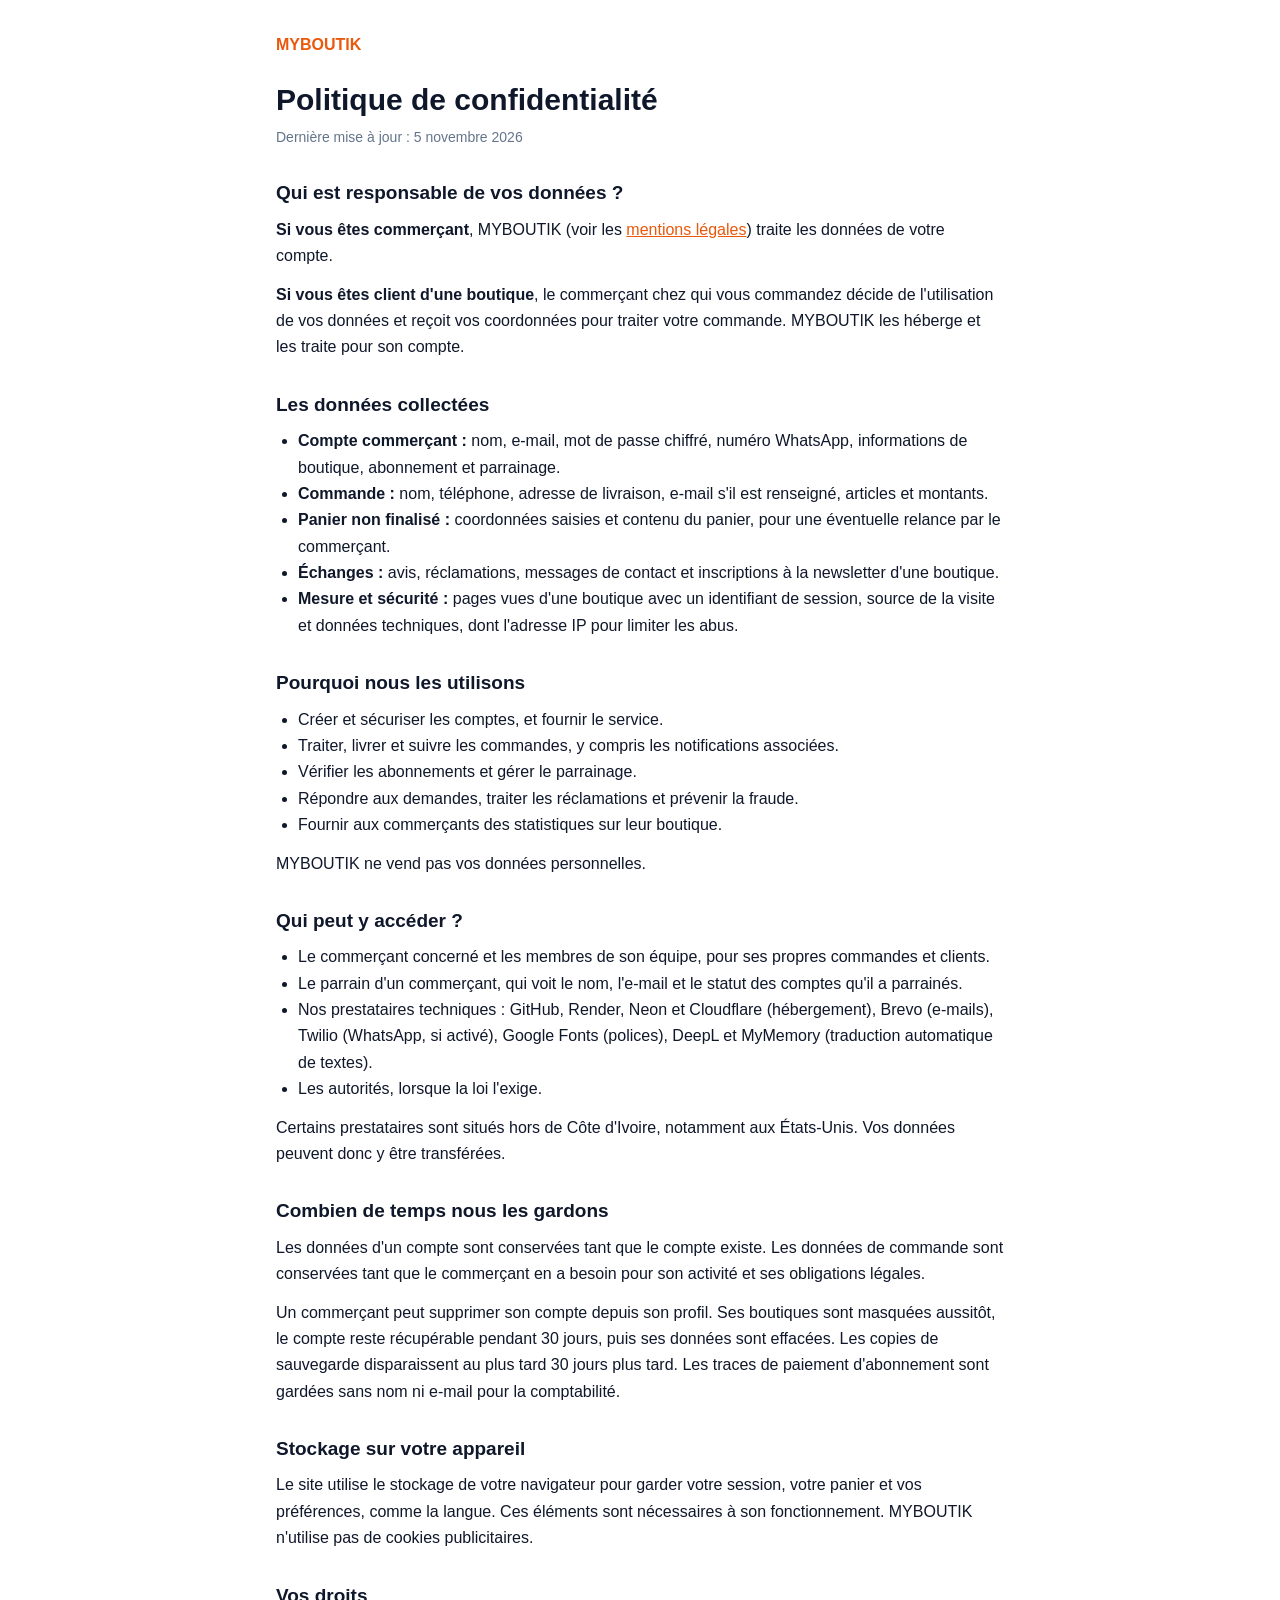
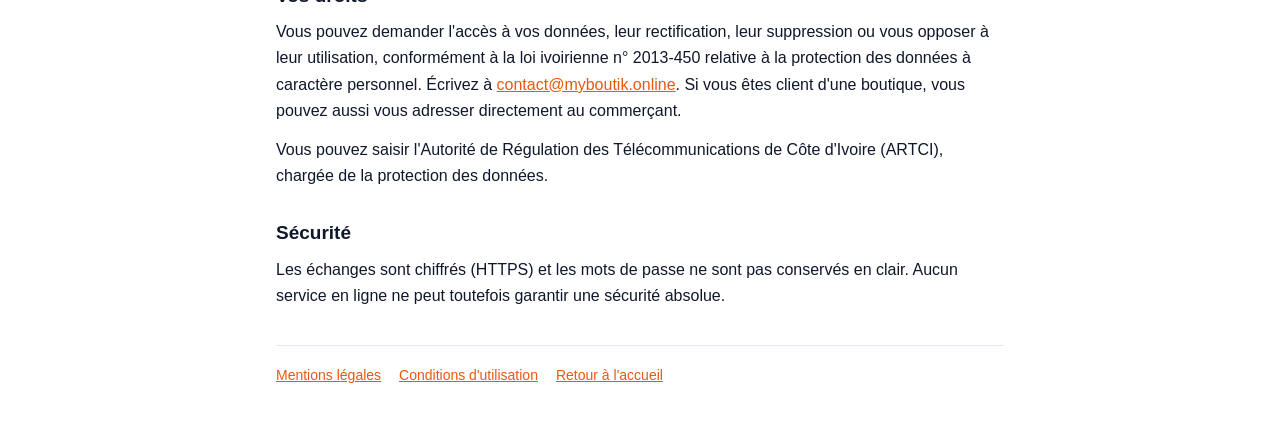
<file: confidentialite.html>
<!DOCTYPE html>
<html lang="fr">
<head>
<meta charset="UTF-8">
<meta name="viewport" content="width=device-width, initial-scale=1.0">
<title>Confidentialité — MYBOUTIK</title>
<meta name="description" content="Quelles données MYBOUTIK collecte, pourquoi, avec qui elles sont partagées et quels sont vos droits.">
<link rel="canonical" href="https://myboutik.online/confidentialite.html">
<link rel="stylesheet" href="legal.css">
</head>
<body>
<main>
<a class="brand" href="index.html">MYBOUTIK</a>
<h1>Politique de confidentialité</h1>
<p class="updated">Dernière mise à jour : 5 novembre 2026</p>

<h2>Qui est responsable de vos données ?</h2>
<p><strong>Si vous êtes commerçant</strong>, MYBOUTIK (voir les <a href="mentions-legales.html">mentions légales</a>) traite les données de votre compte.</p>
<p><strong>Si vous êtes client d'une boutique</strong>, le commerçant chez qui vous commandez décide de l'utilisation de vos données et reçoit vos coordonnées pour traiter votre commande. MYBOUTIK les héberge et les traite pour son compte.</p>

<h2>Les données collectées</h2>
<ul>
  <li><strong>Compte commerçant :</strong> nom, e-mail, mot de passe chiffré, numéro WhatsApp, informations de boutique, abonnement et parrainage.</li>
  <li><strong>Commande :</strong> nom, téléphone, adresse de livraison, e-mail s'il est renseigné, articles et montants.</li>
  <li><strong>Panier non finalisé :</strong> coordonnées saisies et contenu du panier, pour une éventuelle relance par le commerçant.</li>
  <li><strong>Échanges :</strong> avis, réclamations, messages de contact et inscriptions à la newsletter d'une boutique.</li>
  <li><strong>Mesure et sécurité :</strong> pages vues d'une boutique avec un identifiant de session, source de la visite et données techniques, dont l'adresse IP pour limiter les abus.</li>
</ul>

<h2>Pourquoi nous les utilisons</h2>
<ul>
  <li>Créer et sécuriser les comptes, et fournir le service.</li>
  <li>Traiter, livrer et suivre les commandes, y compris les notifications associées.</li>
  <li>Vérifier les abonnements et gérer le parrainage.</li>
  <li>Répondre aux demandes, traiter les réclamations et prévenir la fraude.</li>
  <li>Fournir aux commerçants des statistiques sur leur boutique.</li>
</ul>
<p>MYBOUTIK ne vend pas vos données personnelles.</p>

<h2>Qui peut y accéder ?</h2>
<ul>
  <li>Le commerçant concerné et les membres de son équipe, pour ses propres commandes et clients.</li>
  <li>Le parrain d'un commerçant, qui voit le nom, l'e-mail et le statut des comptes qu'il a parrainés.</li>
  <li>Nos prestataires techniques : GitHub, Render, Neon et Cloudflare (hébergement), Brevo (e-mails), Twilio (WhatsApp, si activé), Google Fonts (polices), DeepL et MyMemory (traduction automatique de textes).</li>
  <li>Les autorités, lorsque la loi l'exige.</li>
</ul>
<p>Certains prestataires sont situés hors de Côte d'Ivoire, notamment aux États-Unis. Vos données peuvent donc y être transférées.</p>

<h2>Combien de temps nous les gardons</h2>
<p>Les données d'un compte sont conservées tant que le compte existe. Les données de commande sont conservées tant que le commerçant en a besoin pour son activité et ses obligations légales.</p>
<p>Un commerçant peut supprimer son compte depuis son profil. Ses boutiques sont masquées aussitôt, le compte reste récupérable pendant 30 jours, puis ses données sont effacées. Les copies de sauvegarde disparaissent au plus tard 30 jours plus tard. Les traces de paiement d'abonnement sont gardées sans nom ni e-mail pour la comptabilité.</p>

<h2>Stockage sur votre appareil</h2>
<p>Le site utilise le stockage de votre navigateur pour garder votre session, votre panier et vos préférences, comme la langue. Ces éléments sont nécessaires à son fonctionnement. MYBOUTIK n'utilise pas de cookies publicitaires.</p>

<h2>Vos droits</h2>
<p>Vous pouvez demander l'accès à vos données, leur rectification, leur suppression ou vous opposer à leur utilisation, conformément à la loi ivoirienne n° 2013-450 relative à la protection des données à caractère personnel. Écrivez à <a href="mailto:contact@myboutik.online">contact@myboutik.online</a>. Si vous êtes client d'une boutique, vous pouvez aussi vous adresser directement au commerçant.</p>
<p>Vous pouvez saisir l'Autorité de Régulation des Télécommunications de Côte d'Ivoire (ARTCI), chargée de la protection des données.</p>

<h2>Sécurité</h2>
<p>Les échanges sont chiffrés (HTTPS) et les mots de passe ne sont pas conservés en clair. Aucun service en ligne ne peut toutefois garantir une sécurité absolue.</p>

<nav class="legal"><a href="mentions-legales.html">Mentions légales</a><a href="conditions.html">Conditions d'utilisation</a><a href="index.html">Retour à l'accueil</a></nav>
</main>
</body>
</html>
</file>
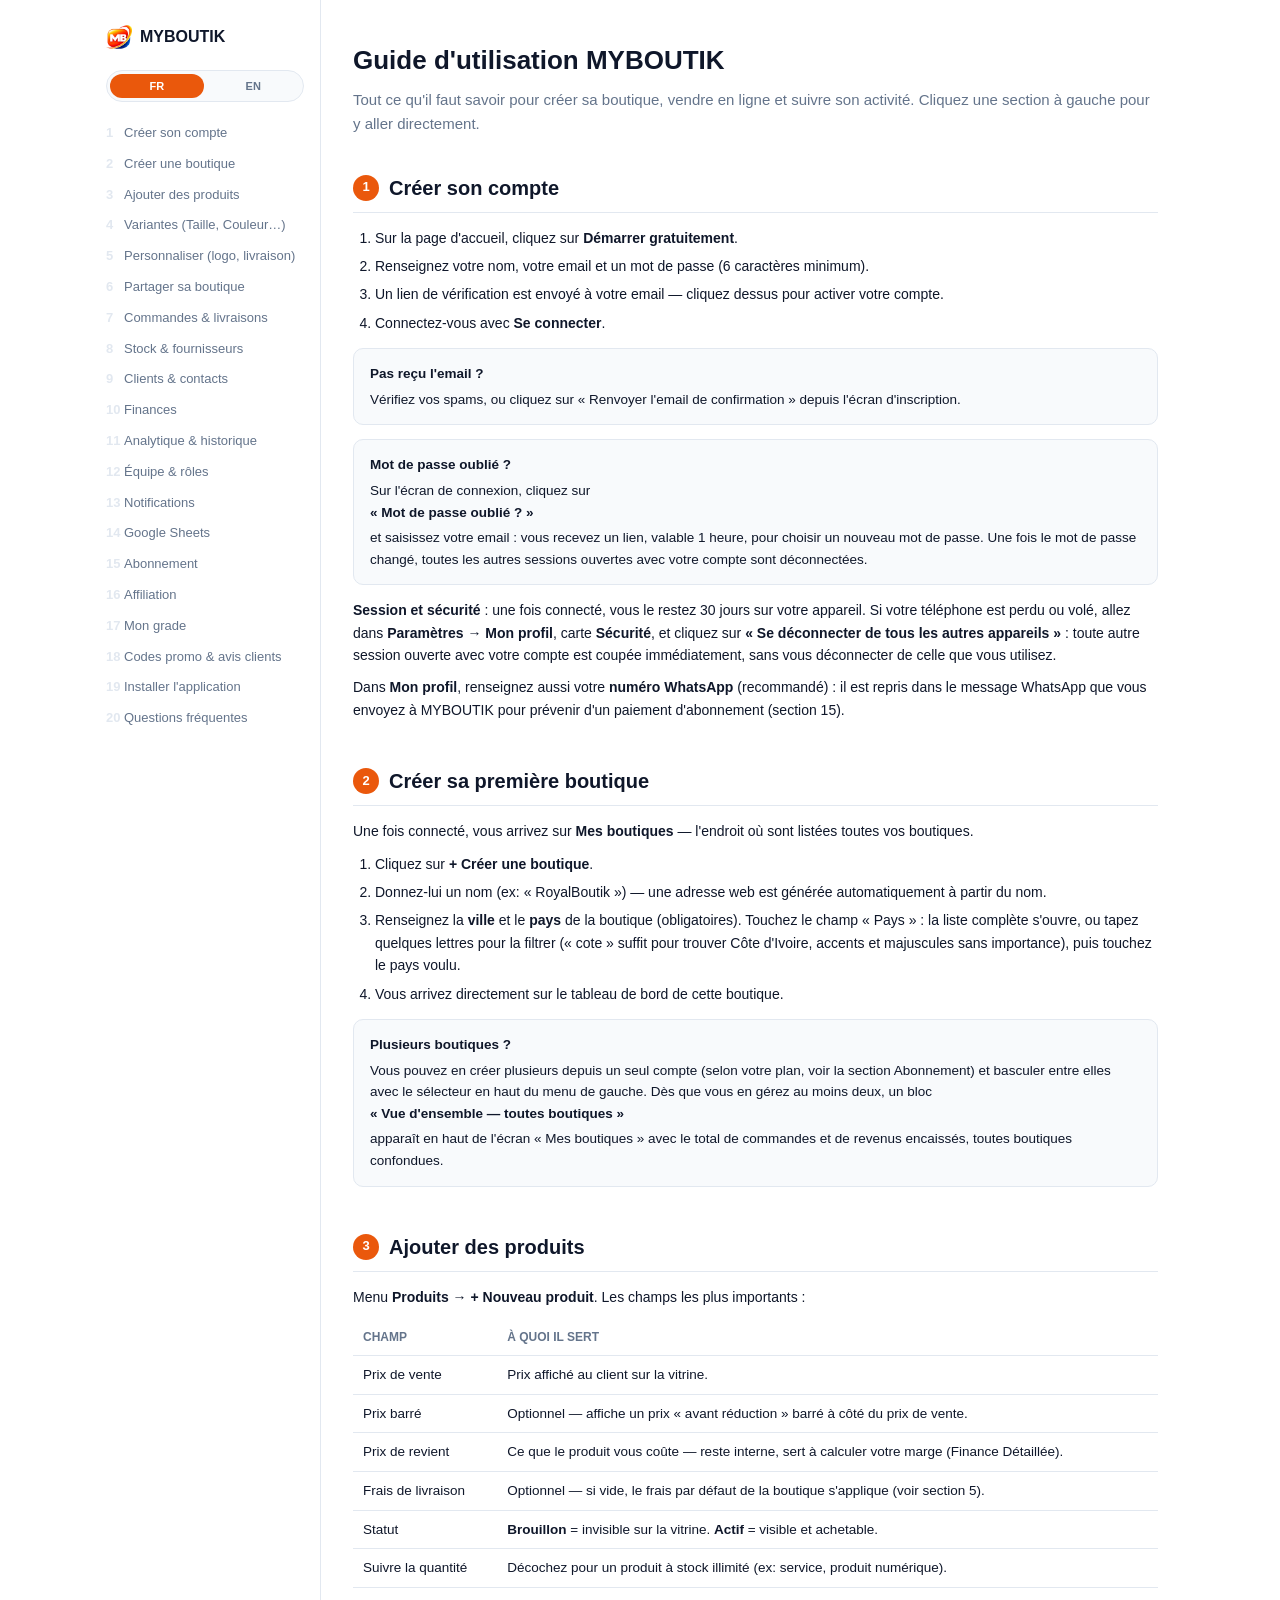
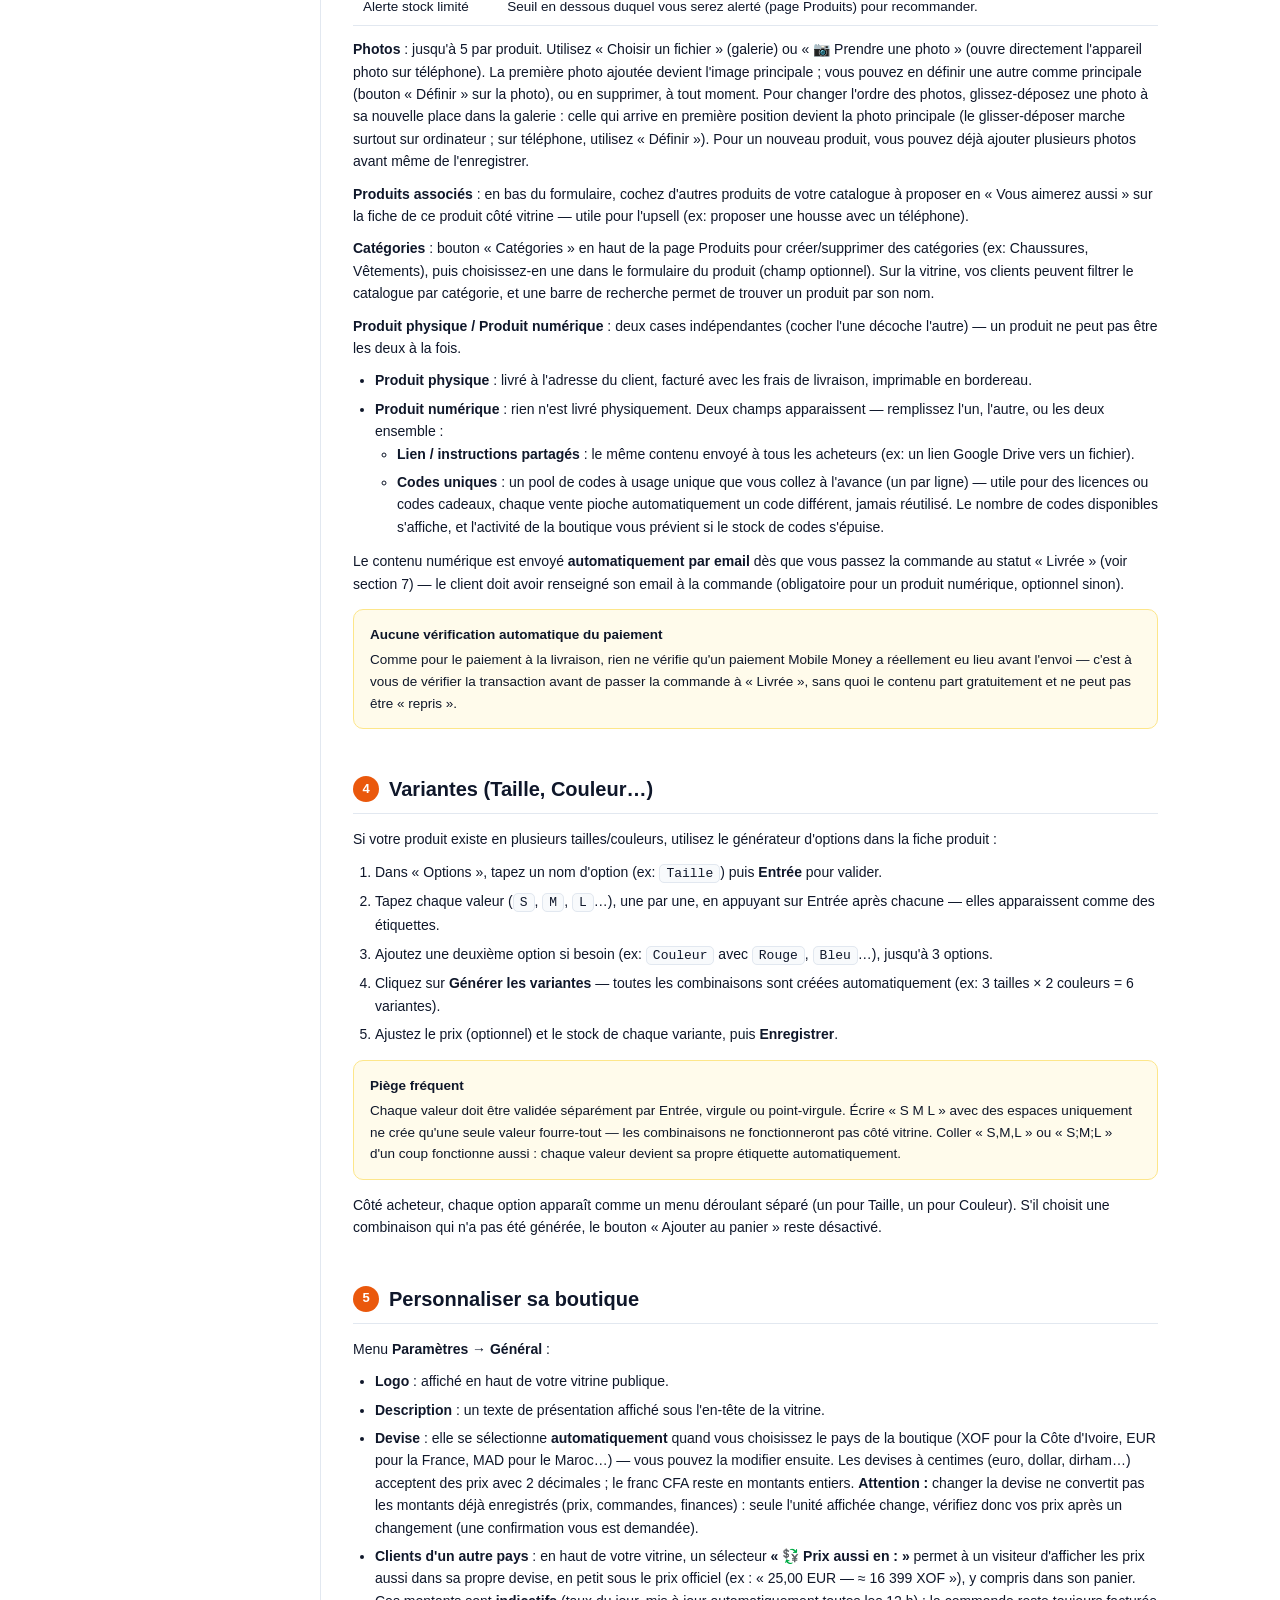
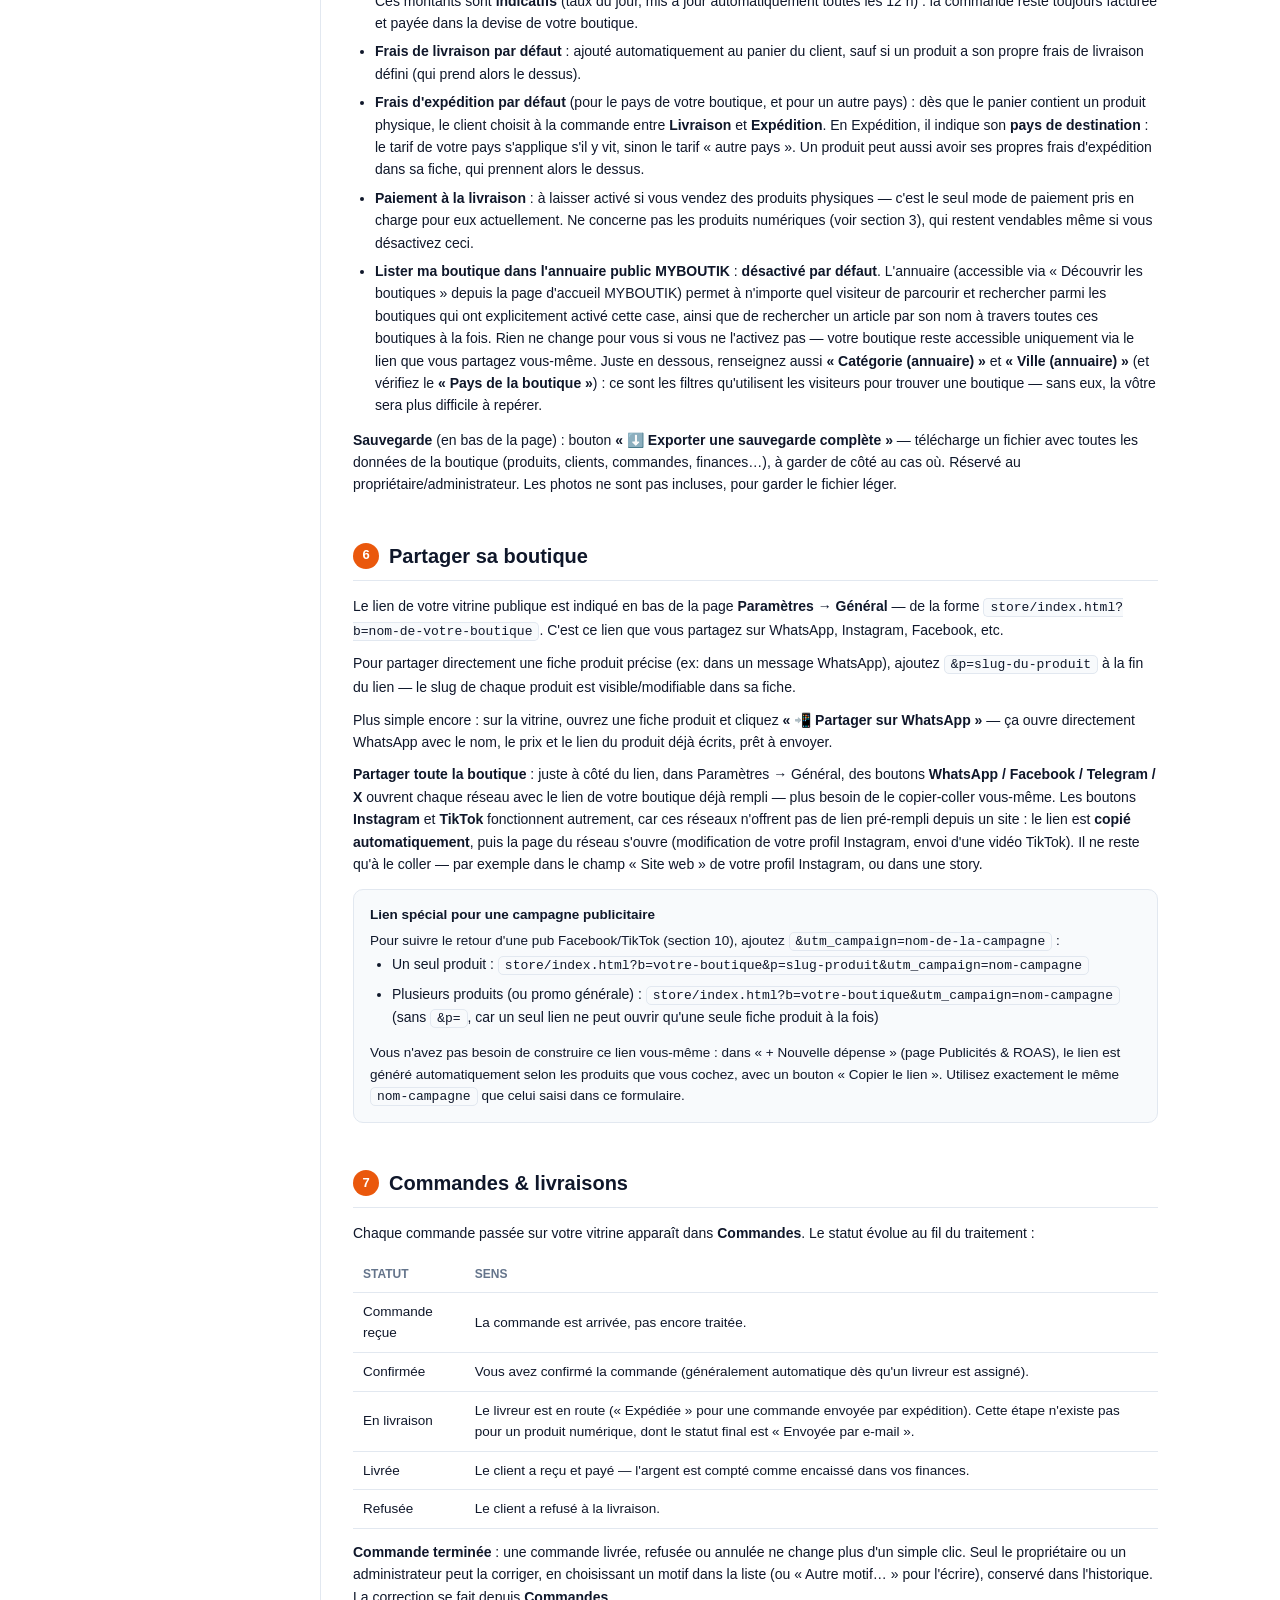
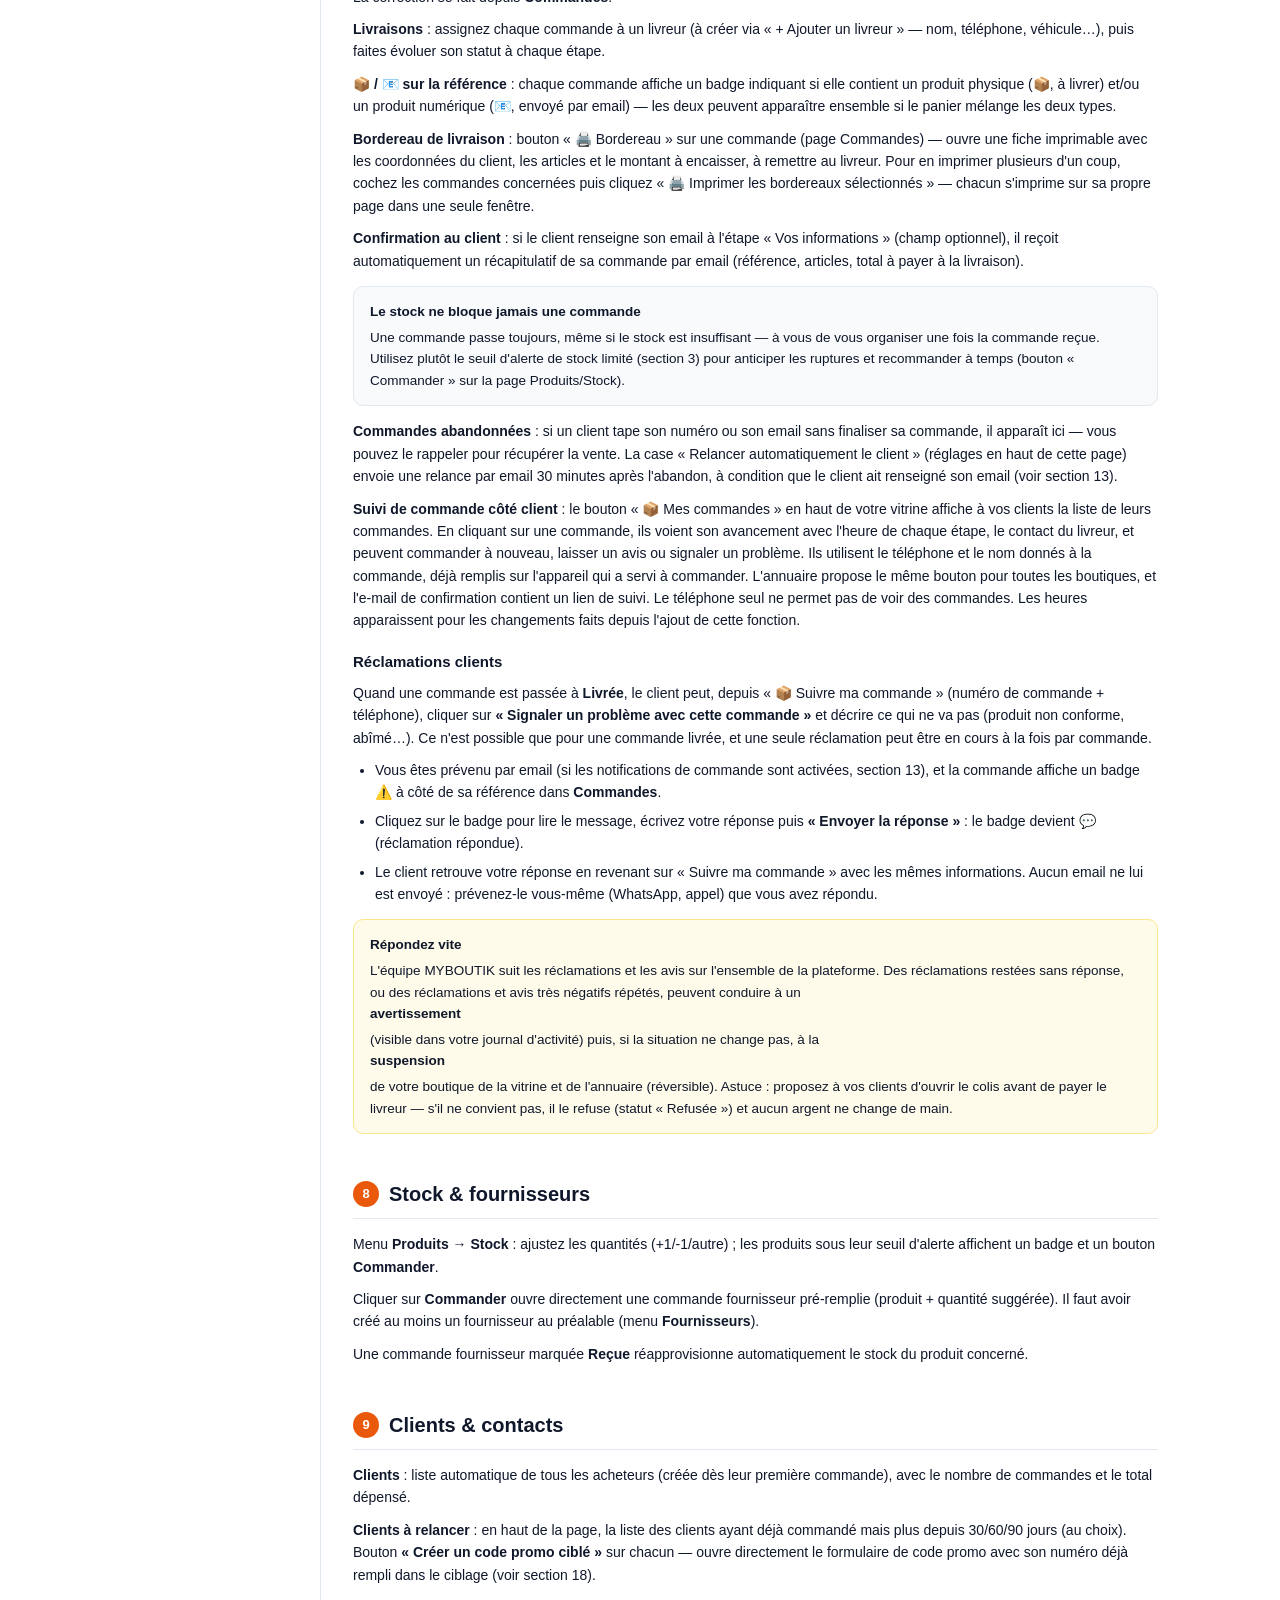
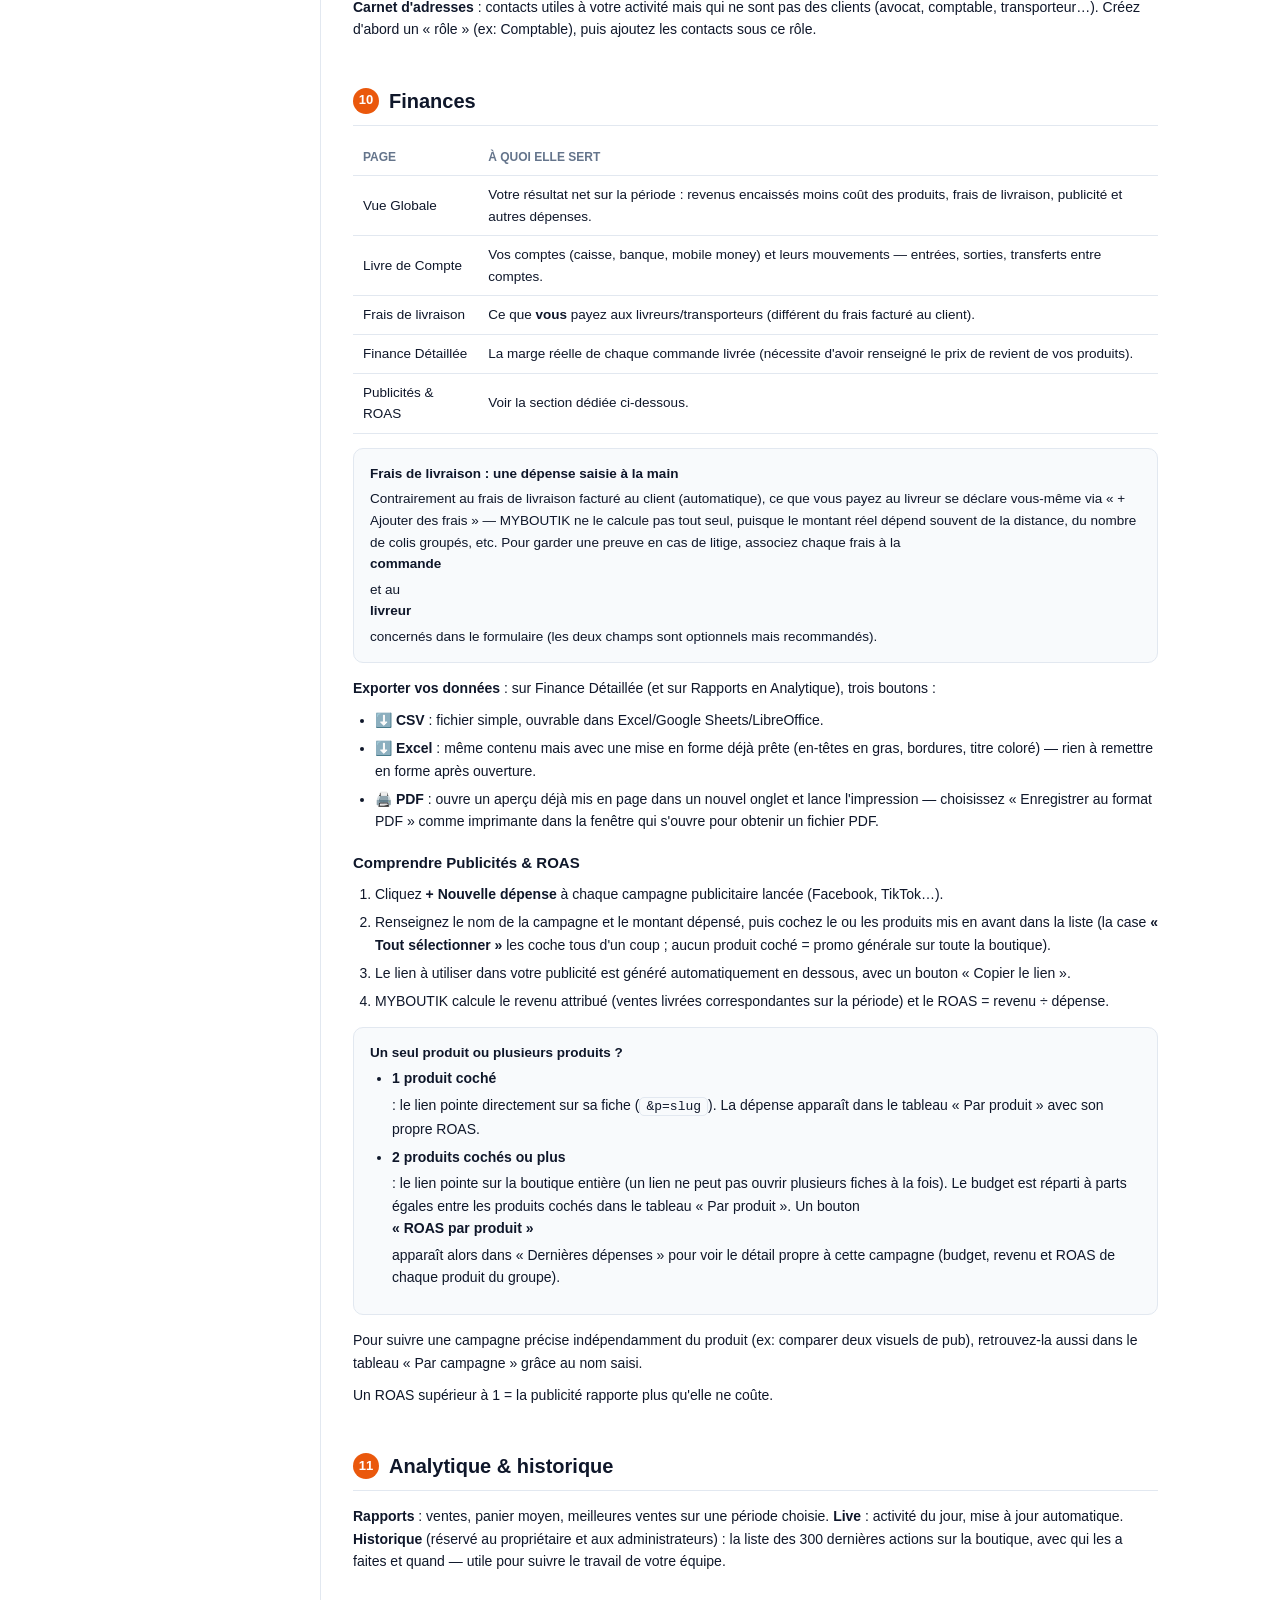
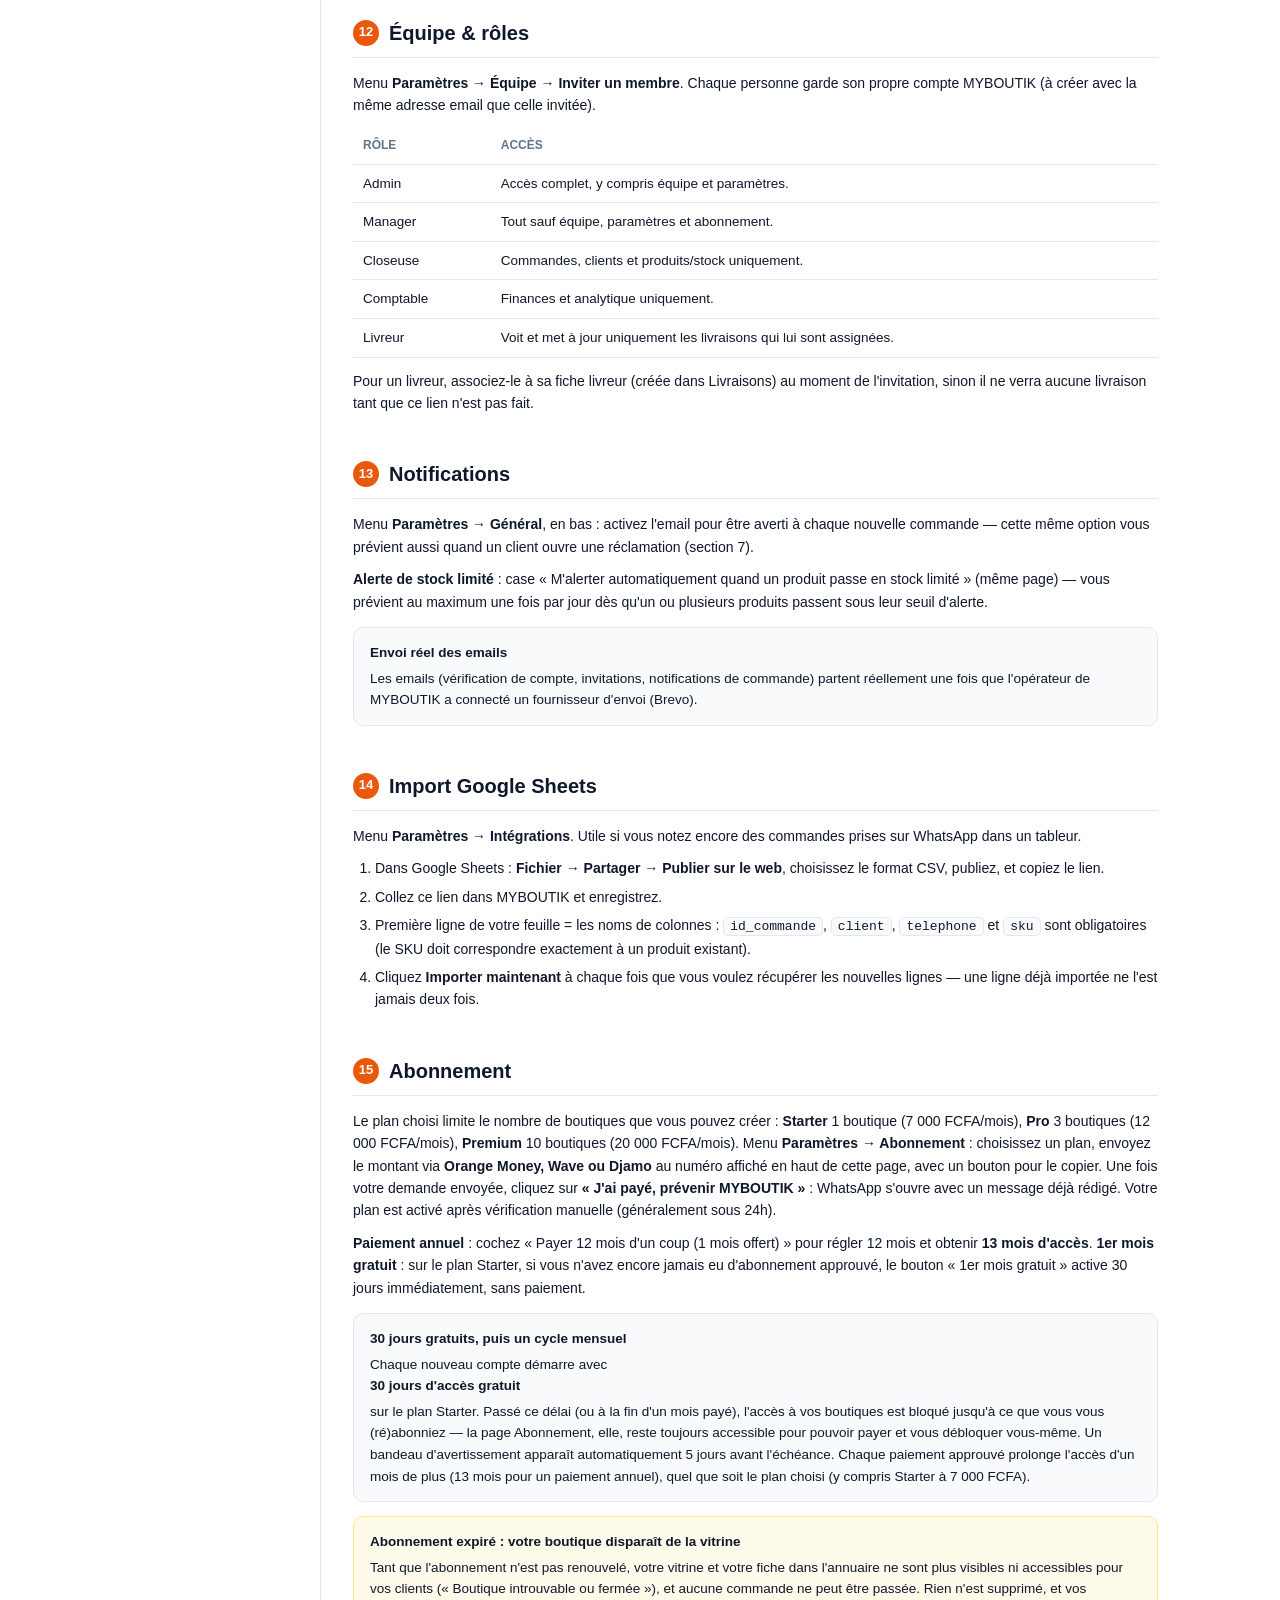
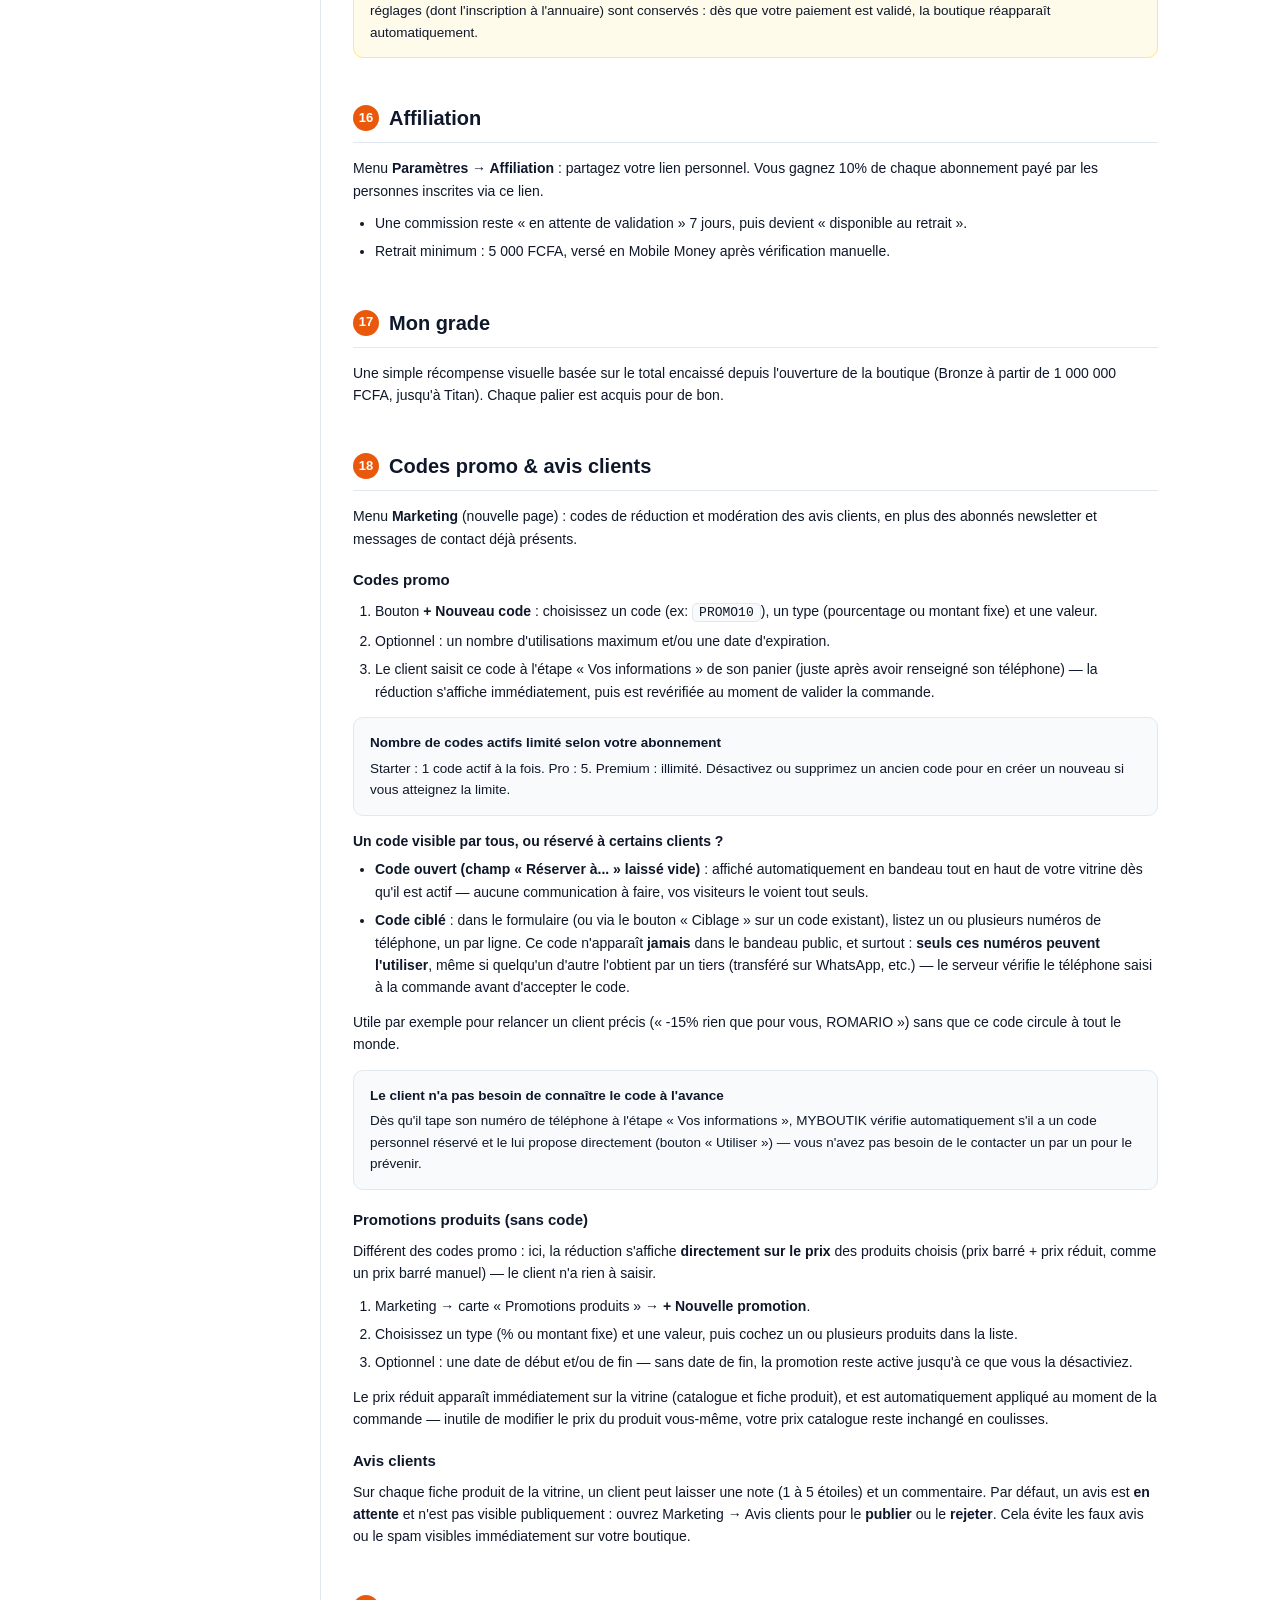
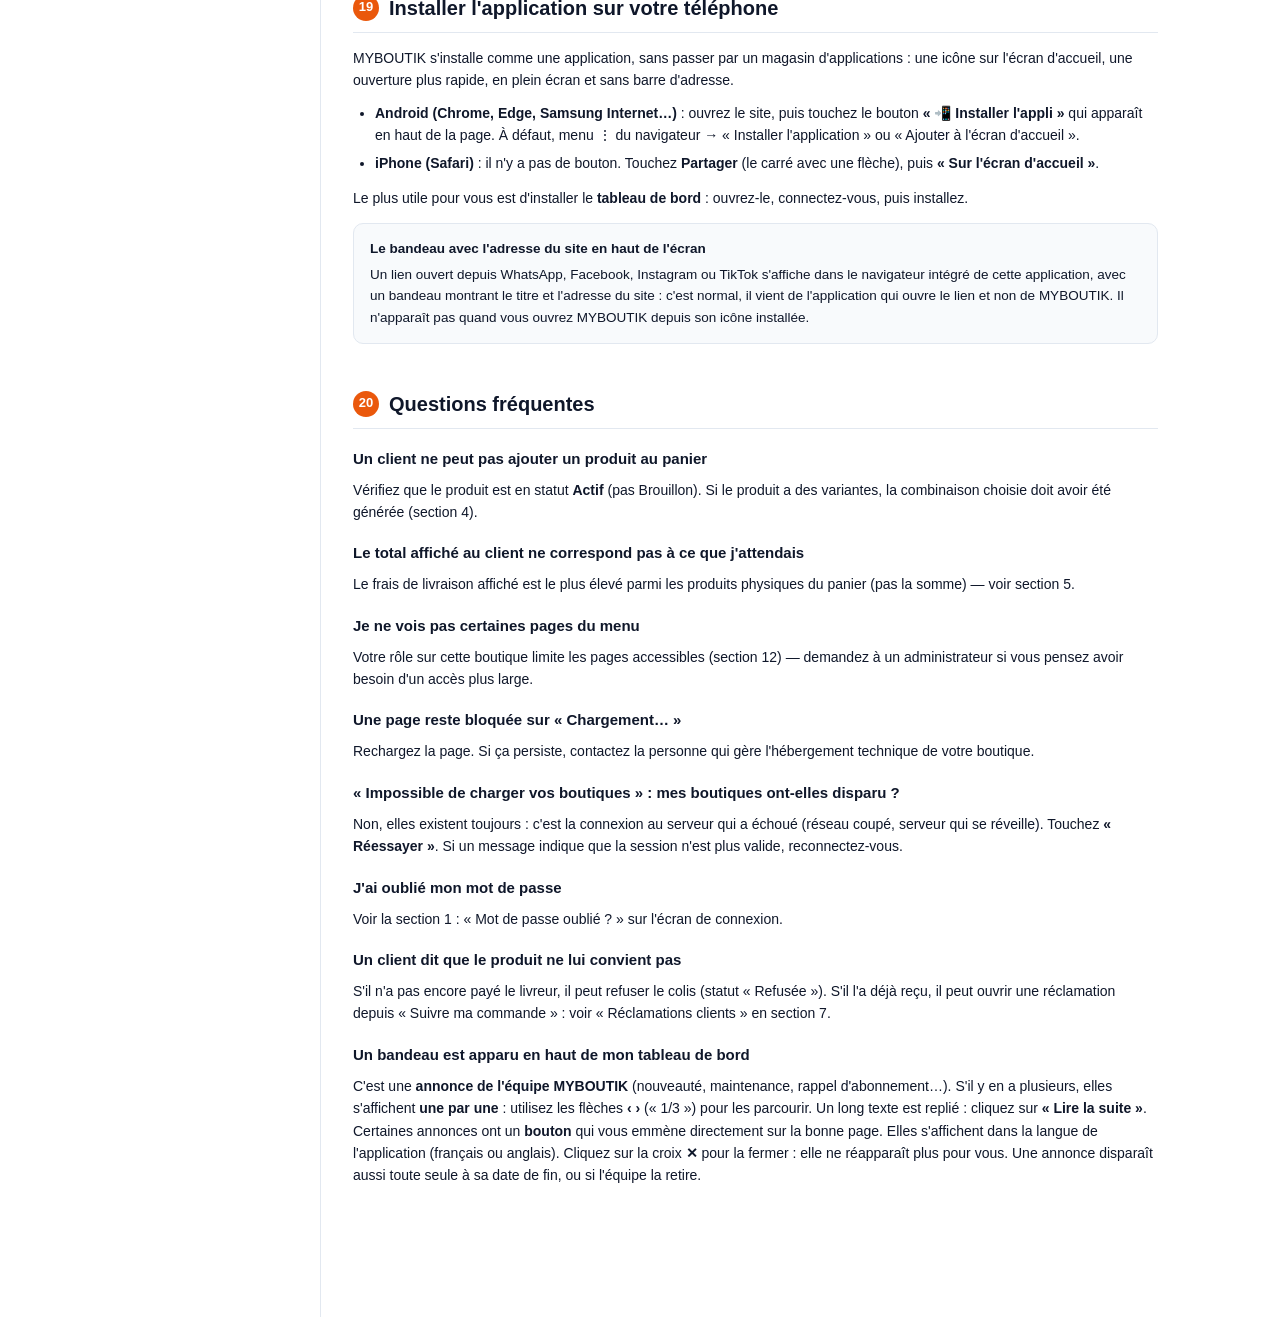
<file: guide.html>
<!DOCTYPE html>
<html lang="fr">
<head>
<meta charset="UTF-8">
<meta name="viewport" content="width=device-width, initial-scale=1.0">
<title>MYBOUTIK — Guide d'utilisation</title>
<meta name="description" content="Le guide pas à pas pour créer et gérer votre boutique en ligne sur MYBOUTIK.">
<link rel="canonical" href="https://myboutik.online/guide.html">
<style>
  :root{ --blue:#ea580c; --blue-dark:#c2410c; --ink:#0f172a; --gray:#64748b; --border:#e2e8f0; --bg:#f8fafc; --amber-bg:#fffbeb; }
  *{box-sizing:border-box;margin:0;padding:0}
  body{font-family:-apple-system,'Segoe UI',Roboto,Arial,sans-serif;color:var(--ink);background:#fff;line-height:1.6}
  a{color:var(--blue)}
  code{background:var(--bg);border:1px solid var(--border);border-radius:5px;padding:1px 6px;font-size:13px;font-family:Consolas,Menlo,monospace}
  .layout{display:flex;max-width:1100px;margin:0 auto}
  nav{width:230px;flex-shrink:0;padding:24px 16px;position:sticky;top:0;align-self:flex-start;max-height:100vh;overflow-y:auto}
  nav .brand{display:flex;align-items:center;gap:8px;font-weight:800;font-size:16px;margin-bottom:20px}
  nav .mark{width:26px;height:26px;border-radius:7px;background:linear-gradient(135deg,#fb923c,#c2410c);display:flex;align-items:center;justify-content:center;color:#fff;font-weight:800;font-size:10px;letter-spacing:-1px}
  nav a{display:block;color:var(--gray);text-decoration:none;font-size:13px;padding:5px 0}
  nav a:hover{color:var(--blue)}
  nav .num{display:inline-block;width:18px;color:var(--border);font-weight:700}
  main{flex:1;min-width:0;padding:40px 32px 100px;border-left:1px solid var(--border)}
  h1{font-size:26px;margin-bottom:6px}
  .subtitle{color:var(--gray);font-size:15px;margin-bottom:36px}
  section{margin-bottom:44px;scroll-margin-top:20px}
  h2{font-size:20px;margin-bottom:14px;padding-bottom:8px;border-bottom:1px solid var(--border);display:flex;align-items:center;gap:10px}
  h2 .badge{background:var(--blue);color:#fff;width:26px;height:26px;border-radius:50%;display:flex;align-items:center;justify-content:center;font-size:13px;flex-shrink:0}
  h3{font-size:15px;margin:18px 0 8px}
  p{margin-bottom:10px;font-size:14px}
  ol,ul{margin:0 0 12px 22px;font-size:14px}
  li{margin-bottom:6px}
  .card{background:var(--bg);border:1px solid var(--border);border-radius:10px;padding:14px 16px;margin:14px 0;font-size:13.5px}
  .card.warn{background:var(--amber-bg);border-color:#fde68a}
  .card strong{display:block;margin-bottom:4px}
  table{width:100%;border-collapse:collapse;font-size:13.5px;margin:12px 0}
  th,td{text-align:left;padding:8px 10px;border-bottom:1px solid var(--border)}
  th{color:var(--gray);font-size:12px;text-transform:uppercase}
  .top{display:none}
  .lang-switch{display:flex;gap:3px;background:var(--bg);border:1px solid var(--border);border-radius:999px;padding:3px;margin-bottom:16px}
  .lang-switch button{background:none;color:var(--gray);border:none;padding:6px 10px;font-size:11px;font-weight:700;border-radius:999px;cursor:pointer;flex:1}
  .lang-switch button.active{background:var(--blue);color:#fff}
  @media (max-width: 820px){
    .layout{display:block}
    nav{position:static;width:auto;max-height:none;border-bottom:1px solid var(--border)}
    main{border-left:none;padding:24px 18px 80px}
  }
</style>
</head>
<body>
<div class="layout">
  <nav>
    <div class="brand"><img class="mark" src="logo-mark.png" alt="MYBOUTIK" style="background:none;border-radius:0;box-shadow:none;object-fit:contain"> MYBOUTIK</div>
    <div class="lang-switch"><button type="button" id="langFr" onclick="setLang('fr')">FR</button><button type="button" id="langEn" onclick="setLang('en')">EN</button></div>
    <div id="navFr">
    <a href="#compte"><span class="num">1</span>Créer son compte</a>
    <a href="#boutique"><span class="num">2</span>Créer une boutique</a>
    <a href="#produits"><span class="num">3</span>Ajouter des produits</a>
    <a href="#variantes"><span class="num">4</span>Variantes (Taille, Couleur…)</a>
    <a href="#general"><span class="num">5</span>Personnaliser (logo, livraison)</a>
    <a href="#partager"><span class="num">6</span>Partager sa boutique</a>
    <a href="#commandes"><span class="num">7</span>Commandes & livraisons</a>
    <a href="#stock"><span class="num">8</span>Stock & fournisseurs</a>
    <a href="#clients"><span class="num">9</span>Clients & contacts</a>
    <a href="#finances"><span class="num">10</span>Finances</a>
    <a href="#analytique"><span class="num">11</span>Analytique & historique</a>
    <a href="#equipe"><span class="num">12</span>Équipe & rôles</a>
    <a href="#notifications"><span class="num">13</span>Notifications</a>
    <a href="#integrations"><span class="num">14</span>Google Sheets</a>
    <a href="#abonnement"><span class="num">15</span>Abonnement</a>
    <a href="#affiliation"><span class="num">16</span>Affiliation</a>
    <a href="#grade"><span class="num">17</span>Mon grade</a>
    <a href="#marketing-avance"><span class="num">18</span>Codes promo & avis clients</a>
    <a href="#installer"><span class="num">19</span>Installer l'application</a>
    <a href="#faq"><span class="num">20</span>Questions fréquentes</a>
    </div>
    <div id="navEn" style="display:none">
    <a href="#compte-en"><span class="num">1</span>Create your account</a>
    <a href="#boutique-en"><span class="num">2</span>Create a shop</a>
    <a href="#produits-en"><span class="num">3</span>Add products</a>
    <a href="#variantes-en"><span class="num">4</span>Variants (Size, Color…)</a>
    <a href="#general-en"><span class="num">5</span>Customize (logo, delivery)</a>
    <a href="#partager-en"><span class="num">6</span>Share your shop</a>
    <a href="#commandes-en"><span class="num">7</span>Orders & deliveries</a>
    <a href="#stock-en"><span class="num">8</span>Stock & suppliers</a>
    <a href="#clients-en"><span class="num">9</span>Customers & contacts</a>
    <a href="#finances-en"><span class="num">10</span>Finance</a>
    <a href="#analytique-en"><span class="num">11</span>Analytics & history</a>
    <a href="#equipe-en"><span class="num">12</span>Team & roles</a>
    <a href="#notifications-en"><span class="num">13</span>Notifications</a>
    <a href="#integrations-en"><span class="num">14</span>Google Sheets</a>
    <a href="#abonnement-en"><span class="num">15</span>Subscription</a>
    <a href="#affiliation-en"><span class="num">16</span>Affiliate</a>
    <a href="#grade-en"><span class="num">17</span>My rank</a>
    <a href="#marketing-avance-en"><span class="num">18</span>Promo codes & reviews</a>
    <a href="#installer-en"><span class="num">19</span>Install the app</a>
    <a href="#faq-en"><span class="num">20</span>FAQ</a>
    </div>
  </nav>
  <main>
<div id="mainFr">

    <h1>Guide d'utilisation MYBOUTIK</h1>
    <p class="subtitle">Tout ce qu'il faut savoir pour créer sa boutique, vendre en ligne et suivre son activité. Cliquez une section à gauche pour y aller directement.</p>

    <section id="compte">
      <h2><span class="badge">1</span>Créer son compte</h2>
      <ol>
        <li>Sur la page d'accueil, cliquez sur <strong>Démarrer gratuitement</strong>.</li>
        <li>Renseignez votre nom, votre email et un mot de passe (6 caractères minimum).</li>
        <li>Un lien de vérification est envoyé à votre email — cliquez dessus pour activer votre compte.</li>
        <li>Connectez-vous avec <strong>Se connecter</strong>.</li>
      </ol>
      <div class="card">
        <strong>Pas reçu l'email ?</strong>
        Vérifiez vos spams, ou cliquez sur « Renvoyer l'email de confirmation » depuis l'écran d'inscription.
      </div>
      <div class="card">
        <strong>Mot de passe oublié ?</strong>
        Sur l'écran de connexion, cliquez sur <strong>« Mot de passe oublié ? »</strong> et saisissez votre email : vous recevez un lien, valable 1 heure, pour choisir un nouveau mot de passe. Une fois le mot de passe changé, toutes les autres sessions ouvertes avec votre compte sont déconnectées.
      </div>
      <p><strong>Session et sécurité</strong> : une fois connecté, vous le restez 30 jours sur votre appareil. Si votre téléphone est perdu ou volé, allez dans <strong>Paramètres → Mon profil</strong>, carte <strong>Sécurité</strong>, et cliquez sur <strong>« Se déconnecter de tous les autres appareils »</strong> : toute autre session ouverte avec votre compte est coupée immédiatement, sans vous déconnecter de celle que vous utilisez.</p>
      <p>Dans <strong>Mon profil</strong>, renseignez aussi votre <strong>numéro WhatsApp</strong> (recommandé) : il est repris dans le message WhatsApp que vous envoyez à MYBOUTIK pour prévenir d'un paiement d'abonnement (section 15).</p>
    </section>

    <section id="boutique">
      <h2><span class="badge">2</span>Créer sa première boutique</h2>
      <p>Une fois connecté, vous arrivez sur <strong>Mes boutiques</strong> — l'endroit où sont listées toutes vos boutiques.</p>
      <ol>
        <li>Cliquez sur <strong>+ Créer une boutique</strong>.</li>
        <li>Donnez-lui un nom (ex: « RoyalBoutik ») — une adresse web est générée automatiquement à partir du nom.</li>
        <li>Renseignez la <strong>ville</strong> et le <strong>pays</strong> de la boutique (obligatoires). Touchez le champ « Pays » : la liste complète s'ouvre, ou tapez quelques lettres pour la filtrer (« cote » suffit pour trouver Côte d'Ivoire, accents et majuscules sans importance), puis touchez le pays voulu.</li>
        <li>Vous arrivez directement sur le tableau de bord de cette boutique.</li>
      </ol>
      <div class="card">
        <strong>Plusieurs boutiques ?</strong>
        Vous pouvez en créer plusieurs depuis un seul compte (selon votre plan, voir la section Abonnement) et basculer entre elles avec le sélecteur en haut du menu de gauche. Dès que vous en gérez au moins deux, un bloc <strong>« Vue d'ensemble — toutes boutiques »</strong> apparaît en haut de l'écran « Mes boutiques » avec le total de commandes et de revenus encaissés, toutes boutiques confondues.
      </div>
    </section>

    <section id="produits">
      <h2><span class="badge">3</span>Ajouter des produits</h2>
      <p>Menu <strong>Produits</strong> → <strong>+ Nouveau produit</strong>. Les champs les plus importants :</p>
      <table>
        <tr><th>Champ</th><th>À quoi il sert</th></tr>
        <tr><td>Prix de vente</td><td>Prix affiché au client sur la vitrine.</td></tr>
        <tr><td>Prix barré</td><td>Optionnel — affiche un prix « avant réduction » barré à côté du prix de vente.</td></tr>
        <tr><td>Prix de revient</td><td>Ce que le produit vous coûte — reste interne, sert à calculer votre marge (Finance Détaillée).</td></tr>
        <tr><td>Frais de livraison</td><td>Optionnel — si vide, le frais par défaut de la boutique s'applique (voir section 5).</td></tr>
        <tr><td>Statut</td><td><strong>Brouillon</strong> = invisible sur la vitrine. <strong>Actif</strong> = visible et achetable.</td></tr>
        <tr><td>Suivre la quantité</td><td>Décochez pour un produit à stock illimité (ex: service, produit numérique).</td></tr>
        <tr><td>Alerte stock limité</td><td>Seuil en dessous duquel vous serez alerté (page Produits) pour recommander.</td></tr>
      </table>
      <p><strong>Photos</strong> : jusqu'à 5 par produit. Utilisez « Choisir un fichier » (galerie) ou « 📷 Prendre une photo » (ouvre directement l'appareil photo sur téléphone). La première photo ajoutée devient l'image principale ; vous pouvez en définir une autre comme principale (bouton « Définir » sur la photo), ou en supprimer, à tout moment. Pour changer l'ordre des photos, glissez-déposez une photo à sa nouvelle place dans la galerie : celle qui arrive en première position devient la photo principale (le glisser-déposer marche surtout sur ordinateur ; sur téléphone, utilisez « Définir »). Pour un nouveau produit, vous pouvez déjà ajouter plusieurs photos avant même de l'enregistrer.</p>
      <p><strong>Produits associés</strong> : en bas du formulaire, cochez d'autres produits de votre catalogue à proposer en « Vous aimerez aussi » sur la fiche de ce produit côté vitrine — utile pour l'upsell (ex: proposer une housse avec un téléphone).</p>
      <p><strong>Catégories</strong> : bouton « Catégories » en haut de la page Produits pour créer/supprimer des catégories (ex: Chaussures, Vêtements), puis choisissez-en une dans le formulaire du produit (champ optionnel). Sur la vitrine, vos clients peuvent filtrer le catalogue par catégorie, et une barre de recherche permet de trouver un produit par son nom.</p>
      <p><strong>Produit physique / Produit numérique</strong> : deux cases indépendantes (cocher l'une décoche l'autre) — un produit ne peut pas être les deux à la fois.</p>
      <ul>
        <li><strong>Produit physique</strong> : livré à l'adresse du client, facturé avec les frais de livraison, imprimable en bordereau.</li>
        <li><strong>Produit numérique</strong> : rien n'est livré physiquement. Deux champs apparaissent — remplissez l'un, l'autre, ou les deux ensemble :
          <ul>
            <li><strong>Lien / instructions partagés</strong> : le même contenu envoyé à tous les acheteurs (ex: un lien Google Drive vers un fichier).</li>
            <li><strong>Codes uniques</strong> : un pool de codes à usage unique que vous collez à l'avance (un par ligne) — utile pour des licences ou codes cadeaux, chaque vente pioche automatiquement un code différent, jamais réutilisé. Le nombre de codes disponibles s'affiche, et l'activité de la boutique vous prévient si le stock de codes s'épuise.</li>
          </ul>
        </li>
      </ul>
      <p>Le contenu numérique est envoyé <strong>automatiquement par email</strong> dès que vous passez la commande au statut « Livrée » (voir section 7) — le client doit avoir renseigné son email à la commande (obligatoire pour un produit numérique, optionnel sinon).</p>
      <div class="card warn">
        <strong>Aucune vérification automatique du paiement</strong>
        Comme pour le paiement à la livraison, rien ne vérifie qu'un paiement Mobile Money a réellement eu lieu avant l'envoi — c'est à vous de vérifier la transaction avant de passer la commande à « Livrée », sans quoi le contenu part gratuitement et ne peut pas être « repris ».
      </div>
    </section>

    <section id="variantes">
      <h2><span class="badge">4</span>Variantes (Taille, Couleur…)</h2>
      <p>Si votre produit existe en plusieurs tailles/couleurs, utilisez le générateur d'options dans la fiche produit :</p>
      <ol>
        <li>Dans « Options », tapez un nom d'option (ex: <code>Taille</code>) puis <strong>Entrée</strong> pour valider.</li>
        <li>Tapez chaque valeur (<code>S</code>, <code>M</code>, <code>L</code>…), une par une, en appuyant sur Entrée après chacune — elles apparaissent comme des étiquettes.</li>
        <li>Ajoutez une deuxième option si besoin (ex: <code>Couleur</code> avec <code>Rouge</code>, <code>Bleu</code>…), jusqu'à 3 options.</li>
        <li>Cliquez sur <strong>Générer les variantes</strong> — toutes les combinaisons sont créées automatiquement (ex: 3 tailles × 2 couleurs = 6 variantes).</li>
        <li>Ajustez le prix (optionnel) et le stock de chaque variante, puis <strong>Enregistrer</strong>.</li>
      </ol>
      <div class="card warn">
        <strong>Piège fréquent</strong>
        Chaque valeur doit être validée séparément par Entrée, virgule ou point-virgule. Écrire « S M L » avec des espaces uniquement ne crée qu'une seule valeur fourre-tout — les combinaisons ne fonctionneront pas côté vitrine. Coller « S,M,L » ou « S;M;L » d'un coup fonctionne aussi : chaque valeur devient sa propre étiquette automatiquement.
      </div>
      <p>Côté acheteur, chaque option apparaît comme un menu déroulant séparé (un pour Taille, un pour Couleur). S'il choisit une combinaison qui n'a pas été générée, le bouton « Ajouter au panier » reste désactivé.</p>
    </section>

    <section id="general">
      <h2><span class="badge">5</span>Personnaliser sa boutique</h2>
      <p>Menu <strong>Paramètres → Général</strong> :</p>
      <ul>
        <li><strong>Logo</strong> : affiché en haut de votre vitrine publique.</li>
        <li><strong>Description</strong> : un texte de présentation affiché sous l'en-tête de la vitrine.</li>
        <li><strong>Devise</strong> : elle se sélectionne <strong>automatiquement</strong> quand vous choisissez le pays de la boutique (XOF pour la Côte d'Ivoire, EUR pour la France, MAD pour le Maroc…) — vous pouvez la modifier ensuite. Les devises à centimes (euro, dollar, dirham…) acceptent des prix avec 2 décimales ; le franc CFA reste en montants entiers. <strong>Attention :</strong> changer la devise ne convertit pas les montants déjà enregistrés (prix, commandes, finances) : seule l'unité affichée change, vérifiez donc vos prix après un changement (une confirmation vous est demandée).</li>
        <li><strong>Clients d'un autre pays</strong> : en haut de votre vitrine, un sélecteur <strong>« 💱 Prix aussi en : »</strong> permet à un visiteur d'afficher les prix aussi dans sa propre devise, en petit sous le prix officiel (ex : « 25,00 EUR — ≈ 16 399 XOF »), y compris dans son panier. Ces montants sont <strong>indicatifs</strong> (taux du jour, mis à jour automatiquement toutes les 12 h) : la commande reste toujours facturée et payée dans la devise de votre boutique.</li>
        <li><strong>Frais de livraison par défaut</strong> : ajouté automatiquement au panier du client, sauf si un produit a son propre frais de livraison défini (qui prend alors le dessus).</li>
        <li><strong>Frais d'expédition par défaut</strong> (pour le pays de votre boutique, et pour un autre pays) : dès que le panier contient un produit physique, le client choisit à la commande entre <strong>Livraison</strong> et <strong>Expédition</strong>. En Expédition, il indique son <strong>pays de destination</strong> : le tarif de votre pays s'applique s'il y vit, sinon le tarif « autre pays ». Un produit peut aussi avoir ses propres frais d'expédition dans sa fiche, qui prennent alors le dessus.</li>
        <li><strong>Paiement à la livraison</strong> : à laisser activé si vous vendez des produits physiques — c'est le seul mode de paiement pris en charge pour eux actuellement. Ne concerne pas les produits numériques (voir section 3), qui restent vendables même si vous désactivez ceci.</li>
        <li><strong>Lister ma boutique dans l'annuaire public MYBOUTIK</strong> : <strong>désactivé par défaut</strong>. L'annuaire (accessible via « Découvrir les boutiques » depuis la page d'accueil MYBOUTIK) permet à n'importe quel visiteur de parcourir et rechercher parmi les boutiques qui ont explicitement activé cette case, ainsi que de rechercher un article par son nom à travers toutes ces boutiques à la fois. Rien ne change pour vous si vous ne l'activez pas — votre boutique reste accessible uniquement via le lien que vous partagez vous-même. Juste en dessous, renseignez aussi <strong>« Catégorie (annuaire) »</strong> et <strong>« Ville (annuaire) »</strong> (et vérifiez le <strong>« Pays de la boutique »</strong>) : ce sont les filtres qu'utilisent les visiteurs pour trouver une boutique — sans eux, la vôtre sera plus difficile à repérer.</li>
      </ul>
      <p><strong>Sauvegarde</strong> (en bas de la page) : bouton <strong>« ⬇️ Exporter une sauvegarde complète »</strong> — télécharge un fichier avec toutes les données de la boutique (produits, clients, commandes, finances…), à garder de côté au cas où. Réservé au propriétaire/administrateur. Les photos ne sont pas incluses, pour garder le fichier léger.</p>
    </section>

    <section id="partager">
      <h2><span class="badge">6</span>Partager sa boutique</h2>
      <p>Le lien de votre vitrine publique est indiqué en bas de la page <strong>Paramètres → Général</strong> — de la forme <code>store/index.html?b=nom-de-votre-boutique</code>. C'est ce lien que vous partagez sur WhatsApp, Instagram, Facebook, etc.</p>
      <p>Pour partager directement une fiche produit précise (ex: dans un message WhatsApp), ajoutez <code>&p=slug-du-produit</code> à la fin du lien — le slug de chaque produit est visible/modifiable dans sa fiche.</p>
      <p>Plus simple encore : sur la vitrine, ouvrez une fiche produit et cliquez <strong>« 📲 Partager sur WhatsApp »</strong> — ça ouvre directement WhatsApp avec le nom, le prix et le lien du produit déjà écrits, prêt à envoyer.</p>
      <p><strong>Partager toute la boutique</strong> : juste à côté du lien, dans Paramètres → Général, des boutons <strong>WhatsApp / Facebook / Telegram / X</strong> ouvrent chaque réseau avec le lien de votre boutique déjà rempli — plus besoin de le copier-coller vous-même. Les boutons <strong>Instagram</strong> et <strong>TikTok</strong> fonctionnent autrement, car ces réseaux n'offrent pas de lien pré-rempli depuis un site : le lien est <strong>copié automatiquement</strong>, puis la page du réseau s'ouvre (modification de votre profil Instagram, envoi d'une vidéo TikTok). Il ne reste qu'à le coller — par exemple dans le champ « Site web » de votre profil Instagram, ou dans une story.</p>
      <div class="card">
        <strong>Lien spécial pour une campagne publicitaire</strong>
        Pour suivre le retour d'une pub Facebook/TikTok (section 10), ajoutez <code>&utm_campaign=nom-de-la-campagne</code> :
        <ul>
          <li>Un seul produit : <code>store/index.html?b=votre-boutique&p=slug-produit&utm_campaign=nom-campagne</code></li>
          <li>Plusieurs produits (ou promo générale) : <code>store/index.html?b=votre-boutique&utm_campaign=nom-campagne</code> (sans <code>&p=</code>, car un seul lien ne peut ouvrir qu'une seule fiche produit à la fois)</li>
        </ul>
        Vous n'avez pas besoin de construire ce lien vous-même : dans « + Nouvelle dépense » (page Publicités & ROAS), le lien est généré automatiquement selon les produits que vous cochez, avec un bouton « Copier le lien ». Utilisez exactement le même <code>nom-campagne</code> que celui saisi dans ce formulaire.
      </div>
    </section>

    <section id="commandes">
      <h2><span class="badge">7</span>Commandes & livraisons</h2>
      <p>Chaque commande passée sur votre vitrine apparaît dans <strong>Commandes</strong>. Le statut évolue au fil du traitement :</p>
      <table>
        <tr><th>Statut</th><th>Sens</th></tr>
        <tr><td>Commande reçue</td><td>La commande est arrivée, pas encore traitée.</td></tr>
        <tr><td>Confirmée</td><td>Vous avez confirmé la commande (généralement automatique dès qu'un livreur est assigné).</td></tr>
        <tr><td>En livraison</td><td>Le livreur est en route (« Expédiée » pour une commande envoyée par expédition). Cette étape n'existe pas pour un produit numérique, dont le statut final est « Envoyée par e-mail ».</td></tr>
        <tr><td>Livrée</td><td>Le client a reçu et payé — l'argent est compté comme encaissé dans vos finances.</td></tr>
        <tr><td>Refusée</td><td>Le client a refusé à la livraison.</td></tr>
      </table>
      <p><strong>Commande terminée</strong> : une commande livrée, refusée ou annulée ne change plus d'un simple clic. Seul le propriétaire ou un administrateur peut la corriger, en choisissant un motif dans la liste (ou « Autre motif… » pour l'écrire), conservé dans l'historique. La correction se fait depuis <strong>Commandes</strong>.</p>
      <p><strong>Livraisons</strong> : assignez chaque commande à un livreur (à créer via « + Ajouter un livreur » — nom, téléphone, véhicule…), puis faites évoluer son statut à chaque étape.</p>
      <p><strong>📦 / 📧 sur la référence</strong> : chaque commande affiche un badge indiquant si elle contient un produit physique (📦, à livrer) et/ou un produit numérique (📧, envoyé par email) — les deux peuvent apparaître ensemble si le panier mélange les deux types.</p>
      <p><strong>Bordereau de livraison</strong> : bouton « 🖨️ Bordereau » sur une commande (page Commandes) — ouvre une fiche imprimable avec les coordonnées du client, les articles et le montant à encaisser, à remettre au livreur. Pour en imprimer plusieurs d'un coup, cochez les commandes concernées puis cliquez « 🖨️ Imprimer les bordereaux sélectionnés » — chacun s'imprime sur sa propre page dans une seule fenêtre.</p>
      <p><strong>Confirmation au client</strong> : si le client renseigne son email à l'étape « Vos informations » (champ optionnel), il reçoit automatiquement un récapitulatif de sa commande par email (référence, articles, total à payer à la livraison).</p>
      <div class="card">
        <strong>Le stock ne bloque jamais une commande</strong>
        Une commande passe toujours, même si le stock est insuffisant — à vous de vous organiser une fois la commande reçue. Utilisez plutôt le seuil d'alerte de stock limité (section 3) pour anticiper les ruptures et recommander à temps (bouton « Commander » sur la page Produits/Stock).
      </div>
      <p><strong>Commandes abandonnées</strong> : si un client tape son numéro ou son email sans finaliser sa commande, il apparaît ici — vous pouvez le rappeler pour récupérer la vente. La case « Relancer automatiquement le client » (réglages en haut de cette page) envoie une relance par email 30 minutes après l'abandon, à condition que le client ait renseigné son email (voir section 13).</p>
      <p><strong>Suivi de commande côté client</strong> : le bouton « 📦 Mes commandes » en haut de votre vitrine affiche à vos clients la liste de leurs commandes. En cliquant sur une commande, ils voient son avancement avec l'heure de chaque étape, le contact du livreur, et peuvent commander à nouveau, laisser un avis ou signaler un problème. Ils utilisent le téléphone et le nom donnés à la commande, déjà remplis sur l'appareil qui a servi à commander. L'annuaire propose le même bouton pour toutes les boutiques, et l'e-mail de confirmation contient un lien de suivi. Le téléphone seul ne permet pas de voir des commandes. Les heures apparaissent pour les changements faits depuis l'ajout de cette fonction.</p>
      <h3>Réclamations clients</h3>
      <p>Quand une commande est passée à <strong>Livrée</strong>, le client peut, depuis « 📦 Suivre ma commande » (numéro de commande + téléphone), cliquer sur <strong>« Signaler un problème avec cette commande »</strong> et décrire ce qui ne va pas (produit non conforme, abîmé…). Ce n'est possible que pour une commande livrée, et une seule réclamation peut être en cours à la fois par commande.</p>
      <ul>
        <li>Vous êtes prévenu par email (si les notifications de commande sont activées, section 13), et la commande affiche un badge <strong>⚠️</strong> à côté de sa référence dans <strong>Commandes</strong>.</li>
        <li>Cliquez sur le badge pour lire le message, écrivez votre réponse puis <strong>« Envoyer la réponse »</strong> : le badge devient <strong>💬</strong> (réclamation répondue).</li>
        <li>Le client retrouve votre réponse en revenant sur « Suivre ma commande » avec les mêmes informations. Aucun email ne lui est envoyé : prévenez-le vous-même (WhatsApp, appel) que vous avez répondu.</li>
      </ul>
      <div class="card warn">
        <strong>Répondez vite</strong>
        L'équipe MYBOUTIK suit les réclamations et les avis sur l'ensemble de la plateforme. Des réclamations restées sans réponse, ou des réclamations et avis très négatifs répétés, peuvent conduire à un <strong>avertissement</strong> (visible dans votre journal d'activité) puis, si la situation ne change pas, à la <strong>suspension</strong> de votre boutique de la vitrine et de l'annuaire (réversible). Astuce : proposez à vos clients d'ouvrir le colis avant de payer le livreur — s'il ne convient pas, il le refuse (statut « Refusée ») et aucun argent ne change de main.
      </div>
    </section>

    <section id="stock">
      <h2><span class="badge">8</span>Stock & fournisseurs</h2>
      <p>Menu <strong>Produits → Stock</strong> : ajustez les quantités (+1/-1/autre) ; les produits sous leur seuil d'alerte affichent un badge et un bouton <strong>Commander</strong>.</p>
      <p>Cliquer sur <strong>Commander</strong> ouvre directement une commande fournisseur pré-remplie (produit + quantité suggérée). Il faut avoir créé au moins un fournisseur au préalable (menu <strong>Fournisseurs</strong>).</p>
      <p>Une commande fournisseur marquée <strong>Reçue</strong> réapprovisionne automatiquement le stock du produit concerné.</p>
    </section>

    <section id="clients">
      <h2><span class="badge">9</span>Clients & contacts</h2>
      <p><strong>Clients</strong> : liste automatique de tous les acheteurs (créée dès leur première commande), avec le nombre de commandes et le total dépensé.</p>
      <p><strong>Clients à relancer</strong> : en haut de la page, la liste des clients ayant déjà commandé mais plus depuis 30/60/90 jours (au choix). Bouton <strong>« Créer un code promo ciblé »</strong> sur chacun — ouvre directement le formulaire de code promo avec son numéro déjà rempli dans le ciblage (voir section 18).</p>
      <p><strong>Carnet d'adresses</strong> : contacts utiles à votre activité mais qui ne sont pas des clients (avocat, comptable, transporteur…). Créez d'abord un « rôle » (ex: Comptable), puis ajoutez les contacts sous ce rôle.</p>
    </section>

    <section id="finances">
      <h2><span class="badge">10</span>Finances</h2>
      <table>
        <tr><th>Page</th><th>À quoi elle sert</th></tr>
        <tr><td>Vue Globale</td><td>Votre résultat net sur la période : revenus encaissés moins coût des produits, frais de livraison, publicité et autres dépenses.</td></tr>
        <tr><td>Livre de Compte</td><td>Vos comptes (caisse, banque, mobile money) et leurs mouvements — entrées, sorties, transferts entre comptes.</td></tr>
        <tr><td>Frais de livraison</td><td>Ce que <strong>vous</strong> payez aux livreurs/transporteurs (différent du frais facturé au client).</td></tr>
        <tr><td>Finance Détaillée</td><td>La marge réelle de chaque commande livrée (nécessite d'avoir renseigné le prix de revient de vos produits).</td></tr>
        <tr><td>Publicités & ROAS</td><td>Voir la section dédiée ci-dessous.</td></tr>
      </table>
      <div class="card">
        <strong>Frais de livraison : une dépense saisie à la main</strong>
        Contrairement au frais de livraison facturé au client (automatique), ce que vous payez au livreur se déclare vous-même via « + Ajouter des frais » — MYBOUTIK ne le calcule pas tout seul, puisque le montant réel dépend souvent de la distance, du nombre de colis groupés, etc. Pour garder une preuve en cas de litige, associez chaque frais à la <strong>commande</strong> et au <strong>livreur</strong> concernés dans le formulaire (les deux champs sont optionnels mais recommandés).
      </div>
      <p><strong>Exporter vos données</strong> : sur Finance Détaillée (et sur Rapports en Analytique), trois boutons :</p>
      <ul>
        <li><strong>⬇️ CSV</strong> : fichier simple, ouvrable dans Excel/Google Sheets/LibreOffice.</li>
        <li><strong>⬇️ Excel</strong> : même contenu mais avec une mise en forme déjà prête (en-têtes en gras, bordures, titre coloré) — rien à remettre en forme après ouverture.</li>
        <li><strong>🖨️ PDF</strong> : ouvre un aperçu déjà mis en page dans un nouvel onglet et lance l'impression — choisissez « Enregistrer au format PDF » comme imprimante dans la fenêtre qui s'ouvre pour obtenir un fichier PDF.</li>
      </ul>
      <h3>Comprendre Publicités & ROAS</h3>
      <ol>
        <li>Cliquez <strong>+ Nouvelle dépense</strong> à chaque campagne publicitaire lancée (Facebook, TikTok…).</li>
        <li>Renseignez le nom de la campagne et le montant dépensé, puis cochez le ou les produits mis en avant dans la liste (la case <strong>« Tout sélectionner »</strong> les coche tous d'un coup ; aucun produit coché = promo générale sur toute la boutique).</li>
        <li>Le lien à utiliser dans votre publicité est généré automatiquement en dessous, avec un bouton « Copier le lien ».</li>
        <li>MYBOUTIK calcule le revenu attribué (ventes livrées correspondantes sur la période) et le ROAS = revenu ÷ dépense.</li>
      </ol>
      <div class="card">
        <strong>Un seul produit ou plusieurs produits ?</strong>
        <ul>
          <li><strong>1 produit coché</strong> : le lien pointe directement sur sa fiche (<code>&p=slug</code>). La dépense apparaît dans le tableau « Par produit » avec son propre ROAS.</li>
          <li><strong>2 produits cochés ou plus</strong> : le lien pointe sur la boutique entière (un lien ne peut pas ouvrir plusieurs fiches à la fois). Le budget est réparti à parts égales entre les produits cochés dans le tableau « Par produit ». Un bouton <strong>« ROAS par produit »</strong> apparaît alors dans « Dernières dépenses » pour voir le détail propre à cette campagne (budget, revenu et ROAS de chaque produit du groupe).</li>
        </ul>
      </div>
      <p>Pour suivre une campagne précise indépendamment du produit (ex: comparer deux visuels de pub), retrouvez-la aussi dans le tableau « Par campagne » grâce au nom saisi.</p>
      <p>Un ROAS supérieur à 1 = la publicité rapporte plus qu'elle ne coûte.</p>
    </section>

    <section id="analytique">
      <h2><span class="badge">11</span>Analytique & historique</h2>
      <p><strong>Rapports</strong> : ventes, panier moyen, meilleures ventes sur une période choisie. <strong>Live</strong> : activité du jour, mise à jour automatique. <strong>Historique</strong> (réservé au propriétaire et aux administrateurs) : la liste des 300 dernières actions sur la boutique, avec qui les a faites et quand — utile pour suivre le travail de votre équipe.</p>
    </section>

    <section id="equipe">
      <h2><span class="badge">12</span>Équipe & rôles</h2>
      <p>Menu <strong>Paramètres → Équipe → Inviter un membre</strong>. Chaque personne garde son propre compte MYBOUTIK (à créer avec la même adresse email que celle invitée).</p>
      <table>
        <tr><th>Rôle</th><th>Accès</th></tr>
        <tr><td>Admin</td><td>Accès complet, y compris équipe et paramètres.</td></tr>
        <tr><td>Manager</td><td>Tout sauf équipe, paramètres et abonnement.</td></tr>
        <tr><td>Closeuse</td><td>Commandes, clients et produits/stock uniquement.</td></tr>
        <tr><td>Comptable</td><td>Finances et analytique uniquement.</td></tr>
        <tr><td>Livreur</td><td>Voit et met à jour uniquement les livraisons qui lui sont assignées.</td></tr>
      </table>
      <p>Pour un livreur, associez-le à sa fiche livreur (créée dans Livraisons) au moment de l'invitation, sinon il ne verra aucune livraison tant que ce lien n'est pas fait.</p>
    </section>

    <section id="notifications">
      <h2><span class="badge">13</span>Notifications</h2>
      <p>Menu <strong>Paramètres → Général</strong>, en bas : activez l'email pour être averti à chaque nouvelle commande — cette même option vous prévient aussi quand un client ouvre une réclamation (section 7).</p>
      <p><strong>Alerte de stock limité</strong> : case « M'alerter automatiquement quand un produit passe en stock limité » (même page) — vous prévient au maximum une fois par jour dès qu'un ou plusieurs produits passent sous leur seuil d'alerte.</p>
      <div class="card">
        <strong>Envoi réel des emails</strong>
        Les emails (vérification de compte, invitations, notifications de commande) partent réellement une fois que l'opérateur de MYBOUTIK a connecté un fournisseur d'envoi (Brevo).
      </div>
    </section>

    <section id="integrations">
      <h2><span class="badge">14</span>Import Google Sheets</h2>
      <p>Menu <strong>Paramètres → Intégrations</strong>. Utile si vous notez encore des commandes prises sur WhatsApp dans un tableur.</p>
      <ol>
        <li>Dans Google Sheets : <strong>Fichier → Partager → Publier sur le web</strong>, choisissez le format CSV, publiez, et copiez le lien.</li>
        <li>Collez ce lien dans MYBOUTIK et enregistrez.</li>
        <li>Première ligne de votre feuille = les noms de colonnes : <code>id_commande</code>, <code>client</code>, <code>telephone</code> et <code>sku</code> sont obligatoires (le SKU doit correspondre exactement à un produit existant).</li>
        <li>Cliquez <strong>Importer maintenant</strong> à chaque fois que vous voulez récupérer les nouvelles lignes — une ligne déjà importée ne l'est jamais deux fois.</li>
      </ol>
    </section>

    <section id="abonnement">
      <h2><span class="badge">15</span>Abonnement</h2>
      <p>Le plan choisi limite le nombre de boutiques que vous pouvez créer : <strong>Starter</strong> 1 boutique (7 000 FCFA/mois), <strong>Pro</strong> 3 boutiques (12 000 FCFA/mois), <strong>Premium</strong> 10 boutiques (20 000 FCFA/mois). Menu <strong>Paramètres → Abonnement</strong> : choisissez un plan, envoyez le montant via <strong>Orange Money, Wave ou Djamo</strong> au numéro affiché en haut de cette page, avec un bouton pour le copier. Une fois votre demande envoyée, cliquez sur <strong>« J'ai payé, prévenir MYBOUTIK »</strong> : WhatsApp s'ouvre avec un message déjà rédigé. Votre plan est activé après vérification manuelle (généralement sous 24h).</p>
      <p><strong>Paiement annuel</strong> : cochez « Payer 12 mois d'un coup (1 mois offert) » pour régler 12 mois et obtenir <strong>13 mois d'accès</strong>. <strong>1er mois gratuit</strong> : sur le plan Starter, si vous n'avez encore jamais eu d'abonnement approuvé, le bouton « 1er mois gratuit » active 30 jours immédiatement, sans paiement.</p>
      <div class="card">
        <strong>30 jours gratuits, puis un cycle mensuel</strong>
        Chaque nouveau compte démarre avec <strong>30 jours d'accès gratuit</strong> sur le plan Starter. Passé ce délai (ou à la fin d'un mois payé), l'accès à vos boutiques est bloqué jusqu'à ce que vous vous (ré)abonniez — la page Abonnement, elle, reste toujours accessible pour pouvoir payer et vous débloquer vous-même. Un bandeau d'avertissement apparaît automatiquement 5 jours avant l'échéance. Chaque paiement approuvé prolonge l'accès d'un mois de plus (13 mois pour un paiement annuel), quel que soit le plan choisi (y compris Starter à 7 000 FCFA).
      </div>
      <div class="card warn">
        <strong>Abonnement expiré : votre boutique disparaît de la vitrine</strong>
        Tant que l'abonnement n'est pas renouvelé, votre vitrine et votre fiche dans l'annuaire ne sont plus visibles ni accessibles pour vos clients (« Boutique introuvable ou fermée »), et aucune commande ne peut être passée. Rien n'est supprimé, et vos réglages (dont l'inscription à l'annuaire) sont conservés : dès que votre paiement est validé, la boutique réapparaît automatiquement.
      </div>
    </section>

    <section id="affiliation">
      <h2><span class="badge">16</span>Affiliation</h2>
      <p>Menu <strong>Paramètres → Affiliation</strong> : partagez votre lien personnel. Vous gagnez 10% de chaque abonnement payé par les personnes inscrites via ce lien.</p>
      <ul>
        <li>Une commission reste « en attente de validation » 7 jours, puis devient « disponible au retrait ».</li>
        <li>Retrait minimum : 5 000 FCFA, versé en Mobile Money après vérification manuelle.</li>
      </ul>
    </section>

    <section id="grade">
      <h2><span class="badge">17</span>Mon grade</h2>
      <p>Une simple récompense visuelle basée sur le total encaissé depuis l'ouverture de la boutique (Bronze à partir de 1 000 000 FCFA, jusqu'à Titan). Chaque palier est acquis pour de bon.</p>
    </section>

    <section id="marketing-avance">
      <h2><span class="badge">18</span>Codes promo & avis clients</h2>
      <p>Menu <strong>Marketing</strong> (nouvelle page) : codes de réduction et modération des avis clients, en plus des abonnés newsletter et messages de contact déjà présents.</p>
      <h3>Codes promo</h3>
      <ol>
        <li>Bouton <strong>+ Nouveau code</strong> : choisissez un code (ex: <code>PROMO10</code>), un type (pourcentage ou montant fixe) et une valeur.</li>
        <li>Optionnel : un nombre d'utilisations maximum et/ou une date d'expiration.</li>
        <li>Le client saisit ce code à l'étape « Vos informations » de son panier (juste après avoir renseigné son téléphone) — la réduction s'affiche immédiatement, puis est revérifiée au moment de valider la commande.</li>
      </ol>
      <div class="card">
        <strong>Nombre de codes actifs limité selon votre abonnement</strong>
        Starter : 1 code actif à la fois. Pro : 5. Premium : illimité. Désactivez ou supprimez un ancien code pour en créer un nouveau si vous atteignez la limite.
      </div>
      <h4 style="margin:14px 0 6px;font-size:14px">Un code visible par tous, ou réservé à certains clients ?</h4>
      <ul>
        <li><strong>Code ouvert (champ « Réserver à... » laissé vide)</strong> : affiché automatiquement en bandeau tout en haut de votre vitrine dès qu'il est actif — aucune communication à faire, vos visiteurs le voient tout seuls.</li>
        <li><strong>Code ciblé</strong> : dans le formulaire (ou via le bouton « Ciblage » sur un code existant), listez un ou plusieurs numéros de téléphone, un par ligne. Ce code n'apparaît <strong>jamais</strong> dans le bandeau public, et surtout : <strong>seuls ces numéros peuvent l'utiliser</strong>, même si quelqu'un d'autre l'obtient par un tiers (transféré sur WhatsApp, etc.) — le serveur vérifie le téléphone saisi à la commande avant d'accepter le code.</li>
      </ul>
      <p>Utile par exemple pour relancer un client précis (« -15% rien que pour vous, ROMARIO ») sans que ce code circule à tout le monde.</p>
      <div class="card">
        <strong>Le client n'a pas besoin de connaître le code à l'avance</strong>
        Dès qu'il tape son numéro de téléphone à l'étape « Vos informations », MYBOUTIK vérifie automatiquement s'il a un code personnel réservé et le lui propose directement (bouton « Utiliser ») — vous n'avez pas besoin de le contacter un par un pour le prévenir.
      </div>
      <h3>Promotions produits (sans code)</h3>
      <p>Différent des codes promo : ici, la réduction s'affiche <strong>directement sur le prix</strong> des produits choisis (prix barré + prix réduit, comme un prix barré manuel) — le client n'a rien à saisir.</p>
      <ol>
        <li>Marketing → carte « Promotions produits » → <strong>+ Nouvelle promotion</strong>.</li>
        <li>Choisissez un type (% ou montant fixe) et une valeur, puis cochez un ou plusieurs produits dans la liste.</li>
        <li>Optionnel : une date de début et/ou de fin — sans date de fin, la promotion reste active jusqu'à ce que vous la désactiviez.</li>
      </ol>
      <p>Le prix réduit apparaît immédiatement sur la vitrine (catalogue et fiche produit), et est automatiquement appliqué au moment de la commande — inutile de modifier le prix du produit vous-même, votre prix catalogue reste inchangé en coulisses.</p>
      <h3>Avis clients</h3>
      <p>Sur chaque fiche produit de la vitrine, un client peut laisser une note (1 à 5 étoiles) et un commentaire. Par défaut, un avis est <strong>en attente</strong> et n'est pas visible publiquement : ouvrez Marketing → Avis clients pour le <strong>publier</strong> ou le <strong>rejeter</strong>. Cela évite les faux avis ou le spam visibles immédiatement sur votre boutique.</p>
    </section>

    <section id="installer">
      <h2><span class="badge">19</span>Installer l'application sur votre téléphone</h2>
      <p>MYBOUTIK s'installe comme une application, sans passer par un magasin d'applications : une icône sur l'écran d'accueil, une ouverture plus rapide, en plein écran et sans barre d'adresse.</p>
      <ul>
        <li><strong>Android (Chrome, Edge, Samsung Internet…)</strong> : ouvrez le site, puis touchez le bouton <strong>« 📲 Installer l'appli »</strong> qui apparaît en haut de la page. À défaut, menu ⋮ du navigateur → « Installer l'application » ou « Ajouter à l'écran d'accueil ».</li>
        <li><strong>iPhone (Safari)</strong> : il n'y a pas de bouton. Touchez <strong>Partager</strong> (le carré avec une flèche), puis <strong>« Sur l'écran d'accueil »</strong>.</li>
      </ul>
      <p>Le plus utile pour vous est d'installer le <strong>tableau de bord</strong> : ouvrez-le, connectez-vous, puis installez.</p>
      <div class="card">
        <strong>Le bandeau avec l'adresse du site en haut de l'écran</strong>
        Un lien ouvert depuis WhatsApp, Facebook, Instagram ou TikTok s'affiche dans le navigateur intégré de cette application, avec un bandeau montrant le titre et l'adresse du site : c'est normal, il vient de l'application qui ouvre le lien et non de MYBOUTIK. Il n'apparaît pas quand vous ouvrez MYBOUTIK depuis son icône installée.
      </div>
    </section>

    <section id="faq">
      <h2><span class="badge">20</span>Questions fréquentes</h2>
      <h3>Un client ne peut pas ajouter un produit au panier</h3>
      <p>Vérifiez que le produit est en statut <strong>Actif</strong> (pas Brouillon). Si le produit a des variantes, la combinaison choisie doit avoir été générée (section 4).</p>
      <h3>Le total affiché au client ne correspond pas à ce que j'attendais</h3>
      <p>Le frais de livraison affiché est le plus élevé parmi les produits physiques du panier (pas la somme) — voir section 5.</p>
      <h3>Je ne vois pas certaines pages du menu</h3>
      <p>Votre rôle sur cette boutique limite les pages accessibles (section 12) — demandez à un administrateur si vous pensez avoir besoin d'un accès plus large.</p>
      <h3>Une page reste bloquée sur « Chargement… »</h3>
      <p>Rechargez la page. Si ça persiste, contactez la personne qui gère l'hébergement technique de votre boutique.</p>
      <h3>« Impossible de charger vos boutiques » : mes boutiques ont-elles disparu ?</h3>
      <p>Non, elles existent toujours : c'est la connexion au serveur qui a échoué (réseau coupé, serveur qui se réveille). Touchez <strong>« Réessayer »</strong>. Si un message indique que la session n'est plus valide, reconnectez-vous.</p>
      <h3>J'ai oublié mon mot de passe</h3>
      <p>Voir la section 1 : « Mot de passe oublié ? » sur l'écran de connexion.</p>
      <h3>Un client dit que le produit ne lui convient pas</h3>
      <p>S'il n'a pas encore payé le livreur, il peut refuser le colis (statut « Refusée »). S'il l'a déjà reçu, il peut ouvrir une réclamation depuis « Suivre ma commande » : voir « Réclamations clients » en section 7.</p>
      <h3>Un bandeau est apparu en haut de mon tableau de bord</h3>
      <p>C'est une <strong>annonce de l'équipe MYBOUTIK</strong> (nouveauté, maintenance, rappel d'abonnement…). S'il y en a plusieurs, elles s'affichent <strong>une par une</strong> : utilisez les flèches <strong>‹ ›</strong> (« 1/3 ») pour les parcourir. Un long texte est replié : cliquez sur <strong>« Lire la suite »</strong>. Certaines annonces ont un <strong>bouton</strong> qui vous emmène directement sur la bonne page. Elles s'affichent dans la langue de l'application (français ou anglais). Cliquez sur la croix <strong>✕</strong> pour la fermer : elle ne réapparaît plus pour vous. Une annonce disparaît aussi toute seule à sa date de fin, ou si l'équipe la retire.</p>
    </section>
  
</div>
<div id="mainEn" style="display:none">
    <h1>MYBOUTIK User Guide</h1>
    <p class="subtitle">Everything you need to know to create your shop, sell online, and track your activity. Click a section on the left to jump straight to it.</p>

    <section id="compte-en">
      <h2><span class="badge">1</span>Create your account</h2>
      <ol>
        <li>On the home page, click <strong>Start for free</strong>.</li>
        <li>Enter your name, your email, and a password (6 characters minimum).</li>
        <li>A verification link is sent to your email — click it to activate your account.</li>
        <li>Log in with <strong>Log in</strong>.</li>
      </ol>
      <div class="card">
        <strong>Didn't receive the email?</strong>
        Check your spam folder, or click "Resend confirmation email" from the registration screen.
      </div>
      <div class="card">
        <strong>Forgot your password?</strong>
        On the login screen, click <strong>"Forgot your password?"</strong> and enter your email: you receive a link, valid for 1 hour, to choose a new password. Once the password is changed, every other session open on your account is signed out.
      </div>
      <p><strong>Session and security</strong>: once logged in, you stay logged in for 30 days on your device. If your phone is lost or stolen, go to <strong>Settings → My profile</strong>, <strong>Security</strong> card, and click <strong>"Log out of all other devices"</strong>: every other session open on your account is cut immediately, without logging you out of the one you're using.</p>
      <p>In <strong>My profile</strong>, also enter your <strong>WhatsApp number</strong> (recommended): it is included in the WhatsApp message you send to MYBOUTIK to report a subscription payment (section 15).</p>
    </section>

    <section id="boutique-en">
      <h2><span class="badge">2</span>Create your first shop</h2>
      <p>Once logged in, you land on <strong>My shops</strong> — where all your shops are listed.</p>
      <ol>
        <li>Click <strong>+ Create a shop</strong>.</li>
        <li>Give it a name (e.g. "RoyalBoutik") — a web address is generated automatically from the name.</li>
        <li>Enter the shop's <strong>city</strong> and <strong>country</strong> (required). Tap the "Country" field: the full list opens, or type a few letters to filter it ("cote" is enough to find Côte d'Ivoire, accents and capitals don't matter), then tap the country you want.</li>
        <li>You land directly on that shop's dashboard.</li>
      </ol>
      <div class="card">
        <strong>Multiple shops?</strong>
        You can create several from a single account (depending on your plan, see the Subscription section) and switch between them with the selector at the top of the left menu. As soon as you manage at least two, an <strong>"Overview — all shops"</strong> block appears at the top of the "My shops" screen with total orders and revenue collected across all shops.
      </div>
    </section>

    <section id="produits-en">
      <h2><span class="badge">3</span>Add products</h2>
      <p>Menu <strong>Products</strong> → <strong>+ New product</strong>. The most important fields:</p>
      <table>
        <tr><th>Field</th><th>What it's for</th></tr>
        <tr><td>Sale price</td><td>Price shown to the customer on the storefront.</td></tr>
        <tr><td>Compare-at price</td><td>Optional — shows a struck-through "before discount" price next to the sale price.</td></tr>
        <tr><td>Cost price</td><td>What the product costs you — stays internal, used to calculate your margin (Detailed finance).</td></tr>
        <tr><td>Delivery fee</td><td>Optional — if empty, the shop's default fee applies (see section 5).</td></tr>
        <tr><td>Status</td><td><strong>Draft</strong> = invisible on the storefront. <strong>Active</strong> = visible and purchasable.</td></tr>
        <tr><td>Track stock quantity</td><td>Uncheck for an unlimited-stock product (e.g. a service, a digital product).</td></tr>
        <tr><td>Low-stock alert</td><td>Threshold below which you'll be alerted (Products page) to reorder.</td></tr>
      </table>
      <p><strong>Photos</strong>: up to 5 per product. Use "Choose a file" (gallery) or "📷 Take a photo" (opens the camera directly on a phone). The first photo added becomes the main image; you can set another as main ("Set" button on the photo), or delete one, at any time. To change the order of the photos, drag and drop a photo to its new place in the gallery: the one that lands in first position becomes the main photo (drag and drop works mostly on a computer; on a phone, use "Set"). For a new product, you can already add several photos before even saving it.</p>
      <p><strong>Related products</strong>: at the bottom of the form, check other products from your catalog to suggest as "You may also like" on this product's storefront page — useful for upselling (e.g. suggesting a case with a phone).</p>
      <p><strong>Categories</strong>: the "Categories" button at the top of the Products page lets you create/delete categories (e.g. Shoes, Clothing), then pick one in the product form (optional field). On the storefront, your customers can filter the catalog by category, and a search bar lets them find a product by name.</p>
      <p><strong>Physical product / Digital product</strong>: two independent checkboxes (checking one unchecks the other) — a product can't be both at once.</p>
      <ul>
        <li><strong>Physical product</strong>: shipped to the customer's address, billed with delivery fees, printable as a waybill.</li>
        <li><strong>Digital product</strong>: nothing is physically delivered. Two fields appear — fill in one, the other, or both together:
          <ul>
            <li><strong>Shared link / instructions</strong>: the same content sent to every buyer (e.g. a Google Drive link to a file).</li>
            <li><strong>Unique codes</strong>: a pool of single-use codes you paste in advance (one per line) — useful for licenses or gift codes, each sale automatically picks a different code, never reused. The number of codes available is shown, and the shop's activity feed warns you if the code stock runs out.</li>
          </ul>
        </li>
      </ul>
      <p>Digital content is sent <strong>automatically by email</strong> as soon as you set the order's status to "Delivered" (see section 7) — the customer must have entered their email at checkout (required for a digital product, optional otherwise).</p>
      <div class="card warn">
        <strong>No automatic payment verification</strong>
        Just like cash on delivery, nothing checks that a Mobile Money payment actually happened before sending - it's up to you to verify the transaction before setting the order to "Delivered", otherwise the content goes out for free and can't be "taken back".
      </div>
    </section>

    <section id="variantes-en">
      <h2><span class="badge">4</span>Variants (Size, Color…)</h2>
      <p>If your product comes in several sizes/colors, use the option generator in the product form:</p>
      <ol>
        <li>Under "Options", type an option name (e.g. <code>Size</code>) then <strong>Enter</strong> to confirm.</li>
        <li>Type each value (<code>S</code>, <code>M</code>, <code>L</code>…), one at a time, pressing Enter after each — they appear as tags.</li>
        <li>Add a second option if needed (e.g. <code>Color</code> with <code>Red</code>, <code>Blue</code>…), up to 3 options.</li>
        <li>Click <strong>Generate variants</strong> — every combination is created automatically (e.g. 3 sizes × 2 colors = 6 variants).</li>
        <li>Adjust the price (optional) and stock for each variant, then <strong>Save</strong>.</li>
      </ol>
      <div class="card warn">
        <strong>Common pitfall</strong>
        Each value must be confirmed separately with Enter, comma, or semicolon. Typing "S M L" with spaces only creates one catch-all value — the combinations won't work on the storefront. Pasting "S,M,L" or "S;M;L" in one go also works: each value automatically becomes its own tag.
      </div>
      <p>On the buyer's side, each option appears as a separate dropdown (one for Size, one for Color). If they pick a combination that wasn't generated, the "Add to cart" button stays disabled.</p>
    </section>

    <section id="general-en">
      <h2><span class="badge">5</span>Customize your shop</h2>
      <p>Menu <strong>Settings → General</strong>:</p>
      <ul>
        <li><strong>Logo</strong>: shown at the top of your public storefront.</li>
        <li><strong>Description</strong>: an introductory text shown under the storefront header.</li>
        <li><strong>Currency</strong>: it is selected <strong>automatically</strong> when you choose the shop's country (XOF for Côte d'Ivoire, EUR for France, MAD for Morocco…) — you can change it afterwards. Currencies with cents (euro, dollar, dirham…) accept prices with 2 decimals; the CFA franc stays in whole amounts. <strong>Note:</strong> changing the currency does not convert amounts already saved (prices, orders, finances): only the displayed unit changes, so check your prices after a change (you're asked to confirm).</li>
        <li><strong>Customers from another country</strong>: at the top of your storefront, a <strong>"💱 Prices also in:"</strong> selector lets a visitor display prices in their own currency as well, in small print under the official price (e.g. "25.00 EUR — ≈ 16,399 XOF"), including in their cart. These amounts are <strong>indicative</strong> (today's rate, refreshed automatically every 12 h): the order is always billed and paid in your shop's currency.</li>
        <li><strong>Default delivery fee</strong>: added automatically to the customer's cart, unless a product has its own delivery fee set (which then takes over).</li>
        <li><strong>Default shipping fee</strong> (for your shop's country, and for another country): as soon as the cart contains a physical product, the customer chooses at checkout between <strong>Delivery</strong> and <strong>Shipping</strong>. With Shipping, they enter their <strong>destination country</strong>: your country's rate applies if they live there, otherwise the "other country" rate. A product can also have its own shipping fee in its form, which then takes over.</li>
        <li><strong>Cash on delivery</strong>: leave it enabled if you sell physical products — it's the only payment method currently supported for them. It doesn't affect digital products (see section 3), which stay sellable even if you turn this off.</li>
        <li><strong>List my shop in the public MYBOUTIK directory</strong>: <strong>off by default</strong>. The directory (reachable via "Discover shops" from the MYBOUTIK home page) lets any visitor browse and search among shops that explicitly enabled this, and also search for a product by name across all of them at once. Nothing changes for you if you leave this off — your shop stays reachable only through the link you share yourself. Right below, also fill in <strong>"Category (directory)"</strong> and <strong>"City (directory)"</strong> (and check the <strong>"Shop country"</strong>): these are the filters visitors use to find a shop — without them, yours will be harder to spot.</li>
      </ul>
      <p><strong>Backup</strong> (bottom of the page): "⬇️ Export a full backup" button — downloads a file with all the shop's data (products, customers, orders, finances…), to keep aside just in case. Owner/admin only. Photos aren't included, to keep the file light.</p>
    </section>

    <section id="partager-en">
      <h2><span class="badge">6</span>Share your shop</h2>
      <p>Your public storefront link is shown at the bottom of the <strong>Settings → General</strong> page — in the form <code>store/index.html?b=your-shop-name</code>. This is the link you share on WhatsApp, Instagram, Facebook, etc.</p>
      <p>To share a specific product page directly (e.g. in a WhatsApp message), add <code>&p=product-slug</code> to the end of the link — each product's slug is visible/editable on its form.</p>
      <p>Even simpler: on the storefront, open a product page and click <strong>"📲 Share on WhatsApp"</strong> — it opens WhatsApp directly with the name, price, and product link already written, ready to send.</p>
      <p><strong>Sharing the whole shop</strong>: right next to the link, in Settings → General, <strong>WhatsApp / Facebook / Telegram / X</strong> buttons open each network with your shop's link already filled in — no need to copy-paste it yourself. The <strong>Instagram</strong> and <strong>TikTok</strong> buttons work differently, because these networks offer no pre-filled link from a website: the link is <strong>copied automatically</strong>, then the network's page opens (your Instagram profile editor, a TikTok video upload). You just have to paste it — for example in the "Website" field of your Instagram profile, or in a story.</p>
      <div class="card">
        <strong>Special link for an ad campaign</strong>
        To track the return on a Facebook/TikTok ad (section 10), add <code>&utm_campaign=campaign-name</code>:
        <ul>
          <li>A single product: <code>store/index.html?b=your-shop&p=product-slug&utm_campaign=campaign-name</code></li>
          <li>Several products (or a general promo): <code>store/index.html?b=your-shop&utm_campaign=campaign-name</code> (without <code>&p=</code>, since a single link can only open one product page at a time)</li>
        </ul>
        You don't need to build this link yourself: in "+ New expense" (Ads & ROAS page), the link is generated automatically based on the products you check, with a "Copy link" button. Use exactly the same <code>campaign-name</code> as the one entered in that form.
      </div>
    </section>

    <section id="commandes-en">
      <h2><span class="badge">7</span>Orders & deliveries</h2>
      <p>Every order placed on your storefront appears in <strong>Orders</strong>. Its status changes as it's processed:</p>
      <table>
        <tr><th>Status</th><th>Meaning</th></tr>
        <tr><td>Pending</td><td>Order received, not yet processed.</td></tr>
        <tr><td>Confirmed</td><td>You've confirmed the order (usually automatic once a delivery person is assigned).</td></tr>
        <tr><td>Shipped</td><td>The delivery person is on the way.</td></tr>
        <tr><td>Delivered</td><td>The customer received and paid — the money is counted as collected in your finances.</td></tr>
        <tr><td>Refused</td><td>The customer refused it at delivery.</td></tr>
      </table>
      <p><strong>Deliveries</strong>: assign each order to a delivery person (create one via "+ Add a delivery person" — name, phone, vehicle…), then move its status forward at each step.</p>
      <p><strong>📦 / 📧 next to the reference</strong>: each order shows a badge for whether it contains a physical product (📦, to be shipped) and/or a digital product (📧, sent by email) — both can appear together if the cart mixes the two types.</p>
      <p><strong>Delivery waybill</strong>: the "🖨️ Waybill" button on an order (Orders page) opens a printable sheet with the customer's details, the items, and the amount to collect, to hand to the delivery person. To print several at once, check the relevant orders then click "🖨️ Print selected waybills" - each one prints on its own page in a single window.</p>
      <p><strong>Customer confirmation</strong>: if the customer enters their email at the "Your information" step (optional field), they automatically receive an order summary by email (reference, items, total due on delivery).</p>
      <div class="card">
        <strong>Stock never blocks an order</strong>
        An order always goes through, even if stock is insufficient — it's up to you to manage it once received. Use the low-stock alert threshold instead (section 3) to anticipate shortages and reorder in time (the "Order" button on the Products/Stock page).
      </div>
      <p><strong>Abandoned orders</strong>: if a customer types their phone number or email without completing their order, it shows up here — you can call them back to recover the sale. The "Automatically follow up with the customer" checkbox (settings at the top of this page) sends a follow-up email 30 minutes after abandonment, provided the customer entered an email (see section 13).</p>
      <p><strong>Customer-side order tracking</strong>: the "📦 Track my order" button at the top of your storefront lets your customers check their order's status themselves by entering their order number and phone — without having to contact you. If they've forgotten their reference, as soon as they type their phone, the list of their past orders with that number shows up automatically — they click one instead of having to look it up.</p>
      <h3>Customer complaints</h3>
      <p>Once an order is set to <strong>Delivered</strong>, the customer can, from "📦 Track my order" (order number + phone), click <strong>"Report a problem with this order"</strong> and describe what's wrong (item not as described, damaged…). This is only possible for a delivered order, and only one complaint can be open at a time per order.</p>
      <ul>
        <li>You're notified by email (if order notifications are enabled, section 13), and the order shows a <strong>⚠️</strong> badge next to its reference in <strong>Orders</strong>.</li>
        <li>Click the badge to read the message, write your answer, then <strong>"Send response"</strong>: the badge becomes <strong>💬</strong> (complaint answered).</li>
        <li>The customer finds your answer by returning to "Track my order" with the same details. No email is sent to them: let them know yourself (WhatsApp, a call) that you've answered.</li>
      </ul>
      <div class="card warn">
        <strong>Answer quickly</strong>
        The MYBOUTIK team monitors complaints and reviews across the whole platform. Unanswered complaints, or repeated very negative complaints and reviews, can lead to a <strong>warning</strong> (visible in your activity log) and then, if nothing changes, to the <strong>suspension</strong> of your shop from the storefront and the directory (reversible). Tip: invite your customers to open the parcel before paying the delivery person — if it doesn't suit them, they refuse it ("Refused" status) and no money changes hands.
      </div>
    </section>

    <section id="stock-en">
      <h2><span class="badge">8</span>Stock & suppliers</h2>
      <p>Menu <strong>Products → Stock</strong>: adjust quantities (+1/-1/other); products under their alert threshold show a badge and an <strong>Order</strong> button.</p>
      <p>Clicking <strong>Order</strong> opens a pre-filled supplier order directly (product + suggested quantity). You need to have created at least one supplier beforehand (menu <strong>Suppliers</strong>).</p>
      <p>A supplier order marked <strong>Received</strong> automatically restocks the corresponding product.</p>
    </section>

    <section id="clients-en">
      <h2><span class="badge">9</span>Customers & contacts</h2>
      <p><strong>Customers</strong>: an automatic list of all buyers (created as soon as they place their first order), with their order count and total spent.</p>
      <p><strong>Customers to re-engage</strong>: at the top of the page, the list of customers who've ordered before but not in the last 30/60/90 days (your choice). A <strong>"Create a targeted promo code"</strong> button on each — opens the promo code form directly with their number already filled in for targeting (see section 18).</p>
      <p><strong>Address book</strong>: contacts useful to your business who aren't customers (lawyer, accountant, carrier…). First create a "role" (e.g. Accountant), then add contacts under that role.</p>
    </section>

    <section id="finances-en">
      <h2><span class="badge">10</span>Finance</h2>
      <table>
        <tr><th>Page</th><th>What it's for</th></tr>
        <tr><td>Overview</td><td>Your net result for the period: revenue collected minus product cost, delivery fees, advertising, and other expenses.</td></tr>
        <tr><td>Account ledger</td><td>Your accounts (cash, bank, mobile money) and their transactions — money in, money out, transfers between accounts.</td></tr>
        <tr><td>Delivery fees</td><td>What <strong>you</strong> pay delivery persons/carriers (different from the fee charged to the customer).</td></tr>
        <tr><td>Detailed finance</td><td>The real margin of each delivered order (requires having entered the cost price of your products).</td></tr>
        <tr><td>Ads & ROAS</td><td>See the dedicated section below.</td></tr>
      </table>
      <div class="card">
        <strong>Delivery fees: an expense you enter by hand</strong>
        Unlike the delivery fee charged to the customer (automatic), what you pay the delivery person is declared yourself via "+ Add fees" — MYBOUTIK doesn't calculate it on its own, since the real amount often depends on distance, number of grouped packages, etc. To keep proof in case of a dispute, link each fee to the relevant <strong>order</strong> and <strong>delivery person</strong> in the form (both fields are optional but recommended).
      </div>
      <p><strong>Exporting your data</strong>: on Detailed finance (and on Reports in Analytics), three buttons:</p>
      <ul>
        <li><strong>⬇️ CSV</strong>: a simple file, openable in Excel/Google Sheets/LibreOffice.</li>
        <li><strong>⬇️ Excel</strong>: same content but already formatted (bold headers, borders, colored title) — nothing to format after opening.</li>
        <li><strong>🖨️ PDF</strong>: opens an already laid-out preview in a new tab and launches printing — choose "Save as PDF" as the printer in the window that opens to get a PDF file.</li>
      </ul>
      <h3>Understanding Ads & ROAS</h3>
      <ol>
        <li>Click <strong>+ New expense</strong> for every ad campaign you launch (Facebook, TikTok…).</li>
        <li>Enter the campaign name and the amount spent, then check the product(s) featured in the list (the <strong>"Select all"</strong> box checks them all at once; no product checked = a general promo for the whole shop).</li>
        <li>The link to use in your ad is generated automatically below, with a "Copy link" button.</li>
        <li>MYBOUTIK calculates the attributed revenue (matching delivered sales over the period) and the ROAS = revenue ÷ spend.</li>
      </ol>
      <div class="card">
        <strong>One product or several products?</strong>
        <ul>
          <li><strong>1 product checked</strong>: the link points directly to its page (<code>&p=slug</code>). The expense appears in the "By product" table with its own ROAS.</li>
          <li><strong>2 or more products checked</strong>: the link points to the whole shop (a single link can't open several pages at once). The budget is split evenly among the checked products in the "By product" table. A <strong>"ROAS by product"</strong> button then appears in "Recent expenses" to see the breakdown specific to that campaign (budget, revenue, and ROAS for each product in the group).</li>
        </ul>
      </div>
      <p>To track a specific campaign independently of the product (e.g. comparing two ad creatives), find it in the "By campaign" table using the name you entered.</p>
      <p>A ROAS above 1 means the ad brings in more than it costs.</p>
    </section>

    <section id="analytique-en">
      <h2><span class="badge">11</span>Analytics & history</h2>
      <p><strong>Reports</strong>: sales, average cart, best sellers over a chosen period. <strong>Live</strong>: today's activity, updated automatically. <strong>History</strong> (owner and admins only): the list of the last 300 actions on the shop, with who did them and when — useful for tracking your team's work.</p>
    </section>

    <section id="equipe-en">
      <h2><span class="badge">12</span>Team & roles</h2>
      <p>Menu <strong>Settings → Team → Invite a member</strong>. Each person keeps their own MYBOUTIK account (to be created with the same email address that was invited).</p>
      <table>
        <tr><th>Role</th><th>Access</th></tr>
        <tr><td>Admin</td><td>Full access, including team and settings.</td></tr>
        <tr><td>Manager</td><td>Everything except team, settings, and subscription.</td></tr>
        <tr><td>Closer</td><td>Orders, customers, and products/stock only.</td></tr>
        <tr><td>Accountant</td><td>Finance and analytics only.</td></tr>
        <tr><td>Delivery person</td><td>Only sees and updates the deliveries assigned to them.</td></tr>
      </table>
      <p>For a delivery person, link them to their delivery-person profile (created under Deliveries) at invitation time, otherwise they won't see any deliveries until that link is made.</p>
    </section>

    <section id="notifications-en">
      <h2><span class="badge">13</span>Notifications</h2>
      <p>Menu <strong>Settings → General</strong>, at the bottom: enable email to be notified on every new order — the same option also notifies you when a customer opens a complaint (section 7).</p>
      <p><strong>Low-stock alert</strong>: the "Automatically alert me when a product goes into low stock" checkbox (same page) — notifies you at most once a day as soon as one or more products drop below their alert threshold.</p>
      <div class="card">
        <strong>Actual email sending</strong>
        Emails (account verification, invitations, order notifications) are only actually sent once MYBOUTIK's operator has connected a sending provider (Brevo).
      </div>
    </section>

    <section id="integrations-en">
      <h2><span class="badge">14</span>Google Sheets import</h2>
      <p>Menu <strong>Settings → Integrations</strong>. Useful if you're still noting down orders taken over WhatsApp in a spreadsheet.</p>
      <ol>
        <li>In Google Sheets: <strong>File → Share → Publish to web</strong>, choose the CSV format, publish, and copy the link.</li>
        <li>Paste this link into MYBOUTIK and save.</li>
        <li>First row of your sheet = column names: <code>id_commande</code>, <code>client</code>, <code>telephone</code>, and <code>sku</code> are required (the SKU must exactly match an existing product).</li>
        <li>Click <strong>Import now</strong> whenever you want to pull in new rows — a row already imported is never imported twice.</li>
      </ol>
    </section>

    <section id="abonnement-en">
      <h2><span class="badge">15</span>Subscription</h2>
      <p>The chosen plan limits how many shops you can create: <strong>Starter</strong> 1 shop (7,000 FCFA/month), <strong>Pro</strong> 3 shops (12,000 FCFA/month), <strong>Premium</strong> 10 shops (20,000 FCFA/month). Menu <strong>Settings → Subscription</strong>: choose a plan, send the amount via <strong>Orange Money, Wave, or Djamo</strong> to the number shown at the top of that page, with a button to copy it. Once your request is sent, click <strong>"I've paid, notify MYBOUTIK"</strong>: WhatsApp opens with a message already written. Your plan is activated after manual verification (usually within 24h).</p>
      <p><strong>Annual payment</strong>: tick "Pay 12 months upfront (1 month free)" to pay for 12 months and get <strong>13 months of access</strong>. <strong>1st month free</strong>: on the Starter plan, if you've never had an approved subscription, the "1st month free" button activates 30 days immediately, with no payment.</p>
      <div class="card">
        <strong>30 free days, then a monthly cycle</strong>
        Every new account starts with <strong>30 days of free access</strong> on the Starter plan. After that (or at the end of a paid month), access to your shops is blocked until you (re)subscribe — the Subscription page itself always stays reachable so you can pay and unblock yourself. A warning banner appears automatically 5 days before the deadline. Every approved payment extends access by one more month (13 months for an annual payment), whichever plan is chosen (including Starter at 7,000 FCFA).
      </div>
      <div class="card warn">
        <strong>Expired subscription: your shop disappears from the storefront</strong>
        As long as the subscription isn't renewed, your storefront and your directory listing are no longer visible or reachable for your customers ("Shop not found or closed"), and no order can be placed. Nothing is deleted, and your settings (including the directory opt-in) are kept: as soon as your payment is approved, the shop reappears automatically.
      </div>
    </section>

    <section id="affiliation-en">
      <h2><span class="badge">16</span>Affiliate</h2>
      <p>Menu <strong>Settings → Affiliate</strong>: share your personal link. You earn 10% of every subscription paid by people who sign up through it.</p>
      <ul>
        <li>A commission stays "pending validation" for 7 days, then becomes "available to withdraw".</li>
        <li>Minimum withdrawal: 5,000 FCFA, paid via Mobile Money after manual verification.</li>
      </ul>
    </section>

    <section id="grade-en">
      <h2><span class="badge">17</span>My rank</h2>
      <p>A simple visual reward based on the total collected since the shop opened (Bronze from 1,000,000 FCFA, up to Titan). Each tier is earned for good.</p>
    </section>

    <section id="marketing-avance-en">
      <h2><span class="badge">18</span>Promo codes & customer reviews</h2>
      <p>Menu <strong>Marketing</strong> (new page): discount codes and customer review moderation, alongside newsletter subscribers and contact messages already there.</p>
      <h3>Promo codes</h3>
      <ol>
        <li><strong>+ New code</strong> button: choose a code (e.g. <code>PROMO10</code>), a type (percentage or fixed amount), and a value.</li>
        <li>Optional: a maximum number of uses and/or an expiration date.</li>
        <li>The customer enters this code at the "Your information" step of their cart (right after entering their phone) — the discount shows immediately, then is re-verified when the order is confirmed.</li>
      </ol>
      <div class="card">
        <strong>Number of active codes limited by your subscription</strong>
        Starter: 1 active code at a time. Pro: 5. Premium: unlimited. Disable or delete an old code to create a new one if you hit the limit.
      </div>
      <h4 style="margin:14px 0 6px;font-size:14px">A code visible to everyone, or reserved for specific customers?</h4>
      <ul>
        <li><strong>Open code (the "Reserve for..." field left empty)</strong>: shown automatically in a banner at the top of your storefront as soon as it's active — no communication needed, your visitors see it on their own.</li>
        <li><strong>Targeted code</strong>: in the form (or via the "Targeting" button on an existing code), list one or more phone numbers, one per line. This code <strong>never</strong> shows up in the public banner, and above all: <strong>only those numbers can use it</strong>, even if someone else gets hold of it (forwarded on WhatsApp, etc.) — the server checks the phone entered at checkout before accepting the code.</li>
      </ul>
      <p>Useful for example to win back a specific customer ("-15% just for you, ROMARIO") without that code circulating to everyone.</p>
      <div class="card">
        <strong>The customer doesn't need to know the code in advance</strong>
        As soon as they type their phone number at the "Your information" step, MYBOUTIK automatically checks whether they have a personal code reserved and offers it to them directly ("Use" button) — you don't need to contact them one by one to let them know.
      </div>
      <h3>Product promotions (no code)</h3>
      <p>Different from promo codes: here, the discount shows <strong>directly on the price</strong> of the chosen products (struck-through price + reduced price, like a manual sale price) — the customer doesn't need to enter anything.</p>
      <ol>
        <li>Marketing → "Product promotions" card → <strong>+ New promotion</strong>.</li>
        <li>Choose a type (% or fixed amount) and a value, then check one or more products in the list.</li>
        <li>Optional: a start and/or end date — with no end date, the promotion stays active until you disable it.</li>
      </ol>
      <p>The reduced price shows immediately on the storefront (catalog and product page), and is automatically applied when the order is placed — no need to change the product's price yourself, your catalog price stays unchanged behind the scenes.</p>
      <h3>Customer reviews</h3>
      <p>On every storefront product page, a customer can leave a rating (1 to 5 stars) and a comment. By default, a review is <strong>pending</strong> and not publicly visible: open Marketing → Customer reviews to <strong>publish</strong> or <strong>reject</strong> it. This prevents fake reviews or spam from showing up on your shop immediately.</p>
    </section>

    <section id="installer-en">
      <h2><span class="badge">19</span>Install the app on your phone</h2>
      <p>MYBOUTIK installs like an app, without going through an app store: an icon on your home screen, faster opening, full screen and no address bar.</p>
      <ul>
        <li><strong>Android (Chrome, Edge, Samsung Internet…)</strong>: open the site, then tap the <strong>"📲 Install app"</strong> button that appears at the top of the page. Otherwise, browser ⋮ menu → "Install app" or "Add to Home screen".</li>
        <li><strong>iPhone (Safari)</strong>: there is no button. Tap <strong>Share</strong> (the square with an arrow), then <strong>"Add to Home Screen"</strong>.</li>
      </ul>
      <p>The most useful one for you is the <strong>dashboard</strong>: open it, log in, then install.</p>
      <div class="card">
        <strong>The banner with the site address at the top of the screen</strong>
        A link opened from WhatsApp, Facebook, Instagram or TikTok is shown in that application's built-in browser, with a banner showing the site's title and address: this is normal, it comes from the app that opens the link, not from MYBOUTIK. It doesn't appear when you open MYBOUTIK from its installed icon.
      </div>
    </section>

    <section id="faq-en">
      <h2><span class="badge">20</span>Frequently asked questions</h2>
      <h3>A customer can't add a product to their cart</h3>
      <p>Check that the product's status is <strong>Active</strong> (not Draft). If the product has variants, the chosen combination must have been generated (section 4).</p>
      <h3>The total shown to the customer doesn't match what I expected</h3>
      <p>The delivery fee shown is the highest among the physical products in the cart (not the sum) — see section 5.</p>
      <h3>I don't see some pages in the menu</h3>
      <p>Your role on this shop limits which pages you can access (section 12) — ask an administrator if you think you need broader access.</p>
      <h3>A page stays stuck on "Loading…"</h3>
      <p>Reload the page. If it persists, contact whoever manages your shop's technical hosting.</p>
      <h3>"Unable to load your shops": have my shops disappeared?</h3>
      <p>No, they still exist: the connection to the server failed (network cut, server waking up). Tap <strong>"Retry"</strong>. If a message says your session is no longer valid, log in again.</p>
      <h3>I forgot my password</h3>
      <p>See section 1: "Forgot your password?" on the login screen.</p>
      <h3>A customer says the product doesn't suit them</h3>
      <p>If they haven't paid the delivery person yet, they can refuse the parcel ("Refused" status). If they already received it, they can open a complaint from "Track my order": see "Customer complaints" in section 7.</p>
      <h3>A banner appeared at the top of my dashboard</h3>
      <p>It's an <strong>announcement from the MYBOUTIK team</strong> (news, maintenance, subscription reminder…). If there are several, they show <strong>one at a time</strong>: use the arrows <strong>‹ ›</strong> ("1/3") to browse them. A long text is folded: click <strong>"Read more"</strong>. Some announcements have a <strong>button</strong> that takes you straight to the right page. They appear in the language of the application (French or English). Click the <strong>✕</strong> to close it: it won't come back for you. An announcement also disappears by itself on its end date, or if the team withdraws it.</p>
    </section>

</div>
</main>
</div>

<script>
let LANG = localStorage.getItem('myboutik_guide_lang') === 'en' ? 'en' : 'fr';
function setLang(lang) {
  LANG = lang === 'en' ? 'en' : 'fr';
  localStorage.setItem('myboutik_guide_lang', LANG);
  document.documentElement.lang = LANG;
  document.getElementById('langFr').classList.toggle('active', LANG === 'fr');
  document.getElementById('langEn').classList.toggle('active', LANG === 'en');
  document.getElementById('navFr').style.display = LANG === 'fr' ? 'block' : 'none';
  document.getElementById('navEn').style.display = LANG === 'en' ? 'block' : 'none';
  document.getElementById('mainFr').style.display = LANG === 'fr' ? 'block' : 'none';
  document.getElementById('mainEn').style.display = LANG === 'en' ? 'block' : 'none';
}
setLang(LANG);
</script>
</body>
</html>
</file>
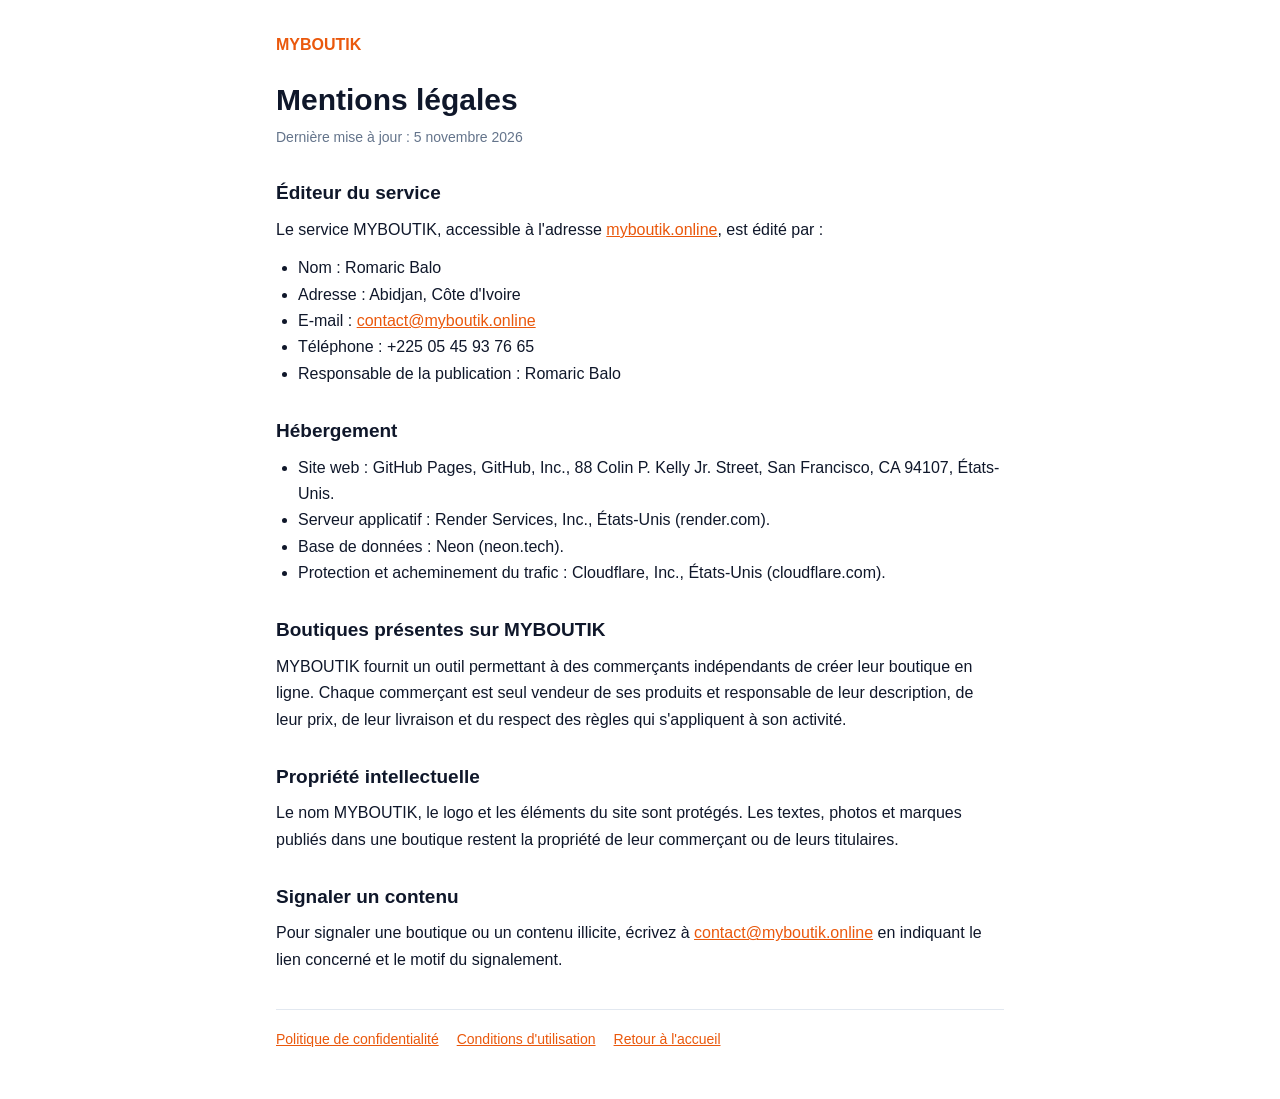
<file: mentions-legales.html>
<!DOCTYPE html>
<html lang="fr">
<head>
<meta charset="UTF-8">
<meta name="viewport" content="width=device-width, initial-scale=1.0">
<title>Mentions légales — MYBOUTIK</title>
<meta name="description" content="Informations légales sur l'éditeur et les hébergeurs du service MYBOUTIK.">
<link rel="canonical" href="https://myboutik.online/mentions-legales.html">
<link rel="stylesheet" href="legal.css">
</head>
<body>
<main>
<a class="brand" href="index.html">MYBOUTIK</a>
<h1>Mentions légales</h1>
<p class="updated">Dernière mise à jour : 5 novembre 2026</p>

<h2>Éditeur du service</h2>
<p>Le service MYBOUTIK, accessible à l'adresse <a href="https://myboutik.online/">myboutik.online</a>, est édité par :</p>
<ul>
  <li>Nom : Romaric Balo</li>
  <li>Adresse : Abidjan, Côte d'Ivoire</li>
  <li>E-mail : <a href="mailto:contact@myboutik.online">contact@myboutik.online</a></li>
  <li>Téléphone : +225 05 45 93 76 65</li>
  <li>Responsable de la publication : Romaric Balo</li>
</ul>

<h2>Hébergement</h2>
<ul>
  <li>Site web : GitHub Pages, GitHub, Inc., 88 Colin P. Kelly Jr. Street, San Francisco, CA 94107, États-Unis.</li>
  <li>Serveur applicatif : Render Services, Inc., États-Unis (render.com).</li>
  <li>Base de données : Neon (neon.tech).</li>
  <li>Protection et acheminement du trafic : Cloudflare, Inc., États-Unis (cloudflare.com).</li>
</ul>

<h2>Boutiques présentes sur MYBOUTIK</h2>
<p>MYBOUTIK fournit un outil permettant à des commerçants indépendants de créer leur boutique en ligne. Chaque commerçant est seul vendeur de ses produits et responsable de leur description, de leur prix, de leur livraison et du respect des règles qui s'appliquent à son activité.</p>

<h2>Propriété intellectuelle</h2>
<p>Le nom MYBOUTIK, le logo et les éléments du site sont protégés. Les textes, photos et marques publiés dans une boutique restent la propriété de leur commerçant ou de leurs titulaires.</p>

<h2>Signaler un contenu</h2>
<p>Pour signaler une boutique ou un contenu illicite, écrivez à <a href="mailto:contact@myboutik.online">contact@myboutik.online</a> en indiquant le lien concerné et le motif du signalement.</p>

<nav class="legal"><a href="confidentialite.html">Politique de confidentialité</a><a href="conditions.html">Conditions d'utilisation</a><a href="index.html">Retour à l'accueil</a></nav>
</main>
</body>
</html>
</file>
<file: legal.css>
:root{ --blue:#ea580c; --ink:#0f172a; --gray:#64748b; --border:#e2e8f0; --bg:#ffffff; --todo:#fef3c7; --todo-ink:#92400e; }
@media (prefers-color-scheme:dark){ :root{ --blue:#fb923c; --ink:#f1f5f9; --gray:#94a3b8; --border:#334155; --bg:#0f172a; --todo:#78350f; --todo-ink:#fde68a; } }
*{box-sizing:border-box;margin:0;padding:0}
body{font-family:-apple-system,'Segoe UI',Roboto,Arial,sans-serif;color:var(--ink);background:var(--bg);line-height:1.65}
main{max-width:760px;margin:0 auto;padding:32px 16px 48px}
.brand{display:inline-block;font-weight:800;color:var(--blue);text-decoration:none;margin-bottom:24px}
h1{font-size:30px;line-height:1.2;margin-bottom:8px}
.updated{color:var(--gray);font-size:14px;margin-bottom:28px}
h2{font-size:19px;margin:28px 0 8px}
p,ul{margin-bottom:12px}
ul{padding-left:22px}
a{color:var(--blue)}
.todo{background:var(--todo);color:var(--todo-ink);padding:1px 6px;border-radius:4px;font-weight:600}
nav.legal{margin-top:36px;padding-top:18px;border-top:1px solid var(--border);font-size:14px;display:flex;flex-wrap:wrap;gap:6px 18px}
</file>
